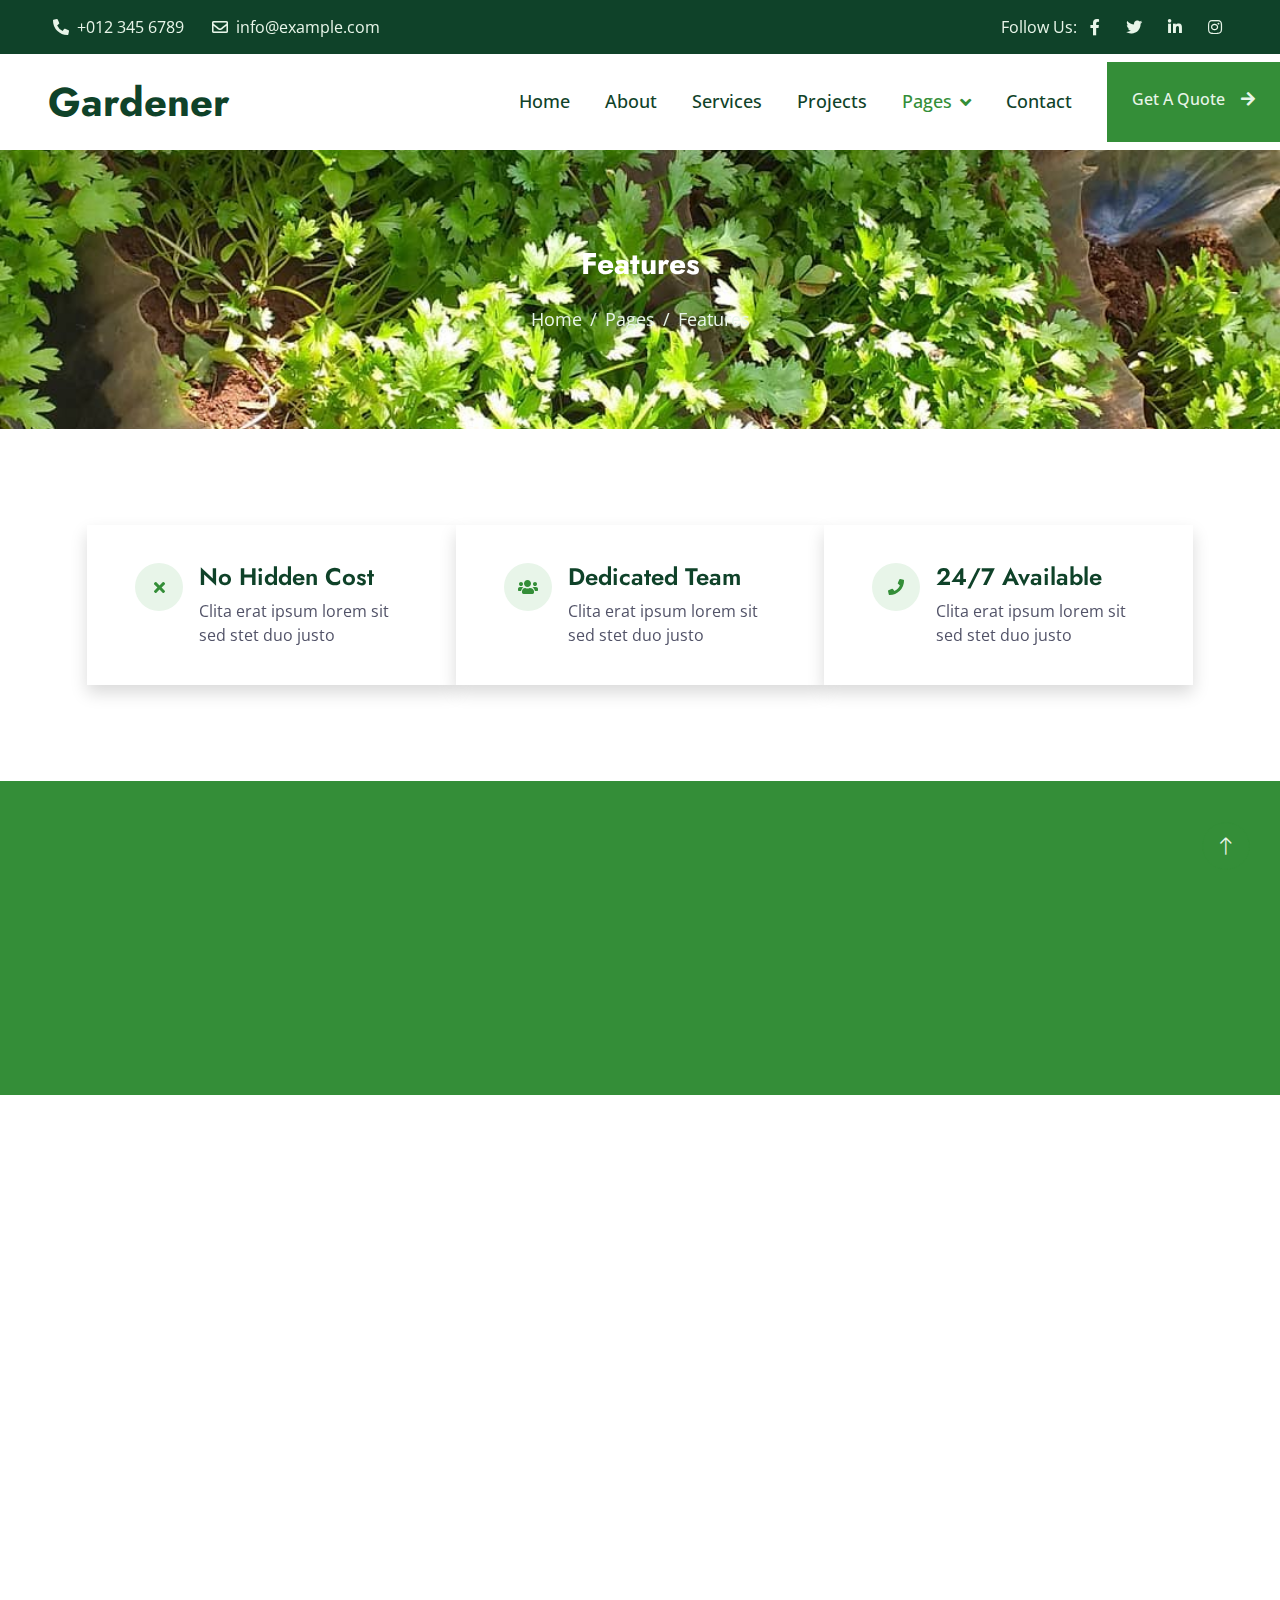
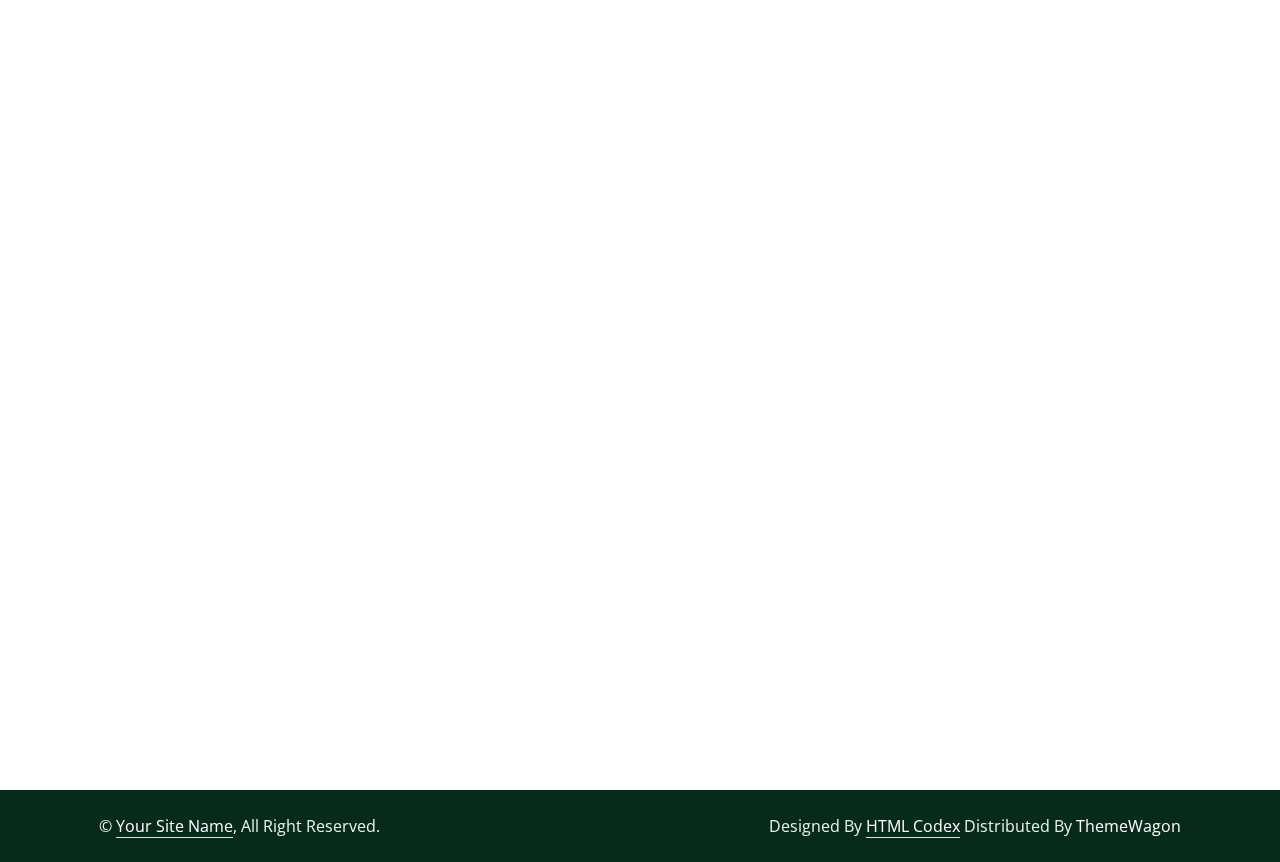
<file: feature.html>
<!DOCTYPE html>
<html lang="en">

<head>
    <meta charset="utf-8">
    <title>Gardener - Gardening Website Template</title>
    <meta content="width=device-width, initial-scale=1.0" name="viewport">
    <meta content="" name="keywords">
    <meta content="" name="description">

    <!-- Favicon -->
    <link href="img/favicon.ico" rel="icon">

    <!-- Google Web Fonts -->
    <link rel="preconnect" href="https://fonts.googleapis.com">
    <link rel="preconnect" href="https://fonts.gstatic.com" crossorigin>
    <link href="https://fonts.googleapis.com/css2?family=Jost:wght@500;600;700&family=Open+Sans:wght@400;500&display=swap" rel="stylesheet">  

    <!-- Icon Font Stylesheet -->
    <link href="https://cdnjs.cloudflare.com/ajax/libs/font-awesome/5.10.0/css/all.min.css" rel="stylesheet">
    <link href="https://cdn.jsdelivr.net/npm/bootstrap-icons@1.4.1/font/bootstrap-icons.css" rel="stylesheet">

    <!-- Libraries Stylesheet -->
    <link href="lib/animate/animate.min.css" rel="stylesheet">
    <link href="lib/owlcarousel/assets/owl.carousel.min.css" rel="stylesheet">
    <link href="lib/lightbox/css/lightbox.min.css" rel="stylesheet">

    <!-- Customized Bootstrap Stylesheet -->
    <link href="css/bootstrap.min.css" rel="stylesheet">

    <!-- Template Stylesheet -->
    <link href="css/style.css" rel="stylesheet">
</head>

<body>
    <!-- Spinner Start -->
    <div id="spinner" class="show bg-white position-fixed translate-middle w-100 vh-100 top-50 start-50 d-flex align-items-center justify-content-center">
        <div class="spinner-border text-primary" role="status" style="width: 3rem; height: 3rem;"></div>
    </div>
    <!-- Spinner End -->


    <!-- Topbar Start -->
    <div class="container-fluid bg-dark text-light px-0 py-2">
        <div class="row gx-0 d-none d-lg-flex">
            <div class="col-lg-7 px-5 text-start">
                <div class="h-100 d-inline-flex align-items-center me-4">
                    <span class="fa fa-phone-alt me-2"></span>
                    <span>+012 345 6789</span>
                </div>
                <div class="h-100 d-inline-flex align-items-center">
                    <span class="far fa-envelope me-2"></span>
                    <span>info@example.com</span>
                </div>
            </div>
            <div class="col-lg-5 px-5 text-end">
                <div class="h-100 d-inline-flex align-items-center mx-n2">
                    <span>Follow Us:</span>
                    <a class="btn btn-link text-light" href=""><i class="fab fa-facebook-f"></i></a>
                    <a class="btn btn-link text-light" href=""><i class="fab fa-twitter"></i></a>
                    <a class="btn btn-link text-light" href=""><i class="fab fa-linkedin-in"></i></a>
                    <a class="btn btn-link text-light" href=""><i class="fab fa-instagram"></i></a>
                </div>
            </div>
        </div>
    </div>
    <!-- Topbar End -->


    <!-- Navbar Start -->
    <nav class="navbar navbar-expand-lg bg-white navbar-light sticky-top p-0">
        <a href="index.html" class="navbar-brand d-flex align-items-center px-4 px-lg-5">
            <h1 class="m-0">Gardener</h1>
        </a>
        <button type="button" class="navbar-toggler me-4" data-bs-toggle="collapse" data-bs-target="#navbarCollapse">
            <span class="navbar-toggler-icon"></span>
        </button>
        <div class="collapse navbar-collapse" id="navbarCollapse">
            <div class="navbar-nav ms-auto p-4 p-lg-0">
                <a href="index.html" class="nav-item nav-link">Home</a>
                <a href="about.html" class="nav-item nav-link">About</a>
                <a href="service.html" class="nav-item nav-link">Services</a>
                <a href="project.html" class="nav-item nav-link">Projects</a>
                <div class="nav-item dropdown">
                    <a href="#" class="nav-link dropdown-toggle active" data-bs-toggle="dropdown">Pages</a>
                    <div class="dropdown-menu bg-light m-0">
                        <a href="feature.html" class="dropdown-item active">Features</a>
                        <a href="quote.html" class="dropdown-item">Free Quote</a>
                        <a href="team.html" class="dropdown-item">Our Team</a>
                        <a href="testimonial.html" class="dropdown-item">Testimonial</a>
                        <a href="404.html" class="dropdown-item">404 Page</a>
                    </div>
                </div>
                <a href="contact.html" class="nav-item nav-link">Contact</a>
            </div>
            <a href="" class="btn btn-primary py-4 px-lg-4 rounded-0 d-none d-lg-block">Get A Quote<i class="fa fa-arrow-right ms-3"></i></a>
        </div>
    </nav>
    <!-- Navbar End -->


    <!-- Page Header Start -->
    <div class="container-fluid page-header py-5 mb-5 wow fadeIn" data-wow-delay="0.1s">
        <div class="container text-center py-5">
            <h1 class="display-3 text-white mb-4 animated slideInDown">Features</h1>
            <nav aria-label="breadcrumb animated slideInDown">
                <ol class="breadcrumb justify-content-center mb-0">
                    <li class="breadcrumb-item"><a href="#">Home</a></li>
                    <li class="breadcrumb-item"><a href="#">Pages</a></li>
                    <li class="breadcrumb-item active" aria-current="page">Features</li>
                </ol>
            </nav>
        </div>
    </div>
    <!-- Page Header End -->


    <!-- Feature Start -->
    <div class="container-fluid py-5">
        <div class="container">
            <div class="row gx-0">
                <div class="col-lg-4 wow fadeIn" data-wow-delay="0.1s">
                    <div class="bg-white shadow d-flex align-items-center h-100 px-5" style="min-height: 160px;">
                        <div class="d-flex">
                            <div class="flex-shrink-0 btn-lg-square rounded-circle bg-light">
                                <i class="fa fa-times text-primary"></i>
                            </div>
                            <div class="ps-3">
                                <h4>No Hidden Cost</h4>
                                <span>Clita erat ipsum lorem sit sed stet duo justo</span>
                            </div>
                        </div>
                    </div>
                </div>
                <div class="col-lg-4 wow fadeIn" data-wow-delay="0.3s">
                    <div class="bg-white shadow d-flex align-items-center h-100 px-5" style="min-height: 160px;">
                        <div class="d-flex">
                            <div class="flex-shrink-0 btn-lg-square rounded-circle bg-light">
                                <i class="fa fa-users text-primary"></i>
                            </div>
                            <div class="ps-3">
                                <h4>Dedicated Team</h4>
                                <span>Clita erat ipsum lorem sit sed stet duo justo</span>
                            </div>
                        </div>
                    </div>
                </div>
                <div class="col-lg-4 wow fadeIn" data-wow-delay="0.5s">
                    <div class="bg-white shadow d-flex align-items-center h-100 px-5" style="min-height: 160px;">
                        <div class="d-flex">
                            <div class="flex-shrink-0 btn-lg-square rounded-circle bg-light">
                                <i class="fa fa-phone text-primary"></i>
                            </div>
                            <div class="ps-3">
                                <h4>24/7 Available</h4>
                                <span>Clita erat ipsum lorem sit sed stet duo justo</span>
                            </div>
                        </div>
                    </div>
                </div>
            </div>
        </div>
    </div>
    <!-- Feature End -->


    <!-- Facts Start -->
    <div class="container-fluid facts my-5 py-5" data-parallax="scroll" data-image-src="img/carousel-1.jpg">
        <div class="container py-5">
            <div class="row g-5">
                <div class="col-sm-6 col-lg-3 text-center wow fadeIn" data-wow-delay="0.1s">
                    <h1 class="display-4 text-white" data-toggle="counter-up">1234</h1>
                    <span class="fs-5 fw-semi-bold text-light">Happy Clients</span>
                </div>
                <div class="col-sm-6 col-lg-3 text-center wow fadeIn" data-wow-delay="0.3s">
                    <h1 class="display-4 text-white" data-toggle="counter-up">1234</h1>
                    <span class="fs-5 fw-semi-bold text-light">Garden Complated</span>
                </div>
                <div class="col-sm-6 col-lg-3 text-center wow fadeIn" data-wow-delay="0.5s">
                    <h1 class="display-4 text-white" data-toggle="counter-up">1234</h1>
                    <span class="fs-5 fw-semi-bold text-light">Dedicated Staff</span>
                </div>
                <div class="col-sm-6 col-lg-3 text-center wow fadeIn" data-wow-delay="0.7s">
                    <h1 class="display-4 text-white" data-toggle="counter-up">1234</h1>
                    <span class="fs-5 fw-semi-bold text-light">Awards Achieved</span>
                </div>
            </div>
        </div>
    </div>
    <!-- Facts End -->


    <!-- Features Start -->
    <div class="container-xxl py-5">
        <div class="container">
            <div class="row g-5 align-items-center">
                <div class="col-lg-6 wow fadeInUp" data-wow-delay="0.1s">
                    <p class="fs-5 fw-bold text-primary">Why Choosing Us!</p>
                    <h1 class="display-5 mb-4">Few Reasons Why People Choosing Us!</h1>
                    <p class="mb-4">Tempor erat elitr rebum at clita. Diam dolor diam ipsum sit. Aliqu diam amet diam et eos. Clita erat ipsum et lorem et sit, sed stet lorem sit clita duo justo magna dolore erat amet</p>
                    <a class="btn btn-primary py-3 px-4" href="">Explore More</a>
                </div>
                <div class="col-lg-6">
                    <div class="row g-4 align-items-center">
                        <div class="col-md-6">
                            <div class="row g-4">
                                <div class="col-12 wow fadeIn" data-wow-delay="0.3s">
                                    <div class="text-center rounded py-5 px-4" style="box-shadow: 0 0 45px rgba(0,0,0,.08);">
                                        <div class="btn-square bg-light rounded-circle mx-auto mb-4" style="width: 90px; height: 90px;">
                                            <i class="fa fa-check fa-3x text-primary"></i>
                                        </div>
                                        <h4 class="mb-0">100% Satisfaction</h4>
                                    </div>
                                </div>
                                <div class="col-12 wow fadeIn" data-wow-delay="0.5s">
                                    <div class="text-center rounded py-5 px-4" style="box-shadow: 0 0 45px rgba(0,0,0,.08);">
                                        <div class="btn-square bg-light rounded-circle mx-auto mb-4" style="width: 90px; height: 90px;">
                                            <i class="fa fa-users fa-3x text-primary"></i>
                                        </div>
                                        <h4 class="mb-0">Dedicated Team</h4>
                                    </div>
                                </div>
                            </div>
                        </div>
                        <div class="col-md-6 wow fadeIn" data-wow-delay="0.7s">
                            <div class="text-center rounded py-5 px-4" style="box-shadow: 0 0 45px rgba(0,0,0,.08);">
                                <div class="btn-square bg-light rounded-circle mx-auto mb-4" style="width: 90px; height: 90px;">
                                    <i class="fa fa-tools fa-3x text-primary"></i>
                                </div>
                                <h4 class="mb-0">Modern Equipment</h4>
                            </div>
                        </div>
                    </div>
                </div>
            </div>
        </div>
    </div>
    <!-- Features End -->


    <!-- Footer Start -->
    <div class="container-fluid bg-dark text-light footer mt-5 py-5 wow fadeIn" data-wow-delay="0.1s">
        <div class="container py-5">
            <div class="row g-5">
                <div class="col-lg-3 col-md-6">
                    <h4 class="text-white mb-4">Our Office</h4>
                    <p class="mb-2"><i class="fa fa-map-marker-alt me-3"></i>123 Street, New York, USA</p>
                    <p class="mb-2"><i class="fa fa-phone-alt me-3"></i>+012 345 67890</p>
                    <p class="mb-2"><i class="fa fa-envelope me-3"></i>info@example.com</p>
                    <div class="d-flex pt-2">
                        <a class="btn btn-square btn-outline-light rounded-circle me-2" href=""><i class="fab fa-twitter"></i></a>
                        <a class="btn btn-square btn-outline-light rounded-circle me-2" href=""><i class="fab fa-facebook-f"></i></a>
                        <a class="btn btn-square btn-outline-light rounded-circle me-2" href=""><i class="fab fa-youtube"></i></a>
                        <a class="btn btn-square btn-outline-light rounded-circle me-2" href=""><i class="fab fa-linkedin-in"></i></a>
                    </div>
                </div>
                <div class="col-lg-3 col-md-6">
                    <h4 class="text-white mb-4">Services</h4>
                    <a class="btn btn-link" href="">Landscaping</a>
                    <a class="btn btn-link" href="">Pruning plants</a>
                    <a class="btn btn-link" href="">Urban Gardening</a>
                    <a class="btn btn-link" href="">Garden Maintenance</a>
                    <a class="btn btn-link" href="">Green Technology</a>
                </div>
                <div class="col-lg-3 col-md-6">
                    <h4 class="text-white mb-4">Quick Links</h4>
                    <a class="btn btn-link" href="">About Us</a>
                    <a class="btn btn-link" href="">Contact Us</a>
                    <a class="btn btn-link" href="">Our Services</a>
                    <a class="btn btn-link" href="">Terms & Condition</a>
                    <a class="btn btn-link" href="">Support</a>
                </div>
                <div class="col-lg-3 col-md-6">
                    <h4 class="text-white mb-4">Newsletter</h4>
                    <p>Dolor amet sit justo amet elitr clita ipsum elitr est.</p>
                    <div class="position-relative w-100">
                        <input class="form-control bg-light border-light w-100 py-3 ps-4 pe-5" type="text" placeholder="Your email">
                        <button type="button" class="btn btn-primary py-2 position-absolute top-0 end-0 mt-2 me-2">SignUp</button>
                    </div>
                </div>
            </div>
        </div>
    </div>
    <!-- Footer End -->


    <!-- Copyright Start -->
    <div class="container-fluid copyright py-4">
        <div class="container">
            <div class="row">
                <div class="col-md-6 text-center text-md-start mb-3 mb-md-0">
                    &copy; <a class="border-bottom" href="#">Your Site Name</a>, All Right Reserved.
                </div>
                <div class="col-md-6 text-center text-md-end">
                    <!--/*** This template is free as long as you keep the footer author’s credit link/attribution link/backlink. If you'd like to use the template without the footer author’s credit link/attribution link/backlink, you can purchase the Credit Removal License from "https://htmlcodex.com/credit-removal". Thank you for your support. ***/-->
                    Designed By <a class="border-bottom" href="https://htmlcodex.com">HTML Codex</a> Distributed By <a href="https://themewagon.com">ThemeWagon</a>
                </div>
            </div>
        </div>
    </div>
    <!-- Copyright End -->


    <!-- Back to Top -->
    <a href="#" class="btn btn-lg btn-primary btn-lg-square rounded-circle back-to-top"><i class="bi bi-arrow-up"></i></a>


    <!-- JavaScript Libraries -->
    <script src="https://code.jquery.com/jquery-3.4.1.min.js"></script>
    <script src="https://cdn.jsdelivr.net/npm/bootstrap@5.0.0/dist/js/bootstrap.bundle.min.js"></script>
    <script src="lib/wow/wow.min.js"></script>
    <script src="lib/easing/easing.min.js"></script>
    <script src="lib/waypoints/waypoints.min.js"></script>
    <script src="lib/owlcarousel/owl.carousel.min.js"></script>
    <script src="lib/counterup/counterup.min.js"></script>
    <script src="lib/parallax/parallax.min.js"></script>
    <script src="lib/isotope/isotope.pkgd.min.js"></script>
    <script src="lib/lightbox/js/lightbox.min.js"></script>

    <!-- Template Javascript -->
    <script src="js/main.js"></script>
</body>

</html>
</file>
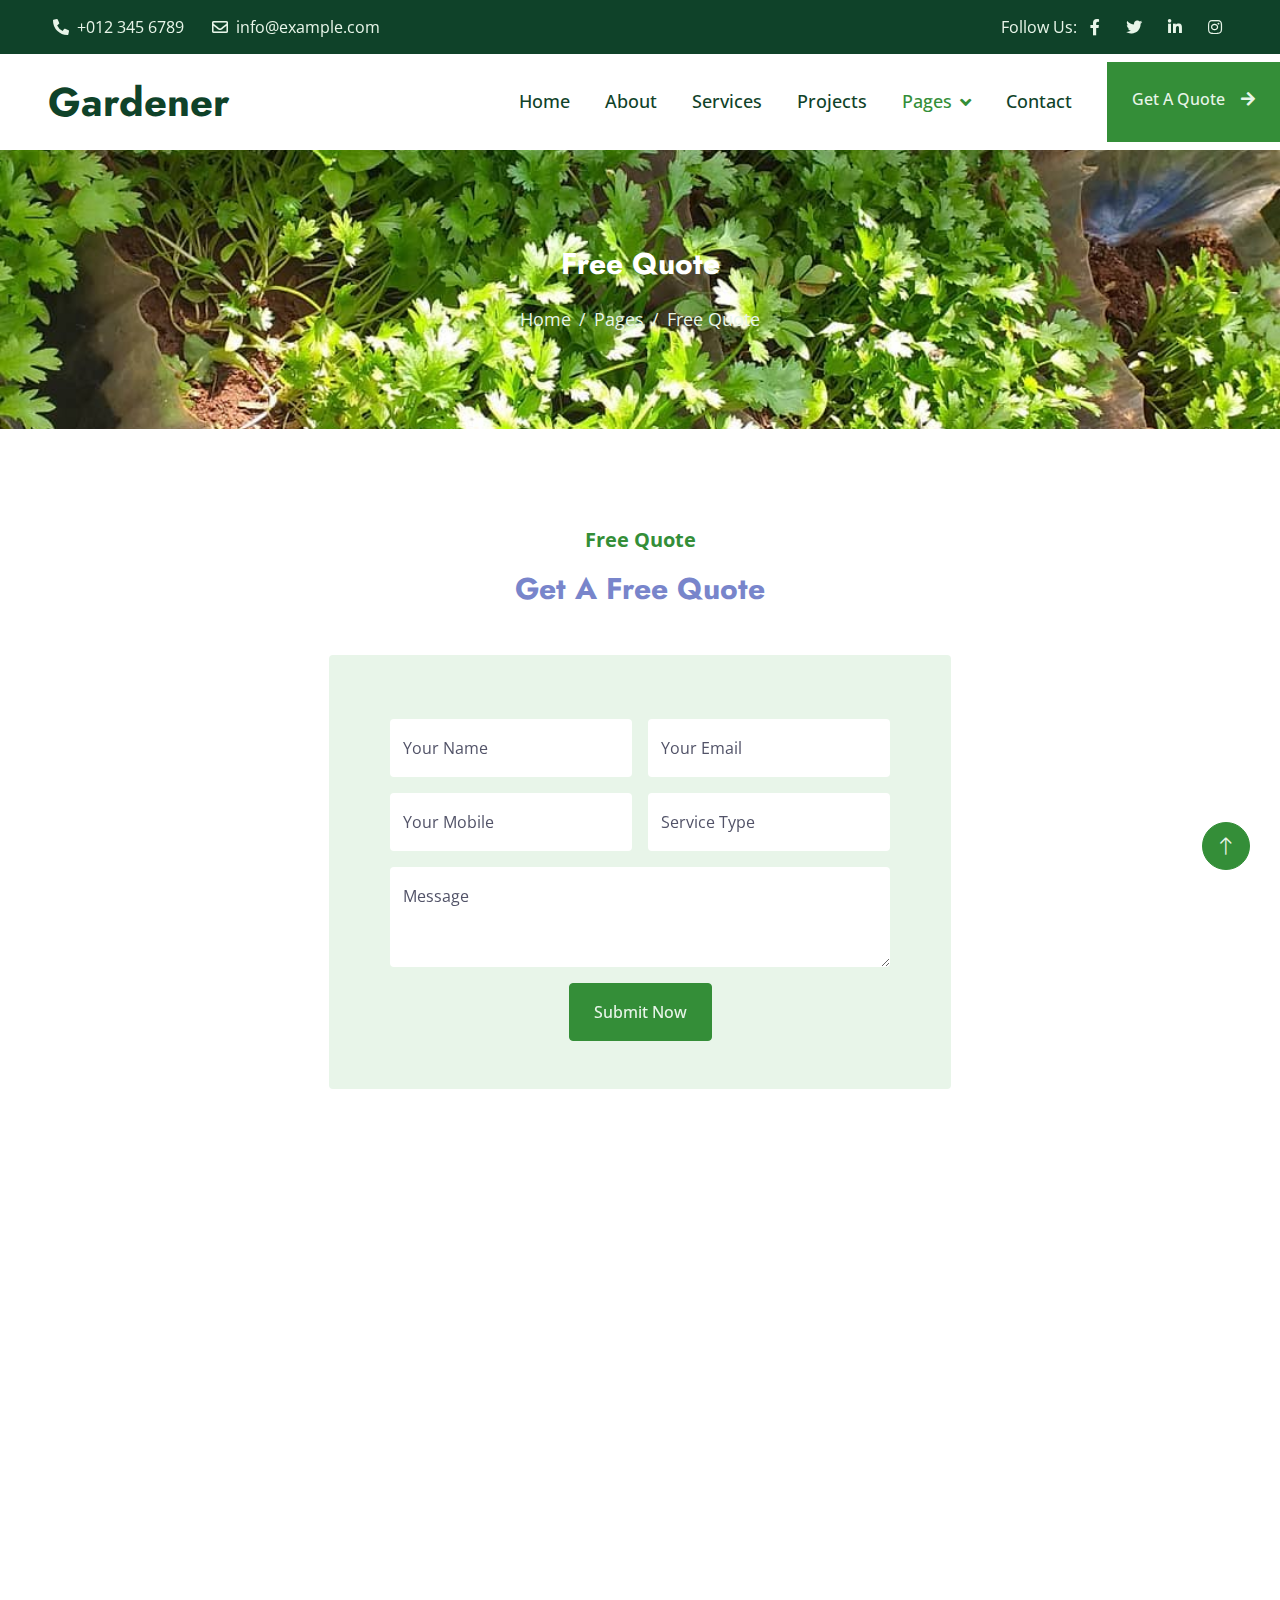
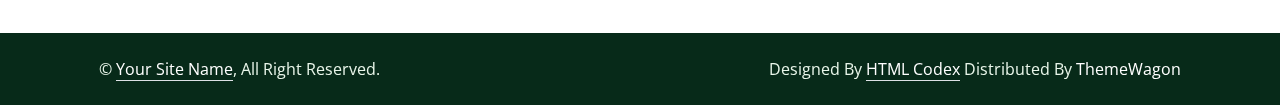
<file: quote.html>
<!DOCTYPE html>
<html lang="en">

<head>
    <meta charset="utf-8">
    <title>Gardener - Gardening Website Template</title>
    <meta content="width=device-width, initial-scale=1.0" name="viewport">
    <meta content="" name="keywords">
    <meta content="" name="description">

    <!-- Favicon -->
    <link href="img/favicon.ico" rel="icon">

    <!-- Google Web Fonts -->
    <link rel="preconnect" href="https://fonts.googleapis.com">
    <link rel="preconnect" href="https://fonts.gstatic.com" crossorigin>
    <link href="https://fonts.googleapis.com/css2?family=Jost:wght@500;600;700&family=Open+Sans:wght@400;500&display=swap" rel="stylesheet">  

    <!-- Icon Font Stylesheet -->
    <link href="https://cdnjs.cloudflare.com/ajax/libs/font-awesome/5.10.0/css/all.min.css" rel="stylesheet">
    <link href="https://cdn.jsdelivr.net/npm/bootstrap-icons@1.4.1/font/bootstrap-icons.css" rel="stylesheet">

    <!-- Libraries Stylesheet -->
    <link href="lib/animate/animate.min.css" rel="stylesheet">
    <link href="lib/owlcarousel/assets/owl.carousel.min.css" rel="stylesheet">
    <link href="lib/lightbox/css/lightbox.min.css" rel="stylesheet">

    <!-- Customized Bootstrap Stylesheet -->
    <link href="css/bootstrap.min.css" rel="stylesheet">

    <!-- Template Stylesheet -->
    <link href="css/style.css" rel="stylesheet">
</head>

<body>
    <!-- Spinner Start -->
    <div id="spinner" class="show bg-white position-fixed translate-middle w-100 vh-100 top-50 start-50 d-flex align-items-center justify-content-center">
        <div class="spinner-border text-primary" role="status" style="width: 3rem; height: 3rem;"></div>
    </div>
    <!-- Spinner End -->


    <!-- Topbar Start -->
    <div class="container-fluid bg-dark text-light px-0 py-2">
        <div class="row gx-0 d-none d-lg-flex">
            <div class="col-lg-7 px-5 text-start">
                <div class="h-100 d-inline-flex align-items-center me-4">
                    <span class="fa fa-phone-alt me-2"></span>
                    <span>+012 345 6789</span>
                </div>
                <div class="h-100 d-inline-flex align-items-center">
                    <span class="far fa-envelope me-2"></span>
                    <span>info@example.com</span>
                </div>
            </div>
            <div class="col-lg-5 px-5 text-end">
                <div class="h-100 d-inline-flex align-items-center mx-n2">
                    <span>Follow Us:</span>
                    <a class="btn btn-link text-light" href=""><i class="fab fa-facebook-f"></i></a>
                    <a class="btn btn-link text-light" href=""><i class="fab fa-twitter"></i></a>
                    <a class="btn btn-link text-light" href=""><i class="fab fa-linkedin-in"></i></a>
                    <a class="btn btn-link text-light" href=""><i class="fab fa-instagram"></i></a>
                </div>
            </div>
        </div>
    </div>
    <!-- Topbar End -->


    <!-- Navbar Start -->
    <nav class="navbar navbar-expand-lg bg-white navbar-light sticky-top p-0">
        <a href="index.html" class="navbar-brand d-flex align-items-center px-4 px-lg-5">
            <h1 class="m-0">Gardener</h1>
        </a>
        <button type="button" class="navbar-toggler me-4" data-bs-toggle="collapse" data-bs-target="#navbarCollapse">
            <span class="navbar-toggler-icon"></span>
        </button>
        <div class="collapse navbar-collapse" id="navbarCollapse">
            <div class="navbar-nav ms-auto p-4 p-lg-0">
                <a href="index.html" class="nav-item nav-link">Home</a>
                <a href="about.html" class="nav-item nav-link">About</a>
                <a href="service.html" class="nav-item nav-link">Services</a>
                <a href="project.html" class="nav-item nav-link">Projects</a>
                <div class="nav-item dropdown">
                    <a href="#" class="nav-link dropdown-toggle active" data-bs-toggle="dropdown">Pages</a>
                    <div class="dropdown-menu bg-light m-0">
                        <a href="feature.html" class="dropdown-item">Features</a>
                        <a href="quote.html" class="dropdown-item active">Free Quote</a>
                        <a href="team.html" class="dropdown-item">Our Team</a>
                        <a href="testimonial.html" class="dropdown-item">Testimonial</a>
                        <a href="404.html" class="dropdown-item">404 Page</a>
                    </div>
                </div>
                <a href="contact.html" class="nav-item nav-link">Contact</a>
            </div>
            <a href="" class="btn btn-primary py-4 px-lg-4 rounded-0 d-none d-lg-block">Get A Quote<i class="fa fa-arrow-right ms-3"></i></a>
        </div>
    </nav>
    <!-- Navbar End -->


    <!-- Page Header Start -->
    <div class="container-fluid page-header py-5 mb-5 wow fadeIn" data-wow-delay="0.1s">
        <div class="container text-center py-5">
            <h1 class="display-3 text-white mb-4 animated slideInDown">Free Quote</h1>
            <nav aria-label="breadcrumb animated slideInDown">
                <ol class="breadcrumb justify-content-center mb-0">
                    <li class="breadcrumb-item"><a href="#">Home</a></li>
                    <li class="breadcrumb-item"><a href="#">Pages</a></li>
                    <li class="breadcrumb-item active" aria-current="page">Free Quote</li>
                </ol>
            </nav>
        </div>
    </div>
    <!-- Page Header End -->


    <!-- Quote Start -->
    <div class="container-fluid py-5">
        <div class="container">
            <div class="text-center mx-auto wow fadeInUp" data-wow-delay="0.1s" style="max-width: 500px;">
                <p class="fs-5 fw-bold text-primary">Free Quote</p>
                <h1 class="display-5 mb-5">Get A Free Quote</h1>
            </div>
            <div class="row justify-content-center">
                <div class="col-lg-7">
                    <div class="bg-light rounded p-4 p-sm-5 wow fadeInUp" data-wow-delay="0.1s">
                        <div class="row g-3">
                            <div class="col-sm-6">
                                <div class="form-floating">
                                    <input type="text" class="form-control border-0" id="gname" placeholder="Gurdian Name">
                                    <label for="gname">Your Name</label>
                                </div>
                            </div>
                            <div class="col-sm-6">
                                <div class="form-floating">
                                    <input type="email" class="form-control border-0" id="gmail" placeholder="Gurdian Email">
                                    <label for="gmail">Your Email</label>
                                </div>
                            </div>
                            <div class="col-sm-6">
                                <div class="form-floating">
                                    <input type="text" class="form-control border-0" id="cname" placeholder="Child Name">
                                    <label for="cname">Your Mobile</label>
                                </div>
                            </div>
                            <div class="col-sm-6">
                                <div class="form-floating">
                                    <input type="text" class="form-control border-0" id="cage" placeholder="Child Age">
                                    <label for="cage">Service Type</label>
                                </div>
                            </div>
                            <div class="col-12">
                                <div class="form-floating">
                                    <textarea class="form-control border-0" placeholder="Leave a message here" id="message" style="height: 100px"></textarea>
                                    <label for="message">Message</label>
                                </div>
                            </div>
                            <div class="col-12 text-center">
                                <button class="btn btn-primary py-3 px-4" type="submit">Submit Now</button>
                            </div>
                        </div>
                    </div>
                </div>
            </div>
        </div>
    </div>
    <!-- Quote End -->


    <!-- Footer Start -->
    <div class="container-fluid bg-dark text-light footer mt-5 py-5 wow fadeIn" data-wow-delay="0.1s">
        <div class="container py-5">
            <div class="row g-5">
                <div class="col-lg-3 col-md-6">
                    <h4 class="text-white mb-4">Our Office</h4>
                    <p class="mb-2"><i class="fa fa-map-marker-alt me-3"></i>123 Street, New York, USA</p>
                    <p class="mb-2"><i class="fa fa-phone-alt me-3"></i>+012 345 67890</p>
                    <p class="mb-2"><i class="fa fa-envelope me-3"></i>info@example.com</p>
                    <div class="d-flex pt-2">
                        <a class="btn btn-square btn-outline-light rounded-circle me-2" href=""><i class="fab fa-twitter"></i></a>
                        <a class="btn btn-square btn-outline-light rounded-circle me-2" href=""><i class="fab fa-facebook-f"></i></a>
                        <a class="btn btn-square btn-outline-light rounded-circle me-2" href=""><i class="fab fa-youtube"></i></a>
                        <a class="btn btn-square btn-outline-light rounded-circle me-2" href=""><i class="fab fa-linkedin-in"></i></a>
                    </div>
                </div>
                <div class="col-lg-3 col-md-6">
                    <h4 class="text-white mb-4">Services</h4>
                    <a class="btn btn-link" href="">Landscaping</a>
                    <a class="btn btn-link" href="">Pruning plants</a>
                    <a class="btn btn-link" href="">Urban Gardening</a>
                    <a class="btn btn-link" href="">Garden Maintenance</a>
                    <a class="btn btn-link" href="">Green Technology</a>
                </div>
                <div class="col-lg-3 col-md-6">
                    <h4 class="text-white mb-4">Quick Links</h4>
                    <a class="btn btn-link" href="">About Us</a>
                    <a class="btn btn-link" href="">Contact Us</a>
                    <a class="btn btn-link" href="">Our Services</a>
                    <a class="btn btn-link" href="">Terms & Condition</a>
                    <a class="btn btn-link" href="">Support</a>
                </div>
                <div class="col-lg-3 col-md-6">
                    <h4 class="text-white mb-4">Newsletter</h4>
                    <p>Dolor amet sit justo amet elitr clita ipsum elitr est.</p>
                    <div class="position-relative w-100">
                        <input class="form-control bg-light border-light w-100 py-3 ps-4 pe-5" type="text" placeholder="Your email">
                        <button type="button" class="btn btn-primary py-2 position-absolute top-0 end-0 mt-2 me-2">SignUp</button>
                    </div>
                </div>
            </div>
        </div>
    </div>
    <!-- Footer End -->


    <!-- Copyright Start -->
    <div class="container-fluid copyright py-4">
        <div class="container">
            <div class="row">
                <div class="col-md-6 text-center text-md-start mb-3 mb-md-0">
                    &copy; <a class="border-bottom" href="#">Your Site Name</a>, All Right Reserved.
                </div>
                <div class="col-md-6 text-center text-md-end">
                    <!--/*** This template is free as long as you keep the footer author’s credit link/attribution link/backlink. If you'd like to use the template without the footer author’s credit link/attribution link/backlink, you can purchase the Credit Removal License from "https://htmlcodex.com/credit-removal". Thank you for your support. ***/-->
                    Designed By <a class="border-bottom" href="https://htmlcodex.com">HTML Codex</a> Distributed By <a href="https://themewagon.com">ThemeWagon</a>
                </div>
            </div>
        </div>
    </div>
    <!-- Copyright End -->


    <!-- Back to Top -->
    <a href="#" class="btn btn-lg btn-primary btn-lg-square rounded-circle back-to-top"><i class="bi bi-arrow-up"></i></a>


    <!-- JavaScript Libraries -->
    <script src="https://code.jquery.com/jquery-3.4.1.min.js"></script>
    <script src="https://cdn.jsdelivr.net/npm/bootstrap@5.0.0/dist/js/bootstrap.bundle.min.js"></script>
    <script src="lib/wow/wow.min.js"></script>
    <script src="lib/easing/easing.min.js"></script>
    <script src="lib/waypoints/waypoints.min.js"></script>
    <script src="lib/owlcarousel/owl.carousel.min.js"></script>
    <script src="lib/counterup/counterup.min.js"></script>
    <script src="lib/parallax/parallax.min.js"></script>
    <script src="lib/isotope/isotope.pkgd.min.js"></script>
    <script src="lib/lightbox/js/lightbox.min.js"></script>

    <!-- Template Javascript -->
    <script src="js/main.js"></script>
</body>

</html>
</file>
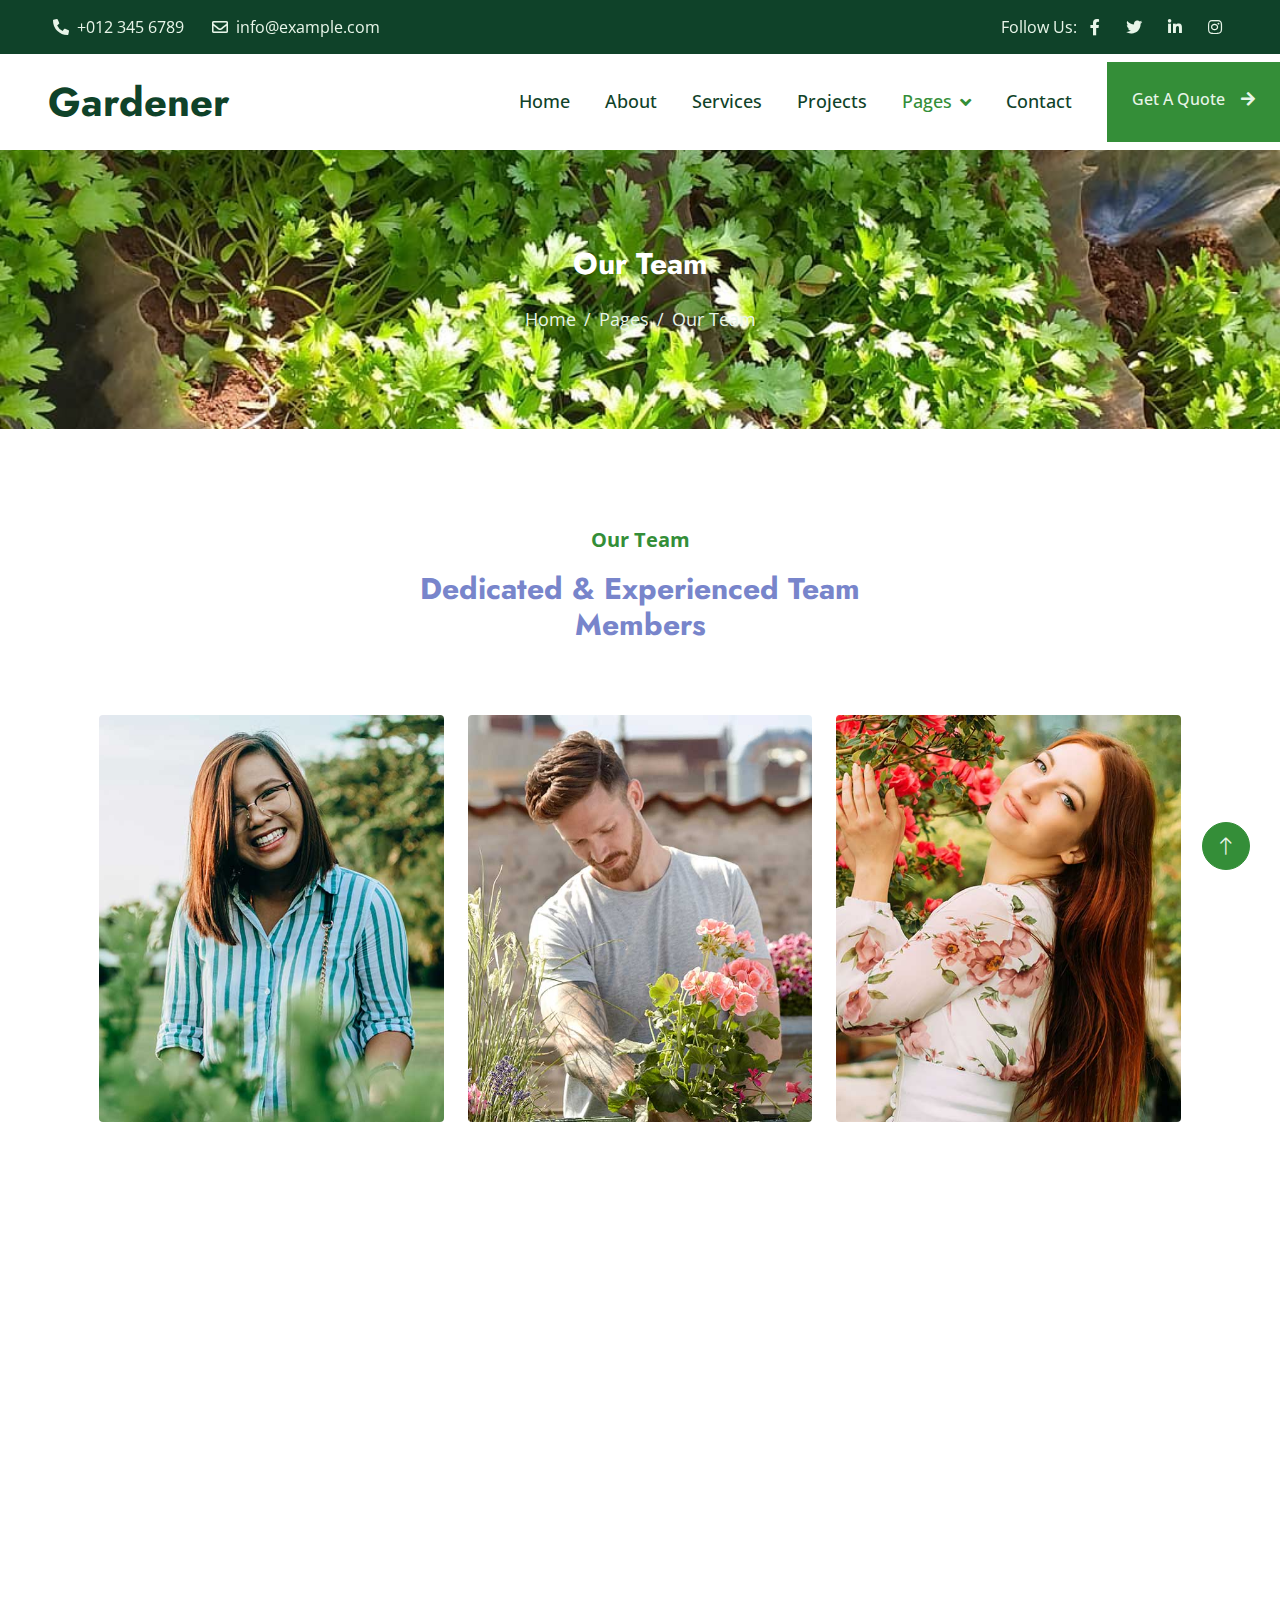
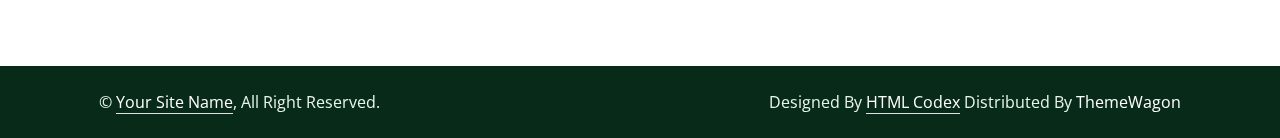
<file: team.html>
<!DOCTYPE html>
<html lang="en">

<head>
    <meta charset="utf-8">
    <title>Gardener - Gardening Website Template</title>
    <meta content="width=device-width, initial-scale=1.0" name="viewport">
    <meta content="" name="keywords">
    <meta content="" name="description">

    <!-- Favicon -->
    <link href="img/favicon.ico" rel="icon">

    <!-- Google Web Fonts -->
    <link rel="preconnect" href="https://fonts.googleapis.com">
    <link rel="preconnect" href="https://fonts.gstatic.com" crossorigin>
    <link href="https://fonts.googleapis.com/css2?family=Jost:wght@500;600;700&family=Open+Sans:wght@400;500&display=swap" rel="stylesheet">  

    <!-- Icon Font Stylesheet -->
    <link href="https://cdnjs.cloudflare.com/ajax/libs/font-awesome/5.10.0/css/all.min.css" rel="stylesheet">
    <link href="https://cdn.jsdelivr.net/npm/bootstrap-icons@1.4.1/font/bootstrap-icons.css" rel="stylesheet">

    <!-- Libraries Stylesheet -->
    <link href="lib/animate/animate.min.css" rel="stylesheet">
    <link href="lib/owlcarousel/assets/owl.carousel.min.css" rel="stylesheet">
    <link href="lib/lightbox/css/lightbox.min.css" rel="stylesheet">

    <!-- Customized Bootstrap Stylesheet -->
    <link href="css/bootstrap.min.css" rel="stylesheet">

    <!-- Template Stylesheet -->
    <link href="css/style.css" rel="stylesheet">
</head>

<body>
    <!-- Spinner Start -->
    <div id="spinner" class="show bg-white position-fixed translate-middle w-100 vh-100 top-50 start-50 d-flex align-items-center justify-content-center">
        <div class="spinner-border text-primary" role="status" style="width: 3rem; height: 3rem;"></div>
    </div>
    <!-- Spinner End -->


    <!-- Topbar Start -->
    <div class="container-fluid bg-dark text-light px-0 py-2">
        <div class="row gx-0 d-none d-lg-flex">
            <div class="col-lg-7 px-5 text-start">
                <div class="h-100 d-inline-flex align-items-center me-4">
                    <span class="fa fa-phone-alt me-2"></span>
                    <span>+012 345 6789</span>
                </div>
                <div class="h-100 d-inline-flex align-items-center">
                    <span class="far fa-envelope me-2"></span>
                    <span>info@example.com</span>
                </div>
            </div>
            <div class="col-lg-5 px-5 text-end">
                <div class="h-100 d-inline-flex align-items-center mx-n2">
                    <span>Follow Us:</span>
                    <a class="btn btn-link text-light" href=""><i class="fab fa-facebook-f"></i></a>
                    <a class="btn btn-link text-light" href=""><i class="fab fa-twitter"></i></a>
                    <a class="btn btn-link text-light" href=""><i class="fab fa-linkedin-in"></i></a>
                    <a class="btn btn-link text-light" href=""><i class="fab fa-instagram"></i></a>
                </div>
            </div>
        </div>
    </div>
    <!-- Topbar End -->


    <!-- Navbar Start -->
    <nav class="navbar navbar-expand-lg bg-white navbar-light sticky-top p-0">
        <a href="index.html" class="navbar-brand d-flex align-items-center px-4 px-lg-5">
            <h1 class="m-0">Gardener</h1>
        </a>
        <button type="button" class="navbar-toggler me-4" data-bs-toggle="collapse" data-bs-target="#navbarCollapse">
            <span class="navbar-toggler-icon"></span>
        </button>
        <div class="collapse navbar-collapse" id="navbarCollapse">
            <div class="navbar-nav ms-auto p-4 p-lg-0">
                <a href="index.html" class="nav-item nav-link">Home</a>
                <a href="about.html" class="nav-item nav-link">About</a>
                <a href="service.html" class="nav-item nav-link">Services</a>
                <a href="project.html" class="nav-item nav-link">Projects</a>
                <div class="nav-item dropdown">
                    <a href="#" class="nav-link dropdown-toggle active" data-bs-toggle="dropdown">Pages</a>
                    <div class="dropdown-menu bg-light m-0">
                        <a href="feature.html" class="dropdown-item">Features</a>
                        <a href="quote.html" class="dropdown-item">Free Quote</a>
                        <a href="team.html" class="dropdown-item active">Our Team</a>
                        <a href="testimonial.html" class="dropdown-item">Testimonial</a>
                        <a href="404.html" class="dropdown-item">404 Page</a>
                    </div>
                </div>
                <a href="contact.html" class="nav-item nav-link">Contact</a>
            </div>
            <a href="" class="btn btn-primary py-4 px-lg-4 rounded-0 d-none d-lg-block">Get A Quote<i class="fa fa-arrow-right ms-3"></i></a>
        </div>
    </nav>
    <!-- Navbar End -->


    <!-- Page Header Start -->
    <div class="container-fluid page-header py-5 mb-5 wow fadeIn" data-wow-delay="0.1s">
        <div class="container text-center py-5">
            <h1 class="display-3 text-white mb-4 animated slideInDown">Our Team</h1>
            <nav aria-label="breadcrumb animated slideInDown">
                <ol class="breadcrumb justify-content-center mb-0">
                    <li class="breadcrumb-item"><a href="#">Home</a></li>
                    <li class="breadcrumb-item"><a href="#">Pages</a></li>
                    <li class="breadcrumb-item active" aria-current="page">Our Team</li>
                </ol>
            </nav>
        </div>
    </div>
    <!-- Page Header End -->


    <!-- Team Start -->
    <div class="container-xxl py-5">
        <div class="container">
            <div class="text-center mx-auto wow fadeInUp" data-wow-delay="0.1s" style="max-width: 500px;">
                <p class="fs-5 fw-bold text-primary">Our Team</p>
                <h1 class="display-5 mb-5">Dedicated & Experienced Team Members</h1>
            </div>
            <div class="row g-4">
                <div class="col-lg-4 col-md-6 wow fadeInUp" data-wow-delay="0.1s">
                    <div class="team-item rounded">
                        <img class="img-fluid" src="img/team-1.jpg" alt="">
                        <div class="team-text">
                            <h4 class="mb-0">Doris Jordan</h4>
                            <p class="text-primary">Landscape Designer</p>
                            <div class="team-social d-flex">
                                <a class="btn btn-square rounded-circle me-2" href=""><i class="fab fa-facebook-f"></i></a>
                                <a class="btn btn-square rounded-circle me-2" href=""><i class="fab fa-twitter"></i></a>
                                <a class="btn btn-square rounded-circle me-2" href=""><i class="fab fa-instagram"></i></a>
                            </div>
                        </div>
                    </div>
                </div>
                <div class="col-lg-4 col-md-6 wow fadeInUp" data-wow-delay="0.3s">
                    <div class="team-item rounded">
                        <img class="img-fluid" src="img/team-2.jpg" alt="">
                        <div class="team-text">
                            <h4 class="mb-0">Johnny Ramirez</h4>
                            <p class="text-primary">Garden Designer</p>
                            <div class="team-social d-flex">
                                <a class="btn btn-square rounded-circle me-2" href=""><i class="fab fa-facebook-f"></i></a>
                                <a class="btn btn-square rounded-circle me-2" href=""><i class="fab fa-twitter"></i></a>
                                <a class="btn btn-square rounded-circle me-2" href=""><i class="fab fa-instagram"></i></a>
                            </div>
                        </div>
                    </div>
                </div>
                <div class="col-lg-4 col-md-6 wow fadeInUp" data-wow-delay="0.5s">
                    <div class="team-item rounded">
                        <img class="img-fluid" src="img/team-3.jpg" alt="">
                        <div class="team-text">
                            <h4 class="mb-0">Diana Wagner</h4>
                            <p class="text-primary">Senior Gardener</p>
                            <div class="team-social d-flex">
                                <a class="btn btn-square rounded-circle me-2" href=""><i class="fab fa-facebook-f"></i></a>
                                <a class="btn btn-square rounded-circle me-2" href=""><i class="fab fa-twitter"></i></a>
                                <a class="btn btn-square rounded-circle me-2" href=""><i class="fab fa-instagram"></i></a>
                            </div>
                        </div>
                    </div>
                </div>
            </div>
        </div>
    </div>
    <!-- Team End -->


    <!-- Footer Start -->
    <div class="container-fluid bg-dark text-light footer mt-5 py-5 wow fadeIn" data-wow-delay="0.1s">
        <div class="container py-5">
            <div class="row g-5">
                <div class="col-lg-3 col-md-6">
                    <h4 class="text-white mb-4">Our Office</h4>
                    <p class="mb-2"><i class="fa fa-map-marker-alt me-3"></i>123 Street, New York, USA</p>
                    <p class="mb-2"><i class="fa fa-phone-alt me-3"></i>+012 345 67890</p>
                    <p class="mb-2"><i class="fa fa-envelope me-3"></i>info@example.com</p>
                    <div class="d-flex pt-2">
                        <a class="btn btn-square btn-outline-light rounded-circle me-2" href=""><i class="fab fa-twitter"></i></a>
                        <a class="btn btn-square btn-outline-light rounded-circle me-2" href=""><i class="fab fa-facebook-f"></i></a>
                        <a class="btn btn-square btn-outline-light rounded-circle me-2" href=""><i class="fab fa-youtube"></i></a>
                        <a class="btn btn-square btn-outline-light rounded-circle me-2" href=""><i class="fab fa-linkedin-in"></i></a>
                    </div>
                </div>
                <div class="col-lg-3 col-md-6">
                    <h4 class="text-white mb-4">Services</h4>
                    <a class="btn btn-link" href="">Landscaping</a>
                    <a class="btn btn-link" href="">Pruning plants</a>
                    <a class="btn btn-link" href="">Urban Gardening</a>
                    <a class="btn btn-link" href="">Garden Maintenance</a>
                    <a class="btn btn-link" href="">Green Technology</a>
                </div>
                <div class="col-lg-3 col-md-6">
                    <h4 class="text-white mb-4">Quick Links</h4>
                    <a class="btn btn-link" href="">About Us</a>
                    <a class="btn btn-link" href="">Contact Us</a>
                    <a class="btn btn-link" href="">Our Services</a>
                    <a class="btn btn-link" href="">Terms & Condition</a>
                    <a class="btn btn-link" href="">Support</a>
                </div>
                <div class="col-lg-3 col-md-6">
                    <h4 class="text-white mb-4">Newsletter</h4>
                    <p>Dolor amet sit justo amet elitr clita ipsum elitr est.</p>
                    <div class="position-relative w-100">
                        <input class="form-control bg-light border-light w-100 py-3 ps-4 pe-5" type="text" placeholder="Your email">
                        <button type="button" class="btn btn-primary py-2 position-absolute top-0 end-0 mt-2 me-2">SignUp</button>
                    </div>
                </div>
            </div>
        </div>
    </div>
    <!-- Footer End -->


    <!-- Copyright Start -->
    <div class="container-fluid copyright py-4">
        <div class="container">
            <div class="row">
                <div class="col-md-6 text-center text-md-start mb-3 mb-md-0">
                    &copy; <a class="border-bottom" href="#">Your Site Name</a>, All Right Reserved.
                </div>
                <div class="col-md-6 text-center text-md-end">
                    <!--/*** This template is free as long as you keep the footer author’s credit link/attribution link/backlink. If you'd like to use the template without the footer author’s credit link/attribution link/backlink, you can purchase the Credit Removal License from "https://htmlcodex.com/credit-removal". Thank you for your support. ***/-->
                    Designed By <a class="border-bottom" href="https://htmlcodex.com">HTML Codex</a> Distributed By <a href="https://themewagon.com">ThemeWagon</a>
                </div>
            </div>
        </div>
    </div>
    <!-- Copyright End -->


    <!-- Back to Top -->
    <a href="#" class="btn btn-lg btn-primary btn-lg-square rounded-circle back-to-top"><i class="bi bi-arrow-up"></i></a>


    <!-- JavaScript Libraries -->
    <script src="https://code.jquery.com/jquery-3.4.1.min.js"></script>
    <script src="https://cdn.jsdelivr.net/npm/bootstrap@5.0.0/dist/js/bootstrap.bundle.min.js"></script>
    <script src="lib/wow/wow.min.js"></script>
    <script src="lib/easing/easing.min.js"></script>
    <script src="lib/waypoints/waypoints.min.js"></script>
    <script src="lib/owlcarousel/owl.carousel.min.js"></script>
    <script src="lib/counterup/counterup.min.js"></script>
    <script src="lib/parallax/parallax.min.js"></script>
    <script src="lib/isotope/isotope.pkgd.min.js"></script>
    <script src="lib/lightbox/js/lightbox.min.js"></script>

    <!-- Template Javascript -->
    <script src="js/main.js"></script>
</body>

</html>
</file>
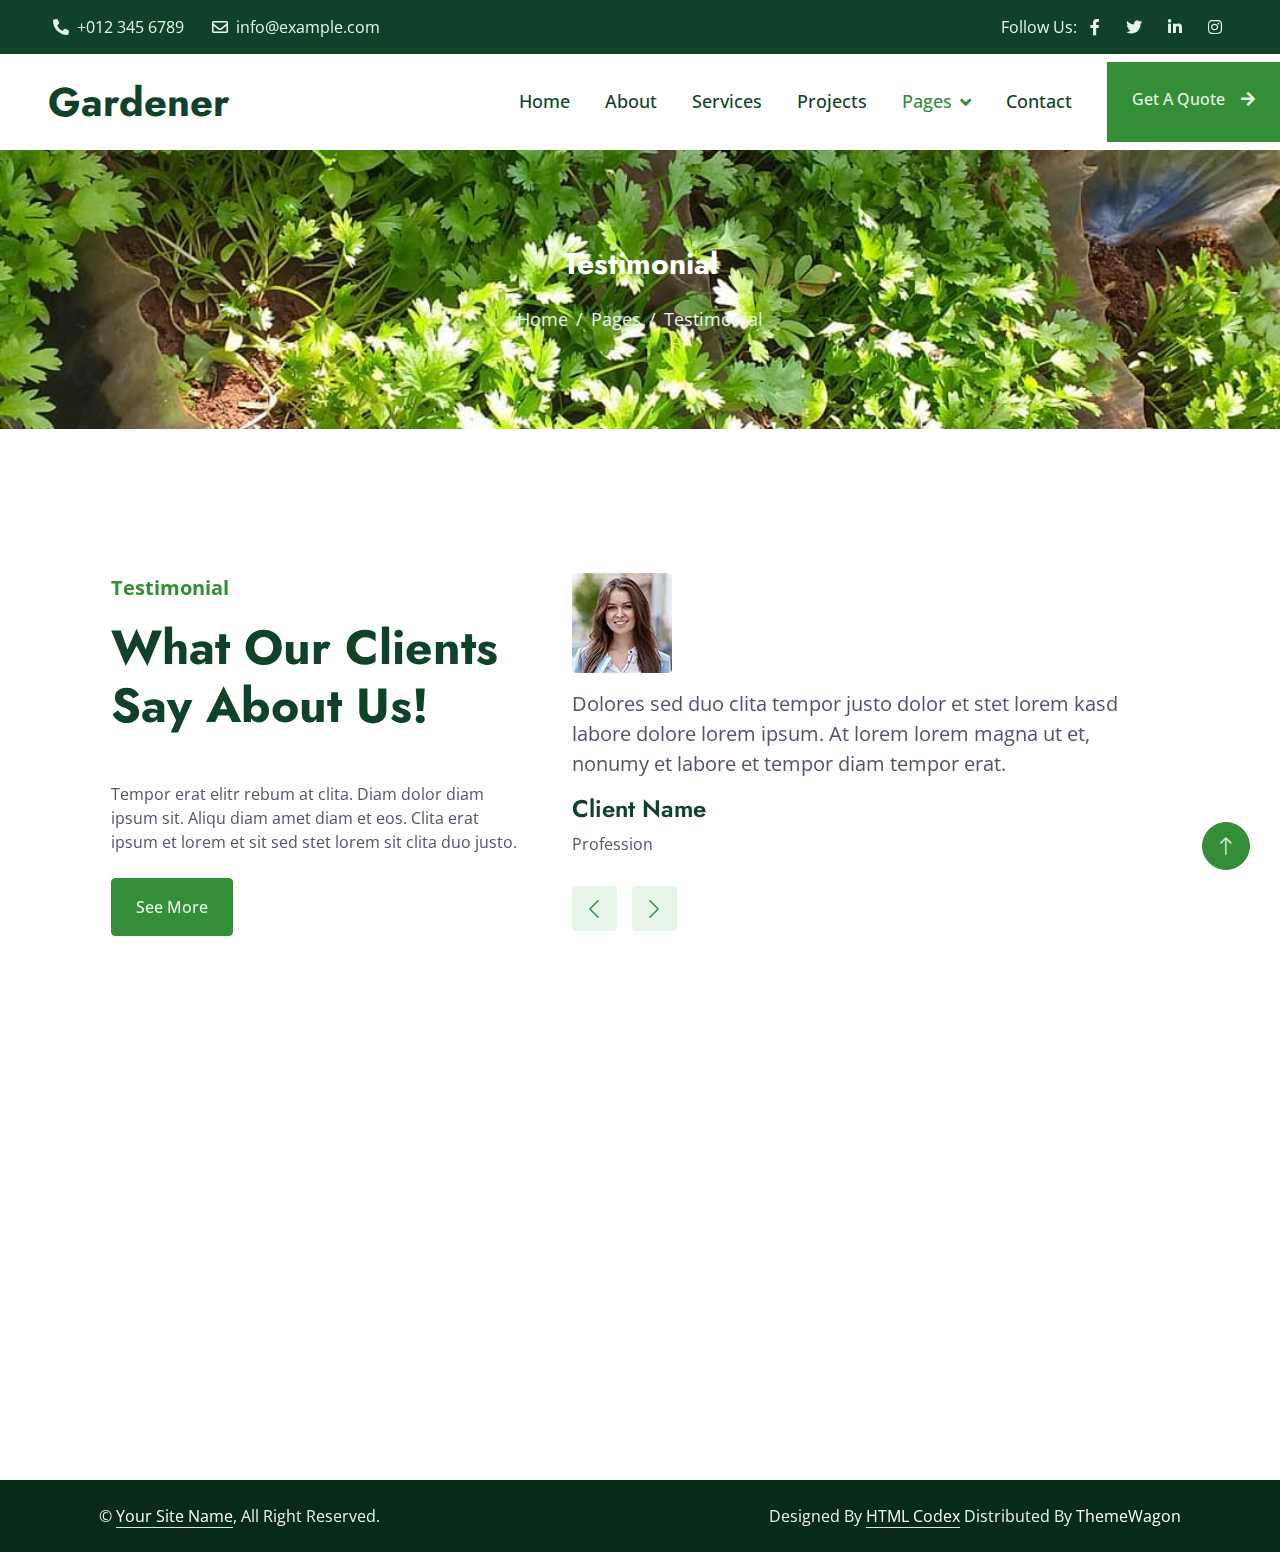
<file: testimonial.html>
<!DOCTYPE html>
<html lang="en">

<head>
    <meta charset="utf-8">
    <title>Gardener - Gardening Website Template</title>
    <meta content="width=device-width, initial-scale=1.0" name="viewport">
    <meta content="" name="keywords">
    <meta content="" name="description">

    <!-- Favicon -->
    <link href="img/favicon.ico" rel="icon">

    <!-- Google Web Fonts -->
    <link rel="preconnect" href="https://fonts.googleapis.com">
    <link rel="preconnect" href="https://fonts.gstatic.com" crossorigin>
    <link href="https://fonts.googleapis.com/css2?family=Jost:wght@500;600;700&family=Open+Sans:wght@400;500&display=swap" rel="stylesheet">  

    <!-- Icon Font Stylesheet -->
    <link href="https://cdnjs.cloudflare.com/ajax/libs/font-awesome/5.10.0/css/all.min.css" rel="stylesheet">
    <link href="https://cdn.jsdelivr.net/npm/bootstrap-icons@1.4.1/font/bootstrap-icons.css" rel="stylesheet">

    <!-- Libraries Stylesheet -->
    <link href="lib/animate/animate.min.css" rel="stylesheet">
    <link href="lib/owlcarousel/assets/owl.carousel.min.css" rel="stylesheet">
    <link href="lib/lightbox/css/lightbox.min.css" rel="stylesheet">

    <!-- Customized Bootstrap Stylesheet -->
    <link href="css/bootstrap.min.css" rel="stylesheet">

    <!-- Template Stylesheet -->
    <link href="css/style.css" rel="stylesheet">
</head>

<body>
    <!-- Spinner Start -->
    <div id="spinner" class="show bg-white position-fixed translate-middle w-100 vh-100 top-50 start-50 d-flex align-items-center justify-content-center">
        <div class="spinner-border text-primary" role="status" style="width: 3rem; height: 3rem;"></div>
    </div>
    <!-- Spinner End -->


    <!-- Topbar Start -->
    <div class="container-fluid bg-dark text-light px-0 py-2">
        <div class="row gx-0 d-none d-lg-flex">
            <div class="col-lg-7 px-5 text-start">
                <div class="h-100 d-inline-flex align-items-center me-4">
                    <span class="fa fa-phone-alt me-2"></span>
                    <span>+012 345 6789</span>
                </div>
                <div class="h-100 d-inline-flex align-items-center">
                    <span class="far fa-envelope me-2"></span>
                    <span>info@example.com</span>
                </div>
            </div>
            <div class="col-lg-5 px-5 text-end">
                <div class="h-100 d-inline-flex align-items-center mx-n2">
                    <span>Follow Us:</span>
                    <a class="btn btn-link text-light" href=""><i class="fab fa-facebook-f"></i></a>
                    <a class="btn btn-link text-light" href=""><i class="fab fa-twitter"></i></a>
                    <a class="btn btn-link text-light" href=""><i class="fab fa-linkedin-in"></i></a>
                    <a class="btn btn-link text-light" href=""><i class="fab fa-instagram"></i></a>
                </div>
            </div>
        </div>
    </div>
    <!-- Topbar End -->


    <!-- Navbar Start -->
    <nav class="navbar navbar-expand-lg bg-white navbar-light sticky-top p-0">
        <a href="index.html" class="navbar-brand d-flex align-items-center px-4 px-lg-5">
            <h1 class="m-0">Gardener</h1>
        </a>
        <button type="button" class="navbar-toggler me-4" data-bs-toggle="collapse" data-bs-target="#navbarCollapse">
            <span class="navbar-toggler-icon"></span>
        </button>
        <div class="collapse navbar-collapse" id="navbarCollapse">
            <div class="navbar-nav ms-auto p-4 p-lg-0">
                <a href="index.html" class="nav-item nav-link">Home</a>
                <a href="about.html" class="nav-item nav-link">About</a>
                <a href="service.html" class="nav-item nav-link">Services</a>
                <a href="project.html" class="nav-item nav-link">Projects</a>
                <div class="nav-item dropdown">
                    <a href="#" class="nav-link dropdown-toggle active" data-bs-toggle="dropdown">Pages</a>
                    <div class="dropdown-menu bg-light m-0">
                        <a href="feature.html" class="dropdown-item">Features</a>
                        <a href="quote.html" class="dropdown-item">Free Quote</a>
                        <a href="team.html" class="dropdown-item">Our Team</a>
                        <a href="testimonial.html" class="dropdown-item active">Testimonial</a>
                        <a href="404.html" class="dropdown-item">404 Page</a>
                    </div>
                </div>
                <a href="contact.html" class="nav-item nav-link">Contact</a>
            </div>
            <a href="" class="btn btn-primary py-4 px-lg-4 rounded-0 d-none d-lg-block">Get A Quote<i class="fa fa-arrow-right ms-3"></i></a>
        </div>
    </nav>
    <!-- Navbar End -->


    <!-- Page Header Start -->
    <div class="container-fluid page-header py-5 mb-5 wow fadeIn" data-wow-delay="0.1s">
        <div class="container text-center py-5">
            <h1 class="display-3 text-white mb-4 animated slideInDown">Testimonial</h1>
            <nav aria-label="breadcrumb animated slideInDown">
                <ol class="breadcrumb justify-content-center mb-0">
                    <li class="breadcrumb-item"><a href="#">Home</a></li>
                    <li class="breadcrumb-item"><a href="#">Pages</a></li>
                    <li class="breadcrumb-item active" aria-current="page">Testimonial</li>
                </ol>
            </nav>
        </div>
    </div>
    <!-- Page Header End -->


    <!-- Testimonial Start -->
    <div class="container-xxl py-5">
        <div class="container">
            <div class="row g-5">
                <div class="col-lg-5 wow fadeInUp" data-wow-delay="0.1s">
                    <p class="fs-5 fw-bold text-primary">Testimonial</p>
                    <h1 class="display-5 mb-5">What Our Clients Say About Us!</h1>
                    <p class="mb-4">Tempor erat elitr rebum at clita. Diam dolor diam ipsum sit. Aliqu diam amet diam et eos. Clita erat ipsum et lorem et sit sed stet lorem sit clita duo justo.</p>
                    <a class="btn btn-primary py-3 px-4" href="">See More</a>
                </div>
                <div class="col-lg-7 wow fadeInUp" data-wow-delay="0.5s">
                    <div class="owl-carousel testimonial-carousel">
                        <div class="testimonial-item">
                            <img class="img-fluid rounded mb-3" src="img/testimonial-1.jpg" alt="">
                            <p class="fs-5">Dolores sed duo clita tempor justo dolor et stet lorem kasd labore dolore lorem ipsum. At lorem lorem magna ut et, nonumy et labore et tempor diam tempor erat.</p>
                            <h4>Client Name</h4>
                            <span>Profession</span>
                        </div>
                        <div class="testimonial-item">
                            <img class="img-fluid rounded mb-3" src="img/testimonial-2.jpg" alt="">
                            <p class="fs-5">Dolores sed duo clita tempor justo dolor et stet lorem kasd labore dolore lorem ipsum. At lorem lorem magna ut et, nonumy et labore et tempor diam tempor erat.</p>
                            <h4>Client Name</h4>
                            <span>Profession</span>
                        </div>
                    </div>
                </div>
            </div>
        </div>
    </div>
    <!-- Testimonial End -->


    <!-- Footer Start -->
    <div class="container-fluid bg-dark text-light footer mt-5 py-5 wow fadeIn" data-wow-delay="0.1s">
        <div class="container py-5">
            <div class="row g-5">
                <div class="col-lg-3 col-md-6">
                    <h4 class="text-white mb-4">Our Office</h4>
                    <p class="mb-2"><i class="fa fa-map-marker-alt me-3"></i>123 Street, New York, USA</p>
                    <p class="mb-2"><i class="fa fa-phone-alt me-3"></i>+012 345 67890</p>
                    <p class="mb-2"><i class="fa fa-envelope me-3"></i>info@example.com</p>
                    <div class="d-flex pt-2">
                        <a class="btn btn-square btn-outline-light rounded-circle me-2" href=""><i class="fab fa-twitter"></i></a>
                        <a class="btn btn-square btn-outline-light rounded-circle me-2" href=""><i class="fab fa-facebook-f"></i></a>
                        <a class="btn btn-square btn-outline-light rounded-circle me-2" href=""><i class="fab fa-youtube"></i></a>
                        <a class="btn btn-square btn-outline-light rounded-circle me-2" href=""><i class="fab fa-linkedin-in"></i></a>
                    </div>
                </div>
                <div class="col-lg-3 col-md-6">
                    <h4 class="text-white mb-4">Services</h4>
                    <a class="btn btn-link" href="">Landscaping</a>
                    <a class="btn btn-link" href="">Pruning plants</a>
                    <a class="btn btn-link" href="">Urban Gardening</a>
                    <a class="btn btn-link" href="">Garden Maintenance</a>
                    <a class="btn btn-link" href="">Green Technology</a>
                </div>
                <div class="col-lg-3 col-md-6">
                    <h4 class="text-white mb-4">Quick Links</h4>
                    <a class="btn btn-link" href="">About Us</a>
                    <a class="btn btn-link" href="">Contact Us</a>
                    <a class="btn btn-link" href="">Our Services</a>
                    <a class="btn btn-link" href="">Terms & Condition</a>
                    <a class="btn btn-link" href="">Support</a>
                </div>
                <div class="col-lg-3 col-md-6">
                    <h4 class="text-white mb-4">Newsletter</h4>
                    <p>Dolor amet sit justo amet elitr clita ipsum elitr est.</p>
                    <div class="position-relative w-100">
                        <input class="form-control bg-light border-light w-100 py-3 ps-4 pe-5" type="text" placeholder="Your email">
                        <button type="button" class="btn btn-primary py-2 position-absolute top-0 end-0 mt-2 me-2">SignUp</button>
                    </div>
                </div>
            </div>
        </div>
    </div>
    <!-- Footer End -->


    <!-- Copyright Start -->
    <div class="container-fluid copyright py-4">
        <div class="container">
            <div class="row">
                <div class="col-md-6 text-center text-md-start mb-3 mb-md-0">
                    &copy; <a class="border-bottom" href="#">Your Site Name</a>, All Right Reserved.
                </div>
                <div class="col-md-6 text-center text-md-end">
                    <!--/*** This template is free as long as you keep the footer author’s credit link/attribution link/backlink. If you'd like to use the template without the footer author’s credit link/attribution link/backlink, you can purchase the Credit Removal License from "https://htmlcodex.com/credit-removal". Thank you for your support. ***/-->
                    Designed By <a class="border-bottom" href="https://htmlcodex.com">HTML Codex</a> Distributed By <a href="https://themewagon.com">ThemeWagon</a>
                </div>
            </div>
        </div>
    </div>
    <!-- Copyright End -->


    <!-- Back to Top -->
    <a href="#" class="btn btn-lg btn-primary btn-lg-square rounded-circle back-to-top"><i class="bi bi-arrow-up"></i></a>


    <!-- JavaScript Libraries -->
    <script src="https://code.jquery.com/jquery-3.4.1.min.js"></script>
    <script src="https://cdn.jsdelivr.net/npm/bootstrap@5.0.0/dist/js/bootstrap.bundle.min.js"></script>
    <script src="lib/wow/wow.min.js"></script>
    <script src="lib/easing/easing.min.js"></script>
    <script src="lib/waypoints/waypoints.min.js"></script>
    <script src="lib/owlcarousel/owl.carousel.min.js"></script>
    <script src="lib/counterup/counterup.min.js"></script>
    <script src="lib/parallax/parallax.min.js"></script>
    <script src="lib/isotope/isotope.pkgd.min.js"></script>
    <script src="lib/lightbox/js/lightbox.min.js"></script>

    <!-- Template Javascript -->
    <script src="js/main.js"></script>
</body>

</html>
</file>
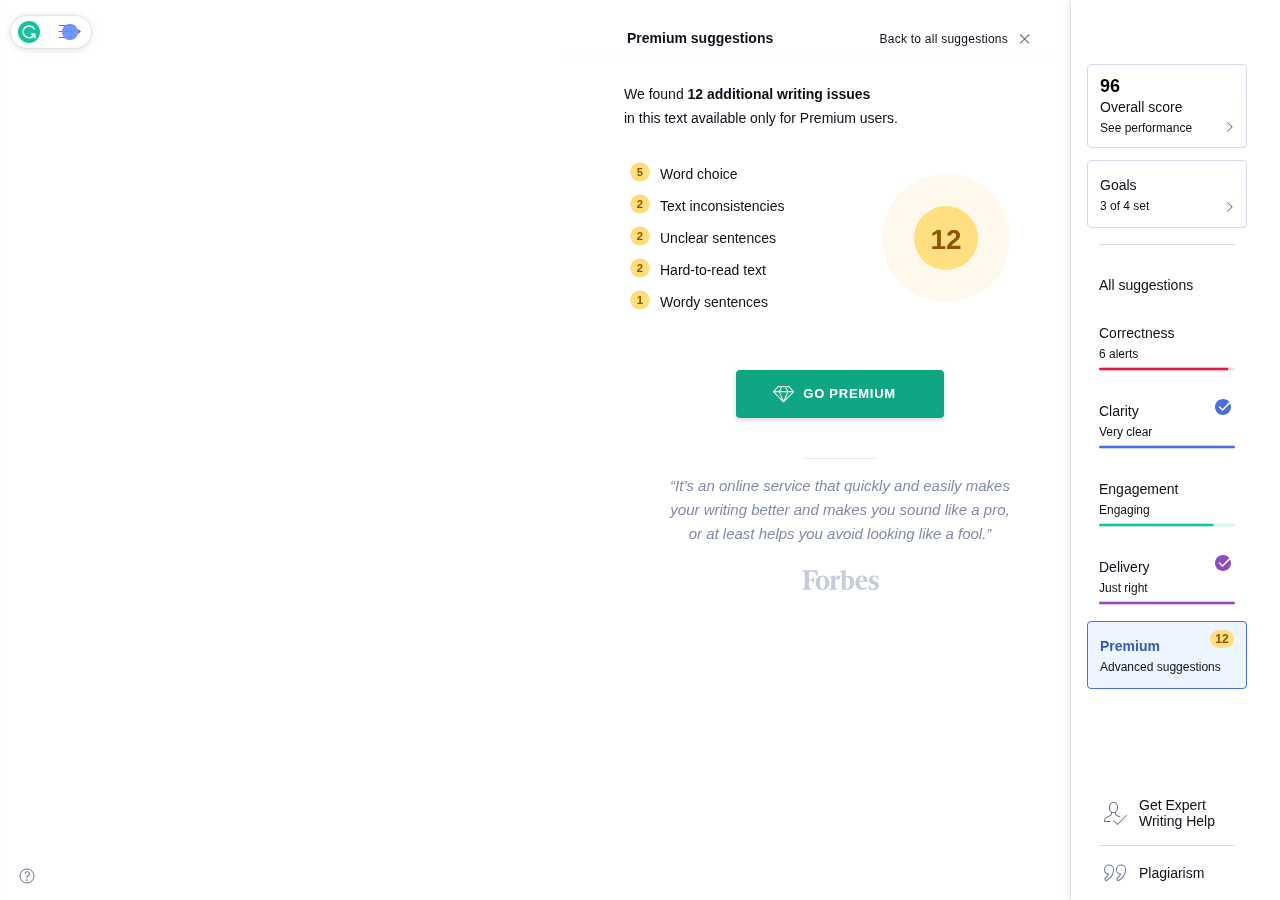
<file: img/- Grammarly.html>
<!DOCTYPE html>
<!-- saved from url=(0042)https://app.grammarly.com/ddocs/1865452146 -->
<html lang="en" translate="no" class="height100" style="--cardWidth:400; --rem:16; font-size: 16px;"><head><meta http-equiv="Content-Type" content="text/html; charset=UTF-8"><style>.height100 { height: 100%; }</style><meta http-equiv="X-UA-Compatible" content="IE=edge"><meta name="viewport" content="width=device-width,initial-scale=1"><link rel="apple-touch-icon" sizes="180x180" href="https://denali-static.grammarly.com/files/02e38e7b8286916a6fa53b5b5f73d8f7/apple-touch-icon.png"><link rel="icon" type="image/png" sizes="16x16" href="https://denali-static.grammarly.com/files/2340c99e5888c621067307ab254ae533/favicon-16x16.png"><link rel="icon" type="image/png" sizes="32x32" href="https://denali-static.grammarly.com/files/efe57d016d9efff36da7884c193b646b/favicon-32x32.png"><link rel="shortcut icon" sizes="192x192" href="https://denali-static.grammarly.com/files/1ab7475b68ddc2fe6522a4baae84671c/android-chrome-192x192.png"><link rel="shortcut icon" sizes="256x256" href="https://denali-static.grammarly.com/files/8bcab69b48fd091107bf9cddb0080e87/android-chrome-256x256.png"><link rel="icon" type="image/x-icon" href="https://denali-static.grammarly.com/files/524adc79be04712e3a336059c2959e2e/favicon.ico"><link rel="mask-icon" href="https://denali-static.grammarly.com/files/fb9553bf35b484f8f4de429ee0f42285/safari-pinned-tab.svg" color="#15C39A"><meta name="msapplication-TileColor" content="#15C39A"><meta name="msapplication-TileImage" content="https://denali-static.grammarly.com/files/bcc70f711484f964e664fbade7a1a3e2/mstile-150x150.png"><meta name="application-name" content="Grammarly"><script data-verified="true">;(function() {
          var itunesContent = '"app-id=1158877342, app-argument=' + window.location.href + '"'
          document.head.innerHTML += '<meta name="apple-itunes-app" content=' + itunesContent + ' />'
        }());</script><meta name="apple-itunes-app" content="app-id=1158877342, app-argument=https://app.grammarly.com/"><title> - Grammarly</title><link rel="preconnect" href="https://data.grammarly.com/"><link rel="preconnect" href="https://gnar.grammarly.com/"><link rel="preconnect" href="https://subscription.grammarly.com/"><link rel="preconnect" href="https://auth.grammarly.com/"><link rel="preconnect" href="https://f-log-editor.grammarly.com/"><link rel="preconnect" href="https://static.institution.grammarly.com/"><link rel="chrome-webstore-item" href="https://chrome.google.com/webstore/detail/kbfnbcaeplbcioakkpcpgfkobkghlhen"><style id="typestyleTarget">@keyframes foetcks{to{stroke-dashoffset:13}}@keyframes fwh9xni{to{stroke-dashoffset:0}}.icon_f7s0tmm{align-items:center;display:inline-flex;fill:#6D758D;justify-content:center;min-height:calc(2px * var(--rem));min-width:calc(2px * var(--rem));stroke:#6D758D;transition:fill .2s, stroke .2s;vertical-align:middle}.icon_f7s0tmm:not([data-disabled='true'])[data-hovered='true'], .icon_f7s0tmm:not([data-disabled='true'])[data-active='true']{fill:#4A6EE0;stroke:#4A6EE0}.icon_f7s0tmm[data-disabled='true']{fill:#e4e6f2;stroke:#e4e6f2}.iconSimple_f10wkw6u,.f10wkw6u,.assistant-mutedSuggestions_f10wkw6u{display:inline-flex}.gIcon_fjm0eiv,.fjm0eiv{min-height:calc(1.5px * var(--rem));min-width:calc(1.5px * var(--rem))}.holder_f19n375c{transform:scale(calc(var(--rem)/16))}.starIcon_fm2d6pc,.pinIcon_fm2d6pc{fill-opacity:0}.starIcon_fm2d6pc:not([data-disabled='true'])[data-active='true'],.pinIcon_fm2d6pc:not([data-disabled='true'])[data-active='true']{fill-opacity:1}.diamondIcon_f140db0b{fill:#FFA600;min-height:calc(1.5px * var(--rem));min-width:calc(1.5px * var(--rem));stroke:none}.diamondIcon_f140db0b:not([data-disabled='true'])[data-hovered='true'], .diamondIcon_f140db0b:not([data-disabled='true'])[data-active='true']{fill:#FFA600;stroke:none}.toolbarIcon_f1qxzied{fill:none;fill-rule:evenodd;stroke:#6D758D;stroke-linecap:round;stroke-linejoin:round;stroke-width:1}.toolbarIcon_f1qxzied:not([data-disabled='true'])[data-hovered='true']{fill:none}.exitIcon_f1k1491e{fill:none;stroke:#97a0bf;stroke-linecap:round;stroke-linejoin:round}.exitIcon_f1k1491e:not([data-disabled='true'])[data-hovered='true']{fill:none;stroke:#4A6EE0}.circle_f1qi0fmr{animation:foetcks .5s linear forwards;stroke-dasharray:94;stroke-dashoffset:94}.checkmark_f93a3da{animation:fwh9xni 1.5s linear forwards;stroke-dasharray:100;stroke-dashoffset:100}.emote_f4v38qi{fill:#C6CBDE;stroke:none}.emote_f4v38qi:not([data-disabled='true'])[data-hovered='true'], .emote_f4v38qi:not([data-disabled='true'])[data-active='true']{stroke:none}.newIcon_fop98hd{background:#D7F7F0;border-radius:calc(0.125px * var(--rem));color:#0D8065;font-size:calc(0.5px * var(--rem));font-weight:bold;height:calc(1px * var(--rem));left:calc(7.35px * var(--rem));line-height:calc(1px * var(--rem));position:absolute;text-align:center;top:calc(1.74px * var(--rem));width:calc(1.5px * var(--rem));z-index:1}.newIconCaption_fmgk5qz{letter-spacing:0.8px;position:relative;top:50%;transform:translateY(-50%)}.noStrokeIcon_f94ne2o,.noStrokeIcon_f94ne2o:not([data-disabled='true'])[data-hovered='true'], .noStrokeIcon_f94ne2o:not([data-disabled='true'])[data-active='true'],.noStrokeIcon_f94ne2o[data-disabled='true']{stroke:none}.yesCircleIcon_fcny6ro,.noCircleIcon_fcny6ro{fill:none;stroke:#6D758D}.yesCircleIcon_fcny6ro:not([data-disabled='true'])[data-hovered='true'], .yesCircleIcon_fcny6ro:not([data-disabled='true'])[data-active='true'],.noCircleIcon_fcny6ro:not([data-disabled='true'])[data-hovered='true'], .noCircleIcon_fcny6ro:not([data-disabled='true'])[data-active='true']{fill:none;stroke:#4A6EE0}.yesCircleIcon_fcny6ro[data-disabled='true'],.noCircleIcon_fcny6ro[data-disabled='true']{fill:none;stroke:#e4e6f2}.yesIcon_fb6baad:not([data-disabled='true'])[data-active='true']{fill:#15C39A;stroke:#15C39A;stroke-width:2px}.closeIcon_f1ql4579:not([data-disabled='true'])[data-active='true']{fill:#EA1537;stroke:#EA1537;stroke-width:2px}.voteYes_f1ywxs8i:not([data-disabled='true'])[data-hovered='true'] > svg > path:first-child, .voteYes_f1ywxs8i[data-active='true'] > svg > path:first-child{fill:#15C39A;stroke:none}.voteYes_f1ywxs8i:not([data-disabled='true'])[data-hovered='true'] > svg > path:last-child, .voteYes_f1ywxs8i[data-active='true'] > svg > path:last-child{fill:white}.voteNo_f18724xt:not([data-disabled='true'])[data-hovered='true'] > svg > path:first-child, .voteNo_f18724xt[data-active='true'] > svg > path:first-child{fill:#EA1537;stroke:none}.voteNo_f18724xt:not([data-disabled='true'])[data-hovered='true'] > svg > path:last-child, .voteNo_f18724xt[data-active='true'] > svg > path:last-child{stroke:white}.openFeedbackFormArrow_fz8c6nf:not([data-disabled='true'])[data-hovered='true'] > svg > path{stroke:#4A6EE0}.newSmall_fi77v7e{fill:none}.ideasRecommended_f1rs71r3 path[data-figure="bg"]{fill:#4A6EE0;stroke:none}.ideasRecommended_f1rs71r3 path[data-figure="arrow"]{fill:none;stroke:#FFFFFF}.ideasRecommended_f1rs71r3 path[data-figure="arrow_spire"]{fill:#FFFFFF;stroke:none}@keyframes f1j8vzgp{0%, 80%, 100%{transform:scale(0)}40%{transform:scale(1)}}.spinner_fsuivmx,.center_fsuivmx{text-align:center}.item_fmwuyzh{animation:f1j8vzgp 1.4s infinite ease-in-out;animation-fill-mode:both;border-radius:50%;display:inline-block;margin:0 1px}.item_fmwuyzh:nth-child(1){animation-delay:-.32s}.item_fmwuyzh:nth-child(2){animation-delay:-.16s}.f1rx9jzm{color:rgb(14, 16, 26);font-size:calc(1.75px * var(--rem));font-weight:700;letter-spacing:-0.07px;line-height:calc(2px * var(--rem));margin:0}.f1riuydc{color:rgb(14, 16, 26);font-size:calc(1.5px * var(--rem));font-weight:700;letter-spacing:-0.048000000715255745px;line-height:calc(2px * var(--rem));margin:0;text-transform:capitalize}.fq061rn{color:rgb(14, 16, 26);font-size:calc(1.25px * var(--rem));font-weight:700;letter-spacing:calc(0px * var(--rem));line-height:calc(1.5px * var(--rem));margin:0}.f2zuuae{color:#6D758D;font-size:calc(0.6875px * var(--rem));font-weight:700;letter-spacing:calc(0.04625px * var(--rem));line-height:calc(1.5px * var(--rem));margin:0;text-transform:uppercase}.fqlvlsm{color:rgb(74, 110, 224);font-size:calc(0.875px * var(--rem));font-weight:700;letter-spacing:calc(0px * var(--rem));line-height:calc(2px * var(--rem));margin:0}.fjlhwhm{color:rgb(14, 16, 26);font-size:calc(1px * var(--rem));font-weight:700;letter-spacing:calc(0px * var(--rem));line-height:calc(1.5px * var(--rem));margin:0}.fqelrj5{color:rgb(14, 16, 26);font-size:calc(1.0625px * var(--rem));font-weight:400;letter-spacing:calc(0px * var(--rem));line-height:calc(2px * var(--rem))}.fal6plv{color:rgb(14, 16, 26);font-size:calc(0.875px * var(--rem));font-weight:400;letter-spacing:calc(0px * var(--rem));line-height:calc(1.5px * var(--rem))}.f1vn8v6g{color:rgb(14, 16, 26);font-size:calc(0.75px * var(--rem));font-weight:400;letter-spacing:calc(0px * var(--rem));line-height:calc(1.125px * var(--rem))}.f10buadf{color:rgba(14, 16, 26, 1);font-size:calc(0.75px * var(--rem));font-weight:300;letter-spacing:calc(0px * var(--rem));line-height:calc(1.125px * var(--rem))}.fhsusol{color:rgba(0, 0, 0, 1);font-size:calc(1.125px * var(--rem));font-weight:700;letter-spacing:calc(0px * var(--rem));line-height:calc(1.25px * var(--rem))}.f1jyrf4x{color:#333954;font-size:calc(0.6875px * var(--rem));font-weight:400;letter-spacing:.1px;line-height:calc(1px * var(--rem))}.fz57mn6{color:#0E101A;font-size:calc(0.75px * var(--rem));font-weight:700;letter-spacing:.8px;line-height:calc(2px * var(--rem));text-transform:uppercase}.f143m70d{color:#0E101A;font-size:calc(0.9375px * var(--rem));letter-spacing:0;line-height:calc(1.5px * var(--rem))}.fxx9r1i{color:#6D758D;font-size:calc(0.5625px * var(--rem));font-weight:400;letter-spacing:calc(0.04625px * var(--rem));line-height:calc(1px * var(--rem));margin:0;text-transform:uppercase}.f1bp1u8d{background-color:transparent;border:0;cursor:default;display:inline-block;outline:none;overflow:hidden;padding:0;position:relative;user-select:none;vertical-align:middle;white-space:nowrap}.f1bp1u8d:not([data-disabled='true'])[data-hovered='true']{cursor:pointer}.f1bp1u8d[data-disabled='true']{background-color:initial}.f1bp1u8d[hidden]{display:none}.f1bp1u8d:focus{box-shadow:0 0 0 1px #FFFFFF, 0 0 0 3px #638EEB;z-index:1}.f1bp1u8d:focus:not(:focus-visible){box-shadow:none}.f1bp1u8d:focus-visible{box-shadow:0 0 0 1px #FFFFFF, 0 0 0 3px #638EEB;z-index:1}.f25nfsj{background-color:transparent;border:0;border-radius:calc(0.25px * var(--rem));color:#4A6EE0;cursor:default;display:inline-block;line-height:calc(2px * var(--rem));outline:none;overflow:hidden;padding:0 calc(0.5px * var(--rem));position:relative;transition:background-color .2s;user-select:none;vertical-align:middle;white-space:nowrap}.f25nfsj:not([data-disabled='true'])[data-hovered='true']{background-color:#F9FAFF;cursor:pointer}.f25nfsj[data-disabled='true']{background-color:initial;color:#C6CBDE;font-weight:normal}.f25nfsj:not([data-disabled='true']):active{transform:scale(1);transition:none}.f25nfsj[hidden]{display:none}.f25nfsj:focus{box-shadow:0 0 0 1px #FFFFFF, 0 0 0 3px #638EEB;z-index:1}.f25nfsj:focus:not(:focus-visible){box-shadow:none}.f25nfsj:focus-visible{box-shadow:0 0 0 1px #FFFFFF, 0 0 0 3px #638EEB;z-index:1}.fqn3iwb{background-color:rgb(74, 110, 224);border:0;border-radius:calc(0.25px * var(--rem));color:#FFFFFF;cursor:default;display:inline-block;line-height:calc(2px * var(--rem));outline:none;overflow:hidden;padding:0;position:relative;transition-duration:.2s;user-select:none;vertical-align:middle;white-space:nowrap}.fqn3iwb:not([data-disabled='true'])[data-hovered='true']{background-color:rgb(99, 142, 235);cursor:pointer}.fqn3iwb:not([data-disabled='true'])[data-hovered='true'] > i,.fqn3iwb > i{fill:#FFFFFF;stroke:#FFFFFF}.fqn3iwb[data-disabled='true']{background-color:rgb(153, 194, 255);color:rgb(255, 255, 255)}.fqn3iwb[hidden]{display:none}.fqn3iwb:focus{box-shadow:0 0 0 1px #FFFFFF, 0 0 0 3px #638EEB;z-index:1}.fqn3iwb:focus:not(:focus-visible){box-shadow:none}.fqn3iwb:focus-visible{box-shadow:0 0 0 1px #FFFFFF, 0 0 0 3px #638EEB;z-index:1}.fqn3iwb[data-textpos='left']{padding:0 0 0 calc(0.5px * var(--rem))}.fqn3iwb[data-textpos='right']{padding:0 calc(0.5px * var(--rem)) 0 0}.fqn3iwb[data-textpos='everywhere']{padding:0 calc(0.5px * var(--rem)) 0 calc(0.5px * var(--rem))}.f2c0r2x{background-color:#F0F2FC;border:0;border-radius:calc(0.25px * var(--rem));color:#3659B5;cursor:default;display:inline-block;font-size:calc(0.875px * var(--rem));letter-spacing:0;line-height:calc(2px * var(--rem));outline:none;overflow:hidden;padding:0 calc(0.5px * var(--rem));position:relative;text-transform:capitalize;transition-duration:.2s;user-select:none;vertical-align:middle;white-space:nowrap}.f2c0r2x:not([data-disabled='true'])[data-hovered='true']{background-color:#E7E9F5;cursor:pointer}.f2c0r2x[data-disabled='true']{background-color:#F0F2FC;color:#6D758D}.f2c0r2x[data-active='true']{background-color:#4A6EE0;color:#FFFFFF}.f2c0r2x[data-active='true']:hover{background-color:#638EEB;color:#FFFFFF}.f2c0r2x[hidden]{display:none}.f2c0r2x:focus{box-shadow:0 0 0 1px #FFFFFF, 0 0 0 3px #638EEB;z-index:1}.f2c0r2x:focus:not(:focus-visible){box-shadow:none}.f2c0r2x:focus-visible{box-shadow:0 0 0 1px #FFFFFF, 0 0 0 3px #638EEB;z-index:1}.f10wkw6u .f2c0r2x{border-radius:0;margin-right:2px;padding:0 calc(0.5px * var(--rem))}.f10wkw6u .f2c0r2x:first-child{border-radius:calc(0.25px * var(--rem)) 0 0 calc(0.25px * var(--rem))}.f10wkw6u .f2c0r2x:last-child{border-radius:0 calc(0.25px * var(--rem)) calc(0.25px * var(--rem)) 0;border-right:none;margin-right:0}.f10wkw6u .f2c0r2x:not([data-active='true']){background-color:#F0F2FC}.f1lqnxri{align-items:center;background-color:transparent;border:0;border-radius:calc(0.25px * var(--rem));color:#4A6EE0;cursor:default;display:inline-flex;flex-wrap:wrap;line-height:calc(2px * var(--rem));outline:none;overflow:hidden;padding:0;position:relative;transition-duration:.2s;transition-property:border, background, color;user-select:none;vertical-align:middle;white-space:nowrap}.f1lqnxri:not([data-disabled='true'])[data-hovered='true']{background:rgb(249, 250, 255);border-color:rgb(249, 250, 255);cursor:pointer}.f1lqnxri[data-disabled='true']{background-color:initial;border-color:rgb(198, 203, 222);color:rgb(198, 203, 222)}.f1lqnxri[hidden]{display:none}.f1lqnxri:focus{box-shadow:0 0 0 1px #FFFFFF, 0 0 0 3px #638EEB;z-index:1}.f1lqnxri:focus:not(:focus-visible){box-shadow:none}.f1lqnxri:focus-visible{box-shadow:0 0 0 1px #FFFFFF, 0 0 0 3px #638EEB;z-index:1}.f1lqnxri[data-textpos='left']{padding:0 0 0 calc(0.5px * var(--rem))}.f1lqnxri[data-textpos='right']{padding:0 calc(0.5px * var(--rem)) 0 0}.f1lqnxri[data-textpos='everywhere']{padding:0 calc(0.5px * var(--rem)) 0 calc(0.5px * var(--rem))}.f1lqnxri[data-textpos] i[data-role='icon']{margin:calc(-0.1px * var(--rem)) calc(0.25px * var(--rem)) 0 0}.f2oqwgj{align-items:center;background-color:transparent;border:0;border-radius:calc(0.25px * var(--rem));color:#6D758D;cursor:default;display:inline-flex;flex-wrap:wrap;line-height:calc(2px * var(--rem));outline:none;overflow:hidden;padding:0;position:relative;transition-duration:.2s;transition-property:border, background, color;user-select:none;vertical-align:middle;white-space:nowrap}.f2oqwgj:not([data-disabled='true'])[data-hovered='true']{background:#F9FAFF;color:#4A6EE0;cursor:pointer}.f2oqwgj[data-disabled='true']{background-color:initial;color:#C6CBDE}.f2oqwgj[hidden]{display:none}.f2oqwgj:focus{box-shadow:0 0 0 1px #FFFFFF, 0 0 0 3px #638EEB;z-index:1}.f2oqwgj:focus:not(:focus-visible){box-shadow:none}.f2oqwgj:focus-visible{box-shadow:0 0 0 1px #FFFFFF, 0 0 0 3px #638EEB;z-index:1}.f2oqwgj[data-textpos='left']{padding:0 0 0 calc(0.5px * var(--rem))}.f2oqwgj[data-textpos='right']{padding:0 calc(0.5px * var(--rem)) 0 0}.f2oqwgj[data-textpos='everywhere']{padding:0 calc(0.5px * var(--rem)) 0 calc(0.5px * var(--rem))}.f2k6r96{align-items:center;background-color:transparent;border:0;color:#0E101A;cursor:default;display:inline-flex;font-size:calc(0.875px * var(--rem));font-weight:normal;line-height:calc(2px * var(--rem));outline:none;overflow:hidden;padding:0;position:relative;text-align:left;transition-duration:.2s;user-select:none;vertical-align:middle;white-space:nowrap}.f2k6r96:not([data-disabled='true'])[data-hovered='true']{background-color:#F0F2FC;color:#4A6EE0;cursor:pointer}.f2k6r96[data-disabled='true']{background-color:initial;color:#9FA6BF}.f2k6r96[hidden]{display:none}.f2k6r96:focus{box-shadow:0 0 0 1px #FFFFFF, 0 0 0 3px #638EEB;z-index:1}.f2k6r96:focus:not(:focus-visible){box-shadow:none}.f2k6r96:focus-visible{box-shadow:0 0 0 1px #FFFFFF, 0 0 0 3px #638EEB;z-index:1}.f2k6r96[data-textpos='left']{padding:0 calc(0.5px * var(--rem)) 0 calc(1px * var(--rem))}.f2k6r96[data-textpos='right']{padding:0 calc(1px * var(--rem)) 0 calc(0.5px * var(--rem))}.f2k6r96[data-textpos='everywhere']{padding:0 calc(1px * var(--rem)) 0 calc(1px * var(--rem))}.f2k6r96[data-textpos] i[data-role='icon']{margin:calc(-0.1px * var(--rem)) calc(0.25px * var(--rem)) 0 0}.f1sktwut{align-items:center;background-color:transparent;border:0;border-radius:calc(0.25px * var(--rem));color:#333954;cursor:default;display:flex;font-weight:normal;line-height:calc(1.2px * var(--rem));margin:0 calc(0.5px * var(--rem)) calc(0.5px * var(--rem));min-height:calc(2px * var(--rem));outline:none;overflow:hidden;padding:0 calc(0.3px * var(--rem)) 0 calc(0.5px * var(--rem));position:relative;text-align:left;transition:background .2s;user-select:none;vertical-align:middle;white-space:normal}.f1sktwut:not([data-disabled='true'])[data-hovered='true']{cursor:pointer}.f1sktwut[data-disabled='true']{background-color:initial}.f1sktwut[data-active='true']{background:#E7E9F5}.f1sktwut[hidden]{display:none}.f1sktwut:focus{box-shadow:0 0 0 1px #FFFFFF, 0 0 0 3px #638EEB;z-index:1}.f1sktwut:focus:not(:focus-visible){box-shadow:none}.f1sktwut:focus-visible{box-shadow:0 0 0 1px #FFFFFF, 0 0 0 3px #638EEB;z-index:1}.f1sktwut[data-hovered='true']{background:#F0F2FC}.f2antnr{text-decoration:none}.fvalg5h{display:inline-flex;justify-content:space-around}.fvalg5h > *:not(:first-child){margin-left:calc(0.5px * var(--rem))}.fgh3b8f{display:inline-flex;flex-direction:column}.fgh3b8f > *{border-radius:0}.f1ozhb91{white-space:pre-line}@keyframes f1r2wd2g{to{opacity:0;transform:scale(1)}}@keyframes f6ovs17{to{opacity:0;transform:scale(2)}}.rippleContainer_f1o3m0cx{border-radius:inherit;bottom:0;left:0;pointer-events:none;position:absolute;right:0;top:0}.ripple_fixlcap{animation:f6ovs17 .4s;background-color:#0E101A;border-radius:100%;opacity:0.15;position:absolute;transform:scale(0)}.rippleFromCenter_f1kkcgtp{animation:f6ovs17 .4s;animation-name:f1r2wd2g;background-color:#0E101A;border-radius:100%;opacity:0.15;position:absolute;transform:scale(0)}.ffnln0i{overflow:hidden !important;position:relative}.ps{-ms-overflow-style:none;-ms-touch-action:auto;border:none !important;overflow:hidden !important;overflow-anchor:none;position:relative;touch-action:auto}.ps .ps__rail-x, .ps .ps__rail-y{pointer-events:all;z-index:1000}.ps .ps__rail-x{-webkit-transition:background-color .2s linear, opacity .2s linear;bottom:0;display:none;height:15px;opacity:0;position:absolute;transition:background-color .2s linear, opacity .2s linear}.ps .ps__rail-y{-webkit-transition:background-color .2s linear, opacity .2s linear;display:none;opacity:0;position:absolute;right:0;transition:background-color .2s linear, opacity .2s linear;width:15px}.ps .ps--active-x > .ps__rail-x, .ps--active-y > .ps__rail-y{background-color:transparent;display:block}.ps.ps--hidden > .ps__rail-x, .ps.ps--hidden > .ps__rail-y{opacity:0}.ps.ps--force > .ps__rail-x, .ps.ps--force > .ps__rail-y,.ps:hover > .ps__rail-x, .ps:hover > .ps__rail-y, .ps.ps--focus > .ps__rail-x, .ps.ps--focus > .ps__rail-y, .ps.ps--scrolling-x > .ps__rail-x, .ps.ps--scrolling-y > .ps__rail-y{opacity:0.6}.ps .ps__rail-x:hover, .ps__rail-y:hover, .ps__rail-x:focus, .ps__rail-y:focus, .ps__rail-x.ps--clicking, .ps__rail-y.ps--clicking{background-color:#eee;opacity:0.9}.ps .ps__thumb-x{-webkit-transition:background-color .2s linear, height .2s ease-in-out;background-color:#7d7c7c;border-radius:6px;bottom:2px;height:6px;position:absolute;transition:background-color .2s linear, height .2s ease-in-out}.ps .ps__thumb-y{-webkit-transition:background-color .2s linear, width .2s ease-in-out;background-color:#7d7c7c;border-radius:6px;position:absolute;right:2px;transition:background-color .2s linear, width .2s ease-in-out;width:6px}.ps .ps__rail-x:hover > .ps__thumb-x, .ps__rail-x:focus > .ps__thumb-x, .ps__rail-x.ps--clicking .ps__thumb-x{background-color:#3a3a3a;height:11px}.ps .ps__rail-y:hover > .ps__thumb-y, .ps__rail-y:focus > .ps__thumb-y, .ps__rail-y.ps--clicking .ps__thumb-y{background-color:#3a3a3a;width:11px}@media screen and (-ms-high-contrast: active), (-ms-high-contrast: none){.ps{overflow:auto !important}}@supports (-ms-overflow-style: none){.ps{overflow:auto !important}}.modal-wrapper_f10hn8e4{display:flex;flex-direction:column;height:100%;left:0;overflow:hidden;pointer-events:auto;top:0;transition:background 0.2s;width:100%}.modal-wrapperFixed_fng6hk9{position:fixed;z-index:10000}.modal-wrapperAbsolute_fhwmucx,.placeholder_fhwmucx,.navigation-itemListBox_fhwmucx,.textWrapper_fhwmucx{position:absolute}.modal-wrapperTopCenter_f1daqedz{margin:calc(-0.5px * var(--rem)) auto auto}.modal-wrapperBottomRight_foezl7l{margin:auto 0 0 auto}.modal-wrapperCenter_ftu9a9a,.svg2_ftu9a9a{margin:auto}.modal-wrapperLight_fltuxr7{background:rgba(255, 255, 255, .7);display:flex;flex-direction:column;height:100%;left:0;overflow:hidden;pointer-events:auto;top:0;transition:background 0.2s;width:100%}.modal-wrapperDark_f8fr06e{background:rgba(100, 107, 131, .4);display:flex;flex-direction:column;height:100%;left:0;overflow:hidden;pointer-events:auto;top:0;transition:background 0.2s;width:100%}.modal-wrapperTransparent_f1buyo39{background:transparent;display:flex;flex-direction:column;height:100%;left:0;overflow:hidden;pointer-events:auto;top:0;transition:background 0.2s;width:100%}.modal-closeIconButtonContainer_f1y8xza2{position:absolute;right:calc(0.5px * var(--rem));top:calc(0.5px * var(--rem))}.modal-closeIcon_f1bw2uvn,.notifications-closeIcon_f1bw2uvn,.gray_f1bw2uvn{stroke:#97a0bf}.modal-modal_f1mzh94f{border-radius:calc(0.5px * var(--rem));box-shadow:0 0 0 1px rgba(0, 0, 0, .05), 0 4px 20px rgba(0, 0, 0, .15);display:flex;flex-direction:column;max-height:90vh;overflow:hidden;position:relative}.modal-header_f862x00{background-color:#F9FAFF;border-top-left-radius:calc(0.5px * var(--rem));border-top-right-radius:calc(0.5px * var(--rem));overflow:hidden;padding:calc(2.5px * var(--rem)) calc(2px * var(--rem)) calc(1px * var(--rem));position:relative}.modal-closeBtn_f1nadugo{position:absolute;right:@top;top:10px}.modal-body_f1orqs7k{background-color:#FFFFFF;padding:calc(2px * var(--rem))}.modal-scrollBody_fvqgyad{flex-grow:1;position:relative}.modal-footer_f1v9ogc7{align-items:center;background-color:#F9FAFF;border:0 solid transparent;border-bottom-left-radius:calc(0.5px * var(--rem));border-bottom-right-radius:calc(0.5px * var(--rem));border-width:0 1px;display:flex;height:calc(4px * var(--rem));justify-content:flex-end;padding:0 calc(2px * var(--rem))}.modal-footer_f1v9ogc7 > *:not(:last-child){margin-right:calc(0.5px * var(--rem))}.modal-contentBase_f11pcwu{transform-origin:center;transition-duration:0.2s;transition-property:opacity, transform}.modal-contentFaded_f1w7uoic{opacity:0;transform:scale(.8);transform-origin:center;transition-duration:0.2s;transition-property:opacity, transform}.modal-content_fijgz8w{opacity:1;transform:none;transform-origin:center;transition-duration:0.2s;transition-property:opacity, transform}.modal-contentWrapper_f10krlro{height:100%}.modal-scroll_fkitfcz{display:flex;height:100vh;padding:calc(0.5px * var(--rem)) 0;position:relative;width:100vw}@media (max-height: 760px){.modal-wrapperResize_f12sy1hf{margin:calc(2px * var(--rem)) auto auto}}.modal-spokenDescription_f1qiuvyq{outline:none !important}.f1ipvbxj{color:#1F243C;margin-bottom:calc(1.5px * var(--rem))}.f1uzbolf{color:#1F243C;margin-top:calc(1.5px * var(--rem))}.f16dzn03{color:#4D536E;height:calc(2.625px * var(--rem));width:calc(12.8125px * var(--rem))}.f1nwikzk,.get_started_checklist-title_f1nwikzk{color:#1F243C}.allFeaturesContainer_f8qvbex,.fullSentenceCardFooterBtns_f8qvbex{display:flex;flex-wrap:wrap}.featureTitleContainer_fddsvlq,.get_started_checklist-listItemTitleContainer_fddsvlq,.emojiFromIDAlt_fddsvlq,.fddsvlq,.voxTitle_fddsvlq,.content_fddsvlq,.successHeader_fddsvlq,.header_fddsvlq,.base_fddsvlq{align-items:center;display:flex}.feature_fn1pcv5{height:calc(5px * var(--rem));margin-top:calc(1.5px * var(--rem));width:50%}.bodyContainer_f5b1g93{border-top:1px solid #C6CBDE}.inputField_f1l4t2mq{background:#FFFFFF;border:1px solid #e4e6f2;border-radius:calc(0.25px * var(--rem));outline:none;width:100%}.inputField_f1l4t2mq::placeholder{color:#97a0bf;opacity:1}.inputField_f1l4t2mq:focus{border-color:#4A6EE0}.textArea_f1x2nxlz{resize:none}.f18xzz7e{height:calc(1.5px * var(--rem))}.ft3f7um{height:calc(6px * var(--rem));margin-top:calc(1px * var(--rem))}.wrapper_fgslipt{align-items:center;cursor:default;display:flex;user-select:none}.rectangle_frm73oa{align-items:center;background-color:transparent;border:2px solid #C6CBDE;border-radius:calc(0.125px * var(--rem));display:flex;height:calc(1px * var(--rem));margin-right:calc(0.5px * var(--rem));padding-top:calc(0.18px * var(--rem));width:calc(1px * var(--rem))}.rectangleFilledBlue_fno17tl{align-items:center;background-color:#4A6EE0;border:2px solid #C6CBDE;border-color:#4A6EE0;border-radius:calc(0.125px * var(--rem));display:flex;height:calc(1px * var(--rem));margin-right:calc(0.5px * var(--rem));padding-top:calc(0.1px * var(--rem));width:calc(1px * var(--rem))}.rectangleBlueFocused_fe82b5x{box-shadow:0 0 0 1px #FFFFFF, 0 0 0 3px #4A6EE0;z-index:1}.inputCheckbox_fkbmd9z{-webkit-appearance:none;appearance:none;margin:0}.svg_fk87jrb{height:100%;width:100%}.signout-popup-wrapper_f1ir18zb{background-color:#FFFFFF;width:calc(31px * var(--rem))}.signout-popup-modalHeader_fxnkxqr{background-color:#FFFFFF;padding:calc(2px * var(--rem)) calc(2px * var(--rem)) calc(1px * var(--rem))}.signout-popup-modalBody_flk5hbs{padding-top:0}.signout-popup-modalFooter_f2zk3ec{background-color:#F0F2FC;padding:calc(1px * var(--rem))}.signout-popup-signOutText_fw5gvsl{padding:calc(0.5px * var(--rem))}.tooltip_f11blzjg{background-color:#60657b;color:#FFFFFF;display:inline-block;font-size:14px;opacity:0.9;padding:6px 8px;pointer-events:none;position:absolute;transform:translate(-50%, 5px);transition:opacity .2s ease-out .4s, visibility .2s ease-out .4s;white-space:nowrap;z-index:100}.tooltip_f11blzjg:after{border-bottom:7px solid #60657b;border-left:8px solid transparent;border-right:8px solid transparent;content:'';height:0;left:50%;margin-left:-8px;opacity:0.9;position:absolute;top:-5px;width:0}.tooltip_f11blzjg.top{transform:translate(-50%, -5px)}.tooltip_f11blzjg.top:after{border-bottom:none;border-top:7px solid #60657b;bottom:-5px;top:auto}.tooltip_f11blzjg.right{transform:translate(20%, -25px)}.tooltip_f11blzjg.right:after{border-bottom:none;border-top:7px solid #60657b;bottom:10px;left:-3px;top:auto;transform:rotate(90deg)}.badge_f13yry9r{background:#EBFFFA;border-radius:calc(0.125px * var(--rem));color:#0D8065;display:inline-block;font-size:calc(0.75px * var(--rem));font-weight:400;height:calc(1.185px * var(--rem));letter-spacing:0.4px;line-height:calc(1.175px * var(--rem));padding:calc(0px * var(--rem)) calc(0.25px * var(--rem));text-align:center;text-transform:uppercase;vertical-align:middle}.badgeA11yContrast_f8nsgzw{background:#EDF5FF;border-radius:calc(0.125px * var(--rem));color:#3659B5;display:inline-block;font-size:calc(0.75px * var(--rem));font-weight:400;height:calc(1.185px * var(--rem));letter-spacing:0.4px;line-height:calc(1.175px * var(--rem));padding:calc(0px * var(--rem)) calc(0.25px * var(--rem));text-align:center;text-transform:uppercase;vertical-align:middle}.badgeIcon_fgh6nxh{margin-right:0.25px;max-height:calc(1.175px * var(--rem));max-width:calc(1.175px * var(--rem));min-height:calc(1.175px * var(--rem));min-width:calc(1.175px * var(--rem));vertical-align:top}.premiumBadge_fwnn1dg{background:#FFDF80;border-radius:calc(0.125px * var(--rem));color:#8C5404;display:inline-block;font-size:calc(0.75px * var(--rem));font-weight:400;height:calc(1.185px * var(--rem));letter-spacing:0.4px;line-height:calc(1.175px * var(--rem));padding:calc(0px * var(--rem)) calc(0.25px * var(--rem));text-align:center;text-transform:uppercase;vertical-align:middle}.premiumBadgeIcon_f5px8qe{fill:#8C5404;margin-right:0.25px;max-height:calc(1.175px * var(--rem));max-width:calc(1.175px * var(--rem));min-height:calc(1.175px * var(--rem));min-width:calc(1.175px * var(--rem));vertical-align:top}.fl8qkup{margin:0}.divider_f1x93lto{border:0;border-top:1px solid #E7E9F5;margin:calc(1px * var(--rem)) 0}.document_list-documents_ft2aw86,.document_search-emptyTrashIllustration_ft2aw86,.contactSupport_ft2aw86,.premiumButtonContainer_ft2aw86,.buttonsContainer_ft2aw86,.ft2aw86{margin-top:calc(1px * var(--rem))}.document_list-searchEmpty_f1yp25lr{border-top:1px solid #ededed;color:#b2b2b2;font-size:16px;margin:50px 0 0 40px;padding-top:23px;text-align:center}.document_search-spinner_f12gec37{position:absolute;top:40%;width:calc(100% - 300px)}.document_search-documentListContainer_fwa3m4o{display:flex;margin-top:calc(3px * var(--rem))}.document_search-documentList_f96or0t,.document_search-titleContainer_f96or0t,.f96or0t,.toolbar-headerOnboardingWrapper_f96or0t,.inner_f96or0t{width:100%}.document_search-titleHeader_f1qvb83q{margin:0 0 65px 40px}.emptyTrashBanner-wrapper_f11cc555{align-items:center;background:#E9E9E9;display:flex;justify-content:center;margin-bottom:65px;margin-left:40px;margin-right:40px;margin-top:32px;padding-bottom:8px;padding-top:8px;width:calc(100% - 40px)}.emptyTrashBanner-icon_fi16reb{height:24px;width:24px}.emptyTrashBanner-icon_fi16reb path{fill:#E2534F}.emptyTrashBanner-icon_fi16reb g{stroke:#FFF}.emptyTrashBanner-description_f1gpbzsp{font-size:calc(0.875px * var(--rem));line-height:calc(0.875px * var(--rem))}.emptyTrashBanner-button_feim5ou{color:#E2534F;cursor:pointer;font-size:calc(0.875px * var(--rem));font-weight:700;line-height:calc(0.875px * var(--rem));margin-left:8px;opacity:0.8;padding:4px 8px}.emptyTrashBanner-button_feim5ou:hover{opacity:1}.document_search-emptyTrashView_fi0p82q{align-items:center;display:flex;flex-direction:column;gap:calc(0.5px * var(--rem));height:94vh;justify-content:center;margin-top:-54px;width:calc(100vw - 300px)}.document_search-emptyTrashView_fi0p82q svg{margin-bottom:calc(1px * var(--rem))}.document_search-emptyTrashTitle_f1hl53pl{font-size:calc(1.5px * var(--rem));line-height:calc(1.3125px * var(--rem))}.document_search-emptyTrashDescription_fhqbwtl{line-height:calc(1.3125px * var(--rem))}.f1wwhn2u{height:calc(1px * var(--rem));margin:0;max-height:calc(1px * var(--rem));min-height:calc(0.875px * var(--rem));width:100%}.f8x0gmr{height:calc(2px * var(--rem));max-height:calc(2px * var(--rem));min-height:calc(1.75px * var(--rem))}.f1ujcdwj{height:calc(3px * var(--rem));max-height:calc(3px * var(--rem));min-height:calc(2.625px * var(--rem))}.f1jpxera.spacer{height:calc(0.5px * var(--rem));max-height:calc(0.5px * var(--rem));min-height:calc(0.4375px * var(--rem))}.f1jpxera.spacerDouble{height:calc(1px * var(--rem));max-height:calc(1px * var(--rem));min-height:calc(0.875px * var(--rem))}.f1jpxera.spacerTriple{height:calc(1.5px * var(--rem));max-height:calc(1.5px * var(--rem));min-height:calc(1.3125px * var(--rem))}.accordion-accordion_fyzoiny,.get_started_checklist-subItemList_fyzoiny,.fyzoiny{padding:0}.accordion-accordionItem_f12i8gy8{position:relative}.accordion-accordionItem_f12i8gy8:not(:last-child){margin-bottom:calc(0.5px * var(--rem))}.accordion-title_faertyk{color:#4D536E;font-weight:700}.accordion-button_f1x0yewk{align-items:center;display:flex;justify-content:space-between;width:100%}.accordion-button_f1x0yewk:hover{cursor:pointer}.accordion-arrow_f1odqh2e{transition:transform .25s}.accordion-arrowRotated_fcgui4s{transform:rotate(180deg);transition:transform .25s}.accordion-content_f1a2o3w{display:flex;flex-direction:column;margin-left:calc(1.875px * var(--rem));max-width:calc(15px * var(--rem))}.accordion-hiddenContent_f1wt0yvj,.f1wt0yvj,.obtain_grades-icon_f1wt0yvj,.circleText_f1wt0yvj,.hiddenPlaceholder_f1wt0yvj,.input_f1wt0yvj{display:none}.get_started_checklist-list_f19wxrjx,.f19wxrjx{margin-top:calc(1.5px * var(--rem))}.get_started_checklist-listItemTitle_fdokt4l{color:#4D536E;margin-left:calc(0.6px * var(--rem))}.get_started_checklist-listItemDescription_f68j0e1{color:#4D536E;font-size:calc(0.9px * var(--rem));line-height:calc(1.25px * var(--rem));margin:0;max-width:calc(15px * var(--rem))}.completion_icon-completed_f1tj36ao{align-items:center;background-color:#15C39A;border:1px solid;border-color:#15C39A;border-radius:100%;display:flex;height:20px;justify-content:center;transition:border-color .25s ease, background-color .25s ease;width:20px}.completion_icon-active_fcn8rga{align-items:center;background-color:#EBFFFA;border:1px solid;border-color:#15C39A;border-radius:100%;display:flex;height:20px;justify-content:center;transition:border-color .25s ease, background-color .25s ease;width:20px}.completion_icon-active_fcn8rga > svg{display:none}.completion_icon-notCompleted_f1ecm2u8{align-items:center;background-color:#C6CBDE;border:1px solid;border-color:#C6CBDE;border-radius:100%;display:flex;height:20px;justify-content:center;transition:border-color .25s ease, background-color .25s ease;width:20px}.get_started_button-link_f6qgsj4{background-color:#4A6EE0;border-radius:calc(0.25px * var(--rem));color:#FFFFFF;font-size:calc(0.9px * var(--rem));font-weight:700;margin-bottom:calc(0.5px * var(--rem));padding:calc(0.5px * var(--rem)) 0;text-align:center}.get_started_button-externalLink_f16rvx7e{align-items:center;background-color:#EDF5FF;border-radius:calc(0.25px * var(--rem));color:#3659B5;display:flex;font-size:calc(0.9px * var(--rem));font-weight:700;margin-bottom:calc(0.25px * var(--rem));padding:calc(0.5px * var(--rem))}.get_started_button-icon_f1ybcffn{height:calc(2px * var(--rem));margin-right:calc(0.8px * var(--rem));width:calc(2px * var(--rem))}.f1mgyl9u,.animationWrapper_f1mgyl9u,.editPopupContainer_f1mgyl9u,.draft_ai_card-cardSectionsRow_f1mgyl9u,.toolbar-titleWrapper_f1mgyl9u,.assistant-newSuccessContainerContainer_f1mgyl9u,.titleWrap_f1mgyl9u,.allAsuggestionsBtn-allAlertsBtnContainer_f1mgyl9u{position:relative}.f1m15vir{background:#FFFFFF;border-radius:calc(0.5px * var(--rem));box-shadow:0 0 0 1px rgba(0, 0, 0, .05), 0 2px 12px rgba(0, 0, 0, .15);display:flex;flex-direction:column;margin:calc(0.5px * var(--rem)) 0;min-width:100%;opacity:1;padding:calc(0.5px * var(--rem)) 0;position:absolute;transition:opacity .2s;z-index:1}.fnu5k6u,.statistics-modalEmpty_fnu5k6u,.assistant-lensEnterStart_fnu5k6u{opacity:0}.f117es0s{background-color:#E7E9F5;height:1px;margin:calc(0.5px * var(--rem))}.close_button-close_fsii13u{position:absolute;right:calc(1px * var(--rem));top:calc(1px * var(--rem))}.close_button-closeButton_f6ahdc{align-items:center;border-radius:calc(0.125px * var(--rem));display:flex;height:calc(1.5px * var(--rem));justify-content:center;transition:background-color .2s ease;width:calc(1.5px * var(--rem))}.close_button-closeButton_f6ahdc:hover{background-color:#F0F2FC}.close_button-dropdownContent_f1s2futd{display:flex;flex-direction:column;padding:0 calc(0.5px * var(--rem))}.close_button-dropdownOption_fc24ntx{border-radius:calc(0.125px * var(--rem));font-size:calc(0.875px * var(--rem));font-weight:400;padding:calc(0.6px * var(--rem)) calc(0.75px * var(--rem));transition:background-color .2s ease, color .2s ease}.close_button-dropdownOption_fc24ntx:hover{background-color:#F0F2FC;color:#3659B5}.close_button-dropdownOptionPermanent_f7w24g2{border-radius:calc(0.125px * var(--rem));color:#CE1331;font-size:calc(0.875px * var(--rem));font-weight:400;padding:calc(0.6px * var(--rem)) calc(0.75px * var(--rem));transition:background-color .2s ease, color .2s ease}.close_button-dropdownOptionPermanent_f7w24g2:hover{background-color:#FDF0F3;color:#CE1331}.completed_screen-container_f1uhry73{align-items:center;display:flex;flex-direction:column;padding:calc(2.5px * var(--rem)) 0 0}.completed_screen-icon_fyssypz{height:calc(7.5px * var(--rem));width:calc(7.5px * var(--rem))}.completed_screen-buttons_f11xjbzd,.successAction_f11xjbzd,.footerWrapper_f11xjbzd{display:flex;justify-content:space-between;width:100%}.completed_screen-primary_f1f55ae2{align-items:center;display:flex;justify-content:center;margin:calc(1.5px * var(--rem)) calc(0.25px * var(--rem)) calc(0.5px * var(--rem));width:100%}.completed_screen-ghost_fw2vbnx{align-items:center;border:1px solid #E7E9F5;display:flex;justify-content:center;margin:calc(1.5px * var(--rem)) calc(0.25px * var(--rem)) calc(0.5px * var(--rem));width:100%}.get_started_checklist-container_f1xzrxg1{background-color:#FFFFFF;border-radius:calc(0.5px * var(--rem));box-shadow:0 1px 8px rgba(26, 33, 52, .1);display:flex;flex-direction:column;height:100%;margin:0 0 calc(2.5px * var(--rem)) calc(2.5px * var(--rem));min-width:calc(21px * var(--rem));padding:calc(1px * var(--rem));position:relative;transition-delay:.2s, .35s, .35s;transition-duration:.25s, .1s;transition-property:all, padding, margin;transition-timing-function:ease;width:calc(21px * var(--rem))}.get_started_checklist-dismissedContainer_f1928xbk{background-color:#FFFFFF;border-radius:calc(0.5px * var(--rem));box-shadow:0 1px 8px rgba(26, 33, 52, .1);display:flex;flex-direction:column;height:100%;margin:0;min-width:0;padding:0;position:relative;transition-delay:.2s, .35s, .35s;transition-duration:.25s, .1s;transition-property:all, padding, margin;transition-timing-function:ease;width:0}.get_started_checklist-dismissedContent_f182mkm{overflow-x:hidden;white-space:nowrap}.get_started_checklist-content_f18yoe8s{overflow-x:hidden}.get_started_checklist-subtitle_f1qqlpwx{color:#4D536E;font-size:calc(0.875px * var(--rem));font-weight:100;margin:calc(0.5px * var(--rem)) 0 calc(1px * var(--rem))}.get_started_checklist-highlight_f1au7gae,.obtain_grades-submitButton_f1au7gae{font-weight:700}.progress_bar-progressBarBg_fsoh93k{background-color:#E7E9F5;border-radius:calc(0.5px * var(--rem));height:calc(1px * var(--rem));width:100%}.progress_bar-progressBar_f1hu5vsu{background:linear-gradient(.25turn, rgba(135, 128, 228, 1), rgba(21, 195, 154, 1));border-radius:calc(0.5px * var(--rem));height:calc(1px * var(--rem));transition:width 1s}.get_started_list-sectionContainer_fvana3y{margin:0 calc(2px * var(--rem)) 0 calc(2.5px * var(--rem));max-width:calc(18px * var(--rem));width:100%}.get_started_list-title_f1m2n60o,.completionHeader_f1m2n60o,.inputContainer_f1m2n60o{margin-bottom:calc(0.5px * var(--rem))}.get_started_checklist-subItem_f1a8uuml{list-style:none}.get_started_checklist-subItemCta_f1wprc7w{margin:calc(0.2px * var(--rem)) 0}.get_started_checklist-subItemCta_f1wprc7w:hover{cursor:pointer}.completion_icon-completed_fa1l42o{align-items:center;background-color:#4A6EE0;border:1px solid;border-color:#4A6EE0;border-radius:100%;display:flex;height:20px;justify-content:center;transition:border-color .25s ease, background-color .25s ease;width:20px}.completion_icon-active_fr311br{align-items:center;background-color:#EDF5FF;border:1px solid;border-color:#4A6EE0;border-radius:100%;display:flex;height:20px;justify-content:center;transition:border-color .25s ease, background-color .25s ease;width:20px}.completion_icon-active_fr311br > svg{display:none}.get_started_button-link_fuhutnm{background-color:#4A6EE0;border-radius:calc(0.25px * var(--rem));color:#FFFFFF;font-size:calc(0.9px * var(--rem));font-weight:700;margin:calc(0.5px * var(--rem)) 0;padding:calc(0.5px * var(--rem)) 0;text-align:center}.close_button-closeButton_fbmxq41{align-items:center;background-color:#F0F2FC;border-radius:calc(0.125px * var(--rem));display:flex;height:calc(1.4px * var(--rem));justify-content:center;transition:background-color .2s ease;width:calc(1.4px * var(--rem))}.close_button-closeButton_fbmxq41:hover{background-color:#E7E9F5}.completion_progress-progressBarBg_f1ba0l0q{background-color:#F0F2FC;border-radius:calc(0.5px * var(--rem));height:calc(1px * var(--rem));width:100%}.completion_progress-progressBar_fvx142v{background-color:#4A6EE0;border-radius:calc(0.5px * var(--rem));height:calc(1px * var(--rem));transition:width 1s}.completion_progress-subtitle_fqnc4bo{color:#4D536E;font-size:calc(1px * var(--rem));font-weight:100;margin:calc(0.5px * var(--rem)) 0 calc(1px * var(--rem))}.get_started_checklist-container_fiwg4pt{background-color:#FFFFFF;border-radius:calc(0.5px * var(--rem));border-top:calc(0.5px * var(--rem)) solid #FFC940;box-shadow:0 1px 8px rgba(26, 33, 52, .1);display:flex;flex-direction:column;height:100%;margin:0 0 calc(2.5px * var(--rem)) calc(2.5px * var(--rem));min-width:calc(21px * var(--rem));padding:calc(1px * var(--rem));position:relative;transition-delay:.2s, .35s, .35s;transition-duration:.25s, .1s;transition-property:all, padding, margin;transition-timing-function:ease;width:calc(21px * var(--rem))}.get_started_checklist-dismissedContainer_f71hneo{background-color:#FFFFFF;border-radius:calc(0.5px * var(--rem));border-top:calc(0.5px * var(--rem)) solid #FFC940;box-shadow:0 1px 8px rgba(26, 33, 52, .1);display:flex;flex-direction:column;height:100%;margin:0;min-width:0;padding:0;position:relative;transition-delay:.2s, .35s, .35s;transition-duration:.25s, .1s;transition-property:all, padding, margin;transition-timing-function:ease;width:0}.banner-bannerInstallButton_f13j0tvv{font-weight:bold;height:calc(2.5px * var(--rem));line-height:calc(2.5px * var(--rem));overflow:hidden;padding:0 calc(1px * var(--rem));white-space:nowrap}.banner-bannerInstallNote_f91ms00{font-weight:normal;margin-left:calc(0.5px * var(--rem))}.wrapper_f1xydsbu{-moz-osx-font-smoothing:grayscale;-webkit-font-smoothing:antialiased;font-family:'Inter', -apple-system, BlinkMacSystemFont, 'Segoe UI', Roboto, Oxygen, Ubuntu, Cantarell, 'Helvetica Neue', sans-serif, Arial;font-feature-settings:'ss01';font-weight:normal}@media print{.wrapper_f1xydsbu{visibility:hidden}}.fontsPreload_f1qp7bwe{font-family:'Inter';visibility:hidden}.italicBold_f147xdt0{font-style:italic;font-weight:700}.italicRegular_f7fo9nr{font-style:italic;font-weight:400}.italicLight_f1qe7g9u{font-style:italic;font-weight:100}.normalBold_f17xqkx9{font-style:normal;font-weight:700}.normalRegular_fegbdm6{font-style:normal;font-weight:400}.normalLight_f1ko09rd{font-style:normal;font-weight:300}.wrapper_fauwrmt{-moz-osx-font-smoothing:grayscale;-webkit-font-smoothing:antialiased;font-family:'Grammarly Product BETA', -apple-system, BlinkMacSystemFont, 'Segoe UI', Roboto, Oxygen, Ubuntu, Cantarell, 'Helvetica Neue', sans-serif, Arial;font-feature-settings:'ss01';font-weight:normal}@media print{.wrapper_fauwrmt{visibility:hidden}}.fontsPreload_f6lqhtd{font-family:'Grammarly Product BETA';visibility:hidden}.notifications-wrapper_ffc8rcx{position:relative;width:100%}.notifications-notification_fvdinzq{margin:0 0 calc(0.5px * var(--rem));position:relative}.notifications-flexibleNotification_f1mhyzgy{display:flex;margin:0 0 calc(0.5px * var(--rem));position:relative;width:auto}.notifications-contentWrapper_f4jcsja{align-items:flex-start;background:rgb(51, 57, 84);border-radius:calc(0.25px * var(--rem));box-sizing:border-box;color:#FFFFFF;display:flex;letter-spacing:0;padding:calc(1px * var(--rem)) calc(2px * var(--rem)) calc(1px * var(--rem)) calc(0.75px * var(--rem));text-align:left;width:100%}.notifications-miniContentWrapper_fbhglk1{align-items:flex-start;background:rgb(51, 57, 84);border-radius:calc(0.25px * var(--rem));box-sizing:border-box;color:#FFFFFF;display:flex;letter-spacing:0;padding:calc(1px * var(--rem)) calc(2px * var(--rem)) calc(1px * var(--rem)) calc(0.75px * var(--rem));position:relative;text-align:left;width:auto}.notifications-fullWidthNotification_f14ky9z2{align-items:flex-start;background:rgb(51, 57, 84);border-radius:calc(0.25px * var(--rem));box-sizing:border-box;color:#FFFFFF;display:flex;letter-spacing:0;margin:0 0 calc(0.5px * var(--rem));padding:calc(1px * var(--rem)) calc(2px * var(--rem)) calc(1px * var(--rem)) calc(0.75px * var(--rem));position:relative;text-align:left;width:100%}.notifications-content_frplnyz{display:inline-block;width:100%}.notifications-miniContent_f1qo33y1,.spacerFloat_f1qo33y1,.draft_ai_card-cardActionsSeparator_f1qo33y1{flex:1}.notifications-alertIcon_f18qzph9{margin:calc(-0.5px * var(--rem)) calc(0.75px * var(--rem)) calc(-0.5px * var(--rem)) 0}.notifications-closeIconWrapper_f7j52aq{margin-left:calc(0.5px * var(--rem));margin-right:calc(0.4px * var(--rem));margin-top:calc(0.5px * var(--rem));position:absolute;right:0;top:0}.notifications-header_fhahmkl{color:#FFFFFF;font-size:calc(0.875px * var(--rem));font-weight:bold;line-height:calc(1.25px * var(--rem));margin:0 0 calc(0.5px * var(--rem));word-break:break-word}.notifications-description_f15irl60{color:#FFFFFF;font-size:calc(0.875px * var(--rem));line-height:calc(1.25px * var(--rem));margin-bottom:calc(-0.25px * var(--rem));margin-top:calc(-0.1px * var(--rem))}.notificationContainer_fgmz57n{height:100%;left:0;pointer-events:none;position:fixed;top:0;width:100%;z-index:11000}.notificationWrapper_f1bx5i2y{align-items:flex-end;display:flex;flex-direction:column;pointer-events:auto;position:absolute;width:calc(27px * var(--rem));z-index:11000}.bottomRightNotificationWrapper_f1u3hngd{align-items:flex-end;bottom:calc(1.5px * var(--rem));display:flex;flex-direction:column;pointer-events:auto;position:absolute;right:calc(2px * var(--rem));width:calc(27px * var(--rem));z-index:11000}.bottomLeftNotificationWrapper_fc2i1t2{align-items:flex-end;bottom:calc(1.5px * var(--rem));display:flex;flex-direction:column;left:calc(2px * var(--rem));pointer-events:auto;position:absolute;width:calc(27px * var(--rem));z-index:11000}.topNotificationWrapper_fvvdyuj{align-items:flex-end;display:flex;flex-direction:column;left:0;margin:0 auto;pointer-events:auto;position:absolute;right:0;top:0;width:calc(27px * var(--rem));z-index:11000}.overlayContentBase_f4724lr{transform-origin:center;transition:transform .1s}.overlayContent_fdgq11k{transform:none;transform-origin:center;transition:transform .1s}.overlayContentFaded_f1vz3m9l{transform:scale(.95);transform-origin:center;transition:transform .1s}.wrapper_fpd82bo{border:7px solid rgb(51, 57, 84);position:absolute;transform:translate(-7px, -7px)}.top_fxrg51k{border-left-color:transparent;border-right-color:transparent;border-top-color:transparent}.top_fxrg51k + *{transform:translateY(7px)}.right_f8ouv74{border-bottom-color:transparent;border-right-color:transparent;border-top-color:transparent}.right_f8ouv74 + *{transform:translateX(-7px)}.bottom_f1egmyip{border-bottom-color:transparent;border-left-color:transparent;border-right-color:transparent}.bottom_f1egmyip + *{transform:translateY(-7px)}.left_fadbd2e{border-bottom-color:transparent;border-left-color:transparent;border-top-color:transparent}.left_fadbd2e + *{transform:translateX(7px)}.hidden_f5z7vvf{opacity:0;visibility:hidden}.wrapper_f1x2i2y1{position:absolute;transition:opacity .2s}.container_f1bp7wzs{pointer-events:none;position:fixed;z-index:10000}@media print{.container_f1bp7wzs{visibility:hidden}}.content_f57u1qe{background:rgb(51, 57, 84);border-radius:calc(0.25px * var(--rem));color:#F9FAFF;font-size:calc(0.75px * var(--rem));letter-spacing:0.25px;line-height:calc(1px * var(--rem));padding:calc(0.25px * var(--rem)) calc(1px * var(--rem));text-align:center;white-space:nowrap}.notification_fc8on24{background:#FFFFFF;border-radius:calc(0.5px * var(--rem));bottom:calc(1px * var(--rem));box-shadow:0 12px 48px 0 rgba(96, 101, 123, .24);padding:calc(2px * var(--rem));position:fixed;right:calc(1px * var(--rem));transform:perspective(100);transition:transform 0.1s linear 0.1s;width:calc(20px * var(--rem));z-index:10}.rotateHide_ffuv8jr{background:#FFFFFF;border-radius:calc(0.5px * var(--rem));bottom:calc(1px * var(--rem));box-shadow:0 12px 48px 0 rgba(96, 101, 123, .24);padding:calc(2px * var(--rem));position:fixed;right:calc(1px * var(--rem));transform:perspective(100) rotateY(90deg);transition:transform 0.1s linear 0.1s;transition-delay:0s;width:calc(20px * var(--rem));z-index:10}.rotateShow_f156qzmn{background:#FFFFFF;border-radius:calc(0.5px * var(--rem));bottom:calc(1px * var(--rem));box-shadow:0 12px 48px 0 rgba(96, 101, 123, .24);padding:calc(2px * var(--rem));position:fixed;right:calc(1px * var(--rem));transform:perspective(100) rotateY(-90deg);transition:transform 0.1s linear 0.1s;width:calc(20px * var(--rem));z-index:10}.closeIcon_fkyjiuy,.onboarding-closeIconWrapper_fkyjiuy{position:absolute;right:0;top:0}.question_f59d3sd{padding-bottom:calc(1px * var(--rem))}.questionText_f1x3m2si,.f1x3m2si{margin-bottom:calc(1px * var(--rem))}.answerBtn_f1pk9m2t{border-radius:calc(0.25px * var(--rem));line-height:calc(1.3125px * var(--rem));margin:0 2px;padding:calc(0.5px * var(--rem)) 0 calc(0.5px * var(--rem)) calc(0.5px * var(--rem));width:100%}.answer_f1s6ewxu{white-space:normal}.outcomeIcon_f1tbctwx{display:inline-block;height:calc(1px * var(--rem));margin-left:calc(0.25px * var(--rem));min-height:calc(1px * var(--rem));vertical-align:top;width:calc(1px * var(--rem))}.learnMoreLink_f4tq2q3,.descriptionLink_f4tq2q3{color:#4A6EE0;text-decoration:none}.completionScreen_f1ksu6ef{align-items:flex-start;display:flex;flex-direction:column}.completionContent_flgvx7r{flex-grow:1;height:calc(15px * var(--rem));padding-top:calc(2px * var(--rem))}.badExperience_fcig89e p{margin-bottom:calc(1px * var(--rem));margin-top:calc(1px * var(--rem))}.badExperience_fcig89e p:last-child{margin-bottom:0}.badExperience_fcig89e ul{padding-left:calc(2px * var(--rem))}.badExperience_fcig89e a{color:#4A6EE0;text-decoration:none}.openQuestion_fjfsdfe{margin-bottom:calc(1px * var(--rem));margin-top:calc(1px * var(--rem))}.emoji_ftnbifm{display:inline;line-height:1;margin-right:.25em;transform:scale(1.25);transform-origin:bottom;user-select:none;vertical-align:sub;width:1em}.button_fuyu9fu{border:0;cursor:default;display:inline-block;outline:none;overflow:hidden;position:relative;user-select:none;vertical-align:middle;white-space:nowrap}.button_fuyu9fu:not([data-disabled='true'])[data-hovered='true']{cursor:pointer}.gray_f16f5xut{background-color:#4D536E;border:0;border-radius:calc(0.25px * var(--rem));color:#FFFFFF;cursor:default;display:inline-block;font-size:calc(0.875px * var(--rem));letter-spacing:calc(0px * var(--rem));line-height:calc(2px * var(--rem));outline:none;overflow:hidden;padding:0 calc(0.5px * var(--rem));position:relative;text-transform:none;transition-duration:0.2s;user-select:none;vertical-align:middle;white-space:nowrap}.gray_f16f5xut:not([data-disabled='true'])[data-hovered='true']{background-color:#6D758D;color:#FFFFFF;cursor:pointer}.gray_f16f5xut[data-active='true'] > i[role='icon'] > svg, .gray_f16f5xut:not([data-disabled='true']):hover > i[role='icon'] > svg, .gray_f16f5xut:not([data-disabled='true'])[data-hovered='true'] > i[role='icon'] > svg{fill:#FFFFFF}.gray_f16f5xut:not([data-disabled='true'])[data-active='true'],.gray_f16f5xut:not([data-disabled='true'])[data-active='true']:hover{background-color:#6D758D;color:#FFFFFF}.gray_f16f5xut[data-disabled='true']{background-color:#4D536E;color:#6D758D}.f10wkw6u .gray_f16f5xut{background-color:#4D536E;border-radius:0;margin-right:2px;padding:0 calc(0.5px * var(--rem))}.f10wkw6u .gray_f16f5xut:first-child{border-radius:calc(0.25px * var(--rem)) 0 0 calc(0.25px * var(--rem))}.f10wkw6u .gray_f16f5xut:last-child{border-radius:0 calc(0.25px * var(--rem)) calc(0.25px * var(--rem)) 0;border-right:none;margin-right:0}.f10wkw6u .gray_f16f5xut[data-active='true']{background-color:#4A6EE0;color:#FFFFFF}.f10wkw6u .gray_f16f5xut[data-active='true']:hover{background-color:#638EEB;color:#FFFFFF}.link_ftx8ttm{color:#FFFFFF;cursor:pointer;display:inline-flex;font-weight:bold;overflow:unset;text-decoration:underline;vertical-align:baseline}.footerLink_fm2pl04{color:#FFFFFF;cursor:pointer;display:inline-flex;font-weight:bold;margin-top:calc(0.5px * var(--rem));overflow:unset;text-decoration:none;vertical-align:baseline}.alertUndoWrapper_fho53o7{align-items:center;display:flex;justify-content:space-between;margin-bottom:calc(-0.5px * var(--rem));margin-top:calc(-1.1px * var(--rem))}.alertUndoWrapperFlexible_fi7tsrx{align-items:center;display:flex;flex-wrap:nowrap;justify-content:space-between;margin-bottom:calc(-0.5px * var(--rem));margin-top:calc(-1.1px * var(--rem))}.alertUndoWrapperFullWidth_fx7ozpo{align-items:center;display:flex;flex-wrap:wrap;justify-content:space-between;margin-bottom:calc(-0.5px * var(--rem));margin-top:calc(-1.1px * var(--rem))}.alertUndoBtn_fdr9q6z{color:#FFFFFF;flex-grow:0;flex-shrink:0;margin-right:calc(1px * var(--rem));margin-top:calc(0.6px * var(--rem))}.alertUndoIcon_f14zkllg{justify-content:space-between;margin-top:calc(-0.25px * var(--rem));min-height:auto;min-width:auto;padding-right:calc(0.5px * var(--rem))}.alertUndoContent_f11oo3pj{flex-basis:auto;flex-grow:1;margin-top:calc(0.6px * var(--rem));max-width:calc(14px * var(--rem));word-wrap:break-word}.alertUndoContentFlexible_fycvoby{flex-basis:auto;flex-grow:1;margin-right:calc(1.4px * var(--rem));margin-top:calc(0.6px * var(--rem));max-width:calc(14px * var(--rem));word-wrap:break-word}.addToDictionary_fil41e8{word-break:break-all}.badExperience_f1cujz8s ul{padding-left:calc(2px * var(--rem))}.badExperience_f1cujz8s a{color:#4A6EE0;text-decoration:none}.fzxy0ro{align-items:center;background:#F9FAFF;display:flex;flex-direction:column;height:100vh;justify-content:center;width:100vw}.f156u74o{background:#FFFFFF;border-radius:calc(0.5px * var(--rem));box-shadow:0 0 0 1px rgba(0, 0, 0, .05), 0 4px 20px rgba(0, 0, 0, .15);padding:calc(1.5px * var(--rem));transform:translateX(calc(-12px * var(--rem)));width:calc(29px * var(--rem))}@media (max-width: 1279px){.f156u74o{width:calc(25px * var(--rem))}}.f6tmqry{display:flex;margin-bottom:calc(1px * var(--rem))}.f1smr0x6{font-weight:700;margin-bottom:calc(1px * var(--rem))}.f13vpm18,.super-optionRadio_f13vpm18,.newLabel_f13vpm18{margin-left:calc(0.5px * var(--rem))}.f6w00t0,.buttonsContainer_f6w00t0{max-width:100%}.fdtgyh1{padding-left:calc(0.5px * var(--rem));padding-right:calc(0.5px * var(--rem))}.f1nvfcxd,.ctaButton_f1nvfcxd{font-size:calc(0.875px * var(--rem));letter-spacing:normal;margin-left:calc(-0.5px * var(--rem));margin-right:calc(0.5px * var(--rem));text-transform:none}.gb_billing_migration_notification-title_fkv7eee{color:#FFFFFF;line-height:calc(1.5px * var(--rem))}.gb_billing_migration_notification-description_fhgmv7l{color:#FFFFFF}.gb_billing_migration_notification-cta_f347vxz{font-weight:600}.wrapper_f1kc9st6{align-items:center;display:flex;justify-content:space-between;margin-bottom:calc(-0.8px * var(--rem));margin-top:calc(-1.1px * var(--rem))}.content_f1ck0pqs{flex-basis:auto;flex-grow:1;max-width:calc(14px * var(--rem));padding-right:calc(2px * var(--rem));padding-top:calc(0.5px * var(--rem));word-wrap:break-word}.link_fseqf7r{color:#638EEB;text-decoration:none}.obtain_grades-contentWrapper_f1yba1mm{background:rgb(51, 57, 84);border-radius:calc(0.25px * var(--rem));color:#FFFFFF;margin-left:auto;margin-right:0;max-width:calc(22.5px * var(--rem));padding:calc(1px * var(--rem)) calc(2.75px * var(--rem)) calc(1.25px * var(--rem)) calc(1.25px * var(--rem));width:100%}.obtain_grades-header_f16nugsb{font-size:calc(0.875px * var(--rem));font-weight:700;line-height:calc(1.25px * var(--rem));margin-bottom:calc(0.4375px * var(--rem))}.obtain_grades-body_fng5vz0{font-size:calc(0.875px * var(--rem));line-height:calc(1.3125px * var(--rem));margin-bottom:calc(0.9375px * var(--rem))}.obtain_grades-gradeButtons_f787dnp{margin-bottom:calc(0.9375px * var(--rem))}.obtain_grades-gradeButton_foaiu0b{text-align:center;width:calc(5px * var(--rem))}.modalNotification_fn5aes3{align-items:center;background:#FFFFFF;border-radius:calc(0.25px * var(--rem));box-shadow:0 0 0 1px rgba(0, 0, 0, .05), 0 4px 20px rgba(0, 0, 0, .15);display:flex;height:13rem;padding:0 1rem;position:fixed;width:28rem;z-index:10000}.modalNotificationReverse_f1fwtl1j{flex-direction:row-reverse}.topLeft_f11t1cqi{left:4.5rem;top:.5rem}.topRight_f143mdgh{right:4.5rem;top:.5rem}.bottomLeft_f1wxf9ni{bottom:.5rem;left:4.5rem}.bottomRight_f1omueo5{bottom:.5rem;right:4.5rem}.iconSection_ftx0ids{align-items:center;display:flex;flex-basis:6rem;flex-direction:column;height:100%;margin-top:2rem}.icon_f1onacj7{margin-top:1.1rem}.label_fa7iyjl{background:#f1f2fa;border-top-left-radius:.1875rem;border-top-right-radius:.1875rem;color:#8189a9;display:inline-block;font-size:.6rem;height:1.125rem;letter-spacing:1.1px;line-height:1.125rem;margin:.9rem 1.4rem 0 0;padding:0 .15rem 0 .25rem;text-transform:uppercase}.contentSection_f12wny7n{display:flex;flex-basis:19rem;flex-direction:column;height:100%}.title_f1d4l72t{display:block;margin-top:1.05rem}.content_f10rqbqv{display:block;margin-top:.6rem}.btnGroup_f1ufku9o{display:flex;margin-top:.65rem}@keyframes fxb6yvy{from{background-size:100% 0}to{background-size:100% 12%}}@keyframes fd4lfih{to{background-color:#FFDBE3}}@keyframes f12ab1sv{to{background-color:#FFF0D4}}@keyframes f6grapm{to{background-color:#DBFCFF}}@keyframes f1flb63c{to{background-color:#F2E0FF}}@keyframes f1nqol8e{to{background-color:#F0F2FC}}@keyframes f14nvp94{to{background-color:#DBEBFF}}@keyframes fw30ui5{to{background-color:#D7F7F0}}@keyframes fid7sjs{from{background-color:rgba(215, 247, 240, 1);border-bottom-color:rgba(215, 247, 240, 1)}from $nest.alerts-markHeightStandard,to $nest.alerts-markHeightStandard{padding-top:calc(calc(0.45px * var(--rem)) - 4px)}from $nest.alerts-markHeightTall,to $nest.alerts-markHeightTall{padding-top:calc(0.425px * var(--rem))}to{background-color:rgba(215, 247, 240, 0.5);border-bottom-color:rgba(215, 247, 240, 0.5)}}@keyframes f1oicgp0{to{background-color:transparent;border-bottom-color:#9FA6BF;border-bottom-style:dotted;border-bottom-width:2px}to $nest.alerts-markHeightStandard{padding-top:calc(calc(0.45px * var(--rem)) - 4px)}to $nest.alerts-markHeightTall{padding-top:calc(0.425px * var(--rem))}}@keyframes f1rgqbn6{from{background-color:rgba(215, 247, 240, 1);border-bottom-color:transparent}to{background-color:rgba(215, 247, 240, 0.5);border-bottom-color:transparent}}.fdltgmf{animation:none;transition:none}.fvlamc3{border:none;min-height:calc(5px * var(--rem));outline:none;overflow:hidden;position:relative;resize:none}.fvlamc3 p{margin:0;padding:0}.fvlamc3 h1{font-size:calc(1.375px * var(--rem));line-height:calc(2px * var(--rem));margin:0 0 calc(0.5px * var(--rem))}.fvlamc3 h1:not(:first-child){margin-top:calc(2px * var(--rem))}.fvlamc3 h2{font-size:calc(1.125px * var(--rem));line-height:calc(1.7px * var(--rem));margin:0 0 calc(0.5px * var(--rem))}.fvlamc3 h2:not(:first-child){margin-top:calc(1px * var(--rem))}.fvlamc3 ol, .fvlamc3 ul{margin:0 0 calc(0.5px * var(--rem));padding-left:0}.fvlamc3 ol:not(:first-child), .fvlamc3 ul:not(:first-child){margin-top:calc(0.5px * var(--rem))}.fvlamc3 li{list-style-type:none;margin:0 0 0 calc(3px * var(--rem));padding-right:0}.fvlamc3 li:before{display:inline-block;line-height:calc(1.375px * var(--rem));margin-left:calc(-3px * var(--rem));margin-right:calc(0.5px * var(--rem));text-align:right;white-space:nowrap;width:calc(2.5px * var(--rem))}.editor-bigSize .fvlamc3 li:before{line-height:calc(1.65px * var(--rem))}.fvlamc3 .ql-indent-1{margin-left:calc(4.5px * var(--rem))}.fvlamc3 .ql-indent-2{margin-left:calc(6px * var(--rem))}.fvlamc3 .ql-indent-3{margin-left:calc(7.5px * var(--rem))}.fvlamc3 .ql-indent-4{margin-left:calc(9px * var(--rem))}.fvlamc3 .ql-indent-5{margin-left:calc(10.5px * var(--rem))}.fvlamc3 .ql-indent-6{margin-left:calc(12px * var(--rem))}.fvlamc3 .ql-indent-7{margin-left:calc(13.5px * var(--rem))}.fvlamc3 .ql-indent-8{margin-left:calc(15px * var(--rem))}.fvlamc3 ul li:before{content:'\2022'}.fvlamc3 ul[data-type='dashed'] li:before{content:'-'}.fvlamc3 ol li{counter-increment:list0;counter-reset:list1 list2 list3 list4 list5 list6 list7 list8;list-style-type:none}.fvlamc3 ol li:before{content:counter(list0, decimal) '. '}.fvlamc3 ol li.ql-indent-1{counter-increment:list1;counter-reset:list2 list3 list4 list5 list6 list7 list8}.fvlamc3 ol li.ql-indent-1:before{content:counter(list1, lower-alpha) '. '}.fvlamc3 ol li.ql-indent-2{counter-increment:list2;counter-reset:list3 list4 list5 list6 list7 list8}.fvlamc3 ol li.ql-indent-2:before{content:counter(list2, lower-roman) '. '}.fvlamc3 ol li.ql-indent-3{counter-increment:list3;counter-reset:list4 list5 list6 list7 list8}.fvlamc3 ol li.ql-indent-3:before{content:counter(list3, decimal) '. '}.fvlamc3 ol li.ql-indent-4{counter-increment:list4;counter-reset:list5 list6 list7 list8}.fvlamc3 ol li.ql-indent-4:before{content:counter(list4, lower-alpha) '. '}.fvlamc3 ol li.ql-indent-5{counter-increment:list5;counter-reset:list6 list7 list8}.fvlamc3 ol li.ql-indent-5:before{content:counter(list5, lower-roman) '. '}.fvlamc3 ol li.ql-indent-6{counter-increment:list6;counter-reset:list7 list8}.fvlamc3 ol li.ql-indent-6:before{content:counter(list6, decimal) '. '}.fvlamc3 ol li.ql-indent-7{counter-increment:list7;counter-reset:list8}.fvlamc3 ol li.ql-indent-7:before{content:counter(list7, lower-alpha) '. '}.fvlamc3 ol li.ql-indent-8{counter-increment:list8;counter-reset:none}.fvlamc3 ol li.ql-indent-8:before{content:counter(list8, lower-roman) '. '}.fvlamc3 .editor-rtfLink,.fvlamc3 .editor-rtfLink:visited{color:#4A6EE0}.f66l2hi{padding-bottom:40vh}.fu94hh1,.fu94hh1 h2{font-size:calc(1.375px * var(--rem));line-height:calc(2.5px * var(--rem))}.fu94hh1 h1{font-size:calc(1.65px * var(--rem));line-height:calc(3px * var(--rem))}@keyframes fix8xjc{from{background-color:rgba(215, 247, 240, 1);border-bottom-color:rgba(215, 247, 240, 1)}from $nest.alerts-markHeightStandard,to $nest.alerts-markHeightStandard{padding-top:calc(calc(0.45px * var(--rem)) - 3px)}from $nest.alerts-markHeightTall,to $nest.alerts-markHeightTall{padding-top:calc(calc(0.425px * var(--rem)) + 1px)}to{background-color:rgba(215, 247, 240, 0.5);border-bottom-color:rgba(215, 247, 240, 0.5)}}@keyframes f1jcojtp{to{background-color:transparent;border-bottom-color:#9FA6BF;border-bottom-style:dotted;border-bottom-width:2px}to $nest.alerts-markHeightStandard{padding-top:calc(calc(0.45px * var(--rem)) - 3px)}to $nest.alerts-markHeightTall{padding-top:calc(calc(0.425px * var(--rem)) + 1px)}}@keyframes fkqs2iw{from{background-color:rgba(215, 247, 240, 1);border-bottom-color:rgba(215, 247, 240, 1)}from $nest.alerts1-markHeightStandard,to $nest.alerts1-markHeightStandard{padding-top:calc(calc(0.45px * var(--rem)) - 3px)}from $nest.alerts1-markHeightTall,to $nest.alerts1-markHeightTall{padding-top:calc(calc(0.425px * var(--rem)) + 1px)}to{background-color:rgba(215, 247, 240, 0.5);border-bottom-color:rgba(215, 247, 240, 0.5)}}@keyframes f186bo4d{to{background-color:transparent;border-bottom-color:#9FA6BF;border-bottom-style:dotted;border-bottom-width:2px}to $nest.alerts1-markHeightStandard{padding-top:calc(calc(0.45px * var(--rem)) - 3px)}to $nest.alerts1-markHeightTall{padding-top:calc(calc(0.425px * var(--rem)) + 1px)}}.focusLeaveTracker_f16c82b4{position:fixed}@keyframes f1orsnph{0%{box-shadow:0 0 0 0 rgba(95, 139, 250, .65)}100%{box-shadow:0 0 0 0 rgba(95, 139, 250, 0)}70%{box-shadow:0 0 0 calc(1px * var(--rem)) rgba(95, 139, 250, 0)}}@keyframes f1o1n58n{0%{opacity:1;transform:scale(1)}100%{opacity:0;transform:scale(3)}}.onboarding-pulse_f1tpldrb{animation:f1orsnph 2s infinite;background:rgba(95, 139, 250, .65);border-radius:50%;box-shadow:0 0 0 rgba(95, 139, 250, .65);height:calc(1px * var(--rem));width:calc(1px * var(--rem))}.onboarding-pulse_f1tpldrb:hover{animation:none}@media print{.onboarding-pulse_f1tpldrb{visibility:hidden}}.onboarding-pulseWrapper_f1xcfkdt{border-radius:50%;cursor:pointer;margin:calc(-1.5px * var(--rem)) 0 0 calc(-1.5px * var(--rem));padding:calc(1px * var(--rem));pointer-events:all}.onboarding-header_f9m4rnj{color:#FFFFFF;font-weight:bold;margin:0 0 calc(0.5px * var(--rem))}.onboarding-description_f18u8s50{color:#FFFFFF;line-height:calc(1.25px * var(--rem))}.onboarding-stepWrapper_f1675fzf{align-items:flex-start;background:rgb(51, 57, 84);border-radius:calc(0.25px * var(--rem));color:#FFFFFF;display:flex;letter-spacing:0;padding:calc(1px * var(--rem)) calc(1.5px * var(--rem)) calc(1.25px * var(--rem)) calc(2px * var(--rem));pointer-events:all;text-align:left;width:calc(20px * var(--rem))}.onboarding-content_f1l8jkug{display:inline-block}.onboarding-alertIcon_fehs2k3{align-self:center;flex-shrink:0;margin-right:calc(2px * var(--rem));width:calc(2px * var(--rem))}.onboarding-closeIcon_fj811pw{stroke:#97a0bf}.onboarding-closeIcon_fj811pw:not([data-disabled='true'])[data-hovered='true'], .onboarding-closeIcon_fj811pw:not([data-disabled='true'])[data-active='true']{fill:#FFFFFF;stroke:#FFFFFF}.onboarding-containerWrapper_f11v6oas{display:inline-block;position:relative}.onboarding-onboardingSpot_ffs887s{left:50%;position:absolute;top:50%;z-index:100}.onboarding-editor_fcllzij,.shadowWrapper_fcllzij{position:relative;z-index:1}.onboarding-onboardingPopup_f1o6h5fq{z-index:10001}.onboarding-notificationContainer_fhhnqx5{position:absolute;z-index:10001}.onboarding-pulseOptimized_fqnipp3{background:rgba(95, 139, 250, .65);border-radius:50%;height:calc(1px * var(--rem));width:calc(1px * var(--rem));will-change:transform}.onboarding-pulseOptimized_fqnipp3:before{animation:f1o1n58n 2s infinite;background-color:rgba(95, 139, 250, .65);border-radius:100%;content:'';height:calc(1px * var(--rem));left:0;position:absolute;top:0;width:calc(1px * var(--rem));will-change:transform;z-index:-1}.onboarding-pulseOptimized_fqnipp3:hover:before{animation:none}@media print{.onboarding-pulseOptimized_fqnipp3{visibility:hidden}}.main_fsegg9e{flex-shrink:0;min-height:calc(2px * var(--rem))}.main_fsegg9e span{line-height:calc(2px * var(--rem) - 2px);padding:0}.primary_fbxhjsm{display:inline-flex}.primary_fbxhjsm span{line-height:calc(2px * var(--rem) - 2px);padding:0}.primary_fbxhjsm i,.primary_fbxhjsm:not([data-disabled='true'])[data-hovered='true'] i{fill:#FFFFFF;stroke:#FFFFFF}.toggle_f82fcw5{background-color:#FFFFFF;border:1px solid #E7E9F5;border-radius:calc(0.25px * var(--rem));color:#4A6EE0;line-height:calc(2px * var(--rem) - 2px);transition-duration:.2s;transition-property:border-color, background-color;white-space:normal}.toggle_f82fcw5:not([data-disabled='true'])[data-hovered='true']{background-color:#EDF5FF}.toggle_f82fcw5[data-disabled='true']{border-color:#F0F2FC;color:#9FA6BF}.toggle_f82fcw5:not([data-disabled='true']):active{background-color:#DBEBFF}.toggle_f82fcw5[data-active='true']{background-color:#F9FAFF;border-color:#4A6EE0}.toggle_f82fcw5:focus{box-shadow:0 0 0 1px #FFFFFF, 0 0 0 3px #638EEB;z-index:1}.toggle_f82fcw5:focus:not(:focus-visible){box-shadow:none}.toggle_f82fcw5:focus-visible{box-shadow:0 0 0 1px #FFFFFF, 0 0 0 3px #638EEB;z-index:1}.round_fzyhe7m{border-radius:100%}.regular_ft444xb{font-size:calc(0.875px * var(--rem));letter-spacing:calc(0px * var(--rem));line-height:calc(1.3125px * var(--rem));padding:calc(0.15625px * var(--rem)) 0}.small_f104o7yh{font-size:calc(0.75px * var(--rem));letter-spacing:calc(0px * var(--rem));line-height:calc(0.875px * var(--rem));padding:calc(0.15625px * var(--rem)) 0}.bold_f4x1wlv,.f4x1wlv{font-weight:bolder}.italic_f19tvu98,.f19tvu98{font-style:italic}.strikeoutHorizontal_f1hzeoet,.f1hzeoet{text-decoration:line-through}.outline_f1dbj5ad{border:1px solid;border-radius:2px;padding:calc(0.0625px * var(--rem)) calc(0.21875px * var(--rem)) calc(0.0625px * var(--rem)) calc(0.21875px * var(--rem))}.main_f1xdja88{align-items:center;border-radius:calc(0.75px * var(--rem));box-sizing:border-box;display:inline-flex;justify-content:center;min-width:calc(1.125px * var(--rem));padding:calc(0.125px * var(--rem)) calc(0.25px * var(--rem));white-space:nowrap}.main_f1xdja88 > *{padding:0}.main_f5g24v0{border-radius:calc(1.5px * var(--rem));height:calc(1.5px * var(--rem));min-height:calc(1.5px * var(--rem));min-width:calc(1.5px * var(--rem));width:calc(1.5px * var(--rem))}.main_fzz9e3x{align-self:center;object-fit:contain;overflow:hidden}.defaultSize_frl8qcn{height:calc(0.85px * var(--rem));width:calc(0.85px * var(--rem))}.wrapper_f1yaogwx{align-items:center;border-radius:calc(1.5px * var(--rem));display:inline-flex;height:calc(1.5px * var(--rem));justify-content:center;width:calc(1.5px * var(--rem))}.base_f1hmg4t3{display:inline-block;overflow-wrap:anywhere}.left_f1o6pohl{text-align:left}.right_f1q5mhs2{text-align:right}.top_ft7yl2s > *{vertical-align:top}.middle_f1fmhzpu > *{vertical-align:middle}.bottom_f1by6b68 > *{vertical-align:bottom}.holder_fkhz08q,.list-main_fkhz08q,.miniContainer_fkhz08q,.plan_fkhz08q{display:flex;flex-direction:column}.row_f2s1awa{align-items:center;display:flex;flex-direction:row}.rowLeft_f1uvomlj{align-items:inherit;display:flex;flex-grow:1;flex-wrap:nowrap;max-width:100%}.rowRight_f19d2oi0{align-items:inherit;display:flex;flex-shrink:0;flex-wrap:nowrap;margin-left:auto;max-width:100%}.top_ftyzr3t{align-items:start}.middle_f9a13de,.checkmark_f9a13de{align-items:center}.bottom_f1pfnnli{align-items:end}.ghost_fbo3irg{border:2px solid transparent !important;border-radius:calc(0.25px * var(--rem));box-sizing:border-box;display:block;margin:0 -2px -2px -2px;min-height:calc(2px * var(--rem) + 4px);overflow:hidden;position:relative;transition-duration:.2s;transition-property:border, background, color;white-space:normal}.ghost_fbo3irg:not([data-disabled='true'])[data-hovered='true']{background:#F0F2FC;border:2px solid #F0F2FC !important;border-color:#F0F2FC;cursor:pointer}.ghost_fbo3irg:not([data-disabled='true'])[data-hovered='true'] *:not([data-disabled='true'])[data-hovered='true']{background:#E7E9F5;border-color:#E7E9F5}.ghost_fbo3irg:focus{box-shadow:0 0 0 1px #FFFFFF, 0 0 0 3px #638EEB;z-index:1}.ghost_fbo3irg:focus:not(:focus-visible){box-shadow:none}.ghost_fbo3irg:focus-visible{box-shadow:0 0 0 1px #FFFFFF, 0 0 0 3px #638EEB;z-index:1}.container_fj7suuy,.wrapper_fj7suuy{display:inline-flex;position:relative}.dropdownContainer_flxnpqf{height:calc(2px * var(--rem));width:calc(2px * var(--rem))}.button_fgvctzi{align-items:center;flex-shrink:0;height:calc(2px * var(--rem));justify-content:center;width:calc(2px * var(--rem))}.button_fgvctzi > *{margin-top:3px}.itemContainer_f4kk892{display:flex;flex-direction:row}.itemIcon_f177ppne{align-items:center;display:flex;justify-content:center;width:calc(3px * var(--rem))}.itemText_f14m93oi{padding-right:calc(1px * var(--rem))}.scroll-main_fyun70n{border-bottom:1px solid transparent;border-top:1px solid transparent;display:flex;flex-direction:column;pointer-events:auto;transition-duration:.2s;transition-property:border-top-color, border-bottom-color}.overflowBottom_f18snf88{border-bottom-color:#E7E9F5 !important}.overflowTop_fcpwd0c{border-top-color:#E7E9F5 !important}@keyframes fkdkayb{from{width:100%}to{width:calc(100% - calc(1.5px * var(--rem)))}}@keyframes f1qthp5f{from{width:calc(100% - calc(1.5px * var(--rem)))}to{width:100%}}.fa7oy23{font-size:calc(0.875px * var(--rem));font-weight:700;line-height:calc(1px * var(--rem));width:calc(8px * var(--rem))}.fomgzsp{display:flex;flex-direction:column;height:calc(2.625px * var(--rem));justify-content:center}.f1xduigk{background-color:#9FA6BF;border-radius:calc(0.375px * var(--rem));height:calc(0.125px * var(--rem));position:relative;transition:height 0.15s ease-in-out;width:100%}.f1xduigk:hover{height:calc(0.5px * var(--rem))}.f1xduigk:hover .sliderSliderDivisionPoint{visibility:visible}.fdg1eck{height:calc(0.5px * var(--rem))}.fdg1eck .sliderSliderDivisionPoint{visibility:visible}.f1aihxen{background-color:#FFFFFF;border-radius:100%;bottom:calc(0.125px * var(--rem));height:calc(0.25px * var(--rem));position:absolute;top:calc(0.125px * var(--rem));visibility:hidden}.ftjbh8a{background:#0E101A;border-radius:100%;cursor:pointer;height:calc(1.5px * var(--rem));opacity:0;position:absolute;top:calc(-0.5px * var(--rem));z-index:1}.ftjbh8a:hover{opacity:0.1}.fgbvcv5{align-items:center;background-color:#A963DA;border-radius:calc(0.375px * var(--rem));display:flex;height:100%;position:relative;transition:width 0.15s ease-in-out}.f1pbwau2{transition:none}.fz9d4nb{animation:fkdkayb 0.8s cubic-bezier( 0.05, 0.46, 0.37, 0.92 ) 1s forwards,
              f1qthp5f 0.2s cubic-bezier( 0.05, 0.46, 0.37, 0.92 ) 2s forwards}.f1wwz0ms{align-items:center;background-color:#FFFFFF;border-radius:calc(1.875px * var(--rem));box-shadow:0px 0px 1px rgba(109, 117, 141, 0.8), 0px 1px 8px rgba(109, 117, 141, 0.28);cursor:ew-resize;display:flex;height:calc(1.75px * var(--rem));justify-content:center;position:absolute;right:calc(-0.875px * var(--rem));transition-duration:0.15s;transition-property:width, height;transition-timing-function:ease-in-out;width:calc(1.75px * var(--rem));z-index:1}.f1wwz0ms:hover{box-shadow:0px 0px 1.14286px rgba(109, 117, 141, 0.8), 0px 4px 12px rgba(109, 117, 141, 0.3);height:calc(2px * var(--rem));width:calc(2px * var(--rem))}.fvk2dy6{box-shadow:0px 0px 1.14286px rgba(109, 117, 141, 0.8), 0px 4px 12px rgba(109, 117, 141, 0.3);height:calc(2px * var(--rem));width:calc(2px * var(--rem))}.f8xuo3p{height:calc(0.9375px * var(--rem));pointer-events:none;width:calc(0.9375px * var(--rem))}.fc39scl{overflow:hidden;position:relative}@keyframes f19a2cfh{from{opacity:1;visibility:visible}to{opacity:0;visibility:hidden}}.fxpzs2k{animation:f19a2cfh 0.3s ease-out;opacity:0;position:absolute;visibility:hidden}@keyframes ffjuzcd{from{opacity:0;visibility:hidden}to{opacity:1;visibility:visible}}.fuy0qjo{animation:ffjuzcd 0.3s ease-out}.dot_f1uo7pqq:before,.dotBase_f1uo7pqq:before{border-radius:50%;content:'';height:10px;position:absolute;transform:scale(.5);width:10px}.dotAdvanced_f6uk7h2:before{background-color:#fab712}.dotCritical_fcl4ij7:before{background-color:#f23452}.dotCorrectness_f1e6mf1f:before{background-color:#EA1537}.dotClarity_f1a7hmus:before{background-color:#4A6EE0}.dotEngagement_fkabxt7:before{background-color:#15C39A}.dotDelivery_f1rhnc8a:before{background-color:#8F4CBF}.dotVox_f3xkwrv:before{background-color:#6D758D}.f12b3uew{background:#FFFFFF;border-radius:calc(0.5px * var(--rem));box-shadow:0 calc(0.625px * var(--rem)) calc(2px * var(--rem)) 0 rgba(198, 203, 222, .45);position:relative}@keyframes f1viyxtx{0%{opacity:0}100%{opacity:1}}@keyframes fc8fxmr{from{opacity:1;transform:scaleY(1)}to{opacity:0;transform:scaleY(.5)}}@keyframes f15s0p5l{from{opacity:1;transform:translateY(0) scaleY(1)}to{opacity:0;transform:translateY(-75%) scaleY(.5)}}@keyframes fdrqmlg{0%{opacity:0;transform:scaleY(0)}100%{opacity:1;transform:scaleY(1)}}@keyframes fz5pa44{0%{opacity:0;transform:scaleY(.2) translateY(-50%)}100%{opacity:1;transform:scaleY(1)}80%{opacity:1;transform:scaleY(.8) translateY(0%)}}@keyframes f1pevh7o{0%{opacity:1;transform:scaleY(1)}100%{opacity:0;transform:scaleY(0)}}@keyframes ftuobpe{0%{opacity:0;transform:scale(.8)}100%{opacity:1;transform:scale(1)}}@keyframes fz645h7{0%, 100%{opacity:0}}@keyframes f1m9fqof{0%, 59%{opacity:0}60%, 100%{opacity:1}}@keyframes fdtj3vf{0%,80%{opacity:0}100%{opacity:1}}@keyframes f1uizyzz{0%{opacity:1;transform:scaleY(1)}100%{opacity:0;transform:scaleY(0)}59%{opacity:1}60%{opacity:0}}@keyframes f1re5dqn{0%{opacity:1}30%, 100%{opacity:0}}@keyframes f4lneq0{0%{transform:scaleY(.3)}100%{transform:scaleY(1)}}@keyframes fo3892m{0%, 20%{opacity:0}100%{opacity:1}}.wrapper_f1tql23k{margin:calc(0.5px * var(--rem)) calc(2px * var(--rem)) calc(0.5px * var(--rem)) 0;position:relative;user-select:none}.shade_f19ew7ds{pointer-events:none;position:absolute;width:100%}.focused2renderedMain_f1qucpdc{animation:f1viyxtx 0.075s linear 0.3s forwards;opacity:0}.focused2renderedShade_fjf0f33{animation:fc8fxmr 0.3s linear forwards;pointer-events:none;position:absolute;transform-origin:top;width:100%}.focused2renderedShadeClockwise_f1rpy8jz{animation:f15s0p5l 0.3s linear forwards;pointer-events:none;position:absolute;transform-origin:bottom;width:100%}.rendered2focusedMainBase_fp8cv3j{transform-origin:top;will-change:contents}.rendered2focusedMain_fxim0fo{animation:fdrqmlg 0.3s linear forwards;transform-origin:top;will-change:contents}.rendered2focusedMainClockwise_f7814az{animation:fz5pa44 0.3s linear forwards;transform-origin:top;will-change:contents}.addedMain_fajb79i{animation:f1pevh7o 0.3s linear reverse forwards}.rendered2removedShade_feoocfs{animation:f1pevh7o 0.3s linear forwards;pointer-events:none;position:absolute;width:100%}.openedMain_f1kv4uvx{animation:ftuobpe 0.3s linear forwards}.closedMain_frxlxvh{animation:ftuobpe 0.3s linear reverse forwards}.focused2successMain_fbg0cey{animation:f1m9fqof 0.3s linear forwards;transform-origin:top;will-change:contents}.focused2successMain_fbg0cey .successWrapper > *{animation:fdtj3vf 0.3s linear forwards}.focused2successShade_ftt008m{animation:f1uizyzz 0.3s linear forwards;pointer-events:none;position:absolute;transform-origin:top;width:100%}.focused2successShade_ftt008m .fullCard > :not(.alignButtonHidden){animation:f1re5dqn 0.3s linear forwards}.focused2successShade_ftt008m .fullCard > .alignButtonHidden{animation:fz645h7 0.3s linear none}.focused2successShade_ftt008m .fullCard{transform:translateY(calc(-1px * var(--rem)))}.success2FocusedMain_f8zicmz{animation:f4lneq0 0.3s linear forwards;transform-origin:top;will-change:contents}.success2FocusedMain_f8zicmz .fullCard > :not(.alignButtonHidden){animation:fo3892m 0.3s linear forwards}.success2FocusedMain_f8zicmz .fullCard > .alignButtonHidden{animation:fz645h7 0.3s linear none}@keyframes f16e074p{from{opacity:0;transform:translateY(50%)}to{opacity:1;transform:translateY(0)}}@keyframes f641x4m{from{opacity:1;transform:translateY(0)}to{opacity:0;transform:translateY(-25%)}}@keyframes f1my9vqk{from{transform:translateY(0)}to{transform:translateY(100%)}}@keyframes f1nt3rd5{from{transform:translateY(0)}to{transform:translateY(150%)}}@keyframes fpbas3o{from{opacity:0;transform:scaleY(.2)}to{opacity:1;transform:scaleY(1)}}@keyframes f30jk41{from{transform:translateY(-10%)}to{transform:translateY(0)}}@keyframes f1xv63kc{from{transform:translateY(100%)}to{transform:translateY(0)}}@keyframes f486uix{from{transform:translateY(150%)}to{transform:translateY(0)}}@keyframes ftasjqi{from{opacity:1;transform:translateY(0)}to{opacity:0;transform:translateY(125%)}}.focused2renderedBundleMain_flasoq5{animation:f16e074p 0.3s linear forwards;opacity:0}.focused2renderedBundleShade_fcjrz0h{animation:fc8fxmr 0.3s linear forwards;pointer-events:none;position:absolute;transform-origin:top;width:100%}.focused2renderedBundleShade_fcjrz0h .bundleInnerContainer{animation:f641x4m 0.3s linear forwards}.focused2renderedBundleShade_fcjrz0h .bundleInnerContainer .bundleFakeCard1{animation:f1my9vqk 0.3s linear forwards}.focused2renderedBundleShade_fcjrz0h .bundleInnerContainer .bundleFakeCard2{animation:f1nt3rd5 0.3s linear forwards}.focused2renderedBundleShadeClockwise_f1lfcark{animation:fc8fxmr 0.2s linear forwards;pointer-events:none;position:absolute;transform-origin:top;width:100%}.focused2renderedBundleShadeClockwise_f1lfcark .bundleInnerContainer{animation:f641x4m 0.3s linear forwards}.focused2renderedBundleShadeClockwise_f1lfcark .bundleInnerContainer .bundleFakeCard1{animation:f1my9vqk 0.3s linear forwards}.focused2renderedBundleShadeClockwise_f1lfcark .bundleInnerContainer .bundleFakeCard2{animation:f1nt3rd5 0.3s linear forwards}.rendered2focusedBundleMain_fhmneg5,.rendered2focusedBundleMainClockwise_fhmneg5{animation:fpbas3o 0.3s linear forwards;transform-origin:top;will-change:contents}.rendered2focusedBundleMain_fhmneg5 .bundleInnerContainer,.rendered2focusedBundleMainClockwise_fhmneg5 .bundleInnerContainer{animation:f30jk41 0.3s linear forwards}.rendered2focusedBundleMain_fhmneg5 .bundleInnerContainer .bundleFakeCard1,.rendered2focusedBundleMainClockwise_fhmneg5 .bundleInnerContainer .bundleFakeCard1{animation:f1xv63kc 0.3s linear forwards}.rendered2focusedBundleMain_fhmneg5 .bundleInnerContainer .bundleFakeCard2,.rendered2focusedBundleMainClockwise_fhmneg5 .bundleInnerContainer .bundleFakeCard2{animation:f486uix 0.3s linear forwards}.rendered2focusedBundleShade_fg285ta{animation:ftasjqi 0.3s linear forwards;pointer-events:none;position:absolute;width:100%}.fshnh64{background:#FFFFFF;height:100%;margin:auto 0;opacity:1;position:absolute;right:0;top:0;z-index:1}.ffrnrc9{background:#FFFFFF;display:flex;flex-direction:column;height:100%;justify-content:center;margin:auto 0;opacity:0;position:absolute;right:0;top:0;z-index:1}.wrapper_fnbhl23{align-items:center;background:#FFFFFF;border-radius:calc(0.25px * var(--rem));box-shadow:0 1px 8px rgba(109, 117, 141, .18);cursor:pointer;display:flex;overflow:hidden;position:relative}.wrapper_fnbhl23:hover{background:#FFFFFF;box-shadow:0 1px 12px 0 rgba(129, 137, 169, .2);transition-duration:0.2s}.wrapper_fnbhl23:hover .baseMiniActivateBtnSelector{opacity:1}.wrapper_fnbhl23:hover .baseMiniCounterContainer{opacity:0}.contentWrapper_f1g5xuv7{color:#8189a9;line-height:calc(1.5px * var(--rem));overflow:hidden;text-overflow:ellipsis;white-space:nowrap}.contentWrapperWithDot_f1z01vy8{margin:0 calc(3px * var(--rem)) 0 calc(2px * var(--rem))}.contentWrapperWithoutDot_fj7m9kz,.label_fj7m9kz{padding-left:calc(0.5px * var(--rem))}.iconContainer_ftef3j7{bottom:0;display:flex;position:absolute;right:calc(0.5px * var(--rem));top:0}.activeTopIcon_ficds8d{display:flex;margin:calc(0.1px * var(--rem)) 0 calc(-1.25px * var(--rem));transform:rotate(180deg)}.activeBottomIcon_f1tqo8o3{display:flex;height:auto}.miniCard_f1vfd0ep:before{border-radius:50%;content:'';height:10px;margin:auto 0 auto calc(0.75px * var(--rem));position:absolute;transform:scale(.5);width:10px}.f1758bz9{display:flex;flex-direction:column;height:100%;justify-content:center;margin:auto 0;opacity:0;position:absolute;right:0;top:0;z-index:1}.wrapper_f1v0lcfy{align-items:center;background:#FFFFFF;border-radius:calc(0.25px * var(--rem));box-shadow:0px 0px 0px 1px rgba(0, 0, 0, .05), 0px 1px 8px rgba(0, 0, 0, .15);cursor:pointer;display:flex;overflow:hidden;position:relative}.wrapper_f1v0lcfy:hover{background:#F0F2FC;transition-duration:0.2s}.wrapper_f1v0lcfy:focus{background:#F0F2FC;box-shadow:0px 0px 0px 1px rgba(0, 0, 0, .05), 0px 1px 8px rgba(0, 0, 0, .15), 0 0 0 2px rgb(99 142 235);outline:none}.wrapper_f1v0lcfy:hover .baseMiniActivateBtnSelector{opacity:1}.wrapper_f1v0lcfy:hover .baseMiniCounterContainer{opacity:0}.sduiWrapper_f1rf6c56{align-items:center;background:#FFFFFF;border-radius:calc(0.25px * var(--rem));box-shadow:0px 2px 8px 0px #1A213433, 0px 0px 0.5px 0px #000000B2;cursor:pointer;display:flex;overflow:hidden;position:relative}.sduiWrapper_f1rf6c56:hover{background:#F0F2FC;transition-duration:0.2s}.sduiWrapper_f1rf6c56:focus{background:#F0F2FC;box-shadow:0px 0px 0px 1px rgba(0, 0, 0, .05), 0px 1px 8px rgba(0, 0, 0, .15), 0 0 0 2px rgb(99 142 235);outline:none}.sduiWrapper_f1rf6c56:hover .baseMiniActivateBtnSelector{opacity:1}.sduiWrapper_f1rf6c56:hover .baseMiniCounterContainer{opacity:0}.successText_f6ilqkj{animation:f1viyxtx 0.2s linear forwards;font-weight:bold;line-height:calc(2px * var(--rem))}.successCheckMark_f3fshqm{animation:f1viyxtx 0.2s linear forwards;height:calc(1.325px * var(--rem));margin-left:calc(1px * var(--rem));min-height:0;min-width:0;width:calc(1.325px * var(--rem))}.successBtnHolder_f6hqhu{font-weight:bold;margin-left:auto}.successBtn_fyxsppf{animation:f1viyxtx 0.2s linear forwards;float:right;text-align:center;width:calc(4px * var(--rem))}.doneBtn_fdtnfq7{animation:f1viyxtx 0.2s linear forwards;background-color:#15C39A;color:#FFFFFF;float:right;text-align:center;width:calc(4px * var(--rem))}.doneBtn_fdtnfq7:not([data-disabled='true'])[data-hovered='true']{background:#17d9aa}.f18oyagg{align-items:center;background:#FFFFFF;border-radius:calc(0.5px * var(--rem));box-shadow:0 calc(0.625px * var(--rem)) calc(2px * var(--rem)) 0 rgba(198, 203, 222, .45);display:flex;padding:calc(1.5px * var(--rem)) calc(2px * var(--rem));position:relative}.f1hf6xft{background-color:#FFFFFF;border:calc(0.125px * var(--rem)) solid #97a0bf;border-radius:50%;box-sizing:border-box;content:' ';display:inline-block;height:calc(1px * var(--rem));min-width:calc(1px * var(--rem));width:calc(1px * var(--rem))}.f1hf6xft[aria-checked=true]{border:calc(0.25px * var(--rem)) solid #4A6EE0}.radio_f1uswjii{align-items:center;cursor:pointer;display:inline-flex}.mainContent_f1y9wc5l,.footerContent_f1y9wc5l{padding:0 calc(0.5px * var(--rem)) 0 calc(1px * var(--rem))}.mainContent_f1y9wc5l > * + *,.footerContent_f1y9wc5l > * + *{margin-top:calc(0.75px * var(--rem))}.actions_f1jsb4fj{display:flex;justify-content:space-between;margin-left:calc(0.5px * var(--rem))}.actions_f1jsb4fj > *{flex-shrink:0}.spacerOne_fcukq47{flex-shrink:1;width:calc(1px * var(--rem))}.grid_fjssxfc > * + *{margin-top:calc(0.75px * var(--rem))}.f1fa8hmd{padding:calc(1px * var(--rem)) calc(0.5px * var(--rem)) calc(0.75px * var(--rem)) calc(1px * var(--rem));position:relative}.f16lc5f4{margin:calc(1px * var(--rem)) 0}.f1nfnecu{color:#0E101A;font-size:calc(0.875px * var(--rem));line-height:calc(1.3125px * var(--rem));margin-left:calc(0.5px * var(--rem))}.f1sd8ec6{display:flex;flex-direction:column}.f1sd8ec6 > *:not(:last-child){margin-bottom:calc(1px * var(--rem))}.foeyl7a{margin-left:calc(1px * var(--rem))}.f1dc99md{color:#CE1331;font-size:calc(0.75px * var(--rem));line-height:calc(1.125px * var(--rem))}.f1g55h6g{color:#CE1331;font-size:calc(0.75px * var(--rem));line-height:calc(1.125px * var(--rem));visibility:hidden}.ftgulpa{display:flex;padding-left:calc(1px * var(--rem));padding-right:calc(1px * var(--rem));padding-top:calc(1px * var(--rem))}.f1sobwcf{min-width:calc(1px * var(--rem))}.f1f665r0{padding-left:calc(0.5px * var(--rem));padding-top:calc(0.25px * var(--rem))}.fth9acd{margin-top:calc(0.5px * var(--rem));padding-left:calc(0.5px * var(--rem));padding-right:calc(1px * var(--rem))}.f1ny5yu5{align-items:center;display:flex;gap:calc(0.75px * var(--rem));margin-top:calc(1px * var(--rem))}.f8xi195{flex-grow:1}.fl3j7y7{font-weight:bold;padding-bottom:calc(0.25px * var(--rem))}.f4bpa6c{height:calc(2.5px * var(--rem));padding-left:calc(0.5px * var(--rem))}.f10mcevv{height:calc(6px * var(--rem));padding-left:calc(0.5px * var(--rem))}.f1ug6fep{color:#6D758D;padding-top:calc(1.5px * var(--rem))}.f1lhm82d{align-items:center;column-gap:calc(0.5px * var(--rem));display:flex;flex-direction:row;padding-bottom:calc(0.5px * var(--rem));padding-left:calc(0.5px * var(--rem));padding-right:calc(1px * var(--rem))}.f12l6b2k{flex:3;text-align:center}.f1ikwd7v{border:1px solid #E7E9F5;border-radius:calc(0.25px * var(--rem));color:#6D758D}.minimalCardWrapper_f8kxkkj{padding:calc(0.75px * var(--rem)) calc(0.5px * var(--rem)) calc(0.5px * var(--rem)) calc(1px * var(--rem))}.compactCardContainer_fgrfwkw{background:#FFFFFF;border-radius:calc(0.5px * var(--rem));box-shadow:0 1px 8px rgba(109, 117, 141, .18)}.f1pmnjr4{background:#FFFFFF;border-radius:calc(0.5px * var(--rem));box-shadow:0 calc(0.625px * var(--rem)) calc(2px * var(--rem)) 0 rgba(198, 203, 222, .45);margin:calc(1px * var(--rem)) 0 calc(1.5px * var(--rem))}.f85f29k{background:#FFFFFF;border-radius:calc(0.5px * var(--rem));box-shadow:0px 0px 0px 1px rgba(0, 0, 0, .05), 0px 4px 20px rgba(0, 0, 0, .15);margin:calc(1px * var(--rem)) 0 calc(1.5px * var(--rem))}.fv6dum0{box-shadow:0px 2px 8px 0px #1A213433, 0px 0px 0.5px 0px #000000B2}@keyframes f103glac{0%{background-position:0 0}100%{background-position:20px 20px}}.wrapper_fyembjz{background-color:#e4e6f2;border-radius:calc(0.5px * var(--rem));height:calc(0.25px * var(--rem));position:relative;width:100%}.progressBar_f1ctbfs4{background-position:center;border-radius:calc(0.5px * var(--rem));height:100%;position:relative;top:0;transition:width .8s ease-in-out 0s}.progressBarZeroWidth_f1a8rywe,.borderContainerZeroWidth_f1a8rywe{min-width:0}.progressBarWithMinWidth_f1qmmixu{min-width:4px}.borderContainer_fbvggt7{background-color:#FFFFFF;background-position:center;border-radius:calc(0.5px * var(--rem));height:100%;position:absolute;top:0;transition:width .8s ease-in-out 0s}.borderContainerWithMinWidth_fb438ww{min-width:6px}.loading_f12wv4y3{animation:f103glac 1s linear infinite;background-image:linear-gradient(-45deg, rgba(255, 255, 255, .2) 25%, transparent 25%, transparent 50%, rgba(255, 255, 255, .2) 50%, rgba(255, 255, 255, .2) 75%, transparent 75%, transparent);background-position:center;background-size:20px 20px;border-radius:calc(0.5px * var(--rem));height:100%;min-width:0;position:absolute;top:0;transition:none}.defaultProgress_fi3n6ul,.rightProgress_fi3n6ul{background-image:linear-gradient(to right, #6391ff 0%, #2a42ef 100%)}.radialProgressBar_f7xd3ro{fill:#0E101A;font-weight:bold;height:100%;width:100%}.radialProgressText_f116c6dr{fill:#0E101A;font-size:calc(2px * var(--rem))}.radialProgressDescription_f6kdq4d{fill:#8189a9;font-size:11px;font-weight:normal}.valueCircle_f6otssy{transition:stroke-dashoffset .5s}.iconWrapper_f1gecak4,.iconWrapper_f1gecak4[data-hovered='true']{fill:none;stroke:none}@keyframes f1ucjr4c{0%{stroke-dasharray:1px, 200px;stroke-dashoffset:1px}100%{stroke-dasharray:89px, 200px;stroke-dashoffset:-124px}50%{stroke-dasharray:89px, 200px;stroke-dashoffset:-35px}}.path_f1livmf2{animation:f1ucjr4c 2s ease-in-out infinite;stroke-dasharray:1px, 200px;stroke-dashoffset:1px;stroke-linecap:round}.path_f1livmf2.spinnerIdle{animation-iteration-count:0}.red_fxe9fnw{stroke:#EA1537}.green_f5ngc3o{stroke:#15C39A}.blue_fxhjriz{stroke:#4A6EE0}.white_fgkl4vc{stroke:#FFFFFF}.violet_fsx7zk0{stroke:#c770c8}.yellow_f1rpkem1{stroke:#fab712}.orange_f136egl0{stroke:#F29100}.cyan_f116r045{stroke:#28BAC7}.lessIcon_f18a0vkk{transform:rotate(180deg)}.more_fjdsw32{opacity:1;transition:opacity .3s}.moreHidden_fl6gy6c{height:0;opacity:0;overflow:hidden;position:absolute;transition:none}.commonLabel_fk5muxd{color:#6D758D;font-size:calc(0.625px * var(--rem));letter-spacing:0.4px;line-height:calc(1px * var(--rem));text-transform:uppercase}.commonLabel_fk5muxd:not(:last-child){margin-right:calc(0.25px * var(--rem))}.labelContainer_f8n0561{align-items:start;display:flex;flex-direction:row;justify-content:space-between}.lens_f1aml0vm{color:#6D758D;display:inline-block;font-size:calc(0.625px * var(--rem));letter-spacing:0.4px;line-height:calc(1px * var(--rem));position:relative;text-transform:uppercase}.lens_f1aml0vm:not(:last-child){margin-right:calc(0.25px * var(--rem))}.lens_f1aml0vm:before{bottom:2px;left:calc(-1.1px * var(--rem));margin:auto 0;top:0}.lensMinimal_f14eq1rj:before{bottom:0;left:calc(-1.1px * var(--rem));margin:calc(0.25px * var(--rem)) 0 auto 0;top:0}.voxLogo_f17yk7sc{height:calc(0.85px * var(--rem));margin:0 calc(0.4px * var(--rem)) 0 calc(0.2px * var(--rem));object-fit:contain;width:calc(0.85px * var(--rem))}.cardLogo_f1slaq24{bottom:0;left:calc(-1px * var(--rem));margin:auto;position:absolute;top:0;transform:translateX(-50%)}.dualItemLabel_f1upyuoq{align-items:center;display:inline-flex}.premiumPersistentTooltipIcon_flgzs07{border-radius:100%;cursor:pointer;margin-left:calc(0.5px * var(--rem));min-height:initial;min-width:initial;padding:calc(0.3px * var(--rem)) calc(0.25px * var(--rem))}.premiumPersistentTooltipIcon_flgzs07:hover{background:#F0F2FC}.newPremiumLabel_f1yc9syw{align-items:center;background:#FFDF80;border-radius:calc(0.25px * var(--rem));color:#8C5404;cursor:pointer;display:flex;margin-left:calc(0.5px * var(--rem));padding:0 calc(0.25px * var(--rem))}.newPremiumLabel_f1yc9syw:hover{background:#FFF0D4}.newPremiumLabelIcon_flzcl6o{fill:#8C5404;margin-left:calc(0.3px * var(--rem));min-height:initial;min-width:initial}.takeawayIcon_f1sn5rrc{align-items:flex-start;background:#FFFFFF;display:flex;min-height:initial;min-width:initial;top:calc(0.125px * var(--rem))}.minimalTitle_f1isi2i5{color:#0E101A;font-size:calc(0.75px * var(--rem));font-weight:400;letter-spacing:0;line-height:calc(1.125px * var(--rem));text-transform:none}.minimalTitle_f1isi2i5:first-letter{text-transform:uppercase}.toneTitle_f1g2lv5m{color:#6D758D;text-transform:none}.toneLogo_fixjrit{bottom:0;height:calc(1px * var(--rem));left:calc(-1px * var(--rem));margin:auto;position:absolute;top:0;transform:translateX(-50%);width:calc(1px * var(--rem))}.fluencyLabel_f1l8cpmu{background:linear-gradient(269.73deg, rgba(215, 248, 240, .8) .02%, rgba(202, 235, 250, .8) 99.98%);border-radius:calc(0.25px * var(--rem));color:#6D758D;display:inline-flex;font-size:calc(0.625px * var(--rem));letter-spacing:0.4px;line-height:calc(1px * var(--rem));padding:0 calc(0.25px * var(--rem));text-transform:uppercase}.fluencyLabel_f1l8cpmu:not(:last-child){margin-right:calc(0.25px * var(--rem))}.fluencyInfo_f14r6spl{display:inline-flex;margin-left:calc(0.1px * var(--rem));min-height:0;min-width:0}.ethicalAILabel_flzxwrt{text-transform:none}.super-updateAllBtnCommon_f4uzkyx{flex-shrink:0;margin-right:calc(1px * var(--rem));max-width:100%}.super-updateAllBtn_f1ebkgso{flex-shrink:0;margin-right:calc(1px * var(--rem));max-width:100%;padding:0 calc(1px * var(--rem))}.super-updateAllBtnLoading_f1myqsr2{flex-shrink:0;margin-right:calc(1px * var(--rem));max-width:100%;padding:0 calc(1.9px * var(--rem)) 0 calc(1px * var(--rem))}.super-updateBtnSpinner_f1g29tvu{position:absolute;right:calc(0.5px * var(--rem));top:calc(0.27px * var(--rem))}.super-optionsContainer_f1uaerc7{display:grid;grid-gap:calc(0.5px * var(--rem));grid-template-columns:fit-content(60%) auto min-content;width:100%}.super-optionLabel_f1frdi61{min-width:calc(7px * var(--rem))}.super-optionSecondaryAttribute_f1fk4iwk{color:#0E101A;font-weight:300;line-height:calc(1.5px * var(--rem));white-space:nowrap}.super-optionExample_foakmnd{color:#0E101A;font-style:italic;font-weight:300;line-height:calc(1.5px * var(--rem));overflow:hidden;text-overflow:ellipsis;white-space:nowrap}.super-superWrapper_frc2lhd:before{background-color:#FFFFFF;border-radius:calc(0.5px * var(--rem));bottom:calc(-0.5px * var(--rem));box-shadow:0 calc(0.25px * var(--rem)) calc(1.625px * var(--rem)) 0 rgba(198, 203, 222, .25);content:' ';display:block;height:calc(2px * var(--rem));left:calc(0.5px * var(--rem));position:absolute;right:calc(0.5px * var(--rem));z-index:-10}.super-superWrapper_frc2lhd:after{background-color:#FFFFFF;border-radius:calc(0.5px * var(--rem));bottom:calc(-1px * var(--rem));box-shadow:0 calc(0.25px * var(--rem)) calc(1.625px * var(--rem)) 0 rgba(198, 203, 222, .25);content:' ';display:block;height:calc(2px * var(--rem));left:calc(1px * var(--rem));position:absolute;right:calc(1px * var(--rem));z-index:-20}.super-sduiSuperWrapper_for9zkr{border-radius:calc(0.5px * var(--rem));box-shadow:0px 2px 8px 0px #1A213433, 0px 0px 0.5px 0px #000000B2}.super-loadingWrapper_fo4trja,.statistics-modalReady_fo4trja{transition:opacity .2s}.super-loadingWrapperInvisible_f1lr9pqk,.toolbar-savedContainerHidden_f1lr9pqk{opacity:0;pointer-events:none;transition:opacity .2s}.wrapper_f18rnyqd{border-collapse:collapse;user-select:initial}.group_f153mgie:not(:last-child):after{content:'';display:block;height:calc(1.75px * var(--rem))}.item_fjwcage:not(:last-child){border-bottom:calc(0.5px * var(--rem)) solid transparent}.itemCompact_f1eww9e9{display:flex;flex-direction:column}.itemCompact_f1eww9e9:not(:last-child){border-bottom:calc(0.5px * var(--rem)) solid transparent}.itemMinimal_fhfso4m{display:flex;flex-direction:column;line-height:calc(1.3125px * var(--rem))}.itemMinimal_fhfso4m:not(:last-child){border-bottom:calc(0.5px * var(--rem)) solid transparent}.baseBlock_f5g8j7{line-height:calc(1.25px * var(--rem));padding:0;vertical-align:top}.title_f17n5t7a{line-height:calc(1.25px * var(--rem));padding:0;padding-right:calc(2px * var(--rem));vertical-align:top;white-space:nowrap}.content_f1nqfdxo{color:#6D758D;font-feature-settings:'ss01', 'ss02';line-height:calc(1.25px * var(--rem));padding:0;vertical-align:top}.contentItalic_fefzgv2{color:#6D758D;font-feature-settings:'ss01', 'ss02';font-style:italic;line-height:calc(1.25px * var(--rem));padding:0;vertical-align:top}.red_fr4lzt9{color:#EA1537;line-height:calc(1.25px * var(--rem));padding:0;padding-right:calc(2px * var(--rem));vertical-align:top;white-space:nowrap}.green_f1wecvme{color:#0D8065;line-height:calc(1.25px * var(--rem));padding:0;padding-right:calc(2px * var(--rem));vertical-align:top;white-space:nowrap}.yellow_fswie25,.fallback_fswie25{color:#0E101A;line-height:calc(1.25px * var(--rem));padding:0;padding-right:calc(2px * var(--rem));vertical-align:top;white-space:nowrap}.f1bwzvy0{align-items:flex-start;display:flex;flex-wrap:wrap;font-feature-settings:'ss01', 'ss02'}.f1jf7ojs{border-radius:calc(0.25px * var(--rem));color:#FFFFFF;cursor:pointer;line-height:calc(1.5px * var(--rem));margin:0 calc(0.5px * var(--rem)) calc(0.5px * var(--rem)) 0;overflow:hidden;overflow-wrap:break-word;padding:calc(0.25px * var(--rem)) calc(0.5px * var(--rem));position:relative;text-align:left;text-overflow:ellipsis;transition-duration:.2s;white-space:normal}.fr6laaz{background:rgb(17, 166, 131);border-radius:calc(0.25px * var(--rem));color:#FFFFFF;cursor:pointer;line-height:calc(1.5px * var(--rem));margin:0 calc(0.5px * var(--rem)) calc(0.5px * var(--rem)) 0;max-width:100%;overflow:hidden;overflow-wrap:break-word;padding:calc(0.25px * var(--rem)) calc(0.5px * var(--rem));position:relative;text-align:left;text-overflow:ellipsis;transition-duration:.2s;white-space:normal}.fr6laaz[data-hovered='true']{background:#15C39A}.fr6laaz[data-disabled='true']{background:#41D9B5}.f1fe8c73{font-weight:bolder;overflow:clip;position:relative}.f1fe8c73:after{background:#FFFFFF;content:'';height:120%;left:calc(0.3125px * var(--rem));opacity:0.8;position:absolute;top:-8%;width:1px}.f1qle57q{font-weight:bolder;overflow:clip;position:relative}.f1qle57q:after{background:#FFFFFF;content:'';height:120%;left:calc(0.3125px * var(--rem));opacity:0.8;position:absolute;top:-8%;transform:rotate(-25deg);width:1px}.f1ptqsbi{font-weight:bolder;overflow:clip;padding-right:calc(0.35px * var(--rem));position:relative}.f1ptqsbi:after{background:#FFFFFF;content:'';height:120%;left:calc(0.3125px * var(--rem));opacity:0.8;position:absolute;top:-8%;transform:rotate(25deg);width:1px}.ft58wrv{font-weight:bolder;overflow:clip;padding-right:calc(0.3125px * var(--rem));position:relative}.ft58wrv:after{background:#FFFFFF;content:'';height:120%;left:calc(0.3125px * var(--rem));opacity:0.8;position:absolute;top:-8%;transform:rotate(25deg);width:1px}.ft58wrv:before{content:' '}.f17tbe2f{text-decoration:line-through;white-space:pre-wrap}.f17tbe2f:before{content:' '}.f17tbe2f:after{background:transparent !important;content:' '}.f1m68ueb{margin-right:calc(0.5px * var(--rem));max-width:calc(100% - calc(0.5px * var(--rem)));overflow-wrap:break-word;position:relative}.f1m68ueb:after{color:#6D758D;content:'→';display:inline-block;margin-left:calc(0.5px * var(--rem));vertical-align:middle}.fbazhe9{color:#EE445F;text-decoration:line-through;text-decoration-line:line-through}.fc6omth{color:#0E101A}.fyy7t3q{white-space:pre}.faerh87{display:flex;flex-basis:100%}.f8n7j9d{margin-right:calc(0.5px * var(--rem));position:relative;white-space:nowrap}.f1f8b3vk{margin-right:2px;position:relative;white-space:nowrap}.f1g9ppkh{color:#4D536E;margin:0 calc(0.5px * var(--rem)) calc(0.5px * var(--rem)) 2px}.f1d9rwsx{display:flex;flex-basis:content;flex-wrap:wrap;min-width:50%}.f182p626{align-items:flex-start;display:flex;flex-basis:content;flex-direction:column;flex-wrap:wrap;max-width:100%;min-width:50%}.f1f5iwo9{display:flex;flex:2;flex-basis:0%;flex-wrap:wrap;min-width:50%}.f1q2ubw0{color:#4D536E;font-size:calc(0.8px * var(--rem));font-weight:400;line-height:calc(1.2px * var(--rem));margin-bottom:calc(0.25px * var(--rem))}.f1q2ubw0:first-letter{text-transform:capitalize}.f2nfhva{color:#8F4CBF;font-weight:bold}.f1okesnl{background:#F0F2FC;border-radius:calc(0.25px * var(--rem));color:#0E101A;font-feature-settings:'ss01', 'ss02';font-style:italic;font-weight:400;margin:calc(1px * var(--rem)) 0;max-height:calc(12px * var(--rem));overflow-wrap:anywhere;overflow-x:hidden;overflow-y:auto;padding:calc(0.5px * var(--rem));white-space:pre-wrap}.f11twe9y{background:#F0F2FC;border-radius:calc(0.25px * var(--rem));color:#0E101A;font-feature-settings:'ss01', 'ss02';font-style:italic;font-weight:400;line-height:calc(1.3125px * var(--rem));margin:calc(1px * var(--rem)) 0;max-height:calc(12px * var(--rem));overflow-wrap:anywhere;overflow-x:hidden;overflow-y:auto;padding:calc(0.5px * var(--rem));white-space:pre-wrap}.f1ct7i4n{color:#EA1537;font-weight:600;text-decoration:line-through}.f1i8dcdx{color:#EA1537;font-weight:600;text-decoration:none}.fik49br[data-indent="0"]{margin-left:calc(0px * var(--rem))}.fik49br[data-indent="1"]{margin-left:calc(0.5px * var(--rem))}.fik49br[data-indent="2"]{margin-left:calc(1px * var(--rem))}.fik49br[data-indent="3"]{margin-left:calc(1.5px * var(--rem))}.fik49br[data-indent="4"]{margin-left:calc(2px * var(--rem))}.fik49br[data-indent="5"]{margin-left:calc(2.5px * var(--rem))}.fik49br[data-indent="6"]{margin-left:calc(3px * var(--rem))}.fik49br[data-indent="7"]{margin-left:calc(3.5px * var(--rem))}.fik49br[data-indent="8"]{margin-left:calc(4px * var(--rem))}.f4ig0xc:before{content:'\A\00a0\2022\00a0'}.f16ibflv:before{content:'\A\00a0-\00a0'}.fgxc060[data-indent="0"]{counter-increment:card-list0;counter-reset:card-list1 card-list2 card-list3 card-list4 card-list5 card-list6 card-list7 card-list8;margin-left:calc(0px * var(--rem))}.fgxc060[data-indent="0"]:before{content:'' '\A\00a0' counter(card-list0, decimal) '. '}.fgxc060[data-indent="1"]{counter-increment:card-list1;counter-reset:card-list2 card-list3 card-list4 card-list5 card-list6 card-list7 card-list8;margin-left:calc(0.5px * var(--rem))}.fgxc060[data-indent="1"]:before{content:'' '\A\00a0' counter(card-list1, lower-alpha) '. '}.fgxc060[data-indent="2"]{counter-increment:card-list2;counter-reset:card-list3 card-list4 card-list5 card-list6 card-list7 card-list8;margin-left:calc(1px * var(--rem))}.fgxc060[data-indent="2"]:before{content:'' '\A\00a0' counter(card-list2, lower-roman) '. '}.fgxc060[data-indent="3"]{counter-increment:card-list3;counter-reset:card-list4 card-list5 card-list6 card-list7 card-list8;margin-left:calc(1.5px * var(--rem))}.fgxc060[data-indent="3"]:before{content:'' '\A\00a0' counter(card-list3, decimal) '. '}.fgxc060[data-indent="4"]{counter-increment:card-list4;counter-reset:card-list5 card-list6 card-list7 card-list8;margin-left:calc(2px * var(--rem))}.fgxc060[data-indent="4"]:before{content:'' '\A\00a0' counter(card-list4, lower-alpha) '. '}.fgxc060[data-indent="5"]{counter-increment:card-list5;counter-reset:card-list6 card-list7 card-list8;margin-left:calc(2.5px * var(--rem))}.fgxc060[data-indent="5"]:before{content:'' '\A\00a0' counter(card-list5, lower-roman) '. '}.fgxc060[data-indent="6"]{counter-increment:card-list6;counter-reset:card-list7 card-list8;margin-left:calc(3px * var(--rem))}.fgxc060[data-indent="6"]:before{content:'' '\A\00a0' counter(card-list6, decimal) '. '}.fgxc060[data-indent="7"]{counter-increment:card-list7;counter-reset:card-list8;margin-left:calc(3.5px * var(--rem))}.fgxc060[data-indent="7"]:before{content:'' '\A\00a0' counter(card-list7, lower-alpha) '. '}.fgxc060[data-indent="8"]{counter-increment:card-list8;counter-reset:none;margin-left:calc(4px * var(--rem))}.fgxc060[data-indent="8"]:before{content:'' '\A\00a0' counter(card-list8, lower-roman) '. '}.f1na9can{color:#11A683;font-weight:600}.f1na9can[data-indent="0"]{counter-increment:card-list0;counter-reset:card-list1 card-list2 card-list3 card-list4 card-list5 card-list6 card-list7 card-list8;margin-left:calc(0px * var(--rem))}.f1na9can[data-indent="0"]:before{content:'¶' '\A\00a0' counter(card-list0, decimal) '. '}.f1na9can[data-indent="1"]{counter-increment:card-list1;counter-reset:card-list2 card-list3 card-list4 card-list5 card-list6 card-list7 card-list8;margin-left:calc(0.5px * var(--rem))}.f1na9can[data-indent="1"]:before{content:'¶' '\A\00a0' counter(card-list1, lower-alpha) '. '}.f1na9can[data-indent="2"]{counter-increment:card-list2;counter-reset:card-list3 card-list4 card-list5 card-list6 card-list7 card-list8;margin-left:calc(1px * var(--rem))}.f1na9can[data-indent="2"]:before{content:'¶' '\A\00a0' counter(card-list2, lower-roman) '. '}.f1na9can[data-indent="3"]{counter-increment:card-list3;counter-reset:card-list4 card-list5 card-list6 card-list7 card-list8;margin-left:calc(1.5px * var(--rem))}.f1na9can[data-indent="3"]:before{content:'¶' '\A\00a0' counter(card-list3, decimal) '. '}.f1na9can[data-indent="4"]{counter-increment:card-list4;counter-reset:card-list5 card-list6 card-list7 card-list8;margin-left:calc(2px * var(--rem))}.f1na9can[data-indent="4"]:before{content:'¶' '\A\00a0' counter(card-list4, lower-alpha) '. '}.f1na9can[data-indent="5"]{counter-increment:card-list5;counter-reset:card-list6 card-list7 card-list8;margin-left:calc(2.5px * var(--rem))}.f1na9can[data-indent="5"]:before{content:'¶' '\A\00a0' counter(card-list5, lower-roman) '. '}.f1na9can[data-indent="6"]{counter-increment:card-list6;counter-reset:card-list7 card-list8;margin-left:calc(3px * var(--rem))}.f1na9can[data-indent="6"]:before{content:'¶' '\A\00a0' counter(card-list6, decimal) '. '}.f1na9can[data-indent="7"]{counter-increment:card-list7;counter-reset:card-list8;margin-left:calc(3.5px * var(--rem))}.f1na9can[data-indent="7"]:before{content:'¶' '\A\00a0' counter(card-list7, lower-alpha) '. '}.f1na9can[data-indent="8"]{counter-increment:card-list8;counter-reset:none;margin-left:calc(4px * var(--rem))}.f1na9can[data-indent="8"]:before{content:'¶' '\A\00a0' counter(card-list8, lower-roman) '. '}.f1v1mjb9{color:#11A683;font-weight:600}.f1v1mjb9[data-indent="0"]{margin-left:calc(0px * var(--rem))}.f1v1mjb9[data-indent="1"]{margin-left:calc(0.5px * var(--rem))}.f1v1mjb9[data-indent="2"]{margin-left:calc(1px * var(--rem))}.f1v1mjb9[data-indent="3"]{margin-left:calc(1.5px * var(--rem))}.f1v1mjb9[data-indent="4"]{margin-left:calc(2px * var(--rem))}.f1v1mjb9[data-indent="5"]{margin-left:calc(2.5px * var(--rem))}.f1v1mjb9[data-indent="6"]{margin-left:calc(3px * var(--rem))}.f1v1mjb9[data-indent="7"]{margin-left:calc(3.5px * var(--rem))}.f1v1mjb9[data-indent="8"]{margin-left:calc(4px * var(--rem))}.f1v1mjb9:before{content:'¶\A\00a0\2022\00a0'}.fs41kom{color:#11A683;font-weight:600}.fs41kom[data-indent="0"]{margin-left:calc(0px * var(--rem))}.fs41kom[data-indent="1"]{margin-left:calc(0.5px * var(--rem))}.fs41kom[data-indent="2"]{margin-left:calc(1px * var(--rem))}.fs41kom[data-indent="3"]{margin-left:calc(1.5px * var(--rem))}.fs41kom[data-indent="4"]{margin-left:calc(2px * var(--rem))}.fs41kom[data-indent="5"]{margin-left:calc(2.5px * var(--rem))}.fs41kom[data-indent="6"]{margin-left:calc(3px * var(--rem))}.fs41kom[data-indent="7"]{margin-left:calc(3.5px * var(--rem))}.fs41kom[data-indent="8"]{margin-left:calc(4px * var(--rem))}.fs41kom:before{content:'¶\A\00a0-\00a0'}.f1mkd60k{color:#11A683;font-weight:600}.faw2gvz{background:#EA1537;border-radius:calc(0.25px * var(--rem));color:#FFFFFF;cursor:pointer;line-height:calc(1.5px * var(--rem));margin:0 calc(0.5px * var(--rem)) calc(0.5px * var(--rem)) 0;overflow:hidden;overflow-wrap:break-word;padding:calc(0.25px * var(--rem)) calc(0.5px * var(--rem));position:relative;text-align:left;text-overflow:ellipsis;transition-duration:.2s;white-space:normal}.faw2gvz[data-hovered='true'], .faw2gvz[data-disabled='true']{background:#EE445F}.f1i25h1c{background:rgb(17, 166, 131);border-radius:calc(0.25px * var(--rem));box-sizing:border-box;color:#FFFFFF;cursor:pointer;line-height:calc(1.5px * var(--rem));margin:0 calc(0.5px * var(--rem)) calc(0.5px * var(--rem)) 0;margin-bottom:calc(0.25px * var(--rem));margin-top:calc(0.5px * var(--rem));max-width:100%;overflow:hidden;overflow-wrap:break-word;padding:calc(0.25px * var(--rem)) calc(0.5px * var(--rem));position:relative;text-align:left;text-overflow:ellipsis;transition-duration:.2s;white-space:normal;width:100%}.f1i25h1c[data-hovered='true']{background:#15C39A}.f1i25h1c[data-disabled='true']{background:#9FA6BF}.fzpch1w{border:1px solid #6D758D !important;box-sizing:border-box;color:#0E101A;line-height:calc(calc(2px * var(--rem)) - 2px);margin-top:calc(0.5px * var(--rem));padding:0 calc(0.5px * var(--rem))}.fzpch1w:placeholder-shown{border-color:#E7E9F5 !important}.f1bjamr9{margin:0 calc(0.5px * var(--rem)) calc(0.5px * var(--rem)) 0}.f1bjamr9 .cards-replacements_labels-itemInsert{margin:0;transition-property:background}.f1bjamr9 > .cards-replacements_labels-itemInsert:first-child:not(:last-child){border-bottom-right-radius:0;border-top-right-radius:0}.f1bjamr9 .cards-replacements_labels-drilldownArrowButton{border-bottom-left-radius:0;border-top-left-radius:0}.fcxltvw{box-shadow:inset 1px 0px 0px rgba(255, 255, 255, 0.3);padding-left:calc(0.1875px * var(--rem));padding-right:calc(0.3125px * var(--rem))}.fvyg9y2{height:calc(1px * var(--rem));margin-top:calc(0.25px * var(--rem));min-height:calc(1px * var(--rem));min-width:calc(1px * var(--rem));vertical-align:top;width:calc(1px * var(--rem))}.fvyg9y2 > svg{transform:scale(0.75)}.fvyg9y2 > svg *{fill:white !important}.foaxc9z{display:flex;margin-bottom:calc(0.5px * var(--rem));width:100%}.foaxc9z > *{margin-right:calc(0.5px * var(--rem))}.fwjrypm,.fwjrypm:not([data-disabled='true'])[data-hovered='true']{background:#F0F2FC}.f1i8pbe1{background-color:#FFDBE3;border-radius:calc(0.125px * var(--rem));cursor:pointer;display:inline-block;height:calc(0.625px * var(--rem));line-height:calc(0.625px * var(--rem));margin:0 calc(0.25px * var(--rem));overflow-wrap:normal;text-align:center;vertical-align:middle;width:calc(1px * var(--rem))}.fpk7mfh{background-color:#D7F7F0;border-radius:calc(0.125px * var(--rem));cursor:pointer;display:inline-block;height:calc(0.625px * var(--rem));line-height:calc(0.625px * var(--rem));margin:0 calc(0.25px * var(--rem));overflow-wrap:normal;text-align:center;vertical-align:middle;width:calc(1px * var(--rem))}.f1tjz9fh{line-height:calc(0.2px * var(--rem));margin-left:1px;vertical-align:super}.cards-replacements_labels-fullSentenceDelete + .cards-replacements_labels-fullSentenceInsert,.cards-replacements_labels-shortenItDelete + .cards-replacements_labels-shortenItInsert{margin-left:calc(0.25px * var(--rem))}.fcss33e{background:#4A6EE0;border-radius:calc(0.25px * var(--rem));color:#FFFFFF;cursor:pointer;line-height:calc(1.5px * var(--rem));margin:0 calc(0.5px * var(--rem)) calc(0.5px * var(--rem)) 0;max-width:100%;overflow:hidden;overflow-wrap:break-word;padding:calc(0.25px * var(--rem)) calc(0.5px * var(--rem));position:relative;text-align:left;text-overflow:ellipsis;transition-duration:.2s;white-space:normal}.fcss33e[data-hovered='true'],.fcss33e[data-disabled='true']{background:#638EEB}.f4cm06p{background:#4A6EE0;border-radius:calc(0.25px * var(--rem));box-sizing:border-box;color:#FFFFFF;cursor:pointer;line-height:calc(1.5px * var(--rem));margin:0 calc(0.5px * var(--rem)) calc(0.5px * var(--rem)) 0;margin-bottom:calc(0.25px * var(--rem));margin-top:calc(0.5px * var(--rem));max-width:100%;overflow:hidden;overflow-wrap:break-word;padding:calc(0.25px * var(--rem)) calc(0.5px * var(--rem));position:relative;text-align:left;text-overflow:ellipsis;transition-duration:.2s;white-space:normal;width:100%}.f4cm06p[data-hovered='true']{background:#638EEB}.f4cm06p[data-disabled='true']{background:#9FA6BF}.fl0wjf4{color:#4A6EE0;font-weight:600}.fl0wjf4[data-indent="0"]{counter-increment:card-list0;counter-reset:card-list1 card-list2 card-list3 card-list4 card-list5 card-list6 card-list7 card-list8;margin-left:calc(0px * var(--rem))}.fl0wjf4[data-indent="0"]:before{content:'¶' '\A\00a0' counter(card-list0, decimal) '. '}.fl0wjf4[data-indent="1"]{counter-increment:card-list1;counter-reset:card-list2 card-list3 card-list4 card-list5 card-list6 card-list7 card-list8;margin-left:calc(0.5px * var(--rem))}.fl0wjf4[data-indent="1"]:before{content:'¶' '\A\00a0' counter(card-list1, lower-alpha) '. '}.fl0wjf4[data-indent="2"]{counter-increment:card-list2;counter-reset:card-list3 card-list4 card-list5 card-list6 card-list7 card-list8;margin-left:calc(1px * var(--rem))}.fl0wjf4[data-indent="2"]:before{content:'¶' '\A\00a0' counter(card-list2, lower-roman) '. '}.fl0wjf4[data-indent="3"]{counter-increment:card-list3;counter-reset:card-list4 card-list5 card-list6 card-list7 card-list8;margin-left:calc(1.5px * var(--rem))}.fl0wjf4[data-indent="3"]:before{content:'¶' '\A\00a0' counter(card-list3, decimal) '. '}.fl0wjf4[data-indent="4"]{counter-increment:card-list4;counter-reset:card-list5 card-list6 card-list7 card-list8;margin-left:calc(2px * var(--rem))}.fl0wjf4[data-indent="4"]:before{content:'¶' '\A\00a0' counter(card-list4, lower-alpha) '. '}.fl0wjf4[data-indent="5"]{counter-increment:card-list5;counter-reset:card-list6 card-list7 card-list8;margin-left:calc(2.5px * var(--rem))}.fl0wjf4[data-indent="5"]:before{content:'¶' '\A\00a0' counter(card-list5, lower-roman) '. '}.fl0wjf4[data-indent="6"]{counter-increment:card-list6;counter-reset:card-list7 card-list8;margin-left:calc(3px * var(--rem))}.fl0wjf4[data-indent="6"]:before{content:'¶' '\A\00a0' counter(card-list6, decimal) '. '}.fl0wjf4[data-indent="7"]{counter-increment:card-list7;counter-reset:card-list8;margin-left:calc(3.5px * var(--rem))}.fl0wjf4[data-indent="7"]:before{content:'¶' '\A\00a0' counter(card-list7, lower-alpha) '. '}.fl0wjf4[data-indent="8"]{counter-increment:card-list8;counter-reset:none;margin-left:calc(4px * var(--rem))}.fl0wjf4[data-indent="8"]:before{content:'¶' '\A\00a0' counter(card-list8, lower-roman) '. '}.f15vcmqy{color:#4A6EE0;font-weight:600}.f15vcmqy[data-indent="0"]{margin-left:calc(0px * var(--rem))}.f15vcmqy[data-indent="1"]{margin-left:calc(0.5px * var(--rem))}.f15vcmqy[data-indent="2"]{margin-left:calc(1px * var(--rem))}.f15vcmqy[data-indent="3"]{margin-left:calc(1.5px * var(--rem))}.f15vcmqy[data-indent="4"]{margin-left:calc(2px * var(--rem))}.f15vcmqy[data-indent="5"]{margin-left:calc(2.5px * var(--rem))}.f15vcmqy[data-indent="6"]{margin-left:calc(3px * var(--rem))}.f15vcmqy[data-indent="7"]{margin-left:calc(3.5px * var(--rem))}.f15vcmqy[data-indent="8"]{margin-left:calc(4px * var(--rem))}.f15vcmqy:before{content:'¶\A\00a0\2022\00a0'}.f1n1pb4p{color:#4A6EE0;font-weight:600}.f1n1pb4p[data-indent="0"]{margin-left:calc(0px * var(--rem))}.f1n1pb4p[data-indent="1"]{margin-left:calc(0.5px * var(--rem))}.f1n1pb4p[data-indent="2"]{margin-left:calc(1px * var(--rem))}.f1n1pb4p[data-indent="3"]{margin-left:calc(1.5px * var(--rem))}.f1n1pb4p[data-indent="4"]{margin-left:calc(2px * var(--rem))}.f1n1pb4p[data-indent="5"]{margin-left:calc(2.5px * var(--rem))}.f1n1pb4p[data-indent="6"]{margin-left:calc(3px * var(--rem))}.f1n1pb4p[data-indent="7"]{margin-left:calc(3.5px * var(--rem))}.f1n1pb4p[data-indent="8"]{margin-left:calc(4px * var(--rem))}.f1n1pb4p:before{content:'¶\A\00a0-\00a0'}.f1mqd2aj{color:#4A6EE0;font-weight:600}.f1v1mqn1{background:#FFFFFF;border-radius:calc(0.25px * var(--rem));color:#0E101A;font-feature-settings:'ss01', 'ss02';font-style:italic;font-weight:400;margin:calc(1px * var(--rem)) 0;max-height:calc(12px * var(--rem));overflow-wrap:anywhere;overflow-x:hidden;overflow-y:auto;padding:0;white-space:pre-wrap}.fm9cn9m{background:#FFFFFF;border-radius:calc(0.25px * var(--rem));color:#0E101A;font-feature-settings:'ss01', 'ss02';font-style:italic;font-weight:400;line-height:calc(1.3125px * var(--rem));margin:calc(1px * var(--rem)) 0;max-height:calc(12px * var(--rem));overflow-wrap:anywhere;overflow-x:hidden;overflow-y:auto;padding:0;white-space:pre-wrap}.f1mxs01w button{background:none;border:0;color:#4A6EE0;padding:0;text-decoration:underline;text-underline-offset:2px}.f1mxs01w button:link, .f1mxs01w button:visited{color:#4A6EE0}.f1mxs01w button:hover{color:#638EEB}.f1mxs01w i:hover{stroke-width:2px}.fjb6b4e svg{fill:#8C5404}.fjb6b4e a{color:#BB6E00;font-weight:800}.fjb6b4e a:link, .fjb6b4e a:visited{color:#8C5404}.fjb6b4e a:hover{border-bottom:1px solid #F29100;color:#F29100}.f1d5jrmm{justify-content:center}.f1n3mndk{justify-content:start;padding:calc(0.5px * var(--rem)) calc(1px * var(--rem)) !important}.loadingWrapper_f1vus337,.replacement_f1vus337{transition:opacity 0.25s}.loadingWrapperInvisible_ftidex5{opacity:0;pointer-events:none;transition:opacity 0.25s}.description_f1qzy5qn{overflow-wrap:break-word;word-wrap:break-word}.description_f1qzy5qn a{border-bottom:1px solid;display:inline;text-decoration:none}.description_f1qzy5qn a:link, .description_f1qzy5qn a:visited{color:#4A6EE0}.description_f1qzy5qn b{font-feature-settings:'ss01', 'ss02';font-style:italic}.description_f1qzy5qn ul{list-style:none;margin:calc(0.75px * var(--rem)) 0 0;padding:0}.description_f1qzy5qn li{padding-left:calc(1.5px * var(--rem));position:relative}.description_f1qzy5qn li:before{content:'\2022';left:0;position:absolute}.description_f1qzy5qn li + li{margin-top:calc(0.5px * var(--rem))}.minimalDescription_fw6icz3{line-height:calc(1.3125px * var(--rem));overflow-wrap:break-word;word-wrap:break-word}.minimalDescription_fw6icz3 a{border-bottom:1px solid;display:initial;text-decoration:none}.minimalDescription_fw6icz3 a:link, .minimalDescription_fw6icz3 a:visited{color:#4A6EE0}.minimalDescription_fw6icz3 b{font-feature-settings:'ss01', 'ss02';font-style:italic}.minimalDescription_fw6icz3 ul{list-style:none;margin:calc(0.75px * var(--rem)) 0 0;padding:0}.minimalDescription_fw6icz3 li{padding-left:calc(1.5px * var(--rem));position:relative}.minimalDescription_fw6icz3 li:before{content:'\2022';left:0;position:absolute}.minimalDescription_fw6icz3 li + li{margin-top:calc(0.5px * var(--rem))}.more_f10dc3hb i{color:#6D758D}.more_f10dc3hb > * + *{margin-top:calc(0.75px * var(--rem))}.onboardingNotification_fcmecz0,.navigation-allAlertsOnboardingWrapper_fcmecz0{display:block}.title_f1920s9l{font-weight:bold;text-transform:none}.title_f1920s9l:first-letter{text-transform:uppercase}.title_f1920s9l i{color:#EA1537}.titleMinimal_f1bwokvn{font-weight:bold;line-height:calc(1.125px * var(--rem));margin-top:0 !important;text-transform:none}.titleMinimal_f1bwokvn:first-letter{text-transform:uppercase}.titleMinimal_f1bwokvn i{color:#EA1537}.label_fmg6nwn{font-size:calc(0.625px * var(--rem));line-height:calc(1px * var(--rem))}.spinner_fuxbp8g{height:calc(2px * var(--rem));left:calc(50% - calc(1px * var(--rem)));position:absolute;top:calc(50% - calc(1px * var(--rem)));transition:opacity .2s;width:calc(2px * var(--rem))}.spinnerInvisible_fbpwwru{height:calc(2px * var(--rem));left:calc(50% - calc(1px * var(--rem)));opacity:0;pointer-events:none;position:absolute;top:calc(50% - calc(1px * var(--rem)));transition:opacity .2s;width:calc(2px * var(--rem))}.newLabel_f72iaa2{background-color:#15C39A;color:#FFFFFF;font-weight:600;margin-left:calc(0.5px * var(--rem))}.newCheckNotification_f1dlf3s6{margin-left:calc(-2px * var(--rem));margin-top:calc(-8.5px * var(--rem));position:absolute}.newCheckNotification_f1dlf3s6:after{border-left:calc(0.5px * var(--rem)) solid transparent;border-right:calc(0.5px * var(--rem)) solid transparent;border-top:calc(0.625px * var(--rem)) solid rgb(51, 57, 84);bottom:calc(-0.525px * var(--rem));content:' ';left:calc(0.7px * var(--rem));position:absolute}.baseNotice_f1ayio4t{background:linear-gradient(269.88deg, rgba(228, 244, 247, .6) .02%, rgba(215, 248, 240, .6) 50.81%, rgba(202, 227, 250, .6) 99.98%)}.iconWrapper_f1t6nmt3{left:calc(0.4px * var(--rem));position:absolute;top:calc(0.75px * var(--rem))}.anonymousUserNotice_f1a428sc{background:linear-gradient(269.88deg, rgba(228, 244, 247, .6) .02%, rgba(215, 248, 240, .6) 50.81%, rgba(202, 227, 250, .6) 99.98%);color:#0E101A}.anonymousUserNotice_f1a428sc a{color:#4A6EE0;font-weight:800}.anonymousUserNotice_f1a428sc a:link, .anonymousUserNotice_f1a428sc a:visited{color:#4A6EE0}.anonymousUserNotice_f1a428sc a:hover{border-bottom:1px solid #638EEB;color:#638EEB}.fluencyNotice_fl24b9n{background:linear-gradient(269.88deg, rgba(228, 244, 247, .6) .02%, rgba(215, 248, 240, .6) 50.81%, rgba(202, 227, 250, .6) 99.98%);border-radius:0 0 calc(0.5px * var(--rem)) calc(0.5px * var(--rem));color:#6D758D;display:flex;font-size:calc(0.6875px * var(--rem));line-height:calc(1.125px * var(--rem));padding:calc(0.5px * var(--rem)) calc(0.75px * var(--rem)) calc(0.5px * var(--rem)) calc(1px * var(--rem))}.fluencyInfo_f1ysdkgv{min-height:calc(0.625px * var(--rem));min-width:calc(0.625px * var(--rem));padding:0 calc(0.6px * var(--rem))}.cardFooter_fuiu5nf{border-radius:0 0 calc(0.5px * var(--rem)) calc(0.5px * var(--rem));box-sizing:border-box;display:block;padding:calc(1px * var(--rem)) calc(1px * var(--rem)) calc(1px * var(--rem)) calc(1.5px * var(--rem));width:100%}.cardFooter_fuiu5nf a{cursor:pointer;transition:color .2s}.cardFooter_fuiu5nf.muteQuotedAdvice{align-items:center;background:#F0F2FC;color:#0E101A;display:flex;justify-content:space-between;padding:calc(1px * var(--rem)) calc(1px * var(--rem)) calc(1px * var(--rem)) calc(2px * var(--rem))}.cardFooter_fuiu5nf.premiumFreeTrial{background:#FFDF80;color:#0E101A;padding:calc(1px * var(--rem)) calc(1px * var(--rem)) calc(1px * var(--rem)) calc(2px * var(--rem));position:relative}.cardFooter_fuiu5nf.premiumAlertFooter{align-items:center;background:#FFDF80;color:#8C5404;display:flex;padding:calc(0.5px * var(--rem))}.cardFooter_fuiu5nf.premiumAlertFooter svg{fill:#8C5404;margin:0 calc(0.25px * var(--rem))}.circleProgress_f16ivbit{left:calc(0.5px * var(--rem));min-height:calc(1px * var(--rem));min-width:calc(1px * var(--rem));position:absolute;top:calc(0.8px * var(--rem))}.bundleTitle_f1pky6h6{flex:2;font-size:calc(0.875px * var(--rem));font-weight:bold;line-height:calc(1.125px * var(--rem))}.bundleNavWrapper_f1bvrgsj{align-items:center;display:flex;justify-content:space-between;margin-bottom:calc(0.25px * var(--rem));padding:calc(0.625px * var(--rem)) 0 calc(0.1875px * var(--rem)) calc(0.5px * var(--rem))}.bundleNavCount_f13qbj2v{color:#0E101A;font-size:calc(0.75px * var(--rem));line-height:calc(1.125px * var(--rem))}.bundleNavMatchesRow_f4topkk{align-items:center;display:flex;height:calc(1.5px * var(--rem));justify-content:flex-end}.bundleNavMatchesRow_f4topkk > * + *{margin-left:calc(0.25px * var(--rem))}.bundleNavMatchesRow_f4topkk > *{border-radius:calc(0.25px * var(--rem))}.bundleNavButtonGhost_f173lekd:not([data-disabled='true'])[data-hovered='true']{background:rgba(198, 203, 222, .5)}.bundleNavButton_f1qy4062{fill:#0E101A;height:calc(2px * var(--rem));min-height:calc(2px * var(--rem));width:calc(2px * var(--rem))}.bundleNavButton_f1qy4062:not([data-disabled='true'])[data-hovered='true']{cursor:pointer;fill:#4A6EE0}.bundleNavButton_f1qy4062[data-disabled='true']{fill:#C6CBDE}.bundleNavLeftButtonIcon_fjtcj40{fill:#0E101A;height:calc(2px * var(--rem));min-height:calc(2px * var(--rem));transform:rotate(90deg);width:calc(2px * var(--rem))}.bundleNavLeftButtonIcon_fjtcj40:not([data-disabled='true'])[data-hovered='true']{cursor:pointer;fill:#4A6EE0}.bundleNavLeftButtonIcon_fjtcj40[data-disabled='true']{fill:#C6CBDE}.bundleNavRightButtonIcon_frmyvvg{fill:#0E101A;height:calc(2px * var(--rem));min-height:calc(2px * var(--rem));transform:rotate(270deg);width:calc(2px * var(--rem))}.bundleNavRightButtonIcon_frmyvvg:not([data-disabled='true'])[data-hovered='true']{cursor:pointer;fill:#4A6EE0}.bundleNavRightButtonIcon_frmyvvg[data-disabled='true']{fill:#C6CBDE}.cardWrapper_falvagm,.bundleCardWrapper_falvagm{background:#E7E9F5;border-radius:calc(0.75px * var(--rem));margin:calc(-0.25px * var(--rem)) calc(-0.25px * var(--rem));padding:calc(0.25px * var(--rem)) calc(0.25px * var(--rem))}.cardWrapper_falvagm .cozyCardContainer,.bundleCardWrapper_falvagm .cozyCardContainer{box-shadow:none;margin:0}.cardWrapper_falvagm .fullCard,.bundleCardWrapper_falvagm .fullCard{padding:calc(0.75px * var(--rem)) calc(0.5px * var(--rem)) calc(0.5px * var(--rem)) calc(1px * var(--rem))}.cardWrapper_falvagm [data-role=dropdown-list],.bundleCardWrapper_falvagm [data-role=dropdown-list]{transform:translateY(calc(-0.5px * var(--rem)))}.cardWrapperTitle_fhloptv{font-size:calc(0.875px * var(--rem));font-weight:bold;line-height:calc(1.125px * var(--rem));padding-bottom:calc(0.5px * var(--rem));padding-left:calc(0.5px * var(--rem));padding-right:calc(0.5px * var(--rem));padding-top:calc(0.25px * var(--rem))}.highlightedTextBox_fh1d89t{background:#F0F2FC;border-radius:calc(0.25px * var(--rem));color:#0E101A;font-feature-settings:'ss01', 'ss02';font-style:italic;font-weight:400;padding:calc(0.5px * var(--rem))}.highlightedTextInnerBox_f1tsv42g{-webkit-box-orient:vertical;-webkit-line-clamp:3;display:block;display:-webkit-box;line-height:calc(1.5px * var(--rem));max-height:calc(4.5px * var(--rem));overflow:hidden;overflow-wrap:anywhere;text-overflow:ellipsis;white-space:pre-wrap}.minimalHighlightedTextInnerBox_ffbi8eq{-webkit-box-orient:vertical;-webkit-line-clamp:3;display:block;display:-webkit-box;line-height:calc(1.3125px * var(--rem));max-height:calc(3.9375px * var(--rem));overflow:hidden;overflow-wrap:anywhere;text-overflow:ellipsis;white-space:pre-wrap}.twoLinedWrapper_f1p8px8o{border-radius:calc(0.5px * var(--rem));box-shadow:0 1px 8px rgba(109, 117, 141, .18);height:calc(3.25px * var(--rem))}.standardWrapper_fkr98bn,.wrapper_fkr98bn{height:calc(3px * var(--rem))}.bundleContainer_f12dshct{border-radius:calc(0.5px * var(--rem));height:calc(2.5px * var(--rem)) !important}.icon_f2d5rbi,.emoji_f2d5rbi{height:calc(1px * var(--rem));margin-right:calc(0.5px * var(--rem));width:calc(1px * var(--rem))}.highlightedText_f3zkqju,.text_f3zkqju{color:#0E101A;overflow:hidden;text-overflow:ellipsis}.externalLinkButton_fh6ocs1{width:100%}.externalLinkButton_fh6ocs1 a{color:#FFFFFF;text-decoration:none}.externalLinkButtonContent_fu9c91y{position:relative;text-align:center;width:100%}.externalLinkButtonContentIcon_fnsrrqy{position:absolute;right:calc(0.25px * var(--rem));top:calc(0.25px * var(--rem))}.bannerStripe_fcirua0{height:calc(0.5px * var(--rem));width:100%}@keyframes fvxvohm{to{background-position:0 100%}}.ai-animation-v2-container_f1bf2t0d{display:inline-block;height:calc(2px * var(--rem));position:relative;width:calc(2px * var(--rem))}.ai-animation-v2-swoosh_f149rjn{animation-duration:2s;animation-fill-mode:forwards;animation-iteration-count:infinite;animation-name:fvxvohm;animation-timing-function:steps(119, start);background:transparent url('https://assets.grammarly.com/animations/v1/swoosh.png') 0 0 no-repeat;background-size:100%;bottom:0;left:0;position:absolute;right:0;top:0}.contentBody_f106pxd4{padding-left:0}.container_f8o4fwx{align-items:center;display:flex;flex-direction:row;padding-bottom:calc(0.25px * var(--rem))}.animation_f48ohqr{transform:scale(.7)}.f1lqaapy{color:#0E101A;font-feature-settings:'ss01', 'ss02';font-weight:400;margin:calc(1px * var(--rem)) 0;overflow-wrap:anywhere;overflow-x:hidden;overflow-y:auto;white-space:pre-wrap}.f1jq30s1{color:#0E101A;font-feature-settings:'ss01', 'ss02';font-weight:400;line-height:calc(1.3125px * var(--rem));margin:calc(1px * var(--rem)) 0;overflow-wrap:anywhere;overflow-x:hidden;overflow-y:auto;white-space:pre-wrap}.fxqtq85{color:#EA1537;font-weight:400;text-decoration:line-through}.flp05ti{color:#3659B5;font-weight:600}.f1u1czp7{background-color:#F9FAFF;border-color:#F0F2FC;border-radius:calc(0.25px * var(--rem));border-style:solid;border-width:1px;display:inline;padding:0 0 calc(0.2px * var(--rem)) 0;transition-duration:.2s;transition-property:background-color;vertical-align:unset;white-space:unset}.f1u1czp7:not([data-disabled='true'])[data-hovered='true']{background-color:#DBEBFF;border-color:#DBEBFF}.fod8a6m{background-color:#DBEBFF;border-color:#DBEBFF;border-radius:calc(0.25px * var(--rem));border-style:solid;border-width:1px;display:inline;padding:0 0 calc(0.2px * var(--rem)) 0;position:relative;transition-duration:.2s;transition-property:background-color;vertical-align:unset;white-space:unset}.f1kpwocl{border-radius:calc(0.125px * var(--rem));cursor:pointer;display:inline-block;height:calc(0.625px * var(--rem));line-height:calc(0.625px * var(--rem));margin:0 calc(0.25px * var(--rem));overflow-wrap:normal;text-align:center;vertical-align:middle;width:calc(1px * var(--rem))}.f4gk199{background-color:#E7E9F5;border-radius:calc(0.125px * var(--rem));cursor:pointer;display:inline-block;height:calc(0.625px * var(--rem));line-height:calc(0.625px * var(--rem));margin:0 calc(0.25px * var(--rem));overflow-wrap:normal;text-align:center;vertical-align:middle;width:calc(1px * var(--rem))}.f4gk199:not([data-disabled='true'])[data-hovered='true']{background-color:#DBEBFF}.f1g5s2o3{fill:#3659B5;min-height:unset;min-width:unset;padding-bottom:calc(0.125px * var(--rem))}.f1g5s2o3:not([data-disabled='true'])[data-hovered='true'], .f1g5s2o3:not([data-disabled='true'])[data-active='true']{fill:#6D758D}.footerBtns_f1f1ygnm,.miniContainer_f1f1ygnm,.toolbar-flex_f1f1ygnm,.flexContainer_f1f1ygnm{display:flex}.expandEditsBtn_f159imf3{padding:0 calc(1px * var(--rem))}.editPopup_favhptp{background-color:#FFFFFF;border-radius:calc(0.25px * var(--rem));box-shadow:0px 0px 0.5px rgba(0, 0, 0, 0.7), 0px 2px 8px rgba(26, 33, 52, 0.2);display:flex;flex-direction:row;left:0;padding:calc(0.25px * var(--rem));position:absolute;top:0;transition:visibility 0.15s linear, opacity 0.15s linear;z-index:1}.applyButton_fp9pey8[data-disabled='true']{background-color:#F0F2FC;color:#9FA6BF}.applyButtonSpinner_f1bqfnv4 circle{stroke:#9FA6BF}.applyButtonMessage_f16k4pii{padding-right:calc(0.25px * var(--rem))}.transformHidden_fmce33{opacity:0.5;pointer-events:none}.subheader_f1estfi7{color:rgb(77, 83, 110);font-size:calc(0.625px * var(--rem));letter-spacing:0.4px;line-height:calc(1px * var(--rem));padding-bottom:calc(0.5px * var(--rem));padding-top:calc(0.75px * var(--rem));text-transform:uppercase}.snippetName_fjw1qal{box-sizing:border-box;font-family:inherit;font-size:calc(0.875px * var(--rem));height:calc(2.5px * var(--rem));padding:calc(0.5px * var(--rem))}.snippetText_f1rejbcc{box-sizing:border-box;font-family:inherit;font-size:calc(0.875px * var(--rem));height:calc(8px * var(--rem));padding:calc(0.5px * var(--rem))}.explanation_ft0sjwu{color:#6D758D;display:block;margin-bottom:calc(0.75px * var(--rem))}.successIcon_f1aomwa8{height:calc(1px * var(--rem));left:calc(0.5px * var(--rem));min-height:calc(1px * var(--rem));min-width:calc(1px * var(--rem));position:absolute;width:calc(1px * var(--rem))}.inputError_f1t69bad{color:#EA1537}.snippetsTrigger_fdx85ll{background-color:#EDF5FF;border-radius:calc(0.25px * var(--rem));display:inline-block;height:calc(1px * var(--rem));text-align:center;width:calc(1px * var(--rem))}.f1qdpq47{color:#0E101A;margin-top:calc(-0.25px * var(--rem));overflow:hidden;text-overflow:ellipsis}.dot_f8iaz5k:before{left:0;top:calc(0.85px * var(--rem))}.invisibleDot_f1o4r88l:before{left:0;top:calc(0.85px * var(--rem));visibility:hidden}.wrapper_f1hicxlh{border-radius:calc(0.5px * var(--rem));box-shadow:0 1px 8px rgba(109, 117, 141, .18);height:calc(3.25px * var(--rem))}.wrapper_f1hicxlh:hover{box-shadow:0 1px 8px rgba(109, 117, 141, .18)}.wrapper_f1hicxlh:hover .miniTwoLinedHighlightedText{border-color:transparent}.miniContainer_f1x5sbbq{flex-direction:column}.cardLogo_fb5kx7x{top:calc(0.7px * var(--rem))}.lensIcon_f1cyguaz{top:calc(0.1px * var(--rem))}.subTitle_f17fozok{font-size:calc(0.75px * var(--rem));font-weight:400 !important}.ctaText_f1kc4akx,.publication_f1kc4akx{overflow:hidden;text-overflow:ellipsis}.takeawayIconMini_fiduyf{background:#FFFFFF;left:calc(0.5px * var(--rem));min-height:initial;min-width:initial;position:absolute;top:calc(0.6px * var(--rem))}.takeawayIconStandard_fsdyrt1{background:#FFFFFF;left:calc(0.5px * var(--rem));min-height:initial;min-width:initial;position:absolute}.wrapper_fipkee2{height:calc(3px * var(--rem))}.wrapper_fipkee2:hover .highlightText{border-color:transparent}.dot_ff0ekak:before{bottom:0;left:0;top:1px}.invisibleDot_fv9xxld:before{bottom:0;left:0;top:1px;visibility:hidden}.miniContainer_f1wpas00{align-items:center;display:flex;justify-content:flex-end}.alertsCounter_f1bxicde{align-items:center;color:#6D758D;display:flex;height:100%;justify-content:center;width:calc(2px * var(--rem))}.middleDot_f1n73shf{display:inline-block;padding:0 calc(0.5px * var(--rem))}.cardLogo_f1ym3mx7{bottom:0;left:calc(0.5px * var(--rem));margin:auto;top:0}.ctaText_fgrrjgg:first-letter{text-transform:uppercase}.cta_f1sd0lpd{color:#6D758D;font-weight:300}.cardLogo_fzqyxxb{background:rgba(255, 255, 255, 0);height:calc(1px * var(--rem));left:calc(0.5px * var(--rem));position:absolute;width:calc(1px * var(--rem))}.lensIcon_f1020e1t,.f1020e1t,.ideas_button-tacticRecommendedIcon_f1020e1t{margin-left:calc(-0.5px * var(--rem))}.outcomesCardLogo_f1wgurs4{background:rgba(255, 255, 255, 0);height:calc(1px * var(--rem));left:calc(0px * var(--rem));position:absolute;width:calc(1px * var(--rem))}.freePremiumContainer_fmal3in{margin-right:calc(3px * var(--rem))}.f1fb6bzz{font-size:calc(0.875px * var(--rem));font-weight:700;line-height:calc(1px * var(--rem));width:calc(7.5px * var(--rem))}.fuh4zdg{display:flex;flex-direction:column;height:calc(1.75px * var(--rem));justify-content:center;width:calc(5.375px * var(--rem))}.frpgbiy{background-color:#9FA6BF;border-radius:calc(0.375px * var(--rem));height:calc(0.125px * var(--rem));position:relative;transition:all 0.15s ease-in-out;width:100%}.frpgbiy:hover{height:calc(0.5px * var(--rem))}.frpgbiy:hover .toneSliderSliderDivisionPoint{visibility:visible}.f19kt2hg{height:calc(0.5px * var(--rem))}.f19kt2hg .toneSliderSliderDivisionPoint{visibility:visible}.fp32z5{background-color:#FFFFFF;border-radius:100%;bottom:calc(0.125px * var(--rem));height:calc(0.25px * var(--rem));position:absolute;top:calc(0.125px * var(--rem));visibility:hidden;width:calc(0.25px * var(--rem))}.f1w5ipcs{left:calc(0.125px * var(--rem))}.f1b3v6pz{right:calc(0.125px * var(--rem))}.f1jvl8ai{background:#0E101A;border-radius:100%;cursor:pointer;height:calc(1.5px * var(--rem));opacity:0;position:absolute;top:calc(-0.5px * var(--rem));transition:all 0.15s ease-in-out;width:calc(1.5px * var(--rem));z-index:1}.f1jvl8ai:hover{opacity:0.1}.fx0qzma{left:calc(-0.5px * var(--rem))}.fo7u009{right:calc(-0.5px * var(--rem))}.f176q7xi{align-items:center;background-color:#A963DA;border-radius:calc(0.375px * var(--rem));display:flex;height:100%;position:relative;transition:all 0.15s ease-in-out}.fiibfvv{align-items:center;background-color:#FFFFFF;border-radius:calc(1.875px * var(--rem));box-shadow:0px 0px 1px rgba(109, 117, 141, 0.8), 0px 1px 8px rgba(109, 117, 141, 0.28);cursor:ew-resize;display:flex;height:calc(1.75px * var(--rem));justify-content:center;position:absolute;right:calc(-0.875px * var(--rem));transition:all 0.15s ease-in-out;width:calc(1.75px * var(--rem));z-index:1}.fiibfvv:hover{box-shadow:0px 0px 1.14286px rgba(109, 117, 141, 0.8), 0px 4px 12px rgba(109, 117, 141, 0.3);height:calc(2px * var(--rem));width:calc(2px * var(--rem))}.replacementHidden_fdhrr8r{opacity:0;transition:opacity 0.25s}.replacementContainer_fwv2or9{background:#F0F2FC;border-radius:4px;box-sizing:border-box;font-feature-settings:'ss03' on;font-size:calc(0.875px * var(--rem));line-height:calc(1.5px * var(--rem));margin-top:12px;padding:8px;width:100%}.fvfzx3r{font-size:calc(0.875px * var(--rem));letter-spacing:0px;line-height:calc(1.3125px * var(--rem));padding:calc(0.15625px * var(--rem)) 0}.f1e9987g{background:#F0F2FC;border-radius:calc(0.125px * var(--rem));color:#6D758D;font-weight:bold;padding:calc(0.0625px * var(--rem)) calc(0.21875px * var(--rem)) calc(0.0625px * var(--rem)) calc(0.21875px * var(--rem))}.invisible_f1qid6xg,.f1qid6xg{opacity:0;pointer-events:none}.transformContainer_f14urulb{transition:opacity 0.25s;transition-delay:0.25s}.transformContainerInvisible_faohrs1{opacity:0;pointer-events:none;transition:opacity 0.25s;transition-delay:initial}.transformHint_f19hmbmc{color:#9FA6BF;line-height:calc(2px * var(--rem));position:absolute;top:calc(2px * var(--rem));transition:opacity 0.25s;transition-delay:0.25s}.transformHintInvisible_f1b0lvu2{color:#9FA6BF;line-height:calc(2px * var(--rem));opacity:0;pointer-events:none;position:absolute;top:calc(2px * var(--rem));transition:opacity 0.25s;transition-delay:initial}.fullSentenceCardCheckbox_fnm7agw{font-size:calc(0.875px * var(--rem));line-height:calc(2.0625px * var(--rem))}.withCitation-description_f127q9yv a{background-image:repeating-linear-gradient(90deg, #4A6EE0, #4A6EE0 1px, transparent 1px, transparent 2px, #4A6EE0 2px);background-position:0 100%;background-repeat:no-repeat;background-size:100% 1px;border-bottom:none;padding-bottom:1px}.withCitationDetection-dropdownLabel_fbl2fub{color:#4A6EE0;cursor:pointer;font-size:calc(0.875px * var(--rem));font-weight:700;line-height:calc(1.3125px * var(--rem))}.withCitationDetection-dropdownContainer_f1txwwuk{width:calc(18.75px * var(--rem))}.withCitationDetection-minimalDropdownContainer_f1xrfjpk{width:calc(10px * var(--rem))}.withCitationDetection-arrowIcon_f1ir27mt{margin-left:calc(-0.5625px * var(--rem));position:absolute;top:calc(-0.34375px * var(--rem));transform:rotate(180deg)}.withCitationDetection-arrowIcon_f1ir27mt *{fill:#4A6EE0}.withCitationDetection-placeholder_f1y06zct{margin:0 calc(0.25px * var(--rem)) 0 0;width:calc(2px * var(--rem))}.withCitationDetection-example_fhcam04{color:#6D758D;display:inline-block;font-size:calc(0.75px * var(--rem));font-style:italic;line-height:calc(2px * var(--rem));margin-left:auto;margin-right:0}.fvpdk2g{margin-right:calc(-0.5px * var(--rem));margin-top:calc(0.5px * var(--rem))}.f1lh19ot{margin-right:calc(0.125px * var(--rem));padding:0 calc(1.625px * var(--rem)) !important}.fppooe4{margin-right:0}.matchesRow_f1icfn3y{display:inline-block;vertical-align:middle}.matchesRow_f1icfn3y > * + *{margin-left:calc(0.25px * var(--rem))}.leftButtonIcon_f1cbv2ck{transform:rotate(90deg)}.rightButtonIcon_f1hpvzco{transform:rotate(270deg)}.matchesCount_f17c1bo7{letter-spacing:0.8px;line-height:calc(2px * var(--rem));text-transform:uppercase}.item_f1r0xetg{box-sizing:border-box;contain:layout;position:absolute;width:100%}.animate_f6bhldr{transition:transform 0.3s linear}@keyframes f9p2478{0%,100%{transform:scale(1)}}@keyframes f1uj5dot{from{opacity:1;transform:translateX(0)}to{opacity:0;transform:translateX(-100px)}}@keyframes f1p6p93h{from{opacity:0;transform:translateX(-100px)}to{opacity:1;transform:translateX(0)}}@keyframes fzkbrpn{from{opacity:0;transform:scale(.95) translateY(-15px)}to{opacity:1;transform:scale(1) translateY(0)}}@keyframes f1ly1s3v{from{opacity:1;transform:scale(1) translateY(0)}to{opacity:0;transform:scale(.95) translateY(-15px)}}.bundleInnerContainer_f1o3qmva,.f1o3qmva{background:#FFFFFF;border-radius:calc(0.5px * var(--rem));box-shadow:0 1px 8px rgba(109, 117, 141, .18);position:relative;z-index:2}.minimalBetaLabel_f103294y,.f103294y{margin:0;position:absolute;right:calc(1px * var(--rem));top:calc(0.8px * var(--rem))}.cardBundleContainer_fj4ciko{position:relative;z-index:2}.inBundleMovingCard_fb6y0qw{display:block;position:absolute;top:0}.inBundleMovingCard_fb6y0qw .bundleInnerContainer{margin:0}.inBundleToPrevCardOld_fkzy95t{animation:f1ly1s3v 0.25s ease-out;display:block;position:absolute;top:0}.inBundleToPrevCardOld_fkzy95t .bundleInnerContainer{margin:0}.inBundleToPrevCardNew_f1frp4oh{animation:f1p6p93h 0.25s ease-out}.inBundleToNextCardOld_fnex7kf{animation:f1uj5dot 0.25s ease-in;display:block;position:absolute;top:0}.inBundleToNextCardOld_fnex7kf .bundleInnerContainer{margin:0}.inBundleToNextCardNew_fj20u82{animation:fzkbrpn 0.25s ease-in}.inBundleToUpdatedCardOld_f1kc39kc{animation:f9p2478 0.25s ease-in;display:none}.inBundleToUpdatedCardNew_f1iqcc7x{animation:f9p2478 0.25s ease-in}.f1iaqq1f{background:#FFFFFF;border-radius:calc(0.5px * var(--rem));box-shadow:0 1px 8px rgba(109, 117, 141, .18);margin-top:calc(0.75px * var(--rem));position:relative;z-index:2}.f1x5fx3{background:#FFFFFF;border-radius:calc(0.5px * var(--rem));box-shadow:0 1px 8px rgba(109, 117, 141, .18);margin-top:calc(1.25px * var(--rem));position:relative;z-index:2}.ffcmsfm{background-color:#F9FAFF;border-radius:calc(0.5px * var(--rem));box-shadow:0 1px 8px rgba(109, 117, 141, .18);content:' ';display:block;height:100%;left:calc(0.5px * var(--rem));position:absolute;right:calc(0.5px * var(--rem));top:-5px;z-index:-1}.fpmlqjw{background-color:#F0F2FC;border-radius:calc(0.5px * var(--rem));box-shadow:0 1px 8px rgba(109, 117, 141, .18);content:' ';display:block;height:calc(2px * var(--rem));left:calc(1px * var(--rem));position:absolute;right:calc(1px * var(--rem));top:-10px;z-index:-2}.f16nyhwo{display:flex;flex-grow:2;flex-wrap:wrap;line-height:calc(1.315px * var(--rem))}.f4ra9nz{padding:0;white-space:pre-wrap}.f2rrq98{color:#11A683;padding:0;white-space:pre-wrap}.f1imok3n{color:#4A6EE0;padding:0;white-space:pre-wrap}.f11e8h75{color:#EA1537;padding:0;text-decoration:line-through;white-space:pre-wrap}.f11e8h75 + .f2rrq98,.f11e8h75 + .f1imok3n{margin-left:calc(0.25px * var(--rem))}.f1lcksn4{font-weight:bolder;padding-left:1px;padding-right:1px;text-decoration:none}.f1lcksn4.f2rrq98{background-color:#D7F7F0}.f1lcksn4.f11e8h75{background-color:#FFDBE3}@keyframes fnon3c3{from{opacity:0;width:0}to{opacity:1;width:calc(1.5px * var(--rem))}}@keyframes f4p1hur{from{opacity:1;width:calc(1.5px * var(--rem))}to{opacity:0;width:0}}@keyframes f1tr11ft{from{opacity:1}to{opacity:0}}@keyframes f1gwuh0p{from{opacity:0}to{opacity:1}}.fia8iew{animation:fnon3c3 .3s ease-out forwards;display:flex}.f1u1ltji{animation:f4p1hur .3s ease-out forwards;display:flex}.fhmp9pt{animation:f1tr11ft .3s linear forwards}.f1wzqurr{animation:f1gwuh0p .3s linear forwards;position:absolute}.f141nonx{animation:f1gwuh0p .3s linear forwards;position:absolute;top:0}.f1t3iv5w{animation:f1tr11ft .3s linear forwards;position:absolute;top:0}.fsjj27e{align-items:center;box-sizing:border-box;display:flex;justify-content:space-between;padding:0 calc(1px * var(--rem));position:relative;transform:translateY(0);user-select:none}.f13knpbr{align-items:center;align-self:center;display:flex;flex-flow:column}.ftf8cv6{border-radius:calc(0.25px * var(--rem));box-shadow:0px 1px 8px rgb(109 117 141 / 18%);cursor:pointer;height:calc(3px * var(--rem))}.f1xir7r5{stroke:none}.f1qhed45{background:#15C39A !important;color:#FFFFFF !important;padding:0 calc(0.25px * var(--rem)) !important;position:static !important;width:calc(1.75px * var(--rem)) !important}.f1ieguul{display:flex;flex-flow:column}.fdiqnr9{display:flex;flex-wrap:wrap;position:relative}.f1nsat2v{align-items:center;display:flex;font-size:calc(0.875px * var(--rem));justify-content:center;letter-spacing:calc(0px * var(--rem));margin-right:calc(0.75px * var(--rem));min-width:calc(6px * var(--rem));padding:0 calc(0.5px * var(--rem));text-transform:none}.fay3sfr{color:#6D758D;font-size:calc(0.875px * var(--rem));font-weight:400;letter-spacing:calc(0px * var(--rem));margin-right:calc(0.75px * var(--rem));padding:0 calc(0.5px * var(--rem));text-transform:none}.fay3sfr i{margin-left:calc(-0.25px * var(--rem))}.fay3sfr[data-textpos='everywhere']{padding:0 calc(0.5px * var(--rem))}.f1pyflzk{font-size:calc(0.875px * var(--rem))}.f1qqqlbv{align-items:center;display:flex;margin-left:calc(-1px * var(--rem))}.f1k1rgrz{max-height:calc(17px * var(--rem))}.f1egx85h{height:100%;justify-content:space-between;padding:calc(1px * var(--rem)) 0 calc(1px * var(--rem)) calc(1px * var(--rem));width:100%}.f1egx85h .f1qqqlbv{margin-left:calc(-2px * var(--rem))}.f1wcbw8k{list-style:none;margin:0 calc(-0.725px * var(--rem)) 0 0;max-height:calc(10px * var(--rem));padding:0 calc(0.875px * var(--rem)) calc(0.5px * var(--rem)) 0;position:relative}.f2sq6i4{align-items:center;display:flex;justify-content:space-between}.f2sq6i4:hover{background:#F0F2FC;cursor:pointer}.f1din608{overflow-y:auto;padding-bottom:calc(2px * var(--rem))}.fu34px8{background:linear-gradient(0deg, #FFFFFF 0%, #FFFFFF 10%, rgba(255,255,255,0) 100%);height:calc(3px * var(--rem));left:0;pointer-events:none;position:absolute;right:0;top:calc(-3px * var(--rem));width:100%}.fmrrj2c{align-items:center;display:flex;flex-wrap:nowrap;font-feature-settings:'ss03' on, 'ss02' on;font-size:calc(0.875px * var(--rem));height:calc(2px * var(--rem));justify-content:flex-start;overflow:hidden;padding:0 calc(0.25px * var(--rem));width:100%}.fe1iui1{flex-shrink:0;padding:0;padding:calc(0.25px * var(--rem))}.f1kg8ti8:not([data-disabled="true"])[data-hovered="true"],.f1kg8ti8:not([data-disabled="true"])[data-active="true"]{background-color:transparent}.f1en3kpv g{stroke:#6D758D}.tooltip_f4mq6mc{line-height:calc(1px * var(--rem));padding:calc(0.5px * var(--rem)) calc(0.25px * var(--rem));white-space:normal;width:calc(12.75px * var(--rem))}.toggleNonPriority_f11gsd3u[data-textpos='everywhere']{margin-top:calc(1px * var(--rem));padding:0 calc(2px * var(--rem))}.toggleNonPriority_f11gsd3u:not([data-disabled='true'])[data-hovered='true']{background-color:#F0F2FC}.toggleNonPriorityHint_furuscf{background-color:#F0F2FC;border-radius:calc(0.25px * var(--rem));padding:calc(0.5px * var(--rem))}.moreBtnContainer_fj7qryb{align-items:center;display:flex;height:calc(3px * var(--rem));justify-content:center}.plagiarismTitle_f12hs6wd{color:#0E101A;display:block;font-weight:bold}.plagiarismTitleContent_fs89ngr{overflow:hidden;text-overflow:ellipsis;white-space:nowrap}.titleUrl_f167tqc9{color:#4A6EE0;display:block;font-weight:normal;overflow:hidden;text-overflow:ellipsis;white-space:nowrap}.titleBy_fduvd4h,.plagiarismP2_fduvd4h{color:#60657b}.percent_f1r9d4re{color:#28BAC7;font-size:calc(0.9375px * var(--rem));font-weight:bold}.textToCopy_fluax6c{color:#0E101A;margin-top:calc(0.3px * var(--rem));overflow:hidden;text-overflow:ellipsis;white-space:nowrap}.referenceWrapper_frxowdp{margin-left:calc(-0.5px * var(--rem));position:relative}.referenceData_f1hlhxjy{color:#60657b;display:flex;left:0;margin:calc(0.5625px * var(--rem)) 0 0 calc(0.4375px * var(--rem));pointer-events:none;position:absolute;top:0}.copyableReference_fk05yd9{background-color:#f7f8ff;border-radius:calc(0.25px * var(--rem));display:block;padding:calc(1.4375px * var(--rem)) 0 0 calc(0.4375px * var(--rem));transition-duration:0s}.copyableReference_fk05yd9:not([data-disabled='true'])[data-hovered='true']{background-color:#f1f2fa}.citationStyleSelect_f181cehn{align-items:center;color:#4A6EE0;display:flex;pointer-events:all}.citationStyleIcon_f1ibby1u{min-height:calc(1px * var(--rem));min-width:calc(1px * var(--rem));stroke:#4A6EE0}.citationStyleDdlButton_fjcpqn8{pointer-events:all;width:100%}.expandBtn_f16nisz0{bottom:0;margin-left:calc(0.5px * var(--rem));position:absolute;right:0}.more_fz0ti2m i{color:#8189a9}.wrapper_fko8sqg{height:calc(3.5px * var(--rem))}.dotInTheMiddle_ftb4osw{bottom:0;left:0;top:0}.subTitle_f180v1em{font-size:calc(0.75px * var(--rem));margin-bottom:calc(-0.25px * var(--rem));overflow:hidden;text-overflow:ellipsis}.dot_fpexvv0:before{bottom:0;top:calc(0.85px * var(--rem))}.fullText_f1ni755m{flex-shrink:0;max-width:100%}.domain_f1wgwbx1{flex-shrink:0;max-width:100%;overflow:hidden;text-overflow:ellipsis}.dot_f6r7uza:before{bottom:0;top:1px}.dotOutcomesPlagiarism_fdkb4ca:before{background-color:#28BAC7}.fn2nd1o{fill:#FFFFFF;font-weight:bold;text-anchor:middle}.fadeOut_f1hlj9w{opacity:0;transition:opacity .5s linear}.circular_f1rbnyxg{bottom:0;height:100%;left:0;margin:auto;overflow:visible;position:absolute;right:0;top:0;width:100%}.loader_fcgeqby{height:150%;position:absolute;transform:translate(-17%, -17%);width:150%}.roundCounter_f159jc3n{display:inline-flex;height:100%;position:relative;width:100%}.ovalCounter_f19rnapp{display:inline-flex;height:calc(1.25px * var(--rem));min-width:calc(2px * var(--rem));position:relative;width:100%}.flexCounter_f15q9hcg{display:inline-flex;height:calc(1.25px * var(--rem));max-width:calc(2px * var(--rem));position:relative}.gray_f8902c0{fill:#f7f8ff}.gray_f8902c0 .counterText{fill:#97a0bf}.red_f196yw0{fill:#EA1537}.red_f196yw0 .counterText{fill:#FFFFFF}.green_fbmecx4{fill:#15C39A}.green_fbmecx4 .counterText{fill:#FFFFFF}.blue_fxxbwxj{fill:#4A6EE0}.blue_fxxbwxj .counterText{fill:#FFFFFF}.white_f1vd9xqy{fill:transparent}.white_f1vd9xqy .counterText{fill:#97a0bf}.violet_fowym5o{fill:#c770c8}.violet_fowym5o .counterText{fill:#FFFFFF}.yellow_f1x8vx79{fill:#fab712}.yellow_f1x8vx79 .counterText{fill:#FFFFFF}.yellowPremium_f1hne840{fill:#FFDF80}.yellowPremium_f1hne840 .counterText{fill:#8C5404}.orange_flsurbs{fill:#F29100}.orange_flsurbs .counterText{fill:#FFFFFF}.cyan_f1evkxvd{fill:#28BAC7}.cyan_f1evkxvd .counterText{fill:#FFFFFF}.meter_fiwwp8j{display:inline-flex;height:calc(1.5px * var(--rem));position:relative;width:calc(1.5px * var(--rem))}.lensNavMeter_fmt21r9{display:inline-flex;height:calc(1.5px * var(--rem));margin:0 calc(0.25px * var(--rem));position:relative;width:calc(1.5px * var(--rem))}.plagiarismMeter_f16rzyp5{display:inline-flex;height:calc(1.25px * var(--rem));position:relative;width:calc(2px * var(--rem))}.plagiarismIcon_f1glr7b1{margin:calc(-1px * var(--rem)) 0}.plagiarismOutcomeIcon_fudr8a9{margin:calc(-1px * var(--rem)) 0}.plagiarismOutcomeIcon_fudr8a9:not([data-disabled='true'])[data-active='true'], .plagiarismOutcomeIcon_fudr8a9:not([data-disabled='true'])[data-hovered='true']{fill:#28BAC7}.outcomeCounter_f11vsi7m{display:inline-flex;height:calc(1.125px * var(--rem));left:0;position:relative;width:calc(2px * var(--rem))}.wrapper_f9tie9b{background-color:#FFFFFF;border-radius:calc(0.25px * var(--rem));box-shadow:0 1px 7px 0 rgba(129, 137, 169, .2);position:relative;user-select:none}.maximizedWrapper_f1c7hk3x{padding:calc(1px * var(--rem)) calc(2px * var(--rem))}.minimizedWrapper_fzkhyda{align-items:center;box-sizing:border-box;cursor:pointer;display:flex;height:calc(2.5px * var(--rem));justify-content:flex-start;padding:calc(0.5px * var(--rem))}.maximizedWrapperIcon_femlhva{left:calc(0.5px * var(--rem));position:absolute;top:calc(0.75px * var(--rem))}.minimizedText_f17tf7j8{font-size:calc(0.85px * var(--rem));line-height:calc(1px * var(--rem));margin-left:calc(0.8px * var(--rem))}.minimizedContent_f10ytplx{align-items:center;display:flex;justify-content:space-between;width:100%}.maximizedCloseButtonContainer_f1ye2h9n{cursor:pointer;position:absolute;right:calc(0.3px * var(--rem));top:calc(0.2px * var(--rem))}.maximizedHeader_fk07gl{font-size:calc(0.75px * var(--rem));line-height:calc(1.15px * var(--rem));padding-right:calc(1px * var(--rem));text-align:left}.alertCategoryContainer_f1o8kcxr{flex-shrink:0;font-size:calc(0.875px * var(--rem));margin-top:calc(0.6px * var(--rem))}.alertCategory_f104d213{display:flex;flex-shrink:0;justify-content:flex-end;margin-bottom:calc(0.6px * var(--rem))}.categoryHumanContainer_fs0g7kk{line-height:calc(1.3125px * var(--rem));margin-right:auto}.alertCounterContainer_fpygxpa{flex-shrink:0;margin-top:calc(0.21px * var(--rem));min-width:calc(1.5px * var(--rem))}.premiumButton_f95jpco{align-items:center;background-color:#11A683;border-radius:calc(0.25px * var(--rem));color:#FFFFFF;display:flex;font-size:calc(0.875px * var(--rem));font-weight:700;height:calc(2px * var(--rem));justify-content:center;line-height:calc(2px * var(--rem))}.premiumButton_f95jpco:not([data-disabled='true'])[data-hovered='true']{background:rgba(41, 175, 143, 1)}.premiumButton_f95jpco:not([data-disabled='true']):active{background:rgba(65, 184, 156, 1)}.minimizedWrapper_f1ri88e0{align-items:center;cursor:pointer;display:flex;height:calc(3px * var(--rem));padding:calc(0.5px * var(--rem))}.maximizedWrapper_f1ysde51{padding:calc(1.5px * var(--rem)) calc(0.5px * var(--rem)) calc(1.5px * var(--rem))}.shadowWrapper_f28dold{display:block;overflow:inherit;position:relative;z-index:1}.title_fmavoxw{align-items:center;display:flex;flex-direction:row;font-size:calc(0.85px * var(--rem));line-height:calc(1.2px * var(--rem));overflow:hidden}.titleText_f1qf07j2{flex-shrink:1;overflow:hidden;text-overflow:ellipsis}.maximizedContainer_f8jic0f{padding:calc(0.5px * var(--rem)) calc(1.5px * var(--rem))}.alertsContainer_f8ctc1l{align-items:center;display:flex;flex-direction:row;justify-content:space-between;margin-top:calc(2px * var(--rem))}.alertCategoryContainer_f18vr81y{font-size:calc(0.85px * var(--rem));margin-top:calc(0.6px * var(--rem))}.alertCategory_f18h61cp{display:flex;flex-shrink:0;margin-bottom:calc(0.6px * var(--rem))}.buttonContainer_f18lka9i{align-items:center;display:flex;flex-direction:column;justify-content:center;margin-top:calc(2.5px * var(--rem))}.premiumButton_f133a4uw{align-items:center;background-color:#11A683;border-radius:calc(0.25px * var(--rem));color:#FFFFFF;display:inline-flex;font-size:calc(0.875px * var(--rem));font-weight:700;height:calc(2.625px * var(--rem));justify-content:center;line-height:calc(2px * var(--rem));padding:0 calc(3px * var(--rem)) 0 calc(3px * var(--rem));text-transform:uppercase}.premiumButton_f133a4uw:not([data-disabled='true'])[data-hovered='true']{background:rgba(41, 175, 143, 1)}.premiumButton_f133a4uw:not([data-disabled='true']):active{background:rgba(65, 184, 156, 1)}.continueWithFreePlanButton_f17bvx75{background-color:#FFFFFF;border:1px solid #0D8065;border-radius:calc(0.25px * var(--rem));color:#0D8065;font-size:calc(0.9px * var(--rem));font-weight:bold;line-height:calc(3px * var(--rem));margin:calc(1px * var(--rem)) 0 calc(0.5px * var(--rem));padding:0 calc(1.3px * var(--rem));transition: color .3s}.continueWithFreePlanButton_f17bvx75:hover{background-color:#FFFFFF;border-color:#11A683;color:#11A683}.continueWithFreePlanButton_f17bvx75:active{background-color:#FFFFFF;border-color:#15C39A;color:#15C39A}.icon_fok2t0g{align-items:center;display:flex;flex-shrink:0;justify-content:center;width:calc(1.5px * var(--rem))}.icon_fok2t0g > svg{stroke:#F29100}.counter_f1brfun0{align-items:center;display:flex;height:128px;justify-content:center;position:relative;width:128px}.counter_f1brfun0 > svg{position:absolute;z-index:1}.counterText_f1uj61m{color:#8C5404;font-size:calc(1.75px * var(--rem));font-weight:700;z-index:2}.footer_fbeloh{margin-top:calc(2.5px * var(--rem));padding-top:calc(1px * var(--rem));position:relative}.footer_fbeloh::before{background-color:#E7E9F5;content:'';height:1px;left:0px;margin:auto;position:absolute;right:0px;top:0px;width:calc(4.5px * var(--rem))}.footerText_f1trv5qs{color:#6D758D;font-style:italic;text-align:center}.footerText_f1trv5qs::before{content:'“'}.footerText_f1trv5qs::after{content:'”'}.footerLogo_f1p8b1uu{display:block;margin:calc(1.5px * var(--rem)) auto}.draft_ai_card-onboardingNotification_f15zcup6 .onboarding-header_f9m4rnj{margin-bottom:0 !important;margin-top:calc(0.25px * var(--rem))}.draft_ai_card-blue_fkhzulx{background:#F0F2FC}.draft_ai_card-titleIcon_f1phqiqu{display:block;height:calc(1.25px * var(--rem));left:calc(-1.625px * var(--rem));position:absolute;top:calc(0.375px * var(--rem));width:calc(1.25px * var(--rem))}.draft_ai_card-cardWrapper_fjaocrk{background:#FFFFFF;border-radius:calc(0.5px * var(--rem));padding-bottom:calc(0.5px * var(--rem));padding-left:calc(2px * var(--rem));padding-right:calc(1px * var(--rem))}.draft_ai_card-cardHeader_f22ojam{padding-bottom:calc(0.5px * var(--rem));padding-left:calc(2px * var(--rem));padding-right:calc(1px * var(--rem));padding-top:calc(0.5px * var(--rem));position:relative}.draft_ai_card-cardHeaderSpan_f1a21bk1{line-height:calc(2px * var(--rem))}.draft_ai_card-cardActionsRow_fblp483{display:flex;height:calc(2.5px * var(--rem));margin-bottom:calc(0.5px * var(--rem));margin-top:calc(0.25px * var(--rem))}.draft_ai_card-cornerButton_f1giqxmo{position:absolute;right:calc(1px * var(--rem));top:calc(0.5px * var(--rem))}.draft_ai_mini_card-label_f1kyxvcp{color:#0E101A;line-height:calc(2px * var(--rem));margin-left:calc(1px * var(--rem));position:relative;text-overflow:ellipsis;user-select:none}.draft_ai_mini_card-container_f1hykqr2{cursor:pointer}.base_f1bmzh4e,.baseUpHookRedesign_f1bmzh4e{background:#11A683;border-radius:calc(0.25px * var(--rem));box-shadow:0 2px 5px rgba(129, 137, 169, 0.35);color:#FFFFFF;font-weight:bold;letter-spacing:calc(0.04625px * var(--rem));text-transform:uppercase}.base_f1bmzh4e:not([data-disabled='true'])[data-hovered='true'],.baseUpHookRedesign_f1bmzh4e:not([data-disabled='true'])[data-hovered='true']{background:rgba(41, 175, 143, 1)}.base_f1bmzh4e:not([data-disabled='true']):active,.baseUpHookRedesign_f1bmzh4e:not([data-disabled='true']):active{background:rgba(65, 184, 156, 1)}.baseBig_fhdah6j{background:#11A683;border-radius:calc(0.25px * var(--rem));box-shadow:0 2px 5px rgba(129, 137, 169, 0.35);color:#FFFFFF;font-size:calc(0.8125px * var(--rem));font-weight:bold;letter-spacing:calc(0.04625px * var(--rem));line-height:calc(3px * var(--rem));padding:0 calc(3px * var(--rem)) 0 calc(2px * var(--rem));text-transform:uppercase}.baseBig_fhdah6j:not([data-disabled='true'])[data-hovered='true']{background:rgba(41, 175, 143, 1)}.baseBig_fhdah6j:not([data-disabled='true']):active{background:rgba(65, 184, 156, 1)}.baseSmall_f1n0k90g{background:#11A683;border-radius:calc(0.25px * var(--rem));box-shadow:0 2px 5px rgba(129, 137, 169, 0.35);color:#FFFFFF;font-size:calc(0.6875px * var(--rem));font-weight:bold;letter-spacing:calc(0.04625px * var(--rem));line-height:calc(2px * var(--rem));padding:0 calc(2px * var(--rem)) 0 calc(0.5px * var(--rem));text-transform:uppercase}.baseSmall_f1n0k90g:not([data-disabled='true'])[data-hovered='true']{background:rgba(41, 175, 143, 1)}.baseSmall_f1n0k90g:not([data-disabled='true']):active{background:rgba(65, 184, 156, 1)}.baseBigUpHookRedesign_ftk9tfa{background:#11A683;font-size:calc(0.8125px * var(--rem));line-height:calc(3px * var(--rem));padding:0 calc(3px * var(--rem)) 0 calc(2px * var(--rem))}.baseBigUpHookRedesign_ftk9tfa:not([data-disabled='true'])[data-hovered='true']{background:rgba(41, 175, 143, 1)}.baseBigUpHookRedesign_ftk9tfa:not([data-disabled='true']):active{background:rgba(65, 184, 156, 1)}.baseSmallUpHookRedesign_fkldbn1{background:#11A683;font-size:calc(0.6875px * var(--rem));line-height:calc(2px * var(--rem));padding:0 calc(2px * var(--rem)) 0 calc(0.5px * var(--rem))}.baseSmallUpHookRedesign_fkldbn1:not([data-disabled='true'])[data-hovered='true']{background:rgba(41, 175, 143, 1)}.baseSmallUpHookRedesign_fkldbn1:not([data-disabled='true']):active{background:rgba(65, 184, 156, 1)}.icon_fr411fe,.icon_fr411fe:not([data-disabled='true'])[data-hovered='true']{fill:#FFFFFF}.bigIcon_farv0r8{fill:#FFFFFF;margin-right:calc(0.2px * var(--rem))}.bigIcon_farv0r8:not([data-disabled='true'])[data-hovered='true']{fill:#FFFFFF}.link_f1yy0lq1,.linkUpHookRedesign_f1yy0lq1{color:#11A683;font-size:calc(0.75px * var(--rem));transition:transform .2s ease-out}.link_f1yy0lq1:not([data-disabled='true'])[data-hovered='true'],.linkUpHookRedesign_f1yy0lq1:not([data-disabled='true'])[data-hovered='true']{transform:scale(1.05)}.link_f1yy0lq1:not([data-disabled='true']):active,.linkUpHookRedesign_f1yy0lq1:not([data-disabled='true']):active{transform:scale(1);transition:none}.linkIconUpHookRedesign_flzzu5e,.linkIconUpHookRedesign_flzzu5e:not([data-disabled='true'])[data-hovered='true'], .linkIconUpHookRedesign_flzzu5e:not([data-disabled='true'])[data-active='true'],.linkIcon_flzzu5e,.linkIcon_flzzu5e:not([data-disabled='true'])[data-hovered='true'], .linkIcon_flzzu5e:not([data-disabled='true'])[data-active='true']{fill:#11A683}.wrapper_f1xpxc3c{background-color:#FFFFFF;display:flex;flex-direction:column;max-height:90vh;text-align:left;width:calc(41.5px * var(--rem))}.modalBody_f1p7noiv{padding:calc(1.125px * var(--rem)) calc(2px * var(--rem)) calc(1px * var(--rem));padding-bottom:calc(1px * var(--rem))}.modalHeader_ffbp2bq{background-color:#FFFFFF;flex-shrink:0;padding-bottom:0}.modalHeader_ffbp2bq:after{background:#E7E9F5;bottom:0;content:'';display:block;height:1px;position:absolute;width:calc(100% - calc(4px * var(--rem)))}.itemDescription_feum94j{color:#0E101A;display:block;font-weight:300;line-height:calc(1.5px * var(--rem));margin:calc(0.8125px * var(--rem)) 0}.modalFooter_flgk677{min-height:calc(4px * var(--rem))}.row_fmjb5au{display:flex}.row_fmjb5au:not(:last-child){border-bottom:1px solid #E7E9F5;margin-bottom:calc(1.25px * var(--rem))}.toneButtons_f1dy8jy0{flex-wrap:wrap;justify-content:initial;margin-bottom:calc(-0.5px * var(--rem));max-width:calc(27px * var(--rem))}.toneButtons_f1dy8jy0 > .setGoalsToneButton{margin:0 0 calc(0.5px * var(--rem));margin-left:0 !important}.toneButtons_f1dy8jy0 > .setGoalsToneButton:not(:last-child){margin-right:calc(0.5px * var(--rem))}.rowHeader_f12haoaw{line-height:calc(2px * var(--rem));text-transform:capitalize;width:calc(7px * var(--rem))}.extraContent_f1rp0lhj{margin-top:calc(0.8125px * var(--rem))}.title_f17wnqrg,.description_f17wnqrg{margin:0 0 calc(1.5px * var(--rem)) calc(7px * var(--rem))}.image_f6phxwi{position:absolute;top:calc(2.5px * var(--rem))}.checkboxText_flxiwmr{color:#0E101A;font-size:calc(0.8125px * var(--rem));font-weight:300}.wrapper_f1exsx4i{border-radius:calc(0.25px * var(--rem));display:flex;height:calc(0.25px * var(--rem));position:relative;width:100%;z-index:1}.leftSideWrapper_fjfy0p8{border-radius:calc(0.25px * var(--rem));display:flex;height:calc(0.25px * var(--rem));justify-content:flex-end;position:relative;width:100%;z-index:1}.rightSideWrapper_f1q10bvn{border-radius:calc(0.25px * var(--rem));display:flex;height:calc(0.25px * var(--rem));justify-content:flex-start;position:relative;width:100%;z-index:1}.progress_f1qg67gm{background-color:#97a0bf;height:100%;transition:width .8s ease-in-out 0s}.leftSideProgress_flit60g{background-color:#97a0bf;border-bottom-left-radius:calc(0.25px * var(--rem));border-top-left-radius:calc(0.25px * var(--rem));height:100%;margin-right:50%;transition:width .8s ease-in-out 0s}.rightSideProgress_fy7gn63{background-color:#97a0bf;border-bottom-right-radius:calc(0.25px * var(--rem));border-top-right-radius:calc(0.25px * var(--rem));height:100%;margin-left:50%;transition:width .8s ease-in-out 0s}.statistics-wrapper_ft25bnf{background:#FFFFFF;display:flex;flex-direction:column;height:calc(41px * var(--rem));max-height:90vh;width:calc(32px * var(--rem))}.statistics-modalHeader_fd9idm0{background-color:#FFFFFF;height:calc(5.1px * var(--rem));min-height:calc(5.1px * var(--rem));padding:calc(2.75px * var(--rem)) calc(1px * var(--rem)) 0 calc(2px * var(--rem))}.statistics-modalHeaderUnderline_f93560s{border-bottom:1px solid #e4e6f2;margin-right:calc(1px * var(--rem));padding-bottom:calc(0.3px * var(--rem))}.statistics-modalBody_fzyocl8{padding:0 calc(1px * var(--rem)) calc(1px * var(--rem)) calc(2px * var(--rem))}.statistics-modalFooter_frkbb0v{height:calc(4px * var(--rem));min-height:calc(4px * var(--rem));padding:0 calc(1.9px * var(--rem))}.statistics-loader_f12otoh8{bottom:0;left:0;margin:auto;position:absolute;right:0;top:calc(-5.15px * var(--rem))}.statistics-zeroStateContainer_f16yqhup{align-items:center;display:flex;flex-direction:column;margin-bottom:calc(2px * var(--rem));margin-top:calc(7.15px * var(--rem));padding-right:calc(1px * var(--rem))}.statistics-performanceText_fq3ztfj{font-size:calc(0.875px * var(--rem));line-height:calc(1.5px * var(--rem));word-spacing:calc(0.05px * var(--rem))}.statistics-zeroStateText_fd6b3y{font-size:calc(0.875px * var(--rem));line-height:calc(1.5px * var(--rem));padding:calc(1.3px * var(--rem)) calc(2.6px * var(--rem));text-align:center;word-spacing:calc(0.05px * var(--rem))}.titleSection_f1fv3d23,.readabilitySection_f1fv3d23{margin-bottom:calc(2.4px * var(--rem))}.titleColumns_fat2q5j{display:flex;justify-content:space-between;margin-right:calc(1px * var(--rem));margin-top:calc(0.9px * var(--rem))}.wordCountSection_f5onkpl{margin-bottom:calc(1.5px * var(--rem))}.wordCountColumns_fpk1p31{display:flex;margin-top:calc(0.8px * var(--rem))}.readabilityColumns_fcgnk68,.vocabularyColumns_fcgnk68{display:flex}.readabilityColumns_fcgnk68:first,.vocabularyColumns_fcgnk68:first{margin-top:calc(0.8px * var(--rem))}.firstColumn_fccs37z{flex-basis:50%}.secondColumn_f1b4x2e6{flex-basis:50%;padding-left:calc(0.5px * var(--rem));position:relative}.row_f193f3mq{align-items:center;display:flex;height:calc(2px * var(--rem))}.rowData_f1ubk0hm{display:flex;justify-content:space-between}.numberRowData_f1ryyvuo{display:flex;font-feature-settings:'tnum', 'ss01';justify-content:space-between;width:calc(10px * var(--rem))}.timeRowData_f1mvvsrz{display:flex;justify-content:space-between;width:calc(13px * var(--rem))}.sectionHeaderUnderline_fc5xwhm{border-bottom:1px solid #e4e6f2;margin-right:calc(1px * var(--rem));padding-bottom:calc(0.5px * var(--rem))}.sectionHeaderWrapper_fyry17m{align-items:baseline;border-bottom:1px solid #e4e6f2;display:flex;justify-content:space-between;margin-right:calc(1px * var(--rem));padding-bottom:calc(0.5px * var(--rem))}.headerDescription_f113zpj3{white-space:pre-line;width:80%}.metric_fvu6lsj{color:#4A6EE0;display:inline-block;font-size:calc(0.875px * var(--rem));font-weight:bold;line-height:calc(2px * var(--rem));text-align:right}.metricTitle_fwu3vvm{color:#0E101A;display:inline-block;font-size:calc(0.875px * var(--rem));line-height:calc(2px * var(--rem))}.circleProgressBar_f10vf27x{font-weight:bold;height:calc(3.2px * var(--rem));width:calc(3.2px * var(--rem))}.progressBar_f1fqtkfp{background-color:#e4e6f2;width:calc(6px * var(--rem))}.progressLabel_ffha40e{margin-left:calc(1.125px * var(--rem))}.leftProgress_ft3teja{background-image:linear-gradient(to left, #6391ff 0%, #2a42ef 100%)}.readabilityDescr_f1td4v4x{display:block;padding-top:calc(0.5px * var(--rem))}.verticalPillar_f8scskv{background-color:#f1f2fa;height:calc(3px * var(--rem));left:calc(3.5px * var(--rem));position:absolute;top:calc(0.5px * var(--rem));width:calc(0.0625px * var(--rem))}.verticalPillarShort_fon9ect{background-color:#f1f2fa;height:calc(1px * var(--rem));left:calc(3.5px * var(--rem));position:absolute;top:calc(0.5px * var(--rem));width:calc(0.0625px * var(--rem))}.wrapper_fezedor{width:calc(31px * var(--rem))}.header_fke6v4{background-color:#FFFFFF;padding-bottom:0}.content_fsmnzl5{padding-top:calc(1px * var(--rem))}.offer_fm93ruy{display:grid;grid-template-columns:4fr 2fr 5fr;margin-bottom:calc(1px * var(--rem))}.planTitle_f11qixa6{margin-bottom:calc(0.3px * var(--rem))}.arrow_f1x5zs51{padding-top:calc(0.3px * var(--rem))}.badge_f1bls69x{margin-right:calc(0.25px * var(--rem))}.subMonthlyPrice_f1s0df2c{color:#6D758D;font-size:calc(0.75px * var(--rem));margin-bottom:calc(2px * var(--rem))}.fzmce70{position:absolute;visibility:hidden}.f6lhuo9{font-weight:bold;position:relative;text-align:center;text-transform:uppercase;width:calc(2.125px * var(--rem))}.ffvyq3s{font-weight:bold;margin-left:calc(1.25px * var(--rem));position:relative;text-align:center;text-transform:uppercase;width:calc(1.5px * var(--rem))}.f1v1mta1,.hiddenPlaceholder_f1v1mta1{opacity:0;position:absolute}.switchButton_f38lbpw{align-items:center;background-color:#4A6EE0;border-radius:calc(1.25px * var(--rem));color:#FFFFFF;cursor:pointer;display:inline-flex;font-size:calc(0.625px * var(--rem));height:calc(1.25px * var(--rem));letter-spacing:calc(0.04625px * var(--rem));min-width:calc(3px * var(--rem));outline:none;position:relative;transition:0.4s;user-select:none}.switchButton_f38lbpw::before{background-color:#FFFFFF;border-color:#4A6EE0;border-radius:50%;border-style:solid;border-width:calc(0.15px * var(--rem));box-sizing:border-box;content:'';height:calc(1.25px * var(--rem));left:0;position:absolute;transform:translateX(calc(1.75px * var(--rem)));transition:0.4s;width:calc(1.25px * var(--rem))}.switchButton_f38lbpw:focus{box-shadow:0 0 0 1px #FFFFFF, 0 0 0 3px #638EEB;z-index:1}.switchButton_f38lbpw:focus:not(:focus-visible){box-shadow:none}.switchButton_f38lbpw:focus-visible{box-shadow:0 0 0 1px #FFFFFF, 0 0 0 3px #638EEB;z-index:1}.switchButton_f38lbpw:hover{background-color:#638EEB}.switchButton_f38lbpw:hover::before{border-color:#638EEB}.switchButton_f38lbpw .f6lhuo9{display:inline-block}.switchButton_f38lbpw .ffvyq3s{display:none}.switchButton_fj0jx4b{align-items:center;background-color:#6D758D;border-radius:calc(1.25px * var(--rem));color:#FFFFFF;cursor:pointer;display:inline-flex;font-size:calc(0.625px * var(--rem));height:calc(1.25px * var(--rem));letter-spacing:calc(0.04625px * var(--rem));min-width:calc(3px * var(--rem));outline:none;position:relative;transition:0.4s;user-select:none}.switchButton_fj0jx4b::before{background-color:#FFFFFF;border-color:#6D758D;border-radius:50%;border-style:solid;border-width:calc(0.15px * var(--rem));box-sizing:border-box;content:'';height:calc(1.25px * var(--rem));left:0;position:absolute;transition:0.4s;width:calc(1.25px * var(--rem))}.switchButton_fj0jx4b:focus{box-shadow:0 0 0 1px #FFFFFF, 0 0 0 3px #638EEB;z-index:1}.switchButton_fj0jx4b:focus:not(:focus-visible){box-shadow:none}.switchButton_fj0jx4b:focus-visible{box-shadow:0 0 0 1px #FFFFFF, 0 0 0 3px #638EEB;z-index:1}.switchButton_fj0jx4b:hover{background-color:#9FA6BF}.switchButton_fj0jx4b:hover::before{border-color:#9FA6BF}.switchButton_fj0jx4b .f6lhuo9{display:none}.switchButton_fj0jx4b .ffvyq3s{display:inline-block}.preferencePopup-popupWrapper_fimmyon{display:flex;flex-direction:column;user-select:none;width:calc(27px * var(--rem))}.preferencePopup-popupHeader_flfbp1u{background-color:#FFFFFF;padding:calc(3px * var(--rem)) calc(2px * var(--rem)) calc(1px * var(--rem))}.preferencePopup-popupBody_f1b8jfz0{padding:0 calc(2px * var(--rem))}.preferencePopup-doneButton_f8j64rc{padding:0 calc(1px * var(--rem)) !important}.preferencePopup-bodySection_ftt3tbi{border-top:1px solid #E7E9F5;padding:calc(1px * var(--rem)) 0}.preferencePopup-description_fvvxm90{color:#6D758D;margin-top:calc(0.5px * var(--rem));white-space:pre-line}.preferencePopup-selectableLabel_f3n5ae8{cursor:text;user-select:text}.preferencePopup-setting_fj11zai{cursor:pointer;display:flex;justify-content:space-between}.preferencePopup-toggle_f3e9dy3{margin-left:calc(1.75px * var(--rem));margin-top:calc(0.125px * var(--rem))}.preferencePopup-manageSuggestions_fkhxhpz{align-items:center;color:#4A6EE0;display:flex;font-size:calc(0.875px * var(--rem));font-weight:400;line-height:calc(2px * var(--rem));margin-top:calc(-0.3125px * var(--rem))}.preferencePopup-manageSuggestionsIcon_f1sqfrsv{stroke:currentColor}@keyframes f1rbk63{100%{opacity:0}5%,95%{opacity:1}}.notSaved_f1jbduy7{color:#97a0bf;display:inline-block;flex-shrink:0;font-size:calc(0.6875px * var(--rem));line-height:calc(2px * var(--rem));margin-top:calc(1px * var(--rem));opacity:0;pointer-events:none;vertical-align:top}.saved_f1er87vx{animation:f1rbk63 2s linear;color:#97a0bf;display:inline-block;flex-shrink:0;font-size:calc(0.6875px * var(--rem));line-height:calc(2px * var(--rem));margin-top:calc(1px * var(--rem));opacity:0;pointer-events:none;vertical-align:top}.toolbar-toolbarTitleContainer_f1054iui{background:linear-gradient(-180deg, #fff 78%, rgba(255, 255, 255, 0) 100%);height:calc(4.5px * var(--rem));left:0;line-height:calc(4px * var(--rem));margin-left:calc(-3px * var(--rem));padding-left:calc(3px * var(--rem));pointer-events:all;position:absolute;right:0;text-align:center;top:0;z-index:1000}@media print{.toolbar-toolbarTitleContainer_f1054iui{display:none}}.toolbar-headerTitleContainer_f104lbst{display:inline-block;margin-right:calc(0.5px * var(--rem));margin-top:calc(1px * var(--rem));max-width:calc(100% - calc(3px * var(--rem)));position:relative}.toolbar-headerTitleHighlight_f11ekwp8:before{background:#F0F2FC;border-radius:calc(0.25px * var(--rem));content:"";height:calc(2px * var(--rem));left:calc(-0.375px * var(--rem));opacity:0;position:absolute;top:0;transition:all .2s;width:100%;z-index:-1}.toolbar-headerTitleHighlight_f11ekwp8:hover:before{opacity:1}.toolbar-headerTitleContainerFull_f1gm4b3z{display:inline-block;margin-right:calc(0.5px * var(--rem));margin-top:calc(1px * var(--rem));max-width:calc(100% - calc(3px * var(--rem)));position:relative}@media (min-width: 1360px) and (max-width: 1599px){.toolbar-headerTitleContainerFull_f1gm4b3z{max-width:calc(100% - 5rem)}}@media (max-width: 1359px){.toolbar-headerTitleContainerFull_f1gm4b3z{max-width:calc(100% -10rem)}}@media (max-width: 1279px){.toolbar-headerTitleContainerFull_f1gm4b3z{max-width:calc(100% - 12rem)}}@media (max-width: 1024px){.toolbar-headerTitleContainerFull_f1gm4b3z{max-width:calc(100% - 15rem)}}@media (max-width: 960px){.toolbar-headerTitleContainerFull_f1gm4b3z{max-width:calc(100% - 21rem)}}@media (max-width: 780px){.toolbar-headerTitleContainerFull_f1gm4b3z{margin-right:calc(0.5px * var(--rem));max-width:calc(100% - 24rem)}}.toolbar-headerTitleContainerFocused_fpo367h:before{background:#F0F2FC;border-radius:calc(0.25px * var(--rem));content:"";height:calc(2px * var(--rem));left:calc(-0.375px * var(--rem));opacity:1;position:absolute;top:0;transition:all .2s;width:100%;z-index:-1}.toolbar-headerTitleContainerFocused_fpo367h:hover:before{opacity:1}.toolbar-savedContainer_fm60jwt{opacity:1;pointer-events:none;transition:opacity .2s}.toolbar-savedContainerAbsolute_fc4wfd4{left:0;opacity:1;pointer-events:none;position:absolute;transition:opacity .2s}.toolbar-savedContainerAbsoluteHidden_fcj2jci{left:0;opacity:1;position:absolute}.toolbar-savedIndicator_f1fppeco,.f1fppeco{font-size:calc(0.75px * var(--rem))}.toolbar-headerContainer_f1tammim{letter-spacing:calc(0.05px * var(--rem));max-width:calc(46px * var(--rem));min-width:250px;padding:0;position:relative;width:100%}@media (max-width: 1024px){.toolbar-headerContainer_f1tammim{padding:0}}.toolbar-toolbarWrapperTier_f131lriq{height:100vh;pointer-events:none;position:relative;width:100%}.toolbar-headerWrapper_fegtiz8{display:flex;justify-content:center;position:relative;width:100%;z-index:10000}.toolbar-headerWrapperSqueezed_f1nx9wn6{display:flex;justify-content:center;padding-left:0;position:relative;width:100%;z-index:10000}.toolbar-absoluteWrapper_f184e0bf{height:100%;position:absolute;top:0;width:100%;z-index:1000}.toolbar-toolbarContainer_f18m2cag,.assistant-fullHeight_f18m2cag,.navigation-itemList_f18m2cag,.fullHeight_f18m2cag{height:100%;position:relative}.toolbar-formattingShiftedLeft_f1rl0yu4{margin-left:calc(-0.75px * var(--rem))}@media (max-width: 1024px){.toolbar-formattingShiftedLeft_f1rl0yu4{margin-left:calc(-1.5px * var(--rem))}}.toolbar-wordCounter_ftobdvv{background:#FFFFFF;margin-right:calc(2.25px * var(--rem));padding:0 calc(0.125px * var(--rem)) 0 0}@media (max-width: 1024px){.toolbar-wordCounter_ftobdvv{margin-right:calc(1.75px * var(--rem))}}@media (max-width: 960px){.toolbar-wordCounter_ftobdvv{margin-right:calc(1.75px * var(--rem))}}.toolbar-footerEmotions_fsizgdc{position:absolute;right:0}.toolbar-dropdownContainer_ffm5dh0{border:1px solid rgba(198, 203, 222, .7);border-radius:0.25px;cursor:pointer;display:inline-flex}.toolbar-dropdownContainer_ffm5dh0:focus-within{box-shadow:0 0 0 2px rgb(99 142 235)}.toolbar-dropdownList_f17l5l1k{min-width:calc(14.5px * var(--rem));top:calc(-10px * var(--rem)) !important;z-index:1000}.toolbar-dropdownListRight_f1imyht1{left:0 !important;min-width:calc(14.5px * var(--rem));top:calc(-10px * var(--rem)) !important;z-index:1000}.toolbar-dropdownListLeft_f1rc2obi{min-width:calc(14.5px * var(--rem));right:0 !important;top:calc(-10px * var(--rem)) !important;z-index:1000}.f11rxj6i{height:0;max-width:calc(100% - calc(3px * var(--rem))) !important;padding-left:calc(1px * var(--rem)) !important;position:absolute;visibility:hidden;white-space:pre !important;width:auto}.f1ngpu36{background:transparent;border:none;cursor:pointer;display:inline-block;font-weight:bold;max-width:calc(100% - .5rem);outline:none;overflow:hidden;padding:.25rem 0;pointer-events:all;text-overflow:ellipsis;transition:all .2s;vertical-align:top;white-space:nowrap}.f1ngpu36[placeholder]:empty:before{color:#6D758D;content:attr(placeholder);opacity:1}.f1ngpu36:focus{text-overflow:unset}.spinner_f1aemw5l{position:absolute;top:40%;width:100%}.wrapper_fx4ek83{display:flex;height:100vh}.preload_f1kl5pe4{left:-9999px;position:absolute;top:-9999px;visibility:hidden}@keyframes f1rie5se{from{transform:scale(0)}to{transform:scale(6)}}.textWrapper_fhhj5ll{padding-top:calc(4px * var(--rem));position:relative;z-index:1}.text_ftorqe2{color:#97a0bf}.titleWrap_f1tizm3l{color:#97a0bf;margin:calc(1.7px * var(--rem)) 0 calc(1.15px * var(--rem))}@media print{.titleWrap_f1tizm3l{margin-top:0}}.title_f1iorr5r{background:transparent;border:none;color:#97a0bf;line-height:normal;outline:none;overflow:hidden;padding:calc(0px * var(--rem));text-overflow:ellipsis;white-space:nowrap;width:95%}.title_f1iorr5r::placeholder{color:#97a0bf}@media print{.title_f1iorr5r{display:none}}.content_f1j76g08{color:#97a0bf;display:block;min-height:100px}.animation_f9rvsd4{background:#FFFFFF;height:100%;left:0;overflow:hidden;position:absolute;top:0;width:100%;z-index:12000}.circle_f1wdbe15{border:20px solid #F9FAFF;border-radius:50%;height:300px;left:38%;margin:0 auto;pointer-events:none;position:absolute;top:32%;width:300px}.one_f10j5x68{animation:f1rie5se 4s infinite linear;border:20px solid #F9FAFF;border-radius:50%;height:300px;left:38%;margin:0 auto;pointer-events:none;position:absolute;top:32%;width:300px}.two_f4gezb{animation:f1rie5se 3s infinite linear;border:20px solid #F9FAFF;border-radius:50%;height:300px;left:38%;margin:0 auto;pointer-events:none;position:absolute;top:32%;width:300px}.three_f1scphbq{animation:f1rie5se 2s infinite linear;border:20px solid #F9FAFF;border-radius:50%;height:300px;left:38%;margin:0 auto;pointer-events:none;position:absolute;top:32%;width:300px}.fixed_f1rf9xtw{height:0;position:fixed;top:0}.assistant-sidebarWrapper_f16hftsb{display:flex;height:100%;position:relative}@media print{.assistant-sidebarWrapper_f16hftsb{display:none}}.assistant-wrapper_fmmwpe{margin-right:calc(12px * var(--rem));position:relative;transition:opacity .2s;width:calc(31px * var(--rem));z-index:0}@media (max-width: 1279px){.assistant-wrapper_fmmwpe{width:calc(27px * var(--rem))}}@media (max-width: 1024px){.assistant-wrapper_fmmwpe{margin-right:calc(11px * var(--rem));width:calc(23px * var(--rem))}}@media (max-width: 960px){.assistant-wrapper_fmmwpe{margin-right:calc(10px * var(--rem));width:calc(23px * var(--rem))}}@media (max-width: 840px){.assistant-wrapper_fmmwpe{margin-right:0;width:calc(23px * var(--rem))}}@media (max-width: 700px){.assistant-wrapper_fmmwpe{width:calc(18px * var(--rem))}}.assistant-draftAIWrapper_f4dbpt{margin-right:0;position:relative;transition:opacity .2s;width:calc(31px * var(--rem));z-index:0}@media (max-width: 1279px){.assistant-draftAIWrapper_f4dbpt{width:calc(27px * var(--rem))}}@media (max-width: 1024px){.assistant-draftAIWrapper_f4dbpt{margin-right:calc(11px * var(--rem));width:calc(23px * var(--rem))}}@media (max-width: 960px){.assistant-draftAIWrapper_f4dbpt{margin-right:calc(10px * var(--rem));width:calc(23px * var(--rem))}}@media (max-width: 840px){.assistant-draftAIWrapper_f4dbpt{margin-right:0;width:calc(23px * var(--rem))}}@media (max-width: 700px){.assistant-draftAIWrapper_f4dbpt{width:calc(18px * var(--rem))}}.assistant-iPadWrapper_fqm1gy{margin-right:calc(12px * var(--rem));position:relative;transition:opacity .2s;width:calc(20px * var(--rem));z-index:0}@media (max-width: 1279px){.assistant-iPadWrapper_fqm1gy{width:calc(27px * var(--rem))}}@media (max-width: 1024px){.assistant-iPadWrapper_fqm1gy{margin-right:calc(11px * var(--rem));width:calc(23px * var(--rem))}}@media (max-width: 960px){.assistant-iPadWrapper_fqm1gy{margin-right:calc(10px * var(--rem));width:calc(23px * var(--rem))}}@media (max-width: 840px){.assistant-iPadWrapper_fqm1gy{margin-right:0;width:calc(23px * var(--rem))}}@media (max-width: 700px){.assistant-iPadWrapper_fqm1gy{width:calc(18px * var(--rem))}}.assistant-loaderWrapper_ffscre5{margin-right:calc(12px * var(--rem));position:relative;transition:opacity .2s;width:calc(31px * var(--rem));z-index:0}.assistant-loaderWrapper_ffscre5:before{background:#FFFFFF;content:'';display:block;height:100%;left:calc(-1.5px * var(--rem));margin-top:calc(-4px * var(--rem));padding-top:calc(4px * var(--rem));position:absolute;width:calc(1.5px * var(--rem))}@media (max-width: 1279px){.assistant-loaderWrapper_ffscre5{width:calc(27px * var(--rem))}}@media (max-width: 1024px){.assistant-loaderWrapper_ffscre5{margin-right:calc(11px * var(--rem));width:calc(23px * var(--rem))}}@media (max-width: 960px){.assistant-loaderWrapper_ffscre5{margin-right:calc(10px * var(--rem));width:calc(23px * var(--rem))}}@media (max-width: 840px){.assistant-loaderWrapper_ffscre5{margin-right:0;width:calc(23px * var(--rem))}}@media (max-width: 700px){.assistant-loaderWrapper_ffscre5{width:calc(18px * var(--rem))}}.assistant-fadedWrapper_f6gzu6y{margin-right:calc(12px * var(--rem));opacity:0;position:relative;transition:opacity .2s;width:calc(31px * var(--rem));z-index:0}@media (max-width: 1279px){.assistant-fadedWrapper_f6gzu6y{width:calc(27px * var(--rem))}}@media (max-width: 1024px){.assistant-fadedWrapper_f6gzu6y{margin-right:calc(11px * var(--rem));width:calc(23px * var(--rem))}}@media (max-width: 960px){.assistant-fadedWrapper_f6gzu6y{margin-right:calc(10px * var(--rem));width:calc(23px * var(--rem))}}@media (max-width: 840px){.assistant-fadedWrapper_f6gzu6y{margin-right:0;width:calc(23px * var(--rem))}}@media (max-width: 700px){.assistant-fadedWrapper_f6gzu6y{width:calc(18px * var(--rem))}}.assistant-hiddenWrapper_f1indhnc{pointer-events:none;position:absolute;right:0;top:0}.assistant-actionsWrapper_f11gylyv{height:100%;pointer-events:auto;position:absolute;right:0;top:0}.assistant-lensLeaveStart_ffvqybl{opacity:1;position:absolute;z-index:1}.assistant-lensLeaveStartTitle_f14je8no{opacity:1;transform:translateY(0)}.assistant-lensLeaveStartContent_f1wemlvb,.baseNavigationLoader_f1wemlvb,.checkingInEnd_f1wemlvb,.visible_f1wemlvb{opacity:1}.assistant-lensLeave_f1t4205d{opacity:0;pointer-events:none;position:absolute;transition:0.2s transform linear, 0.2s opacity linear;transition-delay:0s;z-index:0}.assistant-lensLeaveTitle_frm1fpq{opacity:0;transition:0.1s transform linear, 0.1s opacity linear;transition-delay:0s}.assistant-lensLeaveTitle_frm1fpq.lensMoveDown{transform:translateY(80%))}.assistant-lensLeaveTitle_frm1fpq.lensMoveUp{transform:translateY(-80%))}.assistant-lensLeaveContent_fglu9n2{opacity:0;transition:0.06666666666666667s transform linear, 0.06666666666666667s opacity linear;transition-delay:0s}.assistant-lensLeaveContent_fglu9n2.lensMoveDown{transform:translateY(20vh)}.assistant-lensLeaveContent_fglu9n2.lensMoveUp{transform:translateY(-20vh)}.assistant-lensHideStart_f1ephull{opacity:0.1;pointer-events:none;position:absolute;visibility:hidden}.assistant-lensHide_f1o7v3x{opacity:0;pointer-events:none;position:absolute;transition:opacity .01s;visibility:hidden}.assistant-contentHideStart_f2s1vez{opacity:0.1;pointer-events:none}.assistant-contentHide_f1ugu57j,.hideEnd_f1ugu57j{opacity:0;pointer-events:none;transition:opacity .01s}.assistant-lensEnter_fknofmi{opacity:1;position:absolute;transition:0.2s transform linear, 0.2s opacity linear;transition-delay:0s}.assistant-lensEnterTitle_fllsxbd{opacity:1;transform:translateY(0);transition:0.1s transform linear, 0.1s opacity linear;transition-delay:0.1s}.assistant-lensEnterContent_f6t18b9{opacity:1;transition:0.2s transform linear, 0.2s opacity linear;transition-delay:0s}.assistant-draftAILensContent_f10hpsvy{animation:fpbas3o 300ms}.assistant-lensEnterStartTitle_f1q05qk{opacity:0}.assistant-lensEnterStartTitle_f1q05qk.lensMoveDown{transform:translateY(-80%))}.assistant-lensEnterStartTitle_f1q05qk.lensMoveUp{transform:translateY(80%))}.assistant-lensEnterStartContent_fhckyvr{opacity:0.5}.assistant-lensEnterStartContent_fhckyvr.lensMoveDown{transform:translateY(-20vh)}.assistant-lensEnterStartContent_fhckyvr.lensMoveUp{transform:translateY(20vh)}.assistant-stateLeave_f8fvbi3{opacity:0;pointer-events:none;position:absolute;transition:0.2s transform linear, 0.2s opacity linear;transition-delay:0s;z-index:0}.assistant-stateLeave_f8fvbi3.lensMoveDown{transform:translateY(20vh)}.assistant-stateLeave_f8fvbi3.lensMoveUp{transform:translateY(-20vh)}.assistant-stateLeaveStart_f1xl3dah{position:absolute;z-index:0}.assistant-stateEnter_frc4nmr,.assistant-sidebarEnterLeft_frc4nmr{opacity:1;position:absolute;transition:0.2s transform linear, 0.2s opacity linear;transition-delay:0s;z-index:1}.assistant-stateEnterStart_fc78yoc{opacity:0}.assistant-stateEnterStart_fc78yoc.lensMoveDown{transform:translateY(-20vh)}.assistant-stateEnterStart_fc78yoc.lensMoveUp{transform:translateY(20vh)}.assistant-titleEnterLeft_f1jldu3g{transition:0.2s transform linear, 0.2s opacity linear;transition-delay:0s}.assistant-sidebarEnterLeftStart_fumths6{opacity:0;position:absolute;transform:translateX(80%)}.assistant-titleEnterLeftStart_f1yiufpl,.assistant-navigationEnterLeftStart_f1yiufpl{opacity:0;transform:translateX(80%)}.assistant-sidebarLeaveRight_f10fe8rg{opacity:0;position:absolute;transform:translateX(80%);transition:0.2s transform linear, 0.2s opacity linear;transition-delay:0s;z-index:0}.assistant-titleLeaveRight_f2skkq3{opacity:0;transform:translateX(80%);transition:0.2s transform linear, 0.2s opacity linear;transition-delay:0s}.assistant-sidebarLeaveRightStart_f8y9z24,.assistant-navigationLeaveRightStart_f8y9z24{transform:translateX(0)}.assistant-navigationEnterLeft_fqpfskq{opacity:1;transition:0.06451612903225806s transform linear, 0.06451612903225806s opacity linear;transition-delay:0.13548387096774195s}.assistant-navigationLeaveRight_fc7wqkp{opacity:0;pointer-events:none;transform:translateX(80%);transition:0.06451612903225806s transform linear, 0.06451612903225806s opacity linear;transition-delay:0s}.assistant-allAlerts_f1fihozr{font-weight:bold;left:calc(-0.1px * var(--rem));position:absolute;top:calc(-3px * var(--rem))}.assistant-allAlertsVisible_f65fqfz{font-weight:bold;left:calc(-0.1px * var(--rem));position:absolute;top:calc(-3px * var(--rem));transition:opacity .2s ease .1s, transform .2s ease-out}.assistant-allAlertsHidden_fa7eu40{font-weight:bold;left:calc(-0.1px * var(--rem));opacity:0;pointer-events:none;position:absolute;top:calc(-3px * var(--rem));transform:scale(.75);transition:opacity .1s, transform .2s ease-out}.assistant-navigationWrapperTier_f1kjug9{height:100vh;pointer-events:all;position:absolute;right:0;top:0;width:auto}@media (max-width: 840px){.assistant-navigationWrapperTier_f1kjug9{transition:transform .25s;width:calc(12px * var(--rem))}}.assistant-expandedNavWrapperTier_f1aw7vvv{height:100vh;pointer-events:all;position:absolute;right:0;top:0;width:auto}@media (max-width: 840px){.assistant-expandedNavWrapperTier_f1aw7vvv{transform:translateX(0);transition:transform .25s;width:calc(12px * var(--rem))}}.assistant-collapsedNavWrapperTier_f1tfp16z{height:100vh;pointer-events:all;position:absolute;right:0;top:0;width:auto}@media (max-width: 840px){.assistant-collapsedNavWrapperTier_f1tfp16z{transform:translateX(calc(11px * var(--rem)));transition:transform .25s;width:calc(12px * var(--rem))}}.assistant-navCollapseButton_f17xwy97{-moz-appearance:none;-webkit-appearance:none;background:#FFFFFF;border:none;border-radius:5px;box-shadow:0px 0px 0px 1px rgba(0, 0, 0, .05), 0px 1px 8px rgba(0, 0, 0, .15);cursor:pointer;display:none;height:calc(2px * var(--rem));left:calc(-1.65px * var(--rem));margin:0;overflow:visible;padding:0;position:absolute;text-transform:none;top:calc(1px * var(--rem));width:calc(2px * var(--rem));z-index:1}.assistant-navCollapseButton_f17xwy97 i{transform:rotateZ(90deg)}.assistant-navCollapseButton_f17xwy97:active path,.assistant-navCollapseButton_f17xwy97:hover path,.assistant-navCollapseButton_f17xwy97:focus path,.assistant-navCollapseButton_f17xwy97:focus-visible path{stroke:#4A6EE0}.assistant-navCollapseButton_f17xwy97:focus{box-shadow:0 0 0 1px #FFFFFF, 0 0 0 3px #5679E8;outline:none;z-index:1}.assistant-navCollapseButton_f17xwy97:focus:not(:focus-visible){box-shadow:0px 0px 0px 1px rgba(0, 0, 0, .05), 0px 1px 8px rgba(0, 0, 0, .15)}.assistant-navCollapseButton_f17xwy97:focus-visible{box-shadow:0 0 0 1px #FFFFFF, 0 0 0 3px #5679E8;outline:none;z-index:1}@media (max-width: 840px){.assistant-navCollapseButton_f17xwy97{display:block}}.assistant-navExpandButton_fw3aus7{-moz-appearance:none;-webkit-appearance:none;background:#FFFFFF;border:none;border-radius:5px;box-shadow:0px 0px 0px 1px rgba(0, 0, 0, .05), 0px 1px 8px rgba(0, 0, 0, .15);cursor:pointer;display:none;height:calc(2px * var(--rem));left:calc(-1.65px * var(--rem));margin:0;overflow:visible;padding:0;position:absolute;text-transform:none;top:calc(1px * var(--rem));width:calc(2px * var(--rem));z-index:1}.assistant-navExpandButton_fw3aus7 i{transform:rotateZ(270deg)}.assistant-navExpandButton_fw3aus7:active path,.assistant-navExpandButton_fw3aus7:hover path,.assistant-navExpandButton_fw3aus7:focus path,.assistant-navExpandButton_fw3aus7:focus-visible path{stroke:#4A6EE0}.assistant-navExpandButton_fw3aus7:focus{box-shadow:0 0 0 1px #FFFFFF, 0 0 0 3px #5679E8;outline:none;z-index:1}.assistant-navExpandButton_fw3aus7:focus:not(:focus-visible){box-shadow:0px 0px 0px 1px rgba(0, 0, 0, .05), 0px 1px 8px rgba(0, 0, 0, .15)}.assistant-navExpandButton_fw3aus7:focus-visible{box-shadow:0 0 0 1px #FFFFFF, 0 0 0 3px #5679E8;outline:none;z-index:1}@media (max-width: 840px){.assistant-navExpandButton_fw3aus7{display:block}}.assistant-sidebarTier_fxwymfa{height:auto;z-index:10}.assistant-absoluteAssistant_f1kbkkn6{position:absolute;width:100%}.assistant-successLens_f17wit9i{padding:calc(11px * var(--rem)) calc(2px * var(--rem)) 0 0;width:100%}@media (max-height: 520px){.assistant-successLens_f17wit9i{padding:calc(6px * var(--rem)) calc(2px * var(--rem)) 0 0}}.assistant-successLensIPad_fnf94s8{display:flex;flex-direction:column;height:100vh;justify-content:center;width:100%}.assistant-successLensContentIPad_fv8qjte{height:calc(20px * var(--rem))}.assistant-successLensHeader_flutnl5{position:absolute;top:calc(1px * var(--rem));width:100%}.assistant-toAllAlerts_feqbncs{margin-top:calc(0.5px * var(--rem))}.assistant-reviewButton_fxwnmfx{line-height:1.5;margin-left:calc(0.25px * var(--rem));padding:0;text-transform:none}.assistant-reviewButton_fxwnmfx[data-textpos='everywhere']{padding:0}.assistant-reviewButton_fxwnmfx:not([data-disabled='true'])[data-hovered='true'], .assistant-reviewButton_fxwnmfx:not([data-disabled='true'])[data-active='true']{background:none}.assistant-upgradeButton_fsb7bjw{margin:calc(2px * var(--rem)) auto 0}.sidebarLoaderBase_fbqxn5n{opacity:1;position:relative}.checkingInStart_f1yyi03o{opacity:1;position:relative;transform:translateX(80%)}.checkingInEnd_f1qy8l6q{opacity:1;position:relative;z-index:1}.checkingOutStart_fj214u1{opacity:1;position:relative;transform:translateX(0)}.checkingOutEnd_f6szgos{opacity:1;position:relative;transform:translateX(80%);z-index:0}.checkingStart_f88gkwo{opacity:0.99}.checkingEnd_f195li4c{opacity:1;transition:opacity .01s}.hideStart_fuxmtzw,.disableUserActions_fuxmtzw{pointer-events:none}.placeholder_feu4lv1{color:#6D758D}.label_f1e0ybys{border-bottom:1px solid #C6CBDE;cursor:pointer;pointer-events:auto}@keyframes f579mnz{from{opacity:0;transform:scale(1, .8)}}@keyframes f7b5unm{to{opacity:0;transform:scale(1, .8)}}.inline-card-container_f1thal25{min-width:fit-content;outline:none;position:absolute;transform-origin:top;will-change:opacity, transform;z-index:1000}@media print{.inline-card-container_f1thal25{visibility:hidden}}.inline-card-directionUp_f1s2gqg7,.directionUp_f1s2gqg7{margin-top:calc(0.5px * var(--rem));transform-origin:bottom}.inline-card-invisible_fk5s728 > div[data-name=inline-card]{animation:f7b5unm 0.1s linear forwards;pointer-events:none}.inline-card-visible_f24cl9y > div[data-name=inline-card]{animation:f579mnz 0.1s linear forwards}.inline-card-card_fap459p{-webkit-font-smoothing:antialiased;background:#FFFFFF;border-radius:calc(0.5px * var(--rem));box-shadow:0 0 0 1px rgba(0, 0, 0, .05), 0 4px 20px rgba(0, 0, 0, .15);color:#60657b;display:flex;flex-direction:column;font-size:calc(0.8px * var(--rem));margin-left:calc(-1px * var(--rem));max-width:calc(20px * var(--rem));min-width:calc(12px * var(--rem));outline:none;overflow:hidden;padding-bottom:calc(0.5px * var(--rem));width:fit-content}.inline-card-card_fap459p:before{border:1px solid transparent;content:'';height:2px;margin-top:-2px;position:absolute;width:100%}.inline-card-maxWidthReached_f11g0gnl .itemInsert, .itemRemove,.maxWidthReached_f11g0gnl .itemInsert, .itemRemove{line-height:calc(1.5px * var(--rem));padding-bottom:calc(0.3px * var(--rem));white-space:normal}.container_f1y813mv{padding:calc(0.25px * var(--rem))}.buttonsContainer_foukd6v{display:flex;padding:calc(0.25px * var(--rem)) calc(0.75px * var(--rem))}.replacement_f1mhwn7b{color:#EA1537;font-style:italic}.confirmButton_f141pssf{font-size:calc(0.875px * var(--rem));font-weight:700;letter-spacing:0;margin-right:calc(0.5px * var(--rem));text-transform:none}.confirmButton_f141pssf[data-textpos='left'],.confirmButton_f141pssf[data-textpos='right'],.confirmButton_f141pssf[data-textpos='everywhere']{padding:0 calc(0.5px * var(--rem))}.undoButton_f1vdmxrc{background:#F0F2FC;color:#0E101A;font-size:calc(0.875px * var(--rem));font-weight:400;letter-spacing:0;margin-right:0;text-transform:none}.undoButton_f1vdmxrc[data-textpos='left'],.undoButton_f1vdmxrc[data-textpos='right'],.undoButton_f1vdmxrc[data-textpos='everywhere']{padding:0 calc(0.5px * var(--rem))}.undoButton_f1vdmxrc:not([data-disabled='true'])[data-hovered='true']{background:#F0F2FC}.container_f100689e{min-width:calc(11px * var(--rem));outline:none;position:absolute;transform-origin:top;will-change:opacity, transform;z-index:1000}@media print{.container_f100689e{visibility:hidden}}.invisible_f18hth76{animation:f7b5unm 0.1s linear forwards;pointer-events:none}.visible_ffiwtgk{animation:f579mnz 0.1s linear forwards}.bigTitle_f1f4gtu1{color:#0E101A;font-size:calc(0.85px * var(--rem));line-height:calc(1.2px * var(--rem));padding:0 calc(1px * var(--rem));padding-bottom:calc(0.75px * var(--rem));padding-top:calc(0.5px * var(--rem))}.bigTitle_f1f4gtu1:first-letter{text-transform:capitalize}.unknownWordTitle_fwk3rdy{color:#f23452;font-size:calc(0.8px * var(--rem));line-height:calc(1.85px * var(--rem));overflow:hidden;padding-left:calc(0.5px * var(--rem));padding-right:calc(1px * var(--rem));padding-top:calc(0.5px * var(--rem));text-overflow:ellipsis;text-transform:none;width:100%}.unknownWordTitle_fwk3rdy:first-letter{text-transform:capitalize}.explanation_f1wnpm40{font-size:calc(0.7px * var(--rem));line-height:calc(1.1px * var(--rem));margin-bottom:calc(0.8px * var(--rem));padding:0 calc(1px * var(--rem))}.explanation_f1wnpm40 b{background:#f1f2fa;border-radius:0.125px;color:#0E101A;font-weight:600;padding:calc(0.25px * var(--rem))}.footerButton_faij47,.footerButtonBig_faij47{color:#8189a9;font-weight:normal;line-height:calc(2.1px * var(--rem));padding-left:calc(0.5px * var(--rem)) !important}.footerButtonShort_f1n7tp5n{color:#8189a9;font-weight:normal;height:calc(2px * var(--rem));line-height:calc(2.1px * var(--rem));padding-left:calc(0.5px * var(--rem)) !important}.inlineWrappedList_fl9srtv{color:#8189a9;cursor:pointer;font-size:calc(1.25px * var(--rem));font-weight:normal;line-height:calc(2px * var(--rem));padding-bottom:calc(0.5px * var(--rem));text-size-adjust:100%;white-space:nowrap}.cardUphook_fhzobx4{max-width:calc(19px * var(--rem))}.title_fh0lv74{color:#9FA6BF;padding:calc(0.75px * var(--rem)) calc(1px * var(--rem))}.upgradeButton_f1je24xu{padding-left:calc(0.4px * var(--rem))}.upgradeButtonText_fpdownb{color:#9FA6BF;font-weight:500}.upgradeIcon_f12v9fls svg{stroke:#9FA6BF}.f1bxh6mt{-webkit-font-smoothing:antialiased;background:#FFFFFF;border-radius:calc(0.5px * var(--rem));box-shadow:0 0 0 1px rgba(0, 0, 0, .05), 0 4px 20px rgba(0, 0, 0, .15);color:#60657b;display:flex;flex-direction:column;font-size:calc(0.8px * var(--rem));margin-left:calc(-1px * var(--rem));max-width:calc(18px * var(--rem));min-width:calc(12px * var(--rem));overflow:hidden;padding-bottom:calc(0.5px * var(--rem))}.f1bxh6mt:before{border:1px solid transparent;content:'';height:2px;margin-top:-2px;position:absolute;width:100%}.fp3q8eq{color:#4A6EE0}.f1pfr5n5{color:#f23452 !important;line-height:calc(2px * var(--rem))}.f1pfr5n5:after{background:#f23452 !important}.f1cx0k24{color:#8189a9;font-size:calc(0.8px * var(--rem));font-weight:400;line-height:calc(1.2px * var(--rem));margin-bottom:calc(0.25px * var(--rem));padding-top:calc(0.1px * var(--rem))}.f1cx0k24:first-letter{text-transform:capitalize}.f1yck7th{color:#8189a9;font-size:calc(0.8px * var(--rem));font-weight:400;line-height:calc(1.2px * var(--rem));margin-bottom:0;padding-top:calc(0.1px * var(--rem))}.f1yck7th:first-letter{text-transform:capitalize}.f6ej88o{color:#0E101A;display:block;padding:0 calc(1px * var(--rem));text-align:left;white-space:pre-line;width:100%}.f6ej88o:first-child{padding-top:calc(0.5px * var(--rem))}.f6ej88o:hover{background-color:#4A6EE0;color:#FFFFFF}.f6ej88o:hover .inlineHeader,.f6ej88o:hover .inline-card-diff{color:#FFFFFF}.f6ej88o:hover .strike{color:#FFFFFF !important}.f6ej88o:hover .strike:after{background:#FFFFFF !important}.container_f1izp9dn{background:#FFFFFF;border-radius:calc(0.5px * var(--rem));box-shadow:0px 2px 8px 0px #1A213433, 0px 0px 0.5px 0px #000000B2;display:flex}.scrollContent_fqczm9m{box-sizing:content-box;position:relative}.cardWrapper_fphlxti{background:none;margin:calc(0.5px * var(--rem)) 0;user-select:none}.cardWrapper_fphlxti:before{background:none;content:'';height:100%;left:calc(-0.5px * var(--rem));position:absolute;width:calc(0.5px * var(--rem))}.placeholder_f2ia3pq{box-sizing:border-box;margin-top:calc(0.425px * var(--rem));padding-right:calc(2px * var(--rem));position:absolute;top:0;width:100%}.placeholderSVG_f1m2o22p{filter:drop-shadow(0 1px 3px rgba(129, 137, 169, .2));height:100%;width:100%}@keyframes fnisv69{from{transform:translateY(-50%)}to{transform:translateY(100%)}}@keyframes f43smp1{from{transform:translateY(-100%)}to{transform:translateY(100%)}}.wrapper_f1mg1yhc{background:#FFFFFF;height:100%;overflow:hidden;position:relative;width:100%}.loader_f1ikl1p9{animation:f43smp1 3s linear forwards infinite;background-image:linear-gradient(-179deg, #FFFFFF 0%, #e4e6f2 30%, #FFFFFF 60%);background-repeat:no-repeat;background-size:100%;height:100%;opacity:0.45;position:absolute;top:0;width:100%;will-change:transform}.loaderInitial_fov0c7y{animation:fnisv69 2.25s linear forwards;background-image:linear-gradient(-179deg, #FFFFFF 0%, #e4e6f2 30%, #FFFFFF 60%);background-repeat:no-repeat;background-size:100%;height:100%;opacity:0.45;position:absolute;top:0;width:100%;will-change:transform}.loader1_f1an8653{animation:f43smp1 3s linear forwards infinite;animation-delay:0.75s;background-image:linear-gradient(-179deg, #FFFFFF 0%, #e4e6f2 30%, #FFFFFF 60%);background-repeat:no-repeat;background-size:100%;height:100%;opacity:0.45;position:absolute;top:0;transform:translateY(-100%);width:100%;will-change:transform}.loader2_f2ic6a8{animation:f43smp1 3s linear forwards infinite;animation-delay:2.25s;background-image:linear-gradient(-179deg, #FFFFFF 0%, #e4e6f2 30%, #FFFFFF 60%);background-repeat:no-repeat;background-size:100%;height:100%;opacity:0.45;position:absolute;top:0;transform:translateY(-100%);width:100%;will-change:transform}.lines_f1pd0fzj{background-color:transparent;background-image:repeating-linear-gradient(180deg, rgba(255, 255, 255, 0), rgba(255, 255, 255, 0) calc(1px * var(--rem)), #FFFFFF calc(1px * var(--rem)), #FFFFFF calc(2px * var(--rem)));background-position:0 0;position:relative;width:100%;z-index:1}.empty_f1rdfpd0{background-color:#FFFFFF;height:100%;position:relative}.documentTitleWrap_f17ymma2{position:relative}.documentTitleWrap_f17ymma2:before{background:#FFFFFF;content:'';display:block;height:calc(1.2px * var(--rem));width:100%}.documentTitle_fowrkf5{background-color:#FFFFFF;border-radius:calc(0.125px * var(--rem));height:calc(1.5px * var(--rem));margin-top:calc(calc(2px * var(--rem)) + 5px);position:relative;width:100%;z-index:1}.documentLines_f17kpg8b{background-image:repeating-linear-gradient(180deg, rgba(255, 255, 255, 0), rgba(255, 255, 255, 0) calc(1px * var(--rem)), #FFFFFF calc(1px * var(--rem)), #FFFFFF calc(2px * var(--rem)))}.lensviewWrapper_fmvs3zh{top:calc(1.6px * var(--rem))}.lensviewTitle_f1l9mbmw{background-color:#FFFFFF;height:calc(1.8px * var(--rem));margin-top:calc(1.5px * var(--rem))}.lensviewOpenCard_fszzm0k{background-color:#FFFFFF;height:calc(2.7px * var(--rem));margin-top:calc(10.5px * var(--rem))}.lensviewLines_ffb0x3e{background-image:repeating-linear-gradient(180deg, rgba(255, 255, 255, 0), rgba(255, 255, 255, 0) calc(1px * var(--rem)), #FFFFFF calc(1px * var(--rem)), #FFFFFF calc(3px * var(--rem)))}.viewport_fk0ynh9{height:100%;margin-top:0}.lensviewContentWrapper_f1ev395w{height:100%;margin-left:calc(-1.5px * var(--rem));margin-top:0;overflow:hidden;padding-left:calc(1.5px * var(--rem));padding-right:calc(2px * var(--rem));padding-top:calc(4px * var(--rem));position:absolute;width:calc(100% + calc(1.5px * var(--rem)))}.fakeTop_fba1rl2{height:calc(100vh - calc(4px * var(--rem)));position:absolute;top:calc(4px * var(--rem));visibility:hidden}.rechecking_f1cfyno8{height:100%;padding-right:calc(2px * var(--rem));width:100%}.fixedLensContent_fbu02fa{width:calc(31px * var(--rem));z-index:100}@media (max-width: 1279px){.fixedLensContent_fbu02fa{width:calc(27px * var(--rem))}}@media (max-width: 1024px){.fixedLensContent_fbu02fa{width:calc(23px * var(--rem))}}@media (max-width: 700px){.fixedLensContent_fbu02fa{width:calc(18px * var(--rem))}}.lensCounter_f17oedd9{line-height:calc(1.8px * var(--rem));margin:0 calc(0.25px * var(--rem)) 0 auto}.headerBtn_fmoxd71{margin-right:calc(1px * var(--rem))}.headerWrapper_fykstwo{background:linear-gradient(-180deg, #FFFFFF 78%, rgba(255, 255, 255, 0) 100%);height:calc(4.15px * var(--rem));padding-top:calc(1px * var(--rem));position:relative}.headerWrapper_fykstwo:before{background:inherit;content:'';height:100%;left:calc(-2px * var(--rem));position:absolute;top:0;width:calc(2px * var(--rem))}.infoIcon_frnpgfk{padding-bottom:calc(0.2px * var(--rem))}.infoTooltip_fte84g7{line-height:calc(1px * var(--rem));max-width:calc(11px * var(--rem));text-align:center;white-space:normal}.stack_fwk8sa{align-items:center;background:#FFFFFF;display:flex;height:calc(2px * var(--rem));justify-content:center;left:0;position:absolute;right:0}.topStack_f11bs8y1{align-items:center;background:#FFFFFF;box-shadow:0 3px 7px 0 rgba(129, 137, 169, .2);display:flex;height:calc(2px * var(--rem));justify-content:center;left:0;position:absolute;right:0;top:calc(-1.15px * var(--rem))}.topStack_f11bs8y1:before{background-color:#FFFFFF;border-radius:calc(0.125px * var(--rem));bottom:calc(-0.4px * var(--rem));box-shadow:0 3px 7px 0 rgba(129, 137, 169, .2);content:' ';display:block;height:calc(2px * var(--rem));left:calc(0.25px * var(--rem));position:absolute;right:calc(0.25px * var(--rem));z-index:-10}.topStack_f11bs8y1:after{background-color:#FFFFFF;border-radius:calc(0.125px * var(--rem));bottom:calc(-0.8px * var(--rem));box-shadow:0 3px 7px 0 rgba(129, 137, 169, .2);content:' ';display:block;height:calc(2px * var(--rem));left:calc(0.5px * var(--rem));position:absolute;right:calc(0.5px * var(--rem));z-index:-20}.bottomStack_f1ge67na{align-items:center;background:#FFFFFF;bottom:0;box-shadow:0 -3px 7px 0 rgba(129, 137, 169, .2);display:flex;height:calc(2px * var(--rem));justify-content:center;left:0;position:absolute;right:0}.bottomStack_f1ge67na:before{background-color:#FFFFFF;border-radius:calc(0.125px * var(--rem));bottom:calc(0.4px * var(--rem));box-shadow:0 -3px 7px 0 rgba(129, 137, 169, .2);content:' ';display:block;height:calc(2px * var(--rem));left:calc(0.25px * var(--rem));position:absolute;right:calc(0.25px * var(--rem));z-index:-10}.bottomStack_f1ge67na:after{background-color:#FFFFFF;border-radius:calc(0.125px * var(--rem));bottom:calc(0.8px * var(--rem));box-shadow:0 -3px 7px 0 rgba(129, 137, 169, .2);content:' ';display:block;height:calc(2px * var(--rem));left:calc(0.5px * var(--rem));position:absolute;right:calc(0.5px * var(--rem));z-index:-20}.seeAlerts_f1nhmkjx{display:flex;pointer-events:all;position:absolute;z-index:1}.topSeeAlerts_f1j7qqlp{display:flex;pointer-events:all;position:absolute;top:calc(0.15px * var(--rem));z-index:1}.bottomSeeAlerts_f1mvs4nz{bottom:calc(1.3px * var(--rem));display:flex;pointer-events:all;position:absolute;z-index:1}.seeAlertsContainer_f19omthx{display:flex;height:calc(100vh - calc(4.15px * var(--rem)));justify-content:center;pointer-events:none;position:absolute;top:calc(4.15px * var(--rem));width:calc(100% - calc(2px * var(--rem)))}.lensTitle_fpg8dc3{color:#0E101A;display:flex;font-size:calc(0.875px * var(--rem));font-weight:bold;justify-content:space-between;letter-spacing:0;line-height:calc(1.125px * var(--rem));margin-left:calc(2.1875px * var(--rem));margin-top:calc(0.8125px * var(--rem));padding-right:calc(2px * var(--rem));text-transform:none}.lensTitle_fpg8dc3 div[role="button"]{margin-top:calc(-0.3875px * var(--rem))}.lensTitle_fpg8dc3 div[role="button"][data-name='bulk-accept-mini-button']{margin-top:calc(-0.75px * var(--rem))}.lensTitle_fpg8dc3 div[data-role="counter"]{position:absolute !important}.lensTitle_fpg8dc3 h2{font-size:calc(0.875px * var(--rem));margin:0}.header_femnuso{overflow:visible;position:absolute;width:100%;z-index:100}.toAllAlertsButton_f1xnd0tt{border-radius:calc(0.25px * var(--rem));color:#0E101A;font-size:calc(0.75px * var(--rem));letter-spacing:0.25px;line-height:calc(1px * var(--rem));padding-left:calc(1px * var(--rem));position:absolute;right:calc(3px * var(--rem))}@media (max-width: 840px){.toAllAlertsButton_f1xnd0tt{padding-left:0}.toAllAlertsButton_f1xnd0tt > span{display:none}}.toAllAlertsText_f1cxx8x8{font-weight:300;margin-top:calc(0.05px * var(--rem));position:relative}.plagiarismLensTitle_feyohkt{color:#0E101A;display:flex;font-size:calc(0.875px * var(--rem));font-weight:bold;justify-content:space-between;letter-spacing:0;line-height:calc(1.125px * var(--rem));margin-left:calc(2.5px * var(--rem));margin-top:calc(0.8125px * var(--rem));padding-right:calc(2px * var(--rem));text-transform:none}.plagiarismLensTitle_feyohkt div[role="button"]{margin-top:calc(-0.3875px * var(--rem))}.plagiarismLensTitle_feyohkt div[role="button"][data-name='bulk-accept-mini-button']{margin-top:calc(-0.75px * var(--rem))}.plagiarismLensTitle_feyohkt div[data-role="counter"]{position:absolute !important}.plagiarismLensTitle_feyohkt h2{font-size:calc(0.875px * var(--rem));margin:0}.cardWrapper_fzv8e1i{background-color:#FFFFFF;margin:calc(0.5px * var(--rem)) 0;user-select:none}.cardWrapper_fzv8e1i:before{background-color:#FFFFFF;content:'';height:100%;left:calc(-0.5px * var(--rem));position:absolute;width:calc(0.5px * var(--rem))}.priorityTitleWrapper_fj8egox{padding-right:calc(2px * var(--rem))}.counterContent_f378kc4,.plagiarismCounterContent_f378kc4{fill:#FFFFFF !important}.zeroCounter_f24aj5j{fill:#15C39A;min-height:0;min-width:calc(1px * var(--rem))}.allAlertsCounter_f46cna0,.priorityAlertsCounter_f46cna0,.voxCounter_f46cna0{fill:#6D758D !important}.correctnessCounter_fmvjf80{fill:#EA1537 !important}.clarityCounter_f143cbbb{fill:#4A6EE0 !important}.engagementCounter_f7fiwew{fill:#15C39A !important}.deliveryCounter_fs3w53t{fill:#8F4CBF !important}.plagiarismCounterWrapper_f1gpetl5{fill:#28BAC7 !important}.fqnuw3l{background-color:#F0F2FC;border:2px solid #F0F2FC;border-radius:calc(0.25px * var(--rem));display:inline-flex;overflow:visible}.fq6wwma{display:inline-flex;justify-content:space-around;padding:0 calc(0.5px * var(--rem)) 0 calc(0.5px * var(--rem));text-align:center}.fq6wwma:first-child{margin-right:2px}.ftfuehs{width:calc(2.5px * var(--rem))}.ft904cr{width:calc(9.5px * var(--rem))}.f9jem5u{width:calc(2.25px * var(--rem))}.fod9k9p{width:calc(8.75px * var(--rem))}.f1ljg3fd{background-color:#FFFFFF;border-radius:calc(0.25px * var(--rem));box-shadow:0 0 0 1px rgba(0, 0, 0, .05), 0 1px 8px rgba(0, 0, 0, .15);font-weight:600}.f1ljg3fd[data-disabled='true']{background-color:#FFFFFF}.f1w8em59{display:inline-flex;fill:#6D758D;min-height:0;min-width:0;stroke:#6D758D;width:calc(1.25px * var(--rem))}.f1w8em59[data-disabled='true']{fill:#6D758D;stroke:#6D758D}.f8hlh6{align-items:center;display:inline-flex;margin-right:calc(0.75px * var(--rem));vertical-align:middle}.f13vslg,.baseTitle_f13vslg{font-weight:bold}.fdh4ipp{min-height:calc(1.5px * var(--rem))}.f1ngt08o:not([data-disabled='true'])[data-hovered='true']{background-color:transparent}.f1t3f12{align-items:center;display:flex;justify-content:space-between}.fx9j38v{margin-top:calc(0.35px * var(--rem))}.navigation-wrapper_f1eaiqc5{display:flex;flex-direction:column;height:calc(100% - calc(24px * var(--rem)));position:relative;width:calc(12px * var(--rem));z-index:10}@media (max-width: 1024px){.navigation-wrapper_f1eaiqc5{width:calc(11px * var(--rem))}}.navigation-wrapperNoActions_f10h2oa6{display:flex;flex-direction:column;height:calc(100% - calc(16.325px * var(--rem)));position:relative;width:calc(12px * var(--rem));z-index:10}@media (max-width: 1024px){.navigation-wrapperNoActions_f10h2oa6{width:calc(11px * var(--rem))}}.navigation-wrapperPlagiarismOnly_fw7ib20{display:flex;flex-direction:column;height:calc(100% - calc(20.25px * var(--rem)));position:relative;width:calc(12px * var(--rem));z-index:10}@media (max-width: 1024px){.navigation-wrapperPlagiarismOnly_fw7ib20{width:calc(11px * var(--rem))}}.navigation-wrapperProofitOnly_fuvqeru{display:flex;flex-direction:column;height:calc(100% - calc(20.5px * var(--rem)));position:relative;width:calc(12px * var(--rem));z-index:10}@media (max-width: 1024px){.navigation-wrapperProofitOnly_fuvqeru{width:calc(11px * var(--rem))}}.navigation-emptyWrapper_f685x7s{background:none;display:flex;flex-direction:column;height:calc(100% - calc(24px * var(--rem)));position:absolute;right:0;top:0;width:calc(3px * var(--rem));z-index:10}@media (max-width: 1024px){.navigation-emptyWrapper_f685x7s{width:calc(11px * var(--rem))}}.navigation-allAlertsBtn_fsyfrxp{border-top:calc(0.02px * var(--rem)) solid rgba(255, 255, 255, 0);margin-top:calc(0.25px * var(--rem))}.navigation-lensBtnAnimate_f87tlaq{animation:fdrqmlg 0.3s linear;transform-origin:top}.navigation-counterWrapper_f1ct87rs{margin-left:auto}.navigation-flowPosition_f10znbac{position:absolute;width:100%;will-change:transform}.navigation-flowPosition_f10znbac:last-child:after{content:'';height:@top;pointer-events:none;position:absolute;top:calc(3px * var(--rem));width:100%}.navigation-flowPositionAnimate_fc3cfs2,.flowPositionAnimate_fc3cfs2{transition:transform 0.3s}.navigation-lensesZero_feu96dq{background-image:url(./img/zero.svg);background-repeat:no-repeat;background-size:contain;margin:calc(5px * var(--rem)) auto 0}.navigation-advancedBtn_foumjsv{animation:f1gwuh0p .2s linear forwards;height:calc(3px * var(--rem));white-space:pre-line}.navigation-advancedDelimiter_fqhstbe{animation:f1gwuh0p .2s linear forwards;margin-bottom:calc(1.3px * var(--rem));margin-top:calc(0.5px * var(--rem))}.navigation-onboardingContainer_ffrz1i{display:block;height:100%}.navigation-onboardingNotification_f1ffulha{margin-top:calc(0.5px * var(--rem));right:calc(3px * var(--rem))}.navigation-tooltip_f100hnjf{line-height:calc(1px * var(--rem));padding:calc(0.5px * var(--rem)) 0;white-space:normal;width:calc(9px * var(--rem))}.navigation-outcomeBtn_f160k9oy{border-radius:calc(0.25px * var(--rem));display:block;font-weight:500;line-height:calc(1.5px * var(--rem));margin:calc(0.5px * var(--rem));padding:calc(0.3125px * var(--rem)) calc(0.5px * var(--rem));position:relative;transition:background-color 0.2s}.navigation-outcomeBtn_f160k9oy:not([data-disabled='true'])[data-hovered='true'],.navigation-outcomeBtn_f160k9oy[data-active='true']{background-color:#F0F2FC}.navigation-outcomeBtnBorders_ffjervb{border-radius:calc(0.25px * var(--rem));box-sizing:border-box;margin:calc(0.25px * var(--rem)) calc(1px * var(--rem));padding:calc(0.75px * var(--rem))}.navigation-outcomeBtnBorders_ffjervb[data-active='true']{background-color:#EDF5FF;border:1px solid #4A6EE0;color:#3659B5;font-weight:600}.navigation-outcomeStatus_f134zev3{color:rgba(14, 16, 26, 1);display:block;font-weight:300;letter-spacing:calc(0px * var(--rem));white-space:normal}.navigation-progressBarBg_fda6870{border-radius:calc(0.375px * var(--rem));margin-bottom:calc(-0.25px * var(--rem));overflow:hidden;transform:scale(.25);transform-origin:left;transition:background-color 0.2s;width:400%}.navigation-progressBar_f1py3czs{height:calc(0.75px * var(--rem));margin-left:-100%;transition:transform .5s, background-color 0.2s;width:100%}.navigation-icon_f1epnzvg{height:calc(1px * var(--rem));position:absolute;stroke:none;top:calc(0.25px * var(--rem));width:calc(1px * var(--rem))}.navigation-icon_f1epnzvg:not([data-disabled='true'])[data-active='true'],.navigation-icon_f1epnzvg:not([data-disabled='true'])[data-hovered='true'],.navigation-icon_f1epnzvg[data-disabled='true']{fill:#9FA6BF;stroke:none}.navigation-voxLogo_f1xjfzxk,.navigation-voxIconLeft_f1xjfzxk{height:calc(2px * var(--rem));object-fit:contain;padding:calc(0.5px * var(--rem));position:absolute;right:calc(0.5px * var(--rem));top:calc(0.25px * var(--rem));width:calc(2px * var(--rem))}.navigation-checkmarkIcon_fw23ww6{height:calc(1px * var(--rem));position:absolute;right:calc(0.5px * var(--rem));stroke:none;top:calc(0.25px * var(--rem));width:calc(1px * var(--rem))}.navigation-checkmarkIcon_fw23ww6:not([data-disabled='true'])[data-active='true'],.navigation-checkmarkIcon_fw23ww6:not([data-disabled='true'])[data-hovered='true'],.navigation-checkmarkIcon_fw23ww6[data-disabled='true']{fill:#9FA6BF;stroke:none}.navigation-infoIcon_f1lww4ot{height:calc(1px * var(--rem));opacity:0;position:absolute;right:calc(0.25px * var(--rem));stroke:none;top:calc(0.25px * var(--rem));transition:opacity 0.2s;width:calc(1px * var(--rem))}.navigation-infoIcon_f1lww4ot:not([data-disabled='true'])[data-active='true'],.navigation-infoIcon_f1lww4ot[data-disabled='true']{fill:#9FA6BF;stroke:none}.navigation-infoIcon_f1lww4ot:not([data-disabled='true'])[data-hovered='true']{fill:#9FA6BF;opacity:1;stroke:none}.navigation-correctness_f4chbom{border-radius:calc(0.25px * var(--rem));display:block;font-weight:500;line-height:calc(1.5px * var(--rem));position:relative;transition:background-color 0.2s}.navigation-correctness_f4chbom:not([data-disabled='true'])[data-hovered='true'],.navigation-correctness_f4chbom[data-active='true']{background-color:#F0F2FC}.navigation-correctness_f4chbom:not([data-disabled='true'])[data-hovered='true'] .navigation-progressBarBg_fda6870,.navigation-correctness_f4chbom:not([data-disabled='true'])[data-active='true'] .navigation-progressBarBg_fda6870,.navigation-correctness_f4chbom.navigation-inactive_f45h .navigation-progressBarBg_fda6870{background-color:#FFFFFF}.navigation-correctness_f4chbom .navigation-checkmarkIcon_fw23ww6,.navigation-correctness_f4chbom .navigation-checkmarkIcon_fw23ww6:not([data-disabled='true'])[data-active='true'],.navigation-correctness_f4chbom .navigation-checkmarkIcon_fw23ww6:not([data-disabled='true'])[data-hovered='true']{fill:#EA1537}.navigation-correctness_f4chbom .navigation-progressBarBg_fda6870,.navigation-correctness_f4chbom.navigation-inactive_f45h .navigation-progressBar_f1py3czs{background-color:#FFDBE3}.navigation-correctness_f4chbom .navigation-progressBar_f1py3czs,.navigation-correctness_f4chbom.navigation-inactive_f45h:not([data-disabled='true'])[data-active='true'] .navigation-progressBar_f1py3czs,.navigation-correctness_f4chbom.navigation-inactive_f45h:not([data-disabled='true'])[data-hovered='true'] .navigation-progressBar_f1py3czs{background-color:#EA1537}.navigation-correctness_f4chbom.navigation-inactive_f45h .navigation-checkmarkIcon_fw23ww6{fill:#FFDBE3}.navigation-clarity_fxzuo47{border-radius:calc(0.25px * var(--rem));display:block;font-weight:500;line-height:calc(1.5px * var(--rem));position:relative;transition:background-color 0.2s}.navigation-clarity_fxzuo47:not([data-disabled='true'])[data-hovered='true'],.navigation-clarity_fxzuo47[data-active='true']{background-color:#F0F2FC}.navigation-clarity_fxzuo47:not([data-disabled='true'])[data-hovered='true'] .navigation-progressBarBg_fda6870,.navigation-clarity_fxzuo47:not([data-disabled='true'])[data-active='true'] .navigation-progressBarBg_fda6870,.navigation-clarity_fxzuo47.navigation-inactive_f45h .navigation-progressBarBg_fda6870{background-color:#FFFFFF}.navigation-clarity_fxzuo47 .navigation-checkmarkIcon_fw23ww6,.navigation-clarity_fxzuo47 .navigation-checkmarkIcon_fw23ww6:not([data-disabled='true'])[data-active='true'],.navigation-clarity_fxzuo47 .navigation-checkmarkIcon_fw23ww6:not([data-disabled='true'])[data-hovered='true']{fill:#4A6EE0}.navigation-clarity_fxzuo47 .navigation-progressBarBg_fda6870,.navigation-clarity_fxzuo47.navigation-inactive_f45h .navigation-progressBar_f1py3czs{background-color:#DBEBFF}.navigation-clarity_fxzuo47 .navigation-progressBar_f1py3czs,.navigation-clarity_fxzuo47.navigation-inactive_f45h:not([data-disabled='true'])[data-active='true'] .navigation-progressBar_f1py3czs,.navigation-clarity_fxzuo47.navigation-inactive_f45h:not([data-disabled='true'])[data-hovered='true'] .navigation-progressBar_f1py3czs{background-color:#4A6EE0}.navigation-clarity_fxzuo47.navigation-inactive_f45h .navigation-checkmarkIcon_fw23ww6{fill:#DBEBFF}.navigation-engagement_f10jky82{border-radius:calc(0.25px * var(--rem));display:block;font-weight:500;line-height:calc(1.5px * var(--rem));position:relative;transition:background-color 0.2s}.navigation-engagement_f10jky82:not([data-disabled='true'])[data-hovered='true'],.navigation-engagement_f10jky82[data-active='true']{background-color:#F0F2FC}.navigation-engagement_f10jky82:not([data-disabled='true'])[data-hovered='true'] .navigation-progressBarBg_fda6870,.navigation-engagement_f10jky82:not([data-disabled='true'])[data-active='true'] .navigation-progressBarBg_fda6870,.navigation-engagement_f10jky82.navigation-inactive_f45h .navigation-progressBarBg_fda6870{background-color:#FFFFFF}.navigation-engagement_f10jky82 .navigation-checkmarkIcon_fw23ww6,.navigation-engagement_f10jky82 .navigation-checkmarkIcon_fw23ww6:not([data-disabled='true'])[data-active='true'],.navigation-engagement_f10jky82 .navigation-checkmarkIcon_fw23ww6:not([data-disabled='true'])[data-hovered='true']{fill:#15C39A}.navigation-engagement_f10jky82 .navigation-progressBarBg_fda6870,.navigation-engagement_f10jky82.navigation-inactive_f45h .navigation-progressBar_f1py3czs{background-color:#D7F7F0}.navigation-engagement_f10jky82 .navigation-progressBar_f1py3czs,.navigation-engagement_f10jky82.navigation-inactive_f45h:not([data-disabled='true'])[data-active='true'] .navigation-progressBar_f1py3czs,.navigation-engagement_f10jky82.navigation-inactive_f45h:not([data-disabled='true'])[data-hovered='true'] .navigation-progressBar_f1py3czs{background-color:#15C39A}.navigation-engagement_f10jky82.navigation-inactive_f45h .navigation-checkmarkIcon_fw23ww6{fill:#D7F7F0}.navigation-delivery_fd941nb{border-radius:calc(0.25px * var(--rem));display:block;font-weight:500;line-height:calc(1.5px * var(--rem));position:relative;transition:background-color 0.2s}.navigation-delivery_fd941nb:not([data-disabled='true'])[data-hovered='true'],.navigation-delivery_fd941nb[data-active='true']{background-color:#F0F2FC}.navigation-delivery_fd941nb:not([data-disabled='true'])[data-hovered='true'] .navigation-progressBarBg_fda6870,.navigation-delivery_fd941nb:not([data-disabled='true'])[data-active='true'] .navigation-progressBarBg_fda6870,.navigation-delivery_fd941nb.navigation-inactive_f45h .navigation-progressBarBg_fda6870{background-color:#FFFFFF}.navigation-delivery_fd941nb .navigation-checkmarkIcon_fw23ww6,.navigation-delivery_fd941nb .navigation-checkmarkIcon_fw23ww6:not([data-disabled='true'])[data-active='true'],.navigation-delivery_fd941nb .navigation-checkmarkIcon_fw23ww6:not([data-disabled='true'])[data-hovered='true']{fill:#8F4CBF}.navigation-delivery_fd941nb .navigation-progressBarBg_fda6870,.navigation-delivery_fd941nb.navigation-inactive_f45h .navigation-progressBar_f1py3czs{background-color:#F2E0FF}.navigation-delivery_fd941nb .navigation-progressBar_f1py3czs,.navigation-delivery_fd941nb.navigation-inactive_f45h:not([data-disabled='true'])[data-active='true'] .navigation-progressBar_f1py3czs,.navigation-delivery_fd941nb.navigation-inactive_f45h:not([data-disabled='true'])[data-hovered='true'] .navigation-progressBar_f1py3czs{background-color:#8F4CBF}.navigation-delivery_fd941nb.navigation-inactive_f45h .navigation-checkmarkIcon_fw23ww6{fill:#F2E0FF}.navigation-vox_fhbhyk1{border-radius:calc(0.25px * var(--rem));display:block;font-weight:500;line-height:calc(1.5px * var(--rem));position:relative;transition:background-color 0.2s}.navigation-vox_fhbhyk1:not([data-disabled='true'])[data-hovered='true'],.navigation-vox_fhbhyk1[data-active='true'],.navigation-vox_fhbhyk1 .navigation-progressBarBg_fda6870,.navigation-vox_fhbhyk1.navigation-inactive_f45h .navigation-progressBar_f1py3czs{background-color:#F0F2FC}.navigation-vox_fhbhyk1:not([data-disabled='true'])[data-hovered='true'] .navigation-progressBarBg_fda6870,.navigation-vox_fhbhyk1:not([data-disabled='true'])[data-active='true'] .navigation-progressBarBg_fda6870,.navigation-vox_fhbhyk1.navigation-inactive_f45h .navigation-progressBarBg_fda6870{background-color:#FFFFFF}.navigation-vox_fhbhyk1 .navigation-checkmarkIcon_fw23ww6,.navigation-vox_fhbhyk1 .navigation-checkmarkIcon_fw23ww6:not([data-disabled='true'])[data-active='true'],.navigation-vox_fhbhyk1 .navigation-checkmarkIcon_fw23ww6:not([data-disabled='true'])[data-hovered='true']{fill:#6D758D}.navigation-vox_fhbhyk1 .navigation-progressBar_f1py3czs,.navigation-vox_fhbhyk1.navigation-inactive_f45h:not([data-disabled='true'])[data-active='true'] .navigation-progressBar_f1py3czs,.navigation-vox_fhbhyk1.navigation-inactive_f45h:not([data-disabled='true'])[data-hovered='true'] .navigation-progressBar_f1py3czs{background-color:#6D758D}.navigation-vox_fhbhyk1.navigation-inactive_f45h .navigation-checkmarkIcon_fw23ww6{fill:#F0F2FC}.navigation-plagiarism_f1p92f1x{border-radius:calc(0.25px * var(--rem));display:block;font-weight:500;line-height:calc(1.5px * var(--rem));position:relative;transition:background-color 0.2s}.navigation-plagiarism_f1p92f1x:not([data-disabled='true'])[data-hovered='true'],.navigation-plagiarism_f1p92f1x[data-active='true']{background-color:#F0F2FC}.navigation-plagiarism_f1p92f1x:not([data-disabled='true'])[data-hovered='true'] .navigation-progressBarBg_fda6870,.navigation-plagiarism_f1p92f1x:not([data-disabled='true'])[data-active='true'] .navigation-progressBarBg_fda6870,.navigation-plagiarism_f1p92f1x.navigation-inactive_f45h .navigation-progressBarBg_fda6870{background-color:#FFFFFF}.navigation-plagiarism_f1p92f1x .navigation-checkmarkIcon_fw23ww6,.navigation-plagiarism_f1p92f1x .navigation-checkmarkIcon_fw23ww6:not([data-disabled='true'])[data-active='true'],.navigation-plagiarism_f1p92f1x .navigation-checkmarkIcon_fw23ww6:not([data-disabled='true'])[data-hovered='true']{fill:#28BAC7}.navigation-plagiarism_f1p92f1x .navigation-progressBarBg_fda6870,.navigation-plagiarism_f1p92f1x.navigation-inactive_f45h .navigation-progressBar_f1py3czs{background-color:#DBFCFF}.navigation-plagiarism_f1p92f1x .navigation-progressBar_f1py3czs,.navigation-plagiarism_f1p92f1x.navigation-inactive_f45h:not([data-disabled='true'])[data-active='true'] .navigation-progressBar_f1py3czs,.navigation-plagiarism_f1p92f1x.navigation-inactive_f45h:not([data-disabled='true'])[data-hovered='true'] .navigation-progressBar_f1py3czs{background-color:#28BAC7}.navigation-plagiarism_f1p92f1x.navigation-inactive_f45h .navigation-checkmarkIcon_fw23ww6{fill:#DBFCFF}.navigation-counterWrapper_fhgai5e{fill:#FFDF80;left:auto;position:absolute;right:calc(0.5px * var(--rem));top:calc(0.5px * var(--rem))}.navigation-counterWrapper_fhgai5e .navigation-counterContent_f45h{fill:#8C5404}.allAsuggestionsBtn-allAlertsBtn_f1f6lf8{margin-bottom:0 !important}.allAsuggestionsBtn-paddings_fdhc6da{padding:calc(0.5px * var(--rem)) calc(0.75px * var(--rem)) !important}.checkingInStart_fbm0c08{opacity:1;transform:translateX(80%)}.checkingOutStart_f19uh8c5{opacity:1;transform:translateX(0)}.checkingOutEnd_f1lhzazu{opacity:1;pointer-events:none;transform:translateX(80%)}@keyframes fx1c7hh{0%{opacity:1}100%{opacity:0}}.wrapper_f1bh2byx{box-shadow:0 -25px 56px 0 rgba(96, 101, 123, .05);height:100vh;position:relative;width:100%}.checkingWrapper_fxlpldm{height:calc(24px * var(--rem));overflow:hidden;position:absolute;top:30%;width:100%}.checkingWrapper_fxlpldm::after{background-image:linear-gradient(-180deg, #FFFFFF 5%, rgba(255, 255, 255, 0) 50%, #FFFFFF 95%);content:'';height:100%;left:0;position:absolute;top:0;width:100%}@media (max-height: 760px){.checkingWrapper_fxlpldm{top:15%}}.dot_fzika7t{transition:opacity .6s;transition-delay:.3s}.dot_fzika7t:nth-child(2){transition-delay:.5s}.dot_fzika7t:nth-child(3){transition-delay:.7s}.dotOptimized_f3fc67b{animation-duration:1s;animation-iteration-count:1;animation-name:fx1c7hh;opacity:0}.dotOptimized_f3fc67b:nth-child(2){animation-delay:.1s}.dotOptimized_f3fc67b:nth-child(3){animation-delay:.3s}.item_fbxn5ru{color:#8189a9;line-height:calc(3px * var(--rem));padding:0 calc(1px * var(--rem));transition:color .3s;will-change:color}.flowPosition_f1ud4hf8{position:absolute;width:100%}.flowPosition_f1ud4hf8:last-child:after{content:'';height:calc(3px * var(--rem));pointer-events:none;position:absolute;top:calc(3px * var(--rem));width:100%}.fullHeightLoaderNavigation_fkcfr97{height:100%;overflow-y:hidden;position:relative}.fullHeightLoader_f177nc61{height:100%;margin-left:calc(-4px * var(--rem));overflow-y:hidden;padding-left:calc(4px * var(--rem));position:relative}.navigationWrapper_fjnfrip,.lensesAnimationWrapper_fjnfrip{height:100%;position:relative;z-index:10}.navigationLoaderWrapper_f6cqd1f{height:100%;position:absolute;right:0;z-index:10}.navigationLoaderWithToolbar_fko8wk6{margin-top:calc(4px * var(--rem));padding-top:0}.navigationLoaderWithToolbar_fko8wk6:before{box-shadow:0px 0px 0px 1px rgba(0, 0, 0, .05), 0px 1px 8px rgba(0, 0, 0, .15);content:;height:calc(4px * var(--rem));pointer-events:none;position:absolute;top:calc(-4px * var(--rem));width:100%}.baseWrapper_f1qctvwv{background:#FFFFFF;color:#0E101A;height:100%;position:relative}.wrapper_f1i0n1tm{background:#FFFFFF;box-shadow:0px 0px 0px 1px rgba(0, 0, 0, .05), 0px 1px 8px rgba(0, 0, 0, .15);color:#0E101A;height:100%;position:relative;width:calc(12px * var(--rem))}@media (max-width: 1024px){.wrapper_f1i0n1tm{width:calc(11px * var(--rem))}}.loaderWrapper_f115camk,.loaderWrapperNoShadow_f115camk{background:#FFFFFF;box-shadow:none;color:#0E101A;height:calc(100% + calc(4px * var(--rem)));margin-top:calc(-4px * var(--rem));padding-top:calc(4px * var(--rem));position:relative;width:calc(12px * var(--rem))}@media (max-width: 1024px){.loaderWrapper_f115camk,.loaderWrapperNoShadow_f115camk{width:calc(11px * var(--rem))}}.narrowWrapper_f126edlf{background:#FFFFFF;box-shadow:0px 0px 0px 1px rgba(0, 0, 0, .05), 0px 1px 8px rgba(0, 0, 0, .15);color:#0E101A;height:100%;position:relative;width:calc(12px * var(--rem));z-index:10}@media (max-width: 1024px){.narrowWrapper_f126edlf{width:calc(11px * var(--rem))}}.onboardingNotification_f17fawk0{margin-top:calc(-0.4px * var(--rem))}.ensureClickable_f1mbwx6h{pointer-events:auto}.f22q1s9{border:0;clip:rect(0,0,0,0);height:1px;margin:-1px;overflow:hidden;padding:0;position:absolute;white-space:nowrap;width:1px}.animation_f1ayg0jw,.stepShow_f1ayg0jw,.step2_f1ayg0jw{background:#FFFFFF;position:absolute;transition:transform 0.5s;width:100%;will-change:transform}.step1Hide_fdmk6th{background:#FFFFFF;pointer-events:none;position:absolute;transform:translateX(-100%);transition:transform 0.5s;width:100%;will-change:transform}.step2Hide_f1j8x1u0{background:#FFFFFF;pointer-events:none;position:absolute;transform:translateX(100%);transition:transform 0.5s;width:100%;will-change:transform}.step1_fzvragf{background:#FFFFFF;position:relative;transition:transform 0.5s;width:100%;will-change:transform}.step1Hide_fzqy24k{background:#FFFFFF;pointer-events:none;position:absolute;transform:translateY(-100%);transition:transform 0.5s;width:100%;will-change:transform}.step2Hide_f18b9qrt{background:#FFFFFF;pointer-events:none;position:absolute;transform:translateY(100%);transition:transform 0.5s;width:100%;will-change:transform}.ideas_button-button_fqzyfgv{align-items:center;border-radius:calc(2.125px * var(--rem));display:flex;flex-direction:row;height:calc(2.5px * var(--rem))}.ideas_button-button_fqzyfgv[data-textpos='right']{padding:calc(0.5px * var(--rem)) calc(1px * var(--rem)) calc(0.5px * var(--rem)) calc(0.5px * var(--rem))}.ideas_button-logo_f1kkzwdq{height:calc(1.375px * var(--rem));margin-right:calc(0.5px * var(--rem));width:calc(1.375px * var(--rem))}.ideas_button-tactic_f1pytcza{align-items:center;background-color:#F0F2FC;border:1px solid transparent;color:#4A6EE0;display:inline-flex;flex-direction:row;height:calc(2.5px * var(--rem));padding-left:calc(1px * var(--rem));padding-right:calc(1px * var(--rem))}.ideas_button-tactic_f1pytcza:not([data-disabled='true']) > i,.ideas_button-tactic_f1pytcza:not([data-hovered='true']) > i{fill:#6D758D;stroke:#6D758D}.ideas_button-tactic_f1pytcza:not([data-disabled='true'])[data-hovered='true'],.ideas_button-tactic_f1pytcza:not([data-disabled='true'])[data-active='true']{background-color:#DBEBFF;border-color:#4A6EE0}.ideas_button-tactic_f1pytcza:not([data-disabled='true'])[data-hovered='true'] > i,.ideas_button-tactic_f1pytcza:not([data-disabled='true'])[data-active='true'] > i{fill:#4A6EE0;stroke:#4A6EE0}.ideas_button-more_f4z4l8u:not([data-disabled='true'])[data-hovered='true']{border:1px solid transparent}.ideas_button-tacticSelectionIcon_f3fdoyo{margin-left:calc(0.25px * var(--rem));margin-right:calc(-1px * var(--rem))}.ideas_button-tooltipRecommends_fadvqr0{font-size:calc(0.75px * var(--rem));line-height:calc(1.125px * var(--rem))}.ideas_button-tooltipRecommendsIcon_f9qayj1{margin-left:calc(-1.5px * var(--rem));min-height:calc(1.125px * var(--rem))}.ideas_button-tooltipRecommendsIcon_f9qayj1 path[data-figure="bg"]{fill:#FFFFFF}.ideas_button-tooltipRecommendsIcon_f9qayj1 path[data-figure="arrow"]{stroke:#333954}.ideas_button-tooltipRecommendsIcon_f9qayj1 path[data-figure="arrow_spire"]{fill:#333954}.ideas_button-counter_flwrd35{display:inline-flex;margin-right:calc(0.5px * var(--rem));width:calc(1.125px * var(--rem))}@keyframes fww3qj1{to{opacity:0}}@keyframes f4qsx2d{0%{opacity:0;transform:translateY(50%)}100%{opacity:1}50%{opacity:0}}.draft_ai_phrase_selector-title_f24jn0y{padding-top:calc(1.5px * var(--rem))}.draft_ai_phrase_selector-loader_f1mbwukd{align-items:center;background-color:#FFFFFF;display:flex;height:calc(11px * var(--rem));justify-content:center;pointer-events:none;width:100%}.draft_ai_phrase_selector-loaderHidden_fobizj8{align-items:center;background-color:#FFFFFF;bottom:0;display:flex;height:calc(11px * var(--rem));justify-content:center;opacity:0;pointer-events:none;position:absolute;width:100%}.draft_ai_phrase_selector-smartPhrasesTitle_f4kuarh{border-bottom:1px solid #E7E9F5;color:#6D758D;font-size:calc(0.625px * var(--rem));letter-spacing:0.4px;line-height:calc(1px * var(--rem));margin-bottom:calc(0.5px * var(--rem));margin-top:0;padding-bottom:calc(0.5px * var(--rem));text-transform:uppercase}.draft_ai_phrase_selector-phrase_f1glppiz{line-height:calc(1.375px * var(--rem)) !important;padding:calc(0.3px * var(--rem)) calc(0.5px * var(--rem));text-transform:none;white-space:initial;width:100%}.draft_ai_phrase_selector-phrase_f1glppiz:not(:last-child){margin-bottom:calc(0.5px * var(--rem))}.draft_ai_phrase_selector-addPhraseIcon_f1riw6yx{margin-top:0 !important;min-height:calc(1.375px * var(--rem));min-width:calc(1.375px * var(--rem))}.draft_ai_phrase_selector-container_f1gkcdeo{padding-bottom:calc(0.75px * var(--rem))}.draft_ai_phrase_selector-phrases_f191tses{animation-duration:300ms;animation-fill-mode:forwards;height:calc(16.625px * var(--rem));overflow-y:auto}.draft_ai_phrase_selector-phrasesRemoving_frgrgqe{animation-duration:300ms;animation-fill-mode:forwards;animation-name:fww3qj1;height:calc(16.625px * var(--rem));overflow-y:auto}.draft_ai_phrase_selector-phrasesAppearing_f3gfe0n{animation-duration:300ms;animation-fill-mode:forwards;animation-name:f4qsx2d;height:calc(16.625px * var(--rem));overflow-y:auto}.ideas_tactic_selector-sectionButton_f2zvwye{background-color:#FFFFFF;border:1px solid #E7E9F5;color:#4A6EE0;margin-bottom:calc(0.5px * var(--rem));margin-right:calc(0.5px * var(--rem))}.ideas_tactic_selector-sectionButtonSelected_fjw5sqe{background-color:#4A6EE0;border:1px solid #E7E9F5;color:#FFFFFF;margin-bottom:calc(0.5px * var(--rem));margin-right:calc(0.5px * var(--rem))}.ideas_tactic_selector-description_f1jvcl7n{line-height:calc(1.375px * var(--rem));margin-bottom:calc(1px * var(--rem));margin-top:calc(0.5px * var(--rem))}.draft_ai_lens-lensContainer_f1nzj13w{padding-bottom:calc(3px * var(--rem));width:100%}.draft_ai_lens-cardWrapper_f11kfuco{padding-right:calc(2px * var(--rem));padding-top:calc(4.5px * var(--rem))}.container_f10k7lc9{background:#FFFFFF;border-radius:calc(0.5px * var(--rem));bottom:0;box-shadow:0 0 0 1px rgba(0, 0, 0, .05), 0 4px 20px rgba(0, 0, 0, .15);margin:0 calc(0.5px * var(--rem)) calc(1px * var(--rem)) 0;padding:calc(1.5px * var(--rem));position:absolute;right:0;width:calc(27px * var(--rem));z-index:10001}.content_fq163c0{align-items:center;display:flex;margin:0 0 calc(1px * var(--rem))}.title_f1kmhx80{font-weight:700;margin-bottom:calc(0.5px * var(--rem))}.image_f1gki5ud{flex:auto 0 0;margin-left:calc(0.5px * var(--rem))}.dismissButton_fmbi8ba{color:#6D758D;margin-left:calc(-0.5px * var(--rem));margin-right:calc(-0.5px * var(--rem))}.wrapper_fryrhgr{height:0;position:relative;width:0}.container_f1yss35e{align-items:flex-start;background:#FFFFFF;border-radius:calc(0.25px * var(--rem));bottom:0;box-shadow:0 0 0 1px rgba(0, 0, 0, .05), 0 4px 20px rgba(0, 0, 0, .15);display:flex;margin:0 calc(0.5px * var(--rem)) calc(1px * var(--rem)) 0;padding:calc(2px * var(--rem));position:absolute;right:0;width:calc(27px * var(--rem));z-index:10001}.messageContainer_f1bfbslr{width:calc(17px * var(--rem))}.laterButton_feu9mm5{color:#8189a9;font-weight:normal}.imageContainer_f1isxga6{align-items:center;border-radius:50%;box-shadow:0 0 48px 0 rgba(96, 101, 123, .08);display:flex;flex-direction:column;height:calc(5px * var(--rem));justify-content:center;margin:calc(2px * var(--rem)) 0 calc(-1px * var(--rem)) calc(1px * var(--rem));width:calc(5px * var(--rem))}.closedSidebar_f1xekt11{position:fixed;right:calc(4px * var(--rem))}@media (max-height: 767px){.fixedNotification_f1182bwv{margin-right:calc(-0.5px * var(--rem))}}@media (min-height: 768px){.fixedNotification_f1182bwv{bottom:auto;position:fixed;right:calc(10px * var(--rem))}}@media (min-height: 768px){.outcomesPlagiarism_f1wjz4yw,.proofit_f1wjz4yw{bottom:0;position:fixed;right:calc(10px * var(--rem))}}@media (min-height: 768px){.engagement_f1lw7h8r{bottom:auto;position:fixed;right:calc(10px * var(--rem));top:calc(24px * var(--rem))}}@media (min-height: 768px){.delivery_f7vwl8n{bottom:auto;position:fixed;right:calc(10px * var(--rem));top:calc(28px * var(--rem))}}@media (min-height: 768px){.gbVoxUphook_f1qv6g5o{bottom:auto;position:fixed;right:calc(10px * var(--rem));top:calc(32px * var(--rem))}}.draftai_minibutton-button_ftdjg4x{padding:0 calc(0.5px * var(--rem));position:absolute;right:calc(2px * var(--rem));transition:opacity 100ms}.draftai_minibutton-icon_fhs57hz{display:inline-flex;min-height:calc(2px * var(--rem));min-width:calc(2px * var(--rem));vertical-align:top}.draftai_minibutton-fadeIn_f14vmzgv{opacity:1;transition:opacity 100ms}.draftai_minibutton-fadeOut_f5fy2mm{opacity:0;transition:opacity 100ms}.successContainer_fpzi3wt{align-items:center;display:flex;flex-direction:column;height:100%;justify-content:flex-start}.successIcon_f13j7k24{margin-top:calc(11.5px * var(--rem))}.successTitle_f1ld1brz{font-size:calc(0.9375px * var(--rem));font-weight:bold;margin-top:calc(2px * var(--rem));text-align:center;word-spacing:calc(0.06px * var(--rem))}.successContent_frc09in{font-size:calc(0.875px * var(--rem));line-height:calc(1.5px * var(--rem));margin-top:calc(0.8px * var(--rem));text-align:center;white-space:pre-line;word-spacing:calc(0.06px * var(--rem))}.animationWrapper_f1vtzubx{display:flex;justify-content:center;position:relative;width:100%}.fadeOutStart_f1l5c0g9,.fadeInEnd_f1l5c0g9{opacity:1;transition:opacity 0.15s}.fadeOutEnd_flph4aw,.fadeInStart_flph4aw{opacity:0;transition:opacity 0.15s}.transitionDelay_f1hc4335{transition-delay:0.15s}.backButton_f12vcoxv{right:calc(-0.825px * var(--rem))}.successText_f1w98fo6{align-items:center;display:flex;flex-direction:column}.icon_f1grx4vm{margin-right:calc(0.5px * var(--rem));width:calc(2px * var(--rem))}.f148biul{left:calc(2.5px * var(--rem));position:absolute;top:calc(1.875px * var(--rem))}.f3x6ah4{font-size:calc(2.625px * var(--rem));letter-spacing:-.8px;line-height:calc(3.5px * var(--rem));margin-top:calc(4.25px * var(--rem))}.fp1tlb6{color:#6D758D;margin-top:calc(1px * var(--rem));text-align:center}.f2ex009[data-textpos='everywhere']{font-size:calc(1px * var(--rem));letter-spacing:0;line-height:calc(3.125px * var(--rem));margin-top:calc(2.25px * var(--rem));padding:0 calc(2.5px * var(--rem));text-transform:initial}.f1plln3m{margin:calc(-10px * var(--rem)) calc(-2px * var(--rem)) 0 0}@font-face{font-display:swap;font-family:Inter;font-style:normal;font-weight:300;src:url('https://denali-static.grammarly.com/files/7f67ab6aeebccf32e1fdc69b4b9a01de/inter-light.woff2') format('woff2'), url('https://denali-static.grammarly.com/files/39a510c28179c25e0e4f65524d8d5394/inter-light.woff') format('woff')}@font-face{font-display:swap;font-family:Inter;font-style:normal;font-weight:700;src:url('https://denali-static.grammarly.com/files/2126cfb653b81bad8401da0a98c6bd25/inter-bold.woff2') format('woff2'), url('https://denali-static.grammarly.com/files/b788e8a0ec2b2ab3fe6f0d17e4508835/inter-bold.woff') format('woff')}@font-face{font-display:swap;font-family:Inter;font-style:normal;font-weight:400;src:url('https://denali-static.grammarly.com/files/55c843b0b146c9d1db049e4751172fe1/inter-regular.woff2') format('woff2'), url('https://denali-static.grammarly.com/files/da83100fc42a3c359ae8e3038a4a5e90/inter-regular.woff') format('woff')}@font-face{font-display:swap;font-family:Inter;font-style:normal;font-weight:500;src:url('https://denali-static.grammarly.com/files/28aa0d261b04149285b4ec9850b7ae97/inter-medium.woff2') format('woff2'), url('https://denali-static.grammarly.com/files/70f84e39477b8c33dbc1900a4bacb20f/inter-medium.woff') format('woff')}@font-face{font-display:swap;font-family:Inter;font-style:italic;font-weight:300;src:url('https://denali-static.grammarly.com/files/eabe5d072b56b38a23c37e1b991c215d/inter-lightitalic.woff2') format('woff2'), url('https://denali-static.grammarly.com/files/8c35c38451d802f149fcbc7e9004193e/inter-lightitalic.woff') format('woff')}@font-face{font-display:swap;font-family:Inter;font-style:italic;font-weight:400;src:url('https://denali-static.grammarly.com/files/c93e619c54ac4d58a06e3deb35b1724a/inter-italic.woff2') format('woff2'), url('https://denali-static.grammarly.com/files/88b63c27cdce33467477f6b31373c11b/inter-italic.woff') format('woff')}@font-face{font-display:swap;font-family:Inter;font-style:italic;font-weight:500;src:url('https://denali-static.grammarly.com/files/c85c7276ae2b89bc5aadf1b1cb256291/inter-mediumitalic.woff2') format('woff2'), url('https://denali-static.grammarly.com/files/de9b0866cf73188ae7ca0292a439d6a4/inter-mediumitalic.woff') format('woff')}@font-face{font-display:swap;font-family:Inter;font-style:italic;font-weight:700;src:url('https://denali-static.grammarly.com/files/d5e790be1041e248afed3159b60a25a8/inter-bolditalic.woff2') format('woff2'), url('https://denali-static.grammarly.com/files/ebef654642ae42ba62e081cb7c9799d1/inter-bolditalic.woff') format('woff')}.f1gekrew{background-position:center calc(100% + 2px);background-repeat:no-repeat;contain:layout style}@media print{.f1gekrew{border-bottom-width:0 !important}}.ff1l0kq{border-bottom:2px solid #D7F7F0;padding-bottom:1px}.fw2sg57{background-position:center calc(100% + 2px);background-repeat:no-repeat;border-bottom:2px solid #EA1537;contain:layout style;padding-bottom:1px;transition:border-bottom-color .5s linear}.fw2sg57[data-vertical-underline-start]:before{border-color:#EA1537;color:#EA1537}.fw2sg57 > [data-vertical-underline-body]:after{border-color:#EA1537}.fw2sg57 > [data-vertical-underline-index]{color:#EA1537}.fw2sg57[data-superscript]{border:none;color:#EA1537;padding:0;transition:none}.fw2sg57:not([data-superscript]).alerts-markSelected.alerts-markHeightStandard{padding-top:calc(calc(0.45px * var(--rem)) - 3px)}.fw2sg57:not([data-superscript]).alerts-markSelected.alerts-markHeightTall{padding-top:calc(calc(0.425px * var(--rem)) + 1px)}.fw2sg57:not([data-superscript]).alerts-markSelected{animation:fd4lfih 1s ease forwards;border-bottom-color:#FFDBE3}.fw2sg57:not([data-superscript]).alerts-markSelectedFocused{border-bottom-color:#EA1537}.fw2sg57:not([data-superscript]).alerts-markSelected .alerts-markBase:not(.alerts-markSelected),.fw2sg57:not([data-superscript]).alerts-markSelectedFocused .alerts-markBase:not(.alerts-markSelected){border-bottom-style:hidden;padding-bottom:calc(2px + 1px)}@media print{.fw2sg57{border-bottom-width:0 !important}}.f1lxepay{background-position:center calc(100% + 2px);background-repeat:no-repeat;border-bottom:2px solid #FFB619;contain:layout style;padding-bottom:1px;transition:border-bottom-color .5s linear}.f1lxepay[data-vertical-underline-start]:before{border-color:#FFB619;color:#FFB619}.f1lxepay > [data-vertical-underline-body]:after{border-color:#FFB619}.f1lxepay > [data-vertical-underline-index]{color:#FFB619}.f1lxepay[data-superscript]{border:none;color:#FFB619;padding:0;transition:none}.f1lxepay:not([data-superscript]).alerts-markSelected.alerts-markHeightStandard{padding-top:calc(calc(0.45px * var(--rem)) - 3px)}.f1lxepay:not([data-superscript]).alerts-markSelected.alerts-markHeightTall{padding-top:calc(calc(0.425px * var(--rem)) + 1px)}.f1lxepay:not([data-superscript]).alerts-markSelected{animation:f12ab1sv 1s ease forwards;border-bottom-color:#FFF0D4}.f1lxepay:not([data-superscript]).alerts-markSelectedFocused{border-bottom-color:#FFB619}.f1lxepay:not([data-superscript]).alerts-markSelected .alerts-markBase:not(.alerts-markSelected),.f1lxepay:not([data-superscript]).alerts-markSelectedFocused .alerts-markBase:not(.alerts-markSelected){border-bottom-style:hidden;padding-bottom:calc(2px + 1px)}@media print{.f1lxepay{border-bottom-width:0 !important}}.fuoslpi{background-position:center calc(100% + 2px);background-repeat:no-repeat;border-bottom:2px solid #4A6EE0;contain:layout style;padding-bottom:1px;transition:border-bottom-color .5s linear}.fuoslpi[data-vertical-underline-start]:before{border-color:#4A6EE0;color:#4A6EE0}.fuoslpi > [data-vertical-underline-body]:after{border-color:#4A6EE0}.fuoslpi > [data-vertical-underline-index]{color:#4A6EE0}.fuoslpi[data-superscript]{border:none;color:#4A6EE0;padding:0;transition:none}.fuoslpi:not([data-superscript]).alerts-markSelected.alerts-markHeightStandard{padding-top:calc(calc(0.45px * var(--rem)) - 3px)}.fuoslpi:not([data-superscript]).alerts-markSelected.alerts-markHeightTall{padding-top:calc(calc(0.425px * var(--rem)) + 1px)}.fuoslpi:not([data-superscript]).alerts-markSelected{animation:f14nvp94 1s ease forwards;border-bottom-color:#DBEBFF}.fuoslpi:not([data-superscript]).alerts-markSelectedFocused{border-bottom-color:#4A6EE0}.fuoslpi:not([data-superscript]).alerts-markSelected .alerts-markBase:not(.alerts-markSelected),.fuoslpi:not([data-superscript]).alerts-markSelectedFocused .alerts-markBase:not(.alerts-markSelected){border-bottom-style:hidden;padding-bottom:calc(2px + 1px)}@media print{.fuoslpi{border-bottom-width:0 !important}}.fysyo2.alerts-markHeightStandard{padding-top:calc(calc(0.45px * var(--rem)) - 3px)}.fysyo2.alerts-markHeightTall{padding-top:calc(calc(0.425px * var(--rem)) + 1px)}.fysyo2:not(.alerts-markSelected):not(.alerts-markSelectedFocused).alerts-clarity .fysyo2:not(.alerts-markSelected):not(.alerts-markSelectedFocused).alerts-clarity{border-bottom-color:#4A6EE0;border-bottom-style:solid}.fysyo2.alerts-clarity .fysyo2.alerts-clarity .fysyo2.alerts-clarity:not(.alerts-markSelected):not(.alerts-markSelectedFocused){border-bottom-style:hidden !important}.f1635gc1{background-position:center calc(100% + 2px);background-repeat:no-repeat;border-bottom:2px solid #15C39A;contain:layout style;padding-bottom:1px;transition:border-bottom-color .5s linear}.f1635gc1[data-vertical-underline-start]:before{border-color:#15C39A;color:#15C39A}.f1635gc1 > [data-vertical-underline-body]:after{border-color:#15C39A}.f1635gc1 > [data-vertical-underline-index]{color:#15C39A}.f1635gc1[data-superscript]{border:none;color:#15C39A;padding:0;transition:none}.f1635gc1:not([data-superscript]).alerts-markSelected.alerts-markHeightStandard{padding-top:calc(calc(0.45px * var(--rem)) - 3px)}.f1635gc1:not([data-superscript]).alerts-markSelected.alerts-markHeightTall{padding-top:calc(calc(0.425px * var(--rem)) + 1px)}.f1635gc1:not([data-superscript]).alerts-markSelected{animation:fw30ui5 1s ease forwards;border-bottom-color:#D7F7F0}.f1635gc1:not([data-superscript]).alerts-markSelectedFocused{border-bottom-color:#15C39A}.f1635gc1:not([data-superscript]).alerts-markSelected .alerts-markBase:not(.alerts-markSelected),.f1635gc1:not([data-superscript]).alerts-markSelectedFocused .alerts-markBase:not(.alerts-markSelected){border-bottom-style:hidden;padding-bottom:calc(2px + 1px)}@media print{.f1635gc1{border-bottom-width:0 !important}}.fze22lj{background-position:center calc(100% + 2px);background-repeat:no-repeat;border-bottom:2px solid #8F4CBF;contain:layout style;padding-bottom:1px;transition:border-bottom-color .5s linear}.fze22lj[data-vertical-underline-start]:before{border-color:#8F4CBF;color:#8F4CBF}.fze22lj > [data-vertical-underline-body]:after{border-color:#8F4CBF}.fze22lj > [data-vertical-underline-index]{color:#8F4CBF}.fze22lj[data-superscript]{border:none;color:#8F4CBF;padding:0;transition:none}.fze22lj:not([data-superscript]).alerts-markSelected.alerts-markHeightStandard{padding-top:calc(calc(0.45px * var(--rem)) - 3px)}.fze22lj:not([data-superscript]).alerts-markSelected.alerts-markHeightTall{padding-top:calc(calc(0.425px * var(--rem)) + 1px)}.fze22lj:not([data-superscript]).alerts-markSelected{animation:f1flb63c 1s ease forwards;border-bottom-color:#F2E0FF}.fze22lj:not([data-superscript]).alerts-markSelectedFocused{border-bottom-color:#8F4CBF}.fze22lj:not([data-superscript]).alerts-markSelected .alerts-markBase:not(.alerts-markSelected),.fze22lj:not([data-superscript]).alerts-markSelectedFocused .alerts-markBase:not(.alerts-markSelected){border-bottom-style:hidden;padding-bottom:calc(2px + 1px)}@media print{.fze22lj{border-bottom-width:0 !important}}.fw2sg57{background-position:center calc(100% + 2px);background-repeat:no-repeat;border-bottom:2px solid #EA1537;contain:layout style;padding-bottom:1px;transition:border-bottom-color .5s linear}.fw2sg57:not([data-superscript]).alerts-markSelected{animation:fd4lfih 1s ease forwards;border-bottom-color:#FFDBE3}.fw2sg57:not([data-superscript]).alerts-markSelectedFocused{border-bottom-color:#EA1537}.f1lxepay{background-position:center calc(100% + 2px);background-repeat:no-repeat;border-bottom:2px solid #FFB619;contain:layout style;padding-bottom:1px;transition:border-bottom-color .5s linear}.f1lxepay:not([data-superscript]).alerts-markSelected{animation:f12ab1sv 1s ease forwards;border-bottom-color:#FFF0D4}.f1lxepay:not([data-superscript]).alerts-markSelectedFocused{border-bottom-color:#FFB619}.f9b03xx{background-position:center calc(100% + 2px);background-repeat:no-repeat;border-bottom:2px solid #28BAC7;contain:layout style;padding-bottom:1px;transition:border-bottom-color .5s linear}.f9b03xx[data-vertical-underline-start]:before{border-color:#28BAC7;color:#28BAC7}.f9b03xx > [data-vertical-underline-body]:after{border-color:#28BAC7}.f9b03xx > [data-vertical-underline-index]{color:#28BAC7}.f9b03xx[data-superscript]{border:none;color:#28BAC7;padding:0;transition:none}.f9b03xx:not([data-superscript]).alerts-markSelected.alerts-markHeightStandard{padding-top:calc(calc(0.45px * var(--rem)) - 3px)}.f9b03xx:not([data-superscript]).alerts-markSelected.alerts-markHeightTall{padding-top:calc(calc(0.425px * var(--rem)) + 1px)}.f9b03xx:not([data-superscript]).alerts-markSelected{animation:f6grapm 1s ease forwards;border-bottom-color:#DBFCFF}.f9b03xx:not([data-superscript]).alerts-markSelectedFocused{border-bottom-color:#28BAC7}.f9b03xx:not([data-superscript]).alerts-markSelected .alerts-markBase:not(.alerts-markSelected),.f9b03xx:not([data-superscript]).alerts-markSelectedFocused .alerts-markBase:not(.alerts-markSelected){border-bottom-style:hidden;padding-bottom:calc(2px + 1px)}@media print{.f9b03xx{border-bottom-width:0 !important}}.fze22lj{background-position:center calc(100% + 2px);background-repeat:no-repeat;border-bottom:2px solid #8F4CBF;contain:layout style;padding-bottom:1px;transition:border-bottom-color .5s linear}.fze22lj:not([data-superscript]).alerts-markSelected{animation:f1flb63c 1s ease forwards;border-bottom-color:#F2E0FF}.fze22lj:not([data-superscript]).alerts-markSelectedFocused{border-bottom-color:#8F4CBF}.f1yhv4f{background-position:center calc(100% + 2px);background-repeat:no-repeat;border-bottom:2px solid #6D758D;contain:layout style;padding-bottom:1px;transition:border-bottom-color .5s linear}.f1yhv4f[data-vertical-underline-start]:before{border-color:#6D758D;color:#6D758D}.f1yhv4f > [data-vertical-underline-body]:after{border-color:#6D758D}.f1yhv4f > [data-vertical-underline-index]{color:#6D758D}.f1yhv4f[data-superscript]{border:none;color:#6D758D;padding:0;transition:none}.f1yhv4f:not([data-superscript]).alerts-markSelected.alerts-markHeightStandard{padding-top:calc(calc(0.45px * var(--rem)) - 3px)}.f1yhv4f:not([data-superscript]).alerts-markSelected.alerts-markHeightTall{padding-top:calc(calc(0.425px * var(--rem)) + 1px)}.f1yhv4f:not([data-superscript]).alerts-markSelected{animation:f1nqol8e 1s ease forwards;border-bottom-color:#F0F2FC}.f1yhv4f:not([data-superscript]).alerts-markSelectedFocused{border-bottom-color:#6D758D}.f1yhv4f:not([data-superscript]).alerts-markSelected .alerts-markBase:not(.alerts-markSelected),.f1yhv4f:not([data-superscript]).alerts-markSelectedFocused .alerts-markBase:not(.alerts-markSelected){border-bottom-style:hidden;padding-bottom:calc(2px + 1px)}@media print{.f1yhv4f{border-bottom-width:0 !important}}.f1iprtn8{background-position:center calc(100% + 2px);background-repeat:no-repeat;border-bottom:2px solid #4A6EE0;contain:layout style;padding-bottom:1px;transition:border-bottom-color .5s linear}.f1iprtn8[data-vertical-underline-start]:before{border-color:transparent;color:transparent}.f1iprtn8 > [data-vertical-underline-body]:after{border-color:transparent}.f1iprtn8 > [data-vertical-underline-index]{color:transparent}.f1iprtn8[data-superscript]{border:none;color:transparent;padding:0;transition:none}.f1iprtn8:not([data-superscript]).alerts-markSelected.alerts-markHeightStandard{padding-top:calc(calc(0.45px * var(--rem)) - 3px)}.f1iprtn8:not([data-superscript]).alerts-markSelected.alerts-markHeightTall{padding-top:calc(calc(0.425px * var(--rem)) + 1px)}.f1iprtn8:not([data-superscript]).alerts-markSelected{animation:f14nvp94 1s ease forwards;border-bottom-color:#4A6EE0}.f1iprtn8:not([data-superscript]).alerts-markSelectedFocused{border-bottom-color:transparent}.f1iprtn8:not([data-superscript]).alerts-markSelected .alerts-markBase:not(.alerts-markSelected),.f1iprtn8:not([data-superscript]).alerts-markSelectedFocused .alerts-markBase:not(.alerts-markSelected){border-bottom-style:hidden;padding-bottom:calc(2px + 1px)}@media print{.f1iprtn8{border-bottom-width:0 !important}}.fmybbhk{animation:fxb6yvy .075s ease}.f1amndt1{animation:none;background:none;border-bottom:0 solid transparent !important}.fdw6o04{animation:fix8xjc 2s linear forwards,
          f1jcojtp .25s linear 2s forwards;background-color:transparent;border-bottom-color:#9FA6BF;border-bottom-style:dotted;border-bottom-width:2px}.fdw6o04.alerts-markHeightStandard{padding-top:calc(calc(0.45px * var(--rem)) - 3px)}.fdw6o04.alerts-markHeightTall{padding-top:calc(calc(0.425px * var(--rem)) + 1px)}.f1a5h95l{background-color:transparent;background-position:center calc(100% + 2px);background-repeat:no-repeat;border-bottom:2px solid #9FA6BF;border-bottom-color:#9FA6BF;border-bottom-style:dotted;border-bottom-width:2px;contain:layout style;padding-bottom:1px;transition:border-bottom-color .5s linear}.f1a5h95l[data-vertical-underline-start]:before{border-color:#D7F7F0;color:#D7F7F0}.f1a5h95l > [data-vertical-underline-body]:after{border-color:#D7F7F0}.f1a5h95l > [data-vertical-underline-index]{color:#D7F7F0}.f1a5h95l[data-superscript]{border:none;color:#D7F7F0;padding:0;transition:none}.f1a5h95l:not([data-superscript]).alerts-markSelected.alerts-markHeightStandard{padding-top:calc(calc(0.45px * var(--rem)) - 3px)}.f1a5h95l:not([data-superscript]).alerts-markSelected.alerts-markHeightTall{padding-top:calc(calc(0.425px * var(--rem)) + 1px)}.f1a5h95l:not([data-superscript]).alerts-markSelected{animation:fw30ui5 1s ease forwards;border-bottom-color:#D7F7F0}.f1a5h95l:not([data-superscript]).alerts-markSelectedFocused{border-bottom-color:#D7F7F0}.f1a5h95l:not([data-superscript]).alerts-markSelected .alerts-markBase:not(.alerts-markSelected),.f1a5h95l:not([data-superscript]).alerts-markSelectedFocused .alerts-markBase:not(.alerts-markSelected){border-bottom-style:hidden;padding-bottom:calc(2px + 1px)}@media print{.f1a5h95l{border-bottom-width:0 !important}}.f1k4sjz4{animation:fix8xjc .25s linear forwards;background-color:rgba(215, 247, 240, 1);border-bottom-color:rgba(215, 247, 240, 1)}.f1k4sjz4.alerts-markHeightStandard{padding-top:calc(calc(0.45px * var(--rem)) - 3px)}.f1k4sjz4.alerts-markHeightTall{padding-top:calc(calc(0.425px * var(--rem)) + 1px)}.f1bl7poy{animation:f1rgqbn6 .25s linear forwards;background-color:rgba(215, 247, 240, 1);border-bottom-color:transparent}.f1pbden2{animation-duration:0s !important}</style><link rel="stylesheet" href="./- Grammarly_files/vendor.css"><link rel="stylesheet" href="./- Grammarly_files/stylesv20.css"><style id="inert-style">
[inert] {
  pointer-events: none;
  cursor: default;
}

[inert], [inert] * {
  -webkit-user-select: none;
  -moz-user-select: none;
  -ms-user-select: none;
  user-select: none;
}
</style><style></style><script charset="utf-8" src="./- Grammarly_files/1.js.download"></script><script charset="utf-8" src="./- Grammarly_files/3.js.download"></script><script charset="utf-8" src="./- Grammarly_files/vendors_base_cards_new-e.js.download"></script><script charset="utf-8" src="./- Grammarly_files/base.js.download"></script><script charset="utf-8" src="./- Grammarly_files/new-e.js.download"></script><script charset="utf-8" src="./- Grammarly_files/2.js.download"></script><script charset="utf-8" src="./- Grammarly_files/24.js.download"></script></head><body class="height100 _ed2ba8d5-document-view-preventOverscroll" data-verified="true" data-new-gr-c-s-check-loaded="14.1089.0" data-gr-ext-installed="" data-gr-ext-disabled="forever"><div id="page" class="height100" data-verified="true"><div style=""><div class="fontsPreload_f1qp7bwe"><span class="italicBold_f147xdt0"></span><span class="italicRegular_f7fo9nr"></span><span class="italicLight_f1qe7g9u"></span><span class="normalBold_f17xqkx9"></span><span class="normalRegular_fegbdm6"></span><span class="normalLight_f1ko09rd"></span></div><div class="wrapper_f1xydsbu"><div class="preload_f1kl5pe4"><svg><defs><lineargradient id="iconGradient" x1="0" x2="1" y1="0" y2="1"><stop offset="0%" stop-color="#cdd1e1"></stop><stop offset="100%" stop-color="#9299b5"></stop></lineargradient></defs></svg></div><div><div class="_13295997-view-firstTier"><div class="notificationContainer_fgmz57n"><div class="bottomLeftNotificationWrapper_fc2i1t2"></div><div class="bottomRightNotificationWrapper_f1u3hngd"></div><div class="topNotificationWrapper_fvvdyuj"></div></div><div class="_811b8ed5-search_bar-wrapper"></div><div data-name="modals-portal"></div><div data-name="document-content" class="_c3202344-document-view-secondTier" style="padding-right: 0px;"><div class="_376dae78-document-view-fixedLoader fixed_f1rf9xtw"><div class="_936ac151-document-view-invisibleScrollbar _9c6b4adc-document-view-withPlaceForScrollbar" style="width: calc(100vw - 17px);"><div class="_83c77c93-view-firstTierLoader _13295997-view-firstTier"><div data-name="sidebar-tier" class="assistant-sidebarTier_fxwymfa"><div data-name="sidebar-loader" class="assistant-sidebarWrapper_f16hftsb"><div data-role="loader-content" class="hideEnd_f1ugu57j"></div><div data-role="loader-content" class="hideEnd_f1ugu57j"></div></div></div></div></div></div><div class="_dbecda27-document-view-fixedHorizontal fixed_f1rf9xtw"><div class="_936ac151-document-view-invisibleScrollbar _9c6b4adc-document-view-withPlaceForScrollbar" style="width: calc(100vw - 17px);"><div data-name="editorComponent" name="text" class="_34a05871-editor-scrollWrapFixed _6fe2a2d8-editor-editorComponentWrapper _b1d10037-editor-container"><div class="_97e57402-editor-editorContentWrapFullWidth _eb878a2b-editor-editorContentWrap"><div class="_a962e03f-editor-editorContentFullWidth _0c5aea4c-editor-editorContent"><div class="_bc12c61d-editor-textContent"></div></div></div><div class="toolbar-toolbarWrapperTier_f131lriq"><div class="toolbar-toolbarTitleContainer_f1054iui"></div><div class="toolbar-absoluteWrapper_f184e0bf"><div class="_97e57402-editor-editorContentWrapFullWidth _eb878a2b-editor-editorContentWrap"><div class="_a962e03f-editor-editorContentFullWidth _0c5aea4c-editor-editorContent"><div class="toolbar-headerWrapperSqueezed_f1nx9wn6"><div class="toolbar-headerContainer_f1tammim"><div class="toolbar-titleWrapper_f1mgyl9u"><div class="toolbar-headerTitleHighlight_f11ekwp8 toolbar-headerTitleContainer_f104lbst"><div class="onboarding-containerWrapper_f11v6oas toolbar-headerOnboardingWrapper_f96or0t"><div class="onboarding-containerDiv_f45h"><h1 class="f1rx9jzm fal6plv f1ngpu36" data-name="header-title-input" contenteditable="true" spellcheck="false" maxlength="5000" placeholder="Untitled document" aria-label="Give your document a name so you can find it later." style="width: 140px;" data-gramm="false" wt-ignore-input="true"></h1></div></div></div><span data-name="saved-container" class="toolbar-savedContainer_fm60jwt"><small class="f1vn8v6g saved_f1er87vx toolbar-savedIndicator_f1fppeco" data-name="save-status"><span data-saved="true"></span>Saved</small></span></div></div></div></div></div></div><span class="fal6plv f1ngpu36 f11rxj6i">Untitled document</span><div class="toolbar-toolbarContainer_f18m2cag"><aside class="_fc3d38b1-footer-footerSqueezed _5931a495-footer-footerWrapper _c76eb069-editor-overlayClickableEl" aria-label="Document tools"><div class="_97e57402-editor-editorContentWrapFullWidth _eb878a2b-editor-editorContentWrap"><div class="_a962e03f-editor-editorContentFullWidth _0c5aea4c-editor-editorContent"><div class="_2cb8bf40-footer-footerContainer _4c6132e5-footer-fContainer"><div aria-hidden="true" class="focusLeaveTracker_f16c82b4" tabindex="0"></div><section aria-label="Text formatting" class="toolbar-formattingShiftedLeft_f1rl0yu4 _184b1ad1-footer-fItem" style="z-index: 0;"><div><div class="_534b085a-formatting-toolbar-panelHorizontal"><div data-name="rtfToolbar-bold" data-disabled="false" aria-disabled="false" data-active="false" data-hovered="false" aria-label="Text format Bold, shortcut Ctrl+B" aria-current="false" role="button" class="_da5b9c02-formatting-toolbar-itemMini _b3894505-formatting-toolbar-item f1bp1u8d" tabindex="0"><i class="icon_f7s0tmm _9bfc4d33-formatting-toolbar-iconMini" data-disabled="false" data-hovered="false" data-active="false" data-role="icon" aria-hidden="true"><svg width="24" viewBox="0 0 24 24" class=""><rect stroke="none" fill="none" width="24" height="24" rx="4"></rect><path d="M17 14.5c0 1.9329966-1.5670034 3.5-3.5 3.5H8V6h4.5C14.4329966 6 16 7.56700338 16 9.5c0 .7565678-.240051 1.4570687-.6481422 2.029492C16.3415826 12.1478064 17 13.2470124 17 14.5zM10 8v3h2.5c.8284271 0 1.5-.6715729 1.5-1.5 0-.82842712-.6715729-1.5-1.5-1.5H10zm0 5v3h3.5c.8284271 0 1.5-.6715729 1.5-1.5s-.6715729-1.5-1.5-1.5H10z" stroke="none"></path></svg></i></div><div data-name="rtfToolbar-italic" data-disabled="false" aria-disabled="false" data-active="false" data-hovered="false" aria-label="Text format Italic, shortcut Ctrl+I" aria-current="false" role="button" class="_da5b9c02-formatting-toolbar-itemMini _b3894505-formatting-toolbar-item f1bp1u8d" tabindex="0"><i class="icon_f7s0tmm _9bfc4d33-formatting-toolbar-iconMini" data-disabled="false" data-hovered="false" data-active="false" data-role="icon" aria-hidden="true"><svg width="24" viewBox="0 0 24 24" class=""><rect stroke="none" fill="none" width="24" height="24" rx="4"></rect><path d="M10.5827118 17l1.8181818-10H10V6h6v1h-2.5827118l-1.8181818 10H14v1H8v-1h2.5827118z" stroke="none"></path></svg></i></div><div data-name="rtfToolbar-underline" data-disabled="false" aria-disabled="false" data-active="false" data-hovered="false" aria-label="Text format Underline, shortcut Ctrl+U" aria-current="false" role="button" class="_da5b9c02-formatting-toolbar-itemMini _b3894505-formatting-toolbar-item f1bp1u8d" tabindex="0"><i class="icon_f7s0tmm _9bfc4d33-formatting-toolbar-iconMini" data-disabled="false" data-hovered="false" data-active="false" data-role="icon" aria-hidden="true"><svg width="24" viewBox="0 0 24 24" class=""><rect stroke="none" fill="none" width="24" height="24" rx="4"></rect><path d="M7.5 6h1v6.5c0 1.9329966 1.5670034 3.5 3.5 3.5s3.5-1.5670034 3.5-3.5V6h1v6.5c0 2.4852814-2.0147186 4.5-4.5 4.5-2.48528137 0-4.5-2.0147186-4.5-4.5V6zM6 20v-1h12v1H6z" stroke="none"></path></svg></i></div><div class="_6c74ab21-formatting-toolbar-verticalSeparator"></div><div data-name="rtfToolbar-header1" data-disabled="false" aria-disabled="false" data-active="false" data-hovered="false" aria-label="Text format Heading 1, shortcut Ctrl+Alt+1" aria-current="false" role="button" class="_da5b9c02-formatting-toolbar-itemMini _b3894505-formatting-toolbar-item f1bp1u8d" tabindex="0"><i class="icon_f7s0tmm _9bfc4d33-formatting-toolbar-iconMini" data-disabled="false" data-hovered="false" data-active="false" data-role="icon" aria-hidden="true"><svg width="24" viewBox="0 0 24 24" class=""><rect stroke="none" fill="none" width="24" height="24" rx="4"></rect><path d="M6 11h5V6h1v12h-1v-6H6v6H5V6h1v5zm11.6477238-1.7272644V18h-1.0056809v-7.193175h-.0681817c-.1235794.2386362-.8394879.6477267-1.8409074.6477267v-.8863628c1.3465897 0 1.9730095-1.20596475 2.0284072-1.2954533h.8863628z" stroke="none"></path></svg></i></div><div data-name="rtfToolbar-header2" data-disabled="false" aria-disabled="false" data-active="false" data-hovered="false" aria-label="Text format Heading 2, shortcut Ctrl+Alt+2" aria-current="false" role="button" class="_da5b9c02-formatting-toolbar-itemMini _b3894505-formatting-toolbar-item f1bp1u8d" tabindex="0"><i class="icon_f7s0tmm _9bfc4d33-formatting-toolbar-iconMini" data-disabled="false" data-hovered="false" data-active="false" data-role="icon" aria-hidden="true"><svg width="24" viewBox="0 0 24 24" class=""><rect stroke="none" fill="none" width="24" height="24" rx="4"></rect><path d="M6 11h5V6h1v12h-1v-6H6v6H5V6h1v5zm7.9034082 7v-.7670447l2.8806791-3.1534061c1.0099422-1.1036921 1.4829531-1.7002825 1.4829531-2.5056794 0-.9204523-.7244311-1.4999986-1.6704529-1.4999986-1.0099422 0-1.6534075.6605107-1.6534075 1.6534075h-1.0056809c0-1.5340894 1.1633512-2.57386117 2.6931793-2.57386117 1.5340894 0 2.6249975 1.07386257 2.6249975 2.42045227 0 .9673286-.4431814 1.7173279-1.94318 3.3238604l-1.9602254 2.0965889v.0681818h4.0568143V18h-5.5056766z" stroke="none"></path></svg></i></div><div class="_6c74ab21-formatting-toolbar-verticalSeparator"></div><div data-name="rtfToolbar-link" data-disabled="false" aria-disabled="false" data-active="false" data-hovered="false" aria-label="Text format Link, shortcut Ctrl+K" aria-current="false" role="button" class="_da5b9c02-formatting-toolbar-itemMini _b3894505-formatting-toolbar-item f1bp1u8d" tabindex="0"><i class="icon_f7s0tmm _9bfc4d33-formatting-toolbar-iconMini" data-disabled="false" data-hovered="false" data-active="false" data-role="icon" aria-hidden="true"><svg width="24" viewBox="0 0 24 24" class=""><rect stroke="none" fill="none" width="24" height="24" rx="4"></rect><path d="M10.79289322 15.5355339c.19526214-.19526214.51184462-.19526216.70710678 0 .19526216.19526217.19526214.51184464 0 .70710679l-1.06066017 1.06066017c-1.17157288 1.17157287-3.07106785 1.17157284-4.24264069 0s-1.17157287-3.07106781 0-4.24264069l2.47487374-2.47487373c.97631074-.97631075 2.55922315-.97631075 3.5355339 0 .19526216.19526216.19526216.51184462 0 .70710678-.19526216.19526216-.51184462.19526216-.70710678 0-.58578642-.58578642-1.53553392-.58578642-2.12132034 0l-2.47487374 2.47487373c-.78104858.78104859-.78104858 2.04737854 0 2.82842713.78104859.78104858 2.04737854.78104858 2.82842713 0l1.06066017-1.06066017zm1.41421356-7.0710678c-.19526216.19526216-.51184464.19526214-.70710678 0-.19526214-.19526215-.19526216-.51184462 0-.70710679l1.06066017-1.06066017c1.17157284-1.17157284 3.07106785-1.17157284 4.24264069 0s1.17157284 3.07106785 0 4.24264069l-2.47487374 2.47487373c-.97631074.97631075-2.55922315.97631075-3.5355339 0-.19526216-.19526216-.19526216-.51184462 0-.70710678.19526216-.19526216.51184462-.19526216.70710678 0 .58578642.58578642 1.53553392.58578642 2.12132034 0l2.47487374-2.47487373c.78104858-.78104859.78104858-2.04737854 0-2.82842713-.78104859-.78104858-2.04737854-.78104858-2.82842713 0L12.20710678 8.4644661z" stroke="none"></path></svg></i></div><div class="_6c74ab21-formatting-toolbar-verticalSeparator"></div><div data-name="rtfToolbar-orderedList" data-disabled="false" aria-disabled="false" data-active="false" data-hovered="false" aria-label="Text format Numbered list, shortcut Ctrl+Shift+7" aria-current="false" role="button" class="_da5b9c02-formatting-toolbar-itemMini _b3894505-formatting-toolbar-item f1bp1u8d" tabindex="0"><i class="icon_f7s0tmm _9bfc4d33-formatting-toolbar-iconMini" data-disabled="false" data-hovered="false" data-active="false" data-role="icon" aria-hidden="true"><svg width="24" viewBox="0 0 24 24" class=""><rect stroke="none" fill="none" width="24" height="24" rx="4"></rect><path d="M7.28569043 17H9v1H6v-.7643054c0-.2985079.13335599-.5814079.36361705-.7713733l1.45457443-1.2000239C7.933322 15.1693147 8 15.0278648 8 14.8786108V14.425c0-.234721-.19027898-.425-.425-.425H7.5c-.27614237 0-.5.2238576-.5.5v.5H6v-.5c0-.8284271.67157288-1.5 1.5-1.5h.075C8.36200577 13 9 13.6379942 9 14.425v.4536108c0 .4477619-.20003399.8721118-.54542557 1.1570599L7.28569043 17zM9 10v1H6v-1h1V7H6V6h2v4h1zm2.5-2c-.2761424 0-.5-.22385763-.5-.5 0-.27614237.2238576-.5.5-.5h7c.2761424 0 .5.22385763.5.5 0 .27614237-.2238576.5-.5.5h-7zm0 10c-.2761424 0-.5-.2238576-.5-.5s.2238576-.5.5-.5h7c.2761424 0 .5.2238576.5.5s-.2238576.5-.5.5h-7zm0-5c-.2761424 0-.5-.2238576-.5-.5s.2238576-.5.5-.5h7c.2761424 0 .5.2238576.5.5s-.2238576.5-.5.5h-7z" stroke="none"></path></svg></i></div><div data-name="rtfToolbar-bulletList" data-disabled="false" aria-disabled="false" data-active="false" data-hovered="false" aria-label="Text format Bullet list, shortcut Ctrl+Shift+8" aria-current="false" role="button" class="_da5b9c02-formatting-toolbar-itemMini _b3894505-formatting-toolbar-item f1bp1u8d" tabindex="0"><i class="icon_f7s0tmm _9bfc4d33-formatting-toolbar-iconMini" data-disabled="false" data-hovered="false" data-active="false" data-role="icon" aria-hidden="true"><svg width="24" viewBox="0 0 24 24" class=""><path d="M10.5 8c-.2761424 0-.5-.22385763-.5-.5 0-.27614237.2238576-.5.5-.5h7c.2761424 0 .5.22385763.5.5 0 .27614237-.2238576.5-.5.5h-7zm-4 5.5c-.55228475 0-1-.4477153-1-1s.44771525-1 1-1 1 .4477153 1 1-.44771525 1-1 1zm0 5c-.55228475 0-1-.4477153-1-1s.44771525-1 1-1 1 .4477153 1 1-.44771525 1-1 1zm0-10c-.55228475 0-1-.44771525-1-1s.44771525-1 1-1 1 .44771525 1 1-.44771525 1-1 1zm4 9.5c-.2761424 0-.5-.2238576-.5-.5s.2238576-.5.5-.5h7c.2761424 0 .5.2238576.5.5s-.2238576.5-.5.5h-7zm0-5c-.2761424 0-.5-.2238576-.5-.5s.2238576-.5.5-.5h7c.2761424 0 .5.2238576.5.5s-.2238576.5-.5.5h-7z" stroke="none"></path></svg></i></div><div class="_6c74ab21-formatting-toolbar-verticalSeparator"></div><div data-name="rtfToolbar-clear" data-disabled="false" aria-disabled="false" data-active="false" data-hovered="false" aria-label="Text format Clear formatting, shortcut Ctrl+\" aria-current="false" role="button" class="_da5b9c02-formatting-toolbar-itemMini _b3894505-formatting-toolbar-item f1bp1u8d" tabindex="0"><i class="icon_f7s0tmm _9bfc4d33-formatting-toolbar-iconMini" data-disabled="false" data-hovered="false" data-active="false" data-role="icon" aria-hidden="true"><svg width="24" viewBox="0 0 24 24" class=""><rect stroke="none" fill="none" width="24" height="24" rx="4"></rect><path d="M16.8328726 18L5.29441111 6h1.37271624L18.2055889 18h-1.3727163zm-5.7179705 0h-1.0214709l.953124-4.574995.8395651.8731477L11.1149021 18zm1.5097756-7.2469228l-.8395651-.87314768L12.3850979 7H9.01594957l-.96153846-1H18v1h-4.5934312l-.7818911 3.7530772z" stroke="none"></path></svg></i></div></div></div></section><section class="toolbar-wordCounter_ftobdvv _184b1ad1-footer-fItem _56cb3695-footer-fItemResponsive" style="z-index: 2;"><div class="_517f0d8f-footer-counterWrapperEnd _a814fff2-footer-counterWrapper"><div role="combobox" class="f1mgyl9u toolbar-dropdownContainer_ffm5dh0" aria-haspopup="listbox" aria-labelledby="label-footer-stats-big-word-counter" aria-expanded="false" aria-controls="list-footer-stats-big-word-counter"><label id="label-footer-stats-big-word-counter"><div class="_6d3d54ee-footer-counterLabelContainerFull"><div role="button" aria-disabled="false" aria-haspopup="listbox" aria-expanded="false" class="_c1a83ae2-footer-footerLabelContainer" tabindex="0"><div class="_d2dcd36a-footer-counterContainer"><div class="_446088ea-footer-footerLabel">721 words</div><i class="icon_f7s0tmm _4fd511ac-footer-footerArrow" data-hovered="false" data-role="icon" aria-hidden="true"><svg width="10" viewBox="0 0 50 50" class="holder_f19n375c"><polygon points="6,40 23,14 40,40"></polygon></svg></i></div></div></div><div class="_c7473165-footer-counterLabelShadow"><div role="button" aria-disabled="false" aria-haspopup="listbox" aria-expanded="false" aria-label="721 words" tabindex="0"><i class="icon_f7s0tmm _f920c156-footer-footerWordCounter _4fd511ac-footer-footerArrow" data-hovered="false" data-role="icon" aria-hidden="true"><svg width="20" viewBox="0 0 19 17" class="holder_f19n375c"><path d="M7 16h2v-2.1308594c0-.2763672.2236328-.5.5-.5.2763672 0 .5.2236328.5.5V16h2v-2.9404297c0-.2763672.2236328-.5.5-.5.2763672 0 .5.2236328.5.5V16h2v-2.1308593c0-.2763672.2236328-.5.5-.5.2763672 0 .5.2236328.5.5V16h2v-6H1v6h2v-2.1308594c0-.2763672.2236328-.5.5-.5.2763672 0 .5.2236328.5.5V16h2v-2.9404297c0-.2763672.2236328-.5.5-.5.2763672 0 .5.2236328.5.5V16zm-7 .4914443V9.5085557C0 9.2274595.2236328 9 .5 9h18c.2763672 0 .5.2274595.5.5085557v6.9828886C19 16.7725405 18.7763672 17 18.5 17H.5c-.2763672 0-.5-.2274595-.5-.5085557zM9.5 0L13 5H6l3.5-5z" fill="#9FA6BF" fill-rule="evenodd" stroke="none"></path></svg></i></div></div></label><div></div></div></div></section><div aria-hidden="true" class="focusLeaveTracker_f16c82b4" tabindex="0"></div></div></div></div></aside></div></div></div><div data-name="sidebar-tier" class="assistant-sidebarTier_fxwymfa"><div data-name="sidebar-placeholder" class="assistant-sidebarWrapper_f16hftsb"><div class="assistant-wrapper_fmmwpe"></div><nav id="navbar-right" data-name="navigation-view" class="assistant-collapsedNavWrapperTier_f1tfp16z" style="pointer-events: auto;"><div aria-hidden="true" class="focusLeaveTracker_f16c82b4" tabindex="0"></div><div><div class="assistant-actionsWrapper_f11gylyv"><div class="_2ac517b2-sidebar-sidebarHeader"><div class="f2zuuae _7d46768f-sidebar-overviewBtn f1sktwut" data-name="hide-assistant" data-disabled="false" aria-disabled="false" data-active="false" data-hovered="false" role="button" tabindex="0"><small class="f1vn8v6g _52699539-sidebar-hideAssistantOutcomeText">Hide Assistant</small><svg aria-hidden="true" width="16" height="16" viewBox="0 0 16 16" fill="none"><path d="M4.6665 4.66663L7.99984 7.99996L4.6665 11.3333M9.33317 4.66663L12.6665 7.99996L9.33317 11.3333" stroke="#4D536E" stroke-linecap="round"></path></svg></div></div><div class="navigationWrapper_fjnfrip"><div class="fullHeight_f18m2cag"><div class="wrapper_f1i0n1tm"><header class="_53a8d7f3-header-headerWrapperHigh"><div class="spacer f1wwhn2u f1jpxera"></div><div class="onboarding-containerWrapper_f11v6oas _1bbbd2ec-header-performanceOnboardingContainer"><div class="onboarding-containerDiv_f45h"><div class="fal6plv navigation-outcomeBtn_f160k9oy navigation-outcomeBtnBorders_ffjervb _94f802ae-header-performanceBtnHigh _c37af1c2-header-headerBtn f1bp1u8d" data-name="performance" data-disabled="false" aria-disabled="false" data-active="false" data-hovered="false" aria-label="Overall score: 96%" aria-current="false" role="button" tabindex="0"><span data-role="spinner" role="status" aria-busy="false" aria-live="off" aria-label="Content is loading."><svg class="_911ab0f1-header-spinnerFadeOut _538d1325-header-spinner _616fb5c4-header-spinnerScore" viewBox="25 25 50 50" width="20" height="20" aria-hidden="true"><g transform="translate(50 50)"><g><circle class="path_f1livmf2 spinnerIdle green_f5ngc3o" cx="50" cy="50" r="20" fill="none" transform="translate(-50 -50)" stroke-width="5" stroke-miterlimit="10"></circle></g></g></svg></span><div class="fhsusol _48adf116-header-performanceScore _bec19051-header-performanceScoreFadeIn">96</div><div>Overall score</div><small class="f1vn8v6g checking-complete _3ac7709c-header-description">See performance</small><i class="icon_f7s0tmm _7d1051a8-header-arrowIcon" data-disabled="false" data-hovered="false" data-active="false" data-role="icon" aria-hidden="true"><svg width="10" viewBox="0 0 10 10" class="holder_f19n375c"><path d="M5 4.3L.85.14c-.2-.2-.5-.2-.7 0-.2.2-.2.5 0 .7L5 5.7 9.85.87c.2-.2.2-.5 0-.7-.2-.2-.5-.2-.7 0L5 4.28z" stroke="none" transform="translate(2 10) rotate(270)"></path></svg></i></div></div></div><div class="spacer f1wwhn2u f1jpxera"></div><div class="onboarding-containerWrapper_f11v6oas _4507f87c-header-goalsOnboardingContainer"><div class="onboarding-containerDiv_f45h"><div class="fal6plv navigation-outcomeBtn_f160k9oy navigation-outcomeBtnBorders_ffjervb _c37af1c2-header-headerBtn f1bp1u8d" data-name="set-goals" data-disabled="false" aria-disabled="false" data-active="false" data-hovered="false" aria-label="Goals: 3 of 4 set" aria-current="false" data-textpos="left" role="button" tabindex="-1">Goals<i class="icon_f7s0tmm _7d1051a8-header-arrowIcon" data-disabled="false" data-hovered="false" data-active="false" data-role="icon" aria-hidden="true"><svg width="10" viewBox="0 0 10 10" class="holder_f19n375c"><path d="M5 4.3L.85.14c-.2-.2-.5-.2-.7 0-.2.2-.2.5 0 .7L5 5.7 9.85.87c.2-.2.2-.5 0-.7-.2-.2-.5-.2-.7 0L5 4.28z" stroke="none" transform="translate(2 10) rotate(270)"></path></svg></i><small class="f1vn8v6g _3ac7709c-header-description">3 of 4 set</small></div></div></div><div class="spacer f1wwhn2u f1jpxera"></div><div class="_26f79c1d-header-delimiter"></div></header><div class="navigation-wrapper_f1eaiqc5"><div class="allAsuggestionsBtn-allAlertsBtnContainer_f1mgyl9u navigation-allAlertsBtn_fsyfrxp"><div class="fal6plv allAsuggestionsBtn-allAlertsBtn_f1f6lf8 navigation-outcomeBtn_f160k9oy allAsuggestionsBtn-paddings_fdhc6da navigation-outcomeBtnBorders_ffjervb f1bp1u8d" id="All alerts" data-name="lens-all-alerts" data-disabled="false" aria-disabled="false" data-active="false" data-hovered="false" aria-current="false" data-textpos="everywhere" role="button" tabindex="0">All suggestions</div></div><div class="ffnln0i navigation-itemList_f18m2cag ps ps--active-y" data-role="scrollbar-lenses"><div class="fal6plv navigation-correctness_f4chbom navigation-outcomeBtnBorders_ffjervb f1bp1u8d" id="CorrectnessOutcome" data-name="lens-CorrectnessOutcome" data-disabled="false" aria-disabled="false" data-active="false" data-hovered="false" aria-label="Correctness: Improves spelling, grammar, and punctuation." aria-current="false" role="button" tabindex="0">Correctness<small class="f1vn8v6g navigation-outcomeStatus_f134zev3">6 alerts</small><div class="navigation-progressBarBg_fda6870"><div class="navigation-progressBar_f1py3czs" aria-label="Correctness" role="progressbar" aria-valuenow="95" style="transform: translateX(95%);"></div></div></div><div class="fal6plv navigation-clarity_fxzuo47 navigation-outcomeBtnBorders_ffjervb f1bp1u8d" id="ClarityOutcome" data-name="lens-ClarityOutcome" data-disabled="false" aria-disabled="false" data-active="false" data-hovered="false" aria-label="Clarity: Helps make your writing easier to understand." aria-current="false" role="button" tabindex="0">Clarity<small class="f1vn8v6g navigation-outcomeStatus_f134zev3">Very clear</small><div class="navigation-progressBarBg_fda6870"><div class="navigation-progressBar_f1py3czs" aria-label="Clarity" role="progressbar" aria-valuenow="100" style="transform: translateX(100%);"></div></div><i class="icon_f7s0tmm navigation-checkmarkIcon_fw23ww6" data-disabled="false" data-hovered="false" data-active="false" data-role="icon" aria-hidden="true"><svg width="16" viewBox="0 0 16 16" class="holder_f19n375c"><path stroke="none" d="M14.33083 3.1085L7.5 9.93935 5.03033 7.46967c-.2929-.2929-.76777-.2929-1.06066 0-.2929.2929-.2929.76777 0 1.06066L7.5 12.06066l7.65102-7.65102C15.69418 5.48934 16 6.70895 16 8c0 4.41828-3.58172 8-8 8s-8-3.58172-8-8 3.58172-8 8-8c2.576 0 4.86763 1.21752 6.33083 3.1085z"></path></svg></i></div><div class="fal6plv navigation-engagement_f10jky82 navigation-outcomeBtnBorders_ffjervb f1bp1u8d" id="EngagementOutcome" data-name="lens-EngagementOutcome" data-disabled="false" aria-disabled="false" data-active="false" data-hovered="false" aria-label="Engagement: Helps make your writing more interesting and effective." aria-current="false" role="button" tabindex="0">Engagement<small class="f1vn8v6g navigation-outcomeStatus_f134zev3">Engaging</small><div class="navigation-progressBarBg_fda6870"><div class="navigation-progressBar_f1py3czs" aria-label="Engagement" role="progressbar" aria-valuenow="84" style="transform: translateX(84%);"></div></div><i class="icon_f7s0tmm navigation-infoIcon_f1lww4ot" data-disabled="false" data-hovered="false" data-active="false" data-role="icon" aria-hidden="true"><svg width="11" viewBox="0 0 13 13" class="holder_f19n375c"><path d="M6.5 12.5c-3.3 0-6-2.7-6-6s2.7-6 6-6 6 2.7 6 6-2.7 6-6 6zm0-1c2.76 0 5-2.24 5-5s-2.24-5-5-5-5 2.24-5 5 2.24 5 5 5zm0-7c-.4 0-.75-.34-.75-.75 0-.4.34-.75.75-.75.4 0 .75.34.75.75 0 .4-.34.75-.75.75zM6 6c0-.28.22-.5.5-.5s.5.22.5.5v3.5c0 .28-.22.5-.5.5S6 9.78 6 9.5V6z" stroke="none"></path></svg></i></div><div class="fal6plv navigation-delivery_fd941nb navigation-outcomeBtnBorders_ffjervb f1bp1u8d" id="DeliveryOutcome" data-name="lens-DeliveryOutcome" data-disabled="false" aria-disabled="false" data-active="false" data-hovered="false" aria-label="Delivery: Helps you make the right impression on your reader." aria-current="false" role="button" tabindex="0">Delivery<small class="f1vn8v6g navigation-outcomeStatus_f134zev3">Just right</small><div class="navigation-progressBarBg_fda6870"><div class="navigation-progressBar_f1py3czs" aria-label="Delivery" role="progressbar" aria-valuenow="100" style="transform: translateX(100%);"></div></div><i class="icon_f7s0tmm navigation-checkmarkIcon_fw23ww6" data-disabled="false" data-hovered="false" data-active="false" data-role="icon" aria-hidden="true"><svg width="16" viewBox="0 0 16 16" class="holder_f19n375c"><path stroke="none" d="M14.33083 3.1085L7.5 9.93935 5.03033 7.46967c-.2929-.2929-.76777-.2929-1.06066 0-.2929.2929-.2929.76777 0 1.06066L7.5 12.06066l7.65102-7.65102C15.69418 5.48934 16 6.70895 16 8c0 4.41828-3.58172 8-8 8s-8-3.58172-8-8 3.58172-8 8-8c2.576 0 4.86763 1.21752 6.33083 3.1085z"></path></svg></i></div><div class="fal6plv navigation-outcomeBtn_f160k9oy navigation-outcomeBtnBorders_ffjervb f1bp1u8d" id="Hidden" data-name="lens-premium" data-disabled="false" aria-disabled="false" data-active="true" data-hovered="false" aria-current="true" data-textpos="left" role="button" tabindex="0">Premium<div class="outcomeCounter_f11vsi7m white_f1vd9xqy navigation-counterWrapper_fhgai5e" data-role="counter"><svg aria-hidden="true" viewBox="0 0 32 18" class="circular_f1rbnyxg"><rect x="4" width="24" height="18" rx="9"></rect><text x="50%" y="10px" dominant-baseline="middle" font-size="12" class="counterText fn2nd1o navigation-counterContent_f45h">12</text></svg></div><small class="f1vn8v6g navigation-outcomeStatus_f134zev3">Advanced suggestions</small></div><div class="ps__rail-x" style="left: 0px; bottom: 0px;"><div class="ps__thumb-x" style="left: 0px; width: 0px;" tabindex="0"></div></div><div class="ps__rail-y" style="top: 0px; height: 205px; right: 0px;"><div class="ps__thumb-y" role="scrollbar" aria-orientation="vertical" aria-valuenow="0" style="top: 0px; height: 108px;" tabindex="0"></div></div></div></div></div></div></div><div class=""></div><div class="_3904ea66-document_actions-outcomeDocumentActionsFull _6c66fbe7-document_actions-documentActionsTeaser"><div class="fal6plv navigation-outcomeBtn_f160k9oy navigation-outcomeBtnBorders_ffjervb _75e26bf2-document_actions-proofitBtn _d4bae220-document_actions-outcomeBtnLeft f1bp1u8d" data-name="proofread" data-disabled="false" aria-disabled="false" data-active="false" data-hovered="false" aria-label="Get Expert Writing Help" role="button" tabindex="0"><div class="">Get Expert<br>Writing Help</div><i class="icon_f7s0tmm _10b81f85-document_actions-actionIconTeaser _0d11bd8f-document_actions-actionIconTeaserLeft" data-disabled="false" data-hovered="false" data-active="false" data-role="icon" aria-hidden="true"><svg width="23" viewBox="0 0 23 23" class="holder_f19n375c"><path transform="translate(-6 -5)" stroke="none" d="M15.5 6A3.5 3.5 0 0 0 12 9.5v2a3.5 3.5 0 0 0 7 0v-2A3.5 3.5 0 0 0 15.5 6zm1.5 9.744c-.47.166-.974.256-1.5.256s-1.03-.09-1.5-.256v1.02A2.5 2.5 0 0 1 12.618 19l-4.236 2.118A2.5 2.5 0 0 0 7 23.354V24h5a.5.5 0 1 1 0 1H6.5a.5.5 0 0 1-.5-.5v-1.146a3.5 3.5 0 0 1 1.935-3.13l4.236-2.118A1.5 1.5 0 0 0 13 16.764v-1.522a4.496 4.496 0 0 1-2-3.742v-2a4.5 4.5 0 1 1 9 0v2c0 1.56-.794 2.935-2 3.742V16.7c0 .593.349 1.13.89 1.371l3.313 1.472a.5.5 0 0 1-.406.914l-3.312-1.472A2.5 2.5 0 0 1 17 16.7v-.956zm11.146 2.402a.5.5 0 0 1 .708.708l-9 9a.5.5 0 0 1-.708 0l-4-4a.5.5 0 0 1 .708-.708l3.646 3.647 8.646-8.647z"></path></svg></i></div><div class="_3063f8e5-document_actions-buttonsDelimiter"></div><div class="fal6plv navigation-outcomeBtn_f160k9oy navigation-outcomeBtnBorders_ffjervb _0485f5a1-document_actions-plagiarismBtn _d4bae220-document_actions-outcomeBtnLeft f1bp1u8d" data-name="plagiarism" data-disabled="false" aria-disabled="false" data-active="false" data-hovered="false" aria-label="Plagiarism" aria-current="false" role="button" tabindex="0">Plagiarism<i class="icon_f7s0tmm _10b81f85-document_actions-actionIconTeaser _0d11bd8f-document_actions-actionIconTeaserLeft" data-disabled="false" data-hovered="false" data-active="false" data-role="icon" aria-hidden="true"><svg width="22" viewBox="0 0 22 18" class="holder_f19n375c"><path d="M17.41 9.75l-.67 1.17a14.42 14.42 0 0 1-3.4 3.84l.96 1.43a16.38 16.38 0 0 0 4.96-4.58A10.62 10.62 0 0 0 21 5.55a4 4 0 1 0-4.9 3.9l1.31.3zm-3.94 7l-.96-1.43c-.29-.43-.2-1.02.2-1.35 1.12-.93 1.96-1.8 2.59-2.66.21-.3.4-.6.57-.89A4.96 4.96 0 0 1 12 5.55a5 5 0 1 1 10 0c0 5.2-2.68 8.6-7.19 11.5a.98.98 0 0 1-1.34-.3zm-12 0l-.96-1.43c-.29-.43-.2-1.02.2-1.35 1.12-.93 1.96-1.8 2.59-2.66.21-.3.4-.6.57-.89A4.96 4.96 0 0 1 0 5.55a5 5 0 1 1 10 0c0 5.2-2.68 8.6-7.19 11.5a.98.98 0 0 1-1.34-.3zm3.94-7l-.67 1.17a14.42 14.42 0 0 1-3.4 3.84l.96 1.43a16.38 16.38 0 0 0 4.96-4.58A10.62 10.62 0 0 0 9 5.55a4 4 0 1 0-4.9 3.9l1.31.3z" stroke="none"></path></svg></i></div></div></div></div><div aria-hidden="true" class="focusLeaveTracker_f16c82b4" tabindex="0"></div></nav></div></div><aside class="_e1c039e9-document_settings-leftSidebar" aria-label="Document settings menu"><nav aria-label="Document settings" class="_d6690e31-document_settings-documentSettings" inert="" aria-hidden="true"><div class="_c59b35aa-document_settings-closeButtonWrapperCollapsed _b2e2f5c4-document_settings-closeButtonWrapper"><div data-name="documentSettings-close" data-disabled="false" aria-disabled="false" data-active="false" data-hovered="false" aria-current="false" role="button" class="_29b14ebc-document_settings-closeButtonCollapsed _6cb38058-document_settings-closeButton _dbb880dc-document_settings-menuButton f2k6r96"><i class="icon_f7s0tmm _99715189-document_settings-closeIconCollapsed _3e2c8f58-document_settings-icon _fa5a74d9-document_settings-iconCollapsed closeIcon_f1ql4579" data-disabled="false" data-hovered="false" data-active="false" data-role="icon" aria-hidden="true"><svg width="11" viewBox="0 0 11 10" class="holder_f19n375c"><path d="M1.1.5l7.06 7.07M8.16.5L1.1 7.57" fill="none" fill-rule="evenodd" stroke-linecap="round" transform="translate(1 1)"></path></svg></i><span class="_8f372312-document_settings-closeButtonTitleCollapsed _812d9f17-document_settings-menuTitle">Close</span></div></div><div class="_abe26e6c-document_settings-menuHead"></div><div class="ps--force ffnln0i _98e800a3-document_settings-scrollableContent ps ps--active-y" data-role="scrollbar-documentSettingsScroll"><div class="_6e962640-document_settings-separator"></div><div class="_674a6b40-document_settings-oneItemContainer _1ccb74a9-document_settings-menuButtonWrapper"><div data-name="documentSettings-myGrammarly" data-disabled="false" aria-disabled="false" data-active="false" data-hovered="false" aria-current="false" role="button" class="_dbb880dc-document_settings-menuButton f2k6r96"><div aria-hidden="true" class="_3e2c8f58-document_settings-icon"><i class="icon_f7s0tmm" data-disabled="false" data-hovered="false" data-active="false" data-role="icon" aria-hidden="true"><svg width="18" viewBox="0 0 18 19" class="holder_f19n375c"><path d="M1 7.97V18.5a.5.5 0 1 1-1 0V7.74a.5.5 0 0 1 .18-.38L8.68.12a.5.5 0 0 1 .64 0l8.5 7.24c.12.1.18.23.18.38V18.5a.5.5 0 1 1-1 0V7.97L9 1.16l-8 6.8zM7 18.5a.5.5 0 1 1-1 0V13a3 3 0 0 1 6 0v5.5a.5.5 0 1 1-1 0V13a2 2 0 1 0-4 0v5.5z" stroke="none"></path></svg></i></div><span class="_812d9f17-document_settings-menuTitle">My Grammarly</span><span class="rippleContainer_f1o3m0cx"><span></span></span></div></div><div class="_6e962640-document_settings-separator"></div><div class="_ed69ac96-document_settings-header"><small class="f1vn8v6g _25490a56-document_settings-headerText">DOCUMENT</small></div><div class="_1ccb74a9-document_settings-menuButtonWrapper"><div data-name="documentSettings-newDocument" data-disabled="false" aria-disabled="false" data-active="false" data-hovered="false" aria-current="false" role="button" class="_dbb880dc-document_settings-menuButton f2k6r96"><div aria-hidden="true" class="_3e2c8f58-document_settings-icon"><i class="icon_f7s0tmm" data-disabled="false" data-hovered="false" data-active="false" data-role="icon" aria-hidden="true"><svg width="21" viewBox="0 0 21 21" class="holder_f19n375c"><path d="M11 10h4c.14 0 .26.05.36.14.1.1.14.21.14.36s-.05.27-.14.36c-.1.1-.22.14-.36.14h-4v4c0 .15-.05.27-.14.36-.1.1-.21.15-.36.15a.49.49 0 0 1-.36-.15.49.49 0 0 1-.14-.35V11H6a.49.49 0 0 1-.36-.14.49.49 0 0 1-.14-.36c0-.15.05-.27.14-.36.1-.1.21-.14.36-.14h4V6c0-.15.05-.27.14-.36.1-.1.21-.14.36-.14s.27.04.36.14c.1.1.14.21.14.36v4zm-.5 11c-1.45 0-2.8-.28-4.08-.83a10.66 10.66 0 0 1-5.6-5.59A10.16 10.16 0 0 1 0 10.5c0-1.45.28-2.8.83-4.08A10.66 10.66 0 0 1 6.42.82C7.69.29 9.05 0 10.5 0c1.45 0 2.8.28 4.08.83a10.66 10.66 0 0 1 5.6 5.59c.54 1.27.82 2.63.82 4.08 0 1.45-.28 2.8-.83 4.08a10.66 10.66 0 0 1-5.59 5.6c-1.27.54-2.63.82-4.08.82zm0-1a9.35 9.35 0 0 0 6.72-2.78A9.35 9.35 0 0 0 20 10.5a9.35 9.35 0 0 0-2.78-6.72A9.35 9.35 0 0 0 10.5 1a9.35 9.35 0 0 0-6.72 2.78A9.35 9.35 0 0 0 1 10.5a9.35 9.35 0 0 0 2.78 6.72A9.35 9.35 0 0 0 10.5 20z" stroke="none"></path></svg></i></div><span class="_812d9f17-document_settings-menuTitle">New document</span><span class="rippleContainer_f1o3m0cx"><span></span></span></div></div><div class="_1ccb74a9-document_settings-menuButtonWrapper"><div data-name="documentSettings-uploadFile" data-disabled="false" aria-disabled="false" data-active="false" data-hovered="false" aria-current="false" role="button" class="_dbb880dc-document_settings-menuButton f2k6r96"><div aria-hidden="true" class="_3e2c8f58-document_settings-icon"><i class="icon_f7s0tmm" data-disabled="false" data-hovered="false" data-active="false" data-role="icon" aria-hidden="true"><svg width="21" viewBox="0 0 21 20" class="holder_f19n375c"><path d="M10 1.7v12.8l.1.3.4.2c.1 0 .3 0 .4-.2l.1-.3V1.7l4.2 4.1.3.2c.1 0 .3 0 .3-.2l.2-.3c0-.1 0-.3-.2-.3l-5-5a.5.5 0 0 0-.7 0l-5 5a.5.5 0 0 0 0 .6l.4.2c.1 0 .3 0 .3-.2L10 1.7zM0 15.6l.1-.4.4-.1.4.1.1.4v1.9c0 .4.1.8.4 1 .3.4.7.5 1.1.5h16c.4 0 .8-.1 1-.4.4-.3.5-.7.5-1.1v-2l.1-.4.4-.1.4.1.1.4v2c0 .7-.2 1.3-.7 1.8-.5.5-1.1.7-1.8.7h-16c-.7 0-1.3-.2-1.8-.7-.5-.5-.7-1.1-.7-1.8v-2z" stroke="none"></path></svg></i></div><span class="_812d9f17-document_settings-menuTitle">Upload file</span><small class="f1vn8v6g _f816b8ae-document_settings-label">.docx, .odt, .rtf, .txt</small><span class="rippleContainer_f1o3m0cx"><span></span></span></div><input id="upload" data-name="upload-element" type="file" tabindex="-1" accept=".doc,.docx,.odt,.rtf,.htm,.html,.txt" title="Click here to upload document" class="_d3a8795e-upload-upload" aria-label="Click here to upload document" aria-hidden="true"></div><div class="_1ccb74a9-document_settings-menuButtonWrapper"><div data-name="documentSettings-download" data-disabled="false" aria-disabled="false" data-active="false" data-hovered="false" aria-current="false" role="button" class="_dbb880dc-document_settings-menuButton f2k6r96"><div aria-hidden="true" class="_3e2c8f58-document_settings-icon"><i class="icon_f7s0tmm toolbarIcon_f1qxzied" data-disabled="false" data-hovered="false" data-active="false" data-role="icon" aria-hidden="true"><svg width="20" viewBox="0 0 20 19" class="holder_f19n375c"><path stroke-width="1" d="M10 .4886514v12.02026821M5 8.06180972l4.99384055 4.98770004 5.00615945-5M1 14.0773926v1.9329052c0 1.1045695.8954305 2 2 2h14c1.1045695 0 2-.8954305 2-2V14.006229"></path></svg></i></div><span class="_812d9f17-document_settings-menuTitle">Download</span><small class="f1vn8v6g _f816b8ae-document_settings-label">as .docx</small><span class="rippleContainer_f1o3m0cx"><span></span></span></div></div><div class="_1ccb74a9-document_settings-menuButtonWrapper"><div data-name="documentSettings-print" data-disabled="false" aria-disabled="false" data-active="false" data-hovered="false" aria-current="false" role="button" class="_dbb880dc-document_settings-menuButton f2k6r96"><div aria-hidden="true" class="_3e2c8f58-document_settings-icon"><i class="icon_f7s0tmm" data-disabled="false" data-hovered="false" data-active="false" data-role="icon" aria-hidden="true"><svg width="20" viewBox="0 0 20 19" class="holder_f19n375c"><path d="M4 .5c0-.28.22-.5.5-.5h11c.28 0 .5.22.5.5V5h3.5c.28 0 .5.22.5.5v9a.5.5 0 0 1-.5.5H16v3.5a.5.5 0 0 1-.5.5h-11a.5.5 0 0 1-.5-.5V15H.5a.5.5 0 0 1-.5-.5v-9c0-.28.22-.5.5-.5H4V.5zM5 5h10V1H5v4zm-1 9V9.5c0-.28.22-.5.5-.5h11c.28 0 .5.22.5.5V14h3V6H1v8h3zm11-4H5v8h10v-8zm-8.5 2.5c0-.28.22-.5.5-.5h6a.5.5 0 0 1 0 1H7a.5.5 0 0 1-.5-.5zm0 3c0-.28.22-.5.5-.5h4a.5.5 0 0 1 0 1H7a.5.5 0 0 1-.5-.5z" stroke="none"></path></svg></i></div><span class="_812d9f17-document_settings-menuTitle">Print</span><small class="f1vn8v6g _f816b8ae-document_settings-label">Ctrl+P</small><span class="rippleContainer_f1o3m0cx"><span></span></span></div></div><div class="_6e962640-document_settings-separator"></div><div class="_ed69ac96-document_settings-header"><small class="f1vn8v6g _25490a56-document_settings-headerText">EDIT</small></div><div class="_1ccb74a9-document_settings-menuButtonWrapper"><div data-name="documentSettings-undo" data-disabled="true" aria-disabled="true" data-active="false" data-hovered="false" aria-current="false" role="button" class="_dbb880dc-document_settings-menuButton f2k6r96"><div aria-hidden="true" class="_3e2c8f58-document_settings-icon"><i class="icon_f7s0tmm" data-disabled="true" data-hovered="false" data-active="false" data-role="icon" aria-hidden="true"><svg width="18" viewBox="0 0 18 12" class="holder_f19n375c"><path d="M5 0v1L2 4h11a4 4 0 0 1 0 8h-2a1 1 0 0 1 0-1h2a3 3 0 1 0 0-6H2l3 3v1L0 5l5-5z" stroke="none"></path></svg></i></div><span class="_812d9f17-document_settings-menuTitle">Undo</span><small class="f1vn8v6g _f816b8ae-document_settings-label">Ctrl+Z</small><span class="rippleContainer_f1o3m0cx"><span></span></span></div></div><div class="_1ccb74a9-document_settings-menuButtonWrapper"><div data-name="documentSettings-redo" data-disabled="true" aria-disabled="true" data-active="false" data-hovered="false" aria-current="false" role="button" class="_dbb880dc-document_settings-menuButton f2k6r96"><div aria-hidden="true" class="_3e2c8f58-document_settings-icon"><i class="icon_f7s0tmm" data-disabled="true" data-hovered="false" data-active="false" data-role="icon" aria-hidden="true"><svg width="18" viewBox="0 0 18 12" class="holder_f19n375c"><path d="M5 0v1L2 4h11a4 4 0 0 1 0 8h-2a1 1 0 0 1 0-1h2a3 3 0 1 0 0-6H2l3 3v1L0 5l5-5z" transform="matrix(-1 0 0 1 17 0)" stroke="none"></path></svg></i></div><span class="_812d9f17-document_settings-menuTitle">Redo</span><small class="f1vn8v6g _f816b8ae-document_settings-label">Ctrl+Y</small><span class="rippleContainer_f1o3m0cx"><span></span></span></div></div><div class="_6e962640-document_settings-separator"></div><div class="_1ccb74a9-document_settings-menuButtonWrapper"><div data-name="documentSettings-cut" data-disabled="true" aria-disabled="true" data-active="false" data-hovered="false" aria-current="false" role="button" class="_dbb880dc-document_settings-menuButton f2k6r96"><div aria-hidden="true" class="_3e2c8f58-document_settings-icon"><i class="icon_f7s0tmm" data-disabled="true" data-hovered="false" data-active="false" data-role="icon" aria-hidden="true"><svg width="19" viewBox="0 0 19 18" class="holder_f19n375c"><path d="M8.95 8.126L5.55.717a.5.5 0 0 1 .9-.434L9.5 6.927 12.55.283a.5.5 0 1 1 .9.434l-6.728 14.66a.507.507 0 0 1-.018.034 3.5 3.5 0 1 1 .092-2.592L8.95 8.126zM3.5 16.5a2.5 2.5 0 1 0 0-5 2.5 2.5 0 0 0 0 5zm6.439-6.22l.55-1.199 1.715 3.738A3.501 3.501 0 0 1 19 14a3.5 3.5 0 0 1-6.704 1.411.507.507 0 0 1-.018-.034l-2.34-5.098zM15.5 16.5a2.5 2.5 0 1 0 0-5 2.5 2.5 0 0 0 0 5z" stroke="none"></path></svg></i></div><span class="_812d9f17-document_settings-menuTitle">Cut</span><small class="f1vn8v6g _f816b8ae-document_settings-label">Ctrl+X</small><span class="rippleContainer_f1o3m0cx"><span></span></span></div></div><div class="_1ccb74a9-document_settings-menuButtonWrapper"><div data-name="documentSettings-copy" data-disabled="true" aria-disabled="true" data-active="false" data-hovered="false" aria-current="false" role="button" class="_dbb880dc-document_settings-menuButton f2k6r96"><div aria-hidden="true" class="_3e2c8f58-document_settings-icon"><i class="icon_f7s0tmm" data-disabled="true" data-hovered="false" data-active="false" data-role="icon" aria-hidden="true"><svg width="18" viewBox="0 0 18 18" class="holder_f19n375c"><path d="M13.5 7.5c-.28 0-.5-.22-.5-.5s.22-.5.5-.5h2.38c.9 0 1.62.73 1.62 1.62v7.76c0 .9-.73 1.62-1.62 1.62H8.12c-.9 0-1.62-.73-1.62-1.62V13.5c0-.28.22-.5.5-.5s.5.22.5.5v2.38c0 .34.28.62.62.62h7.76c.34 0 .62-.28.62-.62V8.12c0-.34-.28-.62-.62-.62H13.5zM.5 2C.5 1.17 1.18.5 2 .5h8c.83 0 1.5.68 1.5 1.5v8c0 .83-.68 1.5-1.5 1.5H2c-.83 0-1.5-.68-1.5-1.5V2zm1 0v8c0 .27.23.5.5.5h8c.27 0 .5-.23.5-.5V2c0-.27-.23-.5-.5-.5H2c-.27 0-.5.23-.5.5z" stroke="none"></path></svg></i></div><span class="_812d9f17-document_settings-menuTitle">Copy</span><small class="f1vn8v6g _f816b8ae-document_settings-label">Ctrl+C</small><span class="rippleContainer_f1o3m0cx"><span></span></span></div></div><div class="_1ccb74a9-document_settings-menuButtonWrapper"><div data-name="documentSettings-paste" data-disabled="false" aria-disabled="false" data-active="false" data-hovered="false" aria-current="false" role="button" class="_dbb880dc-document_settings-menuButton f2k6r96"><div aria-hidden="true" class="_3e2c8f58-document_settings-icon"><i class="icon_f7s0tmm" data-disabled="false" data-hovered="false" data-active="false" data-role="icon" aria-hidden="true"><svg width="18" viewBox="0 0 18 24" class="holder_f19n375c"><path d="M4.05 2A2.5 2.5 0 0 1 6.5 0h2c1.2 0 2.22.86 2.45 2h2.55c.83 0 1.5.67 1.5 1.5v2.55a.5.5 0 1 1-1 0V3.5a.5.5 0 0 0-.5-.5H11v1a1 1 0 0 1-1 1H5a1 1 0 0 1-1-1V3H1.5c-.28 0-.5.2-.5.45v16.1c0 .24.22.45.5.45H3a.5.5 0 1 1 0 1H1.5C.68 21 0 20.36 0 19.55V3.45C0 2.65.68 2 1.5 2h2.55zm5.95.57a.5.5 0 0 1 0-.13A1.5 1.5 0 0 0 8.5 1h-2C5.67 1 5 1.67 5 2.5V4h5V2.57zM6 9.5v13c0 .28.22.5.5.5h10a.5.5 0 0 0 .5-.5v-13a.5.5 0 0 0-.5-.5h-10a.5.5 0 0 0-.5.5zM16.5 8c.83 0 1.5.67 1.5 1.5v13c0 .83-.67 1.5-1.5 1.5h-10A1.5 1.5 0 0 1 5 22.5v-13C5 8.67 5.67 8 6.5 8h10zm-8 4a.5.5 0 1 1 0-1h6a.5.5 0 1 1 0 1h-6zm0 3a.5.5 0 1 1 0-1h6a.5.5 0 1 1 0 1h-6zm0 3a.5.5 0 1 1 0-1h6a.5.5 0 1 1 0 1h-6zm0 3a.5.5 0 1 1 0-1h3a.5.5 0 1 1 0 1h-3z" stroke="none"></path></svg></i></div><span class="_812d9f17-document_settings-menuTitle">Paste</span><small class="f1vn8v6g _f816b8ae-document_settings-label">Ctrl+V</small><span class="rippleContainer_f1o3m0cx"><span></span></span></div></div><div class="_1ccb74a9-document_settings-menuButtonWrapper"><div data-name="documentSettings-selectAll" data-disabled="false" aria-disabled="false" data-active="false" data-hovered="false" aria-current="false" role="button" class="_dbb880dc-document_settings-menuButton f2k6r96"><span id="selectAll" class="_7c03c203-document_settings-menuText">Select all</span><small class="f1vn8v6g _f816b8ae-document_settings-label">Ctrl+A</small><span class="rippleContainer_f1o3m0cx"><span></span></span></div></div><div class="_6e962640-document_settings-separator"></div><div class="_674a6b40-document_settings-oneItemContainer _1ccb74a9-document_settings-menuButtonWrapper"><div data-name="documentSettings-editorSettings" data-disabled="false" aria-disabled="false" data-active="false" data-hovered="false" aria-current="false" role="button" class="_dbb880dc-document_settings-menuButton f2k6r96"><div aria-hidden="true" class="_3e2c8f58-document_settings-icon"><i class="icon_f7s0tmm" data-disabled="false" data-hovered="false" data-active="false" data-role="icon" aria-hidden="true"><svg width="24" viewBox="0 0 24 24" class="holder_f19n375c"><path d="M23 14.325h-1.997c-1.436 0-1.99 1.409-.998 2.401l1.413 1.413a.5.5 0 0 1 0 .707l-2.577 2.576a.5.5 0 0 1-.707 0l-1.414-1.414c-1.003-1.002-2.401-.382-2.401.994V23a.5.5 0 0 1-.5.5h-3.645a.5.5 0 0 1-.5-.5v-2c0-1.23-1.544-1.851-2.397-.998L5.86 21.418a.5.5 0 0 1-.707 0L2.578 18.84a.5.5 0 0 1 0-.707l1.417-1.417c1.067-1.067.477-2.398-.993-2.398H1a.5.5 0 0 1-.5-.5v-3.645a.5.5 0 0 1 .5-.5h2.003c1.29 0 1.908-1.484.996-2.397L2.582 5.861a.5.5 0 0 1 0-.707L5.16 2.577a.5.5 0 0 1 .707 0l1.416 1.416c.824.821 2.4.152 2.4-.994V1a.5.5 0 0 1 .5-.5h3.643a.5.5 0 0 1 .5.5v2c0 1.228 1.512 1.884 2.4.995l1.414-1.413a.5.5 0 0 1 .707 0l2.576 2.577a.5.5 0 0 1 0 .707l-1.413 1.413c-.94.94-.343 2.402.995 2.402H23a.5.5 0 0 1 .5.5v3.644a.5.5 0 0 1-.5.5zm-.5-3.644h-1.496c-2.232 0-3.27-2.542-1.702-4.109l1.06-1.06-1.87-1.869-1.06 1.06c-1.526 1.526-4.107.405-4.107-1.703V1.5h-2.644V3c0 2.03-2.647 3.154-4.106 1.701L5.512 3.638l-1.869 1.87L4.706 6.57c1.543 1.544.476 4.104-1.703 4.104H1.5v2.645h1.502c2.345 0 3.408 2.396 1.7 4.105l-1.064 1.064 1.87 1.869 1.062-1.062c1.479-1.48 4.104-.422 4.104 1.705v1.5h2.645v-1.498c0-2.251 2.464-3.345 4.108-1.7l1.06 1.06 1.87-1.87-1.06-1.058c-1.614-1.615-.632-4.109 1.706-4.109H22.5v-2.644zM12 16.5a4.5 4.5 0 1 1 0-9 4.5 4.5 0 0 1 0 9zm0-1a3.5 3.5 0 1 0 0-7 3.5 3.5 0 0 0 0 7z" stroke="none"></path></svg></i></div><span class="_812d9f17-document_settings-menuTitle">Editor settings</span><span class="rippleContainer_f1o3m0cx"><span></span></span></div></div><div class="_6e962640-document_settings-separator"></div><div class="_ed69ac96-document_settings-header"><small class="f1vn8v6g _25490a56-document_settings-headerText">ACCOUNT</small><span class="badge_f13yry9r _09c63d0e-document_settings-freeLabel _7872033a-document_settings-accountHeaderLabel">FREE</span></div><div class="_bdf866a7-document_settings-userNameHeader _ed69ac96-document_settings-header"><small class="f1vn8v6g _b61030a6-document_settings-userName">Justine Aeldra</small></div><div class="_6afd8214-document_settings-emailHeader _ed69ac96-document_settings-header"><small class="f1vn8v6g _b13e2b22-document_settings-email">hdenlysjustine@gmail.com</small></div><div class="_1ccb74a9-document_settings-menuButtonWrapper"><div data-name="documentSettings-upgradeToPremium" data-disabled="false" aria-disabled="false" data-active="false" data-hovered="false" aria-current="false" role="button" class="_dbb880dc-document_settings-menuButton f2k6r96"><div aria-hidden="true" class="_3e2c8f58-document_settings-icon"><i class="icon_f7s0tmm" data-disabled="false" data-hovered="false" data-active="false" data-role="icon" aria-hidden="true"><svg width="22" viewBox="0 0 22 17" class="holder_f19n375c"><path d="M10.28 8h-.05c-.12 0-.23.07-.3.16l-4.8 5.28c-.18.18-.17.5 0 .66l10.1 10.1c.17.16.5.16.67 0L26 14.1c.16-.17.17-.48 0-.66l-4.8-5.28c-.1-.1-.22-.16-.36-.16H10.28zm.2.96H13l-2.05 4.32H6.55l3.94-4.32zm3.57 0h3.02l2.06 4.32H12l2.05-4.32zm4.08 0h2.5l3.94 4.32H20.2l-2.07-4.32zm-11.5 5.28h4.3l3.2 7.5-7.5-7.5zm5.33 0h7.2l-3.6 8.38-3.6-8.38zm8.24 0h4.3l-7.5 7.5 3.2-7.5z" transform="translate(-5 -8)" fill-rule="nonzero" stroke="none"></path></svg></i></div><span class="_812d9f17-document_settings-menuTitle">Upgrade to premium</span><span class="rippleContainer_f1o3m0cx"><span></span></span></div></div><div class="_1ccb74a9-document_settings-menuButtonWrapper"><div data-name="documentSettings-language" data-disabled="false" aria-disabled="false" data-active="false" data-hovered="false" aria-current="false" role="button" class="_dbb880dc-document_settings-menuButton f2k6r96"><span id="language" class="_7c03c203-document_settings-menuText">Language preference</span><div role="combobox" class="f1mgyl9u _ac7ba98f-document_settings-dropdownContainer" aria-haspopup="listbox" aria-labelledby="language" aria-expanded="false" aria-controls="list-languageSettingsDropdown"><label id="label-languageSettingsDropdown"><div class="_409abc45-document_settings-languageSettings" aria-hidden="true"><div class="_3e2c8f58-document_settings-icon"><i class="icon_f7s0tmm" data-disabled="false" data-hovered="false" data-active="false" data-role="icon" aria-hidden="true"><svg width="16" viewBox="0 0 16 16" class="holder_f19n375c"><g stroke="none"><circle fill="#006" cx="8" cy="8" r="8"></circle><path d="M15.75 6a8.01 8.01 0 0 1 0 4h-4.13l2.79 2.79c-.6.8-1.36 1.5-2.22 2.02L10 12.62v3.13a8.01 8.01 0 0 1-4 0v-3.13l-2.2 2.2a8.04 8.04 0 0 1-2.2-2.03L4.37 10H.25a8.01 8.01 0 0 1 0-4h3.13l-2.2-2.2a8.04 8.04 0 0 1 2.03-2.2L6 4.37V.25a8.01 8.01 0 0 1 4 0v4.13l2.79-2.79c.8.6 1.5 1.36 2.02 2.22L12.62 6h3.13z" fill="#F0F2FC"></path><path d="M14.1 13.17c-.32.38-.68.73-1.07 1.05L9 10.18v5.76a8.08 8.08 0 0 1-2 0v-5.01l-3.61 3.6c-.41-.28-.8-.61-1.14-.97L6.8 9H.06a8.08 8.08 0 0 1 0-2H5.1L1.47 3.38c.29-.41.62-.8.98-1.14L7 6.79V.06a8.08 8.08 0 0 1 2 0V6.1l4.19-4.19c.38.33.73.69 1.05 1.08L10.22 7h5.72a8.08 8.08 0 0 1 0 2h-6l4.17 4.17z" fill="#CE1331"></path><path d="M15.94 7H9V.06c.34.04.67.1 1 .2V6h5.75c.08.33.15.66.19 1zM7 .06V7H.06c.04-.34.1-.67.2-1H6V.25c.33-.08.66-.15 1-.19zM15.94 9c-.04.34-.1.67-.2 1H10v5.75c-.33.08-.66.15-1 .19V9h6.94zM.06 9H7v6.94c-.34-.04-.67-.1-1-.2V10H.25a7.96 7.96 0 0 1-.19-1z" fill="#F0F2FC"></path></g></svg></i></div><small class="f1vn8v6g _f816b8ae-document_settings-label">▶</small></div></label><div></div></div><span class="rippleContainer_f1o3m0cx"><span></span></span></div></div><div class="_1ccb74a9-document_settings-menuButtonWrapper"><a data-name="documentSettings-subscription" data-disabled="false" aria-disabled="false" data-active="false" data-hovered="false" aria-current="false" tabindex="-1" href="https://account.grammarly.com/subscription" target="_blank" role="button" class="f2antnr _dbb880dc-document_settings-menuButton f2k6r96"><span id="subscription" class="_7c03c203-document_settings-menuText">Subscription</span><span class="rippleContainer_f1o3m0cx"><span></span></span></a></div><div class="_1ccb74a9-document_settings-menuButtonWrapper"><div data-name="documentSettings-logout" data-disabled="false" aria-disabled="false" data-active="false" data-hovered="false" aria-current="false" role="button" class="_dbb880dc-document_settings-menuButton f2k6r96"><span id="logout" class="_7c03c203-document_settings-menuText">Sign out</span><span class="rippleContainer_f1o3m0cx"><span></span></span></div></div><div class="_6e962640-document_settings-separator"></div><div class="_1ccb74a9-document_settings-menuButtonWrapper"><a data-name="documentSettings-support" data-disabled="false" aria-disabled="false" data-active="false" data-hovered="false" aria-current="false" tabindex="-1" href="https://support.grammarly.com/" target="_blank" role="button" class="f2antnr _dbb880dc-document_settings-menuButton f2k6r96"><div aria-hidden="true" class="_3e2c8f58-document_settings-icon"><i class="icon_f7s0tmm" data-disabled="false" data-hovered="false" data-active="false" data-role="icon" aria-hidden="true"><svg width="16" viewBox="0 0 16 16" class="holder_f19n375c"><circle cx="8" cy="8" r="7" fill="none"></circle><path d="M7.402 10.175H8.51v-.056c.018-1.145.314-1.643 1.126-2.151.813-.494 1.293-1.205 1.293-2.225 0-1.44-1.053-2.493-2.678-2.493-1.495 0-2.682.923-2.751 2.493h1.163c.07-1.09.831-1.533 1.588-1.533.868 0 1.57.573 1.57 1.478 0 .734-.42 1.26-.96 1.588-.905.549-1.445 1.084-1.459 2.843v.056zm.59 2.733a.833.833 0 00.832-.831.833.833 0 00-.831-.831.833.833 0 00-.831.83c0 .458.374.832.83.832z" stroke="none"></path></svg></i></div><span class="_812d9f17-document_settings-menuTitle">Support</span><span class="rippleContainer_f1o3m0cx"><span></span></span></a></div><div class="_1ccb74a9-document_settings-menuButtonWrapper"><div data-name="documentSettings-whatsNew" data-disabled="false" aria-disabled="false" data-active="false" data-hovered="false" aria-current="false" role="button" class="_dbb880dc-document_settings-menuButton f2k6r96"><span id="whatsNew" class="_7c03c203-document_settings-menuText">What's new</span><span class="rippleContainer_f1o3m0cx"><span></span></span></div></div><div class="_1ccb74a9-document_settings-menuButtonWrapper"><div data-name="documentSettings-feedback" data-disabled="false" aria-disabled="false" data-active="false" data-hovered="false" aria-current="false" role="button" class="_dbb880dc-document_settings-menuButton f2k6r96"><span id="feedback" class="_7c03c203-document_settings-menuText">Send product feedback</span><span class="rippleContainer_f1o3m0cx"><span></span></span></div></div><div class="_6e962640-document_settings-separator"></div><div class="_1ccb74a9-document_settings-menuButtonWrapper"><a data-name="documentSettings-privacyPolicy" data-disabled="false" aria-disabled="false" data-active="false" data-hovered="false" aria-current="false" tabindex="-1" href="https://www.grammarly.com/privacy-policy" target="_blank" role="button" class="f2antnr _dbb880dc-document_settings-menuButton f2k6r96"><span id="privacyPolicy" class="_7c03c203-document_settings-menuText">Privacy policy</span><span class="rippleContainer_f1o3m0cx"><span></span></span></a></div><div class="_1ccb74a9-document_settings-menuButtonWrapper"><a data-name="documentSettings-termsOfService" data-disabled="false" aria-disabled="false" data-active="false" data-hovered="false" aria-current="false" tabindex="-1" href="https://www.grammarly.com/terms" target="_blank" role="button" class="f2antnr _dbb880dc-document_settings-menuButton f2k6r96"><span id="termsOfService" class="_7c03c203-document_settings-menuText">Terms of service</span><span class="rippleContainer_f1o3m0cx"><span></span></span></a></div><div class="ps__rail-x" style="left: 0px; bottom: 0px;"><div class="ps__thumb-x" style="left: 0px; width: 0px;"></div></div><div class="ps__rail-y" style="top: 0px; height: 574px; right: 0px;"><div class="ps__thumb-y" role="scrollbar" aria-orientation="vertical" aria-valuenow="0" style="top: 0px; height: 358px;"></div></div></div></nav><nav aria-label="Document settings toolbar" class="_99eb6b0f-document_settings-toolbarExpanded _771b30af-document_settings-toolbar"><div class="_70ae3f1b-document_settings-expandButtonContainer"><div data-name="documentSettings-toolbarExpand" class="_ff39280b-document_settings-expandButtonAnimationWrapperExpanded _59320e06-document_settings-expandButtonAnimationWrapper _6fe5b49f-document_settings-expandButtonSquashedWhenSmall"><div class="_b0ffbb65-document_settings-expandButton"><div aria-hidden="true" class="focusLeaveTracker_f16c82b4" tabindex="0"></div><div data-name="documentSettings-toolbarExpand-backToMyGrammarlyInline" data-disabled="false" aria-disabled="false" data-active="false" data-hovered="false" aria-label="Grammarly Home" role="button" class="_a9549ef5-document_settings-expandButtonInlineAnimation _fcdfe302-document_settings-expandButtonHiddenWhenSmall f1bp1u8d" tabindex="0"><i class="icon_f7s0tmm _f16a1f18-document_settings-iconExpanded gIcon_fjm0eiv" data-disabled="false" data-hovered="false" data-active="false" data-role="icon" aria-hidden="true"><svg width="100%" viewBox="0 0 24 24" class=""><circle stroke="none" fill="#15C39A" cx="12" cy="12" r="11"></circle><path d="M11.18 10.273c-.593 0-1.068.53-.952 1.14.08.46.522.784.997.784h1.496l.87-.115c-1.39 2.016-3.79 2.95-6.423 2.546-2.144-.334-3.988-1.774-4.765-3.79-1.762-4.575 1.6-8.942 5.97-8.942 2.285 0 4.28 1.325 5.427 2.927v.034c.3.438.903.565 1.344.254.417-.287.533-.83.278-1.266h.01C13.846 1.39 11.006-.19 7.793.018 3.633.318.247 3.705.015 7.853c-.278 4.828 3.57 8.768 8.37 8.768 2.516 0 4.766-1.093 6.307-2.856l-.184 1.014v.91c0 .472.325.91.788.99.615.116 1.148-.356 1.148-.944V10.26H11.18v.013z" fill="#FFF" stroke="none" fill-rule="evenodd" transform="scale(.8) translate(6.75 6.5)"></path></svg></i></div><div class="_c963bda5-document_settings-expandButtonSeparator _fcdfe302-document_settings-expandButtonHiddenWhenSmall"></div><div class="onboarding-containerWrapper_f11v6oas"><div class="onboarding-containerDiv_f45h"><div data-name="documentSettings-toolbarExpand-openToolbar" data-disabled="false" aria-disabled="false" data-active="false" data-hovered="false" aria-label="Menu" role="button" class="_a9549ef5-document_settings-expandButtonInlineAnimation f1bp1u8d" tabindex="0"><i class="icon_f7s0tmm" data-disabled="false" data-hovered="false" data-active="false" data-role="icon" aria-hidden="true"><svg width="23" viewBox="0 0 23 14" class="holder_f19n375c"><path d="M23 6.5L20 9V4l3 2.5zM.85 1C.65 1 .5.78.5.5S.66 0 .85 0h13.3c.2 0 .35.22.35.5s-.16.5-.35.5H.85zm0 12c-.2 0-.35-.22-.35-.5s.16-.5.35-.5h13.3c.2 0 .35.22.35.5s-.16.5-.35.5H.85zm0-6C.65 7 .5 6.78.5 6.5S.66 6 .85 6h13.3c.2 0 .35.22.35.5s-.16.5-.35.5H.85z" stroke="none"></path></svg></i></div></div><div class="onboarding-pulseWrapper_f1xcfkdt onboarding-onboardingSpot_ffs887s _2d7c787b-document_settings-onboardingSpot"><div class="onboarding-pulseOptimized_fqnipp3"></div></div></div><div aria-hidden="true" class="focusLeaveTracker_f16c82b4" tabindex="0"></div></div></div></div><div data-name="documentSettings-toolbarSupport" data-disabled="false" aria-disabled="false" data-active="false" data-hovered="false" aria-label="Support and feedback" role="button" class="_b3324ce4-document_settings-toolbarSupportButton f1bp1u8d" tabindex="0"><i class="icon_f7s0tmm" data-disabled="false" data-hovered="false" data-active="false" data-role="icon" aria-hidden="true"><svg width="16" viewBox="0 0 16 16" class="holder_f19n375c"><circle cx="8" cy="8" r="7" fill="none"></circle><path d="M7.402 10.175H8.51v-.056c.018-1.145.314-1.643 1.126-2.151.813-.494 1.293-1.205 1.293-2.225 0-1.44-1.053-2.493-2.678-2.493-1.495 0-2.682.923-2.751 2.493h1.163c.07-1.09.831-1.533 1.588-1.533.868 0 1.57.573 1.57 1.478 0 .734-.42 1.26-.96 1.588-.905.549-1.445 1.084-1.459 2.843v.056zm.59 2.733a.833.833 0 00.832-.831.833.833 0 00-.831-.831.833.833 0 00-.831.83c0 .458.374.832.83.832z" stroke="none"></path></svg></i></div></nav></aside></div></div><div class="_4b85e9b1-document-view-horizontal"><div class="_bce8e32b-document-view-horizontalEditorWrapper"><main role="main" data-name="editorComponent" name="text" class="_34a05871-editor-scrollWrapFixed _6fe2a2d8-editor-editorComponentWrapper _b1d10037-editor-container"><div class="_eb878a2b-editor-editorContentWrap"><div class="_0c5aea4c-editor-editorContent"><div class="_12953e8d-document-view-fixedOverlay fixed_f1rf9xtw"><div class=""></div></div><div class="onboarding-editor_fcllzij"><div class="onboarding-onboardingPopup_f1o6h5fq" style="display: none; pointer-events: none;"><div class="onboarding-containerWrapper_f11v6oas"><div class="onboarding-containerDiv_f45h"><div></div></div></div></div></div><div class="_ca4439d6-document-view-inlineCardWrapper"><div data-purpose="animation-wrapper"></div></div><div class="_ca4439d6-document-view-inlineCardWrapper"></div><div class="_ca4439d6-document-view-inlineCardWrapper"></div><div class="onboarding-editor_fcllzij"><div class="onboarding-onboardingPopup_f1o6h5fq" style="display: none; pointer-events: none;"><div class="onboarding-containerWrapper_f11v6oas"><div class="onboarding-containerDiv_f45h"><div></div></div></div></div></div><div><div class="_deb51646-formatting-link-positionedWrapper"></div></div><div class="_d5b8a641-synonyms-contentWrapper"></div><div class="_2dd2d289-document-view-documentContainer"><div class="_6fd170e6-document-view-documentPlaceholder fqelrj5 hiddenPlaceholder_f1wt0yvj">Type or paste (Ctrl+V) your text here or <label class="label_f1e0ybys">upload<input class="input_f1wt0yvj" type="file" accept=".doc,.docx,.odt,.rtf,.htm,.html,.txt"></label> a document.</div></div><div class="fqelrj5 editor-editorContainer fvlamc3 f66l2hi fvlamc3 ql-container" data-quillbot-parent="bM0ZaIbfTQzz3NsZX-KEQ"><div class="_9c5f1d66-denali-editor-editor ql-editor" data-gramm="false" contenteditable="true" spellcheck="false" wt-ignore-input="true" data-quillbot-element="bM0ZaIbfTQzz3NsZX-KEQ"><p>My motivation for applying for the Tropimundo Scholarship <span class="mark_underline_88_33|hu%56 alerts-premium alerts-markBase f1lxepay ftkdbcp alerts-markHeightTall alerts-markVisible fysyo2 fysyo2" data-mark-id="88_33|hu%56" data-order="10">Master’s</span> program in Tropical Diversity and Ecosystems (Coastal Ecology) is due to the integrative essence of the programme since it covers all geological, physical, ecological, social, and chemical aspects of the marine and coastal environment. Due to this reason, the programme will empower my professional and personal development in the field of marine sciences and make me a well-equipped researcher with the ability to understand the impacts of tropical coastal ecosystems and <span class="mark_underline_238_46|h%0 alerts-premium alerts-markBase f1lxepay ftkdbcp alerts-markHeightTall alerts-markVisible fysyo2 fysyo2" data-mark-id="238_46|h%0" data-order="30">marine</span> studies on society and at an environmental level. It will also make me an excellent conservationist leader for marine and aquatic resources, thereby championing their sustainability.</p><p>I chose to study at the listed Universities for this program since they have been ranked as one of the best institutions in European and non European countries due to their  vast resources in both marine and natural sciences. I, therefore, aspire to get an opportunity to advance my profession in marine and coastal science since studying at such  first-class universities in the field of Tropical and Coastal ecology Science program has always been my aspiration since childhood. <span class="mark_underline_73_20|hu%6 alerts-premium alerts-markBase f1lxepay ftkdbcp alerts-markHeightTall alerts-markHidden f1amndt1 f1amndt1" data-mark-id="73_20|hu%6" data-order="21"><span class="mark_underline_73_20|hu%5 alerts-premium alerts-markBase f1lxepay ftkdbcp alerts-markHeightTall alerts-markVisible fysyo2 fysyo2" data-mark-id="73_20|hu%5" data-order="20">I believe </span></span><span class="mark_underline_48_0|h%0 alerts-premium alerts-markBase f1lxepay ftkdbcp alerts-markHeightTall alerts-markVisible fysyo2 fysyo2 alerts-markAnimated fmybbhk" data-mark-id="48_0|h%0" data-order="30"><span class="mark_underline_73_20|hu%6 alerts-premium alerts-markBase f1lxepay ftkdbcp alerts-markHeightTall alerts-markHidden f1amndt1 f1amndt1" data-mark-id="73_20|hu%6" data-order="21"><span class="mark_underline_73_20|hu%5 alerts-premium alerts-markBase f1lxepay ftkdbcp alerts-markHeightTall alerts-markVisible fysyo2 fysyo2" data-mark-id="73_20|hu%5" data-order="20">studying</span></span></span><span class="mark_underline_73_20|hu%6 alerts-premium alerts-markBase f1lxepay ftkdbcp alerts-markHeightTall alerts-markHidden f1amndt1 f1amndt1" data-mark-id="73_20|hu%6" data-order="21"> at these <span class="mark_underline_73_20|hu%7 alerts-premium alerts-markBase f1lxepay ftkdbcp alerts-markHeightTall alerts-markVisible fysyo2 fdltgmf" data-mark-id="73_20|hu%7" data-order="20">top ranked</span> universities will help me gain the <span class="mark_underline_73_20|hu%8 alerts-premium alerts-markBase f1lxepay ftkdbcp alerts-markHeightTall alerts-markVisible fysyo2 fdltgmf" data-mark-id="73_20|hu%8" data-order="20">needed</span> theoretical and practical skills, enable me to learn from and interact with the best professors, <span class="mark_underline_73_20|hu%9 alerts-premium alerts-markBase f1lxepay ftkdbcp alerts-markHeightTall alerts-markVisible fysyo2 fdltgmf" data-mark-id="73_20|hu%9" data-order="20">and hence make</span> my learning </span><span class="mark_underline_47_1|h%0 alerts-premium alerts-markBase f1lxepay ftkdbcp alerts-markHeightTall alerts-markVisible fysyo2 fysyo2 alerts-markAnimated fmybbhk" data-mark-id="47_1|h%0" data-order="30"><span class="mark_underline_73_20|hu%6 alerts-premium alerts-markBase f1lxepay ftkdbcp alerts-markHeightTall alerts-markHidden f1amndt1 f1amndt1" data-mark-id="73_20|hu%6" data-order="21">interesting</span></span><span class="mark_underline_73_20|hu%6 alerts-premium alerts-markBase f1lxepay ftkdbcp alerts-markHeightTall alerts-markHidden f1amndt1 f1amndt1" data-mark-id="73_20|hu%6" data-order="21"> and enjoyable.</span></p><p><span class="mark_underline_57_4|hu%1 alerts-premium alerts-markBase f1lxepay ftkdbcp alerts-markHeightTall alerts-markVisible fysyo2 fysyo2" data-mark-id="57_4|hu%1" data-order="20">After graduation, I hope to return to my home country and share the knowledge <span class="mark_underline_88_33|hu%57 alerts-premium alerts-markBase f1lxepay ftkdbcp alerts-markHeightTall alerts-markVisible fysyo2 fysyo2" data-mark-id="88_33|hu%57" data-order="10">I've</span> gained with my community, particularly about marine flora and fauna resources, which are heavily reliant on achieving </span><span class="mark_underline_55_2|h%0 alerts-premium alerts-markBase f1lxepay ftkdbcp alerts-markHeightTall alerts-markVisible fysyo2 fysyo2 alerts-markAnimated fmybbhk" data-mark-id="55_2|h%0" data-order="30"><span class="mark_underline_57_4|hu%1 alerts-premium alerts-markBase f1lxepay ftkdbcp alerts-markHeightTall alerts-markVisible fysyo2 fysyo2" data-mark-id="57_4|hu%1" data-order="20">major</span></span><span class="mark_underline_57_4|hu%1 alerts-premium alerts-markBase f1lxepay ftkdbcp alerts-markHeightTall alerts-markVisible fysyo2 fysyo2" data-mark-id="57_4|hu%1" data-order="20"> targets of Sustainable Development Goal 14, such as facilitating pollution prevention and cleanup of the ocean and lakes, improving monitoring and surveillance of fishing activities, and assisting in the delivery of more efficient and sustainable fishing methods.</span> I also wish to work in a related marine and fisheries research institute or <span class="mark_underline_563_82|hu%2 alerts-premium alerts-markBase f1lxepay ftkdbcp alerts-markHeightTall alerts-markVisible fysyo2 fysyo2" data-mark-id="563_82|hu%2" data-order="10">organization</span> to put into practice the skills and knowledge I have acquired. After one and a half years, I will look for an opportunity to upgrade my career to the PhD level. </p><p>In five years, I envision myself as a well-equipped expert who can work in a highly regarded institution in my country. <span class="mark_underline_309_54|hu%0 alerts-premium alerts-markBase f1lxepay ftkdbcp alerts-markHeightTall alerts-markHidden f1amndt1 f1amndt1" data-mark-id="309_54|hu%0" data-order="21">I promise to advance in excellence, and after fifteen to twenty years, I look forward to being in a higher position as a senior research scientist in<span class="mark_underline_309_54|hu%1 alerts-premium alerts-markBase f1lxepay ftkdbcp alerts-markHeightTall alerts-markVisible fysyo2 fdltgmf" data-mark-id="309_54|hu%1" data-order="20"> a </span>marine and tropical coastal ministry <span class="mark_underline_309_54|hu%2 alerts-premium alerts-markBase f1lxepay ftkdbcp alerts-markHeightTall alerts-markVisible fysyo2 fdltgmf" data-mark-id="309_54|hu%2" data-order="20">in my country</span>.</span> </p><p><br></p><p>I believe this Tropical Biodiversity and Ecosystem Science programme will expose me to the diversity and complexity of life in tropical coastal ecosystems with their resources and <span class="mark_underline_363_62|h%0 alerts-premium alerts-markBase f1lxepay ftkdbcp alerts-markHeightTall alerts-markVisible fysyo2 alerts-markAnimated fmybbhk fdltgmf" data-mark-id="363_62|h%0" data-order="20">also to</span> the processes governing their distribution, status, and existence. Consequently, I will be able to sustainably manage the resources for their future usage by formulating and implementing various policies. </p><p><br></p><p>I plan to use the learned skills and expertise to empower the local communities to venture into inclusive ocean and lake conservation and design and develop programs that aim at creating farms and more aquaculture farms, ultimately solving the problem of fish stock shortages. I also plan to encourage the local communities to cooperate with marine and fisheries research institutes or aquaculture centres and professionals towards finding solutions to the current challenges of the mismanagement and overexploitation of marine resources such as mangrove forests, seagrass beds, coral reefs, and fisheries, according to scientific advice<span class="mark_underline_145_35|h%0 alerts-premium alerts-markBase f1lxepay ftkdbcp alerts-markHeightTall alerts-markVisible fysyo2 fysyo2" data-mark-id="145_35|h%0" data-order="20">, a reality that</span> is taking a toll on many important marine species. Furthermore, by establishing standards for effective conservation of these resources, I intend to encourage both local and international communities to play an <span class="mark_underline_56_3|h%0 alerts-premium alerts-markBase f1lxepay ftkdbcp alerts-markHeightTall alerts-markVisible fysyo2 fysyo2 alerts-markAnimated fmybbhk" data-mark-id="56_3|h%0" data-order="30">important</span> role in the sustainable management and governance of biodiversity, finally, in the conservation of traditional ecological knowledge and traditional ethnobotany.</p><p><br></p><p><br></p><p>I intend to reach out to communities in tropical coastal areas to encourage them to sustainably exploit aquatic resources, restore the ecology of natural habitats and their biodiversity, and teach them the value of fisheries resources at the community level to provide an alternative livelihood for their society and alleviate their food security concerns. I also envision myself working in academia in the later years of smy life with the prime goal of encouraging young scientists and contributing to their career development in the field of marine and tropical coastal science, both at the university level and with various <span class="mark_underline_563_82|hu%3 alerts-premium alerts-markBase f1lxepay ftkdbcp alerts-markHeightTall alerts-markVisible fysyo2 fysyo2" data-mark-id="563_82|hu%3" data-order="10">organisations</span> providing fisheries, ocean, and lacustrine programmes.</p><p><br></p><p>I would appreciate a chance to study at your university.</p><p>Kind regards,</p><p><br></p><p>Collince Ochieng'</p></div><div class="ql-clipboard _4cfb1b37-denali-editor-editorClipboard" contenteditable="true" tabindex="-1"></div><div class="ql-clipboard _4cfb1b37-denali-editor-editorClipboard" contenteditable="true" tabindex="-1"></div><quillbot-extension data-element-id="bM0ZaIbfTQzz3NsZX-KEQ" style="position: absolute; top: 0px; left: 0px; pointer-events: none;"></quillbot-extension><quillbot-extension-highlights data-element-id="bM0ZaIbfTQzz3NsZX-KEQ" data-element-type="html" style="position: absolute; top: 0px; left: 0px; pointer-events: none;"></quillbot-extension-highlights></div></div></div></main><div class="_7ded25e6-document-view-scrollDetector"></div></div><aside data-name="sidebar-tier" arial-label="Suggestions panel" class="assistant-sidebarTier_fxwymfa"><div data-name="sidebar" class="assistant-sidebarWrapper_f16hftsb"><div class="assistant-wrapper_fmmwpe" style="pointer-events: auto;"><div><div aria-hidden="true" class="focusLeaveTracker_f16c82b4" tabindex="0"></div><div class="fixedLensContent_fbu02fa fixed_f1rf9xtw" aria-label="Premium
suggestions" role="region"><div class="_86abeb5b-paidview-paidView"><div class="headerWrapper_fykstwo"><div class="lensTitle_fpg8dc3"><div class="flexContainer_f1f1ygnm"><h2> Premium
suggestions</h2><div data-name="to-all-alerts" data-disabled="false" aria-disabled="false" data-active="false" data-hovered="false" role="button" class="toAllAlertsButton_f1xnd0tt f2k6r96" tabindex="0"><span class="toAllAlertsText_f1cxx8x8">Back to all suggestions </span><i class="icon_f7s0tmm closeIcon_f1ql4579" data-disabled="false" data-hovered="false" data-active="false" data-role="icon" aria-hidden="true"><svg width="13" viewBox="0 0 11 10" class="holder_f19n375c"><path d="M1.1.5l7.06 7.07M8.16.5L1.1 7.57" fill="none" fill-rule="evenodd" stroke-linecap="round" transform="translate(1 1)"></path></svg></i><span class="rippleContainer_f1o3m0cx"><span></span></span></div></div></div></div><div class="_4742f1ed-paidview-contentWrapper"><div class="ffnln0i ps" data-role="scrollbar-advanced"><div class="_c98e675a-paidview-advancedBlockWrapper"><div class="fal6plv">We found <b>12 additional writing issues</b><br>in this text available only for Premium users.</div><div class="_f99119da-paidview-advancedBlock"><div class="_4e3a41b0-paidview-alertList"><div class="fal6plv _7113a502-paidview-alertBlock"><div class="roundCounter_f159jc3n yellow_f1x8vx79 _c0560d9f-paidview-counter flexCounter_f15q9hcg" data-role="counter"><svg aria-hidden="true" viewBox="0 0 32 32" class="circular_f1rbnyxg"><g><circle r="15.75" cx="16" cy="16"></circle><text x="16" y="17" dominant-baseline="middle" font-size="18" class="counterText fn2nd1o _a7150ba2-paidview-counterContent">5</text></g></svg></div>Word choice</div><div class="fal6plv _7113a502-paidview-alertBlock"><div class="roundCounter_f159jc3n yellow_f1x8vx79 _c0560d9f-paidview-counter flexCounter_f15q9hcg" data-role="counter"><svg aria-hidden="true" viewBox="0 0 32 32" class="circular_f1rbnyxg"><g><circle r="15.75" cx="16" cy="16"></circle><text x="16" y="17" dominant-baseline="middle" font-size="18" class="counterText fn2nd1o _a7150ba2-paidview-counterContent">2</text></g></svg></div>Text inconsistencies</div><div class="fal6plv _7113a502-paidview-alertBlock"><div class="roundCounter_f159jc3n yellow_f1x8vx79 _c0560d9f-paidview-counter flexCounter_f15q9hcg" data-role="counter"><svg aria-hidden="true" viewBox="0 0 32 32" class="circular_f1rbnyxg"><g><circle r="15.75" cx="16" cy="16"></circle><text x="16" y="17" dominant-baseline="middle" font-size="18" class="counterText fn2nd1o _a7150ba2-paidview-counterContent">2</text></g></svg></div>Unclear sentences</div><div class="fal6plv _7113a502-paidview-alertBlock"><div class="roundCounter_f159jc3n yellow_f1x8vx79 _c0560d9f-paidview-counter flexCounter_f15q9hcg" data-role="counter"><svg aria-hidden="true" viewBox="0 0 32 32" class="circular_f1rbnyxg"><g><circle r="15.75" cx="16" cy="16"></circle><text x="16" y="17" dominant-baseline="middle" font-size="18" class="counterText fn2nd1o _a7150ba2-paidview-counterContent">2</text></g></svg></div>Hard-to-read text</div><div class="fal6plv _7113a502-paidview-alertBlock"><div class="roundCounter_f159jc3n yellow_f1x8vx79 _c0560d9f-paidview-counter flexCounter_f15q9hcg" data-role="counter"><svg aria-hidden="true" viewBox="0 0 32 32" class="circular_f1rbnyxg"><g><circle r="15.75" cx="16" cy="16"></circle><text x="16" y="17" dominant-baseline="middle" font-size="18" class="counterText fn2nd1o _a7150ba2-paidview-counterContent">1</text></g></svg></div>Wordy sentences</div></div><div class="_23a680e2-paidview-graphBlock"><div class="_34c007fc-paidview-graphCircle2 _d417ea18-paidview-graphCircle"><div class="_1a4ef1d7-paidview-graphCircle1 _d417ea18-paidview-graphCircle"><h1 class="f1rx9jzm _224a9779-paidview-graphCounter _5f7744e9-paidview-graphCounterWin">12</h1></div></div></div></div></div><div class="_d5879700-paidview-upgradeBlock"><div><div data-name="upgrade" data-disabled="false" aria-disabled="false" data-active="false" data-hovered="false" data-textpos="right" role="button" class="baseBig_fhdah6j f1bp1u8d" tabindex="0"><i class="icon_f7s0tmm bigIcon_farv0r8" data-disabled="false" data-hovered="false" data-active="false" data-role="icon" aria-hidden="true"><svg width="22" viewBox="0 0 22 17" class="holder_f19n375c"><path d="M10.28 8h-.05c-.12 0-.23.07-.3.16l-4.8 5.28c-.18.18-.17.5 0 .66l10.1 10.1c.17.16.5.16.67 0L26 14.1c.16-.17.17-.48 0-.66l-4.8-5.28c-.1-.1-.22-.16-.36-.16H10.28zm.2.96H13l-2.05 4.32H6.55l3.94-4.32zm3.57 0h3.02l2.06 4.32H12l2.05-4.32zm4.08 0h2.5l3.94 4.32H20.2l-2.07-4.32zm-11.5 5.28h4.3l3.2 7.5-7.5-7.5zm5.33 0h7.2l-3.6 8.38-3.6-8.38zm8.24 0h4.3l-7.5 7.5 3.2-7.5z" transform="translate(-5 -8)" fill-rule="nonzero" stroke="none"></path></svg></i>Go Premium</div></div></div><footer class="_df3cdcb6-paidview-footer"><div class="f143m70d _42e359f5-paidview-footerText">It’s an online service that quickly and easily makes<br>your writing better and makes you sound like a pro,<br>or at least helps you avoid looking like a fool.</div><svg aria-hidden="true" width="77" height="20" viewBox="0 0 77 20" class="_35cf696f-paidview-footerLogo"><path d="M15.58138.367837l.088647 5.412045-.885505.275407c-.884542-2.75209-2.12367-4.31141-4.51328-4.31141H7.17438c-.08961 1.742595-.177293 4.67895-.177293 7.797587l2.12367-.091142c1.327775 0 1.94734-1.100637 2.212316-2.660947h.796858v6.512683h-.796858c-.264977-1.559318-.88454-2.659955-2.212317-2.659955l-2.12367-.091142c0 2.38455.087682 4.310417.177293 5.504178.17633 1.742594.6186 2.568815 1.769082 2.659957l1.0628.184266v.734088H.004586v-.734087l.885505-.184266c1.150482-.091142 1.592753-.917363 1.769083-2.659956.178257-2.84323.266904-8.80708 0-12.108993-.17633-1.743584-.6186-2.477673-1.769083-2.660947l-.885505-.092133v-.82523H15.58138zm31.331168 5.319616c3.009175 0 5.31014 2.75308 5.31014 6.514664 0 4.77108-2.831883 7.797586-7.522457 7.797586-1.682362 0-3.363762-.274417-4.956514-.641956.088647-1.92686.177294-13.670294 0-15.87058-.177294-1.101627-.44227-1.560308-1.23913-1.743583l-.619563-.092132v-.549824L43.814726 0c-.088647.918354-.088647 3.57831-.088647 6.513674.97415-.550814 1.94734-.82622 3.186468-.82622zM20.62606 5.50517c4.425597 0 6.638878 3.118637 6.638878 7.24677 0 3.94486-2.478258 7.247763-6.903855 7.247763-4.425598 0-6.637915-3.118638-6.637915-7.247763 0-3.943868 2.478258-7.24677 6.902892-7.24677zm32.74759 7.3392c0-3.761584 2.300964-7.339895 6.815208-7.339895 3.716423 0 5.487433 2.845213 5.487433 6.605807h-8.23163c-.088646 3.394045 1.50507 5.870727 4.691538 5.870727 1.41546 0 2.12367-.36556 3.009175-1.008506l.353624.45868C64.613492 18.715098 62.667117 20 60.188857 20c-3.983325 0-6.815207-2.935364-6.815207-7.15563zm22.83408-6.604815l.088646 3.57732-.6186.183274c-.79686-2.477674-1.858694-3.48618-3.45241-3.48618-1.061835 0-1.858693.82523-1.858693 2.018 0 1.193762.88454 1.835718 3.3628 2.844223 2.301926.917363 3.275114 2.018 3.275114 3.94486C77.004587 18.164282 74.79227 20 71.340824 20c-1.682362 0-3.629702-.36655-4.691538-.82523l-.088646-4.036992.619564-.184265c.974152 2.75209 2.21328 3.761584 3.89468 3.761584 1.416422 0 2.212317-1.009495 2.212317-2.110133 0-1.100637-.619563-1.743584-2.83188-2.567824-2.124634-.73508-3.62874-1.743584-3.62874-4.128133 0-2.38653 2.035987-4.404532 5.31014-4.404532 1.592752 0 3.009174.275407 4.07101.73508zM38.77024 5.87152l-1.416424 3.761584c-1.770046-1.19277-3.716423-.641956-4.159657 0-.087684 2.202266-.087684 5.687453.088646 7.432028.088647 1.099647.354587 1.64947 1.23913 1.741603l1.061834.092132v.73409h-8.230667v-.73409l.619564-.092132c.796858-.092133 1.150482-.641956 1.23913-1.741603.088646-1.92686.177293-5.780576 0-7.982842-.088648-1.19277-.442272-1.65046-1.23913-1.742593l-.619564-.092133V6.69774l5.929703-1.19277-.088647 3.21077c1.416422-3.302902 4.071973-3.761583 5.57608-2.84422zm6.107285 13.118687c1.85773 0 3.185505-2.84323 3.185505-6.513674 0-2.935363-1.061835-5.319913-3.009175-5.319913-.44227 0-.795895.091142-1.327776.275408-.087684 4.77009 0 10.183125.088646 11.467037.26594.091142.70821.091142 1.0628.091142zM20.361083 6.422532c-1.94734 0-2.478258 2.75209-2.478258 6.329408 0 3.486178.885505 6.3304 2.655552 6.3304 2.035023 0 2.566904-2.75209 2.566904-6.3304 0-3.486177-.885504-6.329408-2.744197-6.329408zm37.083577 4.679245l4.159657-.092133c0-1.834726-.264977-4.586815-1.769082-4.586815-1.50507 0-2.301928 2.567823-2.390575 4.678947z" fill="#C6CBDE" fill-rule="evenodd"></path></svg></footer><div class="ps__rail-x" style="left: 0px; bottom: 0px;"><div class="ps__thumb-x" style="left: 0px; width: 0px;" tabindex="0"></div></div><div class="ps__rail-y" style="top: 0px; right: 0px;"><div class="ps__thumb-y" role="scrollbar" aria-orientation="vertical" aria-valuenow="0" style="top: 0px; height: 0px;" tabindex="0"></div></div></div></div></div></div><div aria-hidden="true" class="focusLeaveTracker_f16c82b4" tabindex="0"></div></div></div></div></aside></div></div><div></div></div></div><div data-role="tooltip"></div></div></div></div><script data-verified="true">;(function() {
            var buildInfo = {date:"2022-12-16T13:43:37Z",version:"1.5.43-4878+master",branch:"master",commit:"c0104ece58ef4ff5480ed00be2a11f31c27b40ec",build:"81543",env:"prod"};
            var desktopEditor = window.Grammarly && window.Grammarly.desktopEditor || undefined;
            var appConfig = {"env":"prod","logLevel":"INFO","accumulateCrashLogLevel":"DEBUG","sendCrashOnLogLevel":"ERROR","collectLogs":true,"collectCrashLogs":true,"copyLogsToConsole":false,"crashLogsCacheSize":100,"debugLogsCacheSize":100,"tracking":{"state":"enabled"},"alertCache":{"prefix":"editorTsAlertCache","version":"4"},"mutedCategoriesCache":{"prefix":"mutedCategoriesCache","version":"0"},"outcomeScoreCache":{"prefix":"scoreCache","version":"0"},"userSettingsPrefix":"userSettings","userSettingsVersion":"1","defaultDialect":"american","notificationShowTimeMs":7000,"maxNotificationsOnTheScreen":3,"selfUpdate":{"versionCheckInterval":3540000,"selfUpdateDelay":43200000,"canReloadCheckInterval":5000,"blockingModalAutoReloadDelay":60000,"retryFailedVersionCheckInterval":300000,"retryFailedVersionCheckLimit":20,"debugBuildVersion":"auto","versionFilePath":"/version.json"},"pingMaybeGnarDelay":3600000,"domains":{"cookie":".grammarly.com","localServer":"denali-local.grammarly.com"},"api":{"authUrl":"https://auth.grammarly.com/v3","institutionUrl":"https://goldengate.grammarly.com/institution/api","snippetsUrl":"https://goldengate.ppgr.io/snippets/v1/snippets","clientControlsUrl":"https://goldengate.grammarly.com/client-controls","institutionAdminUrl":"https://goldengate.grammarly.com/institution/api/institution/admin","institutionMembersUrl":"https://goldengate.grammarly.com/institution/api/institution/members","institutionInviteesUrl":"https://goldengate.grammarly.com/institution/api/institution/invitees","institutionGroupsUrl":"https://goldengate.grammarly.com/institution/api/groups","institutionVaultUrl":"https://goldengate.grammarly.com/institution/api/vault","analyticsUrl":"https://goldengate.grammarly.com/analytics/api/institution/statistics","analyticsPrivateUrl":"https://analytics.grammarly.com/private/api","institutionAnalyticsUrl":"https://goldengate.grammarly.com/institution/public/api/institution/statistics","institutionTonesUrl":"https://goldengate.grammarly.com/brand-tones/v1","profileTonesUrl":"https://goldengate.grammarly.com/brand-tones/v1","tonesUrl":"https://goldengate.ppgr.io/brand-tones/v1","dapiUrl":"https://data.grammarly.com","doxUrl":"https://dox.grammarly.com","doxWsUrl":"wss://dox.grammarly.com","irbisUrl":"https://irbis.grammarly.com","subscriptionUrl":"https://subscription.grammarly.com/api/v1","discountUrl":"https://irbis.grammarly.com/api/discounts","dataReportUrl":"https://datareport.grammarly.com","capiWsUrl":"wss://capi.grammarly.com/freews","capiApiUrl":"https://capi.grammarly.com/api","gnarApi":{"url":"https://gnar.grammarly.com"},"femetricsUrl":"https://femetrics.grammarly.io/batch/import","felogUrl":"https://f-log-editor.grammarly.io","felogDebugUrl":"https://f-log-editor-debug.grammarly.io","sumoUrl":"https://endpoint2.collection.us2.sumologic.com/receiver/v1/http/ZaVnC4dhaV0Bxac28IqT2frgzsjX7HEotu8EZEZr07YE9RWLCzrOMGwzO9aL6c_iSiidkEplFOod2igKIxz_7s2CHlXc2u-XuLpetEBK1fV6xjfN2Sw2gA==","crashLogUrl":"https://f-log-editor.grammarly.io/crash","onlineTestUrl":"/online-test.json","wsTest":"wss://wstest.grammarly.com","proofitResultUrl":"https://dox.grammarly.com/documents/_docId_/proofread","redirect":"https://redirect.grammarly.com/redirect","mailApiUrl":"https://g-mail.grammarly.com","ssoUrl":"https://sso.grammarly.com","scimUrl":"https://goldengate.grammarly.com/auth/api/token/scim","workspaceUrl":"https://goldengate.grammarly.com/workspace","voxWorkspaceUrl":"https://goldengate.grammarly.com/vox/v2/workspace","voxInstitutionUrl":"https://goldengate.grammarly.com/vox/v2/institution","writingStylesUrl":"https://goldengate.grammarly.com/writing-style","appsUrl":"https://apps.grammarly.com","tokensUrl":"https://tokens.grammarly.com"},"app":{"nameWeb":"editor","nameDesktop":"desktopEditor"},"urls":{"free":"/free","account":"https://account.grammarly.com"},"onlineEditor":{"docId":"https://app.grammarly.com/ddocs/"},"external":{"gmail":"https://mail.google.com/","gDocs":"https://docs.google.com","outlook":"https://outlook.live.com/mail"},"funnel":{"base":"https://www.grammarly.com","resetPassword":"https://www.grammarly.com/resetpassword","accountDeleted":"https://www.grammarly.com/account-deleted","businessLanding":"https://www.grammarly.com/business/e","businessStyleguideLanding":"https://www.grammarly.com/business/styleguide","businessUpgradeLanding":"https://www.grammarly.com/upgrade/business/try","subscribe":"https://www.grammarly.com/subscribe","upgrade":"https://www.grammarly.com/upgrade","plans":"https://www.grammarly.com/plans","signin":"https://www.grammarly.com/signin","socialSignin":"https://www.grammarly.com/signin/app","signup":"https://www.grammarly.com/signup","mainPage":"https://www.grammarly.com/","deleteSocialAccount":"https://www.grammarly.com/social/delete-account","subscriptionCancellationSurvey":"https://www.grammarly.com/subscription-cancellation-survey","keyboardInstall":"https://www.grammarly.com/keyboard","desktopAppInstall":"https://www.grammarly.com/native","claimedUserJoinFallback":"https://redirect.grammarly.com/redirect?business_join=1","userTrustGuidelines":"https://www.grammarly.com/trust","llamaServiceDownload":"https://www.grammarly.com/service/download","tour":"https://www.grammarly.com/tour","facebookTour":"https://www.grammarly.com/tour-facebook","gDocsTour":"https://www.grammarly.com/tour-gdocs","gmailTour":"https://www.grammarly.com/tour-gmail","canvasTour":"https://grammarly.com/tour-canvas","linkedInTour":"https://grammarly.com/tour-linkedin","outlookTour":"https://grammarly.com/tour-outlook","slackTour":"https://grammarly.com/tour-slack"},"desktop":{"windows":{"installURL":"https://download-editor.grammarly.com/windows/GrammarlyEditor.exe","infoURL":"https://www.grammarly.com/native/windows"},"mac":{"installURL":"https://download-editor.grammarly.com/osx/GrammarlyEditor.dmg","infoURL":"https://www.grammarly.com/native/mac"}},"llama":{"windows":"https://download-windows.grammarly.com/GrammarlyInstaller.exe","mac":"https://download-mac.grammarly.com/Grammarly.dmg"},"mobileApp":{"android":"https://play.google.com/store/apps/details?id=com.grammarly.android.keyboard","iOS":"https://apps.apple.com/us/app/grammarly-grammar-keyboard/id1158877342"},"extension":{"autoCitations":{"demoPageUrl":"https://www.sciencedirect.com/science/article/abs/pii/S0885200618300826"},"chrome":{"installURL":"https://chrome.google.com/webstore/detail/kbfnbcaeplbcioakkpcpgfkobkghlhen","infoURL":"https://chrome.google.com/webstore/detail/grammarly-spell-checker-g/kbfnbcaeplbcioakkpcpgfkobkghlhen?hl=en"},"firefox":{"installURL":"https://addons.mozilla.org/firefox/downloads/latest/566314/addon-566314-latest.xpi","infoURL":"https://addons.mozilla.org/en-US/firefox/addon/grammarly-1/"},"safari":{"installURL":"https://apps.apple.com/us/app/grammarly-for-safari/id1462114288?ls=1&mt=12"},"edge":{"installURL":"ms-windows-store://pdp?ProductId=9p59wxtbhzzm","infoURL":"https://www.microsoft.com/en-us/store/p/grammarly-for-microsoft-edge/9p59wxtbhzzm?rtc=1"},"edgeChromium":{"installURL":"https://microsoftedge.microsoft.com/addons/detail/grammarly-for-microsoft-e/cnlefmmeadmemmdciolhbnfeacpdfbkd"}},"edu":{"adminPanelURL":"https://account.grammarly.com/admin"},"support":{"login":"https://support.grammarly.com/login","email":"support@grammarly.com","mainPage":"https://support.grammarly.com/","newRequest":"https://support.grammarly.com/hc/en-us/requests/new","contact":"https://www.grammarly.com/contact","connectionTroubleshooting":"https://support.grammarly.com/hc/en-us/articles/115000090271-Network-configuration-blocks-Grammarly-services","emailExistsKBUrl":"https://support.grammarly.com/hc/en-us/articles/115000090791-Changing-your-email-to-an-email-that-already-exists","safariDownloadFilesKBUrl":"https://support.grammarly.com/hc/en-us/articles/360001105952","rtfCompatibilityUrl":"https://support.grammarly.com/hc/en-us/articles/115000091512-Preserve-text-formatting","diagnosticTestPath":"/diagnostic-test?origin=editor","documentAcceptTrackedChanges":"https://support.office.com/en-us/article/Accept-tracked-changes-4838d24c-d5d1-4c6c-8e39-78b44bd2b4cc","introducingGrammarlyEditor":"https://support.grammarly.com/hc/en-us/articles/360003474732-Introducing-the-Grammarly-Editor"},"privacyPolicy":"https://www.grammarly.com/privacy-policy","termsOfService":"https://www.grammarly.com/terms","account":{"customize":"https://redirect.grammarly.com/redirect?profile_dictionary=1","subscription":"https://account.grammarly.com/subscription","adminSubscription":"https://account.grammarly.com/admin/subscription","members":"https://account.grammarly.com/admin/members","styleGuide":"https://account.grammarly.com/admin/style-guide","writingStyle":"https://account.grammarly.com/admin/style-guide-writing-style","suggestions":"https://redirect.grammarly.com/redirect?profile_suggestions=1","writingProgress":"https://account.grammarly.com/writing-progress"},"preconnectLinks":["https://data.grammarly.com","https://gnar.grammarly.com","https://subscription.grammarly.com","https://auth.grammarly.com","https://f-log-editor.grammarly.com","https://static.institution.grammarly.com"],"ideas":{"galleryURL":"https://app.grammarly.com/ideas/sales"}};
            window.Grammarly = {denali:{buildInfo:buildInfo}};
            if (appConfig) window.Grammarly.denali.appConfig = appConfig
            if (desktopEditor) window.Grammarly.desktopEditor = desktopEditor
          }());</script><script data-verified="true" type="module" crossorigin="anonymous" async="" defer="" src="./- Grammarly_files/runtime.js.download"></script><script data-verified="true" type="module" crossorigin="anonymous" async="" defer="" src="./- Grammarly_files/vendor.js.download"></script><script data-verified="true" type="module" crossorigin="anonymous" async="" defer="" src="./- Grammarly_files/stylesv20.js.download"></script><script data-verified="true" type="module" crossorigin="anonymous" async="" defer="" src="./- Grammarly_files/main.js.download"></script><quillbot-extension-portal></quillbot-extension-portal></body><quillbot-extension-root></quillbot-extension-root></html>
</file>
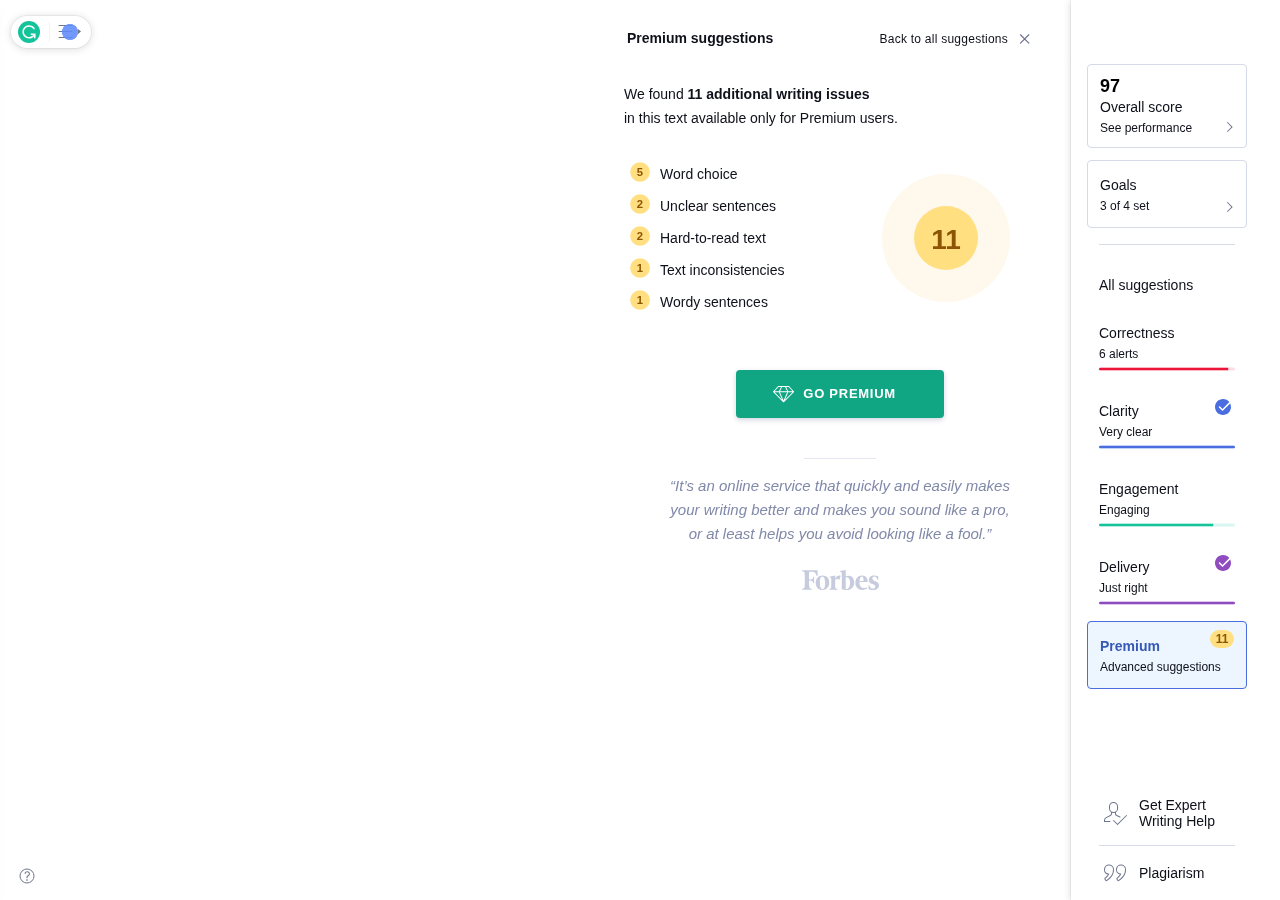
<file: img/Tropimundo Motivation Letter.html>
<!DOCTYPE html>
<!-- saved from url=(0042)https://app.grammarly.com/ddocs/1865452146 -->
<html lang="en" translate="no" class="height100" style="--cardWidth:400; --rem:16; font-size: 16px;"><head><meta http-equiv="Content-Type" content="text/html; charset=UTF-8"><style>.height100 { height: 100%; }</style><meta http-equiv="X-UA-Compatible" content="IE=edge"><meta name="viewport" content="width=device-width,initial-scale=1"><link rel="apple-touch-icon" sizes="180x180" href="https://denali-static.grammarly.com/files/02e38e7b8286916a6fa53b5b5f73d8f7/apple-touch-icon.png"><link rel="icon" type="image/png" sizes="16x16" href="https://denali-static.grammarly.com/files/2340c99e5888c621067307ab254ae533/favicon-16x16.png"><link rel="icon" type="image/png" sizes="32x32" href="https://denali-static.grammarly.com/files/efe57d016d9efff36da7884c193b646b/favicon-32x32.png"><link rel="shortcut icon" sizes="192x192" href="https://denali-static.grammarly.com/files/1ab7475b68ddc2fe6522a4baae84671c/android-chrome-192x192.png"><link rel="shortcut icon" sizes="256x256" href="https://denali-static.grammarly.com/files/8bcab69b48fd091107bf9cddb0080e87/android-chrome-256x256.png"><link rel="icon" type="image/x-icon" href="https://denali-static.grammarly.com/files/524adc79be04712e3a336059c2959e2e/favicon.ico"><link rel="mask-icon" href="https://denali-static.grammarly.com/files/fb9553bf35b484f8f4de429ee0f42285/safari-pinned-tab.svg" color="#15C39A"><meta name="msapplication-TileColor" content="#15C39A"><meta name="msapplication-TileImage" content="https://denali-static.grammarly.com/files/bcc70f711484f964e664fbade7a1a3e2/mstile-150x150.png"><meta name="application-name" content="Grammarly"><script data-verified="true">;(function() {
          var itunesContent = '"app-id=1158877342, app-argument=' + window.location.href + '"'
          document.head.innerHTML += '<meta name="apple-itunes-app" content=' + itunesContent + ' />'
        }());</script><meta name="apple-itunes-app" content="app-id=1158877342, app-argument=https://app.grammarly.com/"><title> - Grammarly</title><link rel="preconnect" href="https://data.grammarly.com/"><link rel="preconnect" href="https://gnar.grammarly.com/"><link rel="preconnect" href="https://subscription.grammarly.com/"><link rel="preconnect" href="https://auth.grammarly.com/"><link rel="preconnect" href="https://f-log-editor.grammarly.com/"><link rel="preconnect" href="https://static.institution.grammarly.com/"><link rel="chrome-webstore-item" href="https://chrome.google.com/webstore/detail/kbfnbcaeplbcioakkpcpgfkobkghlhen"><style id="typestyleTarget">@keyframes foetcks{to{stroke-dashoffset:13}}@keyframes fwh9xni{to{stroke-dashoffset:0}}.icon_f7s0tmm{align-items:center;display:inline-flex;fill:#6D758D;justify-content:center;min-height:calc(2px * var(--rem));min-width:calc(2px * var(--rem));stroke:#6D758D;transition:fill .2s, stroke .2s;vertical-align:middle}.icon_f7s0tmm:not([data-disabled='true'])[data-hovered='true'], .icon_f7s0tmm:not([data-disabled='true'])[data-active='true']{fill:#4A6EE0;stroke:#4A6EE0}.icon_f7s0tmm[data-disabled='true']{fill:#e4e6f2;stroke:#e4e6f2}.iconSimple_f10wkw6u,.f10wkw6u,.assistant-mutedSuggestions_f10wkw6u{display:inline-flex}.gIcon_fjm0eiv,.fjm0eiv{min-height:calc(1.5px * var(--rem));min-width:calc(1.5px * var(--rem))}.holder_f19n375c{transform:scale(calc(var(--rem)/16))}.starIcon_fm2d6pc,.pinIcon_fm2d6pc{fill-opacity:0}.starIcon_fm2d6pc:not([data-disabled='true'])[data-active='true'],.pinIcon_fm2d6pc:not([data-disabled='true'])[data-active='true']{fill-opacity:1}.diamondIcon_f140db0b{fill:#FFA600;min-height:calc(1.5px * var(--rem));min-width:calc(1.5px * var(--rem));stroke:none}.diamondIcon_f140db0b:not([data-disabled='true'])[data-hovered='true'], .diamondIcon_f140db0b:not([data-disabled='true'])[data-active='true']{fill:#FFA600;stroke:none}.toolbarIcon_f1qxzied{fill:none;fill-rule:evenodd;stroke:#6D758D;stroke-linecap:round;stroke-linejoin:round;stroke-width:1}.toolbarIcon_f1qxzied:not([data-disabled='true'])[data-hovered='true']{fill:none}.exitIcon_f1k1491e{fill:none;stroke:#97a0bf;stroke-linecap:round;stroke-linejoin:round}.exitIcon_f1k1491e:not([data-disabled='true'])[data-hovered='true']{fill:none;stroke:#4A6EE0}.circle_f1qi0fmr{animation:foetcks .5s linear forwards;stroke-dasharray:94;stroke-dashoffset:94}.checkmark_f93a3da{animation:fwh9xni 1.5s linear forwards;stroke-dasharray:100;stroke-dashoffset:100}.emote_f4v38qi{fill:#C6CBDE;stroke:none}.emote_f4v38qi:not([data-disabled='true'])[data-hovered='true'], .emote_f4v38qi:not([data-disabled='true'])[data-active='true']{stroke:none}.newIcon_fop98hd{background:#D7F7F0;border-radius:calc(0.125px * var(--rem));color:#0D8065;font-size:calc(0.5px * var(--rem));font-weight:bold;height:calc(1px * var(--rem));left:calc(7.35px * var(--rem));line-height:calc(1px * var(--rem));position:absolute;text-align:center;top:calc(1.74px * var(--rem));width:calc(1.5px * var(--rem));z-index:1}.newIconCaption_fmgk5qz{letter-spacing:0.8px;position:relative;top:50%;transform:translateY(-50%)}.noStrokeIcon_f94ne2o,.noStrokeIcon_f94ne2o:not([data-disabled='true'])[data-hovered='true'], .noStrokeIcon_f94ne2o:not([data-disabled='true'])[data-active='true'],.noStrokeIcon_f94ne2o[data-disabled='true']{stroke:none}.yesCircleIcon_fcny6ro,.noCircleIcon_fcny6ro{fill:none;stroke:#6D758D}.yesCircleIcon_fcny6ro:not([data-disabled='true'])[data-hovered='true'], .yesCircleIcon_fcny6ro:not([data-disabled='true'])[data-active='true'],.noCircleIcon_fcny6ro:not([data-disabled='true'])[data-hovered='true'], .noCircleIcon_fcny6ro:not([data-disabled='true'])[data-active='true']{fill:none;stroke:#4A6EE0}.yesCircleIcon_fcny6ro[data-disabled='true'],.noCircleIcon_fcny6ro[data-disabled='true']{fill:none;stroke:#e4e6f2}.yesIcon_fb6baad:not([data-disabled='true'])[data-active='true']{fill:#15C39A;stroke:#15C39A;stroke-width:2px}.closeIcon_f1ql4579:not([data-disabled='true'])[data-active='true']{fill:#EA1537;stroke:#EA1537;stroke-width:2px}.voteYes_f1ywxs8i:not([data-disabled='true'])[data-hovered='true'] > svg > path:first-child, .voteYes_f1ywxs8i[data-active='true'] > svg > path:first-child{fill:#15C39A;stroke:none}.voteYes_f1ywxs8i:not([data-disabled='true'])[data-hovered='true'] > svg > path:last-child, .voteYes_f1ywxs8i[data-active='true'] > svg > path:last-child{fill:white}.voteNo_f18724xt:not([data-disabled='true'])[data-hovered='true'] > svg > path:first-child, .voteNo_f18724xt[data-active='true'] > svg > path:first-child{fill:#EA1537;stroke:none}.voteNo_f18724xt:not([data-disabled='true'])[data-hovered='true'] > svg > path:last-child, .voteNo_f18724xt[data-active='true'] > svg > path:last-child{stroke:white}.openFeedbackFormArrow_fz8c6nf:not([data-disabled='true'])[data-hovered='true'] > svg > path{stroke:#4A6EE0}.newSmall_fi77v7e{fill:none}.ideasRecommended_f1rs71r3 path[data-figure="bg"]{fill:#4A6EE0;stroke:none}.ideasRecommended_f1rs71r3 path[data-figure="arrow"]{fill:none;stroke:#FFFFFF}.ideasRecommended_f1rs71r3 path[data-figure="arrow_spire"]{fill:#FFFFFF;stroke:none}@keyframes f1j8vzgp{0%, 80%, 100%{transform:scale(0)}40%{transform:scale(1)}}.spinner_fsuivmx,.center_fsuivmx{text-align:center}.item_fmwuyzh{animation:f1j8vzgp 1.4s infinite ease-in-out;animation-fill-mode:both;border-radius:50%;display:inline-block;margin:0 1px}.item_fmwuyzh:nth-child(1){animation-delay:-.32s}.item_fmwuyzh:nth-child(2){animation-delay:-.16s}.f1rx9jzm{color:rgb(14, 16, 26);font-size:calc(1.75px * var(--rem));font-weight:700;letter-spacing:-0.07px;line-height:calc(2px * var(--rem));margin:0}.f1riuydc{color:rgb(14, 16, 26);font-size:calc(1.5px * var(--rem));font-weight:700;letter-spacing:-0.048000000715255745px;line-height:calc(2px * var(--rem));margin:0;text-transform:capitalize}.fq061rn{color:rgb(14, 16, 26);font-size:calc(1.25px * var(--rem));font-weight:700;letter-spacing:calc(0px * var(--rem));line-height:calc(1.5px * var(--rem));margin:0}.f2zuuae{color:#6D758D;font-size:calc(0.6875px * var(--rem));font-weight:700;letter-spacing:calc(0.04625px * var(--rem));line-height:calc(1.5px * var(--rem));margin:0;text-transform:uppercase}.fqlvlsm{color:rgb(74, 110, 224);font-size:calc(0.875px * var(--rem));font-weight:700;letter-spacing:calc(0px * var(--rem));line-height:calc(2px * var(--rem));margin:0}.fjlhwhm{color:rgb(14, 16, 26);font-size:calc(1px * var(--rem));font-weight:700;letter-spacing:calc(0px * var(--rem));line-height:calc(1.5px * var(--rem));margin:0}.fqelrj5{color:rgb(14, 16, 26);font-size:calc(1.0625px * var(--rem));font-weight:400;letter-spacing:calc(0px * var(--rem));line-height:calc(2px * var(--rem))}.fal6plv{color:rgb(14, 16, 26);font-size:calc(0.875px * var(--rem));font-weight:400;letter-spacing:calc(0px * var(--rem));line-height:calc(1.5px * var(--rem))}.f1vn8v6g{color:rgb(14, 16, 26);font-size:calc(0.75px * var(--rem));font-weight:400;letter-spacing:calc(0px * var(--rem));line-height:calc(1.125px * var(--rem))}.f10buadf{color:rgba(14, 16, 26, 1);font-size:calc(0.75px * var(--rem));font-weight:300;letter-spacing:calc(0px * var(--rem));line-height:calc(1.125px * var(--rem))}.fhsusol{color:rgba(0, 0, 0, 1);font-size:calc(1.125px * var(--rem));font-weight:700;letter-spacing:calc(0px * var(--rem));line-height:calc(1.25px * var(--rem))}.f1jyrf4x{color:#333954;font-size:calc(0.6875px * var(--rem));font-weight:400;letter-spacing:.1px;line-height:calc(1px * var(--rem))}.fz57mn6{color:#0E101A;font-size:calc(0.75px * var(--rem));font-weight:700;letter-spacing:.8px;line-height:calc(2px * var(--rem));text-transform:uppercase}.f143m70d{color:#0E101A;font-size:calc(0.9375px * var(--rem));letter-spacing:0;line-height:calc(1.5px * var(--rem))}.fxx9r1i{color:#6D758D;font-size:calc(0.5625px * var(--rem));font-weight:400;letter-spacing:calc(0.04625px * var(--rem));line-height:calc(1px * var(--rem));margin:0;text-transform:uppercase}.f1bp1u8d{background-color:transparent;border:0;cursor:default;display:inline-block;outline:none;overflow:hidden;padding:0;position:relative;user-select:none;vertical-align:middle;white-space:nowrap}.f1bp1u8d:not([data-disabled='true'])[data-hovered='true']{cursor:pointer}.f1bp1u8d[data-disabled='true']{background-color:initial}.f1bp1u8d[hidden]{display:none}.f1bp1u8d:focus{box-shadow:0 0 0 1px #FFFFFF, 0 0 0 3px #638EEB;z-index:1}.f1bp1u8d:focus:not(:focus-visible){box-shadow:none}.f1bp1u8d:focus-visible{box-shadow:0 0 0 1px #FFFFFF, 0 0 0 3px #638EEB;z-index:1}.f25nfsj{background-color:transparent;border:0;border-radius:calc(0.25px * var(--rem));color:#4A6EE0;cursor:default;display:inline-block;line-height:calc(2px * var(--rem));outline:none;overflow:hidden;padding:0 calc(0.5px * var(--rem));position:relative;transition:background-color .2s;user-select:none;vertical-align:middle;white-space:nowrap}.f25nfsj:not([data-disabled='true'])[data-hovered='true']{background-color:#F9FAFF;cursor:pointer}.f25nfsj[data-disabled='true']{background-color:initial;color:#C6CBDE;font-weight:normal}.f25nfsj:not([data-disabled='true']):active{transform:scale(1);transition:none}.f25nfsj[hidden]{display:none}.f25nfsj:focus{box-shadow:0 0 0 1px #FFFFFF, 0 0 0 3px #638EEB;z-index:1}.f25nfsj:focus:not(:focus-visible){box-shadow:none}.f25nfsj:focus-visible{box-shadow:0 0 0 1px #FFFFFF, 0 0 0 3px #638EEB;z-index:1}.fqn3iwb{background-color:rgb(74, 110, 224);border:0;border-radius:calc(0.25px * var(--rem));color:#FFFFFF;cursor:default;display:inline-block;line-height:calc(2px * var(--rem));outline:none;overflow:hidden;padding:0;position:relative;transition-duration:.2s;user-select:none;vertical-align:middle;white-space:nowrap}.fqn3iwb:not([data-disabled='true'])[data-hovered='true']{background-color:rgb(99, 142, 235);cursor:pointer}.fqn3iwb:not([data-disabled='true'])[data-hovered='true'] > i,.fqn3iwb > i{fill:#FFFFFF;stroke:#FFFFFF}.fqn3iwb[data-disabled='true']{background-color:rgb(153, 194, 255);color:rgb(255, 255, 255)}.fqn3iwb[hidden]{display:none}.fqn3iwb:focus{box-shadow:0 0 0 1px #FFFFFF, 0 0 0 3px #638EEB;z-index:1}.fqn3iwb:focus:not(:focus-visible){box-shadow:none}.fqn3iwb:focus-visible{box-shadow:0 0 0 1px #FFFFFF, 0 0 0 3px #638EEB;z-index:1}.fqn3iwb[data-textpos='left']{padding:0 0 0 calc(0.5px * var(--rem))}.fqn3iwb[data-textpos='right']{padding:0 calc(0.5px * var(--rem)) 0 0}.fqn3iwb[data-textpos='everywhere']{padding:0 calc(0.5px * var(--rem)) 0 calc(0.5px * var(--rem))}.f2c0r2x{background-color:#F0F2FC;border:0;border-radius:calc(0.25px * var(--rem));color:#3659B5;cursor:default;display:inline-block;font-size:calc(0.875px * var(--rem));letter-spacing:0;line-height:calc(2px * var(--rem));outline:none;overflow:hidden;padding:0 calc(0.5px * var(--rem));position:relative;text-transform:capitalize;transition-duration:.2s;user-select:none;vertical-align:middle;white-space:nowrap}.f2c0r2x:not([data-disabled='true'])[data-hovered='true']{background-color:#E7E9F5;cursor:pointer}.f2c0r2x[data-disabled='true']{background-color:#F0F2FC;color:#6D758D}.f2c0r2x[data-active='true']{background-color:#4A6EE0;color:#FFFFFF}.f2c0r2x[data-active='true']:hover{background-color:#638EEB;color:#FFFFFF}.f2c0r2x[hidden]{display:none}.f2c0r2x:focus{box-shadow:0 0 0 1px #FFFFFF, 0 0 0 3px #638EEB;z-index:1}.f2c0r2x:focus:not(:focus-visible){box-shadow:none}.f2c0r2x:focus-visible{box-shadow:0 0 0 1px #FFFFFF, 0 0 0 3px #638EEB;z-index:1}.f10wkw6u .f2c0r2x{border-radius:0;margin-right:2px;padding:0 calc(0.5px * var(--rem))}.f10wkw6u .f2c0r2x:first-child{border-radius:calc(0.25px * var(--rem)) 0 0 calc(0.25px * var(--rem))}.f10wkw6u .f2c0r2x:last-child{border-radius:0 calc(0.25px * var(--rem)) calc(0.25px * var(--rem)) 0;border-right:none;margin-right:0}.f10wkw6u .f2c0r2x:not([data-active='true']){background-color:#F0F2FC}.f1lqnxri{align-items:center;background-color:transparent;border:0;border-radius:calc(0.25px * var(--rem));color:#4A6EE0;cursor:default;display:inline-flex;flex-wrap:wrap;line-height:calc(2px * var(--rem));outline:none;overflow:hidden;padding:0;position:relative;transition-duration:.2s;transition-property:border, background, color;user-select:none;vertical-align:middle;white-space:nowrap}.f1lqnxri:not([data-disabled='true'])[data-hovered='true']{background:rgb(249, 250, 255);border-color:rgb(249, 250, 255);cursor:pointer}.f1lqnxri[data-disabled='true']{background-color:initial;border-color:rgb(198, 203, 222);color:rgb(198, 203, 222)}.f1lqnxri[hidden]{display:none}.f1lqnxri:focus{box-shadow:0 0 0 1px #FFFFFF, 0 0 0 3px #638EEB;z-index:1}.f1lqnxri:focus:not(:focus-visible){box-shadow:none}.f1lqnxri:focus-visible{box-shadow:0 0 0 1px #FFFFFF, 0 0 0 3px #638EEB;z-index:1}.f1lqnxri[data-textpos='left']{padding:0 0 0 calc(0.5px * var(--rem))}.f1lqnxri[data-textpos='right']{padding:0 calc(0.5px * var(--rem)) 0 0}.f1lqnxri[data-textpos='everywhere']{padding:0 calc(0.5px * var(--rem)) 0 calc(0.5px * var(--rem))}.f1lqnxri[data-textpos] i[data-role='icon']{margin:calc(-0.1px * var(--rem)) calc(0.25px * var(--rem)) 0 0}.f2oqwgj{align-items:center;background-color:transparent;border:0;border-radius:calc(0.25px * var(--rem));color:#6D758D;cursor:default;display:inline-flex;flex-wrap:wrap;line-height:calc(2px * var(--rem));outline:none;overflow:hidden;padding:0;position:relative;transition-duration:.2s;transition-property:border, background, color;user-select:none;vertical-align:middle;white-space:nowrap}.f2oqwgj:not([data-disabled='true'])[data-hovered='true']{background:#F9FAFF;color:#4A6EE0;cursor:pointer}.f2oqwgj[data-disabled='true']{background-color:initial;color:#C6CBDE}.f2oqwgj[hidden]{display:none}.f2oqwgj:focus{box-shadow:0 0 0 1px #FFFFFF, 0 0 0 3px #638EEB;z-index:1}.f2oqwgj:focus:not(:focus-visible){box-shadow:none}.f2oqwgj:focus-visible{box-shadow:0 0 0 1px #FFFFFF, 0 0 0 3px #638EEB;z-index:1}.f2oqwgj[data-textpos='left']{padding:0 0 0 calc(0.5px * var(--rem))}.f2oqwgj[data-textpos='right']{padding:0 calc(0.5px * var(--rem)) 0 0}.f2oqwgj[data-textpos='everywhere']{padding:0 calc(0.5px * var(--rem)) 0 calc(0.5px * var(--rem))}.f2k6r96{align-items:center;background-color:transparent;border:0;color:#0E101A;cursor:default;display:inline-flex;font-size:calc(0.875px * var(--rem));font-weight:normal;line-height:calc(2px * var(--rem));outline:none;overflow:hidden;padding:0;position:relative;text-align:left;transition-duration:.2s;user-select:none;vertical-align:middle;white-space:nowrap}.f2k6r96:not([data-disabled='true'])[data-hovered='true']{background-color:#F0F2FC;color:#4A6EE0;cursor:pointer}.f2k6r96[data-disabled='true']{background-color:initial;color:#9FA6BF}.f2k6r96[hidden]{display:none}.f2k6r96:focus{box-shadow:0 0 0 1px #FFFFFF, 0 0 0 3px #638EEB;z-index:1}.f2k6r96:focus:not(:focus-visible){box-shadow:none}.f2k6r96:focus-visible{box-shadow:0 0 0 1px #FFFFFF, 0 0 0 3px #638EEB;z-index:1}.f2k6r96[data-textpos='left']{padding:0 calc(0.5px * var(--rem)) 0 calc(1px * var(--rem))}.f2k6r96[data-textpos='right']{padding:0 calc(1px * var(--rem)) 0 calc(0.5px * var(--rem))}.f2k6r96[data-textpos='everywhere']{padding:0 calc(1px * var(--rem)) 0 calc(1px * var(--rem))}.f2k6r96[data-textpos] i[data-role='icon']{margin:calc(-0.1px * var(--rem)) calc(0.25px * var(--rem)) 0 0}.f1sktwut{align-items:center;background-color:transparent;border:0;border-radius:calc(0.25px * var(--rem));color:#333954;cursor:default;display:flex;font-weight:normal;line-height:calc(1.2px * var(--rem));margin:0 calc(0.5px * var(--rem)) calc(0.5px * var(--rem));min-height:calc(2px * var(--rem));outline:none;overflow:hidden;padding:0 calc(0.3px * var(--rem)) 0 calc(0.5px * var(--rem));position:relative;text-align:left;transition:background .2s;user-select:none;vertical-align:middle;white-space:normal}.f1sktwut:not([data-disabled='true'])[data-hovered='true']{cursor:pointer}.f1sktwut[data-disabled='true']{background-color:initial}.f1sktwut[data-active='true']{background:#E7E9F5}.f1sktwut[hidden]{display:none}.f1sktwut:focus{box-shadow:0 0 0 1px #FFFFFF, 0 0 0 3px #638EEB;z-index:1}.f1sktwut:focus:not(:focus-visible){box-shadow:none}.f1sktwut:focus-visible{box-shadow:0 0 0 1px #FFFFFF, 0 0 0 3px #638EEB;z-index:1}.f1sktwut[data-hovered='true']{background:#F0F2FC}.f2antnr{text-decoration:none}.fvalg5h{display:inline-flex;justify-content:space-around}.fvalg5h > *:not(:first-child){margin-left:calc(0.5px * var(--rem))}.fgh3b8f{display:inline-flex;flex-direction:column}.fgh3b8f > *{border-radius:0}.f1ozhb91{white-space:pre-line}@keyframes f1r2wd2g{to{opacity:0;transform:scale(1)}}@keyframes f6ovs17{to{opacity:0;transform:scale(2)}}.rippleContainer_f1o3m0cx{border-radius:inherit;bottom:0;left:0;pointer-events:none;position:absolute;right:0;top:0}.ripple_fixlcap{animation:f6ovs17 .4s;background-color:#0E101A;border-radius:100%;opacity:0.15;position:absolute;transform:scale(0)}.rippleFromCenter_f1kkcgtp{animation:f6ovs17 .4s;animation-name:f1r2wd2g;background-color:#0E101A;border-radius:100%;opacity:0.15;position:absolute;transform:scale(0)}.ffnln0i{overflow:hidden !important;position:relative}.ps{-ms-overflow-style:none;-ms-touch-action:auto;border:none !important;overflow:hidden !important;overflow-anchor:none;position:relative;touch-action:auto}.ps .ps__rail-x, .ps .ps__rail-y{pointer-events:all;z-index:1000}.ps .ps__rail-x{-webkit-transition:background-color .2s linear, opacity .2s linear;bottom:0;display:none;height:15px;opacity:0;position:absolute;transition:background-color .2s linear, opacity .2s linear}.ps .ps__rail-y{-webkit-transition:background-color .2s linear, opacity .2s linear;display:none;opacity:0;position:absolute;right:0;transition:background-color .2s linear, opacity .2s linear;width:15px}.ps .ps--active-x > .ps__rail-x, .ps--active-y > .ps__rail-y{background-color:transparent;display:block}.ps.ps--hidden > .ps__rail-x, .ps.ps--hidden > .ps__rail-y{opacity:0}.ps.ps--force > .ps__rail-x, .ps.ps--force > .ps__rail-y,.ps:hover > .ps__rail-x, .ps:hover > .ps__rail-y, .ps.ps--focus > .ps__rail-x, .ps.ps--focus > .ps__rail-y, .ps.ps--scrolling-x > .ps__rail-x, .ps.ps--scrolling-y > .ps__rail-y{opacity:0.6}.ps .ps__rail-x:hover, .ps__rail-y:hover, .ps__rail-x:focus, .ps__rail-y:focus, .ps__rail-x.ps--clicking, .ps__rail-y.ps--clicking{background-color:#eee;opacity:0.9}.ps .ps__thumb-x{-webkit-transition:background-color .2s linear, height .2s ease-in-out;background-color:#7d7c7c;border-radius:6px;bottom:2px;height:6px;position:absolute;transition:background-color .2s linear, height .2s ease-in-out}.ps .ps__thumb-y{-webkit-transition:background-color .2s linear, width .2s ease-in-out;background-color:#7d7c7c;border-radius:6px;position:absolute;right:2px;transition:background-color .2s linear, width .2s ease-in-out;width:6px}.ps .ps__rail-x:hover > .ps__thumb-x, .ps__rail-x:focus > .ps__thumb-x, .ps__rail-x.ps--clicking .ps__thumb-x{background-color:#3a3a3a;height:11px}.ps .ps__rail-y:hover > .ps__thumb-y, .ps__rail-y:focus > .ps__thumb-y, .ps__rail-y.ps--clicking .ps__thumb-y{background-color:#3a3a3a;width:11px}@media screen and (-ms-high-contrast: active), (-ms-high-contrast: none){.ps{overflow:auto !important}}@supports (-ms-overflow-style: none){.ps{overflow:auto !important}}.modal-wrapper_f10hn8e4{display:flex;flex-direction:column;height:100%;left:0;overflow:hidden;pointer-events:auto;top:0;transition:background 0.2s;width:100%}.modal-wrapperFixed_fng6hk9{position:fixed;z-index:10000}.modal-wrapperAbsolute_fhwmucx,.placeholder_fhwmucx,.navigation-itemListBox_fhwmucx,.textWrapper_fhwmucx{position:absolute}.modal-wrapperTopCenter_f1daqedz{margin:calc(-0.5px * var(--rem)) auto auto}.modal-wrapperBottomRight_foezl7l{margin:auto 0 0 auto}.modal-wrapperCenter_ftu9a9a,.svg2_ftu9a9a{margin:auto}.modal-wrapperLight_fltuxr7{background:rgba(255, 255, 255, .7);display:flex;flex-direction:column;height:100%;left:0;overflow:hidden;pointer-events:auto;top:0;transition:background 0.2s;width:100%}.modal-wrapperDark_f8fr06e{background:rgba(100, 107, 131, .4);display:flex;flex-direction:column;height:100%;left:0;overflow:hidden;pointer-events:auto;top:0;transition:background 0.2s;width:100%}.modal-wrapperTransparent_f1buyo39{background:transparent;display:flex;flex-direction:column;height:100%;left:0;overflow:hidden;pointer-events:auto;top:0;transition:background 0.2s;width:100%}.modal-closeIconButtonContainer_f1y8xza2{position:absolute;right:calc(0.5px * var(--rem));top:calc(0.5px * var(--rem))}.modal-closeIcon_f1bw2uvn,.notifications-closeIcon_f1bw2uvn,.gray_f1bw2uvn{stroke:#97a0bf}.modal-modal_f1mzh94f{border-radius:calc(0.5px * var(--rem));box-shadow:0 0 0 1px rgba(0, 0, 0, .05), 0 4px 20px rgba(0, 0, 0, .15);display:flex;flex-direction:column;max-height:90vh;overflow:hidden;position:relative}.modal-header_f862x00{background-color:#F9FAFF;border-top-left-radius:calc(0.5px * var(--rem));border-top-right-radius:calc(0.5px * var(--rem));overflow:hidden;padding:calc(2.5px * var(--rem)) calc(2px * var(--rem)) calc(1px * var(--rem));position:relative}.modal-closeBtn_f1nadugo{position:absolute;right:@top;top:10px}.modal-body_f1orqs7k{background-color:#FFFFFF;padding:calc(2px * var(--rem))}.modal-scrollBody_fvqgyad{flex-grow:1;position:relative}.modal-footer_f1v9ogc7{align-items:center;background-color:#F9FAFF;border:0 solid transparent;border-bottom-left-radius:calc(0.5px * var(--rem));border-bottom-right-radius:calc(0.5px * var(--rem));border-width:0 1px;display:flex;height:calc(4px * var(--rem));justify-content:flex-end;padding:0 calc(2px * var(--rem))}.modal-footer_f1v9ogc7 > *:not(:last-child){margin-right:calc(0.5px * var(--rem))}.modal-contentBase_f11pcwu{transform-origin:center;transition-duration:0.2s;transition-property:opacity, transform}.modal-contentFaded_f1w7uoic{opacity:0;transform:scale(.8);transform-origin:center;transition-duration:0.2s;transition-property:opacity, transform}.modal-content_fijgz8w{opacity:1;transform:none;transform-origin:center;transition-duration:0.2s;transition-property:opacity, transform}.modal-contentWrapper_f10krlro{height:100%}.modal-scroll_fkitfcz{display:flex;height:100vh;padding:calc(0.5px * var(--rem)) 0;position:relative;width:100vw}@media (max-height: 760px){.modal-wrapperResize_f12sy1hf{margin:calc(2px * var(--rem)) auto auto}}.modal-spokenDescription_f1qiuvyq{outline:none !important}.f1ipvbxj{color:#1F243C;margin-bottom:calc(1.5px * var(--rem))}.f1uzbolf{color:#1F243C;margin-top:calc(1.5px * var(--rem))}.f16dzn03{color:#4D536E;height:calc(2.625px * var(--rem));width:calc(12.8125px * var(--rem))}.f1nwikzk,.get_started_checklist-title_f1nwikzk{color:#1F243C}.allFeaturesContainer_f8qvbex,.fullSentenceCardFooterBtns_f8qvbex{display:flex;flex-wrap:wrap}.featureTitleContainer_fddsvlq,.get_started_checklist-listItemTitleContainer_fddsvlq,.emojiFromIDAlt_fddsvlq,.fddsvlq,.voxTitle_fddsvlq,.content_fddsvlq,.successHeader_fddsvlq,.header_fddsvlq,.base_fddsvlq{align-items:center;display:flex}.feature_fn1pcv5{height:calc(5px * var(--rem));margin-top:calc(1.5px * var(--rem));width:50%}.bodyContainer_f5b1g93{border-top:1px solid #C6CBDE}.inputField_f1l4t2mq{background:#FFFFFF;border:1px solid #e4e6f2;border-radius:calc(0.25px * var(--rem));outline:none;width:100%}.inputField_f1l4t2mq::placeholder{color:#97a0bf;opacity:1}.inputField_f1l4t2mq:focus{border-color:#4A6EE0}.textArea_f1x2nxlz{resize:none}.f18xzz7e{height:calc(1.5px * var(--rem))}.ft3f7um{height:calc(6px * var(--rem));margin-top:calc(1px * var(--rem))}.wrapper_fgslipt{align-items:center;cursor:default;display:flex;user-select:none}.rectangle_frm73oa{align-items:center;background-color:transparent;border:2px solid #C6CBDE;border-radius:calc(0.125px * var(--rem));display:flex;height:calc(1px * var(--rem));margin-right:calc(0.5px * var(--rem));padding-top:calc(0.18px * var(--rem));width:calc(1px * var(--rem))}.rectangleFilledBlue_fno17tl{align-items:center;background-color:#4A6EE0;border:2px solid #C6CBDE;border-color:#4A6EE0;border-radius:calc(0.125px * var(--rem));display:flex;height:calc(1px * var(--rem));margin-right:calc(0.5px * var(--rem));padding-top:calc(0.1px * var(--rem));width:calc(1px * var(--rem))}.rectangleBlueFocused_fe82b5x{box-shadow:0 0 0 1px #FFFFFF, 0 0 0 3px #4A6EE0;z-index:1}.inputCheckbox_fkbmd9z{-webkit-appearance:none;appearance:none;margin:0}.svg_fk87jrb{height:100%;width:100%}.signout-popup-wrapper_f1ir18zb{background-color:#FFFFFF;width:calc(31px * var(--rem))}.signout-popup-modalHeader_fxnkxqr{background-color:#FFFFFF;padding:calc(2px * var(--rem)) calc(2px * var(--rem)) calc(1px * var(--rem))}.signout-popup-modalBody_flk5hbs{padding-top:0}.signout-popup-modalFooter_f2zk3ec{background-color:#F0F2FC;padding:calc(1px * var(--rem))}.signout-popup-signOutText_fw5gvsl{padding:calc(0.5px * var(--rem))}.tooltip_f11blzjg{background-color:#60657b;color:#FFFFFF;display:inline-block;font-size:14px;opacity:0.9;padding:6px 8px;pointer-events:none;position:absolute;transform:translate(-50%, 5px);transition:opacity .2s ease-out .4s, visibility .2s ease-out .4s;white-space:nowrap;z-index:100}.tooltip_f11blzjg:after{border-bottom:7px solid #60657b;border-left:8px solid transparent;border-right:8px solid transparent;content:'';height:0;left:50%;margin-left:-8px;opacity:0.9;position:absolute;top:-5px;width:0}.tooltip_f11blzjg.top{transform:translate(-50%, -5px)}.tooltip_f11blzjg.top:after{border-bottom:none;border-top:7px solid #60657b;bottom:-5px;top:auto}.tooltip_f11blzjg.right{transform:translate(20%, -25px)}.tooltip_f11blzjg.right:after{border-bottom:none;border-top:7px solid #60657b;bottom:10px;left:-3px;top:auto;transform:rotate(90deg)}.badge_f13yry9r{background:#EBFFFA;border-radius:calc(0.125px * var(--rem));color:#0D8065;display:inline-block;font-size:calc(0.75px * var(--rem));font-weight:400;height:calc(1.185px * var(--rem));letter-spacing:0.4px;line-height:calc(1.175px * var(--rem));padding:calc(0px * var(--rem)) calc(0.25px * var(--rem));text-align:center;text-transform:uppercase;vertical-align:middle}.badgeA11yContrast_f8nsgzw{background:#EDF5FF;border-radius:calc(0.125px * var(--rem));color:#3659B5;display:inline-block;font-size:calc(0.75px * var(--rem));font-weight:400;height:calc(1.185px * var(--rem));letter-spacing:0.4px;line-height:calc(1.175px * var(--rem));padding:calc(0px * var(--rem)) calc(0.25px * var(--rem));text-align:center;text-transform:uppercase;vertical-align:middle}.badgeIcon_fgh6nxh{margin-right:0.25px;max-height:calc(1.175px * var(--rem));max-width:calc(1.175px * var(--rem));min-height:calc(1.175px * var(--rem));min-width:calc(1.175px * var(--rem));vertical-align:top}.premiumBadge_fwnn1dg{background:#FFDF80;border-radius:calc(0.125px * var(--rem));color:#8C5404;display:inline-block;font-size:calc(0.75px * var(--rem));font-weight:400;height:calc(1.185px * var(--rem));letter-spacing:0.4px;line-height:calc(1.175px * var(--rem));padding:calc(0px * var(--rem)) calc(0.25px * var(--rem));text-align:center;text-transform:uppercase;vertical-align:middle}.premiumBadgeIcon_f5px8qe{fill:#8C5404;margin-right:0.25px;max-height:calc(1.175px * var(--rem));max-width:calc(1.175px * var(--rem));min-height:calc(1.175px * var(--rem));min-width:calc(1.175px * var(--rem));vertical-align:top}.fl8qkup{margin:0}.divider_f1x93lto{border:0;border-top:1px solid #E7E9F5;margin:calc(1px * var(--rem)) 0}.document_list-documents_ft2aw86,.document_search-emptyTrashIllustration_ft2aw86,.contactSupport_ft2aw86,.premiumButtonContainer_ft2aw86,.buttonsContainer_ft2aw86,.ft2aw86{margin-top:calc(1px * var(--rem))}.document_list-searchEmpty_f1yp25lr{border-top:1px solid #ededed;color:#b2b2b2;font-size:16px;margin:50px 0 0 40px;padding-top:23px;text-align:center}.document_search-spinner_f12gec37{position:absolute;top:40%;width:calc(100% - 300px)}.document_search-documentListContainer_fwa3m4o{display:flex;margin-top:calc(3px * var(--rem))}.document_search-documentList_f96or0t,.document_search-titleContainer_f96or0t,.f96or0t,.toolbar-headerOnboardingWrapper_f96or0t,.inner_f96or0t{width:100%}.document_search-titleHeader_f1qvb83q{margin:0 0 65px 40px}.emptyTrashBanner-wrapper_f11cc555{align-items:center;background:#E9E9E9;display:flex;justify-content:center;margin-bottom:65px;margin-left:40px;margin-right:40px;margin-top:32px;padding-bottom:8px;padding-top:8px;width:calc(100% - 40px)}.emptyTrashBanner-icon_fi16reb{height:24px;width:24px}.emptyTrashBanner-icon_fi16reb path{fill:#E2534F}.emptyTrashBanner-icon_fi16reb g{stroke:#FFF}.emptyTrashBanner-description_f1gpbzsp{font-size:calc(0.875px * var(--rem));line-height:calc(0.875px * var(--rem))}.emptyTrashBanner-button_feim5ou{color:#E2534F;cursor:pointer;font-size:calc(0.875px * var(--rem));font-weight:700;line-height:calc(0.875px * var(--rem));margin-left:8px;opacity:0.8;padding:4px 8px}.emptyTrashBanner-button_feim5ou:hover{opacity:1}.document_search-emptyTrashView_fi0p82q{align-items:center;display:flex;flex-direction:column;gap:calc(0.5px * var(--rem));height:94vh;justify-content:center;margin-top:-54px;width:calc(100vw - 300px)}.document_search-emptyTrashView_fi0p82q svg{margin-bottom:calc(1px * var(--rem))}.document_search-emptyTrashTitle_f1hl53pl{font-size:calc(1.5px * var(--rem));line-height:calc(1.3125px * var(--rem))}.document_search-emptyTrashDescription_fhqbwtl{line-height:calc(1.3125px * var(--rem))}.f1wwhn2u{height:calc(1px * var(--rem));margin:0;max-height:calc(1px * var(--rem));min-height:calc(0.875px * var(--rem));width:100%}.f8x0gmr{height:calc(2px * var(--rem));max-height:calc(2px * var(--rem));min-height:calc(1.75px * var(--rem))}.f1ujcdwj{height:calc(3px * var(--rem));max-height:calc(3px * var(--rem));min-height:calc(2.625px * var(--rem))}.f1jpxera.spacer{height:calc(0.5px * var(--rem));max-height:calc(0.5px * var(--rem));min-height:calc(0.4375px * var(--rem))}.f1jpxera.spacerDouble{height:calc(1px * var(--rem));max-height:calc(1px * var(--rem));min-height:calc(0.875px * var(--rem))}.f1jpxera.spacerTriple{height:calc(1.5px * var(--rem));max-height:calc(1.5px * var(--rem));min-height:calc(1.3125px * var(--rem))}.accordion-accordion_fyzoiny,.get_started_checklist-subItemList_fyzoiny,.fyzoiny{padding:0}.accordion-accordionItem_f12i8gy8{position:relative}.accordion-accordionItem_f12i8gy8:not(:last-child){margin-bottom:calc(0.5px * var(--rem))}.accordion-title_faertyk{color:#4D536E;font-weight:700}.accordion-button_f1x0yewk{align-items:center;display:flex;justify-content:space-between;width:100%}.accordion-button_f1x0yewk:hover{cursor:pointer}.accordion-arrow_f1odqh2e{transition:transform .25s}.accordion-arrowRotated_fcgui4s{transform:rotate(180deg);transition:transform .25s}.accordion-content_f1a2o3w{display:flex;flex-direction:column;margin-left:calc(1.875px * var(--rem));max-width:calc(15px * var(--rem))}.accordion-hiddenContent_f1wt0yvj,.f1wt0yvj,.obtain_grades-icon_f1wt0yvj,.circleText_f1wt0yvj,.hiddenPlaceholder_f1wt0yvj,.input_f1wt0yvj{display:none}.get_started_checklist-list_f19wxrjx,.f19wxrjx{margin-top:calc(1.5px * var(--rem))}.get_started_checklist-listItemTitle_fdokt4l{color:#4D536E;margin-left:calc(0.6px * var(--rem))}.get_started_checklist-listItemDescription_f68j0e1{color:#4D536E;font-size:calc(0.9px * var(--rem));line-height:calc(1.25px * var(--rem));margin:0;max-width:calc(15px * var(--rem))}.completion_icon-completed_f1tj36ao{align-items:center;background-color:#15C39A;border:1px solid;border-color:#15C39A;border-radius:100%;display:flex;height:20px;justify-content:center;transition:border-color .25s ease, background-color .25s ease;width:20px}.completion_icon-active_fcn8rga{align-items:center;background-color:#EBFFFA;border:1px solid;border-color:#15C39A;border-radius:100%;display:flex;height:20px;justify-content:center;transition:border-color .25s ease, background-color .25s ease;width:20px}.completion_icon-active_fcn8rga > svg{display:none}.completion_icon-notCompleted_f1ecm2u8{align-items:center;background-color:#C6CBDE;border:1px solid;border-color:#C6CBDE;border-radius:100%;display:flex;height:20px;justify-content:center;transition:border-color .25s ease, background-color .25s ease;width:20px}.get_started_button-link_f6qgsj4{background-color:#4A6EE0;border-radius:calc(0.25px * var(--rem));color:#FFFFFF;font-size:calc(0.9px * var(--rem));font-weight:700;margin-bottom:calc(0.5px * var(--rem));padding:calc(0.5px * var(--rem)) 0;text-align:center}.get_started_button-externalLink_f16rvx7e{align-items:center;background-color:#EDF5FF;border-radius:calc(0.25px * var(--rem));color:#3659B5;display:flex;font-size:calc(0.9px * var(--rem));font-weight:700;margin-bottom:calc(0.25px * var(--rem));padding:calc(0.5px * var(--rem))}.get_started_button-icon_f1ybcffn{height:calc(2px * var(--rem));margin-right:calc(0.8px * var(--rem));width:calc(2px * var(--rem))}.f1mgyl9u,.animationWrapper_f1mgyl9u,.editPopupContainer_f1mgyl9u,.draft_ai_card-cardSectionsRow_f1mgyl9u,.toolbar-titleWrapper_f1mgyl9u,.assistant-newSuccessContainerContainer_f1mgyl9u,.titleWrap_f1mgyl9u,.allAsuggestionsBtn-allAlertsBtnContainer_f1mgyl9u{position:relative}.f1m15vir{background:#FFFFFF;border-radius:calc(0.5px * var(--rem));box-shadow:0 0 0 1px rgba(0, 0, 0, .05), 0 2px 12px rgba(0, 0, 0, .15);display:flex;flex-direction:column;margin:calc(0.5px * var(--rem)) 0;min-width:100%;opacity:1;padding:calc(0.5px * var(--rem)) 0;position:absolute;transition:opacity .2s;z-index:1}.fnu5k6u,.statistics-modalEmpty_fnu5k6u,.assistant-lensEnterStart_fnu5k6u{opacity:0}.f117es0s{background-color:#E7E9F5;height:1px;margin:calc(0.5px * var(--rem))}.close_button-close_fsii13u{position:absolute;right:calc(1px * var(--rem));top:calc(1px * var(--rem))}.close_button-closeButton_f6ahdc{align-items:center;border-radius:calc(0.125px * var(--rem));display:flex;height:calc(1.5px * var(--rem));justify-content:center;transition:background-color .2s ease;width:calc(1.5px * var(--rem))}.close_button-closeButton_f6ahdc:hover{background-color:#F0F2FC}.close_button-dropdownContent_f1s2futd{display:flex;flex-direction:column;padding:0 calc(0.5px * var(--rem))}.close_button-dropdownOption_fc24ntx{border-radius:calc(0.125px * var(--rem));font-size:calc(0.875px * var(--rem));font-weight:400;padding:calc(0.6px * var(--rem)) calc(0.75px * var(--rem));transition:background-color .2s ease, color .2s ease}.close_button-dropdownOption_fc24ntx:hover{background-color:#F0F2FC;color:#3659B5}.close_button-dropdownOptionPermanent_f7w24g2{border-radius:calc(0.125px * var(--rem));color:#CE1331;font-size:calc(0.875px * var(--rem));font-weight:400;padding:calc(0.6px * var(--rem)) calc(0.75px * var(--rem));transition:background-color .2s ease, color .2s ease}.close_button-dropdownOptionPermanent_f7w24g2:hover{background-color:#FDF0F3;color:#CE1331}.completed_screen-container_f1uhry73{align-items:center;display:flex;flex-direction:column;padding:calc(2.5px * var(--rem)) 0 0}.completed_screen-icon_fyssypz{height:calc(7.5px * var(--rem));width:calc(7.5px * var(--rem))}.completed_screen-buttons_f11xjbzd,.successAction_f11xjbzd,.footerWrapper_f11xjbzd{display:flex;justify-content:space-between;width:100%}.completed_screen-primary_f1f55ae2{align-items:center;display:flex;justify-content:center;margin:calc(1.5px * var(--rem)) calc(0.25px * var(--rem)) calc(0.5px * var(--rem));width:100%}.completed_screen-ghost_fw2vbnx{align-items:center;border:1px solid #E7E9F5;display:flex;justify-content:center;margin:calc(1.5px * var(--rem)) calc(0.25px * var(--rem)) calc(0.5px * var(--rem));width:100%}.get_started_checklist-container_f1xzrxg1{background-color:#FFFFFF;border-radius:calc(0.5px * var(--rem));box-shadow:0 1px 8px rgba(26, 33, 52, .1);display:flex;flex-direction:column;height:100%;margin:0 0 calc(2.5px * var(--rem)) calc(2.5px * var(--rem));min-width:calc(21px * var(--rem));padding:calc(1px * var(--rem));position:relative;transition-delay:.2s, .35s, .35s;transition-duration:.25s, .1s;transition-property:all, padding, margin;transition-timing-function:ease;width:calc(21px * var(--rem))}.get_started_checklist-dismissedContainer_f1928xbk{background-color:#FFFFFF;border-radius:calc(0.5px * var(--rem));box-shadow:0 1px 8px rgba(26, 33, 52, .1);display:flex;flex-direction:column;height:100%;margin:0;min-width:0;padding:0;position:relative;transition-delay:.2s, .35s, .35s;transition-duration:.25s, .1s;transition-property:all, padding, margin;transition-timing-function:ease;width:0}.get_started_checklist-dismissedContent_f182mkm{overflow-x:hidden;white-space:nowrap}.get_started_checklist-content_f18yoe8s{overflow-x:hidden}.get_started_checklist-subtitle_f1qqlpwx{color:#4D536E;font-size:calc(0.875px * var(--rem));font-weight:100;margin:calc(0.5px * var(--rem)) 0 calc(1px * var(--rem))}.get_started_checklist-highlight_f1au7gae,.obtain_grades-submitButton_f1au7gae{font-weight:700}.progress_bar-progressBarBg_fsoh93k{background-color:#E7E9F5;border-radius:calc(0.5px * var(--rem));height:calc(1px * var(--rem));width:100%}.progress_bar-progressBar_f1hu5vsu{background:linear-gradient(.25turn, rgba(135, 128, 228, 1), rgba(21, 195, 154, 1));border-radius:calc(0.5px * var(--rem));height:calc(1px * var(--rem));transition:width 1s}.get_started_list-sectionContainer_fvana3y{margin:0 calc(2px * var(--rem)) 0 calc(2.5px * var(--rem));max-width:calc(18px * var(--rem));width:100%}.get_started_list-title_f1m2n60o,.completionHeader_f1m2n60o,.inputContainer_f1m2n60o{margin-bottom:calc(0.5px * var(--rem))}.get_started_checklist-subItem_f1a8uuml{list-style:none}.get_started_checklist-subItemCta_f1wprc7w{margin:calc(0.2px * var(--rem)) 0}.get_started_checklist-subItemCta_f1wprc7w:hover{cursor:pointer}.completion_icon-completed_fa1l42o{align-items:center;background-color:#4A6EE0;border:1px solid;border-color:#4A6EE0;border-radius:100%;display:flex;height:20px;justify-content:center;transition:border-color .25s ease, background-color .25s ease;width:20px}.completion_icon-active_fr311br{align-items:center;background-color:#EDF5FF;border:1px solid;border-color:#4A6EE0;border-radius:100%;display:flex;height:20px;justify-content:center;transition:border-color .25s ease, background-color .25s ease;width:20px}.completion_icon-active_fr311br > svg{display:none}.get_started_button-link_fuhutnm{background-color:#4A6EE0;border-radius:calc(0.25px * var(--rem));color:#FFFFFF;font-size:calc(0.9px * var(--rem));font-weight:700;margin:calc(0.5px * var(--rem)) 0;padding:calc(0.5px * var(--rem)) 0;text-align:center}.close_button-closeButton_fbmxq41{align-items:center;background-color:#F0F2FC;border-radius:calc(0.125px * var(--rem));display:flex;height:calc(1.4px * var(--rem));justify-content:center;transition:background-color .2s ease;width:calc(1.4px * var(--rem))}.close_button-closeButton_fbmxq41:hover{background-color:#E7E9F5}.completion_progress-progressBarBg_f1ba0l0q{background-color:#F0F2FC;border-radius:calc(0.5px * var(--rem));height:calc(1px * var(--rem));width:100%}.completion_progress-progressBar_fvx142v{background-color:#4A6EE0;border-radius:calc(0.5px * var(--rem));height:calc(1px * var(--rem));transition:width 1s}.completion_progress-subtitle_fqnc4bo{color:#4D536E;font-size:calc(1px * var(--rem));font-weight:100;margin:calc(0.5px * var(--rem)) 0 calc(1px * var(--rem))}.get_started_checklist-container_fiwg4pt{background-color:#FFFFFF;border-radius:calc(0.5px * var(--rem));border-top:calc(0.5px * var(--rem)) solid #FFC940;box-shadow:0 1px 8px rgba(26, 33, 52, .1);display:flex;flex-direction:column;height:100%;margin:0 0 calc(2.5px * var(--rem)) calc(2.5px * var(--rem));min-width:calc(21px * var(--rem));padding:calc(1px * var(--rem));position:relative;transition-delay:.2s, .35s, .35s;transition-duration:.25s, .1s;transition-property:all, padding, margin;transition-timing-function:ease;width:calc(21px * var(--rem))}.get_started_checklist-dismissedContainer_f71hneo{background-color:#FFFFFF;border-radius:calc(0.5px * var(--rem));border-top:calc(0.5px * var(--rem)) solid #FFC940;box-shadow:0 1px 8px rgba(26, 33, 52, .1);display:flex;flex-direction:column;height:100%;margin:0;min-width:0;padding:0;position:relative;transition-delay:.2s, .35s, .35s;transition-duration:.25s, .1s;transition-property:all, padding, margin;transition-timing-function:ease;width:0}.banner-bannerInstallButton_f13j0tvv{font-weight:bold;height:calc(2.5px * var(--rem));line-height:calc(2.5px * var(--rem));overflow:hidden;padding:0 calc(1px * var(--rem));white-space:nowrap}.banner-bannerInstallNote_f91ms00{font-weight:normal;margin-left:calc(0.5px * var(--rem))}.wrapper_f1xydsbu{-moz-osx-font-smoothing:grayscale;-webkit-font-smoothing:antialiased;font-family:'Inter', -apple-system, BlinkMacSystemFont, 'Segoe UI', Roboto, Oxygen, Ubuntu, Cantarell, 'Helvetica Neue', sans-serif, Arial;font-feature-settings:'ss01';font-weight:normal}@media print{.wrapper_f1xydsbu{visibility:hidden}}.fontsPreload_f1qp7bwe{font-family:'Inter';visibility:hidden}.italicBold_f147xdt0{font-style:italic;font-weight:700}.italicRegular_f7fo9nr{font-style:italic;font-weight:400}.italicLight_f1qe7g9u{font-style:italic;font-weight:100}.normalBold_f17xqkx9{font-style:normal;font-weight:700}.normalRegular_fegbdm6{font-style:normal;font-weight:400}.normalLight_f1ko09rd{font-style:normal;font-weight:300}.wrapper_fauwrmt{-moz-osx-font-smoothing:grayscale;-webkit-font-smoothing:antialiased;font-family:'Grammarly Product BETA', -apple-system, BlinkMacSystemFont, 'Segoe UI', Roboto, Oxygen, Ubuntu, Cantarell, 'Helvetica Neue', sans-serif, Arial;font-feature-settings:'ss01';font-weight:normal}@media print{.wrapper_fauwrmt{visibility:hidden}}.fontsPreload_f6lqhtd{font-family:'Grammarly Product BETA';visibility:hidden}.notifications-wrapper_ffc8rcx{position:relative;width:100%}.notifications-notification_fvdinzq{margin:0 0 calc(0.5px * var(--rem));position:relative}.notifications-flexibleNotification_f1mhyzgy{display:flex;margin:0 0 calc(0.5px * var(--rem));position:relative;width:auto}.notifications-contentWrapper_f4jcsja{align-items:flex-start;background:rgb(51, 57, 84);border-radius:calc(0.25px * var(--rem));box-sizing:border-box;color:#FFFFFF;display:flex;letter-spacing:0;padding:calc(1px * var(--rem)) calc(2px * var(--rem)) calc(1px * var(--rem)) calc(0.75px * var(--rem));text-align:left;width:100%}.notifications-miniContentWrapper_fbhglk1{align-items:flex-start;background:rgb(51, 57, 84);border-radius:calc(0.25px * var(--rem));box-sizing:border-box;color:#FFFFFF;display:flex;letter-spacing:0;padding:calc(1px * var(--rem)) calc(2px * var(--rem)) calc(1px * var(--rem)) calc(0.75px * var(--rem));position:relative;text-align:left;width:auto}.notifications-fullWidthNotification_f14ky9z2{align-items:flex-start;background:rgb(51, 57, 84);border-radius:calc(0.25px * var(--rem));box-sizing:border-box;color:#FFFFFF;display:flex;letter-spacing:0;margin:0 0 calc(0.5px * var(--rem));padding:calc(1px * var(--rem)) calc(2px * var(--rem)) calc(1px * var(--rem)) calc(0.75px * var(--rem));position:relative;text-align:left;width:100%}.notifications-content_frplnyz{display:inline-block;width:100%}.notifications-miniContent_f1qo33y1,.spacerFloat_f1qo33y1,.draft_ai_card-cardActionsSeparator_f1qo33y1{flex:1}.notifications-alertIcon_f18qzph9{margin:calc(-0.5px * var(--rem)) calc(0.75px * var(--rem)) calc(-0.5px * var(--rem)) 0}.notifications-closeIconWrapper_f7j52aq{margin-left:calc(0.5px * var(--rem));margin-right:calc(0.4px * var(--rem));margin-top:calc(0.5px * var(--rem));position:absolute;right:0;top:0}.notifications-header_fhahmkl{color:#FFFFFF;font-size:calc(0.875px * var(--rem));font-weight:bold;line-height:calc(1.25px * var(--rem));margin:0 0 calc(0.5px * var(--rem));word-break:break-word}.notifications-description_f15irl60{color:#FFFFFF;font-size:calc(0.875px * var(--rem));line-height:calc(1.25px * var(--rem));margin-bottom:calc(-0.25px * var(--rem));margin-top:calc(-0.1px * var(--rem))}.notificationContainer_fgmz57n{height:100%;left:0;pointer-events:none;position:fixed;top:0;width:100%;z-index:11000}.notificationWrapper_f1bx5i2y{align-items:flex-end;display:flex;flex-direction:column;pointer-events:auto;position:absolute;width:calc(27px * var(--rem));z-index:11000}.bottomRightNotificationWrapper_f1u3hngd{align-items:flex-end;bottom:calc(1.5px * var(--rem));display:flex;flex-direction:column;pointer-events:auto;position:absolute;right:calc(2px * var(--rem));width:calc(27px * var(--rem));z-index:11000}.bottomLeftNotificationWrapper_fc2i1t2{align-items:flex-end;bottom:calc(1.5px * var(--rem));display:flex;flex-direction:column;left:calc(2px * var(--rem));pointer-events:auto;position:absolute;width:calc(27px * var(--rem));z-index:11000}.topNotificationWrapper_fvvdyuj{align-items:flex-end;display:flex;flex-direction:column;left:0;margin:0 auto;pointer-events:auto;position:absolute;right:0;top:0;width:calc(27px * var(--rem));z-index:11000}.overlayContentBase_f4724lr{transform-origin:center;transition:transform .1s}.overlayContent_fdgq11k{transform:none;transform-origin:center;transition:transform .1s}.overlayContentFaded_f1vz3m9l{transform:scale(.95);transform-origin:center;transition:transform .1s}.wrapper_fpd82bo{border:7px solid rgb(51, 57, 84);position:absolute;transform:translate(-7px, -7px)}.top_fxrg51k{border-left-color:transparent;border-right-color:transparent;border-top-color:transparent}.top_fxrg51k + *{transform:translateY(7px)}.right_f8ouv74{border-bottom-color:transparent;border-right-color:transparent;border-top-color:transparent}.right_f8ouv74 + *{transform:translateX(-7px)}.bottom_f1egmyip{border-bottom-color:transparent;border-left-color:transparent;border-right-color:transparent}.bottom_f1egmyip + *{transform:translateY(-7px)}.left_fadbd2e{border-bottom-color:transparent;border-left-color:transparent;border-top-color:transparent}.left_fadbd2e + *{transform:translateX(7px)}.hidden_f5z7vvf{opacity:0;visibility:hidden}.wrapper_f1x2i2y1{position:absolute;transition:opacity .2s}.container_f1bp7wzs{pointer-events:none;position:fixed;z-index:10000}@media print{.container_f1bp7wzs{visibility:hidden}}.content_f57u1qe{background:rgb(51, 57, 84);border-radius:calc(0.25px * var(--rem));color:#F9FAFF;font-size:calc(0.75px * var(--rem));letter-spacing:0.25px;line-height:calc(1px * var(--rem));padding:calc(0.25px * var(--rem)) calc(1px * var(--rem));text-align:center;white-space:nowrap}.notification_fc8on24{background:#FFFFFF;border-radius:calc(0.5px * var(--rem));bottom:calc(1px * var(--rem));box-shadow:0 12px 48px 0 rgba(96, 101, 123, .24);padding:calc(2px * var(--rem));position:fixed;right:calc(1px * var(--rem));transform:perspective(100);transition:transform 0.1s linear 0.1s;width:calc(20px * var(--rem));z-index:10}.rotateHide_ffuv8jr{background:#FFFFFF;border-radius:calc(0.5px * var(--rem));bottom:calc(1px * var(--rem));box-shadow:0 12px 48px 0 rgba(96, 101, 123, .24);padding:calc(2px * var(--rem));position:fixed;right:calc(1px * var(--rem));transform:perspective(100) rotateY(90deg);transition:transform 0.1s linear 0.1s;transition-delay:0s;width:calc(20px * var(--rem));z-index:10}.rotateShow_f156qzmn{background:#FFFFFF;border-radius:calc(0.5px * var(--rem));bottom:calc(1px * var(--rem));box-shadow:0 12px 48px 0 rgba(96, 101, 123, .24);padding:calc(2px * var(--rem));position:fixed;right:calc(1px * var(--rem));transform:perspective(100) rotateY(-90deg);transition:transform 0.1s linear 0.1s;width:calc(20px * var(--rem));z-index:10}.closeIcon_fkyjiuy,.onboarding-closeIconWrapper_fkyjiuy{position:absolute;right:0;top:0}.question_f59d3sd{padding-bottom:calc(1px * var(--rem))}.questionText_f1x3m2si,.f1x3m2si{margin-bottom:calc(1px * var(--rem))}.answerBtn_f1pk9m2t{border-radius:calc(0.25px * var(--rem));line-height:calc(1.3125px * var(--rem));margin:0 2px;padding:calc(0.5px * var(--rem)) 0 calc(0.5px * var(--rem)) calc(0.5px * var(--rem));width:100%}.answer_f1s6ewxu{white-space:normal}.outcomeIcon_f1tbctwx{display:inline-block;height:calc(1px * var(--rem));margin-left:calc(0.25px * var(--rem));min-height:calc(1px * var(--rem));vertical-align:top;width:calc(1px * var(--rem))}.learnMoreLink_f4tq2q3,.descriptionLink_f4tq2q3{color:#4A6EE0;text-decoration:none}.completionScreen_f1ksu6ef{align-items:flex-start;display:flex;flex-direction:column}.completionContent_flgvx7r{flex-grow:1;height:calc(15px * var(--rem));padding-top:calc(2px * var(--rem))}.badExperience_fcig89e p{margin-bottom:calc(1px * var(--rem));margin-top:calc(1px * var(--rem))}.badExperience_fcig89e p:last-child{margin-bottom:0}.badExperience_fcig89e ul{padding-left:calc(2px * var(--rem))}.badExperience_fcig89e a{color:#4A6EE0;text-decoration:none}.openQuestion_fjfsdfe{margin-bottom:calc(1px * var(--rem));margin-top:calc(1px * var(--rem))}.emoji_ftnbifm{display:inline;line-height:1;margin-right:.25em;transform:scale(1.25);transform-origin:bottom;user-select:none;vertical-align:sub;width:1em}.button_fuyu9fu{border:0;cursor:default;display:inline-block;outline:none;overflow:hidden;position:relative;user-select:none;vertical-align:middle;white-space:nowrap}.button_fuyu9fu:not([data-disabled='true'])[data-hovered='true']{cursor:pointer}.gray_f16f5xut{background-color:#4D536E;border:0;border-radius:calc(0.25px * var(--rem));color:#FFFFFF;cursor:default;display:inline-block;font-size:calc(0.875px * var(--rem));letter-spacing:calc(0px * var(--rem));line-height:calc(2px * var(--rem));outline:none;overflow:hidden;padding:0 calc(0.5px * var(--rem));position:relative;text-transform:none;transition-duration:0.2s;user-select:none;vertical-align:middle;white-space:nowrap}.gray_f16f5xut:not([data-disabled='true'])[data-hovered='true']{background-color:#6D758D;color:#FFFFFF;cursor:pointer}.gray_f16f5xut[data-active='true'] > i[role='icon'] > svg, .gray_f16f5xut:not([data-disabled='true']):hover > i[role='icon'] > svg, .gray_f16f5xut:not([data-disabled='true'])[data-hovered='true'] > i[role='icon'] > svg{fill:#FFFFFF}.gray_f16f5xut:not([data-disabled='true'])[data-active='true'],.gray_f16f5xut:not([data-disabled='true'])[data-active='true']:hover{background-color:#6D758D;color:#FFFFFF}.gray_f16f5xut[data-disabled='true']{background-color:#4D536E;color:#6D758D}.f10wkw6u .gray_f16f5xut{background-color:#4D536E;border-radius:0;margin-right:2px;padding:0 calc(0.5px * var(--rem))}.f10wkw6u .gray_f16f5xut:first-child{border-radius:calc(0.25px * var(--rem)) 0 0 calc(0.25px * var(--rem))}.f10wkw6u .gray_f16f5xut:last-child{border-radius:0 calc(0.25px * var(--rem)) calc(0.25px * var(--rem)) 0;border-right:none;margin-right:0}.f10wkw6u .gray_f16f5xut[data-active='true']{background-color:#4A6EE0;color:#FFFFFF}.f10wkw6u .gray_f16f5xut[data-active='true']:hover{background-color:#638EEB;color:#FFFFFF}.link_ftx8ttm{color:#FFFFFF;cursor:pointer;display:inline-flex;font-weight:bold;overflow:unset;text-decoration:underline;vertical-align:baseline}.footerLink_fm2pl04{color:#FFFFFF;cursor:pointer;display:inline-flex;font-weight:bold;margin-top:calc(0.5px * var(--rem));overflow:unset;text-decoration:none;vertical-align:baseline}.alertUndoWrapper_fho53o7{align-items:center;display:flex;justify-content:space-between;margin-bottom:calc(-0.5px * var(--rem));margin-top:calc(-1.1px * var(--rem))}.alertUndoWrapperFlexible_fi7tsrx{align-items:center;display:flex;flex-wrap:nowrap;justify-content:space-between;margin-bottom:calc(-0.5px * var(--rem));margin-top:calc(-1.1px * var(--rem))}.alertUndoWrapperFullWidth_fx7ozpo{align-items:center;display:flex;flex-wrap:wrap;justify-content:space-between;margin-bottom:calc(-0.5px * var(--rem));margin-top:calc(-1.1px * var(--rem))}.alertUndoBtn_fdr9q6z{color:#FFFFFF;flex-grow:0;flex-shrink:0;margin-right:calc(1px * var(--rem));margin-top:calc(0.6px * var(--rem))}.alertUndoIcon_f14zkllg{justify-content:space-between;margin-top:calc(-0.25px * var(--rem));min-height:auto;min-width:auto;padding-right:calc(0.5px * var(--rem))}.alertUndoContent_f11oo3pj{flex-basis:auto;flex-grow:1;margin-top:calc(0.6px * var(--rem));max-width:calc(14px * var(--rem));word-wrap:break-word}.alertUndoContentFlexible_fycvoby{flex-basis:auto;flex-grow:1;margin-right:calc(1.4px * var(--rem));margin-top:calc(0.6px * var(--rem));max-width:calc(14px * var(--rem));word-wrap:break-word}.addToDictionary_fil41e8{word-break:break-all}.badExperience_f1cujz8s ul{padding-left:calc(2px * var(--rem))}.badExperience_f1cujz8s a{color:#4A6EE0;text-decoration:none}.fzxy0ro{align-items:center;background:#F9FAFF;display:flex;flex-direction:column;height:100vh;justify-content:center;width:100vw}.f156u74o{background:#FFFFFF;border-radius:calc(0.5px * var(--rem));box-shadow:0 0 0 1px rgba(0, 0, 0, .05), 0 4px 20px rgba(0, 0, 0, .15);padding:calc(1.5px * var(--rem));transform:translateX(calc(-12px * var(--rem)));width:calc(29px * var(--rem))}@media (max-width: 1279px){.f156u74o{width:calc(25px * var(--rem))}}.f6tmqry{display:flex;margin-bottom:calc(1px * var(--rem))}.f1smr0x6{font-weight:700;margin-bottom:calc(1px * var(--rem))}.f13vpm18,.super-optionRadio_f13vpm18,.newLabel_f13vpm18{margin-left:calc(0.5px * var(--rem))}.f6w00t0,.buttonsContainer_f6w00t0{max-width:100%}.fdtgyh1{padding-left:calc(0.5px * var(--rem));padding-right:calc(0.5px * var(--rem))}.f1nvfcxd,.ctaButton_f1nvfcxd{font-size:calc(0.875px * var(--rem));letter-spacing:normal;margin-left:calc(-0.5px * var(--rem));margin-right:calc(0.5px * var(--rem));text-transform:none}.gb_billing_migration_notification-title_fkv7eee{color:#FFFFFF;line-height:calc(1.5px * var(--rem))}.gb_billing_migration_notification-description_fhgmv7l{color:#FFFFFF}.gb_billing_migration_notification-cta_f347vxz{font-weight:600}.wrapper_f1kc9st6{align-items:center;display:flex;justify-content:space-between;margin-bottom:calc(-0.8px * var(--rem));margin-top:calc(-1.1px * var(--rem))}.content_f1ck0pqs{flex-basis:auto;flex-grow:1;max-width:calc(14px * var(--rem));padding-right:calc(2px * var(--rem));padding-top:calc(0.5px * var(--rem));word-wrap:break-word}.link_fseqf7r{color:#638EEB;text-decoration:none}.obtain_grades-contentWrapper_f1yba1mm{background:rgb(51, 57, 84);border-radius:calc(0.25px * var(--rem));color:#FFFFFF;margin-left:auto;margin-right:0;max-width:calc(22.5px * var(--rem));padding:calc(1px * var(--rem)) calc(2.75px * var(--rem)) calc(1.25px * var(--rem)) calc(1.25px * var(--rem));width:100%}.obtain_grades-header_f16nugsb{font-size:calc(0.875px * var(--rem));font-weight:700;line-height:calc(1.25px * var(--rem));margin-bottom:calc(0.4375px * var(--rem))}.obtain_grades-body_fng5vz0{font-size:calc(0.875px * var(--rem));line-height:calc(1.3125px * var(--rem));margin-bottom:calc(0.9375px * var(--rem))}.obtain_grades-gradeButtons_f787dnp{margin-bottom:calc(0.9375px * var(--rem))}.obtain_grades-gradeButton_foaiu0b{text-align:center;width:calc(5px * var(--rem))}.modalNotification_fn5aes3{align-items:center;background:#FFFFFF;border-radius:calc(0.25px * var(--rem));box-shadow:0 0 0 1px rgba(0, 0, 0, .05), 0 4px 20px rgba(0, 0, 0, .15);display:flex;height:13rem;padding:0 1rem;position:fixed;width:28rem;z-index:10000}.modalNotificationReverse_f1fwtl1j{flex-direction:row-reverse}.topLeft_f11t1cqi{left:4.5rem;top:.5rem}.topRight_f143mdgh{right:4.5rem;top:.5rem}.bottomLeft_f1wxf9ni{bottom:.5rem;left:4.5rem}.bottomRight_f1omueo5{bottom:.5rem;right:4.5rem}.iconSection_ftx0ids{align-items:center;display:flex;flex-basis:6rem;flex-direction:column;height:100%;margin-top:2rem}.icon_f1onacj7{margin-top:1.1rem}.label_fa7iyjl{background:#f1f2fa;border-top-left-radius:.1875rem;border-top-right-radius:.1875rem;color:#8189a9;display:inline-block;font-size:.6rem;height:1.125rem;letter-spacing:1.1px;line-height:1.125rem;margin:.9rem 1.4rem 0 0;padding:0 .15rem 0 .25rem;text-transform:uppercase}.contentSection_f12wny7n{display:flex;flex-basis:19rem;flex-direction:column;height:100%}.title_f1d4l72t{display:block;margin-top:1.05rem}.content_f10rqbqv{display:block;margin-top:.6rem}.btnGroup_f1ufku9o{display:flex;margin-top:.65rem}@keyframes fxb6yvy{from{background-size:100% 0}to{background-size:100% 12%}}@keyframes fd4lfih{to{background-color:#FFDBE3}}@keyframes f12ab1sv{to{background-color:#FFF0D4}}@keyframes f6grapm{to{background-color:#DBFCFF}}@keyframes f1flb63c{to{background-color:#F2E0FF}}@keyframes f1nqol8e{to{background-color:#F0F2FC}}@keyframes f14nvp94{to{background-color:#DBEBFF}}@keyframes fw30ui5{to{background-color:#D7F7F0}}@keyframes fid7sjs{from{background-color:rgba(215, 247, 240, 1);border-bottom-color:rgba(215, 247, 240, 1)}from $nest.alerts-markHeightStandard,to $nest.alerts-markHeightStandard{padding-top:calc(calc(0.45px * var(--rem)) - 4px)}from $nest.alerts-markHeightTall,to $nest.alerts-markHeightTall{padding-top:calc(0.425px * var(--rem))}to{background-color:rgba(215, 247, 240, 0.5);border-bottom-color:rgba(215, 247, 240, 0.5)}}@keyframes f1oicgp0{to{background-color:transparent;border-bottom-color:#9FA6BF;border-bottom-style:dotted;border-bottom-width:2px}to $nest.alerts-markHeightStandard{padding-top:calc(calc(0.45px * var(--rem)) - 4px)}to $nest.alerts-markHeightTall{padding-top:calc(0.425px * var(--rem))}}@keyframes f1rgqbn6{from{background-color:rgba(215, 247, 240, 1);border-bottom-color:transparent}to{background-color:rgba(215, 247, 240, 0.5);border-bottom-color:transparent}}.fdltgmf{animation:none;transition:none}.fvlamc3{border:none;min-height:calc(5px * var(--rem));outline:none;overflow:hidden;position:relative;resize:none}.fvlamc3 p{margin:0;padding:0}.fvlamc3 h1{font-size:calc(1.375px * var(--rem));line-height:calc(2px * var(--rem));margin:0 0 calc(0.5px * var(--rem))}.fvlamc3 h1:not(:first-child){margin-top:calc(2px * var(--rem))}.fvlamc3 h2{font-size:calc(1.125px * var(--rem));line-height:calc(1.7px * var(--rem));margin:0 0 calc(0.5px * var(--rem))}.fvlamc3 h2:not(:first-child){margin-top:calc(1px * var(--rem))}.fvlamc3 ol, .fvlamc3 ul{margin:0 0 calc(0.5px * var(--rem));padding-left:0}.fvlamc3 ol:not(:first-child), .fvlamc3 ul:not(:first-child){margin-top:calc(0.5px * var(--rem))}.fvlamc3 li{list-style-type:none;margin:0 0 0 calc(3px * var(--rem));padding-right:0}.fvlamc3 li:before{display:inline-block;line-height:calc(1.375px * var(--rem));margin-left:calc(-3px * var(--rem));margin-right:calc(0.5px * var(--rem));text-align:right;white-space:nowrap;width:calc(2.5px * var(--rem))}.editor-bigSize .fvlamc3 li:before{line-height:calc(1.65px * var(--rem))}.fvlamc3 .ql-indent-1{margin-left:calc(4.5px * var(--rem))}.fvlamc3 .ql-indent-2{margin-left:calc(6px * var(--rem))}.fvlamc3 .ql-indent-3{margin-left:calc(7.5px * var(--rem))}.fvlamc3 .ql-indent-4{margin-left:calc(9px * var(--rem))}.fvlamc3 .ql-indent-5{margin-left:calc(10.5px * var(--rem))}.fvlamc3 .ql-indent-6{margin-left:calc(12px * var(--rem))}.fvlamc3 .ql-indent-7{margin-left:calc(13.5px * var(--rem))}.fvlamc3 .ql-indent-8{margin-left:calc(15px * var(--rem))}.fvlamc3 ul li:before{content:'\2022'}.fvlamc3 ul[data-type='dashed'] li:before{content:'-'}.fvlamc3 ol li{counter-increment:list0;counter-reset:list1 list2 list3 list4 list5 list6 list7 list8;list-style-type:none}.fvlamc3 ol li:before{content:counter(list0, decimal) '. '}.fvlamc3 ol li.ql-indent-1{counter-increment:list1;counter-reset:list2 list3 list4 list5 list6 list7 list8}.fvlamc3 ol li.ql-indent-1:before{content:counter(list1, lower-alpha) '. '}.fvlamc3 ol li.ql-indent-2{counter-increment:list2;counter-reset:list3 list4 list5 list6 list7 list8}.fvlamc3 ol li.ql-indent-2:before{content:counter(list2, lower-roman) '. '}.fvlamc3 ol li.ql-indent-3{counter-increment:list3;counter-reset:list4 list5 list6 list7 list8}.fvlamc3 ol li.ql-indent-3:before{content:counter(list3, decimal) '. '}.fvlamc3 ol li.ql-indent-4{counter-increment:list4;counter-reset:list5 list6 list7 list8}.fvlamc3 ol li.ql-indent-4:before{content:counter(list4, lower-alpha) '. '}.fvlamc3 ol li.ql-indent-5{counter-increment:list5;counter-reset:list6 list7 list8}.fvlamc3 ol li.ql-indent-5:before{content:counter(list5, lower-roman) '. '}.fvlamc3 ol li.ql-indent-6{counter-increment:list6;counter-reset:list7 list8}.fvlamc3 ol li.ql-indent-6:before{content:counter(list6, decimal) '. '}.fvlamc3 ol li.ql-indent-7{counter-increment:list7;counter-reset:list8}.fvlamc3 ol li.ql-indent-7:before{content:counter(list7, lower-alpha) '. '}.fvlamc3 ol li.ql-indent-8{counter-increment:list8;counter-reset:none}.fvlamc3 ol li.ql-indent-8:before{content:counter(list8, lower-roman) '. '}.fvlamc3 .editor-rtfLink,.fvlamc3 .editor-rtfLink:visited{color:#4A6EE0}.f66l2hi{padding-bottom:40vh}.fu94hh1,.fu94hh1 h2{font-size:calc(1.375px * var(--rem));line-height:calc(2.5px * var(--rem))}.fu94hh1 h1{font-size:calc(1.65px * var(--rem));line-height:calc(3px * var(--rem))}@keyframes fix8xjc{from{background-color:rgba(215, 247, 240, 1);border-bottom-color:rgba(215, 247, 240, 1)}from $nest.alerts-markHeightStandard,to $nest.alerts-markHeightStandard{padding-top:calc(calc(0.45px * var(--rem)) - 3px)}from $nest.alerts-markHeightTall,to $nest.alerts-markHeightTall{padding-top:calc(calc(0.425px * var(--rem)) + 1px)}to{background-color:rgba(215, 247, 240, 0.5);border-bottom-color:rgba(215, 247, 240, 0.5)}}@keyframes f1jcojtp{to{background-color:transparent;border-bottom-color:#9FA6BF;border-bottom-style:dotted;border-bottom-width:2px}to $nest.alerts-markHeightStandard{padding-top:calc(calc(0.45px * var(--rem)) - 3px)}to $nest.alerts-markHeightTall{padding-top:calc(calc(0.425px * var(--rem)) + 1px)}}@keyframes fkqs2iw{from{background-color:rgba(215, 247, 240, 1);border-bottom-color:rgba(215, 247, 240, 1)}from $nest.alerts1-markHeightStandard,to $nest.alerts1-markHeightStandard{padding-top:calc(calc(0.45px * var(--rem)) - 3px)}from $nest.alerts1-markHeightTall,to $nest.alerts1-markHeightTall{padding-top:calc(calc(0.425px * var(--rem)) + 1px)}to{background-color:rgba(215, 247, 240, 0.5);border-bottom-color:rgba(215, 247, 240, 0.5)}}@keyframes f186bo4d{to{background-color:transparent;border-bottom-color:#9FA6BF;border-bottom-style:dotted;border-bottom-width:2px}to $nest.alerts1-markHeightStandard{padding-top:calc(calc(0.45px * var(--rem)) - 3px)}to $nest.alerts1-markHeightTall{padding-top:calc(calc(0.425px * var(--rem)) + 1px)}}.focusLeaveTracker_f16c82b4{position:fixed}@keyframes f1orsnph{0%{box-shadow:0 0 0 0 rgba(95, 139, 250, .65)}100%{box-shadow:0 0 0 0 rgba(95, 139, 250, 0)}70%{box-shadow:0 0 0 calc(1px * var(--rem)) rgba(95, 139, 250, 0)}}@keyframes f1o1n58n{0%{opacity:1;transform:scale(1)}100%{opacity:0;transform:scale(3)}}.onboarding-pulse_f1tpldrb{animation:f1orsnph 2s infinite;background:rgba(95, 139, 250, .65);border-radius:50%;box-shadow:0 0 0 rgba(95, 139, 250, .65);height:calc(1px * var(--rem));width:calc(1px * var(--rem))}.onboarding-pulse_f1tpldrb:hover{animation:none}@media print{.onboarding-pulse_f1tpldrb{visibility:hidden}}.onboarding-pulseWrapper_f1xcfkdt{border-radius:50%;cursor:pointer;margin:calc(-1.5px * var(--rem)) 0 0 calc(-1.5px * var(--rem));padding:calc(1px * var(--rem));pointer-events:all}.onboarding-header_f9m4rnj{color:#FFFFFF;font-weight:bold;margin:0 0 calc(0.5px * var(--rem))}.onboarding-description_f18u8s50{color:#FFFFFF;line-height:calc(1.25px * var(--rem))}.onboarding-stepWrapper_f1675fzf{align-items:flex-start;background:rgb(51, 57, 84);border-radius:calc(0.25px * var(--rem));color:#FFFFFF;display:flex;letter-spacing:0;padding:calc(1px * var(--rem)) calc(1.5px * var(--rem)) calc(1.25px * var(--rem)) calc(2px * var(--rem));pointer-events:all;text-align:left;width:calc(20px * var(--rem))}.onboarding-content_f1l8jkug{display:inline-block}.onboarding-alertIcon_fehs2k3{align-self:center;flex-shrink:0;margin-right:calc(2px * var(--rem));width:calc(2px * var(--rem))}.onboarding-closeIcon_fj811pw{stroke:#97a0bf}.onboarding-closeIcon_fj811pw:not([data-disabled='true'])[data-hovered='true'], .onboarding-closeIcon_fj811pw:not([data-disabled='true'])[data-active='true']{fill:#FFFFFF;stroke:#FFFFFF}.onboarding-containerWrapper_f11v6oas{display:inline-block;position:relative}.onboarding-onboardingSpot_ffs887s{left:50%;position:absolute;top:50%;z-index:100}.onboarding-editor_fcllzij,.shadowWrapper_fcllzij{position:relative;z-index:1}.onboarding-onboardingPopup_f1o6h5fq{z-index:10001}.onboarding-notificationContainer_fhhnqx5{position:absolute;z-index:10001}.onboarding-pulseOptimized_fqnipp3{background:rgba(95, 139, 250, .65);border-radius:50%;height:calc(1px * var(--rem));width:calc(1px * var(--rem));will-change:transform}.onboarding-pulseOptimized_fqnipp3:before{animation:f1o1n58n 2s infinite;background-color:rgba(95, 139, 250, .65);border-radius:100%;content:'';height:calc(1px * var(--rem));left:0;position:absolute;top:0;width:calc(1px * var(--rem));will-change:transform;z-index:-1}.onboarding-pulseOptimized_fqnipp3:hover:before{animation:none}@media print{.onboarding-pulseOptimized_fqnipp3{visibility:hidden}}.main_fsegg9e{flex-shrink:0;min-height:calc(2px * var(--rem))}.main_fsegg9e span{line-height:calc(2px * var(--rem) - 2px);padding:0}.primary_fbxhjsm{display:inline-flex}.primary_fbxhjsm span{line-height:calc(2px * var(--rem) - 2px);padding:0}.primary_fbxhjsm i,.primary_fbxhjsm:not([data-disabled='true'])[data-hovered='true'] i{fill:#FFFFFF;stroke:#FFFFFF}.toggle_f82fcw5{background-color:#FFFFFF;border:1px solid #E7E9F5;border-radius:calc(0.25px * var(--rem));color:#4A6EE0;line-height:calc(2px * var(--rem) - 2px);transition-duration:.2s;transition-property:border-color, background-color;white-space:normal}.toggle_f82fcw5:not([data-disabled='true'])[data-hovered='true']{background-color:#EDF5FF}.toggle_f82fcw5[data-disabled='true']{border-color:#F0F2FC;color:#9FA6BF}.toggle_f82fcw5:not([data-disabled='true']):active{background-color:#DBEBFF}.toggle_f82fcw5[data-active='true']{background-color:#F9FAFF;border-color:#4A6EE0}.toggle_f82fcw5:focus{box-shadow:0 0 0 1px #FFFFFF, 0 0 0 3px #638EEB;z-index:1}.toggle_f82fcw5:focus:not(:focus-visible){box-shadow:none}.toggle_f82fcw5:focus-visible{box-shadow:0 0 0 1px #FFFFFF, 0 0 0 3px #638EEB;z-index:1}.round_fzyhe7m{border-radius:100%}.regular_ft444xb{font-size:calc(0.875px * var(--rem));letter-spacing:calc(0px * var(--rem));line-height:calc(1.3125px * var(--rem));padding:calc(0.15625px * var(--rem)) 0}.small_f104o7yh{font-size:calc(0.75px * var(--rem));letter-spacing:calc(0px * var(--rem));line-height:calc(0.875px * var(--rem));padding:calc(0.15625px * var(--rem)) 0}.bold_f4x1wlv,.f4x1wlv{font-weight:bolder}.italic_f19tvu98,.f19tvu98{font-style:italic}.strikeoutHorizontal_f1hzeoet,.f1hzeoet{text-decoration:line-through}.outline_f1dbj5ad{border:1px solid;border-radius:2px;padding:calc(0.0625px * var(--rem)) calc(0.21875px * var(--rem)) calc(0.0625px * var(--rem)) calc(0.21875px * var(--rem))}.main_f1xdja88{align-items:center;border-radius:calc(0.75px * var(--rem));box-sizing:border-box;display:inline-flex;justify-content:center;min-width:calc(1.125px * var(--rem));padding:calc(0.125px * var(--rem)) calc(0.25px * var(--rem));white-space:nowrap}.main_f1xdja88 > *{padding:0}.main_f5g24v0{border-radius:calc(1.5px * var(--rem));height:calc(1.5px * var(--rem));min-height:calc(1.5px * var(--rem));min-width:calc(1.5px * var(--rem));width:calc(1.5px * var(--rem))}.main_fzz9e3x{align-self:center;object-fit:contain;overflow:hidden}.defaultSize_frl8qcn{height:calc(0.85px * var(--rem));width:calc(0.85px * var(--rem))}.wrapper_f1yaogwx{align-items:center;border-radius:calc(1.5px * var(--rem));display:inline-flex;height:calc(1.5px * var(--rem));justify-content:center;width:calc(1.5px * var(--rem))}.base_f1hmg4t3{display:inline-block;overflow-wrap:anywhere}.left_f1o6pohl{text-align:left}.right_f1q5mhs2{text-align:right}.top_ft7yl2s > *{vertical-align:top}.middle_f1fmhzpu > *{vertical-align:middle}.bottom_f1by6b68 > *{vertical-align:bottom}.holder_fkhz08q,.list-main_fkhz08q,.miniContainer_fkhz08q,.plan_fkhz08q{display:flex;flex-direction:column}.row_f2s1awa{align-items:center;display:flex;flex-direction:row}.rowLeft_f1uvomlj{align-items:inherit;display:flex;flex-grow:1;flex-wrap:nowrap;max-width:100%}.rowRight_f19d2oi0{align-items:inherit;display:flex;flex-shrink:0;flex-wrap:nowrap;margin-left:auto;max-width:100%}.top_ftyzr3t{align-items:start}.middle_f9a13de,.checkmark_f9a13de{align-items:center}.bottom_f1pfnnli{align-items:end}.ghost_fbo3irg{border:2px solid transparent !important;border-radius:calc(0.25px * var(--rem));box-sizing:border-box;display:block;margin:0 -2px -2px -2px;min-height:calc(2px * var(--rem) + 4px);overflow:hidden;position:relative;transition-duration:.2s;transition-property:border, background, color;white-space:normal}.ghost_fbo3irg:not([data-disabled='true'])[data-hovered='true']{background:#F0F2FC;border:2px solid #F0F2FC !important;border-color:#F0F2FC;cursor:pointer}.ghost_fbo3irg:not([data-disabled='true'])[data-hovered='true'] *:not([data-disabled='true'])[data-hovered='true']{background:#E7E9F5;border-color:#E7E9F5}.ghost_fbo3irg:focus{box-shadow:0 0 0 1px #FFFFFF, 0 0 0 3px #638EEB;z-index:1}.ghost_fbo3irg:focus:not(:focus-visible){box-shadow:none}.ghost_fbo3irg:focus-visible{box-shadow:0 0 0 1px #FFFFFF, 0 0 0 3px #638EEB;z-index:1}.container_fj7suuy,.wrapper_fj7suuy{display:inline-flex;position:relative}.dropdownContainer_flxnpqf{height:calc(2px * var(--rem));width:calc(2px * var(--rem))}.button_fgvctzi{align-items:center;flex-shrink:0;height:calc(2px * var(--rem));justify-content:center;width:calc(2px * var(--rem))}.button_fgvctzi > *{margin-top:3px}.itemContainer_f4kk892{display:flex;flex-direction:row}.itemIcon_f177ppne{align-items:center;display:flex;justify-content:center;width:calc(3px * var(--rem))}.itemText_f14m93oi{padding-right:calc(1px * var(--rem))}.scroll-main_fyun70n{border-bottom:1px solid transparent;border-top:1px solid transparent;display:flex;flex-direction:column;pointer-events:auto;transition-duration:.2s;transition-property:border-top-color, border-bottom-color}.overflowBottom_f18snf88{border-bottom-color:#E7E9F5 !important}.overflowTop_fcpwd0c{border-top-color:#E7E9F5 !important}@keyframes fkdkayb{from{width:100%}to{width:calc(100% - calc(1.5px * var(--rem)))}}@keyframes f1qthp5f{from{width:calc(100% - calc(1.5px * var(--rem)))}to{width:100%}}.fa7oy23{font-size:calc(0.875px * var(--rem));font-weight:700;line-height:calc(1px * var(--rem));width:calc(8px * var(--rem))}.fomgzsp{display:flex;flex-direction:column;height:calc(2.625px * var(--rem));justify-content:center}.f1xduigk{background-color:#9FA6BF;border-radius:calc(0.375px * var(--rem));height:calc(0.125px * var(--rem));position:relative;transition:height 0.15s ease-in-out;width:100%}.f1xduigk:hover{height:calc(0.5px * var(--rem))}.f1xduigk:hover .sliderSliderDivisionPoint{visibility:visible}.fdg1eck{height:calc(0.5px * var(--rem))}.fdg1eck .sliderSliderDivisionPoint{visibility:visible}.f1aihxen{background-color:#FFFFFF;border-radius:100%;bottom:calc(0.125px * var(--rem));height:calc(0.25px * var(--rem));position:absolute;top:calc(0.125px * var(--rem));visibility:hidden}.ftjbh8a{background:#0E101A;border-radius:100%;cursor:pointer;height:calc(1.5px * var(--rem));opacity:0;position:absolute;top:calc(-0.5px * var(--rem));z-index:1}.ftjbh8a:hover{opacity:0.1}.fgbvcv5{align-items:center;background-color:#A963DA;border-radius:calc(0.375px * var(--rem));display:flex;height:100%;position:relative;transition:width 0.15s ease-in-out}.f1pbwau2{transition:none}.fz9d4nb{animation:fkdkayb 0.8s cubic-bezier( 0.05, 0.46, 0.37, 0.92 ) 1s forwards,
              f1qthp5f 0.2s cubic-bezier( 0.05, 0.46, 0.37, 0.92 ) 2s forwards}.f1wwz0ms{align-items:center;background-color:#FFFFFF;border-radius:calc(1.875px * var(--rem));box-shadow:0px 0px 1px rgba(109, 117, 141, 0.8), 0px 1px 8px rgba(109, 117, 141, 0.28);cursor:ew-resize;display:flex;height:calc(1.75px * var(--rem));justify-content:center;position:absolute;right:calc(-0.875px * var(--rem));transition-duration:0.15s;transition-property:width, height;transition-timing-function:ease-in-out;width:calc(1.75px * var(--rem));z-index:1}.f1wwz0ms:hover{box-shadow:0px 0px 1.14286px rgba(109, 117, 141, 0.8), 0px 4px 12px rgba(109, 117, 141, 0.3);height:calc(2px * var(--rem));width:calc(2px * var(--rem))}.fvk2dy6{box-shadow:0px 0px 1.14286px rgba(109, 117, 141, 0.8), 0px 4px 12px rgba(109, 117, 141, 0.3);height:calc(2px * var(--rem));width:calc(2px * var(--rem))}.f8xuo3p{height:calc(0.9375px * var(--rem));pointer-events:none;width:calc(0.9375px * var(--rem))}.fc39scl{overflow:hidden;position:relative}@keyframes f19a2cfh{from{opacity:1;visibility:visible}to{opacity:0;visibility:hidden}}.fxpzs2k{animation:f19a2cfh 0.3s ease-out;opacity:0;position:absolute;visibility:hidden}@keyframes ffjuzcd{from{opacity:0;visibility:hidden}to{opacity:1;visibility:visible}}.fuy0qjo{animation:ffjuzcd 0.3s ease-out}.dot_f1uo7pqq:before,.dotBase_f1uo7pqq:before{border-radius:50%;content:'';height:10px;position:absolute;transform:scale(.5);width:10px}.dotAdvanced_f6uk7h2:before{background-color:#fab712}.dotCritical_fcl4ij7:before{background-color:#f23452}.dotCorrectness_f1e6mf1f:before{background-color:#EA1537}.dotClarity_f1a7hmus:before{background-color:#4A6EE0}.dotEngagement_fkabxt7:before{background-color:#15C39A}.dotDelivery_f1rhnc8a:before{background-color:#8F4CBF}.dotVox_f3xkwrv:before{background-color:#6D758D}.f12b3uew{background:#FFFFFF;border-radius:calc(0.5px * var(--rem));box-shadow:0 calc(0.625px * var(--rem)) calc(2px * var(--rem)) 0 rgba(198, 203, 222, .45);position:relative}@keyframes f1viyxtx{0%{opacity:0}100%{opacity:1}}@keyframes fc8fxmr{from{opacity:1;transform:scaleY(1)}to{opacity:0;transform:scaleY(.5)}}@keyframes f15s0p5l{from{opacity:1;transform:translateY(0) scaleY(1)}to{opacity:0;transform:translateY(-75%) scaleY(.5)}}@keyframes fdrqmlg{0%{opacity:0;transform:scaleY(0)}100%{opacity:1;transform:scaleY(1)}}@keyframes fz5pa44{0%{opacity:0;transform:scaleY(.2) translateY(-50%)}100%{opacity:1;transform:scaleY(1)}80%{opacity:1;transform:scaleY(.8) translateY(0%)}}@keyframes f1pevh7o{0%{opacity:1;transform:scaleY(1)}100%{opacity:0;transform:scaleY(0)}}@keyframes ftuobpe{0%{opacity:0;transform:scale(.8)}100%{opacity:1;transform:scale(1)}}@keyframes fz645h7{0%, 100%{opacity:0}}@keyframes f1m9fqof{0%, 59%{opacity:0}60%, 100%{opacity:1}}@keyframes fdtj3vf{0%,80%{opacity:0}100%{opacity:1}}@keyframes f1uizyzz{0%{opacity:1;transform:scaleY(1)}100%{opacity:0;transform:scaleY(0)}59%{opacity:1}60%{opacity:0}}@keyframes f1re5dqn{0%{opacity:1}30%, 100%{opacity:0}}@keyframes f4lneq0{0%{transform:scaleY(.3)}100%{transform:scaleY(1)}}@keyframes fo3892m{0%, 20%{opacity:0}100%{opacity:1}}.wrapper_f1tql23k{margin:calc(0.5px * var(--rem)) calc(2px * var(--rem)) calc(0.5px * var(--rem)) 0;position:relative;user-select:none}.shade_f19ew7ds{pointer-events:none;position:absolute;width:100%}.focused2renderedMain_f1qucpdc{animation:f1viyxtx 0.075s linear 0.3s forwards;opacity:0}.focused2renderedShade_fjf0f33{animation:fc8fxmr 0.3s linear forwards;pointer-events:none;position:absolute;transform-origin:top;width:100%}.focused2renderedShadeClockwise_f1rpy8jz{animation:f15s0p5l 0.3s linear forwards;pointer-events:none;position:absolute;transform-origin:bottom;width:100%}.rendered2focusedMainBase_fp8cv3j{transform-origin:top;will-change:contents}.rendered2focusedMain_fxim0fo{animation:fdrqmlg 0.3s linear forwards;transform-origin:top;will-change:contents}.rendered2focusedMainClockwise_f7814az{animation:fz5pa44 0.3s linear forwards;transform-origin:top;will-change:contents}.addedMain_fajb79i{animation:f1pevh7o 0.3s linear reverse forwards}.rendered2removedShade_feoocfs{animation:f1pevh7o 0.3s linear forwards;pointer-events:none;position:absolute;width:100%}.openedMain_f1kv4uvx{animation:ftuobpe 0.3s linear forwards}.closedMain_frxlxvh{animation:ftuobpe 0.3s linear reverse forwards}.focused2successMain_fbg0cey{animation:f1m9fqof 0.3s linear forwards;transform-origin:top;will-change:contents}.focused2successMain_fbg0cey .successWrapper > *{animation:fdtj3vf 0.3s linear forwards}.focused2successShade_ftt008m{animation:f1uizyzz 0.3s linear forwards;pointer-events:none;position:absolute;transform-origin:top;width:100%}.focused2successShade_ftt008m .fullCard > :not(.alignButtonHidden){animation:f1re5dqn 0.3s linear forwards}.focused2successShade_ftt008m .fullCard > .alignButtonHidden{animation:fz645h7 0.3s linear none}.focused2successShade_ftt008m .fullCard{transform:translateY(calc(-1px * var(--rem)))}.success2FocusedMain_f8zicmz{animation:f4lneq0 0.3s linear forwards;transform-origin:top;will-change:contents}.success2FocusedMain_f8zicmz .fullCard > :not(.alignButtonHidden){animation:fo3892m 0.3s linear forwards}.success2FocusedMain_f8zicmz .fullCard > .alignButtonHidden{animation:fz645h7 0.3s linear none}@keyframes f16e074p{from{opacity:0;transform:translateY(50%)}to{opacity:1;transform:translateY(0)}}@keyframes f641x4m{from{opacity:1;transform:translateY(0)}to{opacity:0;transform:translateY(-25%)}}@keyframes f1my9vqk{from{transform:translateY(0)}to{transform:translateY(100%)}}@keyframes f1nt3rd5{from{transform:translateY(0)}to{transform:translateY(150%)}}@keyframes fpbas3o{from{opacity:0;transform:scaleY(.2)}to{opacity:1;transform:scaleY(1)}}@keyframes f30jk41{from{transform:translateY(-10%)}to{transform:translateY(0)}}@keyframes f1xv63kc{from{transform:translateY(100%)}to{transform:translateY(0)}}@keyframes f486uix{from{transform:translateY(150%)}to{transform:translateY(0)}}@keyframes ftasjqi{from{opacity:1;transform:translateY(0)}to{opacity:0;transform:translateY(125%)}}.focused2renderedBundleMain_flasoq5{animation:f16e074p 0.3s linear forwards;opacity:0}.focused2renderedBundleShade_fcjrz0h{animation:fc8fxmr 0.3s linear forwards;pointer-events:none;position:absolute;transform-origin:top;width:100%}.focused2renderedBundleShade_fcjrz0h .bundleInnerContainer{animation:f641x4m 0.3s linear forwards}.focused2renderedBundleShade_fcjrz0h .bundleInnerContainer .bundleFakeCard1{animation:f1my9vqk 0.3s linear forwards}.focused2renderedBundleShade_fcjrz0h .bundleInnerContainer .bundleFakeCard2{animation:f1nt3rd5 0.3s linear forwards}.focused2renderedBundleShadeClockwise_f1lfcark{animation:fc8fxmr 0.2s linear forwards;pointer-events:none;position:absolute;transform-origin:top;width:100%}.focused2renderedBundleShadeClockwise_f1lfcark .bundleInnerContainer{animation:f641x4m 0.3s linear forwards}.focused2renderedBundleShadeClockwise_f1lfcark .bundleInnerContainer .bundleFakeCard1{animation:f1my9vqk 0.3s linear forwards}.focused2renderedBundleShadeClockwise_f1lfcark .bundleInnerContainer .bundleFakeCard2{animation:f1nt3rd5 0.3s linear forwards}.rendered2focusedBundleMain_fhmneg5,.rendered2focusedBundleMainClockwise_fhmneg5{animation:fpbas3o 0.3s linear forwards;transform-origin:top;will-change:contents}.rendered2focusedBundleMain_fhmneg5 .bundleInnerContainer,.rendered2focusedBundleMainClockwise_fhmneg5 .bundleInnerContainer{animation:f30jk41 0.3s linear forwards}.rendered2focusedBundleMain_fhmneg5 .bundleInnerContainer .bundleFakeCard1,.rendered2focusedBundleMainClockwise_fhmneg5 .bundleInnerContainer .bundleFakeCard1{animation:f1xv63kc 0.3s linear forwards}.rendered2focusedBundleMain_fhmneg5 .bundleInnerContainer .bundleFakeCard2,.rendered2focusedBundleMainClockwise_fhmneg5 .bundleInnerContainer .bundleFakeCard2{animation:f486uix 0.3s linear forwards}.rendered2focusedBundleShade_fg285ta{animation:ftasjqi 0.3s linear forwards;pointer-events:none;position:absolute;width:100%}.fshnh64{background:#FFFFFF;height:100%;margin:auto 0;opacity:1;position:absolute;right:0;top:0;z-index:1}.ffrnrc9{background:#FFFFFF;display:flex;flex-direction:column;height:100%;justify-content:center;margin:auto 0;opacity:0;position:absolute;right:0;top:0;z-index:1}.wrapper_fnbhl23{align-items:center;background:#FFFFFF;border-radius:calc(0.25px * var(--rem));box-shadow:0 1px 8px rgba(109, 117, 141, .18);cursor:pointer;display:flex;overflow:hidden;position:relative}.wrapper_fnbhl23:hover{background:#FFFFFF;box-shadow:0 1px 12px 0 rgba(129, 137, 169, .2);transition-duration:0.2s}.wrapper_fnbhl23:hover .baseMiniActivateBtnSelector{opacity:1}.wrapper_fnbhl23:hover .baseMiniCounterContainer{opacity:0}.contentWrapper_f1g5xuv7{color:#8189a9;line-height:calc(1.5px * var(--rem));overflow:hidden;text-overflow:ellipsis;white-space:nowrap}.contentWrapperWithDot_f1z01vy8{margin:0 calc(3px * var(--rem)) 0 calc(2px * var(--rem))}.contentWrapperWithoutDot_fj7m9kz,.label_fj7m9kz{padding-left:calc(0.5px * var(--rem))}.iconContainer_ftef3j7{bottom:0;display:flex;position:absolute;right:calc(0.5px * var(--rem));top:0}.activeTopIcon_ficds8d{display:flex;margin:calc(0.1px * var(--rem)) 0 calc(-1.25px * var(--rem));transform:rotate(180deg)}.activeBottomIcon_f1tqo8o3{display:flex;height:auto}.miniCard_f1vfd0ep:before{border-radius:50%;content:'';height:10px;margin:auto 0 auto calc(0.75px * var(--rem));position:absolute;transform:scale(.5);width:10px}.f1758bz9{display:flex;flex-direction:column;height:100%;justify-content:center;margin:auto 0;opacity:0;position:absolute;right:0;top:0;z-index:1}.wrapper_f1v0lcfy{align-items:center;background:#FFFFFF;border-radius:calc(0.25px * var(--rem));box-shadow:0px 0px 0px 1px rgba(0, 0, 0, .05), 0px 1px 8px rgba(0, 0, 0, .15);cursor:pointer;display:flex;overflow:hidden;position:relative}.wrapper_f1v0lcfy:hover{background:#F0F2FC;transition-duration:0.2s}.wrapper_f1v0lcfy:focus{background:#F0F2FC;box-shadow:0px 0px 0px 1px rgba(0, 0, 0, .05), 0px 1px 8px rgba(0, 0, 0, .15), 0 0 0 2px rgb(99 142 235);outline:none}.wrapper_f1v0lcfy:hover .baseMiniActivateBtnSelector{opacity:1}.wrapper_f1v0lcfy:hover .baseMiniCounterContainer{opacity:0}.sduiWrapper_f1rf6c56{align-items:center;background:#FFFFFF;border-radius:calc(0.25px * var(--rem));box-shadow:0px 2px 8px 0px #1A213433, 0px 0px 0.5px 0px #000000B2;cursor:pointer;display:flex;overflow:hidden;position:relative}.sduiWrapper_f1rf6c56:hover{background:#F0F2FC;transition-duration:0.2s}.sduiWrapper_f1rf6c56:focus{background:#F0F2FC;box-shadow:0px 0px 0px 1px rgba(0, 0, 0, .05), 0px 1px 8px rgba(0, 0, 0, .15), 0 0 0 2px rgb(99 142 235);outline:none}.sduiWrapper_f1rf6c56:hover .baseMiniActivateBtnSelector{opacity:1}.sduiWrapper_f1rf6c56:hover .baseMiniCounterContainer{opacity:0}.successText_f6ilqkj{animation:f1viyxtx 0.2s linear forwards;font-weight:bold;line-height:calc(2px * var(--rem))}.successCheckMark_f3fshqm{animation:f1viyxtx 0.2s linear forwards;height:calc(1.325px * var(--rem));margin-left:calc(1px * var(--rem));min-height:0;min-width:0;width:calc(1.325px * var(--rem))}.successBtnHolder_f6hqhu{font-weight:bold;margin-left:auto}.successBtn_fyxsppf{animation:f1viyxtx 0.2s linear forwards;float:right;text-align:center;width:calc(4px * var(--rem))}.doneBtn_fdtnfq7{animation:f1viyxtx 0.2s linear forwards;background-color:#15C39A;color:#FFFFFF;float:right;text-align:center;width:calc(4px * var(--rem))}.doneBtn_fdtnfq7:not([data-disabled='true'])[data-hovered='true']{background:#17d9aa}.f18oyagg{align-items:center;background:#FFFFFF;border-radius:calc(0.5px * var(--rem));box-shadow:0 calc(0.625px * var(--rem)) calc(2px * var(--rem)) 0 rgba(198, 203, 222, .45);display:flex;padding:calc(1.5px * var(--rem)) calc(2px * var(--rem));position:relative}.f1hf6xft{background-color:#FFFFFF;border:calc(0.125px * var(--rem)) solid #97a0bf;border-radius:50%;box-sizing:border-box;content:' ';display:inline-block;height:calc(1px * var(--rem));min-width:calc(1px * var(--rem));width:calc(1px * var(--rem))}.f1hf6xft[aria-checked=true]{border:calc(0.25px * var(--rem)) solid #4A6EE0}.radio_f1uswjii{align-items:center;cursor:pointer;display:inline-flex}.mainContent_f1y9wc5l,.footerContent_f1y9wc5l{padding:0 calc(0.5px * var(--rem)) 0 calc(1px * var(--rem))}.mainContent_f1y9wc5l > * + *,.footerContent_f1y9wc5l > * + *{margin-top:calc(0.75px * var(--rem))}.actions_f1jsb4fj{display:flex;justify-content:space-between;margin-left:calc(0.5px * var(--rem))}.actions_f1jsb4fj > *{flex-shrink:0}.spacerOne_fcukq47{flex-shrink:1;width:calc(1px * var(--rem))}.grid_fjssxfc > * + *{margin-top:calc(0.75px * var(--rem))}.f1fa8hmd{padding:calc(1px * var(--rem)) calc(0.5px * var(--rem)) calc(0.75px * var(--rem)) calc(1px * var(--rem));position:relative}.f16lc5f4{margin:calc(1px * var(--rem)) 0}.f1nfnecu{color:#0E101A;font-size:calc(0.875px * var(--rem));line-height:calc(1.3125px * var(--rem));margin-left:calc(0.5px * var(--rem))}.f1sd8ec6{display:flex;flex-direction:column}.f1sd8ec6 > *:not(:last-child){margin-bottom:calc(1px * var(--rem))}.foeyl7a{margin-left:calc(1px * var(--rem))}.f1dc99md{color:#CE1331;font-size:calc(0.75px * var(--rem));line-height:calc(1.125px * var(--rem))}.f1g55h6g{color:#CE1331;font-size:calc(0.75px * var(--rem));line-height:calc(1.125px * var(--rem));visibility:hidden}.ftgulpa{display:flex;padding-left:calc(1px * var(--rem));padding-right:calc(1px * var(--rem));padding-top:calc(1px * var(--rem))}.f1sobwcf{min-width:calc(1px * var(--rem))}.f1f665r0{padding-left:calc(0.5px * var(--rem));padding-top:calc(0.25px * var(--rem))}.fth9acd{margin-top:calc(0.5px * var(--rem));padding-left:calc(0.5px * var(--rem));padding-right:calc(1px * var(--rem))}.f1ny5yu5{align-items:center;display:flex;gap:calc(0.75px * var(--rem));margin-top:calc(1px * var(--rem))}.f8xi195{flex-grow:1}.fl3j7y7{font-weight:bold;padding-bottom:calc(0.25px * var(--rem))}.f4bpa6c{height:calc(2.5px * var(--rem));padding-left:calc(0.5px * var(--rem))}.f10mcevv{height:calc(6px * var(--rem));padding-left:calc(0.5px * var(--rem))}.f1ug6fep{color:#6D758D;padding-top:calc(1.5px * var(--rem))}.f1lhm82d{align-items:center;column-gap:calc(0.5px * var(--rem));display:flex;flex-direction:row;padding-bottom:calc(0.5px * var(--rem));padding-left:calc(0.5px * var(--rem));padding-right:calc(1px * var(--rem))}.f12l6b2k{flex:3;text-align:center}.f1ikwd7v{border:1px solid #E7E9F5;border-radius:calc(0.25px * var(--rem));color:#6D758D}.minimalCardWrapper_f8kxkkj{padding:calc(0.75px * var(--rem)) calc(0.5px * var(--rem)) calc(0.5px * var(--rem)) calc(1px * var(--rem))}.compactCardContainer_fgrfwkw{background:#FFFFFF;border-radius:calc(0.5px * var(--rem));box-shadow:0 1px 8px rgba(109, 117, 141, .18)}.f1pmnjr4{background:#FFFFFF;border-radius:calc(0.5px * var(--rem));box-shadow:0 calc(0.625px * var(--rem)) calc(2px * var(--rem)) 0 rgba(198, 203, 222, .45);margin:calc(1px * var(--rem)) 0 calc(1.5px * var(--rem))}.f85f29k{background:#FFFFFF;border-radius:calc(0.5px * var(--rem));box-shadow:0px 0px 0px 1px rgba(0, 0, 0, .05), 0px 4px 20px rgba(0, 0, 0, .15);margin:calc(1px * var(--rem)) 0 calc(1.5px * var(--rem))}.fv6dum0{box-shadow:0px 2px 8px 0px #1A213433, 0px 0px 0.5px 0px #000000B2}@keyframes f103glac{0%{background-position:0 0}100%{background-position:20px 20px}}.wrapper_fyembjz{background-color:#e4e6f2;border-radius:calc(0.5px * var(--rem));height:calc(0.25px * var(--rem));position:relative;width:100%}.progressBar_f1ctbfs4{background-position:center;border-radius:calc(0.5px * var(--rem));height:100%;position:relative;top:0;transition:width .8s ease-in-out 0s}.progressBarZeroWidth_f1a8rywe,.borderContainerZeroWidth_f1a8rywe{min-width:0}.progressBarWithMinWidth_f1qmmixu{min-width:4px}.borderContainer_fbvggt7{background-color:#FFFFFF;background-position:center;border-radius:calc(0.5px * var(--rem));height:100%;position:absolute;top:0;transition:width .8s ease-in-out 0s}.borderContainerWithMinWidth_fb438ww{min-width:6px}.loading_f12wv4y3{animation:f103glac 1s linear infinite;background-image:linear-gradient(-45deg, rgba(255, 255, 255, .2) 25%, transparent 25%, transparent 50%, rgba(255, 255, 255, .2) 50%, rgba(255, 255, 255, .2) 75%, transparent 75%, transparent);background-position:center;background-size:20px 20px;border-radius:calc(0.5px * var(--rem));height:100%;min-width:0;position:absolute;top:0;transition:none}.defaultProgress_fi3n6ul,.rightProgress_fi3n6ul{background-image:linear-gradient(to right, #6391ff 0%, #2a42ef 100%)}.radialProgressBar_f7xd3ro{fill:#0E101A;font-weight:bold;height:100%;width:100%}.radialProgressText_f116c6dr{fill:#0E101A;font-size:calc(2px * var(--rem))}.radialProgressDescription_f6kdq4d{fill:#8189a9;font-size:11px;font-weight:normal}.valueCircle_f6otssy{transition:stroke-dashoffset .5s}.iconWrapper_f1gecak4,.iconWrapper_f1gecak4[data-hovered='true']{fill:none;stroke:none}@keyframes f1ucjr4c{0%{stroke-dasharray:1px, 200px;stroke-dashoffset:1px}100%{stroke-dasharray:89px, 200px;stroke-dashoffset:-124px}50%{stroke-dasharray:89px, 200px;stroke-dashoffset:-35px}}.path_f1livmf2{animation:f1ucjr4c 2s ease-in-out infinite;stroke-dasharray:1px, 200px;stroke-dashoffset:1px;stroke-linecap:round}.path_f1livmf2.spinnerIdle{animation-iteration-count:0}.red_fxe9fnw{stroke:#EA1537}.green_f5ngc3o{stroke:#15C39A}.blue_fxhjriz{stroke:#4A6EE0}.white_fgkl4vc{stroke:#FFFFFF}.violet_fsx7zk0{stroke:#c770c8}.yellow_f1rpkem1{stroke:#fab712}.orange_f136egl0{stroke:#F29100}.cyan_f116r045{stroke:#28BAC7}.lessIcon_f18a0vkk{transform:rotate(180deg)}.more_fjdsw32{opacity:1;transition:opacity .3s}.moreHidden_fl6gy6c{height:0;opacity:0;overflow:hidden;position:absolute;transition:none}.commonLabel_fk5muxd{color:#6D758D;font-size:calc(0.625px * var(--rem));letter-spacing:0.4px;line-height:calc(1px * var(--rem));text-transform:uppercase}.commonLabel_fk5muxd:not(:last-child){margin-right:calc(0.25px * var(--rem))}.labelContainer_f8n0561{align-items:start;display:flex;flex-direction:row;justify-content:space-between}.lens_f1aml0vm{color:#6D758D;display:inline-block;font-size:calc(0.625px * var(--rem));letter-spacing:0.4px;line-height:calc(1px * var(--rem));position:relative;text-transform:uppercase}.lens_f1aml0vm:not(:last-child){margin-right:calc(0.25px * var(--rem))}.lens_f1aml0vm:before{bottom:2px;left:calc(-1.1px * var(--rem));margin:auto 0;top:0}.lensMinimal_f14eq1rj:before{bottom:0;left:calc(-1.1px * var(--rem));margin:calc(0.25px * var(--rem)) 0 auto 0;top:0}.voxLogo_f17yk7sc{height:calc(0.85px * var(--rem));margin:0 calc(0.4px * var(--rem)) 0 calc(0.2px * var(--rem));object-fit:contain;width:calc(0.85px * var(--rem))}.cardLogo_f1slaq24{bottom:0;left:calc(-1px * var(--rem));margin:auto;position:absolute;top:0;transform:translateX(-50%)}.dualItemLabel_f1upyuoq{align-items:center;display:inline-flex}.premiumPersistentTooltipIcon_flgzs07{border-radius:100%;cursor:pointer;margin-left:calc(0.5px * var(--rem));min-height:initial;min-width:initial;padding:calc(0.3px * var(--rem)) calc(0.25px * var(--rem))}.premiumPersistentTooltipIcon_flgzs07:hover{background:#F0F2FC}.newPremiumLabel_f1yc9syw{align-items:center;background:#FFDF80;border-radius:calc(0.25px * var(--rem));color:#8C5404;cursor:pointer;display:flex;margin-left:calc(0.5px * var(--rem));padding:0 calc(0.25px * var(--rem))}.newPremiumLabel_f1yc9syw:hover{background:#FFF0D4}.newPremiumLabelIcon_flzcl6o{fill:#8C5404;margin-left:calc(0.3px * var(--rem));min-height:initial;min-width:initial}.takeawayIcon_f1sn5rrc{align-items:flex-start;background:#FFFFFF;display:flex;min-height:initial;min-width:initial;top:calc(0.125px * var(--rem))}.minimalTitle_f1isi2i5{color:#0E101A;font-size:calc(0.75px * var(--rem));font-weight:400;letter-spacing:0;line-height:calc(1.125px * var(--rem));text-transform:none}.minimalTitle_f1isi2i5:first-letter{text-transform:uppercase}.toneTitle_f1g2lv5m{color:#6D758D;text-transform:none}.toneLogo_fixjrit{bottom:0;height:calc(1px * var(--rem));left:calc(-1px * var(--rem));margin:auto;position:absolute;top:0;transform:translateX(-50%);width:calc(1px * var(--rem))}.fluencyLabel_f1l8cpmu{background:linear-gradient(269.73deg, rgba(215, 248, 240, .8) .02%, rgba(202, 235, 250, .8) 99.98%);border-radius:calc(0.25px * var(--rem));color:#6D758D;display:inline-flex;font-size:calc(0.625px * var(--rem));letter-spacing:0.4px;line-height:calc(1px * var(--rem));padding:0 calc(0.25px * var(--rem));text-transform:uppercase}.fluencyLabel_f1l8cpmu:not(:last-child){margin-right:calc(0.25px * var(--rem))}.fluencyInfo_f14r6spl{display:inline-flex;margin-left:calc(0.1px * var(--rem));min-height:0;min-width:0}.ethicalAILabel_flzxwrt{text-transform:none}.super-updateAllBtnCommon_f4uzkyx{flex-shrink:0;margin-right:calc(1px * var(--rem));max-width:100%}.super-updateAllBtn_f1ebkgso{flex-shrink:0;margin-right:calc(1px * var(--rem));max-width:100%;padding:0 calc(1px * var(--rem))}.super-updateAllBtnLoading_f1myqsr2{flex-shrink:0;margin-right:calc(1px * var(--rem));max-width:100%;padding:0 calc(1.9px * var(--rem)) 0 calc(1px * var(--rem))}.super-updateBtnSpinner_f1g29tvu{position:absolute;right:calc(0.5px * var(--rem));top:calc(0.27px * var(--rem))}.super-optionsContainer_f1uaerc7{display:grid;grid-gap:calc(0.5px * var(--rem));grid-template-columns:fit-content(60%) auto min-content;width:100%}.super-optionLabel_f1frdi61{min-width:calc(7px * var(--rem))}.super-optionSecondaryAttribute_f1fk4iwk{color:#0E101A;font-weight:300;line-height:calc(1.5px * var(--rem));white-space:nowrap}.super-optionExample_foakmnd{color:#0E101A;font-style:italic;font-weight:300;line-height:calc(1.5px * var(--rem));overflow:hidden;text-overflow:ellipsis;white-space:nowrap}.super-superWrapper_frc2lhd:before{background-color:#FFFFFF;border-radius:calc(0.5px * var(--rem));bottom:calc(-0.5px * var(--rem));box-shadow:0 calc(0.25px * var(--rem)) calc(1.625px * var(--rem)) 0 rgba(198, 203, 222, .25);content:' ';display:block;height:calc(2px * var(--rem));left:calc(0.5px * var(--rem));position:absolute;right:calc(0.5px * var(--rem));z-index:-10}.super-superWrapper_frc2lhd:after{background-color:#FFFFFF;border-radius:calc(0.5px * var(--rem));bottom:calc(-1px * var(--rem));box-shadow:0 calc(0.25px * var(--rem)) calc(1.625px * var(--rem)) 0 rgba(198, 203, 222, .25);content:' ';display:block;height:calc(2px * var(--rem));left:calc(1px * var(--rem));position:absolute;right:calc(1px * var(--rem));z-index:-20}.super-sduiSuperWrapper_for9zkr{border-radius:calc(0.5px * var(--rem));box-shadow:0px 2px 8px 0px #1A213433, 0px 0px 0.5px 0px #000000B2}.super-loadingWrapper_fo4trja,.statistics-modalReady_fo4trja{transition:opacity .2s}.super-loadingWrapperInvisible_f1lr9pqk,.toolbar-savedContainerHidden_f1lr9pqk{opacity:0;pointer-events:none;transition:opacity .2s}.wrapper_f18rnyqd{border-collapse:collapse;user-select:initial}.group_f153mgie:not(:last-child):after{content:'';display:block;height:calc(1.75px * var(--rem))}.item_fjwcage:not(:last-child){border-bottom:calc(0.5px * var(--rem)) solid transparent}.itemCompact_f1eww9e9{display:flex;flex-direction:column}.itemCompact_f1eww9e9:not(:last-child){border-bottom:calc(0.5px * var(--rem)) solid transparent}.itemMinimal_fhfso4m{display:flex;flex-direction:column;line-height:calc(1.3125px * var(--rem))}.itemMinimal_fhfso4m:not(:last-child){border-bottom:calc(0.5px * var(--rem)) solid transparent}.baseBlock_f5g8j7{line-height:calc(1.25px * var(--rem));padding:0;vertical-align:top}.title_f17n5t7a{line-height:calc(1.25px * var(--rem));padding:0;padding-right:calc(2px * var(--rem));vertical-align:top;white-space:nowrap}.content_f1nqfdxo{color:#6D758D;font-feature-settings:'ss01', 'ss02';line-height:calc(1.25px * var(--rem));padding:0;vertical-align:top}.contentItalic_fefzgv2{color:#6D758D;font-feature-settings:'ss01', 'ss02';font-style:italic;line-height:calc(1.25px * var(--rem));padding:0;vertical-align:top}.red_fr4lzt9{color:#EA1537;line-height:calc(1.25px * var(--rem));padding:0;padding-right:calc(2px * var(--rem));vertical-align:top;white-space:nowrap}.green_f1wecvme{color:#0D8065;line-height:calc(1.25px * var(--rem));padding:0;padding-right:calc(2px * var(--rem));vertical-align:top;white-space:nowrap}.yellow_fswie25,.fallback_fswie25{color:#0E101A;line-height:calc(1.25px * var(--rem));padding:0;padding-right:calc(2px * var(--rem));vertical-align:top;white-space:nowrap}.f1bwzvy0{align-items:flex-start;display:flex;flex-wrap:wrap;font-feature-settings:'ss01', 'ss02'}.f1jf7ojs{border-radius:calc(0.25px * var(--rem));color:#FFFFFF;cursor:pointer;line-height:calc(1.5px * var(--rem));margin:0 calc(0.5px * var(--rem)) calc(0.5px * var(--rem)) 0;overflow:hidden;overflow-wrap:break-word;padding:calc(0.25px * var(--rem)) calc(0.5px * var(--rem));position:relative;text-align:left;text-overflow:ellipsis;transition-duration:.2s;white-space:normal}.fr6laaz{background:rgb(17, 166, 131);border-radius:calc(0.25px * var(--rem));color:#FFFFFF;cursor:pointer;line-height:calc(1.5px * var(--rem));margin:0 calc(0.5px * var(--rem)) calc(0.5px * var(--rem)) 0;max-width:100%;overflow:hidden;overflow-wrap:break-word;padding:calc(0.25px * var(--rem)) calc(0.5px * var(--rem));position:relative;text-align:left;text-overflow:ellipsis;transition-duration:.2s;white-space:normal}.fr6laaz[data-hovered='true']{background:#15C39A}.fr6laaz[data-disabled='true']{background:#41D9B5}.f1fe8c73{font-weight:bolder;overflow:clip;position:relative}.f1fe8c73:after{background:#FFFFFF;content:'';height:120%;left:calc(0.3125px * var(--rem));opacity:0.8;position:absolute;top:-8%;width:1px}.f1qle57q{font-weight:bolder;overflow:clip;position:relative}.f1qle57q:after{background:#FFFFFF;content:'';height:120%;left:calc(0.3125px * var(--rem));opacity:0.8;position:absolute;top:-8%;transform:rotate(-25deg);width:1px}.f1ptqsbi{font-weight:bolder;overflow:clip;padding-right:calc(0.35px * var(--rem));position:relative}.f1ptqsbi:after{background:#FFFFFF;content:'';height:120%;left:calc(0.3125px * var(--rem));opacity:0.8;position:absolute;top:-8%;transform:rotate(25deg);width:1px}.ft58wrv{font-weight:bolder;overflow:clip;padding-right:calc(0.3125px * var(--rem));position:relative}.ft58wrv:after{background:#FFFFFF;content:'';height:120%;left:calc(0.3125px * var(--rem));opacity:0.8;position:absolute;top:-8%;transform:rotate(25deg);width:1px}.ft58wrv:before{content:' '}.f17tbe2f{text-decoration:line-through;white-space:pre-wrap}.f17tbe2f:before{content:' '}.f17tbe2f:after{background:transparent !important;content:' '}.f1m68ueb{margin-right:calc(0.5px * var(--rem));max-width:calc(100% - calc(0.5px * var(--rem)));overflow-wrap:break-word;position:relative}.f1m68ueb:after{color:#6D758D;content:'→';display:inline-block;margin-left:calc(0.5px * var(--rem));vertical-align:middle}.fbazhe9{color:#EE445F;text-decoration:line-through;text-decoration-line:line-through}.fc6omth{color:#0E101A}.fyy7t3q{white-space:pre}.faerh87{display:flex;flex-basis:100%}.f8n7j9d{margin-right:calc(0.5px * var(--rem));position:relative;white-space:nowrap}.f1f8b3vk{margin-right:2px;position:relative;white-space:nowrap}.f1g9ppkh{color:#4D536E;margin:0 calc(0.5px * var(--rem)) calc(0.5px * var(--rem)) 2px}.f1d9rwsx{display:flex;flex-basis:content;flex-wrap:wrap;min-width:50%}.f182p626{align-items:flex-start;display:flex;flex-basis:content;flex-direction:column;flex-wrap:wrap;max-width:100%;min-width:50%}.f1f5iwo9{display:flex;flex:2;flex-basis:0%;flex-wrap:wrap;min-width:50%}.f1q2ubw0{color:#4D536E;font-size:calc(0.8px * var(--rem));font-weight:400;line-height:calc(1.2px * var(--rem));margin-bottom:calc(0.25px * var(--rem))}.f1q2ubw0:first-letter{text-transform:capitalize}.f2nfhva{color:#8F4CBF;font-weight:bold}.f1okesnl{background:#F0F2FC;border-radius:calc(0.25px * var(--rem));color:#0E101A;font-feature-settings:'ss01', 'ss02';font-style:italic;font-weight:400;margin:calc(1px * var(--rem)) 0;max-height:calc(12px * var(--rem));overflow-wrap:anywhere;overflow-x:hidden;overflow-y:auto;padding:calc(0.5px * var(--rem));white-space:pre-wrap}.f11twe9y{background:#F0F2FC;border-radius:calc(0.25px * var(--rem));color:#0E101A;font-feature-settings:'ss01', 'ss02';font-style:italic;font-weight:400;line-height:calc(1.3125px * var(--rem));margin:calc(1px * var(--rem)) 0;max-height:calc(12px * var(--rem));overflow-wrap:anywhere;overflow-x:hidden;overflow-y:auto;padding:calc(0.5px * var(--rem));white-space:pre-wrap}.f1ct7i4n{color:#EA1537;font-weight:600;text-decoration:line-through}.f1i8dcdx{color:#EA1537;font-weight:600;text-decoration:none}.fik49br[data-indent="0"]{margin-left:calc(0px * var(--rem))}.fik49br[data-indent="1"]{margin-left:calc(0.5px * var(--rem))}.fik49br[data-indent="2"]{margin-left:calc(1px * var(--rem))}.fik49br[data-indent="3"]{margin-left:calc(1.5px * var(--rem))}.fik49br[data-indent="4"]{margin-left:calc(2px * var(--rem))}.fik49br[data-indent="5"]{margin-left:calc(2.5px * var(--rem))}.fik49br[data-indent="6"]{margin-left:calc(3px * var(--rem))}.fik49br[data-indent="7"]{margin-left:calc(3.5px * var(--rem))}.fik49br[data-indent="8"]{margin-left:calc(4px * var(--rem))}.f4ig0xc:before{content:'\A\00a0\2022\00a0'}.f16ibflv:before{content:'\A\00a0-\00a0'}.fgxc060[data-indent="0"]{counter-increment:card-list0;counter-reset:card-list1 card-list2 card-list3 card-list4 card-list5 card-list6 card-list7 card-list8;margin-left:calc(0px * var(--rem))}.fgxc060[data-indent="0"]:before{content:'' '\A\00a0' counter(card-list0, decimal) '. '}.fgxc060[data-indent="1"]{counter-increment:card-list1;counter-reset:card-list2 card-list3 card-list4 card-list5 card-list6 card-list7 card-list8;margin-left:calc(0.5px * var(--rem))}.fgxc060[data-indent="1"]:before{content:'' '\A\00a0' counter(card-list1, lower-alpha) '. '}.fgxc060[data-indent="2"]{counter-increment:card-list2;counter-reset:card-list3 card-list4 card-list5 card-list6 card-list7 card-list8;margin-left:calc(1px * var(--rem))}.fgxc060[data-indent="2"]:before{content:'' '\A\00a0' counter(card-list2, lower-roman) '. '}.fgxc060[data-indent="3"]{counter-increment:card-list3;counter-reset:card-list4 card-list5 card-list6 card-list7 card-list8;margin-left:calc(1.5px * var(--rem))}.fgxc060[data-indent="3"]:before{content:'' '\A\00a0' counter(card-list3, decimal) '. '}.fgxc060[data-indent="4"]{counter-increment:card-list4;counter-reset:card-list5 card-list6 card-list7 card-list8;margin-left:calc(2px * var(--rem))}.fgxc060[data-indent="4"]:before{content:'' '\A\00a0' counter(card-list4, lower-alpha) '. '}.fgxc060[data-indent="5"]{counter-increment:card-list5;counter-reset:card-list6 card-list7 card-list8;margin-left:calc(2.5px * var(--rem))}.fgxc060[data-indent="5"]:before{content:'' '\A\00a0' counter(card-list5, lower-roman) '. '}.fgxc060[data-indent="6"]{counter-increment:card-list6;counter-reset:card-list7 card-list8;margin-left:calc(3px * var(--rem))}.fgxc060[data-indent="6"]:before{content:'' '\A\00a0' counter(card-list6, decimal) '. '}.fgxc060[data-indent="7"]{counter-increment:card-list7;counter-reset:card-list8;margin-left:calc(3.5px * var(--rem))}.fgxc060[data-indent="7"]:before{content:'' '\A\00a0' counter(card-list7, lower-alpha) '. '}.fgxc060[data-indent="8"]{counter-increment:card-list8;counter-reset:none;margin-left:calc(4px * var(--rem))}.fgxc060[data-indent="8"]:before{content:'' '\A\00a0' counter(card-list8, lower-roman) '. '}.f1na9can{color:#11A683;font-weight:600}.f1na9can[data-indent="0"]{counter-increment:card-list0;counter-reset:card-list1 card-list2 card-list3 card-list4 card-list5 card-list6 card-list7 card-list8;margin-left:calc(0px * var(--rem))}.f1na9can[data-indent="0"]:before{content:'¶' '\A\00a0' counter(card-list0, decimal) '. '}.f1na9can[data-indent="1"]{counter-increment:card-list1;counter-reset:card-list2 card-list3 card-list4 card-list5 card-list6 card-list7 card-list8;margin-left:calc(0.5px * var(--rem))}.f1na9can[data-indent="1"]:before{content:'¶' '\A\00a0' counter(card-list1, lower-alpha) '. '}.f1na9can[data-indent="2"]{counter-increment:card-list2;counter-reset:card-list3 card-list4 card-list5 card-list6 card-list7 card-list8;margin-left:calc(1px * var(--rem))}.f1na9can[data-indent="2"]:before{content:'¶' '\A\00a0' counter(card-list2, lower-roman) '. '}.f1na9can[data-indent="3"]{counter-increment:card-list3;counter-reset:card-list4 card-list5 card-list6 card-list7 card-list8;margin-left:calc(1.5px * var(--rem))}.f1na9can[data-indent="3"]:before{content:'¶' '\A\00a0' counter(card-list3, decimal) '. '}.f1na9can[data-indent="4"]{counter-increment:card-list4;counter-reset:card-list5 card-list6 card-list7 card-list8;margin-left:calc(2px * var(--rem))}.f1na9can[data-indent="4"]:before{content:'¶' '\A\00a0' counter(card-list4, lower-alpha) '. '}.f1na9can[data-indent="5"]{counter-increment:card-list5;counter-reset:card-list6 card-list7 card-list8;margin-left:calc(2.5px * var(--rem))}.f1na9can[data-indent="5"]:before{content:'¶' '\A\00a0' counter(card-list5, lower-roman) '. '}.f1na9can[data-indent="6"]{counter-increment:card-list6;counter-reset:card-list7 card-list8;margin-left:calc(3px * var(--rem))}.f1na9can[data-indent="6"]:before{content:'¶' '\A\00a0' counter(card-list6, decimal) '. '}.f1na9can[data-indent="7"]{counter-increment:card-list7;counter-reset:card-list8;margin-left:calc(3.5px * var(--rem))}.f1na9can[data-indent="7"]:before{content:'¶' '\A\00a0' counter(card-list7, lower-alpha) '. '}.f1na9can[data-indent="8"]{counter-increment:card-list8;counter-reset:none;margin-left:calc(4px * var(--rem))}.f1na9can[data-indent="8"]:before{content:'¶' '\A\00a0' counter(card-list8, lower-roman) '. '}.f1v1mjb9{color:#11A683;font-weight:600}.f1v1mjb9[data-indent="0"]{margin-left:calc(0px * var(--rem))}.f1v1mjb9[data-indent="1"]{margin-left:calc(0.5px * var(--rem))}.f1v1mjb9[data-indent="2"]{margin-left:calc(1px * var(--rem))}.f1v1mjb9[data-indent="3"]{margin-left:calc(1.5px * var(--rem))}.f1v1mjb9[data-indent="4"]{margin-left:calc(2px * var(--rem))}.f1v1mjb9[data-indent="5"]{margin-left:calc(2.5px * var(--rem))}.f1v1mjb9[data-indent="6"]{margin-left:calc(3px * var(--rem))}.f1v1mjb9[data-indent="7"]{margin-left:calc(3.5px * var(--rem))}.f1v1mjb9[data-indent="8"]{margin-left:calc(4px * var(--rem))}.f1v1mjb9:before{content:'¶\A\00a0\2022\00a0'}.fs41kom{color:#11A683;font-weight:600}.fs41kom[data-indent="0"]{margin-left:calc(0px * var(--rem))}.fs41kom[data-indent="1"]{margin-left:calc(0.5px * var(--rem))}.fs41kom[data-indent="2"]{margin-left:calc(1px * var(--rem))}.fs41kom[data-indent="3"]{margin-left:calc(1.5px * var(--rem))}.fs41kom[data-indent="4"]{margin-left:calc(2px * var(--rem))}.fs41kom[data-indent="5"]{margin-left:calc(2.5px * var(--rem))}.fs41kom[data-indent="6"]{margin-left:calc(3px * var(--rem))}.fs41kom[data-indent="7"]{margin-left:calc(3.5px * var(--rem))}.fs41kom[data-indent="8"]{margin-left:calc(4px * var(--rem))}.fs41kom:before{content:'¶\A\00a0-\00a0'}.f1mkd60k{color:#11A683;font-weight:600}.faw2gvz{background:#EA1537;border-radius:calc(0.25px * var(--rem));color:#FFFFFF;cursor:pointer;line-height:calc(1.5px * var(--rem));margin:0 calc(0.5px * var(--rem)) calc(0.5px * var(--rem)) 0;overflow:hidden;overflow-wrap:break-word;padding:calc(0.25px * var(--rem)) calc(0.5px * var(--rem));position:relative;text-align:left;text-overflow:ellipsis;transition-duration:.2s;white-space:normal}.faw2gvz[data-hovered='true'], .faw2gvz[data-disabled='true']{background:#EE445F}.f1i25h1c{background:rgb(17, 166, 131);border-radius:calc(0.25px * var(--rem));box-sizing:border-box;color:#FFFFFF;cursor:pointer;line-height:calc(1.5px * var(--rem));margin:0 calc(0.5px * var(--rem)) calc(0.5px * var(--rem)) 0;margin-bottom:calc(0.25px * var(--rem));margin-top:calc(0.5px * var(--rem));max-width:100%;overflow:hidden;overflow-wrap:break-word;padding:calc(0.25px * var(--rem)) calc(0.5px * var(--rem));position:relative;text-align:left;text-overflow:ellipsis;transition-duration:.2s;white-space:normal;width:100%}.f1i25h1c[data-hovered='true']{background:#15C39A}.f1i25h1c[data-disabled='true']{background:#9FA6BF}.fzpch1w{border:1px solid #6D758D !important;box-sizing:border-box;color:#0E101A;line-height:calc(calc(2px * var(--rem)) - 2px);margin-top:calc(0.5px * var(--rem));padding:0 calc(0.5px * var(--rem))}.fzpch1w:placeholder-shown{border-color:#E7E9F5 !important}.f1bjamr9{margin:0 calc(0.5px * var(--rem)) calc(0.5px * var(--rem)) 0}.f1bjamr9 .cards-replacements_labels-itemInsert{margin:0;transition-property:background}.f1bjamr9 > .cards-replacements_labels-itemInsert:first-child:not(:last-child){border-bottom-right-radius:0;border-top-right-radius:0}.f1bjamr9 .cards-replacements_labels-drilldownArrowButton{border-bottom-left-radius:0;border-top-left-radius:0}.fcxltvw{box-shadow:inset 1px 0px 0px rgba(255, 255, 255, 0.3);padding-left:calc(0.1875px * var(--rem));padding-right:calc(0.3125px * var(--rem))}.fvyg9y2{height:calc(1px * var(--rem));margin-top:calc(0.25px * var(--rem));min-height:calc(1px * var(--rem));min-width:calc(1px * var(--rem));vertical-align:top;width:calc(1px * var(--rem))}.fvyg9y2 > svg{transform:scale(0.75)}.fvyg9y2 > svg *{fill:white !important}.foaxc9z{display:flex;margin-bottom:calc(0.5px * var(--rem));width:100%}.foaxc9z > *{margin-right:calc(0.5px * var(--rem))}.fwjrypm,.fwjrypm:not([data-disabled='true'])[data-hovered='true']{background:#F0F2FC}.f1i8pbe1{background-color:#FFDBE3;border-radius:calc(0.125px * var(--rem));cursor:pointer;display:inline-block;height:calc(0.625px * var(--rem));line-height:calc(0.625px * var(--rem));margin:0 calc(0.25px * var(--rem));overflow-wrap:normal;text-align:center;vertical-align:middle;width:calc(1px * var(--rem))}.fpk7mfh{background-color:#D7F7F0;border-radius:calc(0.125px * var(--rem));cursor:pointer;display:inline-block;height:calc(0.625px * var(--rem));line-height:calc(0.625px * var(--rem));margin:0 calc(0.25px * var(--rem));overflow-wrap:normal;text-align:center;vertical-align:middle;width:calc(1px * var(--rem))}.f1tjz9fh{line-height:calc(0.2px * var(--rem));margin-left:1px;vertical-align:super}.cards-replacements_labels-fullSentenceDelete + .cards-replacements_labels-fullSentenceInsert,.cards-replacements_labels-shortenItDelete + .cards-replacements_labels-shortenItInsert{margin-left:calc(0.25px * var(--rem))}.fcss33e{background:#4A6EE0;border-radius:calc(0.25px * var(--rem));color:#FFFFFF;cursor:pointer;line-height:calc(1.5px * var(--rem));margin:0 calc(0.5px * var(--rem)) calc(0.5px * var(--rem)) 0;max-width:100%;overflow:hidden;overflow-wrap:break-word;padding:calc(0.25px * var(--rem)) calc(0.5px * var(--rem));position:relative;text-align:left;text-overflow:ellipsis;transition-duration:.2s;white-space:normal}.fcss33e[data-hovered='true'],.fcss33e[data-disabled='true']{background:#638EEB}.f4cm06p{background:#4A6EE0;border-radius:calc(0.25px * var(--rem));box-sizing:border-box;color:#FFFFFF;cursor:pointer;line-height:calc(1.5px * var(--rem));margin:0 calc(0.5px * var(--rem)) calc(0.5px * var(--rem)) 0;margin-bottom:calc(0.25px * var(--rem));margin-top:calc(0.5px * var(--rem));max-width:100%;overflow:hidden;overflow-wrap:break-word;padding:calc(0.25px * var(--rem)) calc(0.5px * var(--rem));position:relative;text-align:left;text-overflow:ellipsis;transition-duration:.2s;white-space:normal;width:100%}.f4cm06p[data-hovered='true']{background:#638EEB}.f4cm06p[data-disabled='true']{background:#9FA6BF}.fl0wjf4{color:#4A6EE0;font-weight:600}.fl0wjf4[data-indent="0"]{counter-increment:card-list0;counter-reset:card-list1 card-list2 card-list3 card-list4 card-list5 card-list6 card-list7 card-list8;margin-left:calc(0px * var(--rem))}.fl0wjf4[data-indent="0"]:before{content:'¶' '\A\00a0' counter(card-list0, decimal) '. '}.fl0wjf4[data-indent="1"]{counter-increment:card-list1;counter-reset:card-list2 card-list3 card-list4 card-list5 card-list6 card-list7 card-list8;margin-left:calc(0.5px * var(--rem))}.fl0wjf4[data-indent="1"]:before{content:'¶' '\A\00a0' counter(card-list1, lower-alpha) '. '}.fl0wjf4[data-indent="2"]{counter-increment:card-list2;counter-reset:card-list3 card-list4 card-list5 card-list6 card-list7 card-list8;margin-left:calc(1px * var(--rem))}.fl0wjf4[data-indent="2"]:before{content:'¶' '\A\00a0' counter(card-list2, lower-roman) '. '}.fl0wjf4[data-indent="3"]{counter-increment:card-list3;counter-reset:card-list4 card-list5 card-list6 card-list7 card-list8;margin-left:calc(1.5px * var(--rem))}.fl0wjf4[data-indent="3"]:before{content:'¶' '\A\00a0' counter(card-list3, decimal) '. '}.fl0wjf4[data-indent="4"]{counter-increment:card-list4;counter-reset:card-list5 card-list6 card-list7 card-list8;margin-left:calc(2px * var(--rem))}.fl0wjf4[data-indent="4"]:before{content:'¶' '\A\00a0' counter(card-list4, lower-alpha) '. '}.fl0wjf4[data-indent="5"]{counter-increment:card-list5;counter-reset:card-list6 card-list7 card-list8;margin-left:calc(2.5px * var(--rem))}.fl0wjf4[data-indent="5"]:before{content:'¶' '\A\00a0' counter(card-list5, lower-roman) '. '}.fl0wjf4[data-indent="6"]{counter-increment:card-list6;counter-reset:card-list7 card-list8;margin-left:calc(3px * var(--rem))}.fl0wjf4[data-indent="6"]:before{content:'¶' '\A\00a0' counter(card-list6, decimal) '. '}.fl0wjf4[data-indent="7"]{counter-increment:card-list7;counter-reset:card-list8;margin-left:calc(3.5px * var(--rem))}.fl0wjf4[data-indent="7"]:before{content:'¶' '\A\00a0' counter(card-list7, lower-alpha) '. '}.fl0wjf4[data-indent="8"]{counter-increment:card-list8;counter-reset:none;margin-left:calc(4px * var(--rem))}.fl0wjf4[data-indent="8"]:before{content:'¶' '\A\00a0' counter(card-list8, lower-roman) '. '}.f15vcmqy{color:#4A6EE0;font-weight:600}.f15vcmqy[data-indent="0"]{margin-left:calc(0px * var(--rem))}.f15vcmqy[data-indent="1"]{margin-left:calc(0.5px * var(--rem))}.f15vcmqy[data-indent="2"]{margin-left:calc(1px * var(--rem))}.f15vcmqy[data-indent="3"]{margin-left:calc(1.5px * var(--rem))}.f15vcmqy[data-indent="4"]{margin-left:calc(2px * var(--rem))}.f15vcmqy[data-indent="5"]{margin-left:calc(2.5px * var(--rem))}.f15vcmqy[data-indent="6"]{margin-left:calc(3px * var(--rem))}.f15vcmqy[data-indent="7"]{margin-left:calc(3.5px * var(--rem))}.f15vcmqy[data-indent="8"]{margin-left:calc(4px * var(--rem))}.f15vcmqy:before{content:'¶\A\00a0\2022\00a0'}.f1n1pb4p{color:#4A6EE0;font-weight:600}.f1n1pb4p[data-indent="0"]{margin-left:calc(0px * var(--rem))}.f1n1pb4p[data-indent="1"]{margin-left:calc(0.5px * var(--rem))}.f1n1pb4p[data-indent="2"]{margin-left:calc(1px * var(--rem))}.f1n1pb4p[data-indent="3"]{margin-left:calc(1.5px * var(--rem))}.f1n1pb4p[data-indent="4"]{margin-left:calc(2px * var(--rem))}.f1n1pb4p[data-indent="5"]{margin-left:calc(2.5px * var(--rem))}.f1n1pb4p[data-indent="6"]{margin-left:calc(3px * var(--rem))}.f1n1pb4p[data-indent="7"]{margin-left:calc(3.5px * var(--rem))}.f1n1pb4p[data-indent="8"]{margin-left:calc(4px * var(--rem))}.f1n1pb4p:before{content:'¶\A\00a0-\00a0'}.f1mqd2aj{color:#4A6EE0;font-weight:600}.f1v1mqn1{background:#FFFFFF;border-radius:calc(0.25px * var(--rem));color:#0E101A;font-feature-settings:'ss01', 'ss02';font-style:italic;font-weight:400;margin:calc(1px * var(--rem)) 0;max-height:calc(12px * var(--rem));overflow-wrap:anywhere;overflow-x:hidden;overflow-y:auto;padding:0;white-space:pre-wrap}.fm9cn9m{background:#FFFFFF;border-radius:calc(0.25px * var(--rem));color:#0E101A;font-feature-settings:'ss01', 'ss02';font-style:italic;font-weight:400;line-height:calc(1.3125px * var(--rem));margin:calc(1px * var(--rem)) 0;max-height:calc(12px * var(--rem));overflow-wrap:anywhere;overflow-x:hidden;overflow-y:auto;padding:0;white-space:pre-wrap}.f1mxs01w button{background:none;border:0;color:#4A6EE0;padding:0;text-decoration:underline;text-underline-offset:2px}.f1mxs01w button:link, .f1mxs01w button:visited{color:#4A6EE0}.f1mxs01w button:hover{color:#638EEB}.f1mxs01w i:hover{stroke-width:2px}.fjb6b4e svg{fill:#8C5404}.fjb6b4e a{color:#BB6E00;font-weight:800}.fjb6b4e a:link, .fjb6b4e a:visited{color:#8C5404}.fjb6b4e a:hover{border-bottom:1px solid #F29100;color:#F29100}.f1d5jrmm{justify-content:center}.f1n3mndk{justify-content:start;padding:calc(0.5px * var(--rem)) calc(1px * var(--rem)) !important}.loadingWrapper_f1vus337,.replacement_f1vus337{transition:opacity 0.25s}.loadingWrapperInvisible_ftidex5{opacity:0;pointer-events:none;transition:opacity 0.25s}.description_f1qzy5qn{overflow-wrap:break-word;word-wrap:break-word}.description_f1qzy5qn a{border-bottom:1px solid;display:inline;text-decoration:none}.description_f1qzy5qn a:link, .description_f1qzy5qn a:visited{color:#4A6EE0}.description_f1qzy5qn b{font-feature-settings:'ss01', 'ss02';font-style:italic}.description_f1qzy5qn ul{list-style:none;margin:calc(0.75px * var(--rem)) 0 0;padding:0}.description_f1qzy5qn li{padding-left:calc(1.5px * var(--rem));position:relative}.description_f1qzy5qn li:before{content:'\2022';left:0;position:absolute}.description_f1qzy5qn li + li{margin-top:calc(0.5px * var(--rem))}.minimalDescription_fw6icz3{line-height:calc(1.3125px * var(--rem));overflow-wrap:break-word;word-wrap:break-word}.minimalDescription_fw6icz3 a{border-bottom:1px solid;display:initial;text-decoration:none}.minimalDescription_fw6icz3 a:link, .minimalDescription_fw6icz3 a:visited{color:#4A6EE0}.minimalDescription_fw6icz3 b{font-feature-settings:'ss01', 'ss02';font-style:italic}.minimalDescription_fw6icz3 ul{list-style:none;margin:calc(0.75px * var(--rem)) 0 0;padding:0}.minimalDescription_fw6icz3 li{padding-left:calc(1.5px * var(--rem));position:relative}.minimalDescription_fw6icz3 li:before{content:'\2022';left:0;position:absolute}.minimalDescription_fw6icz3 li + li{margin-top:calc(0.5px * var(--rem))}.more_f10dc3hb i{color:#6D758D}.more_f10dc3hb > * + *{margin-top:calc(0.75px * var(--rem))}.onboardingNotification_fcmecz0,.navigation-allAlertsOnboardingWrapper_fcmecz0{display:block}.title_f1920s9l{font-weight:bold;text-transform:none}.title_f1920s9l:first-letter{text-transform:uppercase}.title_f1920s9l i{color:#EA1537}.titleMinimal_f1bwokvn{font-weight:bold;line-height:calc(1.125px * var(--rem));margin-top:0 !important;text-transform:none}.titleMinimal_f1bwokvn:first-letter{text-transform:uppercase}.titleMinimal_f1bwokvn i{color:#EA1537}.label_fmg6nwn{font-size:calc(0.625px * var(--rem));line-height:calc(1px * var(--rem))}.spinner_fuxbp8g{height:calc(2px * var(--rem));left:calc(50% - calc(1px * var(--rem)));position:absolute;top:calc(50% - calc(1px * var(--rem)));transition:opacity .2s;width:calc(2px * var(--rem))}.spinnerInvisible_fbpwwru{height:calc(2px * var(--rem));left:calc(50% - calc(1px * var(--rem)));opacity:0;pointer-events:none;position:absolute;top:calc(50% - calc(1px * var(--rem)));transition:opacity .2s;width:calc(2px * var(--rem))}.newLabel_f72iaa2{background-color:#15C39A;color:#FFFFFF;font-weight:600;margin-left:calc(0.5px * var(--rem))}.newCheckNotification_f1dlf3s6{margin-left:calc(-2px * var(--rem));margin-top:calc(-8.5px * var(--rem));position:absolute}.newCheckNotification_f1dlf3s6:after{border-left:calc(0.5px * var(--rem)) solid transparent;border-right:calc(0.5px * var(--rem)) solid transparent;border-top:calc(0.625px * var(--rem)) solid rgb(51, 57, 84);bottom:calc(-0.525px * var(--rem));content:' ';left:calc(0.7px * var(--rem));position:absolute}.baseNotice_f1ayio4t{background:linear-gradient(269.88deg, rgba(228, 244, 247, .6) .02%, rgba(215, 248, 240, .6) 50.81%, rgba(202, 227, 250, .6) 99.98%)}.iconWrapper_f1t6nmt3{left:calc(0.4px * var(--rem));position:absolute;top:calc(0.75px * var(--rem))}.anonymousUserNotice_f1a428sc{background:linear-gradient(269.88deg, rgba(228, 244, 247, .6) .02%, rgba(215, 248, 240, .6) 50.81%, rgba(202, 227, 250, .6) 99.98%);color:#0E101A}.anonymousUserNotice_f1a428sc a{color:#4A6EE0;font-weight:800}.anonymousUserNotice_f1a428sc a:link, .anonymousUserNotice_f1a428sc a:visited{color:#4A6EE0}.anonymousUserNotice_f1a428sc a:hover{border-bottom:1px solid #638EEB;color:#638EEB}.fluencyNotice_fl24b9n{background:linear-gradient(269.88deg, rgba(228, 244, 247, .6) .02%, rgba(215, 248, 240, .6) 50.81%, rgba(202, 227, 250, .6) 99.98%);border-radius:0 0 calc(0.5px * var(--rem)) calc(0.5px * var(--rem));color:#6D758D;display:flex;font-size:calc(0.6875px * var(--rem));line-height:calc(1.125px * var(--rem));padding:calc(0.5px * var(--rem)) calc(0.75px * var(--rem)) calc(0.5px * var(--rem)) calc(1px * var(--rem))}.fluencyInfo_f1ysdkgv{min-height:calc(0.625px * var(--rem));min-width:calc(0.625px * var(--rem));padding:0 calc(0.6px * var(--rem))}.cardFooter_fuiu5nf{border-radius:0 0 calc(0.5px * var(--rem)) calc(0.5px * var(--rem));box-sizing:border-box;display:block;padding:calc(1px * var(--rem)) calc(1px * var(--rem)) calc(1px * var(--rem)) calc(1.5px * var(--rem));width:100%}.cardFooter_fuiu5nf a{cursor:pointer;transition:color .2s}.cardFooter_fuiu5nf.muteQuotedAdvice{align-items:center;background:#F0F2FC;color:#0E101A;display:flex;justify-content:space-between;padding:calc(1px * var(--rem)) calc(1px * var(--rem)) calc(1px * var(--rem)) calc(2px * var(--rem))}.cardFooter_fuiu5nf.premiumFreeTrial{background:#FFDF80;color:#0E101A;padding:calc(1px * var(--rem)) calc(1px * var(--rem)) calc(1px * var(--rem)) calc(2px * var(--rem));position:relative}.cardFooter_fuiu5nf.premiumAlertFooter{align-items:center;background:#FFDF80;color:#8C5404;display:flex;padding:calc(0.5px * var(--rem))}.cardFooter_fuiu5nf.premiumAlertFooter svg{fill:#8C5404;margin:0 calc(0.25px * var(--rem))}.circleProgress_f16ivbit{left:calc(0.5px * var(--rem));min-height:calc(1px * var(--rem));min-width:calc(1px * var(--rem));position:absolute;top:calc(0.8px * var(--rem))}.bundleTitle_f1pky6h6{flex:2;font-size:calc(0.875px * var(--rem));font-weight:bold;line-height:calc(1.125px * var(--rem))}.bundleNavWrapper_f1bvrgsj{align-items:center;display:flex;justify-content:space-between;margin-bottom:calc(0.25px * var(--rem));padding:calc(0.625px * var(--rem)) 0 calc(0.1875px * var(--rem)) calc(0.5px * var(--rem))}.bundleNavCount_f13qbj2v{color:#0E101A;font-size:calc(0.75px * var(--rem));line-height:calc(1.125px * var(--rem))}.bundleNavMatchesRow_f4topkk{align-items:center;display:flex;height:calc(1.5px * var(--rem));justify-content:flex-end}.bundleNavMatchesRow_f4topkk > * + *{margin-left:calc(0.25px * var(--rem))}.bundleNavMatchesRow_f4topkk > *{border-radius:calc(0.25px * var(--rem))}.bundleNavButtonGhost_f173lekd:not([data-disabled='true'])[data-hovered='true']{background:rgba(198, 203, 222, .5)}.bundleNavButton_f1qy4062{fill:#0E101A;height:calc(2px * var(--rem));min-height:calc(2px * var(--rem));width:calc(2px * var(--rem))}.bundleNavButton_f1qy4062:not([data-disabled='true'])[data-hovered='true']{cursor:pointer;fill:#4A6EE0}.bundleNavButton_f1qy4062[data-disabled='true']{fill:#C6CBDE}.bundleNavLeftButtonIcon_fjtcj40{fill:#0E101A;height:calc(2px * var(--rem));min-height:calc(2px * var(--rem));transform:rotate(90deg);width:calc(2px * var(--rem))}.bundleNavLeftButtonIcon_fjtcj40:not([data-disabled='true'])[data-hovered='true']{cursor:pointer;fill:#4A6EE0}.bundleNavLeftButtonIcon_fjtcj40[data-disabled='true']{fill:#C6CBDE}.bundleNavRightButtonIcon_frmyvvg{fill:#0E101A;height:calc(2px * var(--rem));min-height:calc(2px * var(--rem));transform:rotate(270deg);width:calc(2px * var(--rem))}.bundleNavRightButtonIcon_frmyvvg:not([data-disabled='true'])[data-hovered='true']{cursor:pointer;fill:#4A6EE0}.bundleNavRightButtonIcon_frmyvvg[data-disabled='true']{fill:#C6CBDE}.cardWrapper_falvagm,.bundleCardWrapper_falvagm{background:#E7E9F5;border-radius:calc(0.75px * var(--rem));margin:calc(-0.25px * var(--rem)) calc(-0.25px * var(--rem));padding:calc(0.25px * var(--rem)) calc(0.25px * var(--rem))}.cardWrapper_falvagm .cozyCardContainer,.bundleCardWrapper_falvagm .cozyCardContainer{box-shadow:none;margin:0}.cardWrapper_falvagm .fullCard,.bundleCardWrapper_falvagm .fullCard{padding:calc(0.75px * var(--rem)) calc(0.5px * var(--rem)) calc(0.5px * var(--rem)) calc(1px * var(--rem))}.cardWrapper_falvagm [data-role=dropdown-list],.bundleCardWrapper_falvagm [data-role=dropdown-list]{transform:translateY(calc(-0.5px * var(--rem)))}.cardWrapperTitle_fhloptv{font-size:calc(0.875px * var(--rem));font-weight:bold;line-height:calc(1.125px * var(--rem));padding-bottom:calc(0.5px * var(--rem));padding-left:calc(0.5px * var(--rem));padding-right:calc(0.5px * var(--rem));padding-top:calc(0.25px * var(--rem))}.highlightedTextBox_fh1d89t{background:#F0F2FC;border-radius:calc(0.25px * var(--rem));color:#0E101A;font-feature-settings:'ss01', 'ss02';font-style:italic;font-weight:400;padding:calc(0.5px * var(--rem))}.highlightedTextInnerBox_f1tsv42g{-webkit-box-orient:vertical;-webkit-line-clamp:3;display:block;display:-webkit-box;line-height:calc(1.5px * var(--rem));max-height:calc(4.5px * var(--rem));overflow:hidden;overflow-wrap:anywhere;text-overflow:ellipsis;white-space:pre-wrap}.minimalHighlightedTextInnerBox_ffbi8eq{-webkit-box-orient:vertical;-webkit-line-clamp:3;display:block;display:-webkit-box;line-height:calc(1.3125px * var(--rem));max-height:calc(3.9375px * var(--rem));overflow:hidden;overflow-wrap:anywhere;text-overflow:ellipsis;white-space:pre-wrap}.twoLinedWrapper_f1p8px8o{border-radius:calc(0.5px * var(--rem));box-shadow:0 1px 8px rgba(109, 117, 141, .18);height:calc(3.25px * var(--rem))}.standardWrapper_fkr98bn,.wrapper_fkr98bn{height:calc(3px * var(--rem))}.bundleContainer_f12dshct{border-radius:calc(0.5px * var(--rem));height:calc(2.5px * var(--rem)) !important}.icon_f2d5rbi,.emoji_f2d5rbi{height:calc(1px * var(--rem));margin-right:calc(0.5px * var(--rem));width:calc(1px * var(--rem))}.highlightedText_f3zkqju,.text_f3zkqju{color:#0E101A;overflow:hidden;text-overflow:ellipsis}.externalLinkButton_fh6ocs1{width:100%}.externalLinkButton_fh6ocs1 a{color:#FFFFFF;text-decoration:none}.externalLinkButtonContent_fu9c91y{position:relative;text-align:center;width:100%}.externalLinkButtonContentIcon_fnsrrqy{position:absolute;right:calc(0.25px * var(--rem));top:calc(0.25px * var(--rem))}.bannerStripe_fcirua0{height:calc(0.5px * var(--rem));width:100%}@keyframes fvxvohm{to{background-position:0 100%}}.ai-animation-v2-container_f1bf2t0d{display:inline-block;height:calc(2px * var(--rem));position:relative;width:calc(2px * var(--rem))}.ai-animation-v2-swoosh_f149rjn{animation-duration:2s;animation-fill-mode:forwards;animation-iteration-count:infinite;animation-name:fvxvohm;animation-timing-function:steps(119, start);background:transparent url('https://assets.grammarly.com/animations/v1/swoosh.png') 0 0 no-repeat;background-size:100%;bottom:0;left:0;position:absolute;right:0;top:0}.contentBody_f106pxd4{padding-left:0}.container_f8o4fwx{align-items:center;display:flex;flex-direction:row;padding-bottom:calc(0.25px * var(--rem))}.animation_f48ohqr{transform:scale(.7)}.f1lqaapy{color:#0E101A;font-feature-settings:'ss01', 'ss02';font-weight:400;margin:calc(1px * var(--rem)) 0;overflow-wrap:anywhere;overflow-x:hidden;overflow-y:auto;white-space:pre-wrap}.f1jq30s1{color:#0E101A;font-feature-settings:'ss01', 'ss02';font-weight:400;line-height:calc(1.3125px * var(--rem));margin:calc(1px * var(--rem)) 0;overflow-wrap:anywhere;overflow-x:hidden;overflow-y:auto;white-space:pre-wrap}.fxqtq85{color:#EA1537;font-weight:400;text-decoration:line-through}.flp05ti{color:#3659B5;font-weight:600}.f1u1czp7{background-color:#F9FAFF;border-color:#F0F2FC;border-radius:calc(0.25px * var(--rem));border-style:solid;border-width:1px;display:inline;padding:0 0 calc(0.2px * var(--rem)) 0;transition-duration:.2s;transition-property:background-color;vertical-align:unset;white-space:unset}.f1u1czp7:not([data-disabled='true'])[data-hovered='true']{background-color:#DBEBFF;border-color:#DBEBFF}.fod8a6m{background-color:#DBEBFF;border-color:#DBEBFF;border-radius:calc(0.25px * var(--rem));border-style:solid;border-width:1px;display:inline;padding:0 0 calc(0.2px * var(--rem)) 0;position:relative;transition-duration:.2s;transition-property:background-color;vertical-align:unset;white-space:unset}.f1kpwocl{border-radius:calc(0.125px * var(--rem));cursor:pointer;display:inline-block;height:calc(0.625px * var(--rem));line-height:calc(0.625px * var(--rem));margin:0 calc(0.25px * var(--rem));overflow-wrap:normal;text-align:center;vertical-align:middle;width:calc(1px * var(--rem))}.f4gk199{background-color:#E7E9F5;border-radius:calc(0.125px * var(--rem));cursor:pointer;display:inline-block;height:calc(0.625px * var(--rem));line-height:calc(0.625px * var(--rem));margin:0 calc(0.25px * var(--rem));overflow-wrap:normal;text-align:center;vertical-align:middle;width:calc(1px * var(--rem))}.f4gk199:not([data-disabled='true'])[data-hovered='true']{background-color:#DBEBFF}.f1g5s2o3{fill:#3659B5;min-height:unset;min-width:unset;padding-bottom:calc(0.125px * var(--rem))}.f1g5s2o3:not([data-disabled='true'])[data-hovered='true'], .f1g5s2o3:not([data-disabled='true'])[data-active='true']{fill:#6D758D}.footerBtns_f1f1ygnm,.miniContainer_f1f1ygnm,.toolbar-flex_f1f1ygnm,.flexContainer_f1f1ygnm{display:flex}.expandEditsBtn_f159imf3{padding:0 calc(1px * var(--rem))}.editPopup_favhptp{background-color:#FFFFFF;border-radius:calc(0.25px * var(--rem));box-shadow:0px 0px 0.5px rgba(0, 0, 0, 0.7), 0px 2px 8px rgba(26, 33, 52, 0.2);display:flex;flex-direction:row;left:0;padding:calc(0.25px * var(--rem));position:absolute;top:0;transition:visibility 0.15s linear, opacity 0.15s linear;z-index:1}.applyButton_fp9pey8[data-disabled='true']{background-color:#F0F2FC;color:#9FA6BF}.applyButtonSpinner_f1bqfnv4 circle{stroke:#9FA6BF}.applyButtonMessage_f16k4pii{padding-right:calc(0.25px * var(--rem))}.transformHidden_fmce33{opacity:0.5;pointer-events:none}.subheader_f1estfi7{color:rgb(77, 83, 110);font-size:calc(0.625px * var(--rem));letter-spacing:0.4px;line-height:calc(1px * var(--rem));padding-bottom:calc(0.5px * var(--rem));padding-top:calc(0.75px * var(--rem));text-transform:uppercase}.snippetName_fjw1qal{box-sizing:border-box;font-family:inherit;font-size:calc(0.875px * var(--rem));height:calc(2.5px * var(--rem));padding:calc(0.5px * var(--rem))}.snippetText_f1rejbcc{box-sizing:border-box;font-family:inherit;font-size:calc(0.875px * var(--rem));height:calc(8px * var(--rem));padding:calc(0.5px * var(--rem))}.explanation_ft0sjwu{color:#6D758D;display:block;margin-bottom:calc(0.75px * var(--rem))}.successIcon_f1aomwa8{height:calc(1px * var(--rem));left:calc(0.5px * var(--rem));min-height:calc(1px * var(--rem));min-width:calc(1px * var(--rem));position:absolute;width:calc(1px * var(--rem))}.inputError_f1t69bad{color:#EA1537}.snippetsTrigger_fdx85ll{background-color:#EDF5FF;border-radius:calc(0.25px * var(--rem));display:inline-block;height:calc(1px * var(--rem));text-align:center;width:calc(1px * var(--rem))}.f1qdpq47{color:#0E101A;margin-top:calc(-0.25px * var(--rem));overflow:hidden;text-overflow:ellipsis}.dot_f8iaz5k:before{left:0;top:calc(0.85px * var(--rem))}.invisibleDot_f1o4r88l:before{left:0;top:calc(0.85px * var(--rem));visibility:hidden}.wrapper_f1hicxlh{border-radius:calc(0.5px * var(--rem));box-shadow:0 1px 8px rgba(109, 117, 141, .18);height:calc(3.25px * var(--rem))}.wrapper_f1hicxlh:hover{box-shadow:0 1px 8px rgba(109, 117, 141, .18)}.wrapper_f1hicxlh:hover .miniTwoLinedHighlightedText{border-color:transparent}.miniContainer_f1x5sbbq{flex-direction:column}.cardLogo_fb5kx7x{top:calc(0.7px * var(--rem))}.lensIcon_f1cyguaz{top:calc(0.1px * var(--rem))}.subTitle_f17fozok{font-size:calc(0.75px * var(--rem));font-weight:400 !important}.ctaText_f1kc4akx,.publication_f1kc4akx{overflow:hidden;text-overflow:ellipsis}.takeawayIconMini_fiduyf{background:#FFFFFF;left:calc(0.5px * var(--rem));min-height:initial;min-width:initial;position:absolute;top:calc(0.6px * var(--rem))}.takeawayIconStandard_fsdyrt1{background:#FFFFFF;left:calc(0.5px * var(--rem));min-height:initial;min-width:initial;position:absolute}.wrapper_fipkee2{height:calc(3px * var(--rem))}.wrapper_fipkee2:hover .highlightText{border-color:transparent}.dot_ff0ekak:before{bottom:0;left:0;top:1px}.invisibleDot_fv9xxld:before{bottom:0;left:0;top:1px;visibility:hidden}.miniContainer_f1wpas00{align-items:center;display:flex;justify-content:flex-end}.alertsCounter_f1bxicde{align-items:center;color:#6D758D;display:flex;height:100%;justify-content:center;width:calc(2px * var(--rem))}.middleDot_f1n73shf{display:inline-block;padding:0 calc(0.5px * var(--rem))}.cardLogo_f1ym3mx7{bottom:0;left:calc(0.5px * var(--rem));margin:auto;top:0}.ctaText_fgrrjgg:first-letter{text-transform:uppercase}.cta_f1sd0lpd{color:#6D758D;font-weight:300}.cardLogo_fzqyxxb{background:rgba(255, 255, 255, 0);height:calc(1px * var(--rem));left:calc(0.5px * var(--rem));position:absolute;width:calc(1px * var(--rem))}.lensIcon_f1020e1t,.f1020e1t,.ideas_button-tacticRecommendedIcon_f1020e1t{margin-left:calc(-0.5px * var(--rem))}.outcomesCardLogo_f1wgurs4{background:rgba(255, 255, 255, 0);height:calc(1px * var(--rem));left:calc(0px * var(--rem));position:absolute;width:calc(1px * var(--rem))}.freePremiumContainer_fmal3in{margin-right:calc(3px * var(--rem))}.f1fb6bzz{font-size:calc(0.875px * var(--rem));font-weight:700;line-height:calc(1px * var(--rem));width:calc(7.5px * var(--rem))}.fuh4zdg{display:flex;flex-direction:column;height:calc(1.75px * var(--rem));justify-content:center;width:calc(5.375px * var(--rem))}.frpgbiy{background-color:#9FA6BF;border-radius:calc(0.375px * var(--rem));height:calc(0.125px * var(--rem));position:relative;transition:all 0.15s ease-in-out;width:100%}.frpgbiy:hover{height:calc(0.5px * var(--rem))}.frpgbiy:hover .toneSliderSliderDivisionPoint{visibility:visible}.f19kt2hg{height:calc(0.5px * var(--rem))}.f19kt2hg .toneSliderSliderDivisionPoint{visibility:visible}.fp32z5{background-color:#FFFFFF;border-radius:100%;bottom:calc(0.125px * var(--rem));height:calc(0.25px * var(--rem));position:absolute;top:calc(0.125px * var(--rem));visibility:hidden;width:calc(0.25px * var(--rem))}.f1w5ipcs{left:calc(0.125px * var(--rem))}.f1b3v6pz{right:calc(0.125px * var(--rem))}.f1jvl8ai{background:#0E101A;border-radius:100%;cursor:pointer;height:calc(1.5px * var(--rem));opacity:0;position:absolute;top:calc(-0.5px * var(--rem));transition:all 0.15s ease-in-out;width:calc(1.5px * var(--rem));z-index:1}.f1jvl8ai:hover{opacity:0.1}.fx0qzma{left:calc(-0.5px * var(--rem))}.fo7u009{right:calc(-0.5px * var(--rem))}.f176q7xi{align-items:center;background-color:#A963DA;border-radius:calc(0.375px * var(--rem));display:flex;height:100%;position:relative;transition:all 0.15s ease-in-out}.fiibfvv{align-items:center;background-color:#FFFFFF;border-radius:calc(1.875px * var(--rem));box-shadow:0px 0px 1px rgba(109, 117, 141, 0.8), 0px 1px 8px rgba(109, 117, 141, 0.28);cursor:ew-resize;display:flex;height:calc(1.75px * var(--rem));justify-content:center;position:absolute;right:calc(-0.875px * var(--rem));transition:all 0.15s ease-in-out;width:calc(1.75px * var(--rem));z-index:1}.fiibfvv:hover{box-shadow:0px 0px 1.14286px rgba(109, 117, 141, 0.8), 0px 4px 12px rgba(109, 117, 141, 0.3);height:calc(2px * var(--rem));width:calc(2px * var(--rem))}.replacementHidden_fdhrr8r{opacity:0;transition:opacity 0.25s}.replacementContainer_fwv2or9{background:#F0F2FC;border-radius:4px;box-sizing:border-box;font-feature-settings:'ss03' on;font-size:calc(0.875px * var(--rem));line-height:calc(1.5px * var(--rem));margin-top:12px;padding:8px;width:100%}.fvfzx3r{font-size:calc(0.875px * var(--rem));letter-spacing:0px;line-height:calc(1.3125px * var(--rem));padding:calc(0.15625px * var(--rem)) 0}.f1e9987g{background:#F0F2FC;border-radius:calc(0.125px * var(--rem));color:#6D758D;font-weight:bold;padding:calc(0.0625px * var(--rem)) calc(0.21875px * var(--rem)) calc(0.0625px * var(--rem)) calc(0.21875px * var(--rem))}.invisible_f1qid6xg,.f1qid6xg{opacity:0;pointer-events:none}.transformContainer_f14urulb{transition:opacity 0.25s;transition-delay:0.25s}.transformContainerInvisible_faohrs1{opacity:0;pointer-events:none;transition:opacity 0.25s;transition-delay:initial}.transformHint_f19hmbmc{color:#9FA6BF;line-height:calc(2px * var(--rem));position:absolute;top:calc(2px * var(--rem));transition:opacity 0.25s;transition-delay:0.25s}.transformHintInvisible_f1b0lvu2{color:#9FA6BF;line-height:calc(2px * var(--rem));opacity:0;pointer-events:none;position:absolute;top:calc(2px * var(--rem));transition:opacity 0.25s;transition-delay:initial}.fullSentenceCardCheckbox_fnm7agw{font-size:calc(0.875px * var(--rem));line-height:calc(2.0625px * var(--rem))}.withCitation-description_f127q9yv a{background-image:repeating-linear-gradient(90deg, #4A6EE0, #4A6EE0 1px, transparent 1px, transparent 2px, #4A6EE0 2px);background-position:0 100%;background-repeat:no-repeat;background-size:100% 1px;border-bottom:none;padding-bottom:1px}.withCitationDetection-dropdownLabel_fbl2fub{color:#4A6EE0;cursor:pointer;font-size:calc(0.875px * var(--rem));font-weight:700;line-height:calc(1.3125px * var(--rem))}.withCitationDetection-dropdownContainer_f1txwwuk{width:calc(18.75px * var(--rem))}.withCitationDetection-minimalDropdownContainer_f1xrfjpk{width:calc(10px * var(--rem))}.withCitationDetection-arrowIcon_f1ir27mt{margin-left:calc(-0.5625px * var(--rem));position:absolute;top:calc(-0.34375px * var(--rem));transform:rotate(180deg)}.withCitationDetection-arrowIcon_f1ir27mt *{fill:#4A6EE0}.withCitationDetection-placeholder_f1y06zct{margin:0 calc(0.25px * var(--rem)) 0 0;width:calc(2px * var(--rem))}.withCitationDetection-example_fhcam04{color:#6D758D;display:inline-block;font-size:calc(0.75px * var(--rem));font-style:italic;line-height:calc(2px * var(--rem));margin-left:auto;margin-right:0}.fvpdk2g{margin-right:calc(-0.5px * var(--rem));margin-top:calc(0.5px * var(--rem))}.f1lh19ot{margin-right:calc(0.125px * var(--rem));padding:0 calc(1.625px * var(--rem)) !important}.fppooe4{margin-right:0}.matchesRow_f1icfn3y{display:inline-block;vertical-align:middle}.matchesRow_f1icfn3y > * + *{margin-left:calc(0.25px * var(--rem))}.leftButtonIcon_f1cbv2ck{transform:rotate(90deg)}.rightButtonIcon_f1hpvzco{transform:rotate(270deg)}.matchesCount_f17c1bo7{letter-spacing:0.8px;line-height:calc(2px * var(--rem));text-transform:uppercase}.item_f1r0xetg{box-sizing:border-box;contain:layout;position:absolute;width:100%}.animate_f6bhldr{transition:transform 0.3s linear}@keyframes f9p2478{0%,100%{transform:scale(1)}}@keyframes f1uj5dot{from{opacity:1;transform:translateX(0)}to{opacity:0;transform:translateX(-100px)}}@keyframes f1p6p93h{from{opacity:0;transform:translateX(-100px)}to{opacity:1;transform:translateX(0)}}@keyframes fzkbrpn{from{opacity:0;transform:scale(.95) translateY(-15px)}to{opacity:1;transform:scale(1) translateY(0)}}@keyframes f1ly1s3v{from{opacity:1;transform:scale(1) translateY(0)}to{opacity:0;transform:scale(.95) translateY(-15px)}}.bundleInnerContainer_f1o3qmva,.f1o3qmva{background:#FFFFFF;border-radius:calc(0.5px * var(--rem));box-shadow:0 1px 8px rgba(109, 117, 141, .18);position:relative;z-index:2}.minimalBetaLabel_f103294y,.f103294y{margin:0;position:absolute;right:calc(1px * var(--rem));top:calc(0.8px * var(--rem))}.cardBundleContainer_fj4ciko{position:relative;z-index:2}.inBundleMovingCard_fb6y0qw{display:block;position:absolute;top:0}.inBundleMovingCard_fb6y0qw .bundleInnerContainer{margin:0}.inBundleToPrevCardOld_fkzy95t{animation:f1ly1s3v 0.25s ease-out;display:block;position:absolute;top:0}.inBundleToPrevCardOld_fkzy95t .bundleInnerContainer{margin:0}.inBundleToPrevCardNew_f1frp4oh{animation:f1p6p93h 0.25s ease-out}.inBundleToNextCardOld_fnex7kf{animation:f1uj5dot 0.25s ease-in;display:block;position:absolute;top:0}.inBundleToNextCardOld_fnex7kf .bundleInnerContainer{margin:0}.inBundleToNextCardNew_fj20u82{animation:fzkbrpn 0.25s ease-in}.inBundleToUpdatedCardOld_f1kc39kc{animation:f9p2478 0.25s ease-in;display:none}.inBundleToUpdatedCardNew_f1iqcc7x{animation:f9p2478 0.25s ease-in}.f1iaqq1f{background:#FFFFFF;border-radius:calc(0.5px * var(--rem));box-shadow:0 1px 8px rgba(109, 117, 141, .18);margin-top:calc(0.75px * var(--rem));position:relative;z-index:2}.f1x5fx3{background:#FFFFFF;border-radius:calc(0.5px * var(--rem));box-shadow:0 1px 8px rgba(109, 117, 141, .18);margin-top:calc(1.25px * var(--rem));position:relative;z-index:2}.ffcmsfm{background-color:#F9FAFF;border-radius:calc(0.5px * var(--rem));box-shadow:0 1px 8px rgba(109, 117, 141, .18);content:' ';display:block;height:100%;left:calc(0.5px * var(--rem));position:absolute;right:calc(0.5px * var(--rem));top:-5px;z-index:-1}.fpmlqjw{background-color:#F0F2FC;border-radius:calc(0.5px * var(--rem));box-shadow:0 1px 8px rgba(109, 117, 141, .18);content:' ';display:block;height:calc(2px * var(--rem));left:calc(1px * var(--rem));position:absolute;right:calc(1px * var(--rem));top:-10px;z-index:-2}.f16nyhwo{display:flex;flex-grow:2;flex-wrap:wrap;line-height:calc(1.315px * var(--rem))}.f4ra9nz{padding:0;white-space:pre-wrap}.f2rrq98{color:#11A683;padding:0;white-space:pre-wrap}.f1imok3n{color:#4A6EE0;padding:0;white-space:pre-wrap}.f11e8h75{color:#EA1537;padding:0;text-decoration:line-through;white-space:pre-wrap}.f11e8h75 + .f2rrq98,.f11e8h75 + .f1imok3n{margin-left:calc(0.25px * var(--rem))}.f1lcksn4{font-weight:bolder;padding-left:1px;padding-right:1px;text-decoration:none}.f1lcksn4.f2rrq98{background-color:#D7F7F0}.f1lcksn4.f11e8h75{background-color:#FFDBE3}@keyframes fnon3c3{from{opacity:0;width:0}to{opacity:1;width:calc(1.5px * var(--rem))}}@keyframes f4p1hur{from{opacity:1;width:calc(1.5px * var(--rem))}to{opacity:0;width:0}}@keyframes f1tr11ft{from{opacity:1}to{opacity:0}}@keyframes f1gwuh0p{from{opacity:0}to{opacity:1}}.fia8iew{animation:fnon3c3 .3s ease-out forwards;display:flex}.f1u1ltji{animation:f4p1hur .3s ease-out forwards;display:flex}.fhmp9pt{animation:f1tr11ft .3s linear forwards}.f1wzqurr{animation:f1gwuh0p .3s linear forwards;position:absolute}.f141nonx{animation:f1gwuh0p .3s linear forwards;position:absolute;top:0}.f1t3iv5w{animation:f1tr11ft .3s linear forwards;position:absolute;top:0}.fsjj27e{align-items:center;box-sizing:border-box;display:flex;justify-content:space-between;padding:0 calc(1px * var(--rem));position:relative;transform:translateY(0);user-select:none}.f13knpbr{align-items:center;align-self:center;display:flex;flex-flow:column}.ftf8cv6{border-radius:calc(0.25px * var(--rem));box-shadow:0px 1px 8px rgb(109 117 141 / 18%);cursor:pointer;height:calc(3px * var(--rem))}.f1xir7r5{stroke:none}.f1qhed45{background:#15C39A !important;color:#FFFFFF !important;padding:0 calc(0.25px * var(--rem)) !important;position:static !important;width:calc(1.75px * var(--rem)) !important}.f1ieguul{display:flex;flex-flow:column}.fdiqnr9{display:flex;flex-wrap:wrap;position:relative}.f1nsat2v{align-items:center;display:flex;font-size:calc(0.875px * var(--rem));justify-content:center;letter-spacing:calc(0px * var(--rem));margin-right:calc(0.75px * var(--rem));min-width:calc(6px * var(--rem));padding:0 calc(0.5px * var(--rem));text-transform:none}.fay3sfr{color:#6D758D;font-size:calc(0.875px * var(--rem));font-weight:400;letter-spacing:calc(0px * var(--rem));margin-right:calc(0.75px * var(--rem));padding:0 calc(0.5px * var(--rem));text-transform:none}.fay3sfr i{margin-left:calc(-0.25px * var(--rem))}.fay3sfr[data-textpos='everywhere']{padding:0 calc(0.5px * var(--rem))}.f1pyflzk{font-size:calc(0.875px * var(--rem))}.f1qqqlbv{align-items:center;display:flex;margin-left:calc(-1px * var(--rem))}.f1k1rgrz{max-height:calc(17px * var(--rem))}.f1egx85h{height:100%;justify-content:space-between;padding:calc(1px * var(--rem)) 0 calc(1px * var(--rem)) calc(1px * var(--rem));width:100%}.f1egx85h .f1qqqlbv{margin-left:calc(-2px * var(--rem))}.f1wcbw8k{list-style:none;margin:0 calc(-0.725px * var(--rem)) 0 0;max-height:calc(10px * var(--rem));padding:0 calc(0.875px * var(--rem)) calc(0.5px * var(--rem)) 0;position:relative}.f2sq6i4{align-items:center;display:flex;justify-content:space-between}.f2sq6i4:hover{background:#F0F2FC;cursor:pointer}.f1din608{overflow-y:auto;padding-bottom:calc(2px * var(--rem))}.fu34px8{background:linear-gradient(0deg, #FFFFFF 0%, #FFFFFF 10%, rgba(255,255,255,0) 100%);height:calc(3px * var(--rem));left:0;pointer-events:none;position:absolute;right:0;top:calc(-3px * var(--rem));width:100%}.fmrrj2c{align-items:center;display:flex;flex-wrap:nowrap;font-feature-settings:'ss03' on, 'ss02' on;font-size:calc(0.875px * var(--rem));height:calc(2px * var(--rem));justify-content:flex-start;overflow:hidden;padding:0 calc(0.25px * var(--rem));width:100%}.fe1iui1{flex-shrink:0;padding:0;padding:calc(0.25px * var(--rem))}.f1kg8ti8:not([data-disabled="true"])[data-hovered="true"],.f1kg8ti8:not([data-disabled="true"])[data-active="true"]{background-color:transparent}.f1en3kpv g{stroke:#6D758D}.tooltip_f4mq6mc{line-height:calc(1px * var(--rem));padding:calc(0.5px * var(--rem)) calc(0.25px * var(--rem));white-space:normal;width:calc(12.75px * var(--rem))}.toggleNonPriority_f11gsd3u[data-textpos='everywhere']{margin-top:calc(1px * var(--rem));padding:0 calc(2px * var(--rem))}.toggleNonPriority_f11gsd3u:not([data-disabled='true'])[data-hovered='true']{background-color:#F0F2FC}.toggleNonPriorityHint_furuscf{background-color:#F0F2FC;border-radius:calc(0.25px * var(--rem));padding:calc(0.5px * var(--rem))}.moreBtnContainer_fj7qryb{align-items:center;display:flex;height:calc(3px * var(--rem));justify-content:center}.plagiarismTitle_f12hs6wd{color:#0E101A;display:block;font-weight:bold}.plagiarismTitleContent_fs89ngr{overflow:hidden;text-overflow:ellipsis;white-space:nowrap}.titleUrl_f167tqc9{color:#4A6EE0;display:block;font-weight:normal;overflow:hidden;text-overflow:ellipsis;white-space:nowrap}.titleBy_fduvd4h,.plagiarismP2_fduvd4h{color:#60657b}.percent_f1r9d4re{color:#28BAC7;font-size:calc(0.9375px * var(--rem));font-weight:bold}.textToCopy_fluax6c{color:#0E101A;margin-top:calc(0.3px * var(--rem));overflow:hidden;text-overflow:ellipsis;white-space:nowrap}.referenceWrapper_frxowdp{margin-left:calc(-0.5px * var(--rem));position:relative}.referenceData_f1hlhxjy{color:#60657b;display:flex;left:0;margin:calc(0.5625px * var(--rem)) 0 0 calc(0.4375px * var(--rem));pointer-events:none;position:absolute;top:0}.copyableReference_fk05yd9{background-color:#f7f8ff;border-radius:calc(0.25px * var(--rem));display:block;padding:calc(1.4375px * var(--rem)) 0 0 calc(0.4375px * var(--rem));transition-duration:0s}.copyableReference_fk05yd9:not([data-disabled='true'])[data-hovered='true']{background-color:#f1f2fa}.citationStyleSelect_f181cehn{align-items:center;color:#4A6EE0;display:flex;pointer-events:all}.citationStyleIcon_f1ibby1u{min-height:calc(1px * var(--rem));min-width:calc(1px * var(--rem));stroke:#4A6EE0}.citationStyleDdlButton_fjcpqn8{pointer-events:all;width:100%}.expandBtn_f16nisz0{bottom:0;margin-left:calc(0.5px * var(--rem));position:absolute;right:0}.more_fz0ti2m i{color:#8189a9}.wrapper_fko8sqg{height:calc(3.5px * var(--rem))}.dotInTheMiddle_ftb4osw{bottom:0;left:0;top:0}.subTitle_f180v1em{font-size:calc(0.75px * var(--rem));margin-bottom:calc(-0.25px * var(--rem));overflow:hidden;text-overflow:ellipsis}.dot_fpexvv0:before{bottom:0;top:calc(0.85px * var(--rem))}.fullText_f1ni755m{flex-shrink:0;max-width:100%}.domain_f1wgwbx1{flex-shrink:0;max-width:100%;overflow:hidden;text-overflow:ellipsis}.dot_f6r7uza:before{bottom:0;top:1px}.dotOutcomesPlagiarism_fdkb4ca:before{background-color:#28BAC7}.fn2nd1o{fill:#FFFFFF;font-weight:bold;text-anchor:middle}.fadeOut_f1hlj9w{opacity:0;transition:opacity .5s linear}.circular_f1rbnyxg{bottom:0;height:100%;left:0;margin:auto;overflow:visible;position:absolute;right:0;top:0;width:100%}.loader_fcgeqby{height:150%;position:absolute;transform:translate(-17%, -17%);width:150%}.roundCounter_f159jc3n{display:inline-flex;height:100%;position:relative;width:100%}.ovalCounter_f19rnapp{display:inline-flex;height:calc(1.25px * var(--rem));min-width:calc(2px * var(--rem));position:relative;width:100%}.flexCounter_f15q9hcg{display:inline-flex;height:calc(1.25px * var(--rem));max-width:calc(2px * var(--rem));position:relative}.gray_f8902c0{fill:#f7f8ff}.gray_f8902c0 .counterText{fill:#97a0bf}.red_f196yw0{fill:#EA1537}.red_f196yw0 .counterText{fill:#FFFFFF}.green_fbmecx4{fill:#15C39A}.green_fbmecx4 .counterText{fill:#FFFFFF}.blue_fxxbwxj{fill:#4A6EE0}.blue_fxxbwxj .counterText{fill:#FFFFFF}.white_f1vd9xqy{fill:transparent}.white_f1vd9xqy .counterText{fill:#97a0bf}.violet_fowym5o{fill:#c770c8}.violet_fowym5o .counterText{fill:#FFFFFF}.yellow_f1x8vx79{fill:#fab712}.yellow_f1x8vx79 .counterText{fill:#FFFFFF}.yellowPremium_f1hne840{fill:#FFDF80}.yellowPremium_f1hne840 .counterText{fill:#8C5404}.orange_flsurbs{fill:#F29100}.orange_flsurbs .counterText{fill:#FFFFFF}.cyan_f1evkxvd{fill:#28BAC7}.cyan_f1evkxvd .counterText{fill:#FFFFFF}.meter_fiwwp8j{display:inline-flex;height:calc(1.5px * var(--rem));position:relative;width:calc(1.5px * var(--rem))}.lensNavMeter_fmt21r9{display:inline-flex;height:calc(1.5px * var(--rem));margin:0 calc(0.25px * var(--rem));position:relative;width:calc(1.5px * var(--rem))}.plagiarismMeter_f16rzyp5{display:inline-flex;height:calc(1.25px * var(--rem));position:relative;width:calc(2px * var(--rem))}.plagiarismIcon_f1glr7b1{margin:calc(-1px * var(--rem)) 0}.plagiarismOutcomeIcon_fudr8a9{margin:calc(-1px * var(--rem)) 0}.plagiarismOutcomeIcon_fudr8a9:not([data-disabled='true'])[data-active='true'], .plagiarismOutcomeIcon_fudr8a9:not([data-disabled='true'])[data-hovered='true']{fill:#28BAC7}.outcomeCounter_f11vsi7m{display:inline-flex;height:calc(1.125px * var(--rem));left:0;position:relative;width:calc(2px * var(--rem))}.wrapper_f9tie9b{background-color:#FFFFFF;border-radius:calc(0.25px * var(--rem));box-shadow:0 1px 7px 0 rgba(129, 137, 169, .2);position:relative;user-select:none}.maximizedWrapper_f1c7hk3x{padding:calc(1px * var(--rem)) calc(2px * var(--rem))}.minimizedWrapper_fzkhyda{align-items:center;box-sizing:border-box;cursor:pointer;display:flex;height:calc(2.5px * var(--rem));justify-content:flex-start;padding:calc(0.5px * var(--rem))}.maximizedWrapperIcon_femlhva{left:calc(0.5px * var(--rem));position:absolute;top:calc(0.75px * var(--rem))}.minimizedText_f17tf7j8{font-size:calc(0.85px * var(--rem));line-height:calc(1px * var(--rem));margin-left:calc(0.8px * var(--rem))}.minimizedContent_f10ytplx{align-items:center;display:flex;justify-content:space-between;width:100%}.maximizedCloseButtonContainer_f1ye2h9n{cursor:pointer;position:absolute;right:calc(0.3px * var(--rem));top:calc(0.2px * var(--rem))}.maximizedHeader_fk07gl{font-size:calc(0.75px * var(--rem));line-height:calc(1.15px * var(--rem));padding-right:calc(1px * var(--rem));text-align:left}.alertCategoryContainer_f1o8kcxr{flex-shrink:0;font-size:calc(0.875px * var(--rem));margin-top:calc(0.6px * var(--rem))}.alertCategory_f104d213{display:flex;flex-shrink:0;justify-content:flex-end;margin-bottom:calc(0.6px * var(--rem))}.categoryHumanContainer_fs0g7kk{line-height:calc(1.3125px * var(--rem));margin-right:auto}.alertCounterContainer_fpygxpa{flex-shrink:0;margin-top:calc(0.21px * var(--rem));min-width:calc(1.5px * var(--rem))}.premiumButton_f95jpco{align-items:center;background-color:#11A683;border-radius:calc(0.25px * var(--rem));color:#FFFFFF;display:flex;font-size:calc(0.875px * var(--rem));font-weight:700;height:calc(2px * var(--rem));justify-content:center;line-height:calc(2px * var(--rem))}.premiumButton_f95jpco:not([data-disabled='true'])[data-hovered='true']{background:rgba(41, 175, 143, 1)}.premiumButton_f95jpco:not([data-disabled='true']):active{background:rgba(65, 184, 156, 1)}.minimizedWrapper_f1ri88e0{align-items:center;cursor:pointer;display:flex;height:calc(3px * var(--rem));padding:calc(0.5px * var(--rem))}.maximizedWrapper_f1ysde51{padding:calc(1.5px * var(--rem)) calc(0.5px * var(--rem)) calc(1.5px * var(--rem))}.shadowWrapper_f28dold{display:block;overflow:inherit;position:relative;z-index:1}.title_fmavoxw{align-items:center;display:flex;flex-direction:row;font-size:calc(0.85px * var(--rem));line-height:calc(1.2px * var(--rem));overflow:hidden}.titleText_f1qf07j2{flex-shrink:1;overflow:hidden;text-overflow:ellipsis}.maximizedContainer_f8jic0f{padding:calc(0.5px * var(--rem)) calc(1.5px * var(--rem))}.alertsContainer_f8ctc1l{align-items:center;display:flex;flex-direction:row;justify-content:space-between;margin-top:calc(2px * var(--rem))}.alertCategoryContainer_f18vr81y{font-size:calc(0.85px * var(--rem));margin-top:calc(0.6px * var(--rem))}.alertCategory_f18h61cp{display:flex;flex-shrink:0;margin-bottom:calc(0.6px * var(--rem))}.buttonContainer_f18lka9i{align-items:center;display:flex;flex-direction:column;justify-content:center;margin-top:calc(2.5px * var(--rem))}.premiumButton_f133a4uw{align-items:center;background-color:#11A683;border-radius:calc(0.25px * var(--rem));color:#FFFFFF;display:inline-flex;font-size:calc(0.875px * var(--rem));font-weight:700;height:calc(2.625px * var(--rem));justify-content:center;line-height:calc(2px * var(--rem));padding:0 calc(3px * var(--rem)) 0 calc(3px * var(--rem));text-transform:uppercase}.premiumButton_f133a4uw:not([data-disabled='true'])[data-hovered='true']{background:rgba(41, 175, 143, 1)}.premiumButton_f133a4uw:not([data-disabled='true']):active{background:rgba(65, 184, 156, 1)}.continueWithFreePlanButton_f17bvx75{background-color:#FFFFFF;border:1px solid #0D8065;border-radius:calc(0.25px * var(--rem));color:#0D8065;font-size:calc(0.9px * var(--rem));font-weight:bold;line-height:calc(3px * var(--rem));margin:calc(1px * var(--rem)) 0 calc(0.5px * var(--rem));padding:0 calc(1.3px * var(--rem));transition: color .3s}.continueWithFreePlanButton_f17bvx75:hover{background-color:#FFFFFF;border-color:#11A683;color:#11A683}.continueWithFreePlanButton_f17bvx75:active{background-color:#FFFFFF;border-color:#15C39A;color:#15C39A}.icon_fok2t0g{align-items:center;display:flex;flex-shrink:0;justify-content:center;width:calc(1.5px * var(--rem))}.icon_fok2t0g > svg{stroke:#F29100}.counter_f1brfun0{align-items:center;display:flex;height:128px;justify-content:center;position:relative;width:128px}.counter_f1brfun0 > svg{position:absolute;z-index:1}.counterText_f1uj61m{color:#8C5404;font-size:calc(1.75px * var(--rem));font-weight:700;z-index:2}.footer_fbeloh{margin-top:calc(2.5px * var(--rem));padding-top:calc(1px * var(--rem));position:relative}.footer_fbeloh::before{background-color:#E7E9F5;content:'';height:1px;left:0px;margin:auto;position:absolute;right:0px;top:0px;width:calc(4.5px * var(--rem))}.footerText_f1trv5qs{color:#6D758D;font-style:italic;text-align:center}.footerText_f1trv5qs::before{content:'“'}.footerText_f1trv5qs::after{content:'”'}.footerLogo_f1p8b1uu{display:block;margin:calc(1.5px * var(--rem)) auto}.draft_ai_card-onboardingNotification_f15zcup6 .onboarding-header_f9m4rnj{margin-bottom:0 !important;margin-top:calc(0.25px * var(--rem))}.draft_ai_card-blue_fkhzulx{background:#F0F2FC}.draft_ai_card-titleIcon_f1phqiqu{display:block;height:calc(1.25px * var(--rem));left:calc(-1.625px * var(--rem));position:absolute;top:calc(0.375px * var(--rem));width:calc(1.25px * var(--rem))}.draft_ai_card-cardWrapper_fjaocrk{background:#FFFFFF;border-radius:calc(0.5px * var(--rem));padding-bottom:calc(0.5px * var(--rem));padding-left:calc(2px * var(--rem));padding-right:calc(1px * var(--rem))}.draft_ai_card-cardHeader_f22ojam{padding-bottom:calc(0.5px * var(--rem));padding-left:calc(2px * var(--rem));padding-right:calc(1px * var(--rem));padding-top:calc(0.5px * var(--rem));position:relative}.draft_ai_card-cardHeaderSpan_f1a21bk1{line-height:calc(2px * var(--rem))}.draft_ai_card-cardActionsRow_fblp483{display:flex;height:calc(2.5px * var(--rem));margin-bottom:calc(0.5px * var(--rem));margin-top:calc(0.25px * var(--rem))}.draft_ai_card-cornerButton_f1giqxmo{position:absolute;right:calc(1px * var(--rem));top:calc(0.5px * var(--rem))}.draft_ai_mini_card-label_f1kyxvcp{color:#0E101A;line-height:calc(2px * var(--rem));margin-left:calc(1px * var(--rem));position:relative;text-overflow:ellipsis;user-select:none}.draft_ai_mini_card-container_f1hykqr2{cursor:pointer}.base_f1bmzh4e,.baseUpHookRedesign_f1bmzh4e{background:#11A683;border-radius:calc(0.25px * var(--rem));box-shadow:0 2px 5px rgba(129, 137, 169, 0.35);color:#FFFFFF;font-weight:bold;letter-spacing:calc(0.04625px * var(--rem));text-transform:uppercase}.base_f1bmzh4e:not([data-disabled='true'])[data-hovered='true'],.baseUpHookRedesign_f1bmzh4e:not([data-disabled='true'])[data-hovered='true']{background:rgba(41, 175, 143, 1)}.base_f1bmzh4e:not([data-disabled='true']):active,.baseUpHookRedesign_f1bmzh4e:not([data-disabled='true']):active{background:rgba(65, 184, 156, 1)}.baseBig_fhdah6j{background:#11A683;border-radius:calc(0.25px * var(--rem));box-shadow:0 2px 5px rgba(129, 137, 169, 0.35);color:#FFFFFF;font-size:calc(0.8125px * var(--rem));font-weight:bold;letter-spacing:calc(0.04625px * var(--rem));line-height:calc(3px * var(--rem));padding:0 calc(3px * var(--rem)) 0 calc(2px * var(--rem));text-transform:uppercase}.baseBig_fhdah6j:not([data-disabled='true'])[data-hovered='true']{background:rgba(41, 175, 143, 1)}.baseBig_fhdah6j:not([data-disabled='true']):active{background:rgba(65, 184, 156, 1)}.baseSmall_f1n0k90g{background:#11A683;border-radius:calc(0.25px * var(--rem));box-shadow:0 2px 5px rgba(129, 137, 169, 0.35);color:#FFFFFF;font-size:calc(0.6875px * var(--rem));font-weight:bold;letter-spacing:calc(0.04625px * var(--rem));line-height:calc(2px * var(--rem));padding:0 calc(2px * var(--rem)) 0 calc(0.5px * var(--rem));text-transform:uppercase}.baseSmall_f1n0k90g:not([data-disabled='true'])[data-hovered='true']{background:rgba(41, 175, 143, 1)}.baseSmall_f1n0k90g:not([data-disabled='true']):active{background:rgba(65, 184, 156, 1)}.baseBigUpHookRedesign_ftk9tfa{background:#11A683;font-size:calc(0.8125px * var(--rem));line-height:calc(3px * var(--rem));padding:0 calc(3px * var(--rem)) 0 calc(2px * var(--rem))}.baseBigUpHookRedesign_ftk9tfa:not([data-disabled='true'])[data-hovered='true']{background:rgba(41, 175, 143, 1)}.baseBigUpHookRedesign_ftk9tfa:not([data-disabled='true']):active{background:rgba(65, 184, 156, 1)}.baseSmallUpHookRedesign_fkldbn1{background:#11A683;font-size:calc(0.6875px * var(--rem));line-height:calc(2px * var(--rem));padding:0 calc(2px * var(--rem)) 0 calc(0.5px * var(--rem))}.baseSmallUpHookRedesign_fkldbn1:not([data-disabled='true'])[data-hovered='true']{background:rgba(41, 175, 143, 1)}.baseSmallUpHookRedesign_fkldbn1:not([data-disabled='true']):active{background:rgba(65, 184, 156, 1)}.icon_fr411fe,.icon_fr411fe:not([data-disabled='true'])[data-hovered='true']{fill:#FFFFFF}.bigIcon_farv0r8{fill:#FFFFFF;margin-right:calc(0.2px * var(--rem))}.bigIcon_farv0r8:not([data-disabled='true'])[data-hovered='true']{fill:#FFFFFF}.link_f1yy0lq1,.linkUpHookRedesign_f1yy0lq1{color:#11A683;font-size:calc(0.75px * var(--rem));transition:transform .2s ease-out}.link_f1yy0lq1:not([data-disabled='true'])[data-hovered='true'],.linkUpHookRedesign_f1yy0lq1:not([data-disabled='true'])[data-hovered='true']{transform:scale(1.05)}.link_f1yy0lq1:not([data-disabled='true']):active,.linkUpHookRedesign_f1yy0lq1:not([data-disabled='true']):active{transform:scale(1);transition:none}.linkIconUpHookRedesign_flzzu5e,.linkIconUpHookRedesign_flzzu5e:not([data-disabled='true'])[data-hovered='true'], .linkIconUpHookRedesign_flzzu5e:not([data-disabled='true'])[data-active='true'],.linkIcon_flzzu5e,.linkIcon_flzzu5e:not([data-disabled='true'])[data-hovered='true'], .linkIcon_flzzu5e:not([data-disabled='true'])[data-active='true']{fill:#11A683}.wrapper_f1xpxc3c{background-color:#FFFFFF;display:flex;flex-direction:column;max-height:90vh;text-align:left;width:calc(41.5px * var(--rem))}.modalBody_f1p7noiv{padding:calc(1.125px * var(--rem)) calc(2px * var(--rem)) calc(1px * var(--rem));padding-bottom:calc(1px * var(--rem))}.modalHeader_ffbp2bq{background-color:#FFFFFF;flex-shrink:0;padding-bottom:0}.modalHeader_ffbp2bq:after{background:#E7E9F5;bottom:0;content:'';display:block;height:1px;position:absolute;width:calc(100% - calc(4px * var(--rem)))}.itemDescription_feum94j{color:#0E101A;display:block;font-weight:300;line-height:calc(1.5px * var(--rem));margin:calc(0.8125px * var(--rem)) 0}.modalFooter_flgk677{min-height:calc(4px * var(--rem))}.row_fmjb5au{display:flex}.row_fmjb5au:not(:last-child){border-bottom:1px solid #E7E9F5;margin-bottom:calc(1.25px * var(--rem))}.toneButtons_f1dy8jy0{flex-wrap:wrap;justify-content:initial;margin-bottom:calc(-0.5px * var(--rem));max-width:calc(27px * var(--rem))}.toneButtons_f1dy8jy0 > .setGoalsToneButton{margin:0 0 calc(0.5px * var(--rem));margin-left:0 !important}.toneButtons_f1dy8jy0 > .setGoalsToneButton:not(:last-child){margin-right:calc(0.5px * var(--rem))}.rowHeader_f12haoaw{line-height:calc(2px * var(--rem));text-transform:capitalize;width:calc(7px * var(--rem))}.extraContent_f1rp0lhj{margin-top:calc(0.8125px * var(--rem))}.title_f17wnqrg,.description_f17wnqrg{margin:0 0 calc(1.5px * var(--rem)) calc(7px * var(--rem))}.image_f6phxwi{position:absolute;top:calc(2.5px * var(--rem))}.checkboxText_flxiwmr{color:#0E101A;font-size:calc(0.8125px * var(--rem));font-weight:300}.wrapper_f1exsx4i{border-radius:calc(0.25px * var(--rem));display:flex;height:calc(0.25px * var(--rem));position:relative;width:100%;z-index:1}.leftSideWrapper_fjfy0p8{border-radius:calc(0.25px * var(--rem));display:flex;height:calc(0.25px * var(--rem));justify-content:flex-end;position:relative;width:100%;z-index:1}.rightSideWrapper_f1q10bvn{border-radius:calc(0.25px * var(--rem));display:flex;height:calc(0.25px * var(--rem));justify-content:flex-start;position:relative;width:100%;z-index:1}.progress_f1qg67gm{background-color:#97a0bf;height:100%;transition:width .8s ease-in-out 0s}.leftSideProgress_flit60g{background-color:#97a0bf;border-bottom-left-radius:calc(0.25px * var(--rem));border-top-left-radius:calc(0.25px * var(--rem));height:100%;margin-right:50%;transition:width .8s ease-in-out 0s}.rightSideProgress_fy7gn63{background-color:#97a0bf;border-bottom-right-radius:calc(0.25px * var(--rem));border-top-right-radius:calc(0.25px * var(--rem));height:100%;margin-left:50%;transition:width .8s ease-in-out 0s}.statistics-wrapper_ft25bnf{background:#FFFFFF;display:flex;flex-direction:column;height:calc(41px * var(--rem));max-height:90vh;width:calc(32px * var(--rem))}.statistics-modalHeader_fd9idm0{background-color:#FFFFFF;height:calc(5.1px * var(--rem));min-height:calc(5.1px * var(--rem));padding:calc(2.75px * var(--rem)) calc(1px * var(--rem)) 0 calc(2px * var(--rem))}.statistics-modalHeaderUnderline_f93560s{border-bottom:1px solid #e4e6f2;margin-right:calc(1px * var(--rem));padding-bottom:calc(0.3px * var(--rem))}.statistics-modalBody_fzyocl8{padding:0 calc(1px * var(--rem)) calc(1px * var(--rem)) calc(2px * var(--rem))}.statistics-modalFooter_frkbb0v{height:calc(4px * var(--rem));min-height:calc(4px * var(--rem));padding:0 calc(1.9px * var(--rem))}.statistics-loader_f12otoh8{bottom:0;left:0;margin:auto;position:absolute;right:0;top:calc(-5.15px * var(--rem))}.statistics-zeroStateContainer_f16yqhup{align-items:center;display:flex;flex-direction:column;margin-bottom:calc(2px * var(--rem));margin-top:calc(7.15px * var(--rem));padding-right:calc(1px * var(--rem))}.statistics-performanceText_fq3ztfj{font-size:calc(0.875px * var(--rem));line-height:calc(1.5px * var(--rem));word-spacing:calc(0.05px * var(--rem))}.statistics-zeroStateText_fd6b3y{font-size:calc(0.875px * var(--rem));line-height:calc(1.5px * var(--rem));padding:calc(1.3px * var(--rem)) calc(2.6px * var(--rem));text-align:center;word-spacing:calc(0.05px * var(--rem))}.titleSection_f1fv3d23,.readabilitySection_f1fv3d23{margin-bottom:calc(2.4px * var(--rem))}.titleColumns_fat2q5j{display:flex;justify-content:space-between;margin-right:calc(1px * var(--rem));margin-top:calc(0.9px * var(--rem))}.wordCountSection_f5onkpl{margin-bottom:calc(1.5px * var(--rem))}.wordCountColumns_fpk1p31{display:flex;margin-top:calc(0.8px * var(--rem))}.readabilityColumns_fcgnk68,.vocabularyColumns_fcgnk68{display:flex}.readabilityColumns_fcgnk68:first,.vocabularyColumns_fcgnk68:first{margin-top:calc(0.8px * var(--rem))}.firstColumn_fccs37z{flex-basis:50%}.secondColumn_f1b4x2e6{flex-basis:50%;padding-left:calc(0.5px * var(--rem));position:relative}.row_f193f3mq{align-items:center;display:flex;height:calc(2px * var(--rem))}.rowData_f1ubk0hm{display:flex;justify-content:space-between}.numberRowData_f1ryyvuo{display:flex;font-feature-settings:'tnum', 'ss01';justify-content:space-between;width:calc(10px * var(--rem))}.timeRowData_f1mvvsrz{display:flex;justify-content:space-between;width:calc(13px * var(--rem))}.sectionHeaderUnderline_fc5xwhm{border-bottom:1px solid #e4e6f2;margin-right:calc(1px * var(--rem));padding-bottom:calc(0.5px * var(--rem))}.sectionHeaderWrapper_fyry17m{align-items:baseline;border-bottom:1px solid #e4e6f2;display:flex;justify-content:space-between;margin-right:calc(1px * var(--rem));padding-bottom:calc(0.5px * var(--rem))}.headerDescription_f113zpj3{white-space:pre-line;width:80%}.metric_fvu6lsj{color:#4A6EE0;display:inline-block;font-size:calc(0.875px * var(--rem));font-weight:bold;line-height:calc(2px * var(--rem));text-align:right}.metricTitle_fwu3vvm{color:#0E101A;display:inline-block;font-size:calc(0.875px * var(--rem));line-height:calc(2px * var(--rem))}.circleProgressBar_f10vf27x{font-weight:bold;height:calc(3.2px * var(--rem));width:calc(3.2px * var(--rem))}.progressBar_f1fqtkfp{background-color:#e4e6f2;width:calc(6px * var(--rem))}.progressLabel_ffha40e{margin-left:calc(1.125px * var(--rem))}.leftProgress_ft3teja{background-image:linear-gradient(to left, #6391ff 0%, #2a42ef 100%)}.readabilityDescr_f1td4v4x{display:block;padding-top:calc(0.5px * var(--rem))}.verticalPillar_f8scskv{background-color:#f1f2fa;height:calc(3px * var(--rem));left:calc(3.5px * var(--rem));position:absolute;top:calc(0.5px * var(--rem));width:calc(0.0625px * var(--rem))}.verticalPillarShort_fon9ect{background-color:#f1f2fa;height:calc(1px * var(--rem));left:calc(3.5px * var(--rem));position:absolute;top:calc(0.5px * var(--rem));width:calc(0.0625px * var(--rem))}.wrapper_fezedor{width:calc(31px * var(--rem))}.header_fke6v4{background-color:#FFFFFF;padding-bottom:0}.content_fsmnzl5{padding-top:calc(1px * var(--rem))}.offer_fm93ruy{display:grid;grid-template-columns:4fr 2fr 5fr;margin-bottom:calc(1px * var(--rem))}.planTitle_f11qixa6{margin-bottom:calc(0.3px * var(--rem))}.arrow_f1x5zs51{padding-top:calc(0.3px * var(--rem))}.badge_f1bls69x{margin-right:calc(0.25px * var(--rem))}.subMonthlyPrice_f1s0df2c{color:#6D758D;font-size:calc(0.75px * var(--rem));margin-bottom:calc(2px * var(--rem))}.fzmce70{position:absolute;visibility:hidden}.f6lhuo9{font-weight:bold;position:relative;text-align:center;text-transform:uppercase;width:calc(2.125px * var(--rem))}.ffvyq3s{font-weight:bold;margin-left:calc(1.25px * var(--rem));position:relative;text-align:center;text-transform:uppercase;width:calc(1.5px * var(--rem))}.f1v1mta1,.hiddenPlaceholder_f1v1mta1{opacity:0;position:absolute}.switchButton_f38lbpw{align-items:center;background-color:#4A6EE0;border-radius:calc(1.25px * var(--rem));color:#FFFFFF;cursor:pointer;display:inline-flex;font-size:calc(0.625px * var(--rem));height:calc(1.25px * var(--rem));letter-spacing:calc(0.04625px * var(--rem));min-width:calc(3px * var(--rem));outline:none;position:relative;transition:0.4s;user-select:none}.switchButton_f38lbpw::before{background-color:#FFFFFF;border-color:#4A6EE0;border-radius:50%;border-style:solid;border-width:calc(0.15px * var(--rem));box-sizing:border-box;content:'';height:calc(1.25px * var(--rem));left:0;position:absolute;transform:translateX(calc(1.75px * var(--rem)));transition:0.4s;width:calc(1.25px * var(--rem))}.switchButton_f38lbpw:focus{box-shadow:0 0 0 1px #FFFFFF, 0 0 0 3px #638EEB;z-index:1}.switchButton_f38lbpw:focus:not(:focus-visible){box-shadow:none}.switchButton_f38lbpw:focus-visible{box-shadow:0 0 0 1px #FFFFFF, 0 0 0 3px #638EEB;z-index:1}.switchButton_f38lbpw:hover{background-color:#638EEB}.switchButton_f38lbpw:hover::before{border-color:#638EEB}.switchButton_f38lbpw .f6lhuo9{display:inline-block}.switchButton_f38lbpw .ffvyq3s{display:none}.switchButton_fj0jx4b{align-items:center;background-color:#6D758D;border-radius:calc(1.25px * var(--rem));color:#FFFFFF;cursor:pointer;display:inline-flex;font-size:calc(0.625px * var(--rem));height:calc(1.25px * var(--rem));letter-spacing:calc(0.04625px * var(--rem));min-width:calc(3px * var(--rem));outline:none;position:relative;transition:0.4s;user-select:none}.switchButton_fj0jx4b::before{background-color:#FFFFFF;border-color:#6D758D;border-radius:50%;border-style:solid;border-width:calc(0.15px * var(--rem));box-sizing:border-box;content:'';height:calc(1.25px * var(--rem));left:0;position:absolute;transition:0.4s;width:calc(1.25px * var(--rem))}.switchButton_fj0jx4b:focus{box-shadow:0 0 0 1px #FFFFFF, 0 0 0 3px #638EEB;z-index:1}.switchButton_fj0jx4b:focus:not(:focus-visible){box-shadow:none}.switchButton_fj0jx4b:focus-visible{box-shadow:0 0 0 1px #FFFFFF, 0 0 0 3px #638EEB;z-index:1}.switchButton_fj0jx4b:hover{background-color:#9FA6BF}.switchButton_fj0jx4b:hover::before{border-color:#9FA6BF}.switchButton_fj0jx4b .f6lhuo9{display:none}.switchButton_fj0jx4b .ffvyq3s{display:inline-block}.preferencePopup-popupWrapper_fimmyon{display:flex;flex-direction:column;user-select:none;width:calc(27px * var(--rem))}.preferencePopup-popupHeader_flfbp1u{background-color:#FFFFFF;padding:calc(3px * var(--rem)) calc(2px * var(--rem)) calc(1px * var(--rem))}.preferencePopup-popupBody_f1b8jfz0{padding:0 calc(2px * var(--rem))}.preferencePopup-doneButton_f8j64rc{padding:0 calc(1px * var(--rem)) !important}.preferencePopup-bodySection_ftt3tbi{border-top:1px solid #E7E9F5;padding:calc(1px * var(--rem)) 0}.preferencePopup-description_fvvxm90{color:#6D758D;margin-top:calc(0.5px * var(--rem));white-space:pre-line}.preferencePopup-selectableLabel_f3n5ae8{cursor:text;user-select:text}.preferencePopup-setting_fj11zai{cursor:pointer;display:flex;justify-content:space-between}.preferencePopup-toggle_f3e9dy3{margin-left:calc(1.75px * var(--rem));margin-top:calc(0.125px * var(--rem))}.preferencePopup-manageSuggestions_fkhxhpz{align-items:center;color:#4A6EE0;display:flex;font-size:calc(0.875px * var(--rem));font-weight:400;line-height:calc(2px * var(--rem));margin-top:calc(-0.3125px * var(--rem))}.preferencePopup-manageSuggestionsIcon_f1sqfrsv{stroke:currentColor}@keyframes f1rbk63{100%{opacity:0}5%,95%{opacity:1}}.notSaved_f1jbduy7{color:#97a0bf;display:inline-block;flex-shrink:0;font-size:calc(0.6875px * var(--rem));line-height:calc(2px * var(--rem));margin-top:calc(1px * var(--rem));opacity:0;pointer-events:none;vertical-align:top}.saved_f1er87vx{animation:f1rbk63 2s linear;color:#97a0bf;display:inline-block;flex-shrink:0;font-size:calc(0.6875px * var(--rem));line-height:calc(2px * var(--rem));margin-top:calc(1px * var(--rem));opacity:0;pointer-events:none;vertical-align:top}.toolbar-toolbarTitleContainer_f1054iui{background:linear-gradient(-180deg, #fff 78%, rgba(255, 255, 255, 0) 100%);height:calc(4.5px * var(--rem));left:0;line-height:calc(4px * var(--rem));margin-left:calc(-3px * var(--rem));padding-left:calc(3px * var(--rem));pointer-events:all;position:absolute;right:0;text-align:center;top:0;z-index:1000}@media print{.toolbar-toolbarTitleContainer_f1054iui{display:none}}.toolbar-headerTitleContainer_f104lbst{display:inline-block;margin-right:calc(0.5px * var(--rem));margin-top:calc(1px * var(--rem));max-width:calc(100% - calc(3px * var(--rem)));position:relative}.toolbar-headerTitleHighlight_f11ekwp8:before{background:#F0F2FC;border-radius:calc(0.25px * var(--rem));content:"";height:calc(2px * var(--rem));left:calc(-0.375px * var(--rem));opacity:0;position:absolute;top:0;transition:all .2s;width:100%;z-index:-1}.toolbar-headerTitleHighlight_f11ekwp8:hover:before{opacity:1}.toolbar-headerTitleContainerFull_f1gm4b3z{display:inline-block;margin-right:calc(0.5px * var(--rem));margin-top:calc(1px * var(--rem));max-width:calc(100% - calc(3px * var(--rem)));position:relative}@media (min-width: 1360px) and (max-width: 1599px){.toolbar-headerTitleContainerFull_f1gm4b3z{max-width:calc(100% - 5rem)}}@media (max-width: 1359px){.toolbar-headerTitleContainerFull_f1gm4b3z{max-width:calc(100% -10rem)}}@media (max-width: 1279px){.toolbar-headerTitleContainerFull_f1gm4b3z{max-width:calc(100% - 12rem)}}@media (max-width: 1024px){.toolbar-headerTitleContainerFull_f1gm4b3z{max-width:calc(100% - 15rem)}}@media (max-width: 960px){.toolbar-headerTitleContainerFull_f1gm4b3z{max-width:calc(100% - 21rem)}}@media (max-width: 780px){.toolbar-headerTitleContainerFull_f1gm4b3z{margin-right:calc(0.5px * var(--rem));max-width:calc(100% - 24rem)}}.toolbar-headerTitleContainerFocused_fpo367h:before{background:#F0F2FC;border-radius:calc(0.25px * var(--rem));content:"";height:calc(2px * var(--rem));left:calc(-0.375px * var(--rem));opacity:1;position:absolute;top:0;transition:all .2s;width:100%;z-index:-1}.toolbar-headerTitleContainerFocused_fpo367h:hover:before{opacity:1}.toolbar-savedContainer_fm60jwt{opacity:1;pointer-events:none;transition:opacity .2s}.toolbar-savedContainerAbsolute_fc4wfd4{left:0;opacity:1;pointer-events:none;position:absolute;transition:opacity .2s}.toolbar-savedContainerAbsoluteHidden_fcj2jci{left:0;opacity:1;position:absolute}.toolbar-savedIndicator_f1fppeco,.f1fppeco{font-size:calc(0.75px * var(--rem))}.toolbar-headerContainer_f1tammim{letter-spacing:calc(0.05px * var(--rem));max-width:calc(46px * var(--rem));min-width:250px;padding:0;position:relative;width:100%}@media (max-width: 1024px){.toolbar-headerContainer_f1tammim{padding:0}}.toolbar-toolbarWrapperTier_f131lriq{height:100vh;pointer-events:none;position:relative;width:100%}.toolbar-headerWrapper_fegtiz8{display:flex;justify-content:center;position:relative;width:100%;z-index:10000}.toolbar-headerWrapperSqueezed_f1nx9wn6{display:flex;justify-content:center;padding-left:0;position:relative;width:100%;z-index:10000}.toolbar-absoluteWrapper_f184e0bf{height:100%;position:absolute;top:0;width:100%;z-index:1000}.toolbar-toolbarContainer_f18m2cag,.assistant-fullHeight_f18m2cag,.navigation-itemList_f18m2cag,.fullHeight_f18m2cag{height:100%;position:relative}.toolbar-formattingShiftedLeft_f1rl0yu4{margin-left:calc(-0.75px * var(--rem))}@media (max-width: 1024px){.toolbar-formattingShiftedLeft_f1rl0yu4{margin-left:calc(-1.5px * var(--rem))}}.toolbar-wordCounter_ftobdvv{background:#FFFFFF;margin-right:calc(2.25px * var(--rem));padding:0 calc(0.125px * var(--rem)) 0 0}@media (max-width: 1024px){.toolbar-wordCounter_ftobdvv{margin-right:calc(1.75px * var(--rem))}}@media (max-width: 960px){.toolbar-wordCounter_ftobdvv{margin-right:calc(1.75px * var(--rem))}}.toolbar-footerEmotions_fsizgdc{position:absolute;right:0}.toolbar-dropdownContainer_ffm5dh0{border:1px solid rgba(198, 203, 222, .7);border-radius:0.25px;cursor:pointer;display:inline-flex}.toolbar-dropdownContainer_ffm5dh0:focus-within{box-shadow:0 0 0 2px rgb(99 142 235)}.toolbar-dropdownList_f17l5l1k{min-width:calc(14.5px * var(--rem));top:calc(-10px * var(--rem)) !important;z-index:1000}.toolbar-dropdownListRight_f1imyht1{left:0 !important;min-width:calc(14.5px * var(--rem));top:calc(-10px * var(--rem)) !important;z-index:1000}.toolbar-dropdownListLeft_f1rc2obi{min-width:calc(14.5px * var(--rem));right:0 !important;top:calc(-10px * var(--rem)) !important;z-index:1000}.f11rxj6i{height:0;max-width:calc(100% - calc(3px * var(--rem))) !important;padding-left:calc(1px * var(--rem)) !important;position:absolute;visibility:hidden;white-space:pre !important;width:auto}.f1ngpu36{background:transparent;border:none;cursor:pointer;display:inline-block;font-weight:bold;max-width:calc(100% - .5rem);outline:none;overflow:hidden;padding:.25rem 0;pointer-events:all;text-overflow:ellipsis;transition:all .2s;vertical-align:top;white-space:nowrap}.f1ngpu36[placeholder]:empty:before{color:#6D758D;content:attr(placeholder);opacity:1}.f1ngpu36:focus{text-overflow:unset}.spinner_f1aemw5l{position:absolute;top:40%;width:100%}.wrapper_fx4ek83{display:flex;height:100vh}.preload_f1kl5pe4{left:-9999px;position:absolute;top:-9999px;visibility:hidden}@keyframes f1rie5se{from{transform:scale(0)}to{transform:scale(6)}}.textWrapper_fhhj5ll{padding-top:calc(4px * var(--rem));position:relative;z-index:1}.text_ftorqe2{color:#97a0bf}.titleWrap_f1tizm3l{color:#97a0bf;margin:calc(1.7px * var(--rem)) 0 calc(1.15px * var(--rem))}@media print{.titleWrap_f1tizm3l{margin-top:0}}.title_f1iorr5r{background:transparent;border:none;color:#97a0bf;line-height:normal;outline:none;overflow:hidden;padding:calc(0px * var(--rem));text-overflow:ellipsis;white-space:nowrap;width:95%}.title_f1iorr5r::placeholder{color:#97a0bf}@media print{.title_f1iorr5r{display:none}}.content_f1j76g08{color:#97a0bf;display:block;min-height:100px}.animation_f9rvsd4{background:#FFFFFF;height:100%;left:0;overflow:hidden;position:absolute;top:0;width:100%;z-index:12000}.circle_f1wdbe15{border:20px solid #F9FAFF;border-radius:50%;height:300px;left:38%;margin:0 auto;pointer-events:none;position:absolute;top:32%;width:300px}.one_f10j5x68{animation:f1rie5se 4s infinite linear;border:20px solid #F9FAFF;border-radius:50%;height:300px;left:38%;margin:0 auto;pointer-events:none;position:absolute;top:32%;width:300px}.two_f4gezb{animation:f1rie5se 3s infinite linear;border:20px solid #F9FAFF;border-radius:50%;height:300px;left:38%;margin:0 auto;pointer-events:none;position:absolute;top:32%;width:300px}.three_f1scphbq{animation:f1rie5se 2s infinite linear;border:20px solid #F9FAFF;border-radius:50%;height:300px;left:38%;margin:0 auto;pointer-events:none;position:absolute;top:32%;width:300px}.fixed_f1rf9xtw{height:0;position:fixed;top:0}.assistant-sidebarWrapper_f16hftsb{display:flex;height:100%;position:relative}@media print{.assistant-sidebarWrapper_f16hftsb{display:none}}.assistant-wrapper_fmmwpe{margin-right:calc(12px * var(--rem));position:relative;transition:opacity .2s;width:calc(31px * var(--rem));z-index:0}@media (max-width: 1279px){.assistant-wrapper_fmmwpe{width:calc(27px * var(--rem))}}@media (max-width: 1024px){.assistant-wrapper_fmmwpe{margin-right:calc(11px * var(--rem));width:calc(23px * var(--rem))}}@media (max-width: 960px){.assistant-wrapper_fmmwpe{margin-right:calc(10px * var(--rem));width:calc(23px * var(--rem))}}@media (max-width: 840px){.assistant-wrapper_fmmwpe{margin-right:0;width:calc(23px * var(--rem))}}@media (max-width: 700px){.assistant-wrapper_fmmwpe{width:calc(18px * var(--rem))}}.assistant-draftAIWrapper_f4dbpt{margin-right:0;position:relative;transition:opacity .2s;width:calc(31px * var(--rem));z-index:0}@media (max-width: 1279px){.assistant-draftAIWrapper_f4dbpt{width:calc(27px * var(--rem))}}@media (max-width: 1024px){.assistant-draftAIWrapper_f4dbpt{margin-right:calc(11px * var(--rem));width:calc(23px * var(--rem))}}@media (max-width: 960px){.assistant-draftAIWrapper_f4dbpt{margin-right:calc(10px * var(--rem));width:calc(23px * var(--rem))}}@media (max-width: 840px){.assistant-draftAIWrapper_f4dbpt{margin-right:0;width:calc(23px * var(--rem))}}@media (max-width: 700px){.assistant-draftAIWrapper_f4dbpt{width:calc(18px * var(--rem))}}.assistant-iPadWrapper_fqm1gy{margin-right:calc(12px * var(--rem));position:relative;transition:opacity .2s;width:calc(20px * var(--rem));z-index:0}@media (max-width: 1279px){.assistant-iPadWrapper_fqm1gy{width:calc(27px * var(--rem))}}@media (max-width: 1024px){.assistant-iPadWrapper_fqm1gy{margin-right:calc(11px * var(--rem));width:calc(23px * var(--rem))}}@media (max-width: 960px){.assistant-iPadWrapper_fqm1gy{margin-right:calc(10px * var(--rem));width:calc(23px * var(--rem))}}@media (max-width: 840px){.assistant-iPadWrapper_fqm1gy{margin-right:0;width:calc(23px * var(--rem))}}@media (max-width: 700px){.assistant-iPadWrapper_fqm1gy{width:calc(18px * var(--rem))}}.assistant-loaderWrapper_ffscre5{margin-right:calc(12px * var(--rem));position:relative;transition:opacity .2s;width:calc(31px * var(--rem));z-index:0}.assistant-loaderWrapper_ffscre5:before{background:#FFFFFF;content:'';display:block;height:100%;left:calc(-1.5px * var(--rem));margin-top:calc(-4px * var(--rem));padding-top:calc(4px * var(--rem));position:absolute;width:calc(1.5px * var(--rem))}@media (max-width: 1279px){.assistant-loaderWrapper_ffscre5{width:calc(27px * var(--rem))}}@media (max-width: 1024px){.assistant-loaderWrapper_ffscre5{margin-right:calc(11px * var(--rem));width:calc(23px * var(--rem))}}@media (max-width: 960px){.assistant-loaderWrapper_ffscre5{margin-right:calc(10px * var(--rem));width:calc(23px * var(--rem))}}@media (max-width: 840px){.assistant-loaderWrapper_ffscre5{margin-right:0;width:calc(23px * var(--rem))}}@media (max-width: 700px){.assistant-loaderWrapper_ffscre5{width:calc(18px * var(--rem))}}.assistant-fadedWrapper_f6gzu6y{margin-right:calc(12px * var(--rem));opacity:0;position:relative;transition:opacity .2s;width:calc(31px * var(--rem));z-index:0}@media (max-width: 1279px){.assistant-fadedWrapper_f6gzu6y{width:calc(27px * var(--rem))}}@media (max-width: 1024px){.assistant-fadedWrapper_f6gzu6y{margin-right:calc(11px * var(--rem));width:calc(23px * var(--rem))}}@media (max-width: 960px){.assistant-fadedWrapper_f6gzu6y{margin-right:calc(10px * var(--rem));width:calc(23px * var(--rem))}}@media (max-width: 840px){.assistant-fadedWrapper_f6gzu6y{margin-right:0;width:calc(23px * var(--rem))}}@media (max-width: 700px){.assistant-fadedWrapper_f6gzu6y{width:calc(18px * var(--rem))}}.assistant-hiddenWrapper_f1indhnc{pointer-events:none;position:absolute;right:0;top:0}.assistant-actionsWrapper_f11gylyv{height:100%;pointer-events:auto;position:absolute;right:0;top:0}.assistant-lensLeaveStart_ffvqybl{opacity:1;position:absolute;z-index:1}.assistant-lensLeaveStartTitle_f14je8no{opacity:1;transform:translateY(0)}.assistant-lensLeaveStartContent_f1wemlvb,.baseNavigationLoader_f1wemlvb,.checkingInEnd_f1wemlvb,.visible_f1wemlvb{opacity:1}.assistant-lensLeave_f1t4205d{opacity:0;pointer-events:none;position:absolute;transition:0.2s transform linear, 0.2s opacity linear;transition-delay:0s;z-index:0}.assistant-lensLeaveTitle_frm1fpq{opacity:0;transition:0.1s transform linear, 0.1s opacity linear;transition-delay:0s}.assistant-lensLeaveTitle_frm1fpq.lensMoveDown{transform:translateY(80%))}.assistant-lensLeaveTitle_frm1fpq.lensMoveUp{transform:translateY(-80%))}.assistant-lensLeaveContent_fglu9n2{opacity:0;transition:0.06666666666666667s transform linear, 0.06666666666666667s opacity linear;transition-delay:0s}.assistant-lensLeaveContent_fglu9n2.lensMoveDown{transform:translateY(20vh)}.assistant-lensLeaveContent_fglu9n2.lensMoveUp{transform:translateY(-20vh)}.assistant-lensHideStart_f1ephull{opacity:0.1;pointer-events:none;position:absolute;visibility:hidden}.assistant-lensHide_f1o7v3x{opacity:0;pointer-events:none;position:absolute;transition:opacity .01s;visibility:hidden}.assistant-contentHideStart_f2s1vez{opacity:0.1;pointer-events:none}.assistant-contentHide_f1ugu57j,.hideEnd_f1ugu57j{opacity:0;pointer-events:none;transition:opacity .01s}.assistant-lensEnter_fknofmi{opacity:1;position:absolute;transition:0.2s transform linear, 0.2s opacity linear;transition-delay:0s}.assistant-lensEnterTitle_fllsxbd{opacity:1;transform:translateY(0);transition:0.1s transform linear, 0.1s opacity linear;transition-delay:0.1s}.assistant-lensEnterContent_f6t18b9{opacity:1;transition:0.2s transform linear, 0.2s opacity linear;transition-delay:0s}.assistant-draftAILensContent_f10hpsvy{animation:fpbas3o 300ms}.assistant-lensEnterStartTitle_f1q05qk{opacity:0}.assistant-lensEnterStartTitle_f1q05qk.lensMoveDown{transform:translateY(-80%))}.assistant-lensEnterStartTitle_f1q05qk.lensMoveUp{transform:translateY(80%))}.assistant-lensEnterStartContent_fhckyvr{opacity:0.5}.assistant-lensEnterStartContent_fhckyvr.lensMoveDown{transform:translateY(-20vh)}.assistant-lensEnterStartContent_fhckyvr.lensMoveUp{transform:translateY(20vh)}.assistant-stateLeave_f8fvbi3{opacity:0;pointer-events:none;position:absolute;transition:0.2s transform linear, 0.2s opacity linear;transition-delay:0s;z-index:0}.assistant-stateLeave_f8fvbi3.lensMoveDown{transform:translateY(20vh)}.assistant-stateLeave_f8fvbi3.lensMoveUp{transform:translateY(-20vh)}.assistant-stateLeaveStart_f1xl3dah{position:absolute;z-index:0}.assistant-stateEnter_frc4nmr,.assistant-sidebarEnterLeft_frc4nmr{opacity:1;position:absolute;transition:0.2s transform linear, 0.2s opacity linear;transition-delay:0s;z-index:1}.assistant-stateEnterStart_fc78yoc{opacity:0}.assistant-stateEnterStart_fc78yoc.lensMoveDown{transform:translateY(-20vh)}.assistant-stateEnterStart_fc78yoc.lensMoveUp{transform:translateY(20vh)}.assistant-titleEnterLeft_f1jldu3g{transition:0.2s transform linear, 0.2s opacity linear;transition-delay:0s}.assistant-sidebarEnterLeftStart_fumths6{opacity:0;position:absolute;transform:translateX(80%)}.assistant-titleEnterLeftStart_f1yiufpl,.assistant-navigationEnterLeftStart_f1yiufpl{opacity:0;transform:translateX(80%)}.assistant-sidebarLeaveRight_f10fe8rg{opacity:0;position:absolute;transform:translateX(80%);transition:0.2s transform linear, 0.2s opacity linear;transition-delay:0s;z-index:0}.assistant-titleLeaveRight_f2skkq3{opacity:0;transform:translateX(80%);transition:0.2s transform linear, 0.2s opacity linear;transition-delay:0s}.assistant-sidebarLeaveRightStart_f8y9z24,.assistant-navigationLeaveRightStart_f8y9z24{transform:translateX(0)}.assistant-navigationEnterLeft_fqpfskq{opacity:1;transition:0.06451612903225806s transform linear, 0.06451612903225806s opacity linear;transition-delay:0.13548387096774195s}.assistant-navigationLeaveRight_fc7wqkp{opacity:0;pointer-events:none;transform:translateX(80%);transition:0.06451612903225806s transform linear, 0.06451612903225806s opacity linear;transition-delay:0s}.assistant-allAlerts_f1fihozr{font-weight:bold;left:calc(-0.1px * var(--rem));position:absolute;top:calc(-3px * var(--rem))}.assistant-allAlertsVisible_f65fqfz{font-weight:bold;left:calc(-0.1px * var(--rem));position:absolute;top:calc(-3px * var(--rem));transition:opacity .2s ease .1s, transform .2s ease-out}.assistant-allAlertsHidden_fa7eu40{font-weight:bold;left:calc(-0.1px * var(--rem));opacity:0;pointer-events:none;position:absolute;top:calc(-3px * var(--rem));transform:scale(.75);transition:opacity .1s, transform .2s ease-out}.assistant-navigationWrapperTier_f1kjug9{height:100vh;pointer-events:all;position:absolute;right:0;top:0;width:auto}@media (max-width: 840px){.assistant-navigationWrapperTier_f1kjug9{transition:transform .25s;width:calc(12px * var(--rem))}}.assistant-expandedNavWrapperTier_f1aw7vvv{height:100vh;pointer-events:all;position:absolute;right:0;top:0;width:auto}@media (max-width: 840px){.assistant-expandedNavWrapperTier_f1aw7vvv{transform:translateX(0);transition:transform .25s;width:calc(12px * var(--rem))}}.assistant-collapsedNavWrapperTier_f1tfp16z{height:100vh;pointer-events:all;position:absolute;right:0;top:0;width:auto}@media (max-width: 840px){.assistant-collapsedNavWrapperTier_f1tfp16z{transform:translateX(calc(11px * var(--rem)));transition:transform .25s;width:calc(12px * var(--rem))}}.assistant-navCollapseButton_f17xwy97{-moz-appearance:none;-webkit-appearance:none;background:#FFFFFF;border:none;border-radius:5px;box-shadow:0px 0px 0px 1px rgba(0, 0, 0, .05), 0px 1px 8px rgba(0, 0, 0, .15);cursor:pointer;display:none;height:calc(2px * var(--rem));left:calc(-1.65px * var(--rem));margin:0;overflow:visible;padding:0;position:absolute;text-transform:none;top:calc(1px * var(--rem));width:calc(2px * var(--rem));z-index:1}.assistant-navCollapseButton_f17xwy97 i{transform:rotateZ(90deg)}.assistant-navCollapseButton_f17xwy97:active path,.assistant-navCollapseButton_f17xwy97:hover path,.assistant-navCollapseButton_f17xwy97:focus path,.assistant-navCollapseButton_f17xwy97:focus-visible path{stroke:#4A6EE0}.assistant-navCollapseButton_f17xwy97:focus{box-shadow:0 0 0 1px #FFFFFF, 0 0 0 3px #5679E8;outline:none;z-index:1}.assistant-navCollapseButton_f17xwy97:focus:not(:focus-visible){box-shadow:0px 0px 0px 1px rgba(0, 0, 0, .05), 0px 1px 8px rgba(0, 0, 0, .15)}.assistant-navCollapseButton_f17xwy97:focus-visible{box-shadow:0 0 0 1px #FFFFFF, 0 0 0 3px #5679E8;outline:none;z-index:1}@media (max-width: 840px){.assistant-navCollapseButton_f17xwy97{display:block}}.assistant-navExpandButton_fw3aus7{-moz-appearance:none;-webkit-appearance:none;background:#FFFFFF;border:none;border-radius:5px;box-shadow:0px 0px 0px 1px rgba(0, 0, 0, .05), 0px 1px 8px rgba(0, 0, 0, .15);cursor:pointer;display:none;height:calc(2px * var(--rem));left:calc(-1.65px * var(--rem));margin:0;overflow:visible;padding:0;position:absolute;text-transform:none;top:calc(1px * var(--rem));width:calc(2px * var(--rem));z-index:1}.assistant-navExpandButton_fw3aus7 i{transform:rotateZ(270deg)}.assistant-navExpandButton_fw3aus7:active path,.assistant-navExpandButton_fw3aus7:hover path,.assistant-navExpandButton_fw3aus7:focus path,.assistant-navExpandButton_fw3aus7:focus-visible path{stroke:#4A6EE0}.assistant-navExpandButton_fw3aus7:focus{box-shadow:0 0 0 1px #FFFFFF, 0 0 0 3px #5679E8;outline:none;z-index:1}.assistant-navExpandButton_fw3aus7:focus:not(:focus-visible){box-shadow:0px 0px 0px 1px rgba(0, 0, 0, .05), 0px 1px 8px rgba(0, 0, 0, .15)}.assistant-navExpandButton_fw3aus7:focus-visible{box-shadow:0 0 0 1px #FFFFFF, 0 0 0 3px #5679E8;outline:none;z-index:1}@media (max-width: 840px){.assistant-navExpandButton_fw3aus7{display:block}}.assistant-sidebarTier_fxwymfa{height:auto;z-index:10}.assistant-absoluteAssistant_f1kbkkn6{position:absolute;width:100%}.assistant-successLens_f17wit9i{padding:calc(11px * var(--rem)) calc(2px * var(--rem)) 0 0;width:100%}@media (max-height: 520px){.assistant-successLens_f17wit9i{padding:calc(6px * var(--rem)) calc(2px * var(--rem)) 0 0}}.assistant-successLensIPad_fnf94s8{display:flex;flex-direction:column;height:100vh;justify-content:center;width:100%}.assistant-successLensContentIPad_fv8qjte{height:calc(20px * var(--rem))}.assistant-successLensHeader_flutnl5{position:absolute;top:calc(1px * var(--rem));width:100%}.assistant-toAllAlerts_feqbncs{margin-top:calc(0.5px * var(--rem))}.assistant-reviewButton_fxwnmfx{line-height:1.5;margin-left:calc(0.25px * var(--rem));padding:0;text-transform:none}.assistant-reviewButton_fxwnmfx[data-textpos='everywhere']{padding:0}.assistant-reviewButton_fxwnmfx:not([data-disabled='true'])[data-hovered='true'], .assistant-reviewButton_fxwnmfx:not([data-disabled='true'])[data-active='true']{background:none}.assistant-upgradeButton_fsb7bjw{margin:calc(2px * var(--rem)) auto 0}.sidebarLoaderBase_fbqxn5n{opacity:1;position:relative}.checkingInStart_f1yyi03o{opacity:1;position:relative;transform:translateX(80%)}.checkingInEnd_f1qy8l6q{opacity:1;position:relative;z-index:1}.checkingOutStart_fj214u1{opacity:1;position:relative;transform:translateX(0)}.checkingOutEnd_f6szgos{opacity:1;position:relative;transform:translateX(80%);z-index:0}.checkingStart_f88gkwo{opacity:0.99}.checkingEnd_f195li4c{opacity:1;transition:opacity .01s}.hideStart_fuxmtzw,.disableUserActions_fuxmtzw{pointer-events:none}.placeholder_feu4lv1{color:#6D758D}.label_f1e0ybys{border-bottom:1px solid #C6CBDE;cursor:pointer;pointer-events:auto}@keyframes f579mnz{from{opacity:0;transform:scale(1, .8)}}@keyframes f7b5unm{to{opacity:0;transform:scale(1, .8)}}.inline-card-container_f1thal25{min-width:fit-content;outline:none;position:absolute;transform-origin:top;will-change:opacity, transform;z-index:1000}@media print{.inline-card-container_f1thal25{visibility:hidden}}.inline-card-directionUp_f1s2gqg7,.directionUp_f1s2gqg7{margin-top:calc(0.5px * var(--rem));transform-origin:bottom}.inline-card-invisible_fk5s728 > div[data-name=inline-card]{animation:f7b5unm 0.1s linear forwards;pointer-events:none}.inline-card-visible_f24cl9y > div[data-name=inline-card]{animation:f579mnz 0.1s linear forwards}.inline-card-card_fap459p{-webkit-font-smoothing:antialiased;background:#FFFFFF;border-radius:calc(0.5px * var(--rem));box-shadow:0 0 0 1px rgba(0, 0, 0, .05), 0 4px 20px rgba(0, 0, 0, .15);color:#60657b;display:flex;flex-direction:column;font-size:calc(0.8px * var(--rem));margin-left:calc(-1px * var(--rem));max-width:calc(20px * var(--rem));min-width:calc(12px * var(--rem));outline:none;overflow:hidden;padding-bottom:calc(0.5px * var(--rem));width:fit-content}.inline-card-card_fap459p:before{border:1px solid transparent;content:'';height:2px;margin-top:-2px;position:absolute;width:100%}.inline-card-maxWidthReached_f11g0gnl .itemInsert, .itemRemove,.maxWidthReached_f11g0gnl .itemInsert, .itemRemove{line-height:calc(1.5px * var(--rem));padding-bottom:calc(0.3px * var(--rem));white-space:normal}.container_f1y813mv{padding:calc(0.25px * var(--rem))}.buttonsContainer_foukd6v{display:flex;padding:calc(0.25px * var(--rem)) calc(0.75px * var(--rem))}.replacement_f1mhwn7b{color:#EA1537;font-style:italic}.confirmButton_f141pssf{font-size:calc(0.875px * var(--rem));font-weight:700;letter-spacing:0;margin-right:calc(0.5px * var(--rem));text-transform:none}.confirmButton_f141pssf[data-textpos='left'],.confirmButton_f141pssf[data-textpos='right'],.confirmButton_f141pssf[data-textpos='everywhere']{padding:0 calc(0.5px * var(--rem))}.undoButton_f1vdmxrc{background:#F0F2FC;color:#0E101A;font-size:calc(0.875px * var(--rem));font-weight:400;letter-spacing:0;margin-right:0;text-transform:none}.undoButton_f1vdmxrc[data-textpos='left'],.undoButton_f1vdmxrc[data-textpos='right'],.undoButton_f1vdmxrc[data-textpos='everywhere']{padding:0 calc(0.5px * var(--rem))}.undoButton_f1vdmxrc:not([data-disabled='true'])[data-hovered='true']{background:#F0F2FC}.container_f100689e{min-width:calc(11px * var(--rem));outline:none;position:absolute;transform-origin:top;will-change:opacity, transform;z-index:1000}@media print{.container_f100689e{visibility:hidden}}.invisible_f18hth76{animation:f7b5unm 0.1s linear forwards;pointer-events:none}.visible_ffiwtgk{animation:f579mnz 0.1s linear forwards}.bigTitle_f1f4gtu1{color:#0E101A;font-size:calc(0.85px * var(--rem));line-height:calc(1.2px * var(--rem));padding:0 calc(1px * var(--rem));padding-bottom:calc(0.75px * var(--rem));padding-top:calc(0.5px * var(--rem))}.bigTitle_f1f4gtu1:first-letter{text-transform:capitalize}.unknownWordTitle_fwk3rdy{color:#f23452;font-size:calc(0.8px * var(--rem));line-height:calc(1.85px * var(--rem));overflow:hidden;padding-left:calc(0.5px * var(--rem));padding-right:calc(1px * var(--rem));padding-top:calc(0.5px * var(--rem));text-overflow:ellipsis;text-transform:none;width:100%}.unknownWordTitle_fwk3rdy:first-letter{text-transform:capitalize}.explanation_f1wnpm40{font-size:calc(0.7px * var(--rem));line-height:calc(1.1px * var(--rem));margin-bottom:calc(0.8px * var(--rem));padding:0 calc(1px * var(--rem))}.explanation_f1wnpm40 b{background:#f1f2fa;border-radius:0.125px;color:#0E101A;font-weight:600;padding:calc(0.25px * var(--rem))}.footerButton_faij47,.footerButtonBig_faij47{color:#8189a9;font-weight:normal;line-height:calc(2.1px * var(--rem));padding-left:calc(0.5px * var(--rem)) !important}.footerButtonShort_f1n7tp5n{color:#8189a9;font-weight:normal;height:calc(2px * var(--rem));line-height:calc(2.1px * var(--rem));padding-left:calc(0.5px * var(--rem)) !important}.inlineWrappedList_fl9srtv{color:#8189a9;cursor:pointer;font-size:calc(1.25px * var(--rem));font-weight:normal;line-height:calc(2px * var(--rem));padding-bottom:calc(0.5px * var(--rem));text-size-adjust:100%;white-space:nowrap}.cardUphook_fhzobx4{max-width:calc(19px * var(--rem))}.title_fh0lv74{color:#9FA6BF;padding:calc(0.75px * var(--rem)) calc(1px * var(--rem))}.upgradeButton_f1je24xu{padding-left:calc(0.4px * var(--rem))}.upgradeButtonText_fpdownb{color:#9FA6BF;font-weight:500}.upgradeIcon_f12v9fls svg{stroke:#9FA6BF}.f1bxh6mt{-webkit-font-smoothing:antialiased;background:#FFFFFF;border-radius:calc(0.5px * var(--rem));box-shadow:0 0 0 1px rgba(0, 0, 0, .05), 0 4px 20px rgba(0, 0, 0, .15);color:#60657b;display:flex;flex-direction:column;font-size:calc(0.8px * var(--rem));margin-left:calc(-1px * var(--rem));max-width:calc(18px * var(--rem));min-width:calc(12px * var(--rem));overflow:hidden;padding-bottom:calc(0.5px * var(--rem))}.f1bxh6mt:before{border:1px solid transparent;content:'';height:2px;margin-top:-2px;position:absolute;width:100%}.fp3q8eq{color:#4A6EE0}.f1pfr5n5{color:#f23452 !important;line-height:calc(2px * var(--rem))}.f1pfr5n5:after{background:#f23452 !important}.f1cx0k24{color:#8189a9;font-size:calc(0.8px * var(--rem));font-weight:400;line-height:calc(1.2px * var(--rem));margin-bottom:calc(0.25px * var(--rem));padding-top:calc(0.1px * var(--rem))}.f1cx0k24:first-letter{text-transform:capitalize}.f1yck7th{color:#8189a9;font-size:calc(0.8px * var(--rem));font-weight:400;line-height:calc(1.2px * var(--rem));margin-bottom:0;padding-top:calc(0.1px * var(--rem))}.f1yck7th:first-letter{text-transform:capitalize}.f6ej88o{color:#0E101A;display:block;padding:0 calc(1px * var(--rem));text-align:left;white-space:pre-line;width:100%}.f6ej88o:first-child{padding-top:calc(0.5px * var(--rem))}.f6ej88o:hover{background-color:#4A6EE0;color:#FFFFFF}.f6ej88o:hover .inlineHeader,.f6ej88o:hover .inline-card-diff{color:#FFFFFF}.f6ej88o:hover .strike{color:#FFFFFF !important}.f6ej88o:hover .strike:after{background:#FFFFFF !important}.container_f1izp9dn{background:#FFFFFF;border-radius:calc(0.5px * var(--rem));box-shadow:0px 2px 8px 0px #1A213433, 0px 0px 0.5px 0px #000000B2;display:flex}.scrollContent_fqczm9m{box-sizing:content-box;position:relative}.cardWrapper_fphlxti{background:none;margin:calc(0.5px * var(--rem)) 0;user-select:none}.cardWrapper_fphlxti:before{background:none;content:'';height:100%;left:calc(-0.5px * var(--rem));position:absolute;width:calc(0.5px * var(--rem))}.placeholder_f2ia3pq{box-sizing:border-box;margin-top:calc(0.425px * var(--rem));padding-right:calc(2px * var(--rem));position:absolute;top:0;width:100%}.placeholderSVG_f1m2o22p{filter:drop-shadow(0 1px 3px rgba(129, 137, 169, .2));height:100%;width:100%}@keyframes fnisv69{from{transform:translateY(-50%)}to{transform:translateY(100%)}}@keyframes f43smp1{from{transform:translateY(-100%)}to{transform:translateY(100%)}}.wrapper_f1mg1yhc{background:#FFFFFF;height:100%;overflow:hidden;position:relative;width:100%}.loader_f1ikl1p9{animation:f43smp1 3s linear forwards infinite;background-image:linear-gradient(-179deg, #FFFFFF 0%, #e4e6f2 30%, #FFFFFF 60%);background-repeat:no-repeat;background-size:100%;height:100%;opacity:0.45;position:absolute;top:0;width:100%;will-change:transform}.loaderInitial_fov0c7y{animation:fnisv69 2.25s linear forwards;background-image:linear-gradient(-179deg, #FFFFFF 0%, #e4e6f2 30%, #FFFFFF 60%);background-repeat:no-repeat;background-size:100%;height:100%;opacity:0.45;position:absolute;top:0;width:100%;will-change:transform}.loader1_f1an8653{animation:f43smp1 3s linear forwards infinite;animation-delay:0.75s;background-image:linear-gradient(-179deg, #FFFFFF 0%, #e4e6f2 30%, #FFFFFF 60%);background-repeat:no-repeat;background-size:100%;height:100%;opacity:0.45;position:absolute;top:0;transform:translateY(-100%);width:100%;will-change:transform}.loader2_f2ic6a8{animation:f43smp1 3s linear forwards infinite;animation-delay:2.25s;background-image:linear-gradient(-179deg, #FFFFFF 0%, #e4e6f2 30%, #FFFFFF 60%);background-repeat:no-repeat;background-size:100%;height:100%;opacity:0.45;position:absolute;top:0;transform:translateY(-100%);width:100%;will-change:transform}.lines_f1pd0fzj{background-color:transparent;background-image:repeating-linear-gradient(180deg, rgba(255, 255, 255, 0), rgba(255, 255, 255, 0) calc(1px * var(--rem)), #FFFFFF calc(1px * var(--rem)), #FFFFFF calc(2px * var(--rem)));background-position:0 0;position:relative;width:100%;z-index:1}.empty_f1rdfpd0{background-color:#FFFFFF;height:100%;position:relative}.documentTitleWrap_f17ymma2{position:relative}.documentTitleWrap_f17ymma2:before{background:#FFFFFF;content:'';display:block;height:calc(1.2px * var(--rem));width:100%}.documentTitle_fowrkf5{background-color:#FFFFFF;border-radius:calc(0.125px * var(--rem));height:calc(1.5px * var(--rem));margin-top:calc(calc(2px * var(--rem)) + 5px);position:relative;width:100%;z-index:1}.documentLines_f17kpg8b{background-image:repeating-linear-gradient(180deg, rgba(255, 255, 255, 0), rgba(255, 255, 255, 0) calc(1px * var(--rem)), #FFFFFF calc(1px * var(--rem)), #FFFFFF calc(2px * var(--rem)))}.lensviewWrapper_fmvs3zh{top:calc(1.6px * var(--rem))}.lensviewTitle_f1l9mbmw{background-color:#FFFFFF;height:calc(1.8px * var(--rem));margin-top:calc(1.5px * var(--rem))}.lensviewOpenCard_fszzm0k{background-color:#FFFFFF;height:calc(2.7px * var(--rem));margin-top:calc(10.5px * var(--rem))}.lensviewLines_ffb0x3e{background-image:repeating-linear-gradient(180deg, rgba(255, 255, 255, 0), rgba(255, 255, 255, 0) calc(1px * var(--rem)), #FFFFFF calc(1px * var(--rem)), #FFFFFF calc(3px * var(--rem)))}.viewport_fk0ynh9{height:100%;margin-top:0}.lensviewContentWrapper_f1ev395w{height:100%;margin-left:calc(-1.5px * var(--rem));margin-top:0;overflow:hidden;padding-left:calc(1.5px * var(--rem));padding-right:calc(2px * var(--rem));padding-top:calc(4px * var(--rem));position:absolute;width:calc(100% + calc(1.5px * var(--rem)))}.fakeTop_fba1rl2{height:calc(100vh - calc(4px * var(--rem)));position:absolute;top:calc(4px * var(--rem));visibility:hidden}.rechecking_f1cfyno8{height:100%;padding-right:calc(2px * var(--rem));width:100%}.fixedLensContent_fbu02fa{width:calc(31px * var(--rem));z-index:100}@media (max-width: 1279px){.fixedLensContent_fbu02fa{width:calc(27px * var(--rem))}}@media (max-width: 1024px){.fixedLensContent_fbu02fa{width:calc(23px * var(--rem))}}@media (max-width: 700px){.fixedLensContent_fbu02fa{width:calc(18px * var(--rem))}}.lensCounter_f17oedd9{line-height:calc(1.8px * var(--rem));margin:0 calc(0.25px * var(--rem)) 0 auto}.headerBtn_fmoxd71{margin-right:calc(1px * var(--rem))}.headerWrapper_fykstwo{background:linear-gradient(-180deg, #FFFFFF 78%, rgba(255, 255, 255, 0) 100%);height:calc(4.15px * var(--rem));padding-top:calc(1px * var(--rem));position:relative}.headerWrapper_fykstwo:before{background:inherit;content:'';height:100%;left:calc(-2px * var(--rem));position:absolute;top:0;width:calc(2px * var(--rem))}.infoIcon_frnpgfk{padding-bottom:calc(0.2px * var(--rem))}.infoTooltip_fte84g7{line-height:calc(1px * var(--rem));max-width:calc(11px * var(--rem));text-align:center;white-space:normal}.stack_fwk8sa{align-items:center;background:#FFFFFF;display:flex;height:calc(2px * var(--rem));justify-content:center;left:0;position:absolute;right:0}.topStack_f11bs8y1{align-items:center;background:#FFFFFF;box-shadow:0 3px 7px 0 rgba(129, 137, 169, .2);display:flex;height:calc(2px * var(--rem));justify-content:center;left:0;position:absolute;right:0;top:calc(-1.15px * var(--rem))}.topStack_f11bs8y1:before{background-color:#FFFFFF;border-radius:calc(0.125px * var(--rem));bottom:calc(-0.4px * var(--rem));box-shadow:0 3px 7px 0 rgba(129, 137, 169, .2);content:' ';display:block;height:calc(2px * var(--rem));left:calc(0.25px * var(--rem));position:absolute;right:calc(0.25px * var(--rem));z-index:-10}.topStack_f11bs8y1:after{background-color:#FFFFFF;border-radius:calc(0.125px * var(--rem));bottom:calc(-0.8px * var(--rem));box-shadow:0 3px 7px 0 rgba(129, 137, 169, .2);content:' ';display:block;height:calc(2px * var(--rem));left:calc(0.5px * var(--rem));position:absolute;right:calc(0.5px * var(--rem));z-index:-20}.bottomStack_f1ge67na{align-items:center;background:#FFFFFF;bottom:0;box-shadow:0 -3px 7px 0 rgba(129, 137, 169, .2);display:flex;height:calc(2px * var(--rem));justify-content:center;left:0;position:absolute;right:0}.bottomStack_f1ge67na:before{background-color:#FFFFFF;border-radius:calc(0.125px * var(--rem));bottom:calc(0.4px * var(--rem));box-shadow:0 -3px 7px 0 rgba(129, 137, 169, .2);content:' ';display:block;height:calc(2px * var(--rem));left:calc(0.25px * var(--rem));position:absolute;right:calc(0.25px * var(--rem));z-index:-10}.bottomStack_f1ge67na:after{background-color:#FFFFFF;border-radius:calc(0.125px * var(--rem));bottom:calc(0.8px * var(--rem));box-shadow:0 -3px 7px 0 rgba(129, 137, 169, .2);content:' ';display:block;height:calc(2px * var(--rem));left:calc(0.5px * var(--rem));position:absolute;right:calc(0.5px * var(--rem));z-index:-20}.seeAlerts_f1nhmkjx{display:flex;pointer-events:all;position:absolute;z-index:1}.topSeeAlerts_f1j7qqlp{display:flex;pointer-events:all;position:absolute;top:calc(0.15px * var(--rem));z-index:1}.bottomSeeAlerts_f1mvs4nz{bottom:calc(1.3px * var(--rem));display:flex;pointer-events:all;position:absolute;z-index:1}.seeAlertsContainer_f19omthx{display:flex;height:calc(100vh - calc(4.15px * var(--rem)));justify-content:center;pointer-events:none;position:absolute;top:calc(4.15px * var(--rem));width:calc(100% - calc(2px * var(--rem)))}.lensTitle_fpg8dc3{color:#0E101A;display:flex;font-size:calc(0.875px * var(--rem));font-weight:bold;justify-content:space-between;letter-spacing:0;line-height:calc(1.125px * var(--rem));margin-left:calc(2.1875px * var(--rem));margin-top:calc(0.8125px * var(--rem));padding-right:calc(2px * var(--rem));text-transform:none}.lensTitle_fpg8dc3 div[role="button"]{margin-top:calc(-0.3875px * var(--rem))}.lensTitle_fpg8dc3 div[role="button"][data-name='bulk-accept-mini-button']{margin-top:calc(-0.75px * var(--rem))}.lensTitle_fpg8dc3 div[data-role="counter"]{position:absolute !important}.lensTitle_fpg8dc3 h2{font-size:calc(0.875px * var(--rem));margin:0}.header_femnuso{overflow:visible;position:absolute;width:100%;z-index:100}.toAllAlertsButton_f1xnd0tt{border-radius:calc(0.25px * var(--rem));color:#0E101A;font-size:calc(0.75px * var(--rem));letter-spacing:0.25px;line-height:calc(1px * var(--rem));padding-left:calc(1px * var(--rem));position:absolute;right:calc(3px * var(--rem))}@media (max-width: 840px){.toAllAlertsButton_f1xnd0tt{padding-left:0}.toAllAlertsButton_f1xnd0tt > span{display:none}}.toAllAlertsText_f1cxx8x8{font-weight:300;margin-top:calc(0.05px * var(--rem));position:relative}.plagiarismLensTitle_feyohkt{color:#0E101A;display:flex;font-size:calc(0.875px * var(--rem));font-weight:bold;justify-content:space-between;letter-spacing:0;line-height:calc(1.125px * var(--rem));margin-left:calc(2.5px * var(--rem));margin-top:calc(0.8125px * var(--rem));padding-right:calc(2px * var(--rem));text-transform:none}.plagiarismLensTitle_feyohkt div[role="button"]{margin-top:calc(-0.3875px * var(--rem))}.plagiarismLensTitle_feyohkt div[role="button"][data-name='bulk-accept-mini-button']{margin-top:calc(-0.75px * var(--rem))}.plagiarismLensTitle_feyohkt div[data-role="counter"]{position:absolute !important}.plagiarismLensTitle_feyohkt h2{font-size:calc(0.875px * var(--rem));margin:0}.cardWrapper_fzv8e1i{background-color:#FFFFFF;margin:calc(0.5px * var(--rem)) 0;user-select:none}.cardWrapper_fzv8e1i:before{background-color:#FFFFFF;content:'';height:100%;left:calc(-0.5px * var(--rem));position:absolute;width:calc(0.5px * var(--rem))}.priorityTitleWrapper_fj8egox{padding-right:calc(2px * var(--rem))}.counterContent_f378kc4,.plagiarismCounterContent_f378kc4{fill:#FFFFFF !important}.zeroCounter_f24aj5j{fill:#15C39A;min-height:0;min-width:calc(1px * var(--rem))}.allAlertsCounter_f46cna0,.priorityAlertsCounter_f46cna0,.voxCounter_f46cna0{fill:#6D758D !important}.correctnessCounter_fmvjf80{fill:#EA1537 !important}.clarityCounter_f143cbbb{fill:#4A6EE0 !important}.engagementCounter_f7fiwew{fill:#15C39A !important}.deliveryCounter_fs3w53t{fill:#8F4CBF !important}.plagiarismCounterWrapper_f1gpetl5{fill:#28BAC7 !important}.fqnuw3l{background-color:#F0F2FC;border:2px solid #F0F2FC;border-radius:calc(0.25px * var(--rem));display:inline-flex;overflow:visible}.fq6wwma{display:inline-flex;justify-content:space-around;padding:0 calc(0.5px * var(--rem)) 0 calc(0.5px * var(--rem));text-align:center}.fq6wwma:first-child{margin-right:2px}.ftfuehs{width:calc(2.5px * var(--rem))}.ft904cr{width:calc(9.5px * var(--rem))}.f9jem5u{width:calc(2.25px * var(--rem))}.fod9k9p{width:calc(8.75px * var(--rem))}.f1ljg3fd{background-color:#FFFFFF;border-radius:calc(0.25px * var(--rem));box-shadow:0 0 0 1px rgba(0, 0, 0, .05), 0 1px 8px rgba(0, 0, 0, .15);font-weight:600}.f1ljg3fd[data-disabled='true']{background-color:#FFFFFF}.f1w8em59{display:inline-flex;fill:#6D758D;min-height:0;min-width:0;stroke:#6D758D;width:calc(1.25px * var(--rem))}.f1w8em59[data-disabled='true']{fill:#6D758D;stroke:#6D758D}.f8hlh6{align-items:center;display:inline-flex;margin-right:calc(0.75px * var(--rem));vertical-align:middle}.f13vslg,.baseTitle_f13vslg{font-weight:bold}.fdh4ipp{min-height:calc(1.5px * var(--rem))}.f1ngt08o:not([data-disabled='true'])[data-hovered='true']{background-color:transparent}.f1t3f12{align-items:center;display:flex;justify-content:space-between}.fx9j38v{margin-top:calc(0.35px * var(--rem))}.navigation-wrapper_f1eaiqc5{display:flex;flex-direction:column;height:calc(100% - calc(24px * var(--rem)));position:relative;width:calc(12px * var(--rem));z-index:10}@media (max-width: 1024px){.navigation-wrapper_f1eaiqc5{width:calc(11px * var(--rem))}}.navigation-wrapperNoActions_f10h2oa6{display:flex;flex-direction:column;height:calc(100% - calc(16.325px * var(--rem)));position:relative;width:calc(12px * var(--rem));z-index:10}@media (max-width: 1024px){.navigation-wrapperNoActions_f10h2oa6{width:calc(11px * var(--rem))}}.navigation-wrapperPlagiarismOnly_fw7ib20{display:flex;flex-direction:column;height:calc(100% - calc(20.25px * var(--rem)));position:relative;width:calc(12px * var(--rem));z-index:10}@media (max-width: 1024px){.navigation-wrapperPlagiarismOnly_fw7ib20{width:calc(11px * var(--rem))}}.navigation-wrapperProofitOnly_fuvqeru{display:flex;flex-direction:column;height:calc(100% - calc(20.5px * var(--rem)));position:relative;width:calc(12px * var(--rem));z-index:10}@media (max-width: 1024px){.navigation-wrapperProofitOnly_fuvqeru{width:calc(11px * var(--rem))}}.navigation-emptyWrapper_f685x7s{background:none;display:flex;flex-direction:column;height:calc(100% - calc(24px * var(--rem)));position:absolute;right:0;top:0;width:calc(3px * var(--rem));z-index:10}@media (max-width: 1024px){.navigation-emptyWrapper_f685x7s{width:calc(11px * var(--rem))}}.navigation-allAlertsBtn_fsyfrxp{border-top:calc(0.02px * var(--rem)) solid rgba(255, 255, 255, 0);margin-top:calc(0.25px * var(--rem))}.navigation-lensBtnAnimate_f87tlaq{animation:fdrqmlg 0.3s linear;transform-origin:top}.navigation-counterWrapper_f1ct87rs{margin-left:auto}.navigation-flowPosition_f10znbac{position:absolute;width:100%;will-change:transform}.navigation-flowPosition_f10znbac:last-child:after{content:'';height:@top;pointer-events:none;position:absolute;top:calc(3px * var(--rem));width:100%}.navigation-flowPositionAnimate_fc3cfs2,.flowPositionAnimate_fc3cfs2{transition:transform 0.3s}.navigation-lensesZero_feu96dq{background-image:url(./img/zero.svg);background-repeat:no-repeat;background-size:contain;margin:calc(5px * var(--rem)) auto 0}.navigation-advancedBtn_foumjsv{animation:f1gwuh0p .2s linear forwards;height:calc(3px * var(--rem));white-space:pre-line}.navigation-advancedDelimiter_fqhstbe{animation:f1gwuh0p .2s linear forwards;margin-bottom:calc(1.3px * var(--rem));margin-top:calc(0.5px * var(--rem))}.navigation-onboardingContainer_ffrz1i{display:block;height:100%}.navigation-onboardingNotification_f1ffulha{margin-top:calc(0.5px * var(--rem));right:calc(3px * var(--rem))}.navigation-tooltip_f100hnjf{line-height:calc(1px * var(--rem));padding:calc(0.5px * var(--rem)) 0;white-space:normal;width:calc(9px * var(--rem))}.navigation-outcomeBtn_f160k9oy{border-radius:calc(0.25px * var(--rem));display:block;font-weight:500;line-height:calc(1.5px * var(--rem));margin:calc(0.5px * var(--rem));padding:calc(0.3125px * var(--rem)) calc(0.5px * var(--rem));position:relative;transition:background-color 0.2s}.navigation-outcomeBtn_f160k9oy:not([data-disabled='true'])[data-hovered='true'],.navigation-outcomeBtn_f160k9oy[data-active='true']{background-color:#F0F2FC}.navigation-outcomeBtnBorders_ffjervb{border-radius:calc(0.25px * var(--rem));box-sizing:border-box;margin:calc(0.25px * var(--rem)) calc(1px * var(--rem));padding:calc(0.75px * var(--rem))}.navigation-outcomeBtnBorders_ffjervb[data-active='true']{background-color:#EDF5FF;border:1px solid #4A6EE0;color:#3659B5;font-weight:600}.navigation-outcomeStatus_f134zev3{color:rgba(14, 16, 26, 1);display:block;font-weight:300;letter-spacing:calc(0px * var(--rem));white-space:normal}.navigation-progressBarBg_fda6870{border-radius:calc(0.375px * var(--rem));margin-bottom:calc(-0.25px * var(--rem));overflow:hidden;transform:scale(.25);transform-origin:left;transition:background-color 0.2s;width:400%}.navigation-progressBar_f1py3czs{height:calc(0.75px * var(--rem));margin-left:-100%;transition:transform .5s, background-color 0.2s;width:100%}.navigation-icon_f1epnzvg{height:calc(1px * var(--rem));position:absolute;stroke:none;top:calc(0.25px * var(--rem));width:calc(1px * var(--rem))}.navigation-icon_f1epnzvg:not([data-disabled='true'])[data-active='true'],.navigation-icon_f1epnzvg:not([data-disabled='true'])[data-hovered='true'],.navigation-icon_f1epnzvg[data-disabled='true']{fill:#9FA6BF;stroke:none}.navigation-voxLogo_f1xjfzxk,.navigation-voxIconLeft_f1xjfzxk{height:calc(2px * var(--rem));object-fit:contain;padding:calc(0.5px * var(--rem));position:absolute;right:calc(0.5px * var(--rem));top:calc(0.25px * var(--rem));width:calc(2px * var(--rem))}.navigation-checkmarkIcon_fw23ww6{height:calc(1px * var(--rem));position:absolute;right:calc(0.5px * var(--rem));stroke:none;top:calc(0.25px * var(--rem));width:calc(1px * var(--rem))}.navigation-checkmarkIcon_fw23ww6:not([data-disabled='true'])[data-active='true'],.navigation-checkmarkIcon_fw23ww6:not([data-disabled='true'])[data-hovered='true'],.navigation-checkmarkIcon_fw23ww6[data-disabled='true']{fill:#9FA6BF;stroke:none}.navigation-infoIcon_f1lww4ot{height:calc(1px * var(--rem));opacity:0;position:absolute;right:calc(0.25px * var(--rem));stroke:none;top:calc(0.25px * var(--rem));transition:opacity 0.2s;width:calc(1px * var(--rem))}.navigation-infoIcon_f1lww4ot:not([data-disabled='true'])[data-active='true'],.navigation-infoIcon_f1lww4ot[data-disabled='true']{fill:#9FA6BF;stroke:none}.navigation-infoIcon_f1lww4ot:not([data-disabled='true'])[data-hovered='true']{fill:#9FA6BF;opacity:1;stroke:none}.navigation-correctness_f4chbom{border-radius:calc(0.25px * var(--rem));display:block;font-weight:500;line-height:calc(1.5px * var(--rem));position:relative;transition:background-color 0.2s}.navigation-correctness_f4chbom:not([data-disabled='true'])[data-hovered='true'],.navigation-correctness_f4chbom[data-active='true']{background-color:#F0F2FC}.navigation-correctness_f4chbom:not([data-disabled='true'])[data-hovered='true'] .navigation-progressBarBg_fda6870,.navigation-correctness_f4chbom:not([data-disabled='true'])[data-active='true'] .navigation-progressBarBg_fda6870,.navigation-correctness_f4chbom.navigation-inactive_f45h .navigation-progressBarBg_fda6870{background-color:#FFFFFF}.navigation-correctness_f4chbom .navigation-checkmarkIcon_fw23ww6,.navigation-correctness_f4chbom .navigation-checkmarkIcon_fw23ww6:not([data-disabled='true'])[data-active='true'],.navigation-correctness_f4chbom .navigation-checkmarkIcon_fw23ww6:not([data-disabled='true'])[data-hovered='true']{fill:#EA1537}.navigation-correctness_f4chbom .navigation-progressBarBg_fda6870,.navigation-correctness_f4chbom.navigation-inactive_f45h .navigation-progressBar_f1py3czs{background-color:#FFDBE3}.navigation-correctness_f4chbom .navigation-progressBar_f1py3czs,.navigation-correctness_f4chbom.navigation-inactive_f45h:not([data-disabled='true'])[data-active='true'] .navigation-progressBar_f1py3czs,.navigation-correctness_f4chbom.navigation-inactive_f45h:not([data-disabled='true'])[data-hovered='true'] .navigation-progressBar_f1py3czs{background-color:#EA1537}.navigation-correctness_f4chbom.navigation-inactive_f45h .navigation-checkmarkIcon_fw23ww6{fill:#FFDBE3}.navigation-clarity_fxzuo47{border-radius:calc(0.25px * var(--rem));display:block;font-weight:500;line-height:calc(1.5px * var(--rem));position:relative;transition:background-color 0.2s}.navigation-clarity_fxzuo47:not([data-disabled='true'])[data-hovered='true'],.navigation-clarity_fxzuo47[data-active='true']{background-color:#F0F2FC}.navigation-clarity_fxzuo47:not([data-disabled='true'])[data-hovered='true'] .navigation-progressBarBg_fda6870,.navigation-clarity_fxzuo47:not([data-disabled='true'])[data-active='true'] .navigation-progressBarBg_fda6870,.navigation-clarity_fxzuo47.navigation-inactive_f45h .navigation-progressBarBg_fda6870{background-color:#FFFFFF}.navigation-clarity_fxzuo47 .navigation-checkmarkIcon_fw23ww6,.navigation-clarity_fxzuo47 .navigation-checkmarkIcon_fw23ww6:not([data-disabled='true'])[data-active='true'],.navigation-clarity_fxzuo47 .navigation-checkmarkIcon_fw23ww6:not([data-disabled='true'])[data-hovered='true']{fill:#4A6EE0}.navigation-clarity_fxzuo47 .navigation-progressBarBg_fda6870,.navigation-clarity_fxzuo47.navigation-inactive_f45h .navigation-progressBar_f1py3czs{background-color:#DBEBFF}.navigation-clarity_fxzuo47 .navigation-progressBar_f1py3czs,.navigation-clarity_fxzuo47.navigation-inactive_f45h:not([data-disabled='true'])[data-active='true'] .navigation-progressBar_f1py3czs,.navigation-clarity_fxzuo47.navigation-inactive_f45h:not([data-disabled='true'])[data-hovered='true'] .navigation-progressBar_f1py3czs{background-color:#4A6EE0}.navigation-clarity_fxzuo47.navigation-inactive_f45h .navigation-checkmarkIcon_fw23ww6{fill:#DBEBFF}.navigation-engagement_f10jky82{border-radius:calc(0.25px * var(--rem));display:block;font-weight:500;line-height:calc(1.5px * var(--rem));position:relative;transition:background-color 0.2s}.navigation-engagement_f10jky82:not([data-disabled='true'])[data-hovered='true'],.navigation-engagement_f10jky82[data-active='true']{background-color:#F0F2FC}.navigation-engagement_f10jky82:not([data-disabled='true'])[data-hovered='true'] .navigation-progressBarBg_fda6870,.navigation-engagement_f10jky82:not([data-disabled='true'])[data-active='true'] .navigation-progressBarBg_fda6870,.navigation-engagement_f10jky82.navigation-inactive_f45h .navigation-progressBarBg_fda6870{background-color:#FFFFFF}.navigation-engagement_f10jky82 .navigation-checkmarkIcon_fw23ww6,.navigation-engagement_f10jky82 .navigation-checkmarkIcon_fw23ww6:not([data-disabled='true'])[data-active='true'],.navigation-engagement_f10jky82 .navigation-checkmarkIcon_fw23ww6:not([data-disabled='true'])[data-hovered='true']{fill:#15C39A}.navigation-engagement_f10jky82 .navigation-progressBarBg_fda6870,.navigation-engagement_f10jky82.navigation-inactive_f45h .navigation-progressBar_f1py3czs{background-color:#D7F7F0}.navigation-engagement_f10jky82 .navigation-progressBar_f1py3czs,.navigation-engagement_f10jky82.navigation-inactive_f45h:not([data-disabled='true'])[data-active='true'] .navigation-progressBar_f1py3czs,.navigation-engagement_f10jky82.navigation-inactive_f45h:not([data-disabled='true'])[data-hovered='true'] .navigation-progressBar_f1py3czs{background-color:#15C39A}.navigation-engagement_f10jky82.navigation-inactive_f45h .navigation-checkmarkIcon_fw23ww6{fill:#D7F7F0}.navigation-delivery_fd941nb{border-radius:calc(0.25px * var(--rem));display:block;font-weight:500;line-height:calc(1.5px * var(--rem));position:relative;transition:background-color 0.2s}.navigation-delivery_fd941nb:not([data-disabled='true'])[data-hovered='true'],.navigation-delivery_fd941nb[data-active='true']{background-color:#F0F2FC}.navigation-delivery_fd941nb:not([data-disabled='true'])[data-hovered='true'] .navigation-progressBarBg_fda6870,.navigation-delivery_fd941nb:not([data-disabled='true'])[data-active='true'] .navigation-progressBarBg_fda6870,.navigation-delivery_fd941nb.navigation-inactive_f45h .navigation-progressBarBg_fda6870{background-color:#FFFFFF}.navigation-delivery_fd941nb .navigation-checkmarkIcon_fw23ww6,.navigation-delivery_fd941nb .navigation-checkmarkIcon_fw23ww6:not([data-disabled='true'])[data-active='true'],.navigation-delivery_fd941nb .navigation-checkmarkIcon_fw23ww6:not([data-disabled='true'])[data-hovered='true']{fill:#8F4CBF}.navigation-delivery_fd941nb .navigation-progressBarBg_fda6870,.navigation-delivery_fd941nb.navigation-inactive_f45h .navigation-progressBar_f1py3czs{background-color:#F2E0FF}.navigation-delivery_fd941nb .navigation-progressBar_f1py3czs,.navigation-delivery_fd941nb.navigation-inactive_f45h:not([data-disabled='true'])[data-active='true'] .navigation-progressBar_f1py3czs,.navigation-delivery_fd941nb.navigation-inactive_f45h:not([data-disabled='true'])[data-hovered='true'] .navigation-progressBar_f1py3czs{background-color:#8F4CBF}.navigation-delivery_fd941nb.navigation-inactive_f45h .navigation-checkmarkIcon_fw23ww6{fill:#F2E0FF}.navigation-vox_fhbhyk1{border-radius:calc(0.25px * var(--rem));display:block;font-weight:500;line-height:calc(1.5px * var(--rem));position:relative;transition:background-color 0.2s}.navigation-vox_fhbhyk1:not([data-disabled='true'])[data-hovered='true'],.navigation-vox_fhbhyk1[data-active='true'],.navigation-vox_fhbhyk1 .navigation-progressBarBg_fda6870,.navigation-vox_fhbhyk1.navigation-inactive_f45h .navigation-progressBar_f1py3czs{background-color:#F0F2FC}.navigation-vox_fhbhyk1:not([data-disabled='true'])[data-hovered='true'] .navigation-progressBarBg_fda6870,.navigation-vox_fhbhyk1:not([data-disabled='true'])[data-active='true'] .navigation-progressBarBg_fda6870,.navigation-vox_fhbhyk1.navigation-inactive_f45h .navigation-progressBarBg_fda6870{background-color:#FFFFFF}.navigation-vox_fhbhyk1 .navigation-checkmarkIcon_fw23ww6,.navigation-vox_fhbhyk1 .navigation-checkmarkIcon_fw23ww6:not([data-disabled='true'])[data-active='true'],.navigation-vox_fhbhyk1 .navigation-checkmarkIcon_fw23ww6:not([data-disabled='true'])[data-hovered='true']{fill:#6D758D}.navigation-vox_fhbhyk1 .navigation-progressBar_f1py3czs,.navigation-vox_fhbhyk1.navigation-inactive_f45h:not([data-disabled='true'])[data-active='true'] .navigation-progressBar_f1py3czs,.navigation-vox_fhbhyk1.navigation-inactive_f45h:not([data-disabled='true'])[data-hovered='true'] .navigation-progressBar_f1py3czs{background-color:#6D758D}.navigation-vox_fhbhyk1.navigation-inactive_f45h .navigation-checkmarkIcon_fw23ww6{fill:#F0F2FC}.navigation-plagiarism_f1p92f1x{border-radius:calc(0.25px * var(--rem));display:block;font-weight:500;line-height:calc(1.5px * var(--rem));position:relative;transition:background-color 0.2s}.navigation-plagiarism_f1p92f1x:not([data-disabled='true'])[data-hovered='true'],.navigation-plagiarism_f1p92f1x[data-active='true']{background-color:#F0F2FC}.navigation-plagiarism_f1p92f1x:not([data-disabled='true'])[data-hovered='true'] .navigation-progressBarBg_fda6870,.navigation-plagiarism_f1p92f1x:not([data-disabled='true'])[data-active='true'] .navigation-progressBarBg_fda6870,.navigation-plagiarism_f1p92f1x.navigation-inactive_f45h .navigation-progressBarBg_fda6870{background-color:#FFFFFF}.navigation-plagiarism_f1p92f1x .navigation-checkmarkIcon_fw23ww6,.navigation-plagiarism_f1p92f1x .navigation-checkmarkIcon_fw23ww6:not([data-disabled='true'])[data-active='true'],.navigation-plagiarism_f1p92f1x .navigation-checkmarkIcon_fw23ww6:not([data-disabled='true'])[data-hovered='true']{fill:#28BAC7}.navigation-plagiarism_f1p92f1x .navigation-progressBarBg_fda6870,.navigation-plagiarism_f1p92f1x.navigation-inactive_f45h .navigation-progressBar_f1py3czs{background-color:#DBFCFF}.navigation-plagiarism_f1p92f1x .navigation-progressBar_f1py3czs,.navigation-plagiarism_f1p92f1x.navigation-inactive_f45h:not([data-disabled='true'])[data-active='true'] .navigation-progressBar_f1py3czs,.navigation-plagiarism_f1p92f1x.navigation-inactive_f45h:not([data-disabled='true'])[data-hovered='true'] .navigation-progressBar_f1py3czs{background-color:#28BAC7}.navigation-plagiarism_f1p92f1x.navigation-inactive_f45h .navigation-checkmarkIcon_fw23ww6{fill:#DBFCFF}.navigation-counterWrapper_fhgai5e{fill:#FFDF80;left:auto;position:absolute;right:calc(0.5px * var(--rem));top:calc(0.5px * var(--rem))}.navigation-counterWrapper_fhgai5e .navigation-counterContent_f45h{fill:#8C5404}.allAsuggestionsBtn-allAlertsBtn_f1f6lf8{margin-bottom:0 !important}.allAsuggestionsBtn-paddings_fdhc6da{padding:calc(0.5px * var(--rem)) calc(0.75px * var(--rem)) !important}.checkingInStart_fbm0c08{opacity:1;transform:translateX(80%)}.checkingOutStart_f19uh8c5{opacity:1;transform:translateX(0)}.checkingOutEnd_f1lhzazu{opacity:1;pointer-events:none;transform:translateX(80%)}@keyframes fx1c7hh{0%{opacity:1}100%{opacity:0}}.wrapper_f1bh2byx{box-shadow:0 -25px 56px 0 rgba(96, 101, 123, .05);height:100vh;position:relative;width:100%}.checkingWrapper_fxlpldm{height:calc(24px * var(--rem));overflow:hidden;position:absolute;top:30%;width:100%}.checkingWrapper_fxlpldm::after{background-image:linear-gradient(-180deg, #FFFFFF 5%, rgba(255, 255, 255, 0) 50%, #FFFFFF 95%);content:'';height:100%;left:0;position:absolute;top:0;width:100%}@media (max-height: 760px){.checkingWrapper_fxlpldm{top:15%}}.dot_fzika7t{transition:opacity .6s;transition-delay:.3s}.dot_fzika7t:nth-child(2){transition-delay:.5s}.dot_fzika7t:nth-child(3){transition-delay:.7s}.dotOptimized_f3fc67b{animation-duration:1s;animation-iteration-count:1;animation-name:fx1c7hh;opacity:0}.dotOptimized_f3fc67b:nth-child(2){animation-delay:.1s}.dotOptimized_f3fc67b:nth-child(3){animation-delay:.3s}.item_fbxn5ru{color:#8189a9;line-height:calc(3px * var(--rem));padding:0 calc(1px * var(--rem));transition:color .3s;will-change:color}.flowPosition_f1ud4hf8{position:absolute;width:100%}.flowPosition_f1ud4hf8:last-child:after{content:'';height:calc(3px * var(--rem));pointer-events:none;position:absolute;top:calc(3px * var(--rem));width:100%}.fullHeightLoaderNavigation_fkcfr97{height:100%;overflow-y:hidden;position:relative}.fullHeightLoader_f177nc61{height:100%;margin-left:calc(-4px * var(--rem));overflow-y:hidden;padding-left:calc(4px * var(--rem));position:relative}.navigationWrapper_fjnfrip,.lensesAnimationWrapper_fjnfrip{height:100%;position:relative;z-index:10}.navigationLoaderWrapper_f6cqd1f{height:100%;position:absolute;right:0;z-index:10}.navigationLoaderWithToolbar_fko8wk6{margin-top:calc(4px * var(--rem));padding-top:0}.navigationLoaderWithToolbar_fko8wk6:before{box-shadow:0px 0px 0px 1px rgba(0, 0, 0, .05), 0px 1px 8px rgba(0, 0, 0, .15);content:;height:calc(4px * var(--rem));pointer-events:none;position:absolute;top:calc(-4px * var(--rem));width:100%}.baseWrapper_f1qctvwv{background:#FFFFFF;color:#0E101A;height:100%;position:relative}.wrapper_f1i0n1tm{background:#FFFFFF;box-shadow:0px 0px 0px 1px rgba(0, 0, 0, .05), 0px 1px 8px rgba(0, 0, 0, .15);color:#0E101A;height:100%;position:relative;width:calc(12px * var(--rem))}@media (max-width: 1024px){.wrapper_f1i0n1tm{width:calc(11px * var(--rem))}}.loaderWrapper_f115camk,.loaderWrapperNoShadow_f115camk{background:#FFFFFF;box-shadow:none;color:#0E101A;height:calc(100% + calc(4px * var(--rem)));margin-top:calc(-4px * var(--rem));padding-top:calc(4px * var(--rem));position:relative;width:calc(12px * var(--rem))}@media (max-width: 1024px){.loaderWrapper_f115camk,.loaderWrapperNoShadow_f115camk{width:calc(11px * var(--rem))}}.narrowWrapper_f126edlf{background:#FFFFFF;box-shadow:0px 0px 0px 1px rgba(0, 0, 0, .05), 0px 1px 8px rgba(0, 0, 0, .15);color:#0E101A;height:100%;position:relative;width:calc(12px * var(--rem));z-index:10}@media (max-width: 1024px){.narrowWrapper_f126edlf{width:calc(11px * var(--rem))}}.onboardingNotification_f17fawk0{margin-top:calc(-0.4px * var(--rem))}.ensureClickable_f1mbwx6h{pointer-events:auto}.f22q1s9{border:0;clip:rect(0,0,0,0);height:1px;margin:-1px;overflow:hidden;padding:0;position:absolute;white-space:nowrap;width:1px}.animation_f1ayg0jw,.stepShow_f1ayg0jw,.step2_f1ayg0jw{background:#FFFFFF;position:absolute;transition:transform 0.5s;width:100%;will-change:transform}.step1Hide_fdmk6th{background:#FFFFFF;pointer-events:none;position:absolute;transform:translateX(-100%);transition:transform 0.5s;width:100%;will-change:transform}.step2Hide_f1j8x1u0{background:#FFFFFF;pointer-events:none;position:absolute;transform:translateX(100%);transition:transform 0.5s;width:100%;will-change:transform}.step1_fzvragf{background:#FFFFFF;position:relative;transition:transform 0.5s;width:100%;will-change:transform}.step1Hide_fzqy24k{background:#FFFFFF;pointer-events:none;position:absolute;transform:translateY(-100%);transition:transform 0.5s;width:100%;will-change:transform}.step2Hide_f18b9qrt{background:#FFFFFF;pointer-events:none;position:absolute;transform:translateY(100%);transition:transform 0.5s;width:100%;will-change:transform}.ideas_button-button_fqzyfgv{align-items:center;border-radius:calc(2.125px * var(--rem));display:flex;flex-direction:row;height:calc(2.5px * var(--rem))}.ideas_button-button_fqzyfgv[data-textpos='right']{padding:calc(0.5px * var(--rem)) calc(1px * var(--rem)) calc(0.5px * var(--rem)) calc(0.5px * var(--rem))}.ideas_button-logo_f1kkzwdq{height:calc(1.375px * var(--rem));margin-right:calc(0.5px * var(--rem));width:calc(1.375px * var(--rem))}.ideas_button-tactic_f1pytcza{align-items:center;background-color:#F0F2FC;border:1px solid transparent;color:#4A6EE0;display:inline-flex;flex-direction:row;height:calc(2.5px * var(--rem));padding-left:calc(1px * var(--rem));padding-right:calc(1px * var(--rem))}.ideas_button-tactic_f1pytcza:not([data-disabled='true']) > i,.ideas_button-tactic_f1pytcza:not([data-hovered='true']) > i{fill:#6D758D;stroke:#6D758D}.ideas_button-tactic_f1pytcza:not([data-disabled='true'])[data-hovered='true'],.ideas_button-tactic_f1pytcza:not([data-disabled='true'])[data-active='true']{background-color:#DBEBFF;border-color:#4A6EE0}.ideas_button-tactic_f1pytcza:not([data-disabled='true'])[data-hovered='true'] > i,.ideas_button-tactic_f1pytcza:not([data-disabled='true'])[data-active='true'] > i{fill:#4A6EE0;stroke:#4A6EE0}.ideas_button-more_f4z4l8u:not([data-disabled='true'])[data-hovered='true']{border:1px solid transparent}.ideas_button-tacticSelectionIcon_f3fdoyo{margin-left:calc(0.25px * var(--rem));margin-right:calc(-1px * var(--rem))}.ideas_button-tooltipRecommends_fadvqr0{font-size:calc(0.75px * var(--rem));line-height:calc(1.125px * var(--rem))}.ideas_button-tooltipRecommendsIcon_f9qayj1{margin-left:calc(-1.5px * var(--rem));min-height:calc(1.125px * var(--rem))}.ideas_button-tooltipRecommendsIcon_f9qayj1 path[data-figure="bg"]{fill:#FFFFFF}.ideas_button-tooltipRecommendsIcon_f9qayj1 path[data-figure="arrow"]{stroke:#333954}.ideas_button-tooltipRecommendsIcon_f9qayj1 path[data-figure="arrow_spire"]{fill:#333954}.ideas_button-counter_flwrd35{display:inline-flex;margin-right:calc(0.5px * var(--rem));width:calc(1.125px * var(--rem))}@keyframes fww3qj1{to{opacity:0}}@keyframes f4qsx2d{0%{opacity:0;transform:translateY(50%)}100%{opacity:1}50%{opacity:0}}.draft_ai_phrase_selector-title_f24jn0y{padding-top:calc(1.5px * var(--rem))}.draft_ai_phrase_selector-loader_f1mbwukd{align-items:center;background-color:#FFFFFF;display:flex;height:calc(11px * var(--rem));justify-content:center;pointer-events:none;width:100%}.draft_ai_phrase_selector-loaderHidden_fobizj8{align-items:center;background-color:#FFFFFF;bottom:0;display:flex;height:calc(11px * var(--rem));justify-content:center;opacity:0;pointer-events:none;position:absolute;width:100%}.draft_ai_phrase_selector-smartPhrasesTitle_f4kuarh{border-bottom:1px solid #E7E9F5;color:#6D758D;font-size:calc(0.625px * var(--rem));letter-spacing:0.4px;line-height:calc(1px * var(--rem));margin-bottom:calc(0.5px * var(--rem));margin-top:0;padding-bottom:calc(0.5px * var(--rem));text-transform:uppercase}.draft_ai_phrase_selector-phrase_f1glppiz{line-height:calc(1.375px * var(--rem)) !important;padding:calc(0.3px * var(--rem)) calc(0.5px * var(--rem));text-transform:none;white-space:initial;width:100%}.draft_ai_phrase_selector-phrase_f1glppiz:not(:last-child){margin-bottom:calc(0.5px * var(--rem))}.draft_ai_phrase_selector-addPhraseIcon_f1riw6yx{margin-top:0 !important;min-height:calc(1.375px * var(--rem));min-width:calc(1.375px * var(--rem))}.draft_ai_phrase_selector-container_f1gkcdeo{padding-bottom:calc(0.75px * var(--rem))}.draft_ai_phrase_selector-phrases_f191tses{animation-duration:300ms;animation-fill-mode:forwards;height:calc(16.625px * var(--rem));overflow-y:auto}.draft_ai_phrase_selector-phrasesRemoving_frgrgqe{animation-duration:300ms;animation-fill-mode:forwards;animation-name:fww3qj1;height:calc(16.625px * var(--rem));overflow-y:auto}.draft_ai_phrase_selector-phrasesAppearing_f3gfe0n{animation-duration:300ms;animation-fill-mode:forwards;animation-name:f4qsx2d;height:calc(16.625px * var(--rem));overflow-y:auto}.ideas_tactic_selector-sectionButton_f2zvwye{background-color:#FFFFFF;border:1px solid #E7E9F5;color:#4A6EE0;margin-bottom:calc(0.5px * var(--rem));margin-right:calc(0.5px * var(--rem))}.ideas_tactic_selector-sectionButtonSelected_fjw5sqe{background-color:#4A6EE0;border:1px solid #E7E9F5;color:#FFFFFF;margin-bottom:calc(0.5px * var(--rem));margin-right:calc(0.5px * var(--rem))}.ideas_tactic_selector-description_f1jvcl7n{line-height:calc(1.375px * var(--rem));margin-bottom:calc(1px * var(--rem));margin-top:calc(0.5px * var(--rem))}.draft_ai_lens-lensContainer_f1nzj13w{padding-bottom:calc(3px * var(--rem));width:100%}.draft_ai_lens-cardWrapper_f11kfuco{padding-right:calc(2px * var(--rem));padding-top:calc(4.5px * var(--rem))}.container_f10k7lc9{background:#FFFFFF;border-radius:calc(0.5px * var(--rem));bottom:0;box-shadow:0 0 0 1px rgba(0, 0, 0, .05), 0 4px 20px rgba(0, 0, 0, .15);margin:0 calc(0.5px * var(--rem)) calc(1px * var(--rem)) 0;padding:calc(1.5px * var(--rem));position:absolute;right:0;width:calc(27px * var(--rem));z-index:10001}.content_fq163c0{align-items:center;display:flex;margin:0 0 calc(1px * var(--rem))}.title_f1kmhx80{font-weight:700;margin-bottom:calc(0.5px * var(--rem))}.image_f1gki5ud{flex:auto 0 0;margin-left:calc(0.5px * var(--rem))}.dismissButton_fmbi8ba{color:#6D758D;margin-left:calc(-0.5px * var(--rem));margin-right:calc(-0.5px * var(--rem))}.wrapper_fryrhgr{height:0;position:relative;width:0}.container_f1yss35e{align-items:flex-start;background:#FFFFFF;border-radius:calc(0.25px * var(--rem));bottom:0;box-shadow:0 0 0 1px rgba(0, 0, 0, .05), 0 4px 20px rgba(0, 0, 0, .15);display:flex;margin:0 calc(0.5px * var(--rem)) calc(1px * var(--rem)) 0;padding:calc(2px * var(--rem));position:absolute;right:0;width:calc(27px * var(--rem));z-index:10001}.messageContainer_f1bfbslr{width:calc(17px * var(--rem))}.laterButton_feu9mm5{color:#8189a9;font-weight:normal}.imageContainer_f1isxga6{align-items:center;border-radius:50%;box-shadow:0 0 48px 0 rgba(96, 101, 123, .08);display:flex;flex-direction:column;height:calc(5px * var(--rem));justify-content:center;margin:calc(2px * var(--rem)) 0 calc(-1px * var(--rem)) calc(1px * var(--rem));width:calc(5px * var(--rem))}.closedSidebar_f1xekt11{position:fixed;right:calc(4px * var(--rem))}@media (max-height: 767px){.fixedNotification_f1182bwv{margin-right:calc(-0.5px * var(--rem))}}@media (min-height: 768px){.fixedNotification_f1182bwv{bottom:auto;position:fixed;right:calc(10px * var(--rem))}}@media (min-height: 768px){.outcomesPlagiarism_f1wjz4yw,.proofit_f1wjz4yw{bottom:0;position:fixed;right:calc(10px * var(--rem))}}@media (min-height: 768px){.engagement_f1lw7h8r{bottom:auto;position:fixed;right:calc(10px * var(--rem));top:calc(24px * var(--rem))}}@media (min-height: 768px){.delivery_f7vwl8n{bottom:auto;position:fixed;right:calc(10px * var(--rem));top:calc(28px * var(--rem))}}@media (min-height: 768px){.gbVoxUphook_f1qv6g5o{bottom:auto;position:fixed;right:calc(10px * var(--rem));top:calc(32px * var(--rem))}}.draftai_minibutton-button_ftdjg4x{padding:0 calc(0.5px * var(--rem));position:absolute;right:calc(2px * var(--rem));transition:opacity 100ms}.draftai_minibutton-icon_fhs57hz{display:inline-flex;min-height:calc(2px * var(--rem));min-width:calc(2px * var(--rem));vertical-align:top}.draftai_minibutton-fadeIn_f14vmzgv{opacity:1;transition:opacity 100ms}.draftai_minibutton-fadeOut_f5fy2mm{opacity:0;transition:opacity 100ms}.successContainer_fpzi3wt{align-items:center;display:flex;flex-direction:column;height:100%;justify-content:flex-start}.successIcon_f13j7k24{margin-top:calc(11.5px * var(--rem))}.successTitle_f1ld1brz{font-size:calc(0.9375px * var(--rem));font-weight:bold;margin-top:calc(2px * var(--rem));text-align:center;word-spacing:calc(0.06px * var(--rem))}.successContent_frc09in{font-size:calc(0.875px * var(--rem));line-height:calc(1.5px * var(--rem));margin-top:calc(0.8px * var(--rem));text-align:center;white-space:pre-line;word-spacing:calc(0.06px * var(--rem))}.animationWrapper_f1vtzubx{display:flex;justify-content:center;position:relative;width:100%}.fadeOutStart_f1l5c0g9,.fadeInEnd_f1l5c0g9{opacity:1;transition:opacity 0.15s}.fadeOutEnd_flph4aw,.fadeInStart_flph4aw{opacity:0;transition:opacity 0.15s}.transitionDelay_f1hc4335{transition-delay:0.15s}.backButton_f12vcoxv{right:calc(-0.825px * var(--rem))}.successText_f1w98fo6{align-items:center;display:flex;flex-direction:column}.icon_f1grx4vm{margin-right:calc(0.5px * var(--rem));width:calc(2px * var(--rem))}.f148biul{left:calc(2.5px * var(--rem));position:absolute;top:calc(1.875px * var(--rem))}.f3x6ah4{font-size:calc(2.625px * var(--rem));letter-spacing:-.8px;line-height:calc(3.5px * var(--rem));margin-top:calc(4.25px * var(--rem))}.fp1tlb6{color:#6D758D;margin-top:calc(1px * var(--rem));text-align:center}.f2ex009[data-textpos='everywhere']{font-size:calc(1px * var(--rem));letter-spacing:0;line-height:calc(3.125px * var(--rem));margin-top:calc(2.25px * var(--rem));padding:0 calc(2.5px * var(--rem));text-transform:initial}.f1plln3m{margin:calc(-10px * var(--rem)) calc(-2px * var(--rem)) 0 0}@font-face{font-display:swap;font-family:Inter;font-style:normal;font-weight:300;src:url('https://denali-static.grammarly.com/files/7f67ab6aeebccf32e1fdc69b4b9a01de/inter-light.woff2') format('woff2'), url('https://denali-static.grammarly.com/files/39a510c28179c25e0e4f65524d8d5394/inter-light.woff') format('woff')}@font-face{font-display:swap;font-family:Inter;font-style:normal;font-weight:700;src:url('https://denali-static.grammarly.com/files/2126cfb653b81bad8401da0a98c6bd25/inter-bold.woff2') format('woff2'), url('https://denali-static.grammarly.com/files/b788e8a0ec2b2ab3fe6f0d17e4508835/inter-bold.woff') format('woff')}@font-face{font-display:swap;font-family:Inter;font-style:normal;font-weight:400;src:url('https://denali-static.grammarly.com/files/55c843b0b146c9d1db049e4751172fe1/inter-regular.woff2') format('woff2'), url('https://denali-static.grammarly.com/files/da83100fc42a3c359ae8e3038a4a5e90/inter-regular.woff') format('woff')}@font-face{font-display:swap;font-family:Inter;font-style:normal;font-weight:500;src:url('https://denali-static.grammarly.com/files/28aa0d261b04149285b4ec9850b7ae97/inter-medium.woff2') format('woff2'), url('https://denali-static.grammarly.com/files/70f84e39477b8c33dbc1900a4bacb20f/inter-medium.woff') format('woff')}@font-face{font-display:swap;font-family:Inter;font-style:italic;font-weight:300;src:url('https://denali-static.grammarly.com/files/eabe5d072b56b38a23c37e1b991c215d/inter-lightitalic.woff2') format('woff2'), url('https://denali-static.grammarly.com/files/8c35c38451d802f149fcbc7e9004193e/inter-lightitalic.woff') format('woff')}@font-face{font-display:swap;font-family:Inter;font-style:italic;font-weight:400;src:url('https://denali-static.grammarly.com/files/c93e619c54ac4d58a06e3deb35b1724a/inter-italic.woff2') format('woff2'), url('https://denali-static.grammarly.com/files/88b63c27cdce33467477f6b31373c11b/inter-italic.woff') format('woff')}@font-face{font-display:swap;font-family:Inter;font-style:italic;font-weight:500;src:url('https://denali-static.grammarly.com/files/c85c7276ae2b89bc5aadf1b1cb256291/inter-mediumitalic.woff2') format('woff2'), url('https://denali-static.grammarly.com/files/de9b0866cf73188ae7ca0292a439d6a4/inter-mediumitalic.woff') format('woff')}@font-face{font-display:swap;font-family:Inter;font-style:italic;font-weight:700;src:url('https://denali-static.grammarly.com/files/d5e790be1041e248afed3159b60a25a8/inter-bolditalic.woff2') format('woff2'), url('https://denali-static.grammarly.com/files/ebef654642ae42ba62e081cb7c9799d1/inter-bolditalic.woff') format('woff')}.f1gekrew{background-position:center calc(100% + 2px);background-repeat:no-repeat;contain:layout style}@media print{.f1gekrew{border-bottom-width:0 !important}}.ff1l0kq{border-bottom:2px solid #D7F7F0;padding-bottom:1px}.fw2sg57{background-position:center calc(100% + 2px);background-repeat:no-repeat;border-bottom:2px solid #EA1537;contain:layout style;padding-bottom:1px;transition:border-bottom-color .5s linear}.fw2sg57[data-vertical-underline-start]:before{border-color:#EA1537;color:#EA1537}.fw2sg57 > [data-vertical-underline-body]:after{border-color:#EA1537}.fw2sg57 > [data-vertical-underline-index]{color:#EA1537}.fw2sg57[data-superscript]{border:none;color:#EA1537;padding:0;transition:none}.fw2sg57:not([data-superscript]).alerts-markSelected.alerts-markHeightStandard{padding-top:calc(calc(0.45px * var(--rem)) - 3px)}.fw2sg57:not([data-superscript]).alerts-markSelected.alerts-markHeightTall{padding-top:calc(calc(0.425px * var(--rem)) + 1px)}.fw2sg57:not([data-superscript]).alerts-markSelected{animation:fd4lfih 1s ease forwards;border-bottom-color:#FFDBE3}.fw2sg57:not([data-superscript]).alerts-markSelectedFocused{border-bottom-color:#EA1537}.fw2sg57:not([data-superscript]).alerts-markSelected .alerts-markBase:not(.alerts-markSelected),.fw2sg57:not([data-superscript]).alerts-markSelectedFocused .alerts-markBase:not(.alerts-markSelected){border-bottom-style:hidden;padding-bottom:calc(2px + 1px)}@media print{.fw2sg57{border-bottom-width:0 !important}}.f1lxepay{background-position:center calc(100% + 2px);background-repeat:no-repeat;border-bottom:2px solid #FFB619;contain:layout style;padding-bottom:1px;transition:border-bottom-color .5s linear}.f1lxepay[data-vertical-underline-start]:before{border-color:#FFB619;color:#FFB619}.f1lxepay > [data-vertical-underline-body]:after{border-color:#FFB619}.f1lxepay > [data-vertical-underline-index]{color:#FFB619}.f1lxepay[data-superscript]{border:none;color:#FFB619;padding:0;transition:none}.f1lxepay:not([data-superscript]).alerts-markSelected.alerts-markHeightStandard{padding-top:calc(calc(0.45px * var(--rem)) - 3px)}.f1lxepay:not([data-superscript]).alerts-markSelected.alerts-markHeightTall{padding-top:calc(calc(0.425px * var(--rem)) + 1px)}.f1lxepay:not([data-superscript]).alerts-markSelected{animation:f12ab1sv 1s ease forwards;border-bottom-color:#FFF0D4}.f1lxepay:not([data-superscript]).alerts-markSelectedFocused{border-bottom-color:#FFB619}.f1lxepay:not([data-superscript]).alerts-markSelected .alerts-markBase:not(.alerts-markSelected),.f1lxepay:not([data-superscript]).alerts-markSelectedFocused .alerts-markBase:not(.alerts-markSelected){border-bottom-style:hidden;padding-bottom:calc(2px + 1px)}@media print{.f1lxepay{border-bottom-width:0 !important}}.fuoslpi{background-position:center calc(100% + 2px);background-repeat:no-repeat;border-bottom:2px solid #4A6EE0;contain:layout style;padding-bottom:1px;transition:border-bottom-color .5s linear}.fuoslpi[data-vertical-underline-start]:before{border-color:#4A6EE0;color:#4A6EE0}.fuoslpi > [data-vertical-underline-body]:after{border-color:#4A6EE0}.fuoslpi > [data-vertical-underline-index]{color:#4A6EE0}.fuoslpi[data-superscript]{border:none;color:#4A6EE0;padding:0;transition:none}.fuoslpi:not([data-superscript]).alerts-markSelected.alerts-markHeightStandard{padding-top:calc(calc(0.45px * var(--rem)) - 3px)}.fuoslpi:not([data-superscript]).alerts-markSelected.alerts-markHeightTall{padding-top:calc(calc(0.425px * var(--rem)) + 1px)}.fuoslpi:not([data-superscript]).alerts-markSelected{animation:f14nvp94 1s ease forwards;border-bottom-color:#DBEBFF}.fuoslpi:not([data-superscript]).alerts-markSelectedFocused{border-bottom-color:#4A6EE0}.fuoslpi:not([data-superscript]).alerts-markSelected .alerts-markBase:not(.alerts-markSelected),.fuoslpi:not([data-superscript]).alerts-markSelectedFocused .alerts-markBase:not(.alerts-markSelected){border-bottom-style:hidden;padding-bottom:calc(2px + 1px)}@media print{.fuoslpi{border-bottom-width:0 !important}}.fysyo2.alerts-markHeightStandard{padding-top:calc(calc(0.45px * var(--rem)) - 3px)}.fysyo2.alerts-markHeightTall{padding-top:calc(calc(0.425px * var(--rem)) + 1px)}.fysyo2:not(.alerts-markSelected):not(.alerts-markSelectedFocused).alerts-clarity .fysyo2:not(.alerts-markSelected):not(.alerts-markSelectedFocused).alerts-clarity{border-bottom-color:#4A6EE0;border-bottom-style:solid}.fysyo2.alerts-clarity .fysyo2.alerts-clarity .fysyo2.alerts-clarity:not(.alerts-markSelected):not(.alerts-markSelectedFocused){border-bottom-style:hidden !important}.f1635gc1{background-position:center calc(100% + 2px);background-repeat:no-repeat;border-bottom:2px solid #15C39A;contain:layout style;padding-bottom:1px;transition:border-bottom-color .5s linear}.f1635gc1[data-vertical-underline-start]:before{border-color:#15C39A;color:#15C39A}.f1635gc1 > [data-vertical-underline-body]:after{border-color:#15C39A}.f1635gc1 > [data-vertical-underline-index]{color:#15C39A}.f1635gc1[data-superscript]{border:none;color:#15C39A;padding:0;transition:none}.f1635gc1:not([data-superscript]).alerts-markSelected.alerts-markHeightStandard{padding-top:calc(calc(0.45px * var(--rem)) - 3px)}.f1635gc1:not([data-superscript]).alerts-markSelected.alerts-markHeightTall{padding-top:calc(calc(0.425px * var(--rem)) + 1px)}.f1635gc1:not([data-superscript]).alerts-markSelected{animation:fw30ui5 1s ease forwards;border-bottom-color:#D7F7F0}.f1635gc1:not([data-superscript]).alerts-markSelectedFocused{border-bottom-color:#15C39A}.f1635gc1:not([data-superscript]).alerts-markSelected .alerts-markBase:not(.alerts-markSelected),.f1635gc1:not([data-superscript]).alerts-markSelectedFocused .alerts-markBase:not(.alerts-markSelected){border-bottom-style:hidden;padding-bottom:calc(2px + 1px)}@media print{.f1635gc1{border-bottom-width:0 !important}}.fze22lj{background-position:center calc(100% + 2px);background-repeat:no-repeat;border-bottom:2px solid #8F4CBF;contain:layout style;padding-bottom:1px;transition:border-bottom-color .5s linear}.fze22lj[data-vertical-underline-start]:before{border-color:#8F4CBF;color:#8F4CBF}.fze22lj > [data-vertical-underline-body]:after{border-color:#8F4CBF}.fze22lj > [data-vertical-underline-index]{color:#8F4CBF}.fze22lj[data-superscript]{border:none;color:#8F4CBF;padding:0;transition:none}.fze22lj:not([data-superscript]).alerts-markSelected.alerts-markHeightStandard{padding-top:calc(calc(0.45px * var(--rem)) - 3px)}.fze22lj:not([data-superscript]).alerts-markSelected.alerts-markHeightTall{padding-top:calc(calc(0.425px * var(--rem)) + 1px)}.fze22lj:not([data-superscript]).alerts-markSelected{animation:f1flb63c 1s ease forwards;border-bottom-color:#F2E0FF}.fze22lj:not([data-superscript]).alerts-markSelectedFocused{border-bottom-color:#8F4CBF}.fze22lj:not([data-superscript]).alerts-markSelected .alerts-markBase:not(.alerts-markSelected),.fze22lj:not([data-superscript]).alerts-markSelectedFocused .alerts-markBase:not(.alerts-markSelected){border-bottom-style:hidden;padding-bottom:calc(2px + 1px)}@media print{.fze22lj{border-bottom-width:0 !important}}.fw2sg57{background-position:center calc(100% + 2px);background-repeat:no-repeat;border-bottom:2px solid #EA1537;contain:layout style;padding-bottom:1px;transition:border-bottom-color .5s linear}.fw2sg57:not([data-superscript]).alerts-markSelected{animation:fd4lfih 1s ease forwards;border-bottom-color:#FFDBE3}.fw2sg57:not([data-superscript]).alerts-markSelectedFocused{border-bottom-color:#EA1537}.f1lxepay{background-position:center calc(100% + 2px);background-repeat:no-repeat;border-bottom:2px solid #FFB619;contain:layout style;padding-bottom:1px;transition:border-bottom-color .5s linear}.f1lxepay:not([data-superscript]).alerts-markSelected{animation:f12ab1sv 1s ease forwards;border-bottom-color:#FFF0D4}.f1lxepay:not([data-superscript]).alerts-markSelectedFocused{border-bottom-color:#FFB619}.f9b03xx{background-position:center calc(100% + 2px);background-repeat:no-repeat;border-bottom:2px solid #28BAC7;contain:layout style;padding-bottom:1px;transition:border-bottom-color .5s linear}.f9b03xx[data-vertical-underline-start]:before{border-color:#28BAC7;color:#28BAC7}.f9b03xx > [data-vertical-underline-body]:after{border-color:#28BAC7}.f9b03xx > [data-vertical-underline-index]{color:#28BAC7}.f9b03xx[data-superscript]{border:none;color:#28BAC7;padding:0;transition:none}.f9b03xx:not([data-superscript]).alerts-markSelected.alerts-markHeightStandard{padding-top:calc(calc(0.45px * var(--rem)) - 3px)}.f9b03xx:not([data-superscript]).alerts-markSelected.alerts-markHeightTall{padding-top:calc(calc(0.425px * var(--rem)) + 1px)}.f9b03xx:not([data-superscript]).alerts-markSelected{animation:f6grapm 1s ease forwards;border-bottom-color:#DBFCFF}.f9b03xx:not([data-superscript]).alerts-markSelectedFocused{border-bottom-color:#28BAC7}.f9b03xx:not([data-superscript]).alerts-markSelected .alerts-markBase:not(.alerts-markSelected),.f9b03xx:not([data-superscript]).alerts-markSelectedFocused .alerts-markBase:not(.alerts-markSelected){border-bottom-style:hidden;padding-bottom:calc(2px + 1px)}@media print{.f9b03xx{border-bottom-width:0 !important}}.fze22lj{background-position:center calc(100% + 2px);background-repeat:no-repeat;border-bottom:2px solid #8F4CBF;contain:layout style;padding-bottom:1px;transition:border-bottom-color .5s linear}.fze22lj:not([data-superscript]).alerts-markSelected{animation:f1flb63c 1s ease forwards;border-bottom-color:#F2E0FF}.fze22lj:not([data-superscript]).alerts-markSelectedFocused{border-bottom-color:#8F4CBF}.f1yhv4f{background-position:center calc(100% + 2px);background-repeat:no-repeat;border-bottom:2px solid #6D758D;contain:layout style;padding-bottom:1px;transition:border-bottom-color .5s linear}.f1yhv4f[data-vertical-underline-start]:before{border-color:#6D758D;color:#6D758D}.f1yhv4f > [data-vertical-underline-body]:after{border-color:#6D758D}.f1yhv4f > [data-vertical-underline-index]{color:#6D758D}.f1yhv4f[data-superscript]{border:none;color:#6D758D;padding:0;transition:none}.f1yhv4f:not([data-superscript]).alerts-markSelected.alerts-markHeightStandard{padding-top:calc(calc(0.45px * var(--rem)) - 3px)}.f1yhv4f:not([data-superscript]).alerts-markSelected.alerts-markHeightTall{padding-top:calc(calc(0.425px * var(--rem)) + 1px)}.f1yhv4f:not([data-superscript]).alerts-markSelected{animation:f1nqol8e 1s ease forwards;border-bottom-color:#F0F2FC}.f1yhv4f:not([data-superscript]).alerts-markSelectedFocused{border-bottom-color:#6D758D}.f1yhv4f:not([data-superscript]).alerts-markSelected .alerts-markBase:not(.alerts-markSelected),.f1yhv4f:not([data-superscript]).alerts-markSelectedFocused .alerts-markBase:not(.alerts-markSelected){border-bottom-style:hidden;padding-bottom:calc(2px + 1px)}@media print{.f1yhv4f{border-bottom-width:0 !important}}.f1iprtn8{background-position:center calc(100% + 2px);background-repeat:no-repeat;border-bottom:2px solid #4A6EE0;contain:layout style;padding-bottom:1px;transition:border-bottom-color .5s linear}.f1iprtn8[data-vertical-underline-start]:before{border-color:transparent;color:transparent}.f1iprtn8 > [data-vertical-underline-body]:after{border-color:transparent}.f1iprtn8 > [data-vertical-underline-index]{color:transparent}.f1iprtn8[data-superscript]{border:none;color:transparent;padding:0;transition:none}.f1iprtn8:not([data-superscript]).alerts-markSelected.alerts-markHeightStandard{padding-top:calc(calc(0.45px * var(--rem)) - 3px)}.f1iprtn8:not([data-superscript]).alerts-markSelected.alerts-markHeightTall{padding-top:calc(calc(0.425px * var(--rem)) + 1px)}.f1iprtn8:not([data-superscript]).alerts-markSelected{animation:f14nvp94 1s ease forwards;border-bottom-color:#4A6EE0}.f1iprtn8:not([data-superscript]).alerts-markSelectedFocused{border-bottom-color:transparent}.f1iprtn8:not([data-superscript]).alerts-markSelected .alerts-markBase:not(.alerts-markSelected),.f1iprtn8:not([data-superscript]).alerts-markSelectedFocused .alerts-markBase:not(.alerts-markSelected){border-bottom-style:hidden;padding-bottom:calc(2px + 1px)}@media print{.f1iprtn8{border-bottom-width:0 !important}}.fmybbhk{animation:fxb6yvy .075s ease}.f1amndt1{animation:none;background:none;border-bottom:0 solid transparent !important}.fdw6o04{animation:fix8xjc 2s linear forwards,
          f1jcojtp .25s linear 2s forwards;background-color:transparent;border-bottom-color:#9FA6BF;border-bottom-style:dotted;border-bottom-width:2px}.fdw6o04.alerts-markHeightStandard{padding-top:calc(calc(0.45px * var(--rem)) - 3px)}.fdw6o04.alerts-markHeightTall{padding-top:calc(calc(0.425px * var(--rem)) + 1px)}.f1a5h95l{background-color:transparent;background-position:center calc(100% + 2px);background-repeat:no-repeat;border-bottom:2px solid #9FA6BF;border-bottom-color:#9FA6BF;border-bottom-style:dotted;border-bottom-width:2px;contain:layout style;padding-bottom:1px;transition:border-bottom-color .5s linear}.f1a5h95l[data-vertical-underline-start]:before{border-color:#D7F7F0;color:#D7F7F0}.f1a5h95l > [data-vertical-underline-body]:after{border-color:#D7F7F0}.f1a5h95l > [data-vertical-underline-index]{color:#D7F7F0}.f1a5h95l[data-superscript]{border:none;color:#D7F7F0;padding:0;transition:none}.f1a5h95l:not([data-superscript]).alerts-markSelected.alerts-markHeightStandard{padding-top:calc(calc(0.45px * var(--rem)) - 3px)}.f1a5h95l:not([data-superscript]).alerts-markSelected.alerts-markHeightTall{padding-top:calc(calc(0.425px * var(--rem)) + 1px)}.f1a5h95l:not([data-superscript]).alerts-markSelected{animation:fw30ui5 1s ease forwards;border-bottom-color:#D7F7F0}.f1a5h95l:not([data-superscript]).alerts-markSelectedFocused{border-bottom-color:#D7F7F0}.f1a5h95l:not([data-superscript]).alerts-markSelected .alerts-markBase:not(.alerts-markSelected),.f1a5h95l:not([data-superscript]).alerts-markSelectedFocused .alerts-markBase:not(.alerts-markSelected){border-bottom-style:hidden;padding-bottom:calc(2px + 1px)}@media print{.f1a5h95l{border-bottom-width:0 !important}}.f1k4sjz4{animation:fix8xjc .25s linear forwards;background-color:rgba(215, 247, 240, 1);border-bottom-color:rgba(215, 247, 240, 1)}.f1k4sjz4.alerts-markHeightStandard{padding-top:calc(calc(0.45px * var(--rem)) - 3px)}.f1k4sjz4.alerts-markHeightTall{padding-top:calc(calc(0.425px * var(--rem)) + 1px)}.f1bl7poy{animation:f1rgqbn6 .25s linear forwards;background-color:rgba(215, 247, 240, 1);border-bottom-color:transparent}.f1pbden2{animation-duration:0s !important}</style><link rel="stylesheet" href="./Tropimundo Motivation Letter_files/vendor.css"><link rel="stylesheet" href="./Tropimundo Motivation Letter_files/stylesv20.css"><style id="inert-style">
[inert] {
  pointer-events: none;
  cursor: default;
}

[inert], [inert] * {
  -webkit-user-select: none;
  -moz-user-select: none;
  -ms-user-select: none;
  user-select: none;
}
</style><style></style><script charset="utf-8" src="./Tropimundo Motivation Letter_files/1.js.download"></script><script charset="utf-8" src="./Tropimundo Motivation Letter_files/3.js.download"></script><script charset="utf-8" src="./Tropimundo Motivation Letter_files/vendors_base_cards_new-e.js.download"></script><script charset="utf-8" src="./Tropimundo Motivation Letter_files/base.js.download"></script><script charset="utf-8" src="./Tropimundo Motivation Letter_files/new-e.js.download"></script><script charset="utf-8" src="./Tropimundo Motivation Letter_files/2.js.download"></script><script charset="utf-8" src="./Tropimundo Motivation Letter_files/24.js.download"></script></head><body class="height100 _ed2ba8d5-document-view-preventOverscroll" data-verified="true" data-new-gr-c-s-check-loaded="14.1089.0" data-gr-ext-installed="" data-gr-ext-disabled="forever"><div id="page" class="height100" data-verified="true"><div style=""><div class="fontsPreload_f1qp7bwe"><span class="italicBold_f147xdt0"></span><span class="italicRegular_f7fo9nr"></span><span class="italicLight_f1qe7g9u"></span><span class="normalBold_f17xqkx9"></span><span class="normalRegular_fegbdm6"></span><span class="normalLight_f1ko09rd"></span></div><div class="wrapper_f1xydsbu"><div class="preload_f1kl5pe4"><svg><defs><lineargradient id="iconGradient" x1="0" x2="1" y1="0" y2="1"><stop offset="0%" stop-color="#cdd1e1"></stop><stop offset="100%" stop-color="#9299b5"></stop></lineargradient></defs></svg></div><div><div class="_13295997-view-firstTier"><div class="notificationContainer_fgmz57n"><div class="bottomLeftNotificationWrapper_fc2i1t2"></div><div class="bottomRightNotificationWrapper_f1u3hngd"></div><div class="topNotificationWrapper_fvvdyuj"></div></div><div class="_811b8ed5-search_bar-wrapper"></div><div data-name="modals-portal"></div><div data-name="document-content" class="_c3202344-document-view-secondTier" style="padding-right: 0px;"><div class="_376dae78-document-view-fixedLoader fixed_f1rf9xtw"><div class="_936ac151-document-view-invisibleScrollbar _9c6b4adc-document-view-withPlaceForScrollbar" style="width: calc(100vw - 17px);"><div class="_83c77c93-view-firstTierLoader _13295997-view-firstTier"><div data-name="sidebar-tier" class="assistant-sidebarTier_fxwymfa"><div data-name="sidebar-loader" class="assistant-sidebarWrapper_f16hftsb"><div data-role="loader-content" class="hideEnd_f1ugu57j"></div><div data-role="loader-content" class="hideEnd_f1ugu57j"></div></div></div></div></div></div><div class="_dbecda27-document-view-fixedHorizontal fixed_f1rf9xtw"><div class="_936ac151-document-view-invisibleScrollbar _9c6b4adc-document-view-withPlaceForScrollbar" style="width: calc(100vw - 17px);"><div data-name="editorComponent" name="text" class="_34a05871-editor-scrollWrapFixed _6fe2a2d8-editor-editorComponentWrapper _b1d10037-editor-container"><div class="_97e57402-editor-editorContentWrapFullWidth _eb878a2b-editor-editorContentWrap"><div class="_a962e03f-editor-editorContentFullWidth _0c5aea4c-editor-editorContent"><div class="_bc12c61d-editor-textContent"></div></div></div><div class="toolbar-toolbarWrapperTier_f131lriq"><div class="toolbar-toolbarTitleContainer_f1054iui"></div><div class="toolbar-absoluteWrapper_f184e0bf"><div class="_97e57402-editor-editorContentWrapFullWidth _eb878a2b-editor-editorContentWrap"><div class="_a962e03f-editor-editorContentFullWidth _0c5aea4c-editor-editorContent"><div class="toolbar-headerWrapperSqueezed_f1nx9wn6"><div class="toolbar-headerContainer_f1tammim"><div class="toolbar-titleWrapper_f1mgyl9u"><div class="toolbar-headerTitleHighlight_f11ekwp8 toolbar-headerTitleContainer_f104lbst"><div class="onboarding-containerWrapper_f11v6oas toolbar-headerOnboardingWrapper_f96or0t"><div class="onboarding-containerDiv_f45h"><h1 class="f1rx9jzm fal6plv f1ngpu36" data-name="header-title-input" contenteditable="true" spellcheck="false" maxlength="5000" placeholder="Untitled document" aria-label="Give your document a name so you can find it later." style="width: 140px;" data-gramm="false" wt-ignore-input="true"></h1></div></div></div><span data-name="saved-container" class="toolbar-savedContainer_fm60jwt"><small class="f1vn8v6g saved_f1er87vx toolbar-savedIndicator_f1fppeco" data-name="save-status"><span data-saved="true"></span>Saved</small></span></div></div></div></div></div></div><span class="fal6plv f1ngpu36 f11rxj6i">Untitled document</span><div class="toolbar-toolbarContainer_f18m2cag"><aside class="_fc3d38b1-footer-footerSqueezed _5931a495-footer-footerWrapper _c76eb069-editor-overlayClickableEl" aria-label="Document tools"><div class="_97e57402-editor-editorContentWrapFullWidth _eb878a2b-editor-editorContentWrap"><div class="_a962e03f-editor-editorContentFullWidth _0c5aea4c-editor-editorContent"><div class="_2cb8bf40-footer-footerContainer _4c6132e5-footer-fContainer"><div aria-hidden="true" class="focusLeaveTracker_f16c82b4" tabindex="0"></div><section aria-label="Text formatting" class="toolbar-formattingShiftedLeft_f1rl0yu4 _184b1ad1-footer-fItem" style="z-index: 0;"><div><div class="_534b085a-formatting-toolbar-panelHorizontal"><div data-name="rtfToolbar-bold" data-disabled="false" aria-disabled="false" data-active="false" data-hovered="false" aria-label="Text format Bold, shortcut Ctrl+B" aria-current="false" role="button" class="_da5b9c02-formatting-toolbar-itemMini _b3894505-formatting-toolbar-item f1bp1u8d" tabindex="0"><i class="icon_f7s0tmm _9bfc4d33-formatting-toolbar-iconMini" data-disabled="false" data-hovered="false" data-active="false" data-role="icon" aria-hidden="true"><svg width="24" viewBox="0 0 24 24" class=""><rect stroke="none" fill="none" width="24" height="24" rx="4"></rect><path d="M17 14.5c0 1.9329966-1.5670034 3.5-3.5 3.5H8V6h4.5C14.4329966 6 16 7.56700338 16 9.5c0 .7565678-.240051 1.4570687-.6481422 2.029492C16.3415826 12.1478064 17 13.2470124 17 14.5zM10 8v3h2.5c.8284271 0 1.5-.6715729 1.5-1.5 0-.82842712-.6715729-1.5-1.5-1.5H10zm0 5v3h3.5c.8284271 0 1.5-.6715729 1.5-1.5s-.6715729-1.5-1.5-1.5H10z" stroke="none"></path></svg></i></div><div data-name="rtfToolbar-italic" data-disabled="false" aria-disabled="false" data-active="false" data-hovered="false" aria-label="Text format Italic, shortcut Ctrl+I" aria-current="false" role="button" class="_da5b9c02-formatting-toolbar-itemMini _b3894505-formatting-toolbar-item f1bp1u8d" tabindex="0"><i class="icon_f7s0tmm _9bfc4d33-formatting-toolbar-iconMini" data-disabled="false" data-hovered="false" data-active="false" data-role="icon" aria-hidden="true"><svg width="24" viewBox="0 0 24 24" class=""><rect stroke="none" fill="none" width="24" height="24" rx="4"></rect><path d="M10.5827118 17l1.8181818-10H10V6h6v1h-2.5827118l-1.8181818 10H14v1H8v-1h2.5827118z" stroke="none"></path></svg></i></div><div data-name="rtfToolbar-underline" data-disabled="false" aria-disabled="false" data-active="false" data-hovered="false" aria-label="Text format Underline, shortcut Ctrl+U" aria-current="false" role="button" class="_da5b9c02-formatting-toolbar-itemMini _b3894505-formatting-toolbar-item f1bp1u8d" tabindex="0"><i class="icon_f7s0tmm _9bfc4d33-formatting-toolbar-iconMini" data-disabled="false" data-hovered="false" data-active="false" data-role="icon" aria-hidden="true"><svg width="24" viewBox="0 0 24 24" class=""><rect stroke="none" fill="none" width="24" height="24" rx="4"></rect><path d="M7.5 6h1v6.5c0 1.9329966 1.5670034 3.5 3.5 3.5s3.5-1.5670034 3.5-3.5V6h1v6.5c0 2.4852814-2.0147186 4.5-4.5 4.5-2.48528137 0-4.5-2.0147186-4.5-4.5V6zM6 20v-1h12v1H6z" stroke="none"></path></svg></i></div><div class="_6c74ab21-formatting-toolbar-verticalSeparator"></div><div data-name="rtfToolbar-header1" data-disabled="false" aria-disabled="false" data-active="false" data-hovered="false" aria-label="Text format Heading 1, shortcut Ctrl+Alt+1" aria-current="false" role="button" class="_da5b9c02-formatting-toolbar-itemMini _b3894505-formatting-toolbar-item f1bp1u8d" tabindex="0"><i class="icon_f7s0tmm _9bfc4d33-formatting-toolbar-iconMini" data-disabled="false" data-hovered="false" data-active="false" data-role="icon" aria-hidden="true"><svg width="24" viewBox="0 0 24 24" class=""><rect stroke="none" fill="none" width="24" height="24" rx="4"></rect><path d="M6 11h5V6h1v12h-1v-6H6v6H5V6h1v5zm11.6477238-1.7272644V18h-1.0056809v-7.193175h-.0681817c-.1235794.2386362-.8394879.6477267-1.8409074.6477267v-.8863628c1.3465897 0 1.9730095-1.20596475 2.0284072-1.2954533h.8863628z" stroke="none"></path></svg></i></div><div data-name="rtfToolbar-header2" data-disabled="false" aria-disabled="false" data-active="false" data-hovered="false" aria-label="Text format Heading 2, shortcut Ctrl+Alt+2" aria-current="false" role="button" class="_da5b9c02-formatting-toolbar-itemMini _b3894505-formatting-toolbar-item f1bp1u8d" tabindex="0"><i class="icon_f7s0tmm _9bfc4d33-formatting-toolbar-iconMini" data-disabled="false" data-hovered="false" data-active="false" data-role="icon" aria-hidden="true"><svg width="24" viewBox="0 0 24 24" class=""><rect stroke="none" fill="none" width="24" height="24" rx="4"></rect><path d="M6 11h5V6h1v12h-1v-6H6v6H5V6h1v5zm7.9034082 7v-.7670447l2.8806791-3.1534061c1.0099422-1.1036921 1.4829531-1.7002825 1.4829531-2.5056794 0-.9204523-.7244311-1.4999986-1.6704529-1.4999986-1.0099422 0-1.6534075.6605107-1.6534075 1.6534075h-1.0056809c0-1.5340894 1.1633512-2.57386117 2.6931793-2.57386117 1.5340894 0 2.6249975 1.07386257 2.6249975 2.42045227 0 .9673286-.4431814 1.7173279-1.94318 3.3238604l-1.9602254 2.0965889v.0681818h4.0568143V18h-5.5056766z" stroke="none"></path></svg></i></div><div class="_6c74ab21-formatting-toolbar-verticalSeparator"></div><div data-name="rtfToolbar-link" data-disabled="false" aria-disabled="false" data-active="false" data-hovered="false" aria-label="Text format Link, shortcut Ctrl+K" aria-current="false" role="button" class="_da5b9c02-formatting-toolbar-itemMini _b3894505-formatting-toolbar-item f1bp1u8d" tabindex="0"><i class="icon_f7s0tmm _9bfc4d33-formatting-toolbar-iconMini" data-disabled="false" data-hovered="false" data-active="false" data-role="icon" aria-hidden="true"><svg width="24" viewBox="0 0 24 24" class=""><rect stroke="none" fill="none" width="24" height="24" rx="4"></rect><path d="M10.79289322 15.5355339c.19526214-.19526214.51184462-.19526216.70710678 0 .19526216.19526217.19526214.51184464 0 .70710679l-1.06066017 1.06066017c-1.17157288 1.17157287-3.07106785 1.17157284-4.24264069 0s-1.17157287-3.07106781 0-4.24264069l2.47487374-2.47487373c.97631074-.97631075 2.55922315-.97631075 3.5355339 0 .19526216.19526216.19526216.51184462 0 .70710678-.19526216.19526216-.51184462.19526216-.70710678 0-.58578642-.58578642-1.53553392-.58578642-2.12132034 0l-2.47487374 2.47487373c-.78104858.78104859-.78104858 2.04737854 0 2.82842713.78104859.78104858 2.04737854.78104858 2.82842713 0l1.06066017-1.06066017zm1.41421356-7.0710678c-.19526216.19526216-.51184464.19526214-.70710678 0-.19526214-.19526215-.19526216-.51184462 0-.70710679l1.06066017-1.06066017c1.17157284-1.17157284 3.07106785-1.17157284 4.24264069 0s1.17157284 3.07106785 0 4.24264069l-2.47487374 2.47487373c-.97631074.97631075-2.55922315.97631075-3.5355339 0-.19526216-.19526216-.19526216-.51184462 0-.70710678.19526216-.19526216.51184462-.19526216.70710678 0 .58578642.58578642 1.53553392.58578642 2.12132034 0l2.47487374-2.47487373c.78104858-.78104859.78104858-2.04737854 0-2.82842713-.78104859-.78104858-2.04737854-.78104858-2.82842713 0L12.20710678 8.4644661z" stroke="none"></path></svg></i></div><div class="_6c74ab21-formatting-toolbar-verticalSeparator"></div><div data-name="rtfToolbar-orderedList" data-disabled="false" aria-disabled="false" data-active="false" data-hovered="false" aria-label="Text format Numbered list, shortcut Ctrl+Shift+7" aria-current="false" role="button" class="_da5b9c02-formatting-toolbar-itemMini _b3894505-formatting-toolbar-item f1bp1u8d" tabindex="0"><i class="icon_f7s0tmm _9bfc4d33-formatting-toolbar-iconMini" data-disabled="false" data-hovered="false" data-active="false" data-role="icon" aria-hidden="true"><svg width="24" viewBox="0 0 24 24" class=""><rect stroke="none" fill="none" width="24" height="24" rx="4"></rect><path d="M7.28569043 17H9v1H6v-.7643054c0-.2985079.13335599-.5814079.36361705-.7713733l1.45457443-1.2000239C7.933322 15.1693147 8 15.0278648 8 14.8786108V14.425c0-.234721-.19027898-.425-.425-.425H7.5c-.27614237 0-.5.2238576-.5.5v.5H6v-.5c0-.8284271.67157288-1.5 1.5-1.5h.075C8.36200577 13 9 13.6379942 9 14.425v.4536108c0 .4477619-.20003399.8721118-.54542557 1.1570599L7.28569043 17zM9 10v1H6v-1h1V7H6V6h2v4h1zm2.5-2c-.2761424 0-.5-.22385763-.5-.5 0-.27614237.2238576-.5.5-.5h7c.2761424 0 .5.22385763.5.5 0 .27614237-.2238576.5-.5.5h-7zm0 10c-.2761424 0-.5-.2238576-.5-.5s.2238576-.5.5-.5h7c.2761424 0 .5.2238576.5.5s-.2238576.5-.5.5h-7zm0-5c-.2761424 0-.5-.2238576-.5-.5s.2238576-.5.5-.5h7c.2761424 0 .5.2238576.5.5s-.2238576.5-.5.5h-7z" stroke="none"></path></svg></i></div><div data-name="rtfToolbar-bulletList" data-disabled="false" aria-disabled="false" data-active="false" data-hovered="false" aria-label="Text format Bullet list, shortcut Ctrl+Shift+8" aria-current="false" role="button" class="_da5b9c02-formatting-toolbar-itemMini _b3894505-formatting-toolbar-item f1bp1u8d" tabindex="0"><i class="icon_f7s0tmm _9bfc4d33-formatting-toolbar-iconMini" data-disabled="false" data-hovered="false" data-active="false" data-role="icon" aria-hidden="true"><svg width="24" viewBox="0 0 24 24" class=""><path d="M10.5 8c-.2761424 0-.5-.22385763-.5-.5 0-.27614237.2238576-.5.5-.5h7c.2761424 0 .5.22385763.5.5 0 .27614237-.2238576.5-.5.5h-7zm-4 5.5c-.55228475 0-1-.4477153-1-1s.44771525-1 1-1 1 .4477153 1 1-.44771525 1-1 1zm0 5c-.55228475 0-1-.4477153-1-1s.44771525-1 1-1 1 .4477153 1 1-.44771525 1-1 1zm0-10c-.55228475 0-1-.44771525-1-1s.44771525-1 1-1 1 .44771525 1 1-.44771525 1-1 1zm4 9.5c-.2761424 0-.5-.2238576-.5-.5s.2238576-.5.5-.5h7c.2761424 0 .5.2238576.5.5s-.2238576.5-.5.5h-7zm0-5c-.2761424 0-.5-.2238576-.5-.5s.2238576-.5.5-.5h7c.2761424 0 .5.2238576.5.5s-.2238576.5-.5.5h-7z" stroke="none"></path></svg></i></div><div class="_6c74ab21-formatting-toolbar-verticalSeparator"></div><div data-name="rtfToolbar-clear" data-disabled="false" aria-disabled="false" data-active="false" data-hovered="false" aria-label="Text format Clear formatting, shortcut Ctrl+\" aria-current="false" role="button" class="_da5b9c02-formatting-toolbar-itemMini _b3894505-formatting-toolbar-item f1bp1u8d" tabindex="0"><i class="icon_f7s0tmm _9bfc4d33-formatting-toolbar-iconMini" data-disabled="false" data-hovered="false" data-active="false" data-role="icon" aria-hidden="true"><svg width="24" viewBox="0 0 24 24" class=""><rect stroke="none" fill="none" width="24" height="24" rx="4"></rect><path d="M16.8328726 18L5.29441111 6h1.37271624L18.2055889 18h-1.3727163zm-5.7179705 0h-1.0214709l.953124-4.574995.8395651.8731477L11.1149021 18zm1.5097756-7.2469228l-.8395651-.87314768L12.3850979 7H9.01594957l-.96153846-1H18v1h-4.5934312l-.7818911 3.7530772z" stroke="none"></path></svg></i></div></div></div></section><section class="toolbar-wordCounter_ftobdvv _184b1ad1-footer-fItem _56cb3695-footer-fItemResponsive" style="z-index: 2;"><div class="_517f0d8f-footer-counterWrapperEnd _a814fff2-footer-counterWrapper"><div role="combobox" class="f1mgyl9u toolbar-dropdownContainer_ffm5dh0" aria-haspopup="listbox" aria-labelledby="label-footer-stats-big-word-counter" aria-expanded="false" aria-controls="list-footer-stats-big-word-counter"><label id="label-footer-stats-big-word-counter"><div class="_6d3d54ee-footer-counterLabelContainerFull"><div role="button" aria-disabled="false" aria-haspopup="listbox" aria-expanded="false" class="_c1a83ae2-footer-footerLabelContainer" tabindex="0"><div class="_d2dcd36a-footer-counterContainer"><div class="_446088ea-footer-footerLabel">721 words</div><i class="icon_f7s0tmm _4fd511ac-footer-footerArrow" data-hovered="false" data-role="icon" aria-hidden="true"><svg width="10" viewBox="0 0 50 50" class="holder_f19n375c"><polygon points="6,40 23,14 40,40"></polygon></svg></i></div></div></div><div class="_c7473165-footer-counterLabelShadow"><div role="button" aria-disabled="false" aria-haspopup="listbox" aria-expanded="false" aria-label="721 words" tabindex="0"><i class="icon_f7s0tmm _f920c156-footer-footerWordCounter _4fd511ac-footer-footerArrow" data-hovered="false" data-role="icon" aria-hidden="true"><svg width="20" viewBox="0 0 19 17" class="holder_f19n375c"><path d="M7 16h2v-2.1308594c0-.2763672.2236328-.5.5-.5.2763672 0 .5.2236328.5.5V16h2v-2.9404297c0-.2763672.2236328-.5.5-.5.2763672 0 .5.2236328.5.5V16h2v-2.1308593c0-.2763672.2236328-.5.5-.5.2763672 0 .5.2236328.5.5V16h2v-6H1v6h2v-2.1308594c0-.2763672.2236328-.5.5-.5.2763672 0 .5.2236328.5.5V16h2v-2.9404297c0-.2763672.2236328-.5.5-.5.2763672 0 .5.2236328.5.5V16zm-7 .4914443V9.5085557C0 9.2274595.2236328 9 .5 9h18c.2763672 0 .5.2274595.5.5085557v6.9828886C19 16.7725405 18.7763672 17 18.5 17H.5c-.2763672 0-.5-.2274595-.5-.5085557zM9.5 0L13 5H6l3.5-5z" fill="#9FA6BF" fill-rule="evenodd" stroke="none"></path></svg></i></div></div></label><div></div></div></div></section><div aria-hidden="true" class="focusLeaveTracker_f16c82b4" tabindex="0"></div></div></div></div></aside></div></div></div><div data-name="sidebar-tier" class="assistant-sidebarTier_fxwymfa"><div data-name="sidebar-placeholder" class="assistant-sidebarWrapper_f16hftsb"><div class="assistant-wrapper_fmmwpe"></div><nav id="navbar-right" data-name="navigation-view" class="assistant-collapsedNavWrapperTier_f1tfp16z" style="pointer-events: auto;"><div aria-hidden="true" class="focusLeaveTracker_f16c82b4" tabindex="0"></div><div><div class="assistant-actionsWrapper_f11gylyv"><div class="_2ac517b2-sidebar-sidebarHeader"><div class="f2zuuae _7d46768f-sidebar-overviewBtn f1sktwut" data-name="hide-assistant" data-disabled="false" aria-disabled="false" data-active="false" data-hovered="false" role="button" tabindex="0"><small class="f1vn8v6g _52699539-sidebar-hideAssistantOutcomeText">Hide Assistant</small><svg aria-hidden="true" width="16" height="16" viewBox="0 0 16 16" fill="none"><path d="M4.6665 4.66663L7.99984 7.99996L4.6665 11.3333M9.33317 4.66663L12.6665 7.99996L9.33317 11.3333" stroke="#4D536E" stroke-linecap="round"></path></svg></div></div><div class="navigationWrapper_fjnfrip"><div class="fullHeight_f18m2cag"><div class="wrapper_f1i0n1tm"><header class="_53a8d7f3-header-headerWrapperHigh"><div class="spacer f1wwhn2u f1jpxera"></div><div class="onboarding-containerWrapper_f11v6oas _1bbbd2ec-header-performanceOnboardingContainer"><div class="onboarding-containerDiv_f45h"><div class="fal6plv navigation-outcomeBtn_f160k9oy navigation-outcomeBtnBorders_ffjervb _94f802ae-header-performanceBtnHigh _c37af1c2-header-headerBtn f1bp1u8d" data-name="performance" data-disabled="false" aria-disabled="false" data-active="false" data-hovered="false" aria-label="Overall score: 97%" aria-current="false" role="button" tabindex="0"><span data-role="spinner" role="status" aria-busy="false" aria-live="off" aria-label="Content is loading."><svg class="_911ab0f1-header-spinnerFadeOut _538d1325-header-spinner _616fb5c4-header-spinnerScore" viewBox="25 25 50 50" width="20" height="20" aria-hidden="true"><g transform="translate(50 50)"><g><circle class="path_f1livmf2 spinnerIdle green_f5ngc3o" cx="50" cy="50" r="20" fill="none" transform="translate(-50 -50)" stroke-width="5" stroke-miterlimit="10"></circle></g></g></svg></span><div class="fhsusol _48adf116-header-performanceScore _bec19051-header-performanceScoreFadeIn">97</div><div>Overall score</div><small class="f1vn8v6g checking-complete _3ac7709c-header-description">See performance</small><i class="icon_f7s0tmm _7d1051a8-header-arrowIcon" data-disabled="false" data-hovered="false" data-active="false" data-role="icon" aria-hidden="true"><svg width="10" viewBox="0 0 10 10" class="holder_f19n375c"><path d="M5 4.3L.85.14c-.2-.2-.5-.2-.7 0-.2.2-.2.5 0 .7L5 5.7 9.85.87c.2-.2.2-.5 0-.7-.2-.2-.5-.2-.7 0L5 4.28z" stroke="none" transform="translate(2 10) rotate(270)"></path></svg></i></div></div></div><div class="spacer f1wwhn2u f1jpxera"></div><div class="onboarding-containerWrapper_f11v6oas _4507f87c-header-goalsOnboardingContainer"><div class="onboarding-containerDiv_f45h"><div class="fal6plv navigation-outcomeBtn_f160k9oy navigation-outcomeBtnBorders_ffjervb _c37af1c2-header-headerBtn f1bp1u8d" data-name="set-goals" data-disabled="false" aria-disabled="false" data-active="false" data-hovered="false" aria-label="Goals: 3 of 4 set" aria-current="false" data-textpos="left" role="button" tabindex="-1">Goals<i class="icon_f7s0tmm _7d1051a8-header-arrowIcon" data-disabled="false" data-hovered="false" data-active="false" data-role="icon" aria-hidden="true"><svg width="10" viewBox="0 0 10 10" class="holder_f19n375c"><path d="M5 4.3L.85.14c-.2-.2-.5-.2-.7 0-.2.2-.2.5 0 .7L5 5.7 9.85.87c.2-.2.2-.5 0-.7-.2-.2-.5-.2-.7 0L5 4.28z" stroke="none" transform="translate(2 10) rotate(270)"></path></svg></i><small class="f1vn8v6g _3ac7709c-header-description">3 of 4 set</small></div></div></div><div class="spacer f1wwhn2u f1jpxera"></div><div class="_26f79c1d-header-delimiter"></div></header><div class="navigation-wrapper_f1eaiqc5"><div class="allAsuggestionsBtn-allAlertsBtnContainer_f1mgyl9u navigation-allAlertsBtn_fsyfrxp"><div class="fal6plv allAsuggestionsBtn-allAlertsBtn_f1f6lf8 navigation-outcomeBtn_f160k9oy allAsuggestionsBtn-paddings_fdhc6da navigation-outcomeBtnBorders_ffjervb f1bp1u8d" id="All alerts" data-name="lens-all-alerts" data-disabled="false" aria-disabled="false" data-active="false" data-hovered="false" aria-current="false" data-textpos="everywhere" role="button" tabindex="0">All suggestions</div></div><div class="ffnln0i navigation-itemList_f18m2cag ps ps--active-y" data-role="scrollbar-lenses"><div class="fal6plv navigation-correctness_f4chbom navigation-outcomeBtnBorders_ffjervb f1bp1u8d" id="CorrectnessOutcome" data-name="lens-CorrectnessOutcome" data-disabled="false" aria-disabled="false" data-active="false" data-hovered="false" aria-label="Correctness: Improves spelling, grammar, and punctuation." aria-current="false" role="button" tabindex="0">Correctness<small class="f1vn8v6g navigation-outcomeStatus_f134zev3">6 alerts</small><div class="navigation-progressBarBg_fda6870"><div class="navigation-progressBar_f1py3czs" aria-label="Correctness" role="progressbar" aria-valuenow="95" style="transform: translateX(95%);"></div></div></div><div class="fal6plv navigation-clarity_fxzuo47 navigation-outcomeBtnBorders_ffjervb f1bp1u8d" id="ClarityOutcome" data-name="lens-ClarityOutcome" data-disabled="false" aria-disabled="false" data-active="false" data-hovered="false" aria-label="Clarity: Helps make your writing easier to understand." aria-current="false" role="button" tabindex="0">Clarity<small class="f1vn8v6g navigation-outcomeStatus_f134zev3">Very clear</small><div class="navigation-progressBarBg_fda6870"><div class="navigation-progressBar_f1py3czs" aria-label="Clarity" role="progressbar" aria-valuenow="100" style="transform: translateX(100%);"></div></div><i class="icon_f7s0tmm navigation-checkmarkIcon_fw23ww6" data-disabled="false" data-hovered="false" data-active="false" data-role="icon" aria-hidden="true"><svg width="16" viewBox="0 0 16 16" class="holder_f19n375c"><path stroke="none" d="M14.33083 3.1085L7.5 9.93935 5.03033 7.46967c-.2929-.2929-.76777-.2929-1.06066 0-.2929.2929-.2929.76777 0 1.06066L7.5 12.06066l7.65102-7.65102C15.69418 5.48934 16 6.70895 16 8c0 4.41828-3.58172 8-8 8s-8-3.58172-8-8 3.58172-8 8-8c2.576 0 4.86763 1.21752 6.33083 3.1085z"></path></svg></i></div><div class="fal6plv navigation-engagement_f10jky82 navigation-outcomeBtnBorders_ffjervb f1bp1u8d" id="EngagementOutcome" data-name="lens-EngagementOutcome" data-disabled="false" aria-disabled="false" data-active="false" data-hovered="false" aria-label="Engagement: Helps make your writing more interesting and effective." aria-current="false" role="button" tabindex="0">Engagement<small class="f1vn8v6g navigation-outcomeStatus_f134zev3">Engaging</small><div class="navigation-progressBarBg_fda6870"><div class="navigation-progressBar_f1py3czs" aria-label="Engagement" role="progressbar" aria-valuenow="84" style="transform: translateX(84%);"></div></div><i class="icon_f7s0tmm navigation-infoIcon_f1lww4ot" data-disabled="false" data-hovered="false" data-active="false" data-role="icon" aria-hidden="true"><svg width="11" viewBox="0 0 13 13" class="holder_f19n375c"><path d="M6.5 12.5c-3.3 0-6-2.7-6-6s2.7-6 6-6 6 2.7 6 6-2.7 6-6 6zm0-1c2.76 0 5-2.24 5-5s-2.24-5-5-5-5 2.24-5 5 2.24 5 5 5zm0-7c-.4 0-.75-.34-.75-.75 0-.4.34-.75.75-.75.4 0 .75.34.75.75 0 .4-.34.75-.75.75zM6 6c0-.28.22-.5.5-.5s.5.22.5.5v3.5c0 .28-.22.5-.5.5S6 9.78 6 9.5V6z" stroke="none"></path></svg></i></div><div class="fal6plv navigation-delivery_fd941nb navigation-outcomeBtnBorders_ffjervb f1bp1u8d" id="DeliveryOutcome" data-name="lens-DeliveryOutcome" data-disabled="false" aria-disabled="false" data-active="false" data-hovered="false" aria-label="Delivery: Helps you make the right impression on your reader." aria-current="false" role="button" tabindex="0">Delivery<small class="f1vn8v6g navigation-outcomeStatus_f134zev3">Just right</small><div class="navigation-progressBarBg_fda6870"><div class="navigation-progressBar_f1py3czs" aria-label="Delivery" role="progressbar" aria-valuenow="100" style="transform: translateX(100%);"></div></div><i class="icon_f7s0tmm navigation-checkmarkIcon_fw23ww6" data-disabled="false" data-hovered="false" data-active="false" data-role="icon" aria-hidden="true"><svg width="16" viewBox="0 0 16 16" class="holder_f19n375c"><path stroke="none" d="M14.33083 3.1085L7.5 9.93935 5.03033 7.46967c-.2929-.2929-.76777-.2929-1.06066 0-.2929.2929-.2929.76777 0 1.06066L7.5 12.06066l7.65102-7.65102C15.69418 5.48934 16 6.70895 16 8c0 4.41828-3.58172 8-8 8s-8-3.58172-8-8 3.58172-8 8-8c2.576 0 4.86763 1.21752 6.33083 3.1085z"></path></svg></i></div><div class="fal6plv navigation-outcomeBtn_f160k9oy navigation-outcomeBtnBorders_ffjervb f1bp1u8d" id="Hidden" data-name="lens-premium" data-disabled="false" aria-disabled="false" data-active="true" data-hovered="false" aria-current="true" data-textpos="left" role="button" tabindex="0">Premium<div class="outcomeCounter_f11vsi7m white_f1vd9xqy navigation-counterWrapper_fhgai5e" data-role="counter"><svg aria-hidden="true" viewBox="0 0 32 18" class="circular_f1rbnyxg"><rect x="4" width="24" height="18" rx="9"></rect><text x="50%" y="10px" dominant-baseline="middle" font-size="12" class="counterText fn2nd1o navigation-counterContent_f45h">11</text></svg></div><small class="f1vn8v6g navigation-outcomeStatus_f134zev3">Advanced suggestions</small></div><div class="ps__rail-x" style="left: 0px; bottom: 0px;"><div class="ps__thumb-x" style="left: 0px; width: 0px;" tabindex="0"></div></div><div class="ps__rail-y" style="top: 0px; height: 205px; right: 0px;"><div class="ps__thumb-y" role="scrollbar" aria-orientation="vertical" aria-valuenow="0" style="top: 0px; height: 108px;" tabindex="0"></div></div></div></div></div></div></div><div class=""></div><div class="_3904ea66-document_actions-outcomeDocumentActionsFull _6c66fbe7-document_actions-documentActionsTeaser"><div class="fal6plv navigation-outcomeBtn_f160k9oy navigation-outcomeBtnBorders_ffjervb _75e26bf2-document_actions-proofitBtn _d4bae220-document_actions-outcomeBtnLeft f1bp1u8d" data-name="proofread" data-disabled="false" aria-disabled="false" data-active="false" data-hovered="false" aria-label="Get Expert Writing Help" role="button" tabindex="0"><div class="">Get Expert<br>Writing Help</div><i class="icon_f7s0tmm _10b81f85-document_actions-actionIconTeaser _0d11bd8f-document_actions-actionIconTeaserLeft" data-disabled="false" data-hovered="false" data-active="false" data-role="icon" aria-hidden="true"><svg width="23" viewBox="0 0 23 23" class="holder_f19n375c"><path transform="translate(-6 -5)" stroke="none" d="M15.5 6A3.5 3.5 0 0 0 12 9.5v2a3.5 3.5 0 0 0 7 0v-2A3.5 3.5 0 0 0 15.5 6zm1.5 9.744c-.47.166-.974.256-1.5.256s-1.03-.09-1.5-.256v1.02A2.5 2.5 0 0 1 12.618 19l-4.236 2.118A2.5 2.5 0 0 0 7 23.354V24h5a.5.5 0 1 1 0 1H6.5a.5.5 0 0 1-.5-.5v-1.146a3.5 3.5 0 0 1 1.935-3.13l4.236-2.118A1.5 1.5 0 0 0 13 16.764v-1.522a4.496 4.496 0 0 1-2-3.742v-2a4.5 4.5 0 1 1 9 0v2c0 1.56-.794 2.935-2 3.742V16.7c0 .593.349 1.13.89 1.371l3.313 1.472a.5.5 0 0 1-.406.914l-3.312-1.472A2.5 2.5 0 0 1 17 16.7v-.956zm11.146 2.402a.5.5 0 0 1 .708.708l-9 9a.5.5 0 0 1-.708 0l-4-4a.5.5 0 0 1 .708-.708l3.646 3.647 8.646-8.647z"></path></svg></i></div><div class="_3063f8e5-document_actions-buttonsDelimiter"></div><div class="fal6plv navigation-outcomeBtn_f160k9oy navigation-outcomeBtnBorders_ffjervb _0485f5a1-document_actions-plagiarismBtn _d4bae220-document_actions-outcomeBtnLeft f1bp1u8d" data-name="plagiarism" data-disabled="false" aria-disabled="false" data-active="false" data-hovered="false" aria-label="Plagiarism" aria-current="false" role="button" tabindex="0">Plagiarism<i class="icon_f7s0tmm _10b81f85-document_actions-actionIconTeaser _0d11bd8f-document_actions-actionIconTeaserLeft" data-disabled="false" data-hovered="false" data-active="false" data-role="icon" aria-hidden="true"><svg width="22" viewBox="0 0 22 18" class="holder_f19n375c"><path d="M17.41 9.75l-.67 1.17a14.42 14.42 0 0 1-3.4 3.84l.96 1.43a16.38 16.38 0 0 0 4.96-4.58A10.62 10.62 0 0 0 21 5.55a4 4 0 1 0-4.9 3.9l1.31.3zm-3.94 7l-.96-1.43c-.29-.43-.2-1.02.2-1.35 1.12-.93 1.96-1.8 2.59-2.66.21-.3.4-.6.57-.89A4.96 4.96 0 0 1 12 5.55a5 5 0 1 1 10 0c0 5.2-2.68 8.6-7.19 11.5a.98.98 0 0 1-1.34-.3zm-12 0l-.96-1.43c-.29-.43-.2-1.02.2-1.35 1.12-.93 1.96-1.8 2.59-2.66.21-.3.4-.6.57-.89A4.96 4.96 0 0 1 0 5.55a5 5 0 1 1 10 0c0 5.2-2.68 8.6-7.19 11.5a.98.98 0 0 1-1.34-.3zm3.94-7l-.67 1.17a14.42 14.42 0 0 1-3.4 3.84l.96 1.43a16.38 16.38 0 0 0 4.96-4.58A10.62 10.62 0 0 0 9 5.55a4 4 0 1 0-4.9 3.9l1.31.3z" stroke="none"></path></svg></i></div></div></div></div><div aria-hidden="true" class="focusLeaveTracker_f16c82b4" tabindex="0"></div></nav></div></div><aside class="_e1c039e9-document_settings-leftSidebar" aria-label="Document settings menu"><nav aria-label="Document settings" class="_d6690e31-document_settings-documentSettings" inert="" aria-hidden="true"><div class="_c59b35aa-document_settings-closeButtonWrapperCollapsed _b2e2f5c4-document_settings-closeButtonWrapper"><div data-name="documentSettings-close" data-disabled="false" aria-disabled="false" data-active="false" data-hovered="false" aria-current="false" role="button" class="_29b14ebc-document_settings-closeButtonCollapsed _6cb38058-document_settings-closeButton _dbb880dc-document_settings-menuButton f2k6r96"><i class="icon_f7s0tmm _99715189-document_settings-closeIconCollapsed _3e2c8f58-document_settings-icon _fa5a74d9-document_settings-iconCollapsed closeIcon_f1ql4579" data-disabled="false" data-hovered="false" data-active="false" data-role="icon" aria-hidden="true"><svg width="11" viewBox="0 0 11 10" class="holder_f19n375c"><path d="M1.1.5l7.06 7.07M8.16.5L1.1 7.57" fill="none" fill-rule="evenodd" stroke-linecap="round" transform="translate(1 1)"></path></svg></i><span class="_8f372312-document_settings-closeButtonTitleCollapsed _812d9f17-document_settings-menuTitle">Close</span></div></div><div class="_abe26e6c-document_settings-menuHead"></div><div class="ps--force ffnln0i _98e800a3-document_settings-scrollableContent ps ps--active-y" data-role="scrollbar-documentSettingsScroll"><div class="_6e962640-document_settings-separator"></div><div class="_674a6b40-document_settings-oneItemContainer _1ccb74a9-document_settings-menuButtonWrapper"><div data-name="documentSettings-myGrammarly" data-disabled="false" aria-disabled="false" data-active="false" data-hovered="false" aria-current="false" role="button" class="_dbb880dc-document_settings-menuButton f2k6r96"><div aria-hidden="true" class="_3e2c8f58-document_settings-icon"><i class="icon_f7s0tmm" data-disabled="false" data-hovered="false" data-active="false" data-role="icon" aria-hidden="true"><svg width="18" viewBox="0 0 18 19" class="holder_f19n375c"><path d="M1 7.97V18.5a.5.5 0 1 1-1 0V7.74a.5.5 0 0 1 .18-.38L8.68.12a.5.5 0 0 1 .64 0l8.5 7.24c.12.1.18.23.18.38V18.5a.5.5 0 1 1-1 0V7.97L9 1.16l-8 6.8zM7 18.5a.5.5 0 1 1-1 0V13a3 3 0 0 1 6 0v5.5a.5.5 0 1 1-1 0V13a2 2 0 1 0-4 0v5.5z" stroke="none"></path></svg></i></div><span class="_812d9f17-document_settings-menuTitle">My Grammarly</span><span class="rippleContainer_f1o3m0cx"><span></span></span></div></div><div class="_6e962640-document_settings-separator"></div><div class="_ed69ac96-document_settings-header"><small class="f1vn8v6g _25490a56-document_settings-headerText">DOCUMENT</small></div><div class="_1ccb74a9-document_settings-menuButtonWrapper"><div data-name="documentSettings-newDocument" data-disabled="false" aria-disabled="false" data-active="false" data-hovered="false" aria-current="false" role="button" class="_dbb880dc-document_settings-menuButton f2k6r96"><div aria-hidden="true" class="_3e2c8f58-document_settings-icon"><i class="icon_f7s0tmm" data-disabled="false" data-hovered="false" data-active="false" data-role="icon" aria-hidden="true"><svg width="21" viewBox="0 0 21 21" class="holder_f19n375c"><path d="M11 10h4c.14 0 .26.05.36.14.1.1.14.21.14.36s-.05.27-.14.36c-.1.1-.22.14-.36.14h-4v4c0 .15-.05.27-.14.36-.1.1-.21.15-.36.15a.49.49 0 0 1-.36-.15.49.49 0 0 1-.14-.35V11H6a.49.49 0 0 1-.36-.14.49.49 0 0 1-.14-.36c0-.15.05-.27.14-.36.1-.1.21-.14.36-.14h4V6c0-.15.05-.27.14-.36.1-.1.21-.14.36-.14s.27.04.36.14c.1.1.14.21.14.36v4zm-.5 11c-1.45 0-2.8-.28-4.08-.83a10.66 10.66 0 0 1-5.6-5.59A10.16 10.16 0 0 1 0 10.5c0-1.45.28-2.8.83-4.08A10.66 10.66 0 0 1 6.42.82C7.69.29 9.05 0 10.5 0c1.45 0 2.8.28 4.08.83a10.66 10.66 0 0 1 5.6 5.59c.54 1.27.82 2.63.82 4.08 0 1.45-.28 2.8-.83 4.08a10.66 10.66 0 0 1-5.59 5.6c-1.27.54-2.63.82-4.08.82zm0-1a9.35 9.35 0 0 0 6.72-2.78A9.35 9.35 0 0 0 20 10.5a9.35 9.35 0 0 0-2.78-6.72A9.35 9.35 0 0 0 10.5 1a9.35 9.35 0 0 0-6.72 2.78A9.35 9.35 0 0 0 1 10.5a9.35 9.35 0 0 0 2.78 6.72A9.35 9.35 0 0 0 10.5 20z" stroke="none"></path></svg></i></div><span class="_812d9f17-document_settings-menuTitle">New document</span><span class="rippleContainer_f1o3m0cx"><span></span></span></div></div><div class="_1ccb74a9-document_settings-menuButtonWrapper"><div data-name="documentSettings-uploadFile" data-disabled="false" aria-disabled="false" data-active="false" data-hovered="false" aria-current="false" role="button" class="_dbb880dc-document_settings-menuButton f2k6r96"><div aria-hidden="true" class="_3e2c8f58-document_settings-icon"><i class="icon_f7s0tmm" data-disabled="false" data-hovered="false" data-active="false" data-role="icon" aria-hidden="true"><svg width="21" viewBox="0 0 21 20" class="holder_f19n375c"><path d="M10 1.7v12.8l.1.3.4.2c.1 0 .3 0 .4-.2l.1-.3V1.7l4.2 4.1.3.2c.1 0 .3 0 .3-.2l.2-.3c0-.1 0-.3-.2-.3l-5-5a.5.5 0 0 0-.7 0l-5 5a.5.5 0 0 0 0 .6l.4.2c.1 0 .3 0 .3-.2L10 1.7zM0 15.6l.1-.4.4-.1.4.1.1.4v1.9c0 .4.1.8.4 1 .3.4.7.5 1.1.5h16c.4 0 .8-.1 1-.4.4-.3.5-.7.5-1.1v-2l.1-.4.4-.1.4.1.1.4v2c0 .7-.2 1.3-.7 1.8-.5.5-1.1.7-1.8.7h-16c-.7 0-1.3-.2-1.8-.7-.5-.5-.7-1.1-.7-1.8v-2z" stroke="none"></path></svg></i></div><span class="_812d9f17-document_settings-menuTitle">Upload file</span><small class="f1vn8v6g _f816b8ae-document_settings-label">.docx, .odt, .rtf, .txt</small><span class="rippleContainer_f1o3m0cx"><span></span></span></div><input id="upload" data-name="upload-element" type="file" tabindex="-1" accept=".doc,.docx,.odt,.rtf,.htm,.html,.txt" title="Click here to upload document" class="_d3a8795e-upload-upload" aria-label="Click here to upload document" aria-hidden="true"></div><div class="_1ccb74a9-document_settings-menuButtonWrapper"><div data-name="documentSettings-download" data-disabled="false" aria-disabled="false" data-active="false" data-hovered="false" aria-current="false" role="button" class="_dbb880dc-document_settings-menuButton f2k6r96"><div aria-hidden="true" class="_3e2c8f58-document_settings-icon"><i class="icon_f7s0tmm toolbarIcon_f1qxzied" data-disabled="false" data-hovered="false" data-active="false" data-role="icon" aria-hidden="true"><svg width="20" viewBox="0 0 20 19" class="holder_f19n375c"><path stroke-width="1" d="M10 .4886514v12.02026821M5 8.06180972l4.99384055 4.98770004 5.00615945-5M1 14.0773926v1.9329052c0 1.1045695.8954305 2 2 2h14c1.1045695 0 2-.8954305 2-2V14.006229"></path></svg></i></div><span class="_812d9f17-document_settings-menuTitle">Download</span><small class="f1vn8v6g _f816b8ae-document_settings-label">as .docx</small><span class="rippleContainer_f1o3m0cx"><span></span></span></div></div><div class="_1ccb74a9-document_settings-menuButtonWrapper"><div data-name="documentSettings-print" data-disabled="false" aria-disabled="false" data-active="false" data-hovered="false" aria-current="false" role="button" class="_dbb880dc-document_settings-menuButton f2k6r96"><div aria-hidden="true" class="_3e2c8f58-document_settings-icon"><i class="icon_f7s0tmm" data-disabled="false" data-hovered="false" data-active="false" data-role="icon" aria-hidden="true"><svg width="20" viewBox="0 0 20 19" class="holder_f19n375c"><path d="M4 .5c0-.28.22-.5.5-.5h11c.28 0 .5.22.5.5V5h3.5c.28 0 .5.22.5.5v9a.5.5 0 0 1-.5.5H16v3.5a.5.5 0 0 1-.5.5h-11a.5.5 0 0 1-.5-.5V15H.5a.5.5 0 0 1-.5-.5v-9c0-.28.22-.5.5-.5H4V.5zM5 5h10V1H5v4zm-1 9V9.5c0-.28.22-.5.5-.5h11c.28 0 .5.22.5.5V14h3V6H1v8h3zm11-4H5v8h10v-8zm-8.5 2.5c0-.28.22-.5.5-.5h6a.5.5 0 0 1 0 1H7a.5.5 0 0 1-.5-.5zm0 3c0-.28.22-.5.5-.5h4a.5.5 0 0 1 0 1H7a.5.5 0 0 1-.5-.5z" stroke="none"></path></svg></i></div><span class="_812d9f17-document_settings-menuTitle">Print</span><small class="f1vn8v6g _f816b8ae-document_settings-label">Ctrl+P</small><span class="rippleContainer_f1o3m0cx"><span></span></span></div></div><div class="_6e962640-document_settings-separator"></div><div class="_ed69ac96-document_settings-header"><small class="f1vn8v6g _25490a56-document_settings-headerText">EDIT</small></div><div class="_1ccb74a9-document_settings-menuButtonWrapper"><div data-name="documentSettings-undo" data-disabled="true" aria-disabled="true" data-active="false" data-hovered="false" aria-current="false" role="button" class="_dbb880dc-document_settings-menuButton f2k6r96"><div aria-hidden="true" class="_3e2c8f58-document_settings-icon"><i class="icon_f7s0tmm" data-disabled="true" data-hovered="false" data-active="false" data-role="icon" aria-hidden="true"><svg width="18" viewBox="0 0 18 12" class="holder_f19n375c"><path d="M5 0v1L2 4h11a4 4 0 0 1 0 8h-2a1 1 0 0 1 0-1h2a3 3 0 1 0 0-6H2l3 3v1L0 5l5-5z" stroke="none"></path></svg></i></div><span class="_812d9f17-document_settings-menuTitle">Undo</span><small class="f1vn8v6g _f816b8ae-document_settings-label">Ctrl+Z</small><span class="rippleContainer_f1o3m0cx"><span></span></span></div></div><div class="_1ccb74a9-document_settings-menuButtonWrapper"><div data-name="documentSettings-redo" data-disabled="true" aria-disabled="true" data-active="false" data-hovered="false" aria-current="false" role="button" class="_dbb880dc-document_settings-menuButton f2k6r96"><div aria-hidden="true" class="_3e2c8f58-document_settings-icon"><i class="icon_f7s0tmm" data-disabled="true" data-hovered="false" data-active="false" data-role="icon" aria-hidden="true"><svg width="18" viewBox="0 0 18 12" class="holder_f19n375c"><path d="M5 0v1L2 4h11a4 4 0 0 1 0 8h-2a1 1 0 0 1 0-1h2a3 3 0 1 0 0-6H2l3 3v1L0 5l5-5z" transform="matrix(-1 0 0 1 17 0)" stroke="none"></path></svg></i></div><span class="_812d9f17-document_settings-menuTitle">Redo</span><small class="f1vn8v6g _f816b8ae-document_settings-label">Ctrl+Y</small><span class="rippleContainer_f1o3m0cx"><span></span></span></div></div><div class="_6e962640-document_settings-separator"></div><div class="_1ccb74a9-document_settings-menuButtonWrapper"><div data-name="documentSettings-cut" data-disabled="true" aria-disabled="true" data-active="false" data-hovered="false" aria-current="false" role="button" class="_dbb880dc-document_settings-menuButton f2k6r96"><div aria-hidden="true" class="_3e2c8f58-document_settings-icon"><i class="icon_f7s0tmm" data-disabled="true" data-hovered="false" data-active="false" data-role="icon" aria-hidden="true"><svg width="19" viewBox="0 0 19 18" class="holder_f19n375c"><path d="M8.95 8.126L5.55.717a.5.5 0 0 1 .9-.434L9.5 6.927 12.55.283a.5.5 0 1 1 .9.434l-6.728 14.66a.507.507 0 0 1-.018.034 3.5 3.5 0 1 1 .092-2.592L8.95 8.126zM3.5 16.5a2.5 2.5 0 1 0 0-5 2.5 2.5 0 0 0 0 5zm6.439-6.22l.55-1.199 1.715 3.738A3.501 3.501 0 0 1 19 14a3.5 3.5 0 0 1-6.704 1.411.507.507 0 0 1-.018-.034l-2.34-5.098zM15.5 16.5a2.5 2.5 0 1 0 0-5 2.5 2.5 0 0 0 0 5z" stroke="none"></path></svg></i></div><span class="_812d9f17-document_settings-menuTitle">Cut</span><small class="f1vn8v6g _f816b8ae-document_settings-label">Ctrl+X</small><span class="rippleContainer_f1o3m0cx"><span></span></span></div></div><div class="_1ccb74a9-document_settings-menuButtonWrapper"><div data-name="documentSettings-copy" data-disabled="true" aria-disabled="true" data-active="false" data-hovered="false" aria-current="false" role="button" class="_dbb880dc-document_settings-menuButton f2k6r96"><div aria-hidden="true" class="_3e2c8f58-document_settings-icon"><i class="icon_f7s0tmm" data-disabled="true" data-hovered="false" data-active="false" data-role="icon" aria-hidden="true"><svg width="18" viewBox="0 0 18 18" class="holder_f19n375c"><path d="M13.5 7.5c-.28 0-.5-.22-.5-.5s.22-.5.5-.5h2.38c.9 0 1.62.73 1.62 1.62v7.76c0 .9-.73 1.62-1.62 1.62H8.12c-.9 0-1.62-.73-1.62-1.62V13.5c0-.28.22-.5.5-.5s.5.22.5.5v2.38c0 .34.28.62.62.62h7.76c.34 0 .62-.28.62-.62V8.12c0-.34-.28-.62-.62-.62H13.5zM.5 2C.5 1.17 1.18.5 2 .5h8c.83 0 1.5.68 1.5 1.5v8c0 .83-.68 1.5-1.5 1.5H2c-.83 0-1.5-.68-1.5-1.5V2zm1 0v8c0 .27.23.5.5.5h8c.27 0 .5-.23.5-.5V2c0-.27-.23-.5-.5-.5H2c-.27 0-.5.23-.5.5z" stroke="none"></path></svg></i></div><span class="_812d9f17-document_settings-menuTitle">Copy</span><small class="f1vn8v6g _f816b8ae-document_settings-label">Ctrl+C</small><span class="rippleContainer_f1o3m0cx"><span></span></span></div></div><div class="_1ccb74a9-document_settings-menuButtonWrapper"><div data-name="documentSettings-paste" data-disabled="false" aria-disabled="false" data-active="false" data-hovered="false" aria-current="false" role="button" class="_dbb880dc-document_settings-menuButton f2k6r96"><div aria-hidden="true" class="_3e2c8f58-document_settings-icon"><i class="icon_f7s0tmm" data-disabled="false" data-hovered="false" data-active="false" data-role="icon" aria-hidden="true"><svg width="18" viewBox="0 0 18 24" class="holder_f19n375c"><path d="M4.05 2A2.5 2.5 0 0 1 6.5 0h2c1.2 0 2.22.86 2.45 2h2.55c.83 0 1.5.67 1.5 1.5v2.55a.5.5 0 1 1-1 0V3.5a.5.5 0 0 0-.5-.5H11v1a1 1 0 0 1-1 1H5a1 1 0 0 1-1-1V3H1.5c-.28 0-.5.2-.5.45v16.1c0 .24.22.45.5.45H3a.5.5 0 1 1 0 1H1.5C.68 21 0 20.36 0 19.55V3.45C0 2.65.68 2 1.5 2h2.55zm5.95.57a.5.5 0 0 1 0-.13A1.5 1.5 0 0 0 8.5 1h-2C5.67 1 5 1.67 5 2.5V4h5V2.57zM6 9.5v13c0 .28.22.5.5.5h10a.5.5 0 0 0 .5-.5v-13a.5.5 0 0 0-.5-.5h-10a.5.5 0 0 0-.5.5zM16.5 8c.83 0 1.5.67 1.5 1.5v13c0 .83-.67 1.5-1.5 1.5h-10A1.5 1.5 0 0 1 5 22.5v-13C5 8.67 5.67 8 6.5 8h10zm-8 4a.5.5 0 1 1 0-1h6a.5.5 0 1 1 0 1h-6zm0 3a.5.5 0 1 1 0-1h6a.5.5 0 1 1 0 1h-6zm0 3a.5.5 0 1 1 0-1h6a.5.5 0 1 1 0 1h-6zm0 3a.5.5 0 1 1 0-1h3a.5.5 0 1 1 0 1h-3z" stroke="none"></path></svg></i></div><span class="_812d9f17-document_settings-menuTitle">Paste</span><small class="f1vn8v6g _f816b8ae-document_settings-label">Ctrl+V</small><span class="rippleContainer_f1o3m0cx"><span></span></span></div></div><div class="_1ccb74a9-document_settings-menuButtonWrapper"><div data-name="documentSettings-selectAll" data-disabled="false" aria-disabled="false" data-active="false" data-hovered="false" aria-current="false" role="button" class="_dbb880dc-document_settings-menuButton f2k6r96"><span id="selectAll" class="_7c03c203-document_settings-menuText">Select all</span><small class="f1vn8v6g _f816b8ae-document_settings-label">Ctrl+A</small><span class="rippleContainer_f1o3m0cx"><span></span></span></div></div><div class="_6e962640-document_settings-separator"></div><div class="_674a6b40-document_settings-oneItemContainer _1ccb74a9-document_settings-menuButtonWrapper"><div data-name="documentSettings-editorSettings" data-disabled="false" aria-disabled="false" data-active="false" data-hovered="false" aria-current="false" role="button" class="_dbb880dc-document_settings-menuButton f2k6r96"><div aria-hidden="true" class="_3e2c8f58-document_settings-icon"><i class="icon_f7s0tmm" data-disabled="false" data-hovered="false" data-active="false" data-role="icon" aria-hidden="true"><svg width="24" viewBox="0 0 24 24" class="holder_f19n375c"><path d="M23 14.325h-1.997c-1.436 0-1.99 1.409-.998 2.401l1.413 1.413a.5.5 0 0 1 0 .707l-2.577 2.576a.5.5 0 0 1-.707 0l-1.414-1.414c-1.003-1.002-2.401-.382-2.401.994V23a.5.5 0 0 1-.5.5h-3.645a.5.5 0 0 1-.5-.5v-2c0-1.23-1.544-1.851-2.397-.998L5.86 21.418a.5.5 0 0 1-.707 0L2.578 18.84a.5.5 0 0 1 0-.707l1.417-1.417c1.067-1.067.477-2.398-.993-2.398H1a.5.5 0 0 1-.5-.5v-3.645a.5.5 0 0 1 .5-.5h2.003c1.29 0 1.908-1.484.996-2.397L2.582 5.861a.5.5 0 0 1 0-.707L5.16 2.577a.5.5 0 0 1 .707 0l1.416 1.416c.824.821 2.4.152 2.4-.994V1a.5.5 0 0 1 .5-.5h3.643a.5.5 0 0 1 .5.5v2c0 1.228 1.512 1.884 2.4.995l1.414-1.413a.5.5 0 0 1 .707 0l2.576 2.577a.5.5 0 0 1 0 .707l-1.413 1.413c-.94.94-.343 2.402.995 2.402H23a.5.5 0 0 1 .5.5v3.644a.5.5 0 0 1-.5.5zm-.5-3.644h-1.496c-2.232 0-3.27-2.542-1.702-4.109l1.06-1.06-1.87-1.869-1.06 1.06c-1.526 1.526-4.107.405-4.107-1.703V1.5h-2.644V3c0 2.03-2.647 3.154-4.106 1.701L5.512 3.638l-1.869 1.87L4.706 6.57c1.543 1.544.476 4.104-1.703 4.104H1.5v2.645h1.502c2.345 0 3.408 2.396 1.7 4.105l-1.064 1.064 1.87 1.869 1.062-1.062c1.479-1.48 4.104-.422 4.104 1.705v1.5h2.645v-1.498c0-2.251 2.464-3.345 4.108-1.7l1.06 1.06 1.87-1.87-1.06-1.058c-1.614-1.615-.632-4.109 1.706-4.109H22.5v-2.644zM12 16.5a4.5 4.5 0 1 1 0-9 4.5 4.5 0 0 1 0 9zm0-1a3.5 3.5 0 1 0 0-7 3.5 3.5 0 0 0 0 7z" stroke="none"></path></svg></i></div><span class="_812d9f17-document_settings-menuTitle">Editor settings</span><span class="rippleContainer_f1o3m0cx"><span></span></span></div></div><div class="_6e962640-document_settings-separator"></div><div class="_ed69ac96-document_settings-header"><small class="f1vn8v6g _25490a56-document_settings-headerText">ACCOUNT</small><span class="badge_f13yry9r _09c63d0e-document_settings-freeLabel _7872033a-document_settings-accountHeaderLabel">FREE</span></div><div class="_bdf866a7-document_settings-userNameHeader _ed69ac96-document_settings-header"><small class="f1vn8v6g _b61030a6-document_settings-userName">Justine Aeldra</small></div><div class="_6afd8214-document_settings-emailHeader _ed69ac96-document_settings-header"><small class="f1vn8v6g _b13e2b22-document_settings-email">hdenlysjustine@gmail.com</small></div><div class="_1ccb74a9-document_settings-menuButtonWrapper"><div data-name="documentSettings-upgradeToPremium" data-disabled="false" aria-disabled="false" data-active="false" data-hovered="false" aria-current="false" role="button" class="_dbb880dc-document_settings-menuButton f2k6r96"><div aria-hidden="true" class="_3e2c8f58-document_settings-icon"><i class="icon_f7s0tmm" data-disabled="false" data-hovered="false" data-active="false" data-role="icon" aria-hidden="true"><svg width="22" viewBox="0 0 22 17" class="holder_f19n375c"><path d="M10.28 8h-.05c-.12 0-.23.07-.3.16l-4.8 5.28c-.18.18-.17.5 0 .66l10.1 10.1c.17.16.5.16.67 0L26 14.1c.16-.17.17-.48 0-.66l-4.8-5.28c-.1-.1-.22-.16-.36-.16H10.28zm.2.96H13l-2.05 4.32H6.55l3.94-4.32zm3.57 0h3.02l2.06 4.32H12l2.05-4.32zm4.08 0h2.5l3.94 4.32H20.2l-2.07-4.32zm-11.5 5.28h4.3l3.2 7.5-7.5-7.5zm5.33 0h7.2l-3.6 8.38-3.6-8.38zm8.24 0h4.3l-7.5 7.5 3.2-7.5z" transform="translate(-5 -8)" fill-rule="nonzero" stroke="none"></path></svg></i></div><span class="_812d9f17-document_settings-menuTitle">Upgrade to premium</span><span class="rippleContainer_f1o3m0cx"><span></span></span></div></div><div class="_1ccb74a9-document_settings-menuButtonWrapper"><div data-name="documentSettings-language" data-disabled="false" aria-disabled="false" data-active="false" data-hovered="false" aria-current="false" role="button" class="_dbb880dc-document_settings-menuButton f2k6r96"><span id="language" class="_7c03c203-document_settings-menuText">Language preference</span><div role="combobox" class="f1mgyl9u _ac7ba98f-document_settings-dropdownContainer" aria-haspopup="listbox" aria-labelledby="language" aria-expanded="false" aria-controls="list-languageSettingsDropdown"><label id="label-languageSettingsDropdown"><div class="_409abc45-document_settings-languageSettings" aria-hidden="true"><div class="_3e2c8f58-document_settings-icon"><i class="icon_f7s0tmm" data-disabled="false" data-hovered="false" data-active="false" data-role="icon" aria-hidden="true"><svg width="16" viewBox="0 0 16 16" class="holder_f19n375c"><g stroke="none"><circle fill="#006" cx="8" cy="8" r="8"></circle><path d="M15.75 6a8.01 8.01 0 0 1 0 4h-4.13l2.79 2.79c-.6.8-1.36 1.5-2.22 2.02L10 12.62v3.13a8.01 8.01 0 0 1-4 0v-3.13l-2.2 2.2a8.04 8.04 0 0 1-2.2-2.03L4.37 10H.25a8.01 8.01 0 0 1 0-4h3.13l-2.2-2.2a8.04 8.04 0 0 1 2.03-2.2L6 4.37V.25a8.01 8.01 0 0 1 4 0v4.13l2.79-2.79c.8.6 1.5 1.36 2.02 2.22L12.62 6h3.13z" fill="#F0F2FC"></path><path d="M14.1 13.17c-.32.38-.68.73-1.07 1.05L9 10.18v5.76a8.08 8.08 0 0 1-2 0v-5.01l-3.61 3.6c-.41-.28-.8-.61-1.14-.97L6.8 9H.06a8.08 8.08 0 0 1 0-2H5.1L1.47 3.38c.29-.41.62-.8.98-1.14L7 6.79V.06a8.08 8.08 0 0 1 2 0V6.1l4.19-4.19c.38.33.73.69 1.05 1.08L10.22 7h5.72a8.08 8.08 0 0 1 0 2h-6l4.17 4.17z" fill="#CE1331"></path><path d="M15.94 7H9V.06c.34.04.67.1 1 .2V6h5.75c.08.33.15.66.19 1zM7 .06V7H.06c.04-.34.1-.67.2-1H6V.25c.33-.08.66-.15 1-.19zM15.94 9c-.04.34-.1.67-.2 1H10v5.75c-.33.08-.66.15-1 .19V9h6.94zM.06 9H7v6.94c-.34-.04-.67-.1-1-.2V10H.25a7.96 7.96 0 0 1-.19-1z" fill="#F0F2FC"></path></g></svg></i></div><small class="f1vn8v6g _f816b8ae-document_settings-label">▶</small></div></label><div></div></div><span class="rippleContainer_f1o3m0cx"><span></span></span></div></div><div class="_1ccb74a9-document_settings-menuButtonWrapper"><a data-name="documentSettings-subscription" data-disabled="false" aria-disabled="false" data-active="false" data-hovered="false" aria-current="false" tabindex="-1" href="https://account.grammarly.com/subscription" target="_blank" role="button" class="f2antnr _dbb880dc-document_settings-menuButton f2k6r96"><span id="subscription" class="_7c03c203-document_settings-menuText">Subscription</span><span class="rippleContainer_f1o3m0cx"><span></span></span></a></div><div class="_1ccb74a9-document_settings-menuButtonWrapper"><div data-name="documentSettings-logout" data-disabled="false" aria-disabled="false" data-active="false" data-hovered="false" aria-current="false" role="button" class="_dbb880dc-document_settings-menuButton f2k6r96"><span id="logout" class="_7c03c203-document_settings-menuText">Sign out</span><span class="rippleContainer_f1o3m0cx"><span></span></span></div></div><div class="_6e962640-document_settings-separator"></div><div class="_1ccb74a9-document_settings-menuButtonWrapper"><a data-name="documentSettings-support" data-disabled="false" aria-disabled="false" data-active="false" data-hovered="false" aria-current="false" tabindex="-1" href="https://support.grammarly.com/" target="_blank" role="button" class="f2antnr _dbb880dc-document_settings-menuButton f2k6r96"><div aria-hidden="true" class="_3e2c8f58-document_settings-icon"><i class="icon_f7s0tmm" data-disabled="false" data-hovered="false" data-active="false" data-role="icon" aria-hidden="true"><svg width="16" viewBox="0 0 16 16" class="holder_f19n375c"><circle cx="8" cy="8" r="7" fill="none"></circle><path d="M7.402 10.175H8.51v-.056c.018-1.145.314-1.643 1.126-2.151.813-.494 1.293-1.205 1.293-2.225 0-1.44-1.053-2.493-2.678-2.493-1.495 0-2.682.923-2.751 2.493h1.163c.07-1.09.831-1.533 1.588-1.533.868 0 1.57.573 1.57 1.478 0 .734-.42 1.26-.96 1.588-.905.549-1.445 1.084-1.459 2.843v.056zm.59 2.733a.833.833 0 00.832-.831.833.833 0 00-.831-.831.833.833 0 00-.831.83c0 .458.374.832.83.832z" stroke="none"></path></svg></i></div><span class="_812d9f17-document_settings-menuTitle">Support</span><span class="rippleContainer_f1o3m0cx"><span></span></span></a></div><div class="_1ccb74a9-document_settings-menuButtonWrapper"><div data-name="documentSettings-whatsNew" data-disabled="false" aria-disabled="false" data-active="false" data-hovered="false" aria-current="false" role="button" class="_dbb880dc-document_settings-menuButton f2k6r96"><span id="whatsNew" class="_7c03c203-document_settings-menuText">What's new</span><span class="rippleContainer_f1o3m0cx"><span></span></span></div></div><div class="_1ccb74a9-document_settings-menuButtonWrapper"><div data-name="documentSettings-feedback" data-disabled="false" aria-disabled="false" data-active="false" data-hovered="false" aria-current="false" role="button" class="_dbb880dc-document_settings-menuButton f2k6r96"><span id="feedback" class="_7c03c203-document_settings-menuText">Send product feedback</span><span class="rippleContainer_f1o3m0cx"><span></span></span></div></div><div class="_6e962640-document_settings-separator"></div><div class="_1ccb74a9-document_settings-menuButtonWrapper"><a data-name="documentSettings-privacyPolicy" data-disabled="false" aria-disabled="false" data-active="false" data-hovered="false" aria-current="false" tabindex="-1" href="https://www.grammarly.com/privacy-policy" target="_blank" role="button" class="f2antnr _dbb880dc-document_settings-menuButton f2k6r96"><span id="privacyPolicy" class="_7c03c203-document_settings-menuText">Privacy policy</span><span class="rippleContainer_f1o3m0cx"><span></span></span></a></div><div class="_1ccb74a9-document_settings-menuButtonWrapper"><a data-name="documentSettings-termsOfService" data-disabled="false" aria-disabled="false" data-active="false" data-hovered="false" aria-current="false" tabindex="-1" href="https://www.grammarly.com/terms" target="_blank" role="button" class="f2antnr _dbb880dc-document_settings-menuButton f2k6r96"><span id="termsOfService" class="_7c03c203-document_settings-menuText">Terms of service</span><span class="rippleContainer_f1o3m0cx"><span></span></span></a></div><div class="ps__rail-x" style="left: 0px; bottom: 0px;"><div class="ps__thumb-x" style="left: 0px; width: 0px;"></div></div><div class="ps__rail-y" style="top: 0px; height: 574px; right: 0px;"><div class="ps__thumb-y" role="scrollbar" aria-orientation="vertical" aria-valuenow="0" style="top: 0px; height: 358px;"></div></div></div></nav><nav aria-label="Document settings toolbar" class="_99eb6b0f-document_settings-toolbarExpanded _771b30af-document_settings-toolbar"><div class="_70ae3f1b-document_settings-expandButtonContainer"><div data-name="documentSettings-toolbarExpand" class="_ff39280b-document_settings-expandButtonAnimationWrapperExpanded _59320e06-document_settings-expandButtonAnimationWrapper _6fe5b49f-document_settings-expandButtonSquashedWhenSmall"><div class="_b0ffbb65-document_settings-expandButton"><div aria-hidden="true" class="focusLeaveTracker_f16c82b4" tabindex="0"></div><div data-name="documentSettings-toolbarExpand-backToMyGrammarlyInline" data-disabled="false" aria-disabled="false" data-active="false" data-hovered="false" aria-label="Grammarly Home" role="button" class="_a9549ef5-document_settings-expandButtonInlineAnimation _fcdfe302-document_settings-expandButtonHiddenWhenSmall f1bp1u8d" tabindex="0"><i class="icon_f7s0tmm _f16a1f18-document_settings-iconExpanded gIcon_fjm0eiv" data-disabled="false" data-hovered="false" data-active="false" data-role="icon" aria-hidden="true"><svg width="100%" viewBox="0 0 24 24" class=""><circle stroke="none" fill="#15C39A" cx="12" cy="12" r="11"></circle><path d="M11.18 10.273c-.593 0-1.068.53-.952 1.14.08.46.522.784.997.784h1.496l.87-.115c-1.39 2.016-3.79 2.95-6.423 2.546-2.144-.334-3.988-1.774-4.765-3.79-1.762-4.575 1.6-8.942 5.97-8.942 2.285 0 4.28 1.325 5.427 2.927v.034c.3.438.903.565 1.344.254.417-.287.533-.83.278-1.266h.01C13.846 1.39 11.006-.19 7.793.018 3.633.318.247 3.705.015 7.853c-.278 4.828 3.57 8.768 8.37 8.768 2.516 0 4.766-1.093 6.307-2.856l-.184 1.014v.91c0 .472.325.91.788.99.615.116 1.148-.356 1.148-.944V10.26H11.18v.013z" fill="#FFF" stroke="none" fill-rule="evenodd" transform="scale(.8) translate(6.75 6.5)"></path></svg></i></div><div class="_c963bda5-document_settings-expandButtonSeparator _fcdfe302-document_settings-expandButtonHiddenWhenSmall"></div><div class="onboarding-containerWrapper_f11v6oas"><div class="onboarding-containerDiv_f45h"><div data-name="documentSettings-toolbarExpand-openToolbar" data-disabled="false" aria-disabled="false" data-active="false" data-hovered="false" aria-label="Menu" role="button" class="_a9549ef5-document_settings-expandButtonInlineAnimation f1bp1u8d" tabindex="0"><i class="icon_f7s0tmm" data-disabled="false" data-hovered="false" data-active="false" data-role="icon" aria-hidden="true"><svg width="23" viewBox="0 0 23 14" class="holder_f19n375c"><path d="M23 6.5L20 9V4l3 2.5zM.85 1C.65 1 .5.78.5.5S.66 0 .85 0h13.3c.2 0 .35.22.35.5s-.16.5-.35.5H.85zm0 12c-.2 0-.35-.22-.35-.5s.16-.5.35-.5h13.3c.2 0 .35.22.35.5s-.16.5-.35.5H.85zm0-6C.65 7 .5 6.78.5 6.5S.66 6 .85 6h13.3c.2 0 .35.22.35.5s-.16.5-.35.5H.85z" stroke="none"></path></svg></i></div></div><div class="onboarding-pulseWrapper_f1xcfkdt onboarding-onboardingSpot_ffs887s _2d7c787b-document_settings-onboardingSpot"><div class="onboarding-pulseOptimized_fqnipp3"></div></div></div><div aria-hidden="true" class="focusLeaveTracker_f16c82b4" tabindex="0"></div></div></div></div><div data-name="documentSettings-toolbarSupport" data-disabled="false" aria-disabled="false" data-active="false" data-hovered="false" aria-label="Support and feedback" role="button" class="_b3324ce4-document_settings-toolbarSupportButton f1bp1u8d" tabindex="0"><i class="icon_f7s0tmm" data-disabled="false" data-hovered="false" data-active="false" data-role="icon" aria-hidden="true"><svg width="16" viewBox="0 0 16 16" class="holder_f19n375c"><circle cx="8" cy="8" r="7" fill="none"></circle><path d="M7.402 10.175H8.51v-.056c.018-1.145.314-1.643 1.126-2.151.813-.494 1.293-1.205 1.293-2.225 0-1.44-1.053-2.493-2.678-2.493-1.495 0-2.682.923-2.751 2.493h1.163c.07-1.09.831-1.533 1.588-1.533.868 0 1.57.573 1.57 1.478 0 .734-.42 1.26-.96 1.588-.905.549-1.445 1.084-1.459 2.843v.056zm.59 2.733a.833.833 0 00.832-.831.833.833 0 00-.831-.831.833.833 0 00-.831.83c0 .458.374.832.83.832z" stroke="none"></path></svg></i></div></nav></aside></div></div><div class="_4b85e9b1-document-view-horizontal"><div class="_bce8e32b-document-view-horizontalEditorWrapper"><main role="main" data-name="editorComponent" name="text" class="_34a05871-editor-scrollWrapFixed _6fe2a2d8-editor-editorComponentWrapper _b1d10037-editor-container"><div class="_eb878a2b-editor-editorContentWrap"><div class="_0c5aea4c-editor-editorContent"><div class="_12953e8d-document-view-fixedOverlay fixed_f1rf9xtw"><div class=""></div></div><div class="onboarding-editor_fcllzij"><div class="onboarding-onboardingPopup_f1o6h5fq" style="display: none; pointer-events: none;"><div class="onboarding-containerWrapper_f11v6oas"><div class="onboarding-containerDiv_f45h"><div></div></div></div></div></div><div class="_ca4439d6-document-view-inlineCardWrapper"><div data-purpose="animation-wrapper"></div></div><div class="_ca4439d6-document-view-inlineCardWrapper"></div><div class="_ca4439d6-document-view-inlineCardWrapper"></div><div class="onboarding-editor_fcllzij"><div class="onboarding-onboardingPopup_f1o6h5fq" style="display: none; pointer-events: none;"><div class="onboarding-containerWrapper_f11v6oas"><div class="onboarding-containerDiv_f45h"><div></div></div></div></div></div><div><div class="_deb51646-formatting-link-positionedWrapper"></div></div><div class="_d5b8a641-synonyms-contentWrapper"></div><div class="_2dd2d289-document-view-documentContainer"><div class="_6fd170e6-document-view-documentPlaceholder fqelrj5 hiddenPlaceholder_f1wt0yvj">Type or paste (Ctrl+V) your text here or <label class="label_f1e0ybys">upload<input class="input_f1wt0yvj" type="file" accept=".doc,.docx,.odt,.rtf,.htm,.html,.txt"></label> a document.</div></div><div class="fqelrj5 editor-editorContainer fvlamc3 f66l2hi fvlamc3 ql-container" data-quillbot-parent="bM0ZaIbfTQzz3NsZX-KEQ"><div class="_9c5f1d66-denali-editor-editor ql-editor" data-gramm="false" contenteditable="true" spellcheck="false" wt-ignore-input="true" data-quillbot-element="bM0ZaIbfTQzz3NsZX-KEQ"><p>My motivation for applying for the Tropimundo Scholarship <span class="mark_underline_88_33|hu%52 alerts-premium alerts-markBase f1lxepay ftkdbcp alerts-markHeightTall alerts-markVisible fysyo2 fysyo2" data-mark-id="88_33|hu%52" data-order="10">Master’s</span> program in Tropical Diversity and Ecosystems (Coastal Ecology) is due to the integrative essence of the programme since it covers all geological, physical, ecological, social, and chemical aspects of the marine and coastal environment. Due to this reason, the programme will empower my professional and personal development in the field of marine sciences and make me a well-equipped researcher with the ability to understand the impacts of tropical coastal ecosystems and <span class="mark_underline_238_46|h%0 alerts-premium alerts-markBase f1lxepay ftkdbcp alerts-markHeightTall alerts-markVisible fysyo2 fysyo2" data-mark-id="238_46|h%0" data-order="30">marine</span> studies on society and at an environmental level. It will also make me an excellent conservationist leader for marine and aquatic resources, thereby championing their sustainability.</p><p>I chose to study at the listed Universities for this program since they have been ranked as one of the best institutions in European and non European countries due to their  vast resources in both marine and natural sciences. I, therefore, aspire to get an opportunity to advance my profession in marine and coastal science since studying at such  first-class universities in the field of Tropical and Coastal ecology Science program has always been my aspiration since childhood. <span class="mark_underline_73_20|hu%6 alerts-premium alerts-markBase f1lxepay ftkdbcp alerts-markHeightTall alerts-markHidden f1amndt1 f1amndt1" data-mark-id="73_20|hu%6" data-order="21"><span class="mark_underline_73_20|hu%5 alerts-premium alerts-markBase f1lxepay ftkdbcp alerts-markHeightTall alerts-markVisible fysyo2 fysyo2" data-mark-id="73_20|hu%5" data-order="20">I believe </span></span><span class="mark_underline_48_0|h%0 alerts-premium alerts-markBase f1lxepay ftkdbcp alerts-markHeightTall alerts-markVisible fysyo2 fysyo2 alerts-markAnimated fmybbhk" data-mark-id="48_0|h%0" data-order="30"><span class="mark_underline_73_20|hu%6 alerts-premium alerts-markBase f1lxepay ftkdbcp alerts-markHeightTall alerts-markHidden f1amndt1 f1amndt1" data-mark-id="73_20|hu%6" data-order="21"><span class="mark_underline_73_20|hu%5 alerts-premium alerts-markBase f1lxepay ftkdbcp alerts-markHeightTall alerts-markVisible fysyo2 fysyo2" data-mark-id="73_20|hu%5" data-order="20">studying</span></span></span><span class="mark_underline_73_20|hu%6 alerts-premium alerts-markBase f1lxepay ftkdbcp alerts-markHeightTall alerts-markHidden f1amndt1 f1amndt1" data-mark-id="73_20|hu%6" data-order="21"> at these <span class="mark_underline_73_20|hu%7 alerts-premium alerts-markBase f1lxepay ftkdbcp alerts-markHeightTall alerts-markVisible fysyo2 fdltgmf" data-mark-id="73_20|hu%7" data-order="20">top ranked</span> universities will help me gain the <span class="mark_underline_73_20|hu%8 alerts-premium alerts-markBase f1lxepay ftkdbcp alerts-markHeightTall alerts-markVisible fysyo2 fdltgmf" data-mark-id="73_20|hu%8" data-order="20">needed</span> theoretical and practical skills, enable me to learn from and interact with the best professors, <span class="mark_underline_73_20|hu%9 alerts-premium alerts-markBase f1lxepay ftkdbcp alerts-markHeightTall alerts-markVisible fysyo2 fdltgmf" data-mark-id="73_20|hu%9" data-order="20">and hence make</span> my learning </span><span class="mark_underline_47_1|h%0 alerts-premium alerts-markBase f1lxepay ftkdbcp alerts-markHeightTall alerts-markVisible fysyo2 fysyo2 alerts-markAnimated fmybbhk" data-mark-id="47_1|h%0" data-order="30"><span class="mark_underline_73_20|hu%6 alerts-premium alerts-markBase f1lxepay ftkdbcp alerts-markHeightTall alerts-markHidden f1amndt1 f1amndt1" data-mark-id="73_20|hu%6" data-order="21">interesting</span></span><span class="mark_underline_73_20|hu%6 alerts-premium alerts-markBase f1lxepay ftkdbcp alerts-markHeightTall alerts-markHidden f1amndt1 f1amndt1" data-mark-id="73_20|hu%6" data-order="21"> and enjoyable.</span></p><p><span class="mark_underline_57_4|hu%1 alerts-premium alerts-markBase f1lxepay ftkdbcp alerts-markHeightTall alerts-markVisible fysyo2 fysyo2" data-mark-id="57_4|hu%1" data-order="20">After graduation, I hope to return to my home country and share the knowledge <span class="mark_underline_88_33|hu%53 alerts-premium alerts-markBase f1lxepay ftkdbcp alerts-markHeightTall alerts-markVisible fysyo2 fysyo2" data-mark-id="88_33|hu%53" data-order="10">I've</span> gained with my community, particularly about marine flora and fauna resources, which are heavily reliant on achieving </span><span class="mark_underline_55_2|h%0 alerts-premium alerts-markBase f1lxepay ftkdbcp alerts-markHeightTall alerts-markVisible fysyo2 fysyo2 alerts-markAnimated fmybbhk" data-mark-id="55_2|h%0" data-order="30"><span class="mark_underline_57_4|hu%1 alerts-premium alerts-markBase f1lxepay ftkdbcp alerts-markHeightTall alerts-markVisible fysyo2 fysyo2" data-mark-id="57_4|hu%1" data-order="20">major</span></span><span class="mark_underline_57_4|hu%1 alerts-premium alerts-markBase f1lxepay ftkdbcp alerts-markHeightTall alerts-markVisible fysyo2 fysyo2" data-mark-id="57_4|hu%1" data-order="20"> targets of Sustainable Development Goal 14, such as facilitating pollution prevention and cleanup of the ocean and lakes, improving monitoring and surveillance of fishing activities, and assisting in the delivery of more efficient and sustainable fishing methods.</span> I also wish to work in a related marine and fisheries research institute or organization to put into practice the skills and knowledge I have acquired. After one and a half years, I will look for an opportunity to upgrade my career to the PhD level. </p><p>In five years, I envision myself as a well-equipped expert who can work in a highly regarded institution in my country. <span class="mark_underline_309_54|hu%0 alerts-premium alerts-markBase f1lxepay ftkdbcp alerts-markHeightTall alerts-markHidden f1amndt1 f1amndt1" data-mark-id="309_54|hu%0" data-order="21">I promise to advance in excellence, and after fifteen to twenty years, I look forward to being in a higher position as a senior research scientist in<span class="mark_underline_309_54|hu%1 alerts-premium alerts-markBase f1lxepay ftkdbcp alerts-markHeightTall alerts-markVisible fysyo2 fdltgmf" data-mark-id="309_54|hu%1" data-order="20"> a </span>marine and tropical coastal ministry <span class="mark_underline_309_54|hu%2 alerts-premium alerts-markBase f1lxepay ftkdbcp alerts-markHeightTall alerts-markVisible fysyo2 fdltgmf" data-mark-id="309_54|hu%2" data-order="20">in my country</span>.</span> </p><p><br></p><p>I believe this Tropical Biodiversity and Ecosystem Science programme will expose me to the diversity and complexity of life in tropical coastal ecosystems with their resources and <span class="mark_underline_363_62|h%0 alerts-premium alerts-markBase f1lxepay ftkdbcp alerts-markHeightTall alerts-markVisible fysyo2 alerts-markAnimated fmybbhk fdltgmf" data-mark-id="363_62|h%0" data-order="20">also to</span> the processes governing their distribution, status, and existence. Consequently, I will be able to sustainably manage the resources for their future usage by formulating and implementing various policies. </p><p><br></p><p>I plan to use the learned skills and expertise to empower the local communities to venture into inclusive ocean and lake conservation and design and develop programs that aim at creating farms and more aquaculture farms, ultimately solving the problem of fish stock shortages. I also plan to encourage the local communities to cooperate with marine and fisheries research institutes or aquaculture centres and professionals towards finding solutions to the current challenges of the mismanagement and overexploitation of marine resources such as mangrove forests, seagrass beds, coral reefs, and fisheries, according to scientific advice<span class="mark_underline_145_35|h%0 alerts-premium alerts-markBase f1lxepay ftkdbcp alerts-markHeightTall alerts-markVisible fysyo2 fysyo2" data-mark-id="145_35|h%0" data-order="20">, a reality that</span> is taking a toll on many important marine species. Furthermore, by establishing standards for effective conservation of these resources, I intend to encourage both local and international communities to play an <span class="mark_underline_56_3|h%0 alerts-premium alerts-markBase f1lxepay ftkdbcp alerts-markHeightTall alerts-markVisible fysyo2 fysyo2 alerts-markAnimated fmybbhk" data-mark-id="56_3|h%0" data-order="30">important</span> role in the sustainable management and governance of biodiversity, finally, in the conservation of traditional ecological knowledge and traditional ethnobotany.</p><p><br></p><p><br></p><p>I intend to reach out to communities in tropical coastal areas to encourage them to sustainably exploit aquatic resources, restore the ecology of natural habitats and their biodiversity, and teach them the value of fisheries resources at the community level to provide an alternative livelihood for their society and alleviate their food security concerns. I also envision myself working in academia in the later years of my life with the prime goal of encouraging young scientists and contributing to their career development in the field of marine and tropical coastal science, both at the university level and with various organisssations providing fisheries, ocean, and lacustrine programmes.</p><p><br></p><p>I would appreciate a chance to study at your university.</p><p>Kind regards,</p><p><br></p><p>Collince Ochieng'</p></div><div class="ql-clipboard _4cfb1b37-denali-editor-editorClipboard" contenteditable="true" tabindex="-1"></div><div class="ql-clipboard _4cfb1b37-denali-editor-editorClipboard" contenteditable="true" tabindex="-1"></div><quillbot-extension data-element-id="bM0ZaIbfTQzz3NsZX-KEQ" style="position: absolute; top: 0px; left: 0px; pointer-events: none;"></quillbot-extension><quillbot-extension-highlights data-element-id="bM0ZaIbfTQzz3NsZX-KEQ" data-element-type="html" style="position: absolute; top: 0px; left: 0px; pointer-events: none;"></quillbot-extension-highlights></div></div></div></main><div class="_7ded25e6-document-view-scrollDetector"></div></div><aside data-name="sidebar-tier" arial-label="Suggestions panel" class="assistant-sidebarTier_fxwymfa"><div data-name="sidebar" class="assistant-sidebarWrapper_f16hftsb"><div class="assistant-wrapper_fmmwpe" style="pointer-events: auto;"><div><div aria-hidden="true" class="focusLeaveTracker_f16c82b4" tabindex="0"></div><div class="fixedLensContent_fbu02fa fixed_f1rf9xtw" aria-label="Premium
suggestions" role="region"><div class="_86abeb5b-paidview-paidView"><div class="headerWrapper_fykstwo"><div class="lensTitle_fpg8dc3"><div class="flexContainer_f1f1ygnm"><h2> Premium
suggestions</h2><div data-name="to-all-alerts" data-disabled="false" aria-disabled="false" data-active="false" data-hovered="false" role="button" class="toAllAlertsButton_f1xnd0tt f2k6r96" tabindex="0"><span class="toAllAlertsText_f1cxx8x8">Back to all suggestions </span><i class="icon_f7s0tmm closeIcon_f1ql4579" data-disabled="false" data-hovered="false" data-active="false" data-role="icon" aria-hidden="true"><svg width="13" viewBox="0 0 11 10" class="holder_f19n375c"><path d="M1.1.5l7.06 7.07M8.16.5L1.1 7.57" fill="none" fill-rule="evenodd" stroke-linecap="round" transform="translate(1 1)"></path></svg></i><span class="rippleContainer_f1o3m0cx"><span></span></span></div></div></div></div><div class="_4742f1ed-paidview-contentWrapper"><div class="ffnln0i ps" data-role="scrollbar-advanced"><div class="_c98e675a-paidview-advancedBlockWrapper"><div class="fal6plv">We found <b>11 additional writing issues</b><br>in this text available only for Premium users.</div><div class="_f99119da-paidview-advancedBlock"><div class="_4e3a41b0-paidview-alertList"><div class="fal6plv _7113a502-paidview-alertBlock"><div class="roundCounter_f159jc3n yellow_f1x8vx79 _c0560d9f-paidview-counter flexCounter_f15q9hcg" data-role="counter"><svg aria-hidden="true" viewBox="0 0 32 32" class="circular_f1rbnyxg"><g><circle r="15.75" cx="16" cy="16"></circle><text x="16" y="17" dominant-baseline="middle" font-size="18" class="counterText fn2nd1o _a7150ba2-paidview-counterContent">5</text></g></svg></div>Word choice</div><div class="fal6plv _7113a502-paidview-alertBlock"><div class="roundCounter_f159jc3n yellow_f1x8vx79 _c0560d9f-paidview-counter flexCounter_f15q9hcg" data-role="counter"><svg aria-hidden="true" viewBox="0 0 32 32" class="circular_f1rbnyxg"><g><circle r="15.75" cx="16" cy="16"></circle><text x="16" y="17" dominant-baseline="middle" font-size="18" class="counterText fn2nd1o _a7150ba2-paidview-counterContent">2</text></g></svg></div>Unclear sentences</div><div class="fal6plv _7113a502-paidview-alertBlock"><div class="roundCounter_f159jc3n yellow_f1x8vx79 _c0560d9f-paidview-counter flexCounter_f15q9hcg" data-role="counter"><svg aria-hidden="true" viewBox="0 0 32 32" class="circular_f1rbnyxg"><g><circle r="15.75" cx="16" cy="16"></circle><text x="16" y="17" dominant-baseline="middle" font-size="18" class="counterText fn2nd1o _a7150ba2-paidview-counterContent">2</text></g></svg></div>Hard-to-read text</div><div class="fal6plv _7113a502-paidview-alertBlock"><div class="roundCounter_f159jc3n yellow_f1x8vx79 _c0560d9f-paidview-counter flexCounter_f15q9hcg" data-role="counter"><svg aria-hidden="true" viewBox="0 0 32 32" class="circular_f1rbnyxg"><g><circle r="15.75" cx="16" cy="16"></circle><text x="16" y="17" dominant-baseline="middle" font-size="18" class="counterText fn2nd1o _a7150ba2-paidview-counterContent">1</text></g></svg></div>Text inconsistencies</div><div class="fal6plv _7113a502-paidview-alertBlock"><div class="roundCounter_f159jc3n yellow_f1x8vx79 _c0560d9f-paidview-counter flexCounter_f15q9hcg" data-role="counter"><svg aria-hidden="true" viewBox="0 0 32 32" class="circular_f1rbnyxg"><g><circle r="15.75" cx="16" cy="16"></circle><text x="16" y="17" dominant-baseline="middle" font-size="18" class="counterText fn2nd1o _a7150ba2-paidview-counterContent">1</text></g></svg></div>Wordy sentences</div></div><div class="_23a680e2-paidview-graphBlock"><div class="_34c007fc-paidview-graphCircle2 _d417ea18-paidview-graphCircle"><div class="_1a4ef1d7-paidview-graphCircle1 _d417ea18-paidview-graphCircle"><h1 class="f1rx9jzm _224a9779-paidview-graphCounter _5f7744e9-paidview-graphCounterWin">11</h1></div></div></div></div></div><div class="_d5879700-paidview-upgradeBlock"><div><div data-name="upgrade" data-disabled="false" aria-disabled="false" data-active="false" data-hovered="false" data-textpos="right" role="button" class="baseBig_fhdah6j f1bp1u8d" tabindex="0"><i class="icon_f7s0tmm bigIcon_farv0r8" data-disabled="false" data-hovered="false" data-active="false" data-role="icon" aria-hidden="true"><svg width="22" viewBox="0 0 22 17" class="holder_f19n375c"><path d="M10.28 8h-.05c-.12 0-.23.07-.3.16l-4.8 5.28c-.18.18-.17.5 0 .66l10.1 10.1c.17.16.5.16.67 0L26 14.1c.16-.17.17-.48 0-.66l-4.8-5.28c-.1-.1-.22-.16-.36-.16H10.28zm.2.96H13l-2.05 4.32H6.55l3.94-4.32zm3.57 0h3.02l2.06 4.32H12l2.05-4.32zm4.08 0h2.5l3.94 4.32H20.2l-2.07-4.32zm-11.5 5.28h4.3l3.2 7.5-7.5-7.5zm5.33 0h7.2l-3.6 8.38-3.6-8.38zm8.24 0h4.3l-7.5 7.5 3.2-7.5z" transform="translate(-5 -8)" fill-rule="nonzero" stroke="none"></path></svg></i>Go Premium</div></div></div><footer class="_df3cdcb6-paidview-footer"><div class="f143m70d _42e359f5-paidview-footerText">It’s an online service that quickly and easily makes<br>your writing better and makes you sound like a pro,<br>or at least helps you avoid looking like a fool.</div><svg aria-hidden="true" width="77" height="20" viewBox="0 0 77 20" class="_35cf696f-paidview-footerLogo"><path d="M15.58138.367837l.088647 5.412045-.885505.275407c-.884542-2.75209-2.12367-4.31141-4.51328-4.31141H7.17438c-.08961 1.742595-.177293 4.67895-.177293 7.797587l2.12367-.091142c1.327775 0 1.94734-1.100637 2.212316-2.660947h.796858v6.512683h-.796858c-.264977-1.559318-.88454-2.659955-2.212317-2.659955l-2.12367-.091142c0 2.38455.087682 4.310417.177293 5.504178.17633 1.742594.6186 2.568815 1.769082 2.659957l1.0628.184266v.734088H.004586v-.734087l.885505-.184266c1.150482-.091142 1.592753-.917363 1.769083-2.659956.178257-2.84323.266904-8.80708 0-12.108993-.17633-1.743584-.6186-2.477673-1.769083-2.660947l-.885505-.092133v-.82523H15.58138zm31.331168 5.319616c3.009175 0 5.31014 2.75308 5.31014 6.514664 0 4.77108-2.831883 7.797586-7.522457 7.797586-1.682362 0-3.363762-.274417-4.956514-.641956.088647-1.92686.177294-13.670294 0-15.87058-.177294-1.101627-.44227-1.560308-1.23913-1.743583l-.619563-.092132v-.549824L43.814726 0c-.088647.918354-.088647 3.57831-.088647 6.513674.97415-.550814 1.94734-.82622 3.186468-.82622zM20.62606 5.50517c4.425597 0 6.638878 3.118637 6.638878 7.24677 0 3.94486-2.478258 7.247763-6.903855 7.247763-4.425598 0-6.637915-3.118638-6.637915-7.247763 0-3.943868 2.478258-7.24677 6.902892-7.24677zm32.74759 7.3392c0-3.761584 2.300964-7.339895 6.815208-7.339895 3.716423 0 5.487433 2.845213 5.487433 6.605807h-8.23163c-.088646 3.394045 1.50507 5.870727 4.691538 5.870727 1.41546 0 2.12367-.36556 3.009175-1.008506l.353624.45868C64.613492 18.715098 62.667117 20 60.188857 20c-3.983325 0-6.815207-2.935364-6.815207-7.15563zm22.83408-6.604815l.088646 3.57732-.6186.183274c-.79686-2.477674-1.858694-3.48618-3.45241-3.48618-1.061835 0-1.858693.82523-1.858693 2.018 0 1.193762.88454 1.835718 3.3628 2.844223 2.301926.917363 3.275114 2.018 3.275114 3.94486C77.004587 18.164282 74.79227 20 71.340824 20c-1.682362 0-3.629702-.36655-4.691538-.82523l-.088646-4.036992.619564-.184265c.974152 2.75209 2.21328 3.761584 3.89468 3.761584 1.416422 0 2.212317-1.009495 2.212317-2.110133 0-1.100637-.619563-1.743584-2.83188-2.567824-2.124634-.73508-3.62874-1.743584-3.62874-4.128133 0-2.38653 2.035987-4.404532 5.31014-4.404532 1.592752 0 3.009174.275407 4.07101.73508zM38.77024 5.87152l-1.416424 3.761584c-1.770046-1.19277-3.716423-.641956-4.159657 0-.087684 2.202266-.087684 5.687453.088646 7.432028.088647 1.099647.354587 1.64947 1.23913 1.741603l1.061834.092132v.73409h-8.230667v-.73409l.619564-.092132c.796858-.092133 1.150482-.641956 1.23913-1.741603.088646-1.92686.177293-5.780576 0-7.982842-.088648-1.19277-.442272-1.65046-1.23913-1.742593l-.619564-.092133V6.69774l5.929703-1.19277-.088647 3.21077c1.416422-3.302902 4.071973-3.761583 5.57608-2.84422zm6.107285 13.118687c1.85773 0 3.185505-2.84323 3.185505-6.513674 0-2.935363-1.061835-5.319913-3.009175-5.319913-.44227 0-.795895.091142-1.327776.275408-.087684 4.77009 0 10.183125.088646 11.467037.26594.091142.70821.091142 1.0628.091142zM20.361083 6.422532c-1.94734 0-2.478258 2.75209-2.478258 6.329408 0 3.486178.885505 6.3304 2.655552 6.3304 2.035023 0 2.566904-2.75209 2.566904-6.3304 0-3.486177-.885504-6.329408-2.744197-6.329408zm37.083577 4.679245l4.159657-.092133c0-1.834726-.264977-4.586815-1.769082-4.586815-1.50507 0-2.301928 2.567823-2.390575 4.678947z" fill="#C6CBDE" fill-rule="evenodd"></path></svg></footer><div class="ps__rail-x" style="left: 0px; bottom: 0px;"><div class="ps__thumb-x" style="left: 0px; width: 0px;" tabindex="0"></div></div><div class="ps__rail-y" style="top: 0px; right: 0px;"><div class="ps__thumb-y" role="scrollbar" aria-orientation="vertical" aria-valuenow="0" style="top: 0px; height: 0px;" tabindex="0"></div></div></div></div></div></div><div aria-hidden="true" class="focusLeaveTracker_f16c82b4" tabindex="0"></div></div></div></div></aside></div></div><div></div></div></div><div data-role="tooltip"></div></div></div></div><script data-verified="true">;(function() {
            var buildInfo = {date:"2022-12-16T13:43:37Z",version:"1.5.43-4878+master",branch:"master",commit:"c0104ece58ef4ff5480ed00be2a11f31c27b40ec",build:"81543",env:"prod"};
            var desktopEditor = window.Grammarly && window.Grammarly.desktopEditor || undefined;
            var appConfig = {"env":"prod","logLevel":"INFO","accumulateCrashLogLevel":"DEBUG","sendCrashOnLogLevel":"ERROR","collectLogs":true,"collectCrashLogs":true,"copyLogsToConsole":false,"crashLogsCacheSize":100,"debugLogsCacheSize":100,"tracking":{"state":"enabled"},"alertCache":{"prefix":"editorTsAlertCache","version":"4"},"mutedCategoriesCache":{"prefix":"mutedCategoriesCache","version":"0"},"outcomeScoreCache":{"prefix":"scoreCache","version":"0"},"userSettingsPrefix":"userSettings","userSettingsVersion":"1","defaultDialect":"american","notificationShowTimeMs":7000,"maxNotificationsOnTheScreen":3,"selfUpdate":{"versionCheckInterval":3540000,"selfUpdateDelay":43200000,"canReloadCheckInterval":5000,"blockingModalAutoReloadDelay":60000,"retryFailedVersionCheckInterval":300000,"retryFailedVersionCheckLimit":20,"debugBuildVersion":"auto","versionFilePath":"/version.json"},"pingMaybeGnarDelay":3600000,"domains":{"cookie":".grammarly.com","localServer":"denali-local.grammarly.com"},"api":{"authUrl":"https://auth.grammarly.com/v3","institutionUrl":"https://goldengate.grammarly.com/institution/api","snippetsUrl":"https://goldengate.ppgr.io/snippets/v1/snippets","clientControlsUrl":"https://goldengate.grammarly.com/client-controls","institutionAdminUrl":"https://goldengate.grammarly.com/institution/api/institution/admin","institutionMembersUrl":"https://goldengate.grammarly.com/institution/api/institution/members","institutionInviteesUrl":"https://goldengate.grammarly.com/institution/api/institution/invitees","institutionGroupsUrl":"https://goldengate.grammarly.com/institution/api/groups","institutionVaultUrl":"https://goldengate.grammarly.com/institution/api/vault","analyticsUrl":"https://goldengate.grammarly.com/analytics/api/institution/statistics","analyticsPrivateUrl":"https://analytics.grammarly.com/private/api","institutionAnalyticsUrl":"https://goldengate.grammarly.com/institution/public/api/institution/statistics","institutionTonesUrl":"https://goldengate.grammarly.com/brand-tones/v1","profileTonesUrl":"https://goldengate.grammarly.com/brand-tones/v1","tonesUrl":"https://goldengate.ppgr.io/brand-tones/v1","dapiUrl":"https://data.grammarly.com","doxUrl":"https://dox.grammarly.com","doxWsUrl":"wss://dox.grammarly.com","irbisUrl":"https://irbis.grammarly.com","subscriptionUrl":"https://subscription.grammarly.com/api/v1","discountUrl":"https://irbis.grammarly.com/api/discounts","dataReportUrl":"https://datareport.grammarly.com","capiWsUrl":"wss://capi.grammarly.com/freews","capiApiUrl":"https://capi.grammarly.com/api","gnarApi":{"url":"https://gnar.grammarly.com"},"femetricsUrl":"https://femetrics.grammarly.io/batch/import","felogUrl":"https://f-log-editor.grammarly.io","felogDebugUrl":"https://f-log-editor-debug.grammarly.io","sumoUrl":"https://endpoint2.collection.us2.sumologic.com/receiver/v1/http/ZaVnC4dhaV0Bxac28IqT2frgzsjX7HEotu8EZEZr07YE9RWLCzrOMGwzO9aL6c_iSiidkEplFOod2igKIxz_7s2CHlXc2u-XuLpetEBK1fV6xjfN2Sw2gA==","crashLogUrl":"https://f-log-editor.grammarly.io/crash","onlineTestUrl":"/online-test.json","wsTest":"wss://wstest.grammarly.com","proofitResultUrl":"https://dox.grammarly.com/documents/_docId_/proofread","redirect":"https://redirect.grammarly.com/redirect","mailApiUrl":"https://g-mail.grammarly.com","ssoUrl":"https://sso.grammarly.com","scimUrl":"https://goldengate.grammarly.com/auth/api/token/scim","workspaceUrl":"https://goldengate.grammarly.com/workspace","voxWorkspaceUrl":"https://goldengate.grammarly.com/vox/v2/workspace","voxInstitutionUrl":"https://goldengate.grammarly.com/vox/v2/institution","writingStylesUrl":"https://goldengate.grammarly.com/writing-style","appsUrl":"https://apps.grammarly.com","tokensUrl":"https://tokens.grammarly.com"},"app":{"nameWeb":"editor","nameDesktop":"desktopEditor"},"urls":{"free":"/free","account":"https://account.grammarly.com"},"onlineEditor":{"docId":"https://app.grammarly.com/ddocs/"},"external":{"gmail":"https://mail.google.com/","gDocs":"https://docs.google.com","outlook":"https://outlook.live.com/mail"},"funnel":{"base":"https://www.grammarly.com","resetPassword":"https://www.grammarly.com/resetpassword","accountDeleted":"https://www.grammarly.com/account-deleted","businessLanding":"https://www.grammarly.com/business/e","businessStyleguideLanding":"https://www.grammarly.com/business/styleguide","businessUpgradeLanding":"https://www.grammarly.com/upgrade/business/try","subscribe":"https://www.grammarly.com/subscribe","upgrade":"https://www.grammarly.com/upgrade","plans":"https://www.grammarly.com/plans","signin":"https://www.grammarly.com/signin","socialSignin":"https://www.grammarly.com/signin/app","signup":"https://www.grammarly.com/signup","mainPage":"https://www.grammarly.com/","deleteSocialAccount":"https://www.grammarly.com/social/delete-account","subscriptionCancellationSurvey":"https://www.grammarly.com/subscription-cancellation-survey","keyboardInstall":"https://www.grammarly.com/keyboard","desktopAppInstall":"https://www.grammarly.com/native","claimedUserJoinFallback":"https://redirect.grammarly.com/redirect?business_join=1","userTrustGuidelines":"https://www.grammarly.com/trust","llamaServiceDownload":"https://www.grammarly.com/service/download","tour":"https://www.grammarly.com/tour","facebookTour":"https://www.grammarly.com/tour-facebook","gDocsTour":"https://www.grammarly.com/tour-gdocs","gmailTour":"https://www.grammarly.com/tour-gmail","canvasTour":"https://grammarly.com/tour-canvas","linkedInTour":"https://grammarly.com/tour-linkedin","outlookTour":"https://grammarly.com/tour-outlook","slackTour":"https://grammarly.com/tour-slack"},"desktop":{"windows":{"installURL":"https://download-editor.grammarly.com/windows/GrammarlyEditor.exe","infoURL":"https://www.grammarly.com/native/windows"},"mac":{"installURL":"https://download-editor.grammarly.com/osx/GrammarlyEditor.dmg","infoURL":"https://www.grammarly.com/native/mac"}},"llama":{"windows":"https://download-windows.grammarly.com/GrammarlyInstaller.exe","mac":"https://download-mac.grammarly.com/Grammarly.dmg"},"mobileApp":{"android":"https://play.google.com/store/apps/details?id=com.grammarly.android.keyboard","iOS":"https://apps.apple.com/us/app/grammarly-grammar-keyboard/id1158877342"},"extension":{"autoCitations":{"demoPageUrl":"https://www.sciencedirect.com/science/article/abs/pii/S0885200618300826"},"chrome":{"installURL":"https://chrome.google.com/webstore/detail/kbfnbcaeplbcioakkpcpgfkobkghlhen","infoURL":"https://chrome.google.com/webstore/detail/grammarly-spell-checker-g/kbfnbcaeplbcioakkpcpgfkobkghlhen?hl=en"},"firefox":{"installURL":"https://addons.mozilla.org/firefox/downloads/latest/566314/addon-566314-latest.xpi","infoURL":"https://addons.mozilla.org/en-US/firefox/addon/grammarly-1/"},"safari":{"installURL":"https://apps.apple.com/us/app/grammarly-for-safari/id1462114288?ls=1&mt=12"},"edge":{"installURL":"ms-windows-store://pdp?ProductId=9p59wxtbhzzm","infoURL":"https://www.microsoft.com/en-us/store/p/grammarly-for-microsoft-edge/9p59wxtbhzzm?rtc=1"},"edgeChromium":{"installURL":"https://microsoftedge.microsoft.com/addons/detail/grammarly-for-microsoft-e/cnlefmmeadmemmdciolhbnfeacpdfbkd"}},"edu":{"adminPanelURL":"https://account.grammarly.com/admin"},"support":{"login":"https://support.grammarly.com/login","email":"support@grammarly.com","mainPage":"https://support.grammarly.com/","newRequest":"https://support.grammarly.com/hc/en-us/requests/new","contact":"https://www.grammarly.com/contact","connectionTroubleshooting":"https://support.grammarly.com/hc/en-us/articles/115000090271-Network-configuration-blocks-Grammarly-services","emailExistsKBUrl":"https://support.grammarly.com/hc/en-us/articles/115000090791-Changing-your-email-to-an-email-that-already-exists","safariDownloadFilesKBUrl":"https://support.grammarly.com/hc/en-us/articles/360001105952","rtfCompatibilityUrl":"https://support.grammarly.com/hc/en-us/articles/115000091512-Preserve-text-formatting","diagnosticTestPath":"/diagnostic-test?origin=editor","documentAcceptTrackedChanges":"https://support.office.com/en-us/article/Accept-tracked-changes-4838d24c-d5d1-4c6c-8e39-78b44bd2b4cc","introducingGrammarlyEditor":"https://support.grammarly.com/hc/en-us/articles/360003474732-Introducing-the-Grammarly-Editor"},"privacyPolicy":"https://www.grammarly.com/privacy-policy","termsOfService":"https://www.grammarly.com/terms","account":{"customize":"https://redirect.grammarly.com/redirect?profile_dictionary=1","subscription":"https://account.grammarly.com/subscription","adminSubscription":"https://account.grammarly.com/admin/subscription","members":"https://account.grammarly.com/admin/members","styleGuide":"https://account.grammarly.com/admin/style-guide","writingStyle":"https://account.grammarly.com/admin/style-guide-writing-style","suggestions":"https://redirect.grammarly.com/redirect?profile_suggestions=1","writingProgress":"https://account.grammarly.com/writing-progress"},"preconnectLinks":["https://data.grammarly.com","https://gnar.grammarly.com","https://subscription.grammarly.com","https://auth.grammarly.com","https://f-log-editor.grammarly.com","https://static.institution.grammarly.com"],"ideas":{"galleryURL":"https://app.grammarly.com/ideas/sales"}};
            window.Grammarly = {denali:{buildInfo:buildInfo}};
            if (appConfig) window.Grammarly.denali.appConfig = appConfig
            if (desktopEditor) window.Grammarly.desktopEditor = desktopEditor
          }());</script><script data-verified="true" type="module" crossorigin="anonymous" async="" defer="" src="./Tropimundo Motivation Letter_files/runtime.js.download"></script><script data-verified="true" type="module" crossorigin="anonymous" async="" defer="" src="./Tropimundo Motivation Letter_files/vendor.js.download"></script><script data-verified="true" type="module" crossorigin="anonymous" async="" defer="" src="./Tropimundo Motivation Letter_files/stylesv20.js.download"></script><script data-verified="true" type="module" crossorigin="anonymous" async="" defer="" src="./Tropimundo Motivation Letter_files/main.js.download"></script><quillbot-extension-portal></quillbot-extension-portal></body><quillbot-extension-root></quillbot-extension-root></html>
</file>
<file: css/style.css>
/********** Template CSS **********/
:root {
    --primary: #348E38;
    --secondary: #525368;
    --light: #E8F5E9;
    --dark: #0F4229;
}
@media only screen and (min-width: 960px) {
  .back-to-top {
    position: fixed;
    display: none;
    right: 30px;
    bottom: 30px;
    z-index: 99;
}

h1,
.h1,
h2,
.h2,
.fw-bold {
    font-weight: 700 !important;
}

h3,
.h3,
h4,
.h4,
.fw-medium {
    font-weight: 600 !important;
}

h5,
.h5,
h6,
.h6,
.fw-semi-bold {
    font-weight: 500 !important;
}


/*** Spinner ***/
#spinner {
    opacity: 0;
    visibility: hidden;
    transition: opacity .5s ease-out, visibility 0s linear .5s;
    z-index: 99999;
}

#spinner.show {
    transition: opacity .5s ease-out, visibility 0s linear 0s;
    visibility: visible;
    opacity: 1;
}


/*** Button ***/
.btn {
    transition: .5s;
    font-weight: 500;
}

.btn-primary,
.btn-outline-primary:hover {
    color: var(--light);
}

.btn-square {
    width: 38px;
    height: 38px;
}

.btn-sm-square {
    width: 32px;
    height: 32px;
}

.btn-lg-square {
    width: 48px;
    height: 48px;
}

.btn-square,
.btn-sm-square,
.btn-lg-square {
    padding: 0;
    display: flex;
    align-items: center;
    justify-content: center;
    font-weight: normal;
}


/*** Navbar ***/
.navbar.sticky-top {
    top: -100px;
    transition: .5s;
}

.navbar .navbar-brand,
.navbar a.btn {
    height: 80px
}

.navbar .navbar-nav .nav-link {
    margin-right: 35px;
    padding: 25px 0;
    color: var(--dark);
    font-size: 18px;
    font-weight: 500;
    outline: none;
}

.navbar .navbar-nav .nav-link:hover,
.navbar .navbar-nav .nav-link.active {
    color: var(--primary);
}

.navbar .dropdown-toggle::after {
    border: none;
    content: "\f107";
    font-family: "Font Awesome 5 Free";
    font-weight: 900;
    vertical-align: middle;
    margin-left: 8px;
}

@media (max-width: 991.98px) {
    .navbar .navbar-nav .nav-link  {
        margin-right: 0;
        padding: 10px 0;
    }

    .navbar .navbar-nav {
        border-top: 1px solid #EEEEEE;
    }
}

@media (min-width: 992px) {
    .navbar .nav-item .dropdown-menu {
        display: block;
        border: none;
        margin-top: 0;
        top: 150%;
        opacity: 0;
        visibility: hidden;
        transition: .5s;
    }

    .navbar .nav-item:hover .dropdown-menu {
        top: 100%;
        visibility: visible;
        transition: .5s;
        opacity: 1;
    }
}


/*** Header ***/
.carousel-caption {
    top: 0;
    left: 0;
    right: 0;
    bottom: 0;
    display: flex;
    align-items: center;
    justify-content: center;
    text-align: center;
    background: rgba(15, 66, 41, .6);
    z-index: 1;
}

.carousel-control-prev,
.carousel-control-next {
    width: 15%;
}

.carousel-control-prev-icon,
.carousel-control-next-icon {
    width: 3rem;
    height: 3rem;
    border-radius: 3rem;
    background-color: var(--primary);
    border: 10px solid var(--primary);
}

@media (max-width: 768px) {
    #header-carousel .carousel-item {
        position: relative;
        min-height: 450px;
    }
    
    #header-carousel .carousel-item img {
        position: absolute;
        width: 100%;
        height: 100%;
        object-fit: cover;
    }
}

.page-header {
    background: url(./img/Coriander.jpg) center center no-repeat;
    background-size: cover;
} 

.page-header .breadcrumb-item+.breadcrumb-item::before {
    color: var(--light);
}

.page-header .breadcrumb-item,
.page-header .breadcrumb-item a {
    font-size: 18px;
    color: var(--light);
}


/*** Top Feature ***/
@media (min-width: 991.98px) {
    .top-feature {
        position: relative;
        margin-top: -80px;
        z-index: 1;
    }
}


/*** Facts & Quote ***/
.facts,
.quote {
    background: url(/img/Liz\ 2.jpg) var(--primary);
}



/*** Service ***/
.service-item {
    position: relative;
    text-align: center;
}

.service-item .service-img {
    position: absolute;
    width: 100%;
    height: 100%;
    top: 0;
    left: 0;
    overflow: hidden;
    z-index: -1;
}

.service-item .service-img img {
    position: absolute;
    width: 100%;
    height: 100%;
    left: 0;
    object-fit: cover;
    transform: scale(1.2);
    transition: .3s;
    z-index: -1;
}

.service-item:hover .service-img img {
    transform: scale(1);
}

.service-item .service-text {
    background: #FFFFFF;
    box-shadow: 0 0 45px rgba(0, 0, 0, .08);
    transition: .3s;
}

.service-item:hover .service-text {
    background: rgba(15, 66, 41, .6);
}

.service-item .service-text h4,
.service-item .service-text p {
    transition: .3;
}

.service-item:hover .service-text h4 {
    color: #FFFFFF;
}

.service-item:hover .service-text p {
    color: var(--light);
}

.service-item .service-text .btn-square {
    width: 100px;
    height: 100px;
    background: transparent;
    transition: .5s;
}

.service-item:hover .service-text .btn-square {
    background: var(--light);
}

.service-item .service-text .btn {
    width: 31px;
    height: 31px;
    display: inline-flex;
    align-items: center;
    color: var(--dark);
    background: var(--light);
    white-space: nowrap;
    overflow: hidden;
    transition: .3s;
}

.service-item:hover .service-text .btn {
    width: 112px;
}


/*** Project Portfolio ***/
#portfolio-flters {
    display: inline-block;
    background: var(--light);
    padding: 10px 15px;
}

#portfolio-flters li {
    display: inline-block;
    font-weight: 500;
    color: var(--primary);
    cursor: pointer;
    transition: .5s;
    border-bottom: 2px solid transparent;
}

#portfolio-flters li:hover,
#portfolio-flters li.active {
    color: var(--dark);
    border-color: var(--dark);
}

.portfolio-inner {
    position: relative;
    overflow: hidden;
}

.portfolio-inner::before,
.portfolio-inner::after {
    position: absolute;
    content: "";
    width: 0;
    height: 100%;
    top: 0;
    left: 0;
    background: rgba(15, 66, 41, .6);
    transition: .5s;
}

.portfolio-inner::after {
    left: auto;
    right: 0;
}

.portfolio-inner:hover::before,
.portfolio-inner:hover::after {
    width: 50%;
}

.portfolio-inner .portfolio-text {
    position: absolute;
    width: 100%;
    height: 100%;
    top: 0;
    left: 0;
    display: flex;
    flex-direction: column;
    align-items: center;
    justify-content: center;
    transition: .5s;
    z-index: 3;
    opacity: 0;
}

.portfolio-inner:hover .portfolio-text {
    transition-delay: .3s;
    opacity: 1;
}

.portfolio-inner .portfolio-text .btn {
    background: var(--light);
    color: var(--primary);
}

.portfolio-inner .portfolio-text .btn:hover {
    background: var(--primary);
    color: var(--light);
}


/*** Team ***/
.team-item {
    position: relative;
    overflow: hidden;
}

.team-item .team-text {
    position: absolute;
    width: calc(100% - 45px);
    left: -100%;
    bottom: 45px;
    padding: 1.5rem;
    background: #FFFFFF;
    border-radius: 0 4px 4px 0;
    opacity: 0;
    transition: .5s;
}

.team-item:hover .team-text {
    left: 0;
    opacity: 1;
}

.team-item .team-social .btn {
    background: var(--light);
    color: var(--primary);
}

.team-item .team-social .btn:hover {
    background: var(--primary);
    color: var(--light);
}

.team-item .team-img .team-social {
    position: absolute;
    width: 100%;
    height: 100%;
    top: 0;
    left: 0;
    display: flex;
    align-items: center;
    justify-content: center;
    transition: .5s;
    z-index: 3;
    opacity: 0;
}

.team-item:hover .team-img .team-social {
    transition-delay: .3s;
    opacity: 1;
}


/*** Testimonial ***/

.testimonial-carousel .owl-item img {
    width: 100px;
    height: 100px;
}

.testimonial-carousel .owl-nav {
    margin-top: 30px;
    display: flex;
}

.testimonial-carousel .owl-nav .owl-prev,
.testimonial-carousel .owl-nav .owl-next {
    margin-right: 15px;
    width: 45px;
    height: 45px;
    display: flex;
    align-items: center;
    justify-content: center;
    color: var(--primary);
    background: var(--light);
    border-radius: 4px;
    font-size: 22px;
    transition: .5s;
}

.testimonial-carousel .owl-nav .owl-prev:hover,
.testimonial-carousel .owl-nav .owl-next:hover {
    background: var(--primary);
    color: var(--light);
}


/*** Footer ***/
.footer .btn.btn-link {
    display: block;
    margin-bottom: 5px;
    padding: 0;
    text-align: left;
    color: var(--light);
    font-weight: normal;
    text-transform: capitalize;
    transition: .3s;
}

.footer .btn.btn-link::before {
    position: relative;
    content: "\f105";
    font-family: "Font Awesome 5 Free";
    font-weight: 900;
    margin-right: 10px;
}

.footer .btn.btn-link:hover {
    color: var(--primary);
    letter-spacing: 1px;
    box-shadow: none;
}

.copyright {
    color: var(--light);
    background: #072A19;
}

.copyright a {
    color: #FFFFFF;
}

.copyright a:hover {
    color: var(--primary);
}

#logo-img {
    position: absolute;
    top: 0;
    left: 65px;
    width: 90%;
    height: 50px;
}

/** animations**/
.ball {
    position: absolute;
    border-radius: 100%;
    opacity: 0.7;
    top: -200;
    z-index: -2;
  }

  .background {
    position: absolute;
    width: 100vw;
    height: 35vh;
    z-index: -2;
}
.background span {
    width: 20vmin;
    height: 20vmin;
    border-radius: 20vmin;
    backface-visibility: hidden;
    position: absolute;
    animation-name: move;
    animation-duration: 6s;
    animation-timing-function: linear;
    animation-iteration-count: infinite;
}
.background span:nth-child(1) {
    color: #e45a84;
    top: 43%;
    left: 70%;
    animation-duration: 15.3s;
    animation-delay: -7.3s;
    transform-origin: 4vw -24vh;
    box-shadow: -40vmin 0 11128741525vmin currentColor;
}
.background span:nth-child(2) {
    color: #583c87;
    top: 7%;
    left: 64%;
    animation-duration: 11.1s;
    animation-delay: -14.7s;
    transform-origin: 10vw -3vh;
    box-shadow: -40vmin 0 12113294165vmin currentColor;
}
.background span:nth-child(3) {
    color: #ffacac;
    top: 82%;
    left: 28%;
    animation-duration: 13.9s;
    animation-delay: -2.3s;
    transform-origin: 25vw -19vh;
    box-shadow: -40vmin 0 8304624205vmin currentColor;
}
.background span:nth-child(4) {
    color: #583c87;
    top: 18%;
    left: 61%;
    animation-duration: 11.6s;
    animation-delay: -10.6s;
    transform-origin: -16vw -20vh;
    box-shadow: -40vmin 0 18577070915vmin currentColor;
}
.background span:nth-child(5) {
    color: #ffacac;
    top: 82%;
    left: 46%;
    animation-duration: 14.8s;
    animation-delay: -8.7s;
    transform-origin: 3vw 2vh;
    box-shadow: -40vmin 0 13927835535vmin currentColor;
}
.background span:nth-child(6) {
    color: #e45a84;
    top: 90%;
    left: 66%;
    animation-duration: 11.5s;
    animation-delay: -1.7s;
    transform-origin: -2vw -8vh;
    box-shadow: -40vmin 0 21197195025vmin currentColor;
}
.background span:nth-child(7) {
    color: #e45a84;
    top: 5%;
    left: 20%;
    animation-duration: 11.3s;
    animation-delay: -13s;
    transform-origin: 4vw -22vh;
    box-shadow: -40vmin 0 5232057435vmin currentColor;
}
.background span:nth-child(8) {
    color: #ffacac;
    top: 42%;
    left: 38%;
    animation-duration: 10.1s;
    animation-delay: -7s;
    transform-origin: -12vw 9vh;
    box-shadow: -40vmin 0 17121931465vmin currentColor;
}
.background span:nth-child(9) {
    color: #583c87;
    top: 39%;
    left: 51%;
    animation-duration: 12s;
    animation-delay: -3.9s;
    transform-origin: 5vw 22vh;
    box-shadow: -40vmin 0 11091633415vmin currentColor;
}
.background span:nth-child(10) {
    color: #ffacac;
    top: 16%;
    left: 91%;
    animation-duration: 16s;
    animation-delay: -6.2s;
    transform-origin: 7vw 22vh;
    box-shadow: -40vmin 0 12730611615vmin currentColor;
}
.background span:nth-child(11) {
    color: #e45a84;
    top: 46%;
    left: 11%;
    animation-duration: 11.1s;
    animation-delay: -15.7s;
    transform-origin: -20vw 3vh;
    box-shadow: -40vmin 0 890385925vmin currentColor;
}
.background span:nth-child(12) {
    color: #ffacac;
    top: 43%;
    left: 1%;
    animation-duration: 15s;
    animation-delay: -3.3s;
    transform-origin: 16vw 23vh;
    box-shadow: -40vmin 0 3380321185vmin currentColor;
}
.background span:nth-child(13) {
    color: #e45a84;
    top: 15%;
    left: 81%;
    animation-duration: 15.8s;
    animation-delay: -13.3s;
    transform-origin: -18vw 17vh;
    box-shadow: -40vmin 0 6661628235vmin currentColor;
}
.background span:nth-child(14) {
    color: #583c87;
    top: 68%;
    left: 89%;
    animation-duration: 11.8s;
    animation-delay: -4s;
    transform-origin: 16vw -2vh;
    box-shadow: -40vmin 0 15571965725vmin currentColor;
}
.background span:nth-child(15) {
    color: #583c87;
    top: 71%;
    left: 30%;
    animation-duration: 12.9s;
    animation-delay: -7.3s;
    transform-origin: -18vw -1vh;
    box-shadow: -40vmin 0 20497927275vmin currentColor;
}
.background span:nth-child(16) {
    color: #ffacac;
    top: 85%;
    left: 42%;
    animation-duration: 15.6s;
    animation-delay: -8.7s;
    transform-origin: 15vw -15vh;
    box-shadow: -40vmin 0 17580118485vmin currentColor;
}
.background span:nth-child(17) {
    color: #ffacac;
    top: 14%;
    left: 46%;
    animation-duration: 11.6s;
    animation-delay: -2.8s;
    transform-origin: -20vw 4vh;
    box-shadow: -40vmin 0 16879045755vmin currentColor;
}
.background span:nth-child(18) {
    color: #ffacac;
    top: 59%;
    left: 75%;
    animation-duration: 16s;
    animation-delay: -6.8s;
    transform-origin: 19vw 20vh;
    box-shadow: -40vmin 0 13197673365vmin currentColor;
}
.background span:nth-child(19) {
    color: #583c87;
    top: 77%;
    left: 17%;
    animation-duration: 11.3s;
    animation-delay: -3s;
    transform-origin: -12vw -3vh;
    box-shadow: -40vmin 0 20695218565vmin currentColor;
}
.background span:nth-child(20) {
    color: #583c87;
    top: 56%;
    left: 89%;
    animation-duration: 12.7s;
    animation-delay: -13s;
    transform-origin: -22vw 13vh;
    box-shadow: -40vmin 0 8955926755vmin currentColor;
}
@keyframes move {
    100% {
        transform: translate3d(0, 0, 1px) rotate(360deg);
   }
}


/***about us small section***/
.abt-01 {
    padding: 3.125rem 0;
    background-repeat: no-repeat;
    background-size: cover;
    background-position: center;
    position: relative;
    z-index: 9;
    overflow: hidden;
  }
  .abt-01::before {
    position: absolute;
    content: "";
    width: 100%;
    height: 100%;
    
    opacity: 0.6;
    left: 0;
    top: 0;
    z-index: -1;
  }
  .abt-01 .seting {
    padding: 20px 0px;
    text-align: center;
  }
  .abt-01 .seting h3 {
    font-size: 70px;
    color: black;
    text-transform: uppercase;
    font-weight: 900;
    letter-spacing: 0.3px;
    margin: 10px 0px;
  }
  .abt-01 .seting ol li {
    display: inline-block;
    padding: 20px 0px;
    font-size: 16px;
    color: black;
  }
  .abt-01 .seting ol li i {
    color: black;
    margin: 0 10px;
  }

  .bg-02::before {
    position: absolute;
    content: "";
    right: 0;
    width: 80%;
    height: 100%;
    top: 0;
    z-index: -3;
  }
  .bg-02 .image {
    position: relative;
    z-index: 2;
  }
  .bg-02 .heading {
    display: block;
    width: 100%;
    text-align: center;
    margin: 1.25rem 0;
    position: relative;
    z-index: 2;
    transition: all ease-in 0.5s;
    text-align: left;
  }
  .bg-02 .heading span {
    display: block;
    margin: 0 0 0.625rem 0;
    color: #095710;
    font-size: 2rem;
    text-transform: uppercase;
    font-weight: 500;
    letter-spacing: 0.5px;
  }
  .bg-02 .heading h2 {
    font-size: 1.5625rem;
    font-weight: 8;
    display: inline-block;
    color: #0c692b;
  }
  .bg-02 .heading p {
    font-size: 0.8125rem;
    display: block;
    margin: 0.625rem 0;
    text-transform: capitalize;
    color: #666666;
  }
  .bg-02 .wrapper {
    position: relative;
    z-index: 2;
    margin: 1.25rem 0;
  }
  .bg-02 .wrapper .icon {
    display: flex;
    flex-direction: column;
    margin: 0.9375rem 0;
    position: relative;
    align-items: center;
  }
  .bg-02 .wrapper .icon i {
    display: block;
    height: 3.75rem;
    width: 3.75rem;
    border-radius: 50%;
    background: #fff;
    display: flex;
    align-items: center;
    justify-content: center;
    font-size: 1.875rem;
    color: hsl(145, 81%, 51%);
    margin: 0 0 0.625rem 0;
    box-shadow: 0 2px 19px 8px rgba(12, 225, 76, 0.07), 0 1px 19px rgba(20, 255, 51, 0.1);
  }
  .bg-02 .wrapper .icon h4 {
    display: inline-block;
    font-size: 1.5625rem;
    color: #fd4a36;
    font-weight: 600;
    margin: 0 0 0.625rem 0;
  }
  .bg-02 .wrapper .icon h5 {
    font-size: 1.125rem;
    color: #0c2957;
    display: block;
    text-transform: uppercase;
    font-weight: 600;
  }

  /****Iframe styling***/
 .iframe {
  max-width: 560px !important;
  width: 100% !important;
 }
  
 .b-example-divider {
    height: 3rem;
    background-color: rgba(0, 0, 0, .1);
    border: solid rgba(0, 0, 0, .15);
    border-width: 1px 0;
    box-shadow: inset 0 .5em 1.5em rgba(0, 0, 0, .1), inset 0 .125em .5em rgba(0, 0, 0, .15);
  }

  /******drop design*****/
  .c {
    position: relative;
    display: grid;
    margin: 0;
    place-items: center;
    background: linear-gradient(to right, #d6ddcc, #71ed82, #8cf64f);
  font-family: 'Montserrat', sans-serif;
  z-index: -2;
  }
  
  .text-c {
    display: grid;
    place-items: center;
    position: relative;
    font-family: 'Poppins', sans-serif;
  }
  
  .drop {
    position: absolute;
    height: 200px;
    width: 200px;
    background: #54fb54;
    border-radius: 51% 49% 48% 52% / 62% 44% 56% 38%;
    opacity: 0.8;
    border: 2px solid #3d93ff;
  }
  
  .drop::before {
    content: "";
    position: absolute;
    height: 100%;
    width: 100%;
    background: #31fe8d;
    border-radius: 51% 49% 48% 52% / 62% 44% 56% 38%;
    box-shadow: -20px 30px 16px #1B6CFB, -40px 60px 32px #1b6cfb, inset -6px 6px 10px #1B6CFB, inset 2px 6px 10px #1a74e5, inset 20px -20px 22px white, inset 40px -40px 44px #a8ceff;
  }
  
  .drop::after {
    content: "";
    position: absolute;
    height: 40px;
    width: 40px;
    background: #E6FDFB;
    border-radius: 44% 56% 46% 54% / 36% 50% 50% 64%;
    left: 130px;
    top: 40px;
    box-shadow: 16px 40px 0 -10px white;
    opacity: 0.8;
  }
  
  .drop1 {
    left: -65px;
    top: -50px;
  }
  
  .drop2 {
    right: -10px;
    bottom: -50px;
    z-index: -1;
    border-radius: 46% 50% 39% 54% / 56% 57% 50% 50%;
  }
  
  .drop2::before {
    border-radius: 46% 50% 39% 54% / 56% 57% 50% 50%;
  }
  
  /**Mission and vision***/
  .mission {
    top: 5;
  }
  .bi {
    vertical-align: -.125em;
    fill: currentColor;
  }
  
  .feature-icon {
    display: inline-flex;
    align-items: center;
    justify-content: center;
    width: 4rem;
    height: 4rem;
    margin-bottom: 1rem;
    font-size: 2rem;
    color: #fff;
    border-radius: .75rem;
  }
  
  .icon-link {
    display: inline-flex;
    align-items: center;
  }
  .icon-link > .bi {
    margin-top: .125rem;
    margin-left: .125rem;
    transition: transform .25s ease-in-out;
    fill: currentColor;
  }
  .icon-link:hover > .bi {
    transform: translate(.25rem);
  }
  
  .icon-square {
    display: inline-flex;
    align-items: center;
    justify-content: center;
    width: 3rem;
    height: 3rem;
    font-size: 1.5rem;
    border-radius: .75rem;
  }

  /*****About us****/
  .wrapper {
    margin-top: 50px;
    display: flex;
    width: 97%;
    justify-content: space-around;
}
  
  .card {
    width: 280px;
    height: 360px;
    border-radius: 15px;
    padding: 1.5rem;
    background: white;
    position: relative;
    display: flex;
    align-items: flex-end;
    transition: 0.4s ease-out;
    box-shadow: 0px 7px 10px rgba(0, 0, 0, 0.5); }
    .card:hover {
      transform: translateY(20px); }
      .card:hover:before {
        opacity: 1; }
      .card:hover .info {
        opacity: 1;
        transform: translateY(0px); }
    .card:before {
      content: "";
      position: absolute;
      top: 0;
      left: 0;
      display: block;
      width: 100%;
      height: 100%;
      border-radius: 15px;
      background: rgba(0, 0, 0, 0.6);
      z-index: 2;
      transition: 0.5s;
      opacity: 0; }
    .card img {
      width: 100%;
      height: 100%;
      object-fit: cover;
      position: absolute;
      top: 0;
      left: 0;
      border-radius: 15px; }
    .card .info {
      position: relative;
      z-index: 3;
      color: white;
      opacity: 0;
      transform: translateY(30px);
      transition: 0.5s; }
      .card .info h1 {
        margin: 0px;
        color: white; }
      .card .info p {
        letter-spacing: 1px;
        font-size: 15px;
        margin-top: 8px; }
  


        #Intiatives{
          display: flex;
          flex-direction: column;
          height: 600px;
      }
      #Intiatives h1{
          margin: 60px;
          color: #348E38;
          font-size: 3rem;
          text-align: center;
          font-family: 'Times New Roman', Times, serif;
      }
      .columns{
          display: grid;
          grid-template-columns: auto auto;
          padding-left: 160px;
      }
      .box{
          height: 300px;
          width: 500px;
          background-color:#348E38 ;
          border-radius: 20px;
          margin: 10px;
          padding: 20px;
          align-content: center;
      }
      .box h2{
          color: white;
          font-size: 1.5rem;
          margin-bottom: 20px;
      }
      .box p{
          color: white;
          font-size: 1.1rem;
      }

.row {
margin: 0px 5px 0px 5px;
perspective: 600px;
transition: transform 1s;
transform-style: preserve-3d;
}

html {
scroll-behavior: smooth;
}

/*--------------------------------------------------------------
# Why Us
--------------------------------------------------------------*/
.why-us .content {
    padding: 60px 100px 0 100px;
  }
  
  .why-us .content h3 {
    font-weight: 400;
    font-size: 34px;
    color: #37517e;
  }
  
  .why-us .content h4 {
    font-size: 20px;
    font-weight: 700;
    margin-top: 5px;
  }
  
  .why-us .content p {
    font-size: 15px;
    color: #848484;
  }
  
  .why-us .img {
    background-size: contain;
    background-repeat: no-repeat;
    background-position: center center;
  }
  
  .why-us .accordion-list {
    padding: 0 100px 20px 100px;
  }
  
  .why-us .accordion-list ul {
    padding: 0;
    list-style: none;
  }
  
  .why-us .accordion-list li+li {
    margin-top: 15px;
  }
  
  .why-us .accordion-list li {
    padding: 20px;
    background: rgb(210, 255, 210);
    border-radius: 4px;
  }
  
  .why-us .accordion-list a {
    display: block;
    position: relative;
    font-family: "Poppins", sans-serif;
    font-size: 16px;
    line-height: 24px;
    font-weight: 500;
    padding-right: 30px;
    outline: none;
    cursor: pointer;
  }
  
  .why-us .accordion-list span {
    color: var(--dark);
    font-weight: 600;
    font-size: 18px;
    padding-right: 10px;
  }
  
  .why-us .accordion-list i {
    font-size: 24px;
    position: absolute;
    right: 0;
    top: 0;
  }
  
  .why-us .accordion-list p {
    margin-bottom: 0;
    padding: 10px 0 0 0;
  }
  
  .why-us .accordion-list .icon-show {
    display: none;
  }
  
  .why-us .accordion-list a.collapsed {
    color: #343a40;
  }
  
  .why-us .accordion-list a.collapsed:hover {
    color: var(--dark);
  }
  
  .why-us .accordion-list a.collapsed .icon-show {
    display: inline-block;
  }
  
  .why-us .accordion-list a.collapsed .icon-close {
    display: none;
  }
  
  @media (max-width: 1024px) {
  
    .why-us .content,
    .why-us .accordion-list {
      padding-left: 0;
      padding-right: 0;
    }
  }
  
  @media (max-width: 992px) {
    .why-us .img {
      min-height: 400px;
    }
  
    .why-us .content {
      padding-top: 30px;
    }
  
    .why-us .accordion-list {
      padding-bottom: 30px;
    }
  }
  
  @media (max-width: 575px) {
    .why-us .img {
      min-height: 200px;
    }
  }
  
}
@media only screen and (min-width: 1440px) {
  .back-to-top {
    position: fixed;
    display: none;
    right: 30px;
    bottom: 30px;
    z-index: 99;
}

h1,
.h1,
h2,
.h2,
.fw-bold {
    font-weight: 700 !important;
}

h3,
.h3,
h4,
.h4,
.fw-medium {
    font-weight: 600 !important;
}

h5,
.h5,
h6,
.h6,
.fw-semi-bold {
    font-weight: 500 !important;
}


/*** Spinner ***/
#spinner {
    opacity: 0;
    visibility: hidden;
    transition: opacity .5s ease-out, visibility 0s linear .5s;
    z-index: 99999;
}

#spinner.show {
    transition: opacity .5s ease-out, visibility 0s linear 0s;
    visibility: visible;
    opacity: 1;
}


/*** Button ***/
.btn {
    transition: .5s;
    font-weight: 500;
}

.btn-primary,
.btn-outline-primary:hover {
    color: var(--light);
}

.btn-square {
    width: 38px;
    height: 38px;
}

.btn-sm-square {
    width: 32px;
    height: 32px;
}

.btn-lg-square {
    width: 48px;
    height: 48px;
}

.btn-square,
.btn-sm-square,
.btn-lg-square {
    padding: 0;
    display: flex;
    align-items: center;
    justify-content: center;
    font-weight: normal;
}


/*** Navbar ***/
.navbar.sticky-top {
    top: -100px;
    transition: .5s;
}

.navbar .navbar-brand,
.navbar a.btn {
    height: 80px
}

.navbar .navbar-nav .nav-link {
    margin-right: 35px;
    padding: 25px 0;
    color: var(--dark);
    font-size: 18px;
    font-weight: 500;
    outline: none;
}

.navbar .navbar-nav .nav-link:hover,
.navbar .navbar-nav .nav-link.active {
    color: var(--primary);
}

.navbar .dropdown-toggle::after {
    border: none;
    content: "\f107";
    font-family: "Font Awesome 5 Free";
    font-weight: 900;
    vertical-align: middle;
    margin-left: 8px;
}

@media (max-width: 991.98px) {
    .navbar .navbar-nav .nav-link  {
        margin-right: 0;
        padding: 10px 0;
    }

    .navbar .navbar-nav {
        border-top: 1px solid #EEEEEE;
    }
}

@media (min-width: 992px) {
    .navbar .nav-item .dropdown-menu {
        display: block;
        border: none;
        margin-top: 0;
        top: 150%;
        opacity: 0;
        visibility: hidden;
        transition: .5s;
    }

    .navbar .nav-item:hover .dropdown-menu {
        top: 100%;
        visibility: visible;
        transition: .5s;
        opacity: 1;
    }
}


/*** Header ***/
.carousel-caption {
    top: 0;
    left: 0;
    right: 0;
    bottom: 0;
    display: flex;
    align-items: center;
    justify-content: center;
    text-align: center;
    background: rgba(15, 66, 41, .6);
    z-index: 1;
}

.carousel-control-prev,
.carousel-control-next {
    width: 15%;
}

.carousel-control-prev-icon,
.carousel-control-next-icon {
    width: 3rem;
    height: 3rem;
    border-radius: 3rem;
    background-color: var(--primary);
    border: 10px solid var(--primary);
}

@media (max-width: 768px) {
    #header-carousel .carousel-item {
        position: relative;
        min-height: 450px;
    }
    
    #header-carousel .carousel-item img {
        position: absolute;
        width: 100%;
        height: 100%;
        object-fit: cover;
    }
}
.page-header {
    background: url(img/Coriander.jpg) center center no-repeat;
    background-size: cover;
}

.page-header .breadcrumb-item+.breadcrumb-item::before {
    color: var(--light);
}

.page-header .breadcrumb-item,
.page-header .breadcrumb-item a {
    font-size: 18px;
    color: var(--light);
}


/*** Top Feature ***/
@media (min-width: 991.98px) {
    .top-feature {
        position: relative;
        margin-top: -80px;
        z-index: 1;
    }
}


/*** Facts & Quote ***/
.facts,
.quote {
    background: var(--primary);
}


/*** Service ***/
.service-item {
    position: relative;
    text-align: center;
}

.service-item .service-img {
    position: absolute;
    width: 100%;
    height: 100%;
    top: 0;
    left: 0;
    overflow: hidden;
    z-index: -1;
}

.service-item .service-img img {
    position: absolute;
    width: 100%;
    height: 100%;
    left: 0;
    object-fit: cover;
    transform: scale(1.2);
    transition: .3s;
    z-index: -1;
}

.service-item:hover .service-img img {
    transform: scale(1);
}

.service-item .service-text {
    background: #FFFFFF;
    box-shadow: 0 0 45px rgba(0, 0, 0, .08);
    transition: .3s;
}

.service-item:hover .service-text {
    background: rgba(15, 66, 41, .6);
}

.service-item .service-text h4,
.service-item .service-text p {
    transition: .3;
}

.service-item:hover .service-text h4 {
    color: #FFFFFF;
}

.service-item:hover .service-text p {
    color: var(--light);
}

.service-item .service-text .btn-square {
    width: 100px;
    height: 100px;
    background: transparent;
    transition: .5s;
}

.service-item:hover .service-text .btn-square {
    background: var(--light);
}

.service-item .service-text .btn {
    width: 31px;
    height: 31px;
    display: inline-flex;
    align-items: center;
    color: var(--dark);
    background: var(--light);
    white-space: nowrap;
    overflow: hidden;
    transition: .3s;
}

.service-item:hover .service-text .btn {
    width: 112px;
}


/*** Project Portfolio ***/
#portfolio-flters {
    display: inline-block;
    background: var(--light);
    padding: 10px 15px;
}

#portfolio-flters li {
    display: inline-block;
    font-weight: 500;
    color: var(--primary);
    cursor: pointer;
    transition: .5s;
    border-bottom: 2px solid transparent;
}

#portfolio-flters li:hover,
#portfolio-flters li.active {
    color: var(--dark);
    border-color: var(--dark);
}

.portfolio-inner {
    position: relative;
    overflow: hidden;
}

.portfolio-inner::before,
.portfolio-inner::after {
    position: absolute;
    content: "";
    width: 0;
    height: 100%;
    top: 0;
    left: 0;
    background: rgba(15, 66, 41, .6);
    transition: .5s;
}

.portfolio-inner::after {
    left: auto;
    right: 0;
}

.portfolio-inner:hover::before,
.portfolio-inner:hover::after {
    width: 50%;
}

.portfolio-inner .portfolio-text {
    position: absolute;
    width: 100%;
    height: 100%;
    top: 0;
    left: 0;
    display: flex;
    flex-direction: column;
    align-items: center;
    justify-content: center;
    transition: .5s;
    z-index: 3;
    opacity: 0;
}

.portfolio-inner:hover .portfolio-text {
    transition-delay: .3s;
    opacity: 1;
}

.portfolio-inner .portfolio-text .btn {
    background: var(--light);
    color: var(--primary);
}

.portfolio-inner .portfolio-text .btn:hover {
    background: var(--primary);
    color: var(--light);
}


/*** Team ***/
.team-item {
    position: relative;
    overflow: hidden;
}

.team-item .team-text {
    position: absolute;
    width: calc(100% - 45px);
    left: -100%;
    bottom: 45px;
    padding: 1.5rem;
    background: #FFFFFF;
    border-radius: 0 4px 4px 0;
    opacity: 0;
    transition: .5s;
}

.team-item:hover .team-text {
    left: 0;
    opacity: 1;
}

.team-item .team-social .btn {
    background: var(--light);
    color: var(--primary);
}

.team-item .team-social .btn:hover {
    background: var(--primary);
    color: var(--light);
}

.team-item .team-img .team-social {
    position: absolute;
    width: 100%;
    height: 100%;
    top: 0;
    left: 0;
    display: flex;
    align-items: center;
    justify-content: center;
    transition: .5s;
    z-index: 3;
    opacity: 0;
}

.team-item:hover .team-img .team-social {
    transition-delay: .3s;
    opacity: 1;
}


/*** Testimonial ***/

.testimonial-carousel .owl-item img {
    width: 100px;
    height: 100px;
}

.testimonial-carousel .owl-nav {
    margin-top: 30px;
    display: flex;
}

.testimonial-carousel .owl-nav .owl-prev,
.testimonial-carousel .owl-nav .owl-next {
    margin-right: 15px;
    width: 45px;
    height: 45px;
    display: flex;
    align-items: center;
    justify-content: center;
    color: var(--primary);
    background: var(--light);
    border-radius: 4px;
    font-size: 22px;
    transition: .5s;
}

.testimonial-carousel .owl-nav .owl-prev:hover,
.testimonial-carousel .owl-nav .owl-next:hover {
    background: var(--primary);
    color: var(--light);
}


/*** Footer ***/
.footer .btn.btn-link {
    display: block;
    margin-bottom: 5px;
    padding: 0;
    text-align: left;
    color: var(--light);
    font-weight: normal;
    text-transform: capitalize;
    transition: .3s;
}

.footer .btn.btn-link::before {
    position: relative;
    content: "\f105";
    font-family: "Font Awesome 5 Free";
    font-weight: 900;
    margin-right: 10px;
}

.footer .btn.btn-link:hover {
    color: var(--primary);
    letter-spacing: 1px;
    box-shadow: none;
}

.copyright {
    color: var(--light);
    background: #072A19;
}

.copyright a {
    color: #FFFFFF;
}

.copyright a:hover {
    color: var(--primary);
}

#logo-img {
    position: absolute;
    top: 0;
    left: 65px;
    width: 90%;
    height: 50px;
}

/**About animations**/
.ball {
    position: absolute;
    border-radius: 100%;
    opacity: 0.7;
    top: -200;
    z-index: -2;
  }

  .background {
    position: absolute;
    width: 100vw;
    height: 35vh;
    z-index: -2;
}
.background span {
    width: 20vmin;
    height: 20vmin;
    border-radius: 20vmin;
    backface-visibility: hidden;
    position: absolute;
    animation-name: move;
    animation-duration: 6s;
    animation-timing-function: linear;
    animation-iteration-count: infinite;
}
.background span:nth-child(1) {
    color: #e45a84;
    top: 43%;
    left: 70%;
    animation-duration: 15.3s;
    animation-delay: -7.3s;
    transform-origin: 4vw -24vh;
    box-shadow: -40vmin 0 11128741525vmin currentColor;
}
.background span:nth-child(2) {
    color: #583c87;
    top: 7%;
    left: 64%;
    animation-duration: 11.1s;
    animation-delay: -14.7s;
    transform-origin: 10vw -3vh;
    box-shadow: -40vmin 0 12113294165vmin currentColor;
}
.background span:nth-child(3) {
    color: #ffacac;
    top: 82%;
    left: 28%;
    animation-duration: 13.9s;
    animation-delay: -2.3s;
    transform-origin: 25vw -19vh;
    box-shadow: -40vmin 0 8304624205vmin currentColor;
}
.background span:nth-child(4) {
    color: #583c87;
    top: 18%;
    left: 61%;
    animation-duration: 11.6s;
    animation-delay: -10.6s;
    transform-origin: -16vw -20vh;
    box-shadow: -40vmin 0 18577070915vmin currentColor;
}
.background span:nth-child(5) {
    color: #ffacac;
    top: 82%;
    left: 46%;
    animation-duration: 14.8s;
    animation-delay: -8.7s;
    transform-origin: 3vw 2vh;
    box-shadow: -40vmin 0 13927835535vmin currentColor;
}
.background span:nth-child(6) {
    color: #e45a84;
    top: 90%;
    left: 66%;
    animation-duration: 11.5s;
    animation-delay: -1.7s;
    transform-origin: -2vw -8vh;
    box-shadow: -40vmin 0 21197195025vmin currentColor;
}
.background span:nth-child(7) {
    color: #e45a84;
    top: 5%;
    left: 20%;
    animation-duration: 11.3s;
    animation-delay: -13s;
    transform-origin: 4vw -22vh;
    box-shadow: -40vmin 0 5232057435vmin currentColor;
}
.background span:nth-child(8) {
    color: #ffacac;
    top: 42%;
    left: 38%;
    animation-duration: 10.1s;
    animation-delay: -7s;
    transform-origin: -12vw 9vh;
    box-shadow: -40vmin 0 17121931465vmin currentColor;
}
.background span:nth-child(9) {
    color: #583c87;
    top: 39%;
    left: 51%;
    animation-duration: 12s;
    animation-delay: -3.9s;
    transform-origin: 5vw 22vh;
    box-shadow: -40vmin 0 11091633415vmin currentColor;
}
.background span:nth-child(10) {
    color: #ffacac;
    top: 16%;
    left: 91%;
    animation-duration: 16s;
    animation-delay: -6.2s;
    transform-origin: 7vw 22vh;
    box-shadow: -40vmin 0 12730611615vmin currentColor;
}
.background span:nth-child(11) {
    color: #e45a84;
    top: 46%;
    left: 11%;
    animation-duration: 11.1s;
    animation-delay: -15.7s;
    transform-origin: -20vw 3vh;
    box-shadow: -40vmin 0 890385925vmin currentColor;
}
.background span:nth-child(12) {
    color: #ffacac;
    top: 43%;
    left: 1%;
    animation-duration: 15s;
    animation-delay: -3.3s;
    transform-origin: 16vw 23vh;
    box-shadow: -40vmin 0 3380321185vmin currentColor;
}
.background span:nth-child(13) {
    color: #e45a84;
    top: 15%;
    left: 81%;
    animation-duration: 15.8s;
    animation-delay: -13.3s;
    transform-origin: -18vw 17vh;
    box-shadow: -40vmin 0 6661628235vmin currentColor;
}
.background span:nth-child(14) {
    color: #583c87;
    top: 68%;
    left: 89%;
    animation-duration: 11.8s;
    animation-delay: -4s;
    transform-origin: 16vw -2vh;
    box-shadow: -40vmin 0 15571965725vmin currentColor;
}
.background span:nth-child(15) {
    color: #583c87;
    top: 71%;
    left: 30%;
    animation-duration: 12.9s;
    animation-delay: -7.3s;
    transform-origin: -18vw -1vh;
    box-shadow: -40vmin 0 20497927275vmin currentColor;
}
.background span:nth-child(16) {
    color: #ffacac;
    top: 85%;
    left: 42%;
    animation-duration: 15.6s;
    animation-delay: -8.7s;
    transform-origin: 15vw -15vh;
    box-shadow: -40vmin 0 17580118485vmin currentColor;
}
.background span:nth-child(17) {
    color: #ffacac;
    top: 14%;
    left: 46%;
    animation-duration: 11.6s;
    animation-delay: -2.8s;
    transform-origin: -20vw 4vh;
    box-shadow: -40vmin 0 16879045755vmin currentColor;
}
.background span:nth-child(18) {
    color: #ffacac;
    top: 59%;
    left: 75%;
    animation-duration: 16s;
    animation-delay: -6.8s;
    transform-origin: 19vw 20vh;
    box-shadow: -40vmin 0 13197673365vmin currentColor;
}
.background span:nth-child(19) {
    color: #583c87;
    top: 77%;
    left: 17%;
    animation-duration: 11.3s;
    animation-delay: -3s;
    transform-origin: -12vw -3vh;
    box-shadow: -40vmin 0 20695218565vmin currentColor;
}
.background span:nth-child(20) {
    color: #583c87;
    top: 56%;
    left: 89%;
    animation-duration: 12.7s;
    animation-delay: -13s;
    transform-origin: -22vw 13vh;
    box-shadow: -40vmin 0 8955926755vmin currentColor;
}
@keyframes move {
    100% {
        transform: translate3d(0, 0, 1px) rotate(360deg);
   }
}


/***about us small section***/
.abt-01 {
    padding: 3.125rem 0;
    background-repeat: no-repeat;
    background-size: cover;
    background-position: center;
    position: relative;
    z-index: 9;
    overflow: hidden;
  }
  .abt-01::before {
    position: absolute;
    content: "";
    width: 100%;
    height: 100%;
    
    opacity: 0.6;
    left: 0;
    top: 0;
    z-index: -1;
  }
  .abt-01 .seting {
    padding: 20px 0px;
    text-align: center;
  }
  .abt-01 .seting h3 {
    font-size: 70px;
    color: black;
    text-transform: uppercase;
    font-weight: 900;
    letter-spacing: 0.3px;
    margin: 10px 0px;
  }
  .abt-01 .seting ol li {
    display: inline-block;
    padding: 20px 0px;
    font-size: 16px;
    color: black;
  }
  .abt-01 .seting ol li i {
    color: black;
    margin: 0 10px;
  }

  .bg-02::before {
    position: absolute;
    content: "";
    right: 0;
    width: 80%;
    height: 100%;
    top: 0;
    z-index: -3;
  }
  .bg-02 .image {
    position: relative;
    z-index: 2;
  }
  .bg-02 .heading {
    display: block;
    width: 100%;
    text-align: center;
    margin: 1.25rem 0;
    position: relative;
    z-index: 2;
    transition: all ease-in 0.5s;
    text-align: left;
  }
  .bg-02 .heading span {
    display: block;
    margin: 0 0 0.625rem 0;
    color: #095710;
    font-size: 2rem;
    text-transform: uppercase;
    font-weight: 500;
    letter-spacing: 0.5px;
  }
  .bg-02 .heading h2 {
    font-size: 1.5625rem;
    font-weight: 8;
    display: inline-block;
    color: #0c692b;
  }
  .bg-02 .heading p {
    font-size: 0.8125rem;
    display: block;
    margin: 0.625rem 0;
    text-transform: capitalize;
    color: #666666;
  }
  .bg-02 .wrapper {
    position: relative;
    z-index: 2;
    margin: 1.25rem 0;
  }
  .bg-02 .wrapper .icon {
    display: flex;
    flex-direction: column;
    margin: 0.9375rem 0;
    position: relative;
    align-items: center;
  }
  .bg-02 .wrapper .icon i {
    display: block;
    height: 3.75rem;
    width: 3.75rem;
    border-radius: 50%;
    background: #fff;
    display: flex;
    align-items: center;
    justify-content: center;
    font-size: 1.875rem;
    color: hsl(145, 81%, 51%);
    margin: 0 0 0.625rem 0;
    box-shadow: 0 2px 19px 8px rgba(12, 225, 76, 0.07), 0 1px 19px rgba(20, 255, 51, 0.1);
  }
  .bg-02 .wrapper .icon h4 {
    display: inline-block;
    font-size: 1.5625rem;
    color: #fd4a36;
    font-weight: 600;
    margin: 0 0 0.625rem 0;
  }
  .bg-02 .wrapper .icon h5 {
    font-size: 1.125rem;
    color: #0c2957;
    display: block;
    text-transform: uppercase;
    font-weight: 600;
  }

  /****Iframe styling***/
 .iframe {
    width: 500px !important;
    height: 305px !important;
 }
 .b-example-divider {
    height: 3rem;
    background-color: rgba(0, 0, 0, .1);
    border: solid rgba(0, 0, 0, .15);
    border-width: 1px 0;
    box-shadow: inset 0 .5em 1.5em rgba(0, 0, 0, .1), inset 0 .125em .5em rgba(0, 0, 0, .15);
  }

  /******drop design*****/
  .c {
    position: relative;
    display: grid;
    margin: 0;
    place-items: center;
    background: linear-gradient(to right, #d6ddcc, #71ed82, #8cf64f);
  font-family: 'Montserrat', sans-serif;
  z-index: -2;
  }
  
  .text-c {
    display: grid;
    place-items: center;
    position: relative;
    font-family: 'Poppins', sans-serif;
  }
  
  .drop {
    position: absolute;
    height: 200px;
    width: 200px;
    background: #54fb54;
    border-radius: 51% 49% 48% 52% / 62% 44% 56% 38%;
    opacity: 0.8;
    border: 2px solid #3d93ff;
  }
  
  .drop::before {
    content: "";
    position: absolute;
    height: 100%;
    width: 100%;
    background: #31fe8d;
    border-radius: 51% 49% 48% 52% / 62% 44% 56% 38%;
    box-shadow: -20px 30px 16px #1B6CFB, -40px 60px 32px #1b6cfb, inset -6px 6px 10px #1B6CFB, inset 2px 6px 10px #1a74e5, inset 20px -20px 22px white, inset 40px -40px 44px #a8ceff;
  }
  
  .drop::after {
    content: "";
    position: absolute;
    height: 40px;
    width: 40px;
    background: #E6FDFB;
    border-radius: 44% 56% 46% 54% / 36% 50% 50% 64%;
    left: 130px;
    top: 40px;
    box-shadow: 16px 40px 0 -10px white;
    opacity: 0.8;
  }
  
  .drop1 {
    left: -65px;
    top: -50px;
  }
  
  .drop2 {
    right: -10px;
    bottom: -50px;
    z-index: -1;
    border-radius: 46% 50% 39% 54% / 56% 57% 50% 50%;
  }
  
  .drop2::before {
    border-radius: 46% 50% 39% 54% / 56% 57% 50% 50%;
  }
  
  /**Mission and vision***/
  .mission {
    top: 5;
  }
  .bi {
    vertical-align: -.125em;
    fill: currentColor;
  }
  
  .feature-icon {
    display: inline-flex;
    align-items: center;
    justify-content: center;
    width: 4rem;
    height: 4rem;
    margin-bottom: 1rem;
    font-size: 2rem;
    color: #fff;
    border-radius: .75rem;
  }
  
  .icon-link {
    display: inline-flex;
    align-items: center;
  }
  .icon-link > .bi {
    margin-top: .125rem;
    margin-left: .125rem;
    transition: transform .25s ease-in-out;
    fill: currentColor;
  }
  .icon-link:hover > .bi {
    transform: translate(.25rem);
  }
  
  .icon-square {
    display: inline-flex;
    align-items: center;
    justify-content: center;
    width: 3rem;
    height: 3rem;
    font-size: 1.5rem;
    border-radius: .75rem;
  }

  /*****About us****/
  .wrapper {
    margin-top: 50px;
    display: flex;
    width: 97%;
    justify-content: space-around;
}
  
  .card {
    width: 280px;
    height: 360px;
    border-radius: 15px;
    padding: 1.5rem;
    background: white;
    position: relative;
    display: flex;
    align-items: flex-end;
    transition: 0.4s ease-out;
    box-shadow: 0px 7px 10px rgba(0, 0, 0, 0.5); }
    .card:hover {
      transform: translateY(20px); }
      .card:hover:before {
        opacity: 1; }
      .card:hover .info {
        opacity: 1;
        transform: translateY(0px); }
    .card:before {
      content: "";
      position: absolute;
      top: 0;
      left: 0;
      display: block;
      width: 100%;
      height: 100%;
      border-radius: 15px;
      background: rgba(0, 0, 0, 0.6);
      z-index: 2;
      transition: 0.5s;
      opacity: 0; }
    .card img {
      width: 100%;
      height: 100%;
      object-fit: cover;
      position: absolute;
      top: 0;
      left: 0;
      border-radius: 15px; }
    .card .info {
      position: relative;
      z-index: 3;
      color: white;
      opacity: 0;
      transform: translateY(30px);
      transition: 0.5s; }
      .card .info h1 {
        margin: 0px;
        color: white; }
      .card .info p {
        letter-spacing: 1px;
        font-size: 15px;
        margin-top: 8px; }
  


        #Intiatives{
          display: flex;
          flex-direction: column;
          height: 600px;
      }
      #Intiatives h1{
          margin: 60px;
          color: #348E38;
          font-size: 3rem;
          text-align: center;
          font-family: 'Times New Roman', Times, serif;
      }
      .columns{
          display: grid;
          grid-template-columns: auto auto;
          padding-left: 160px;
      }
      .box{
          height: 300px;
          width: 500px;
          background-color:#348E38 ;
          border-radius: 20px;
          margin: 10px;
          padding: 20px;
          align-content: center;
      }
      .box h2{
          color: white;
          font-size: 1.5rem;
          margin-bottom: 20px;
      }
      .box p{
          color: white;
          font-size: 1.1rem;
      }

.row {
margin: 0px 5px 0px 5px;
perspective: 600px;
transition: transform 1s;
transform-style: preserve-3d;
}

html {
scroll-behavior: smooth;
}

/*--------------------------------------------------------------
# Why Us
--------------------------------------------------------------*/
.why-us .content {
    padding: 60px 100px 0 100px;
  }
  
  .why-us .content h3 {
    font-weight: 400;
    font-size: 34px;
    color: #37517e;
  }
  
  .why-us .content h4 {
    font-size: 20px;
    font-weight: 700;
    margin-top: 5px;
  }
  
  .why-us .content p {
    font-size: 15px;
    color: #848484;
  }
  
  .why-us .img {
    background-size: contain;
    background-repeat: no-repeat;
    background-position: center center;
  }
  
  .why-us .accordion-list {
    padding: 0 100px 20px 100px;
  }
  
  .why-us .accordion-list ul {
    padding: 0;
    list-style: none;
  }
  
  .why-us .accordion-list li+li {
    margin-top: 15px;
  }
  
  .why-us .accordion-list li {
    padding: 20px;
    background: rgb(210, 255, 210);
    border-radius: 4px;
  }
  
  .why-us .accordion-list a {
    display: block;
    position: relative;
    font-family: "Poppins", sans-serif;
    font-size: 16px;
    line-height: 24px;
    font-weight: 500;
    padding-right: 30px;
    outline: none;
    cursor: pointer;
  }
  
  .why-us .accordion-list span {
    color: var(--dark);
    font-weight: 600;
    font-size: 18px;
    padding-right: 10px;
  }
  
  .why-us .accordion-list i {
    font-size: 24px;
    position: absolute;
    right: 0;
    top: 0;
  }
  
  .why-us .accordion-list p {
    margin-bottom: 0;
    padding: 10px 0 0 0;
  }
  
  .why-us .accordion-list .icon-show {
    display: none;
  }
  
  .why-us .accordion-list a.collapsed {
    color: #343a40;
  }
  
  .why-us .accordion-list a.collapsed:hover {
    color: var(--dark);
  }
  
  .why-us .accordion-list a.collapsed .icon-show {
    display: inline-block;
  }
  
  .why-us .accordion-list a.collapsed .icon-close {
    display: none;
  }
  
  @media (max-width: 1024px) {
  
    .why-us .content,
    .why-us .accordion-list {
      padding-left: 0;
      padding-right: 0;
    }
  }
  
  @media (max-width: 992px) {
    .why-us .img {
      min-height: 400px;
    }
  
    .why-us .content {
      padding-top: 30px;
    }
  
    .why-us .accordion-list {
      padding-bottom: 30px;
    }
  }
  
  @media (max-width: 575px) {
    .why-us .img {
      min-height: 200px;
    }
  }
  
}
@media only screen and (min-width: 2000px) {
  .back-to-top {
    position: fixed;
    display: none;
    right: 30px;
    bottom: 30px;
    z-index: 99;
}

h1,
.h1,
h2,
.h2,
.fw-bold {
    font-weight: 700 !important;
}

h3,
.h3,
h4,
.h4,
.fw-medium {
    font-weight: 600 !important;
}

h5,
.h5,
h6,
.h6,
.fw-semi-bold {
    font-weight: 500 !important;
}


/*** Spinner ***/
#spinner {
    opacity: 0;
    visibility: hidden;
    transition: opacity .5s ease-out, visibility 0s linear .5s;
    z-index: 99999;
}

#spinner.show {
    transition: opacity .5s ease-out, visibility 0s linear 0s;
    visibility: visible;
    opacity: 1;
}


/*** Button ***/
.btn {
    transition: .5s;
    font-weight: 500;
}

.btn-primary,
.btn-outline-primary:hover {
    color: var(--light);
}

.btn-square {
    width: 38px;
    height: 38px;
}

.btn-sm-square {
    width: 32px;
    height: 32px;
}

.btn-lg-square {
    width: 48px;
    height: 48px;
}

.btn-square,
.btn-sm-square,
.btn-lg-square {
    padding: 0;
    display: flex;
    align-items: center;
    justify-content: center;
    font-weight: normal;
}


/*** Navbar ***/
.navbar.sticky-top {
    top: -100px;
    transition: .5s;
}

.navbar .navbar-brand,
.navbar a.btn {
    height: 80px
}

.navbar .navbar-nav .nav-link {
    margin-right: 35px;
    padding: 25px 0;
    color: var(--dark);
    font-size: 18px;
    font-weight: 500;
    outline: none;
}

.navbar .navbar-nav .nav-link:hover,
.navbar .navbar-nav .nav-link.active {
    color: var(--primary);
}

.navbar .dropdown-toggle::after {
    border: none;
    content: "\f107";
    font-family: "Font Awesome 5 Free";
    font-weight: 900;
    vertical-align: middle;
    margin-left: 8px;
}

@media (max-width: 991.98px) {
    .navbar .navbar-nav .nav-link  {
        margin-right: 0;
        padding: 10px 0;
    }

    .navbar .navbar-nav {
        border-top: 1px solid #EEEEEE;
    }
}

@media (min-width: 992px) {
    .navbar .nav-item .dropdown-menu {
        display: block;
        border: none;
        margin-top: 0;
        top: 150%;
        opacity: 0;
        visibility: hidden;
        transition: .5s;
    }

    .navbar .nav-item:hover .dropdown-menu {
        top: 100%;
        visibility: visible;
        transition: .5s;
        opacity: 1;
    }
}


/*** Header ***/
.carousel-caption {
    top: 0;
    left: 0;
    right: 0;
    bottom: 0;
    display: flex;
    align-items: center;
    justify-content: center;
    text-align: center;
    background: rgba(15, 66, 41, .6);
    z-index: 1;
}

.carousel-control-prev,
.carousel-control-next {
    width: 15%;
}

.carousel-control-prev-icon,
.carousel-control-next-icon {
    width: 3rem;
    height: 3rem;
    border-radius: 3rem;
    background-color: var(--primary);
    border: 10px solid var(--primary);
}

@media (max-width: 768px) {
    #header-carousel .carousel-item {
        position: relative;
        min-height: 450px;
    }
    
    #header-carousel .carousel-item img {
        position: absolute;
        width: 100%;
        height: 100%;
        object-fit: cover;
    }
}

.page-header {
    background: url(../img/Coriander.jpg) center center no-repeat;
    background-size: cover;
} 

.page-header .breadcrumb-item+.breadcrumb-item::before {
    color: var(--light);
}

.page-header .breadcrumb-item,
.page-header .breadcrumb-item a {
    font-size: 18px;
    color: var(--light);
}


/*** Top Feature ***/
@media (min-width: 991.98px) {
    .top-feature {
        position: relative;
        margin-top: -80px;
        z-index: 1;
    }
}


/*** Facts & Quote ***/
.facts,
.quote {
    background: var(--primary);
}

/*** Service ***/
.service-item {
    position: relative;
    text-align: center;
}

.service-item .service-img {
    position: absolute;
    width: 100%;
    height: 100%;
    top: 0;
    left: 0;
    overflow: hidden;
    z-index: -1;
}

.service-item .service-img img {
    position: absolute;
    width: 100%;
    height: 100%;
    left: 0;
    object-fit: cover;
    transform: scale(1.2);
    transition: .3s;
    z-index: -1;
}

.service-item:hover .service-img img {
    transform: scale(1);
}

.service-item .service-text {
    background: #FFFFFF;
    box-shadow: 0 0 45px rgba(0, 0, 0, .08);
    transition: .3s;
}

.service-item:hover .service-text {
    background: rgba(15, 66, 41, .6);
}

.service-item .service-text h4,
.service-item .service-text p {
    transition: .3;
}

.service-item:hover .service-text h4 {
    color: #FFFFFF;
}

.service-item:hover .service-text p {
    color: var(--light);
}

.service-item .service-text .btn-square {
    width: 100px;
    height: 100px;
    background: transparent;
    transition: .5s;
}

.service-item:hover .service-text .btn-square {
    background: var(--light);
}

.service-item .service-text .btn {
    width: 31px;
    height: 31px;
    display: inline-flex;
    align-items: center;
    color: var(--dark);
    background: var(--light);
    white-space: nowrap;
    overflow: hidden;
    transition: .3s;
}

.service-item:hover .service-text .btn {
    width: 112px;
}


/*** Project Portfolio ***/
#portfolio-flters {
    display: inline-block;
    background: var(--light);
    padding: 10px 15px;
}

#portfolio-flters li {
    display: inline-block;
    font-weight: 500;
    color: var(--primary);
    cursor: pointer;
    transition: .5s;
    border-bottom: 2px solid transparent;
}

#portfolio-flters li:hover,
#portfolio-flters li.active {
    color: var(--dark);
    border-color: var(--dark);
}

.portfolio-inner {
    position: relative;
    overflow: hidden;
}

.portfolio-inner::before,
.portfolio-inner::after {
    position: absolute;
    content: "";
    width: 0;
    height: 100%;
    top: 0;
    left: 0;
    background: rgba(15, 66, 41, .6);
    transition: .5s;
}

.portfolio-inner::after {
    left: auto;
    right: 0;
}

.portfolio-inner:hover::before,
.portfolio-inner:hover::after {
    width: 50%;
}

.portfolio-inner .portfolio-text {
    position: absolute;
    width: 100%;
    height: 100%;
    top: 0;
    left: 0;
    display: flex;
    flex-direction: column;
    align-items: center;
    justify-content: center;
    transition: .5s;
    z-index: 3;
    opacity: 0;
}

.portfolio-inner:hover .portfolio-text {
    transition-delay: .3s;
    opacity: 1;
}

.portfolio-inner .portfolio-text .btn {
    background: var(--light);
    color: var(--primary);
}

.portfolio-inner .portfolio-text .btn:hover {
    background: var(--primary);
    color: var(--light);
}


/*** Team ***/
.team-item {
    position: relative;
    overflow: hidden;
}

.team-item .team-text {
    position: absolute;
    width: calc(100% - 45px);
    left: -100%;
    bottom: 45px;
    padding: 1.5rem;
    background: #FFFFFF;
    border-radius: 0 4px 4px 0;
    opacity: 0;
    transition: .5s;
}

.team-item:hover .team-text {
    left: 0;
    opacity: 1;
}

.team-item .team-social .btn {
    background: var(--light);
    color: var(--primary);
}

.team-item .team-social .btn:hover {
    background: var(--primary);
    color: var(--light);
}

.team-item .team-img .team-social {
    position: absolute;
    width: 100%;
    height: 100%;
    top: 0;
    left: 0;
    display: flex;
    align-items: center;
    justify-content: center;
    transition: .5s;
    z-index: 3;
    opacity: 0;
}

.team-item:hover .team-img .team-social {
    transition-delay: .3s;
    opacity: 1;
}


/*** Testimonial ***/

.testimonial-carousel .owl-item img {
    width: 100px;
    height: 100px;
}

.testimonial-carousel .owl-nav {
    margin-top: 30px;
    display: flex;
}

.testimonial-carousel .owl-nav .owl-prev,
.testimonial-carousel .owl-nav .owl-next {
    margin-right: 15px;
    width: 45px;
    height: 45px;
    display: flex;
    align-items: center;
    justify-content: center;
    color: var(--primary);
    background: var(--light);
    border-radius: 4px;
    font-size: 22px;
    transition: .5s;
}

.testimonial-carousel .owl-nav .owl-prev:hover,
.testimonial-carousel .owl-nav .owl-next:hover {
    background: var(--primary);
    color: var(--light);
}


/*** Footer ***/
.footer .btn.btn-link {
    display: block;
    margin-bottom: 5px;
    padding: 0;
    text-align: left;
    color: var(--light);
    font-weight: normal;
    text-transform: capitalize;
    transition: .3s;
}

.footer .btn.btn-link::before {
    position: relative;
    content: "\f105";
    font-family: "Font Awesome 5 Free";
    font-weight: 900;
    margin-right: 10px;
}

.footer .btn.btn-link:hover {
    color: var(--primary);
    letter-spacing: 1px;
    box-shadow: none;
}

.copyright {
    color: var(--light);
    background: #072A19;
}

.copyright a {
    color: #FFFFFF;
}

.copyright a:hover {
    color: var(--primary);
}

#logo-img {
    position: absolute;
    top: 0;
    left: 65px;
    width: 90%;
    height: 50px;
}

/**About animations**/
.ball {
    position: absolute;
    border-radius: 100%;
    opacity: 0.7;
    top: -200;
    z-index: -2;
  }

  .background {
    position: absolute;
    width: 100vw;
    height: 35vh;
    z-index: -2;
}
.background span {
    width: 20vmin;
    height: 20vmin;
    border-radius: 20vmin;
    backface-visibility: hidden;
    position: absolute;
    animation-name: move;
    animation-duration: 6s;
    animation-timing-function: linear;
    animation-iteration-count: infinite;
}
.background span:nth-child(1) {
    color: #e45a84;
    top: 43%;
    left: 70%;
    animation-duration: 15.3s;
    animation-delay: -7.3s;
    transform-origin: 4vw -24vh;
    box-shadow: -40vmin 0 11128741525vmin currentColor;
}
.background span:nth-child(2) {
    color: #583c87;
    top: 7%;
    left: 64%;
    animation-duration: 11.1s;
    animation-delay: -14.7s;
    transform-origin: 10vw -3vh;
    box-shadow: -40vmin 0 12113294165vmin currentColor;
}
.background span:nth-child(3) {
    color: #ffacac;
    top: 82%;
    left: 28%;
    animation-duration: 13.9s;
    animation-delay: -2.3s;
    transform-origin: 25vw -19vh;
    box-shadow: -40vmin 0 8304624205vmin currentColor;
}
.background span:nth-child(4) {
    color: #583c87;
    top: 18%;
    left: 61%;
    animation-duration: 11.6s;
    animation-delay: -10.6s;
    transform-origin: -16vw -20vh;
    box-shadow: -40vmin 0 18577070915vmin currentColor;
}
.background span:nth-child(5) {
    color: #ffacac;
    top: 82%;
    left: 46%;
    animation-duration: 14.8s;
    animation-delay: -8.7s;
    transform-origin: 3vw 2vh;
    box-shadow: -40vmin 0 13927835535vmin currentColor;
}
.background span:nth-child(6) {
    color: #e45a84;
    top: 90%;
    left: 66%;
    animation-duration: 11.5s;
    animation-delay: -1.7s;
    transform-origin: -2vw -8vh;
    box-shadow: -40vmin 0 21197195025vmin currentColor;
}
.background span:nth-child(7) {
    color: #e45a84;
    top: 5%;
    left: 20%;
    animation-duration: 11.3s;
    animation-delay: -13s;
    transform-origin: 4vw -22vh;
    box-shadow: -40vmin 0 5232057435vmin currentColor;
}
.background span:nth-child(8) {
    color: #ffacac;
    top: 42%;
    left: 38%;
    animation-duration: 10.1s;
    animation-delay: -7s;
    transform-origin: -12vw 9vh;
    box-shadow: -40vmin 0 17121931465vmin currentColor;
}
.background span:nth-child(9) {
    color: #583c87;
    top: 39%;
    left: 51%;
    animation-duration: 12s;
    animation-delay: -3.9s;
    transform-origin: 5vw 22vh;
    box-shadow: -40vmin 0 11091633415vmin currentColor;
}
.background span:nth-child(10) {
    color: #ffacac;
    top: 16%;
    left: 91%;
    animation-duration: 16s;
    animation-delay: -6.2s;
    transform-origin: 7vw 22vh;
    box-shadow: -40vmin 0 12730611615vmin currentColor;
}
.background span:nth-child(11) {
    color: #e45a84;
    top: 46%;
    left: 11%;
    animation-duration: 11.1s;
    animation-delay: -15.7s;
    transform-origin: -20vw 3vh;
    box-shadow: -40vmin 0 890385925vmin currentColor;
}
.background span:nth-child(12) {
    color: #ffacac;
    top: 43%;
    left: 1%;
    animation-duration: 15s;
    animation-delay: -3.3s;
    transform-origin: 16vw 23vh;
    box-shadow: -40vmin 0 3380321185vmin currentColor;
}
.background span:nth-child(13) {
    color: #e45a84;
    top: 15%;
    left: 81%;
    animation-duration: 15.8s;
    animation-delay: -13.3s;
    transform-origin: -18vw 17vh;
    box-shadow: -40vmin 0 6661628235vmin currentColor;
}
.background span:nth-child(14) {
    color: #583c87;
    top: 68%;
    left: 89%;
    animation-duration: 11.8s;
    animation-delay: -4s;
    transform-origin: 16vw -2vh;
    box-shadow: -40vmin 0 15571965725vmin currentColor;
}
.background span:nth-child(15) {
    color: #583c87;
    top: 71%;
    left: 30%;
    animation-duration: 12.9s;
    animation-delay: -7.3s;
    transform-origin: -18vw -1vh;
    box-shadow: -40vmin 0 20497927275vmin currentColor;
}
.background span:nth-child(16) {
    color: #ffacac;
    top: 85%;
    left: 42%;
    animation-duration: 15.6s;
    animation-delay: -8.7s;
    transform-origin: 15vw -15vh;
    box-shadow: -40vmin 0 17580118485vmin currentColor;
}
.background span:nth-child(17) {
    color: #ffacac;
    top: 14%;
    left: 46%;
    animation-duration: 11.6s;
    animation-delay: -2.8s;
    transform-origin: -20vw 4vh;
    box-shadow: -40vmin 0 16879045755vmin currentColor;
}
.background span:nth-child(18) {
    color: #ffacac;
    top: 59%;
    left: 75%;
    animation-duration: 16s;
    animation-delay: -6.8s;
    transform-origin: 19vw 20vh;
    box-shadow: -40vmin 0 13197673365vmin currentColor;
}
.background span:nth-child(19) {
    color: #583c87;
    top: 77%;
    left: 17%;
    animation-duration: 11.3s;
    animation-delay: -3s;
    transform-origin: -12vw -3vh;
    box-shadow: -40vmin 0 20695218565vmin currentColor;
}
.background span:nth-child(20) {
    color: #583c87;
    top: 56%;
    left: 89%;
    animation-duration: 12.7s;
    animation-delay: -13s;
    transform-origin: -22vw 13vh;
    box-shadow: -40vmin 0 8955926755vmin currentColor;
}
@keyframes move {
    100% {
        transform: translate3d(0, 0, 1px) rotate(360deg);
   }
}


/***about us small section***/
.abt-01 {
    padding: 3.125rem 0;
    background-repeat: no-repeat;
    background-size: cover;
    background-position: center;
    position: relative;
    z-index: 9;
    overflow: hidden;
  }
  .abt-01::before {
    position: absolute;
    content: "";
    width: 100%;
    height: 100%;
    
    opacity: 0.6;
    left: 0;
    top: 0;
    z-index: -1;
  }
  .abt-01 .seting {
    padding: 20px 0px;
    text-align: center;
  }
  .abt-01 .seting h3 {
    font-size: 70px;
    color: black;
    text-transform: uppercase;
    font-weight: 900;
    letter-spacing: 0.3px;
    margin: 10px 0px;
  }
  .abt-01 .seting ol li {
    display: inline-block;
    padding: 20px 0px;
    font-size: 16px;
    color: black;
  }
  .abt-01 .seting ol li i {
    color: black;
    margin: 0 10px;
  }

  .bg-02::before {
    position: absolute;
    content: "";
    right: 0;
    width: 80%;
    height: 100%;
    top: 0;
    z-index: -3;
  }
  .bg-02 .image {
    position: relative;
    z-index: 2;
  }
  .bg-02 .heading {
    display: block;
    width: 100%;
    text-align: center;
    margin: 1.25rem 0;
    position: relative;
    z-index: 2;
    transition: all ease-in 0.5s;
    text-align: left;
  }
  .bg-02 .heading span {
    display: block;
    margin: 0 0 0.625rem 0;
    color: #095710;
    font-size: 2rem;
    text-transform: uppercase;
    font-weight: 500;
    letter-spacing: 0.5px;
  }
  .bg-02 .heading h2 {
    font-size: 1.5625rem;
    font-weight: 8;
    display: inline-block;
    color: #0c692b;
  }
  .bg-02 .heading p {
    font-size: 0.8125rem;
    display: block;
    margin: 0.625rem 0;
    text-transform: capitalize;
    color: #666666;
  }
  .bg-02 .wrapper {
    position: relative;
    z-index: 2;
    margin: 1.25rem 0;
  }
  .bg-02 .wrapper .icon {
    display: flex;
    flex-direction: column;
    margin: 0.9375rem 0;
    position: relative;
    align-items: center;
  }
  .bg-02 .wrapper .icon i {
    display: block;
    height: 3.75rem;
    width: 3.75rem;
    border-radius: 50%;
    background: #fff;
    display: flex;
    align-items: center;
    justify-content: center;
    font-size: 1.875rem;
    color: hsl(145, 81%, 51%);
    margin: 0 0 0.625rem 0;
    box-shadow: 0 2px 19px 8px rgba(12, 225, 76, 0.07), 0 1px 19px rgba(20, 255, 51, 0.1);
  }
  .bg-02 .wrapper .icon h4 {
    display: inline-block;
    font-size: 1.5625rem;
    color: #fd4a36;
    font-weight: 600;
    margin: 0 0 0.625rem 0;
  }
  .bg-02 .wrapper .icon h5 {
    font-size: 1.125rem;
    color: #0c2957;
    display: block;
    text-transform: uppercase;
    font-weight: 600;
  }

  /****Iframe styling***/
 .iframe {
    width: 500px !important;
    height: 305px !important;
 }
 .b-example-divider {
    height: 3rem;
    background-color: rgba(0, 0, 0, .1);
    border: solid rgba(0, 0, 0, .15);
    border-width: 1px 0;
    box-shadow: inset 0 .5em 1.5em rgba(0, 0, 0, .1), inset 0 .125em .5em rgba(0, 0, 0, .15);
  }

  /******drop design*****/
  .c {
    position: relative;
    display: grid;
    margin: 0;
    place-items: center;
    background: linear-gradient(to right, #d6ddcc, #71ed82, #8cf64f);
  font-family: 'Montserrat', sans-serif;
  z-index: -2;
  }
  
  .text-c {
    display: grid;
    place-items: center;
    position: relative;
    font-family: 'Poppins', sans-serif;
  }
  
  .drop {
    position: absolute;
    height: 200px;
    width: 200px;
    background: #54fb54;
    border-radius: 51% 49% 48% 52% / 62% 44% 56% 38%;
    opacity: 0.8;
    border: 2px solid #3d93ff;
  }
  
  .drop::before {
    content: "";
    position: absolute;
    height: 100%;
    width: 100%;
    background: #31fe8d;
    border-radius: 51% 49% 48% 52% / 62% 44% 56% 38%;
    box-shadow: -20px 30px 16px #1B6CFB, -40px 60px 32px #1b6cfb, inset -6px 6px 10px #1B6CFB, inset 2px 6px 10px #1a74e5, inset 20px -20px 22px white, inset 40px -40px 44px #a8ceff;
  }
  
  .drop::after {
    content: "";
    position: absolute;
    height: 40px;
    width: 40px;
    background: #E6FDFB;
    border-radius: 44% 56% 46% 54% / 36% 50% 50% 64%;
    left: 130px;
    top: 40px;
    box-shadow: 16px 40px 0 -10px white;
    opacity: 0.8;
  }
  
  .drop1 {
    left: -65px;
    top: -50px;
  }
  
  .drop2 {
    right: -10px;
    bottom: -50px;
    z-index: -1;
    border-radius: 46% 50% 39% 54% / 56% 57% 50% 50%;
  }
  
  .drop2::before {
    border-radius: 46% 50% 39% 54% / 56% 57% 50% 50%;
  }
  
  /**Mission and vision***/
  .mission {
    top: 5;
  }
  .bi {
    vertical-align: -.125em;
    fill: currentColor;
  }
  
  .feature-icon {
    display: inline-flex;
    align-items: center;
    justify-content: center;
    width: 4rem;
    height: 4rem;
    margin-bottom: 1rem;
    font-size: 2rem;
    color: #fff;
    border-radius: .75rem;
  }
  
  .icon-link {
    display: inline-flex;
    align-items: center;
  }
  .icon-link > .bi {
    margin-top: .125rem;
    margin-left: .125rem;
    transition: transform .25s ease-in-out;
    fill: currentColor;
  }
  .icon-link:hover > .bi {
    transform: translate(.25rem);
  }
  
  .icon-square {
    display: inline-flex;
    align-items: center;
    justify-content: center;
    width: 3rem;
    height: 3rem;
    font-size: 1.5rem;
    border-radius: .75rem;
  }

  /*****About us****/
  .wrapper {
    margin-top: 50px;
    display: flex;
    width: 97%;
    justify-content: space-around;
}
  
  .card {
    width: 280px;
    height: 360px;
    border-radius: 15px;
    padding: 1.5rem;
    background: white;
    position: relative;
    display: flex;
    align-items: flex-end;
    transition: 0.4s ease-out;
    box-shadow: 0px 7px 10px rgba(0, 0, 0, 0.5); }
    .card:hover {
      transform: translateY(20px); }
      .card:hover:before {
        opacity: 1; }
      .card:hover .info {
        opacity: 1;
        transform: translateY(0px); }
    .card:before {
      content: "";
      position: absolute;
      top: 0;
      left: 0;
      display: block;
      width: 100%;
      height: 100%;
      border-radius: 15px;
      background: rgba(0, 0, 0, 0.6);
      z-index: 2;
      transition: 0.5s;
      opacity: 0; }
    .card img {
      width: 100%;
      height: 100%;
      object-fit: cover;
      position: absolute;
      top: 0;
      left: 0;
      border-radius: 15px; }
    .card .info {
      position: relative;
      z-index: 3;
      color: white;
      opacity: 0;
      transform: translateY(30px);
      transition: 0.5s; }
      .card .info h1 {
        margin: 0px;
        color: white; }
      .card .info p {
        letter-spacing: 1px;
        font-size: 15px;
        margin-top: 8px; }
  


        #Intiatives{
          display: flex;
          flex-direction: column;
          height: 600px;
      }
      #Intiatives h1{
          margin: 60px;
          color: #348E38;
          font-size: 3rem;
          text-align: center;
          font-family: 'Times New Roman', Times, serif;
      }
      .columns{
          display: grid;
          grid-template-columns: auto auto;
          padding-left: 160px;
      }
      .box{
          height: 300px;
          width: 500px;
          background-color:#348E38 ;
          border-radius: 20px;
          margin: 10px;
          padding: 20px;
          align-content: center;
      }
      .box h2{
          color: white;
          font-size: 1.5rem;
          margin-bottom: 20px;
      }
      .box p{
          color: white;
          font-size: 1.1rem;
      }

.row {
margin: 0px 5px 0px 5px;
perspective: 600px;
transition: transform 1s;
transform-style: preserve-3d;
}

html {
scroll-behavior: smooth;
}

/*--------------------------------------------------------------
# Why Us
--------------------------------------------------------------*/
.why-us .content {
    padding: 60px 100px 0 100px;
  }
  
  .why-us .content h3 {
    font-weight: 400;
    font-size: 34px;
    color: #37517e;
  }
  
  .why-us .content h4 {
    font-size: 20px;
    font-weight: 700;
    margin-top: 5px;
  }
  
  .why-us .content p {
    font-size: 15px;
    color: #848484;
  }
  
  .why-us .img {
    background-size: contain;
    background-repeat: no-repeat;
    background-position: center center;
  }
  
  .why-us .accordion-list {
    padding: 0 100px 20px 100px;
  }
  
  .why-us .accordion-list ul {
    padding: 0;
    list-style: none;
  }
  
  .why-us .accordion-list li+li {
    margin-top: 15px;
  }
  
  .why-us .accordion-list li {
    padding: 20px;
    background: rgb(210, 255, 210);
    border-radius: 4px;
  }
  
  .why-us .accordion-list a {
    display: block;
    position: relative;
    font-family: "Poppins", sans-serif;
    font-size: 16px;
    line-height: 24px;
    font-weight: 500;
    padding-right: 30px;
    outline: none;
    cursor: pointer;
  }
  
  .why-us .accordion-list span {
    color: var(--dark);
    font-weight: 600;
    font-size: 18px;
    padding-right: 10px;
  }
  
  .why-us .accordion-list i {
    font-size: 24px;
    position: absolute;
    right: 0;
    top: 0;
  }
  
  .why-us .accordion-list p {
    margin-bottom: 0;
    padding: 10px 0 0 0;
  }
  
  .why-us .accordion-list .icon-show {
    display: none;
  }
  
  .why-us .accordion-list a.collapsed {
    color: #343a40;
  }
  
  .why-us .accordion-list a.collapsed:hover {
    color: var(--dark);
  }
  
  .why-us .accordion-list a.collapsed .icon-show {
    display: inline-block;
  }
  
  .why-us .accordion-list a.collapsed .icon-close {
    display: none;
  }
  
  @media (max-width: 1024px) {
  
    .why-us .content,
    .why-us .accordion-list {
      padding-left: 0;
      padding-right: 0;
    }
  }
  
  @media (max-width: 992px) {
    .why-us .img {
      min-height: 400px;
    }
  
    .why-us .content {
      padding-top: 30px;
    }
  
    .why-us .accordion-list {
      padding-bottom: 30px;
    }
  }
  
  @media (max-width: 575px) {
    .why-us .img {
      min-height: 200px;
    }
  }
  
}
@media only screen and (max-device-width: 480px) {
  .back-to-top {
    position: fixed;
    display: none;
    right: 30px;
    bottom: 30px;
    z-index: 99;
}

h1,
.h1,
h2,
.h2,
.fw-bold {
    font-weight: 700 !important;
}

h3,
.h3,
h4,
.h4,
.fw-medium {
    font-weight: 600 !important;
}

h5,
.h5,
h6,
.h6,
.fw-semi-bold {
    font-weight: 500 !important;
}


/*** Spinner ***/
#spinner {
    opacity: 0;
    visibility: hidden;
    transition: opacity .5s ease-out, visibility 0s linear .5s;
    z-index: 99999;
}

#spinner.show {
    transition: opacity .5s ease-out, visibility 0s linear 0s;
    visibility: visible;
    opacity: 1;
}


/*** Button ***/
.btn {
    transition: .5s;
    font-weight: 500;
}

.btn-primary,
.btn-outline-primary:hover {
    color: var(--light);
}

.btn-square {
    width: 38px;
    height: 38px;
}

.btn-sm-square {
    width: 32px;
    height: 32px;
}

.btn-lg-square {
    width: 48px;
    height: 48px;
}

.btn-square,
.btn-sm-square,
.btn-lg-square {
    padding: 0;
    display: flex;
    align-items: center;
    justify-content: center;
    font-weight: normal;
}


/*** Navbar ***/
.navbar.sticky-top {
    top: -100px;
    transition: .5s;
}

.navbar .navbar-brand,
.navbar a.btn {
    height: 80px
}

.navbar .navbar-nav .nav-link {
    margin-right: 35px;
    padding: 25px 0;
    color: var(--dark);
    font-size: 18px;
    font-weight: 500;
    outline: none;
}

.navbar .navbar-nav .nav-link:hover,
.navbar .navbar-nav .nav-link.active {
    color: var(--primary);
}

.navbar .dropdown-toggle::after {
    border: none;
    content: "\f107";
    font-family: "Font Awesome 5 Free";
    font-weight: 900;
    vertical-align: middle;
    margin-left: 8px;
}

@media (max-width: 991.98px) {
    .navbar .navbar-nav .nav-link  {
        margin-right: 0;
        padding: 10px 0;
    }

    .navbar .navbar-nav {
        border-top: 1px solid #EEEEEE;
    }
}

@media (min-width: 992px) {
    .navbar .nav-item .dropdown-menu {
        display: block;
        border: none;
        margin-top: 0;
        top: 150%;
        opacity: 0;
        visibility: hidden;
        transition: .5s;
    }

    .navbar .nav-item:hover .dropdown-menu {
        top: 100%;
        visibility: visible;
        transition: .5s;
        opacity: 1;
    }
}


/*** Header ***/
.carousel-caption {
    top: 0;
    left: 0;
    right: 0;
    bottom: 0;
    display: flex;
    align-items: center;
    justify-content: center;
    text-align: center;
    background: rgba(15, 66, 41, .6);
    z-index: 1;
}

.carousel-control-prev,
.carousel-control-next {
    width: 15%;
}

.carousel-control-prev-icon,
.carousel-control-next-icon {
    width: 3rem;
    height: 3rem;
    border-radius: 3rem;
    background-color: var(--primary);
    border: 10px solid var(--primary);
}

@media (max-width: 768px) {
    #header-carousel .carousel-item {
        position: relative;
        min-height: 450px;
    }
    
    #header-carousel .carousel-item img {
        position: absolute;
        width: 100%;
        height: 100%;
        object-fit: cover;
    }
}

.page-header {
  background: url(/img/Coriander.jpg) center center no-repeat;
  background-size: cover;
}

.page-header .breadcrumb-item+.breadcrumb-item::before {
    color: var(--light);
}

.page-header .breadcrumb-item,
.page-header .breadcrumb-item a {
    font-size: 18px;
    color: var(--light);
}


/*** Top Feature ***/
@media (min-width: 991.98px) {
    .top-feature {
        position: relative;
        margin-top: -80px;
        z-index: 1;
    }
}


/*** Facts & Quote ***/
.facts,
.quote {
    background: var(--primary);
}


/*** Service ***/
.service-item {
    position: relative;
    text-align: center;
}

.service-item .service-img {
    position: absolute;
    width: 100%;
    height: 100%;
    top: 0;
    left: 0;
    overflow: hidden;
    z-index: -1;
}

.service-item .service-img img {
    position: absolute;
    width: 100%;
    height: 100%;
    left: 0;
    object-fit: cover;
    transform: scale(1.2);
    transition: .3s;
    z-index: -1;
}

.service-item:hover .service-img img {
    transform: scale(1);
}

.service-item .service-text {
    background: #FFFFFF;
    box-shadow: 0 0 45px rgba(0, 0, 0, .08);
    transition: .3s;
}

.service-item:hover .service-text {
    background: rgba(15, 66, 41, .6);
}

.service-item .service-text h4,
.service-item .service-text p {
    transition: .3;
}

.service-item:hover .service-text h4 {
    color: #FFFFFF;
}

.service-item:hover .service-text p {
    color: var(--light);
}

.service-item .service-text .btn-square {
    width: 100px;
    height: 100px;
    background: transparent;
    transition: .5s;
}

.service-item:hover .service-text .btn-square {
    background: var(--light);
}

.service-item .service-text .btn {
    width: 31px;
    height: 31px;
    display: inline-flex;
    align-items: center;
    color: var(--dark);
    background: var(--light);
    white-space: nowrap;
    overflow: hidden;
    transition: .3s;
}

.service-item:hover .service-text .btn {
    width: 112px;
}


/*** Project Portfolio ***/
#portfolio-flters {
    display: inline-block;
    background: var(--light);
    padding: 10px 15px;
}

#portfolio-flters li {
    display: inline-block;
    font-weight: 500;
    color: var(--primary);
    cursor: pointer;
    transition: .5s;
    border-bottom: 2px solid transparent;
}

#portfolio-flters li:hover,
#portfolio-flters li.active {
    color: var(--dark);
    border-color: var(--dark);
}

.portfolio-inner {
    position: relative;
    overflow: hidden;
}

.portfolio-inner::before,
.portfolio-inner::after {
    position: absolute;
    content: "";
    width: 0;
    height: 100%;
    top: 0;
    left: 0;
    background: rgba(15, 66, 41, .6);
    transition: .5s;
}

.portfolio-inner::after {
    left: auto;
    right: 0;
}

.portfolio-inner:hover::before,
.portfolio-inner:hover::after {
    width: 50%;
}

.portfolio-inner .portfolio-text {
    position: absolute;
    width: 100%;
    height: 100%;
    top: 0;
    left: 0;
    display: flex;
    flex-direction: column;
    align-items: center;
    justify-content: center;
    transition: .5s;
    z-index: 3;
    opacity: 0;
}

.portfolio-inner:hover .portfolio-text {
    transition-delay: .3s;
    opacity: 1;
}

.portfolio-inner .portfolio-text .btn {
    background: var(--light);
    color: var(--primary);
}

.portfolio-inner .portfolio-text .btn:hover {
    background: var(--primary);
    color: var(--light);
}


/*** Team ***/
.team-item {
    position: relative;
    overflow: hidden;
}

.team-item .team-text {
    position: absolute;
    width: calc(100% - 45px);
    left: -100%;
    bottom: 45px;
    padding: 1.5rem;
    background: #FFFFFF;
    border-radius: 0 4px 4px 0;
    opacity: 0;
    transition: .5s;
}

.team-item:hover .team-text {
    left: 0;
    opacity: 1;
}

.team-item .team-social .btn {
    background: var(--light);
    color: var(--primary);
}

.team-item .team-social .btn:hover {
    background: var(--primary);
    color: var(--light);
}

.team-item .team-img .team-social {
    position: absolute;
    width: 100%;
    height: 100%;
    top: 0;
    left: 0;
    display: flex;
    align-items: center;
    justify-content: center;
    transition: .5s;
    z-index: 3;
    opacity: 0;
}

.team-item:hover .team-img .team-social {
    transition-delay: .3s;
    opacity: 1;
}


/*** Testimonial ***/

.testimonial-carousel .owl-item img {
    width: 100px;
    height: 100px;
}

.testimonial-carousel .owl-nav {
    margin-top: 30px;
    display: flex;
}

.testimonial-carousel .owl-nav .owl-prev,
.testimonial-carousel .owl-nav .owl-next {
    margin-right: 15px;
    width: 45px;
    height: 45px;
    display: flex;
    align-items: center;
    justify-content: center;
    color: var(--primary);
    background: var(--light);
    border-radius: 4px;
    font-size: 22px;
    transition: .5s;
}

.testimonial-carousel .owl-nav .owl-prev:hover,
.testimonial-carousel .owl-nav .owl-next:hover {
    background: var(--primary);
    color: var(--light);
}


/*** Footer ***/
.footer .btn.btn-link {
    display: block;
    margin-bottom: 5px;
    padding: 0;
    text-align: left;
    color: var(--light);
    font-weight: normal;
    text-transform: capitalize;
    transition: .3s;
}

.footer .btn.btn-link::before {
    position: relative;
    content: "\f105";
    font-family: "Font Awesome 5 Free";
    font-weight: 900;
    margin-right: 10px;
}

.footer .btn.btn-link:hover {
    color: var(--primary);
    letter-spacing: 1px;
    box-shadow: none;
}

.copyright {
    color: var(--light);
    background: #072A19;
}

.copyright a {
    color: #FFFFFF;
}

.copyright a:hover {
    color: var(--primary);
}

#logo-img {
    position: absolute;
    top: 0;
    left: 65px;
    width: 90%;
    height: 50px;
}

/**About animations**/
.ball {
    position: absolute;
    border-radius: 100%;
    opacity: 0.7;
    top: -200;
    z-index: -2;
  }

  .background {
    position: absolute;
    width: 100vw;
    height: 35vh;
    z-index: -2;
}
.background span {
    width: 20vmin;
    height: 20vmin;
    border-radius: 20vmin;
    backface-visibility: hidden;
    position: absolute;
    animation-name: move;
    animation-duration: 6s;
    animation-timing-function: linear;
    animation-iteration-count: infinite;
}
.background span:nth-child(1) {
    color: #e45a84;
    top: 43%;
    left: 70%;
    animation-duration: 15.3s;
    animation-delay: -7.3s;
    transform-origin: 4vw -24vh;
    box-shadow: -40vmin 0 11128741525vmin currentColor;
}
.background span:nth-child(2) {
    color: #583c87;
    top: 7%;
    left: 64%;
    animation-duration: 11.1s;
    animation-delay: -14.7s;
    transform-origin: 10vw -3vh;
    box-shadow: -40vmin 0 12113294165vmin currentColor;
}
.background span:nth-child(3) {
    color: #ffacac;
    top: 82%;
    left: 28%;
    animation-duration: 13.9s;
    animation-delay: -2.3s;
    transform-origin: 25vw -19vh;
    box-shadow: -40vmin 0 8304624205vmin currentColor;
}
.background span:nth-child(4) {
    color: #583c87;
    top: 18%;
    left: 61%;
    animation-duration: 11.6s;
    animation-delay: -10.6s;
    transform-origin: -16vw -20vh;
    box-shadow: -40vmin 0 18577070915vmin currentColor;
}
.background span:nth-child(5) {
    color: #ffacac;
    top: 82%;
    left: 46%;
    animation-duration: 14.8s;
    animation-delay: -8.7s;
    transform-origin: 3vw 2vh;
    box-shadow: -40vmin 0 13927835535vmin currentColor;
}
.background span:nth-child(6) {
    color: #e45a84;
    top: 90%;
    left: 66%;
    animation-duration: 11.5s;
    animation-delay: -1.7s;
    transform-origin: -2vw -8vh;
    box-shadow: -40vmin 0 21197195025vmin currentColor;
}
.background span:nth-child(7) {
    color: #e45a84;
    top: 5%;
    left: 20%;
    animation-duration: 11.3s;
    animation-delay: -13s;
    transform-origin: 4vw -22vh;
    box-shadow: -40vmin 0 5232057435vmin currentColor;
}
.background span:nth-child(8) {
    color: #ffacac;
    top: 42%;
    left: 38%;
    animation-duration: 10.1s;
    animation-delay: -7s;
    transform-origin: -12vw 9vh;
    box-shadow: -40vmin 0 17121931465vmin currentColor;
}
.background span:nth-child(9) {
    color: #583c87;
    top: 39%;
    left: 51%;
    animation-duration: 12s;
    animation-delay: -3.9s;
    transform-origin: 5vw 22vh;
    box-shadow: -40vmin 0 11091633415vmin currentColor;
}
.background span:nth-child(10) {
    color: #ffacac;
    top: 16%;
    left: 91%;
    animation-duration: 16s;
    animation-delay: -6.2s;
    transform-origin: 7vw 22vh;
    box-shadow: -40vmin 0 12730611615vmin currentColor;
}
.background span:nth-child(11) {
    color: #e45a84;
    top: 46%;
    left: 11%;
    animation-duration: 11.1s;
    animation-delay: -15.7s;
    transform-origin: -20vw 3vh;
    box-shadow: -40vmin 0 890385925vmin currentColor;
}
.background span:nth-child(12) {
    color: #ffacac;
    top: 43%;
    left: 1%;
    animation-duration: 15s;
    animation-delay: -3.3s;
    transform-origin: 16vw 23vh;
    box-shadow: -40vmin 0 3380321185vmin currentColor;
}
.background span:nth-child(13) {
    color: #e45a84;
    top: 15%;
    left: 81%;
    animation-duration: 15.8s;
    animation-delay: -13.3s;
    transform-origin: -18vw 17vh;
    box-shadow: -40vmin 0 6661628235vmin currentColor;
}
.background span:nth-child(14) {
    color: #583c87;
    top: 68%;
    left: 89%;
    animation-duration: 11.8s;
    animation-delay: -4s;
    transform-origin: 16vw -2vh;
    box-shadow: -40vmin 0 15571965725vmin currentColor;
}
.background span:nth-child(15) {
    color: #583c87;
    top: 71%;
    left: 30%;
    animation-duration: 12.9s;
    animation-delay: -7.3s;
    transform-origin: -18vw -1vh;
    box-shadow: -40vmin 0 20497927275vmin currentColor;
}
.background span:nth-child(16) {
    color: #ffacac;
    top: 85%;
    left: 42%;
    animation-duration: 15.6s;
    animation-delay: -8.7s;
    transform-origin: 15vw -15vh;
    box-shadow: -40vmin 0 17580118485vmin currentColor;
}
.background span:nth-child(17) {
    color: #ffacac;
    top: 14%;
    left: 46%;
    animation-duration: 11.6s;
    animation-delay: -2.8s;
    transform-origin: -20vw 4vh;
    box-shadow: -40vmin 0 16879045755vmin currentColor;
}
.background span:nth-child(18) {
    color: #ffacac;
    top: 59%;
    left: 75%;
    animation-duration: 16s;
    animation-delay: -6.8s;
    transform-origin: 19vw 20vh;
    box-shadow: -40vmin 0 13197673365vmin currentColor;
}
.background span:nth-child(19) {
    color: #583c87;
    top: 77%;
    left: 17%;
    animation-duration: 11.3s;
    animation-delay: -3s;
    transform-origin: -12vw -3vh;
    box-shadow: -40vmin 0 20695218565vmin currentColor;
}
.background span:nth-child(20) {
    color: #583c87;
    top: 56%;
    left: 89%;
    animation-duration: 12.7s;
    animation-delay: -13s;
    transform-origin: -22vw 13vh;
    box-shadow: -40vmin 0 8955926755vmin currentColor;
}
@keyframes move {
    100% {
        transform: translate3d(0, 0, 1px) rotate(360deg);
   }
}


/***about us small section***/
.abt-01 {
    padding: 3.125rem 0;
    background-repeat: no-repeat;
    background-size: cover;
    background-position: center;
    position: relative;
    z-index: 9;
    overflow: hidden;
  }
  .abt-01::before {
    position: absolute;
    content: "";
    width: 100%;
    height: 100%;
    
    opacity: 0.6;
    left: 0;
    top: 0;
    z-index: -1;
  }
  .abt-01 .seting {
    padding: 20px 0px;
    text-align: center;
  }
  .abt-01 .seting h3 {
    font-size: 70px;
    color: black;
    text-transform: uppercase;
    font-weight: 900;
    letter-spacing: 0.3px;
    margin: 10px 0px;
  }
  .abt-01 .seting ol li {
    display: inline-block;
    padding: 20px 0px;
    font-size: 16px;
    color: black;
  }
  .abt-01 .seting ol li i {
    color: black;
    margin: 0 10px;
  }

  .bg-02::before {
    position: absolute;
    content: "";
    right: 0;
    width: 80%;
    height: 100%;
    top: 0;
    z-index: -3;
  }
  .bg-02 .image {
    position: relative;
    z-index: 2;
  }
  .bg-02 .heading {
    display: block;
    width: 100%;
    text-align: center;
    margin: 1.25rem 0;
    position: relative;
    z-index: 2;
    transition: all ease-in 0.5s;
    text-align: left;
  }
  .bg-02 .heading span {
    display: block;
    margin: 0 0 0.625rem 0;
    color: #095710;
    font-size: 2rem;
    text-transform: uppercase;
    font-weight: 500;
    letter-spacing: 0.5px;
  }
  .bg-02 .heading h2 {
    font-size: 1.5625rem;
    font-weight: 8;
    display: inline-block;
    color: #0c692b;
  }
  .bg-02 .heading p {
    font-size: 0.8125rem;
    display: block;
    margin: 0.625rem 0;
    text-transform: capitalize;
    color: #666666;
  }
  .bg-02 .wrapper {
    position: relative;
    z-index: 2;
    margin: 1.25rem 0;
  }
  .bg-02 .wrapper .icon {
    display: flex;
    flex-direction: column;
    margin: 0.9375rem 0;
    position: relative;
    align-items: center;
  }
  .bg-02 .wrapper .icon i {
    display: block;
    height: 3.75rem;
    width: 3.75rem;
    border-radius: 50%;
    background: #fff;
    display: flex;
    align-items: center;
    justify-content: center;
    font-size: 1.875rem;
    color: hsl(145, 81%, 51%);
    margin: 0 0 0.625rem 0;
    box-shadow: 0 2px 19px 8px rgba(12, 225, 76, 0.07), 0 1px 19px rgba(20, 255, 51, 0.1);
  }
  .bg-02 .wrapper .icon h4 {
    display: inline-block;
    font-size: 1.5625rem;
    color: #fd4a36;
    font-weight: 600;
    margin: 0 0 0.625rem 0;
  }
  .bg-02 .wrapper .icon h5 {
    font-size: 1.125rem;
    color: #0c2957;
    display: block;
    text-transform: uppercase;
    font-weight: 600;
  }

  /****Iframe styling***/
 .iframe {
    width: 500px !important;
    height: 305px !important;
 }
 .b-example-divider {
    height: 3rem;
    background-color: rgba(0, 0, 0, .1);
    border: solid rgba(0, 0, 0, .15);
    border-width: 1px 0;
    box-shadow: inset 0 .5em 1.5em rgba(0, 0, 0, .1), inset 0 .125em .5em rgba(0, 0, 0, .15);
  }

  /******drop design*****/
  .c {
    position: relative;
    display: grid;
    margin: 0;
    place-items: center;
    background: linear-gradient(to right, #d6ddcc, #71ed82, #8cf64f);
  font-family: 'Montserrat', sans-serif;
  z-index: -2;
  }
  
  .text-c {
    display: grid;
    place-items: center;
    position: relative;
    font-family: 'Poppins', sans-serif;
  }
  
  .drop {
    position: absolute;
    height: 200px;
    width: 200px;
    background: #54fb54;
    border-radius: 51% 49% 48% 52% / 62% 44% 56% 38%;
    opacity: 0.8;
    border: 2px solid #3d93ff;
  }
  
  .drop::before {
    content: "";
    position: absolute;
    height: 100%;
    width: 100%;
    background: #31fe8d;
    border-radius: 51% 49% 48% 52% / 62% 44% 56% 38%;
    box-shadow: -20px 30px 16px #1B6CFB, -40px 60px 32px #1b6cfb, inset -6px 6px 10px #1B6CFB, inset 2px 6px 10px #1a74e5, inset 20px -20px 22px white, inset 40px -40px 44px #a8ceff;
  }
  
  .drop::after {
    content: "";
    position: absolute;
    height: 40px;
    width: 40px;
    background: #E6FDFB;
    border-radius: 44% 56% 46% 54% / 36% 50% 50% 64%;
    left: 130px;
    top: 40px;
    box-shadow: 16px 40px 0 -10px white;
    opacity: 0.8;
  }
  
  .drop1 {
    left: -65px;
    top: -50px;
  }
  
  .drop2 {
    right: -10px;
    bottom: -50px;
    z-index: -1;
    border-radius: 46% 50% 39% 54% / 56% 57% 50% 50%;
  }
  
  .drop2::before {
    border-radius: 46% 50% 39% 54% / 56% 57% 50% 50%;
  }
  
  /**Mission and vision***/
  .mission {
    top: 5;
  }
  .bi {
    vertical-align: -.125em;
    fill: currentColor;
  }
  
  .feature-icon {
    display: inline-flex;
    align-items: center;
    justify-content: center;
    width: 4rem;
    height: 4rem;
    margin-bottom: 1rem;
    font-size: 2rem;
    color: #fff;
    border-radius: .75rem;
  }
  
  .icon-link {
    display: inline-flex;
    align-items: center;
  }
  .icon-link > .bi {
    margin-top: .125rem;
    margin-left: .125rem;
    transition: transform .25s ease-in-out;
    fill: currentColor;
  }
  .icon-link:hover > .bi {
    transform: translate(.25rem);
  }
  
  .icon-square {
    display: inline-flex;
    align-items: center;
    justify-content: center;
    width: 3rem;
    height: 3rem;
    font-size: 1.5rem;
    border-radius: .75rem;
  }

  /*****About us****/
  .wrapper {
    margin-top: 50px;
    display: flex;
    width: 97%;
    justify-content: space-around;
}
  
  .card {
    width: 280px;
    height: 360px;
    border-radius: 15px;
    padding: 1.5rem;
    background: white;
    position: relative;
    display: flex;
    align-items: flex-end;
    transition: 0.4s ease-out;
    box-shadow: 0px 7px 10px rgba(0, 0, 0, 0.5); }
    .card:hover {
      transform: translateY(20px); }
      .card:hover:before {
        opacity: 1; }
      .card:hover .info {
        opacity: 1;
        transform: translateY(0px); }
    .card:before {
      content: "";
      position: absolute;
      top: 0;
      left: 0;
      display: block;
      width: 100%;
      height: 100%;
      border-radius: 15px;
      background: rgba(0, 0, 0, 0.6);
      z-index: 2;
      transition: 0.5s;
      opacity: 0; }
    .card img {
      width: 100%;
      height: 100%;
      object-fit: cover;
      position: absolute;
      top: 0;
      left: 0;
      border-radius: 15px; }
    .card .info {
      position: relative;
      z-index: 3;
      color: white;
      opacity: 0;
      transform: translateY(30px);
      transition: 0.5s; }
      .card .info h1 {
        margin: 0px;
        color: white; }
      .card .info p {
        letter-spacing: 1px;
        font-size: 15px;
        margin-top: 8px; }
  


        #Intiatives{
          display: flex;
          flex-direction: column;
          height: 600px;
      }
      #Intiatives h1{
          margin: 60px;
          color: #348E38;
          font-size: 3rem;
          text-align: center;
          font-family: 'Times New Roman', Times, serif;
      }
      .columns{
          display: grid;
          grid-template-columns: auto auto;
          padding-left: 160px;
      }
      .box{
          height: 300px;
          width: 500px;
          background-color:#348E38 ;
          border-radius: 20px;
          margin: 10px;
          padding: 20px;
          align-content: center;
      }
      .box h2{
          color: white;
          font-size: 1.5rem;
          margin-bottom: 20px;
      }
      .box p{
          color: white;
          font-size: 1.1rem;
      }

.row {
margin: 0px 5px 0px 5px;
perspective: 600px;
transition: transform 1s;
transform-style: preserve-3d;
}

html {
scroll-behavior: smooth;
}

/*--------------------------------------------------------------
# Why Us
--------------------------------------------------------------*/
.why-us .content {
    padding: 60px 100px 0 100px;
  }
  
  .why-us .content h3 {
    font-weight: 400;
    font-size: 34px;
    color: #37517e;
  }
  
  .why-us .content h4 {
    font-size: 20px;
    font-weight: 700;
    margin-top: 5px;
  }
  
  .why-us .content p {
    font-size: 15px;
    color: #848484;
  }
  
  .why-us .img {
    background-size: contain;
    background-repeat: no-repeat;
    background-position: center center;
  }
  
  .why-us .accordion-list {
    padding: 0 100px 20px 100px;
  }
  
  .why-us .accordion-list ul {
    padding: 0;
    list-style: none;
  }
  
  .why-us .accordion-list li+li {
    margin-top: 15px;
  }
  
  .why-us .accordion-list li {
    padding: 20px;
    background: rgb(210, 255, 210);
    border-radius: 4px;
  }
  
  .why-us .accordion-list a {
    display: block;
    position: relative;
    font-family: "Poppins", sans-serif;
    font-size: 16px;
    line-height: 24px;
    font-weight: 500;
    padding-right: 30px;
    outline: none;
    cursor: pointer;
  }
  
  .why-us .accordion-list span {
    color: var(--dark);
    font-weight: 600;
    font-size: 18px;
    padding-right: 10px;
  }
  
  .why-us .accordion-list i {
    font-size: 24px;
    position: absolute;
    right: 0;
    top: 0;
  }
  
  .why-us .accordion-list p {
    margin-bottom: 0;
    padding: 10px 0 0 0;
  }
  
  .why-us .accordion-list .icon-show {
    display: none;
  }
  
  .why-us .accordion-list a.collapsed {
    color: #343a40;
  }
  
  .why-us .accordion-list a.collapsed:hover {
    color: var(--dark);
  }
  
  .why-us .accordion-list a.collapsed .icon-show {
    display: inline-block;
  }
  
  .why-us .accordion-list a.collapsed .icon-close {
    display: none;
  }
  
  @media (max-width: 1024px) {
  
    .why-us .content,
    .why-us .accordion-list {
      padding-left: 0;
      padding-right: 0;
    }
  }
  
  @media (max-width: 992px) {
    .why-us .img {
      min-height: 400px;
    }
  
    .why-us .content {
      padding-top: 30px;
    }
  
    .why-us .accordion-list {
      padding-bottom: 30px;
    }
  }
  
  @media (max-width: 575px) {
    .why-us .img {
      min-height: 200px;
    }
  }
  
}
@media only screen and (device-width: 768px) {
  .back-to-top {
    position: fixed;
    display: none;
    right: 30px;
    bottom: 30px;
    z-index: 99;
}

h1,
.h1,
h2,
.h2,
.fw-bold {
    font-weight: 700 !important;
}

h3,
.h3,
h4,
.h4,
.fw-medium {
    font-weight: 600 !important;
}

h5,
.h5,
h6,
.h6,
.fw-semi-bold {
    font-weight: 500 !important;
}


/*** Spinner ***/
#spinner {
    opacity: 0;
    visibility: hidden;
    transition: opacity .5s ease-out, visibility 0s linear .5s;
    z-index: 99999;
}

#spinner.show {
    transition: opacity .5s ease-out, visibility 0s linear 0s;
    visibility: visible;
    opacity: 1;
}


/*** Button ***/
.btn {
    transition: .5s;
    font-weight: 500;
}

.btn-primary,
.btn-outline-primary:hover {
    color: var(--light);
}

.btn-square {
    width: 38px;
    height: 38px;
}

.btn-sm-square {
    width: 32px;
    height: 32px;
}

.btn-lg-square {
    width: 48px;
    height: 48px;
}

.btn-square,
.btn-sm-square,
.btn-lg-square {
    padding: 0;
    display: flex;
    align-items: center;
    justify-content: center;
    font-weight: normal;
}


/*** Navbar ***/
.navbar.sticky-top {
    top: -100px;
    transition: .5s;
}

.navbar .navbar-brand,
.navbar a.btn {
    height: 80px
}

.navbar .navbar-nav .nav-link {
    margin-right: 35px;
    padding: 25px 0;
    color: var(--dark);
    font-size: 18px;
    font-weight: 500;
    outline: none;
}

.navbar .navbar-nav .nav-link:hover,
.navbar .navbar-nav .nav-link.active {
    color: var(--primary);
}

.navbar .dropdown-toggle::after {
    border: none;
    content: "\f107";
    font-family: "Font Awesome 5 Free";
    font-weight: 900;
    vertical-align: middle;
    margin-left: 8px;
}

@media (max-width: 991.98px) {
    .navbar .navbar-nav .nav-link  {
        margin-right: 0;
        padding: 10px 0;
    }

    .navbar .navbar-nav {
        border-top: 1px solid #EEEEEE;
    }
}

@media (min-width: 992px) {
    .navbar .nav-item .dropdown-menu {
        display: block;
        border: none;
        margin-top: 0;
        top: 150%;
        opacity: 0;
        visibility: hidden;
        transition: .5s;
    }

    .navbar .nav-item:hover .dropdown-menu {
        top: 100%;
        visibility: visible;
        transition: .5s;
        opacity: 1;
    }
}


/*** Header ***/
.carousel-caption {
    top: 0;
    left: 0;
    right: 0;
    bottom: 0;
    display: flex;
    align-items: center;
    justify-content: center;
    text-align: center;
    background: rgba(15, 66, 41, .6);
    z-index: 1;
}

.carousel-control-prev,
.carousel-control-next {
    width: 15%;
}

.carousel-control-prev-icon,
.carousel-control-next-icon {
    width: 3rem;
    height: 3rem;
    border-radius: 3rem;
    background-color: var(--primary);
    border: 10px solid var(--primary);
}

@media (max-width: 768px) {
    #header-carousel .carousel-item {
        position: relative;
        min-height: 450px;
    }
    
    #header-carousel .carousel-item img {
        position: absolute;
        width: 100%;
        height: 100%;
        object-fit: cover;
    }
}

.page-header {
  background: url(/img/Coriander.jpg) center center no-repeat;
  background-size: cover;
}

.page-header .breadcrumb-item+.breadcrumb-item::before {
    color: var(--light);
}

.page-header .breadcrumb-item,
.page-header .breadcrumb-item a {
    font-size: 18px;
    color: var(--light);
}


/*** Top Feature ***/
@media (min-width: 991.98px) {
    .top-feature {
        position: relative;
        margin-top: -80px;
        z-index: 1;
    }
}


/*** Facts & Quote ***/
.facts,
.quote {
    background: var(--primary);
}


/*** Service ***/
.service-item {
    position: relative;
    text-align: center;
}

.service-item .service-img {
    position: absolute;
    width: 100%;
    height: 100%;
    top: 0;
    left: 0;
    overflow: hidden;
    z-index: -1;
}

.service-item .service-img img {
    position: absolute;
    width: 100%;
    height: 100%;
    left: 0;
    object-fit: cover;
    transform: scale(1.2);
    transition: .3s;
    z-index: -1;
}

.service-item:hover .service-img img {
    transform: scale(1);
}

.service-item .service-text {
    background: #FFFFFF;
    box-shadow: 0 0 45px rgba(0, 0, 0, .08);
    transition: .3s;
}

.service-item:hover .service-text {
    background: rgba(15, 66, 41, .6);
}

.service-item .service-text h4,
.service-item .service-text p {
    transition: .3;
}

.service-item:hover .service-text h4 {
    color: #FFFFFF;
}

.service-item:hover .service-text p {
    color: var(--light);
}

.service-item .service-text .btn-square {
    width: 100px;
    height: 100px;
    background: transparent;
    transition: .5s;
}

.service-item:hover .service-text .btn-square {
    background: var(--light);
}

.service-item .service-text .btn {
    width: 31px;
    height: 31px;
    display: inline-flex;
    align-items: center;
    color: var(--dark);
    background: var(--light);
    white-space: nowrap;
    overflow: hidden;
    transition: .3s;
}

.service-item:hover .service-text .btn {
    width: 112px;
}


/*** Project Portfolio ***/
#portfolio-flters {
    display: inline-block;
    background: var(--light);
    padding: 10px 15px;
}

#portfolio-flters li {
    display: inline-block;
    font-weight: 500;
    color: var(--primary);
    cursor: pointer;
    transition: .5s;
    border-bottom: 2px solid transparent;
}

#portfolio-flters li:hover,
#portfolio-flters li.active {
    color: var(--dark);
    border-color: var(--dark);
}

.portfolio-inner {
    position: relative;
    overflow: hidden;
}

.portfolio-inner::before,
.portfolio-inner::after {
    position: absolute;
    content: "";
    width: 0;
    height: 100%;
    top: 0;
    left: 0;
    background: rgba(15, 66, 41, .6);
    transition: .5s;
}

.portfolio-inner::after {
    left: auto;
    right: 0;
}

.portfolio-inner:hover::before,
.portfolio-inner:hover::after {
    width: 50%;
}

.portfolio-inner .portfolio-text {
    position: absolute;
    width: 100%;
    height: 100%;
    top: 0;
    left: 0;
    display: flex;
    flex-direction: column;
    align-items: center;
    justify-content: center;
    transition: .5s;
    z-index: 3;
    opacity: 0;
}

.portfolio-inner:hover .portfolio-text {
    transition-delay: .3s;
    opacity: 1;
}

.portfolio-inner .portfolio-text .btn {
    background: var(--light);
    color: var(--primary);
}

.portfolio-inner .portfolio-text .btn:hover {
    background: var(--primary);
    color: var(--light);
}


/*** Team ***/
.team-item {
    position: relative;
    overflow: hidden;
}

.team-item .team-text {
    position: absolute;
    width: calc(100% - 45px);
    left: -100%;
    bottom: 45px;
    padding: 1.5rem;
    background: #FFFFFF;
    border-radius: 0 4px 4px 0;
    opacity: 0;
    transition: .5s;
}

.team-item:hover .team-text {
    left: 0;
    opacity: 1;
}

.team-item .team-social .btn {
    background: var(--light);
    color: var(--primary);
}

.team-item .team-social .btn:hover {
    background: var(--primary);
    color: var(--light);
}

.team-item .team-img .team-social {
    position: absolute;
    width: 100%;
    height: 100%;
    top: 0;
    left: 0;
    display: flex;
    align-items: center;
    justify-content: center;
    transition: .5s;
    z-index: 3;
    opacity: 0;
}

.team-item:hover .team-img .team-social {
    transition-delay: .3s;
    opacity: 1;
}


/*** Testimonial ***/

.testimonial-carousel .owl-item img {
    width: 100px;
    height: 100px;
}

.testimonial-carousel .owl-nav {
    margin-top: 30px;
    display: flex;
}

.testimonial-carousel .owl-nav .owl-prev,
.testimonial-carousel .owl-nav .owl-next {
    margin-right: 15px;
    width: 45px;
    height: 45px;
    display: flex;
    align-items: center;
    justify-content: center;
    color: var(--primary);
    background: var(--light);
    border-radius: 4px;
    font-size: 22px;
    transition: .5s;
}

.testimonial-carousel .owl-nav .owl-prev:hover,
.testimonial-carousel .owl-nav .owl-next:hover {
    background: var(--primary);
    color: var(--light);
}


/*** Footer ***/
.footer .btn.btn-link {
    display: block;
    margin-bottom: 5px;
    padding: 0;
    text-align: left;
    color: var(--light);
    font-weight: normal;
    text-transform: capitalize;
    transition: .3s;
}

.footer .btn.btn-link::before {
    position: relative;
    content: "\f105";
    font-family: "Font Awesome 5 Free";
    font-weight: 900;
    margin-right: 10px;
}

.footer .btn.btn-link:hover {
    color: var(--primary);
    letter-spacing: 1px;
    box-shadow: none;
}

.copyright {
    color: var(--light);
    background: #072A19;
}

.copyright a {
    color: #FFFFFF;
}

.copyright a:hover {
    color: var(--primary);
}

#logo-img {
    position: absolute;
    top: 0;
    left: 65px;
    width: 90%;
    height: 50px;
}

/**About animations**/
.ball {
    position: absolute;
    border-radius: 100%;
    opacity: 0.7;
    top: -200;
    z-index: -2;
  }

  .background {
    position: absolute;
    width: 100vw;
    height: 35vh;
    z-index: -2;
}
.background span {
    width: 20vmin;
    height: 20vmin;
    border-radius: 20vmin;
    backface-visibility: hidden;
    position: absolute;
    animation-name: move;
    animation-duration: 6s;
    animation-timing-function: linear;
    animation-iteration-count: infinite;
}
.background span:nth-child(1) {
    color: #e45a84;
    top: 43%;
    left: 70%;
    animation-duration: 15.3s;
    animation-delay: -7.3s;
    transform-origin: 4vw -24vh;
    box-shadow: -40vmin 0 11128741525vmin currentColor;
}
.background span:nth-child(2) {
    color: #583c87;
    top: 7%;
    left: 64%;
    animation-duration: 11.1s;
    animation-delay: -14.7s;
    transform-origin: 10vw -3vh;
    box-shadow: -40vmin 0 12113294165vmin currentColor;
}
.background span:nth-child(3) {
    color: #ffacac;
    top: 82%;
    left: 28%;
    animation-duration: 13.9s;
    animation-delay: -2.3s;
    transform-origin: 25vw -19vh;
    box-shadow: -40vmin 0 8304624205vmin currentColor;
}
.background span:nth-child(4) {
    color: #583c87;
    top: 18%;
    left: 61%;
    animation-duration: 11.6s;
    animation-delay: -10.6s;
    transform-origin: -16vw -20vh;
    box-shadow: -40vmin 0 18577070915vmin currentColor;
}
.background span:nth-child(5) {
    color: #ffacac;
    top: 82%;
    left: 46%;
    animation-duration: 14.8s;
    animation-delay: -8.7s;
    transform-origin: 3vw 2vh;
    box-shadow: -40vmin 0 13927835535vmin currentColor;
}
.background span:nth-child(6) {
    color: #e45a84;
    top: 90%;
    left: 66%;
    animation-duration: 11.5s;
    animation-delay: -1.7s;
    transform-origin: -2vw -8vh;
    box-shadow: -40vmin 0 21197195025vmin currentColor;
}
.background span:nth-child(7) {
    color: #e45a84;
    top: 5%;
    left: 20%;
    animation-duration: 11.3s;
    animation-delay: -13s;
    transform-origin: 4vw -22vh;
    box-shadow: -40vmin 0 5232057435vmin currentColor;
}
.background span:nth-child(8) {
    color: #ffacac;
    top: 42%;
    left: 38%;
    animation-duration: 10.1s;
    animation-delay: -7s;
    transform-origin: -12vw 9vh;
    box-shadow: -40vmin 0 17121931465vmin currentColor;
}
.background span:nth-child(9) {
    color: #583c87;
    top: 39%;
    left: 51%;
    animation-duration: 12s;
    animation-delay: -3.9s;
    transform-origin: 5vw 22vh;
    box-shadow: -40vmin 0 11091633415vmin currentColor;
}
.background span:nth-child(10) {
    color: #ffacac;
    top: 16%;
    left: 91%;
    animation-duration: 16s;
    animation-delay: -6.2s;
    transform-origin: 7vw 22vh;
    box-shadow: -40vmin 0 12730611615vmin currentColor;
}
.background span:nth-child(11) {
    color: #e45a84;
    top: 46%;
    left: 11%;
    animation-duration: 11.1s;
    animation-delay: -15.7s;
    transform-origin: -20vw 3vh;
    box-shadow: -40vmin 0 890385925vmin currentColor;
}
.background span:nth-child(12) {
    color: #ffacac;
    top: 43%;
    left: 1%;
    animation-duration: 15s;
    animation-delay: -3.3s;
    transform-origin: 16vw 23vh;
    box-shadow: -40vmin 0 3380321185vmin currentColor;
}
.background span:nth-child(13) {
    color: #e45a84;
    top: 15%;
    left: 81%;
    animation-duration: 15.8s;
    animation-delay: -13.3s;
    transform-origin: -18vw 17vh;
    box-shadow: -40vmin 0 6661628235vmin currentColor;
}
.background span:nth-child(14) {
    color: #583c87;
    top: 68%;
    left: 89%;
    animation-duration: 11.8s;
    animation-delay: -4s;
    transform-origin: 16vw -2vh;
    box-shadow: -40vmin 0 15571965725vmin currentColor;
}
.background span:nth-child(15) {
    color: #583c87;
    top: 71%;
    left: 30%;
    animation-duration: 12.9s;
    animation-delay: -7.3s;
    transform-origin: -18vw -1vh;
    box-shadow: -40vmin 0 20497927275vmin currentColor;
}
.background span:nth-child(16) {
    color: #ffacac;
    top: 85%;
    left: 42%;
    animation-duration: 15.6s;
    animation-delay: -8.7s;
    transform-origin: 15vw -15vh;
    box-shadow: -40vmin 0 17580118485vmin currentColor;
}
.background span:nth-child(17) {
    color: #ffacac;
    top: 14%;
    left: 46%;
    animation-duration: 11.6s;
    animation-delay: -2.8s;
    transform-origin: -20vw 4vh;
    box-shadow: -40vmin 0 16879045755vmin currentColor;
}
.background span:nth-child(18) {
    color: #ffacac;
    top: 59%;
    left: 75%;
    animation-duration: 16s;
    animation-delay: -6.8s;
    transform-origin: 19vw 20vh;
    box-shadow: -40vmin 0 13197673365vmin currentColor;
}
.background span:nth-child(19) {
    color: #583c87;
    top: 77%;
    left: 17%;
    animation-duration: 11.3s;
    animation-delay: -3s;
    transform-origin: -12vw -3vh;
    box-shadow: -40vmin 0 20695218565vmin currentColor;
}
.background span:nth-child(20) {
    color: #583c87;
    top: 56%;
    left: 89%;
    animation-duration: 12.7s;
    animation-delay: -13s;
    transform-origin: -22vw 13vh;
    box-shadow: -40vmin 0 8955926755vmin currentColor;
}
@keyframes move {
    100% {
        transform: translate3d(0, 0, 1px) rotate(360deg);
   }
}


/***about us small section***/
.abt-01 {
    padding: 3.125rem 0;
    background-repeat: no-repeat;
    background-size: cover;
    background-position: center;
    position: relative;
    z-index: 9;
    overflow: hidden;
  }
  .abt-01::before {
    position: absolute;
    content: "";
    width: 100%;
    height: 100%;
    
    opacity: 0.6;
    left: 0;
    top: 0;
    z-index: -1;
  }
  .abt-01 .seting {
    padding: 20px 0px;
    text-align: center;
  }
  .abt-01 .seting h3 {
    font-size: 70px;
    color: black;
    text-transform: uppercase;
    font-weight: 900;
    letter-spacing: 0.3px;
    margin: 10px 0px;
  }
  .abt-01 .seting ol li {
    display: inline-block;
    padding: 20px 0px;
    font-size: 16px;
    color: black;
  }
  .abt-01 .seting ol li i {
    color: black;
    margin: 0 10px;
  }

  .bg-02::before {
    position: absolute;
    content: "";
    right: 0;
    width: 80%;
    height: 100%;
    top: 0;
    z-index: -3;
  }
  .bg-02 .image {
    position: relative;
    z-index: 2;
  }
  .bg-02 .heading {
    display: block;
    width: 100%;
    text-align: center;
    margin: 1.25rem 0;
    position: relative;
    z-index: 2;
    transition: all ease-in 0.5s;
    text-align: left;
  }
  .bg-02 .heading span {
    display: block;
    margin: 0 0 0.625rem 0;
    color: #095710;
    font-size: 2rem;
    text-transform: uppercase;
    font-weight: 500;
    letter-spacing: 0.5px;
  }
  .bg-02 .heading h2 {
    font-size: 1.5625rem;
    font-weight: 8;
    display: inline-block;
    color: #0c692b;
  }
  .bg-02 .heading p {
    font-size: 0.8125rem;
    display: block;
    margin: 0.625rem 0;
    text-transform: capitalize;
    color: #666666;
  }
  .bg-02 .wrapper {
    position: relative;
    z-index: 2;
    margin: 1.25rem 0;
  }
  .bg-02 .wrapper .icon {
    display: flex;
    flex-direction: column;
    margin: 0.9375rem 0;
    position: relative;
    align-items: center;
  }
  .bg-02 .wrapper .icon i {
    display: block;
    height: 3.75rem;
    width: 3.75rem;
    border-radius: 50%;
    background: #fff;
    display: flex;
    align-items: center;
    justify-content: center;
    font-size: 1.875rem;
    color: hsl(145, 81%, 51%);
    margin: 0 0 0.625rem 0;
    box-shadow: 0 2px 19px 8px rgba(12, 225, 76, 0.07), 0 1px 19px rgba(20, 255, 51, 0.1);
  }
  .bg-02 .wrapper .icon h4 {
    display: inline-block;
    font-size: 1.5625rem;
    color: #fd4a36;
    font-weight: 600;
    margin: 0 0 0.625rem 0;
  }
  .bg-02 .wrapper .icon h5 {
    font-size: 1.125rem;
    color: #0c2957;
    display: block;
    text-transform: uppercase;
    font-weight: 600;
  }

  /****Iframe styling***/
 .iframe {
    width: 500px !important;
    height: 305px !important;
 }
 .b-example-divider {
    height: 3rem;
    background-color: rgba(0, 0, 0, .1);
    border: solid rgba(0, 0, 0, .15);
    border-width: 1px 0;
    box-shadow: inset 0 .5em 1.5em rgba(0, 0, 0, .1), inset 0 .125em .5em rgba(0, 0, 0, .15);
  }

  /******drop design*****/
  .c {
    position: relative;
    display: grid;
    margin: 0;
    place-items: center;
    background: linear-gradient(to right, #d6ddcc, #71ed82, #8cf64f);
  font-family: 'Montserrat', sans-serif;
  z-index: -2;
  }
  
  .text-c {
    display: grid;
    place-items: center;
    position: relative;
    font-family: 'Poppins', sans-serif;
  }
  
  .drop {
    position: absolute;
    height: 200px;
    width: 200px;
    background: #54fb54;
    border-radius: 51% 49% 48% 52% / 62% 44% 56% 38%;
    opacity: 0.8;
    border: 2px solid #3d93ff;
  }
  
  .drop::before {
    content: "";
    position: absolute;
    height: 100%;
    width: 100%;
    background: #31fe8d;
    border-radius: 51% 49% 48% 52% / 62% 44% 56% 38%;
    box-shadow: -20px 30px 16px #1B6CFB, -40px 60px 32px #1b6cfb, inset -6px 6px 10px #1B6CFB, inset 2px 6px 10px #1a74e5, inset 20px -20px 22px white, inset 40px -40px 44px #a8ceff;
  }
  
  .drop::after {
    content: "";
    position: absolute;
    height: 40px;
    width: 40px;
    background: #E6FDFB;
    border-radius: 44% 56% 46% 54% / 36% 50% 50% 64%;
    left: 130px;
    top: 40px;
    box-shadow: 16px 40px 0 -10px white;
    opacity: 0.8;
  }
  
  .drop1 {
    left: -65px;
    top: -50px;
  }
  
  .drop2 {
    right: -10px;
    bottom: -50px;
    z-index: -1;
    border-radius: 46% 50% 39% 54% / 56% 57% 50% 50%;
  }
  
  .drop2::before {
    border-radius: 46% 50% 39% 54% / 56% 57% 50% 50%;
  }
  
  /**Mission and vision***/
  .mission {
    top: 5;
  }
  .bi {
    vertical-align: -.125em;
    fill: currentColor;
  }
  
  .feature-icon {
    display: inline-flex;
    align-items: center;
    justify-content: center;
    width: 4rem;
    height: 4rem;
    margin-bottom: 1rem;
    font-size: 2rem;
    color: #fff;
    border-radius: .75rem;
  }
  
  .icon-link {
    display: inline-flex;
    align-items: center;
  }
  .icon-link > .bi {
    margin-top: .125rem;
    margin-left: .125rem;
    transition: transform .25s ease-in-out;
    fill: currentColor;
  }
  .icon-link:hover > .bi {
    transform: translate(.25rem);
  }
  
  .icon-square {
    display: inline-flex;
    align-items: center;
    justify-content: center;
    width: 3rem;
    height: 3rem;
    font-size: 1.5rem;
    border-radius: .75rem;
  }

  /*****About us****/
  .wrapper {
    margin-top: 50px;
    display: flex;
    width: 97%;
    justify-content: space-around;
}
  
  .card {
    width: 280px;
    height: 360px;
    border-radius: 15px;
    padding: 1.5rem;
    background: white;
    position: relative;
    display: flex;
    align-items: flex-end;
    transition: 0.4s ease-out;
    box-shadow: 0px 7px 10px rgba(0, 0, 0, 0.5); }
    .card:hover {
      transform: translateY(20px); }
      .card:hover:before {
        opacity: 1; }
      .card:hover .info {
        opacity: 1;
        transform: translateY(0px); }
    .card:before {
      content: "";
      position: absolute;
      top: 0;
      left: 0;
      display: block;
      width: 100%;
      height: 100%;
      border-radius: 15px;
      background: rgba(0, 0, 0, 0.6);
      z-index: 2;
      transition: 0.5s;
      opacity: 0; }
    .card img {
      width: 100%;
      height: 100%;
      object-fit: cover;
      position: absolute;
      top: 0;
      left: 0;
      border-radius: 15px; }
    .card .info {
      position: relative;
      z-index: 3;
      color: white;
      opacity: 0;
      transform: translateY(30px);
      transition: 0.5s; }
      .card .info h1 {
        margin: 0px;
        color: white; }
      .card .info p {
        letter-spacing: 1px;
        font-size: 15px;
        margin-top: 8px; }
  


        #Intiatives{
          display: flex;
          flex-direction: column;
          height: 600px;
      }
      #Intiatives h1{
          margin: 60px;
          color: #348E38;
          font-size: 3rem;
          text-align: center;
          font-family: 'Times New Roman', Times, serif;
      }
      .columns{
          display: grid;
          grid-template-columns: auto auto;
          padding-left: 160px;
      }
      .box{
          height: 300px;
          width: 500px;
          background-color:#348E38 ;
          border-radius: 20px;
          margin: 10px;
          padding: 20px;
          align-content: center;
      }
      .box h2{
          color: white;
          font-size: 1.5rem;
          margin-bottom: 20px;
      }
      .box p{
          color: white;
          font-size: 1.1rem;
      }

.row {
margin: 0px 5px 0px 5px;
perspective: 600px;
transition: transform 1s;
transform-style: preserve-3d;
}

html {
scroll-behavior: smooth;
}

/*--------------------------------------------------------------
# Why Us
--------------------------------------------------------------*/
.why-us .content {
    padding: 60px 100px 0 100px;
  }
  
  .why-us .content h3 {
    font-weight: 400;
    font-size: 34px;
    color: #37517e;
  }
  
  .why-us .content h4 {
    font-size: 20px;
    font-weight: 700;
    margin-top: 5px;
  }
  
  .why-us .content p {
    font-size: 15px;
    color: #848484;
  }
  
  .why-us .img {
    background-size: contain;
    background-repeat: no-repeat;
    background-position: center center;
  }
  
  .why-us .accordion-list {
    padding: 0 100px 20px 100px;
  }
  
  .why-us .accordion-list ul {
    padding: 0;
    list-style: none;
  }
  
  .why-us .accordion-list li+li {
    margin-top: 15px;
  }
  
  .why-us .accordion-list li {
    padding: 20px;
    background: rgb(210, 255, 210);
    border-radius: 4px;
  }
  
  .why-us .accordion-list a {
    display: block;
    position: relative;
    font-family: "Poppins", sans-serif;
    font-size: 16px;
    line-height: 24px;
    font-weight: 500;
    padding-right: 30px;
    outline: none;
    cursor: pointer;
  }
  
  .why-us .accordion-list span {
    color: var(--dark);
    font-weight: 600;
    font-size: 18px;
    padding-right: 10px;
  }
  
  .why-us .accordion-list i {
    font-size: 24px;
    position: absolute;
    right: 0;
    top: 0;
  }
  
  .why-us .accordion-list p {
    margin-bottom: 0;
    padding: 10px 0 0 0;
  }
  
  .why-us .accordion-list .icon-show {
    display: none;
  }
  
  .why-us .accordion-list a.collapsed {
    color: #343a40;
  }
  
  .why-us .accordion-list a.collapsed:hover {
    color: var(--dark);
  }
  
  .why-us .accordion-list a.collapsed .icon-show {
    display: inline-block;
  }
  
  .why-us .accordion-list a.collapsed .icon-close {
    display: none;
  }
  
  @media (max-width: 1024px) {
  
    .why-us .content,
    .why-us .accordion-list {
      padding-left: 0;
      padding-right: 0;
    }
  }
  
  @media (max-width: 992px) {
    .why-us .img {
      min-height: 400px;
    }
  
    .why-us .content {
      padding-top: 30px;
    }
  
    .why-us .accordion-list {
      padding-bottom: 30px;
    }
  }
  
  @media (max-width: 575px) {
    .why-us .img {
      min-height: 200px;
    }
  }
  
}
/* different techniques for iPad screening */
@media only screen and (min-device-width: 481px) and (max-device-width: 1024px) and (orientation:portrait) {
  .back-to-top {
    position: fixed;
    display: none;
    right: 30px;
    bottom: 30px;
    z-index: 99;
}

h1,
.h1,
h2,
.h2,
.fw-bold {
    font-weight: 700 !important;
}

h3,
.h3,
h4,
.h4,
.fw-medium {
    font-weight: 600 !important;
}

h5,
.h5,
h6,
.h6,
.fw-semi-bold {
    font-weight: 500 !important;
}


/*** Spinner ***/
#spinner {
    opacity: 0;
    visibility: hidden;
    transition: opacity .5s ease-out, visibility 0s linear .5s;
    z-index: 99999;
}

#spinner.show {
    transition: opacity .5s ease-out, visibility 0s linear 0s;
    visibility: visible;
    opacity: 1;
}


/*** Button ***/
.btn {
    transition: .5s;
    font-weight: 500;
}

.btn-primary,
.btn-outline-primary:hover {
    color: var(--light);
}

.btn-square {
    width: 38px;
    height: 38px;
}

.btn-sm-square {
    width: 32px;
    height: 32px;
}

.btn-lg-square {
    width: 48px;
    height: 48px;
}

.btn-square,
.btn-sm-square,
.btn-lg-square {
    padding: 0;
    display: flex;
    align-items: center;
    justify-content: center;
    font-weight: normal;
}


/*** Navbar ***/
.navbar.sticky-top {
    top: -100px;
    transition: .5s;
}

.navbar .navbar-brand,
.navbar a.btn {
    height: 80px
}

.navbar .navbar-nav .nav-link {
    margin-right: 35px;
    padding: 25px 0;
    color: var(--dark);
    font-size: 18px;
    font-weight: 500;
    outline: none;
}

.navbar .navbar-nav .nav-link:hover,
.navbar .navbar-nav .nav-link.active {
    color: var(--primary);
}

.navbar .dropdown-toggle::after {
    border: none;
    content: "\f107";
    font-family: "Font Awesome 5 Free";
    font-weight: 900;
    vertical-align: middle;
    margin-left: 8px;
}

@media (max-width: 991.98px) {
    .navbar .navbar-nav .nav-link  {
        margin-right: 0;
        padding: 10px 0;
    }

    .navbar .navbar-nav {
        border-top: 1px solid #EEEEEE;
    }
}

@media (min-width: 992px) {
    .navbar .nav-item .dropdown-menu {
        display: block;
        border: none;
        margin-top: 0;
        top: 150%;
        opacity: 0;
        visibility: hidden;
        transition: .5s;
    }

    .navbar .nav-item:hover .dropdown-menu {
        top: 100%;
        visibility: visible;
        transition: .5s;
        opacity: 1;
    }
}


/*** Header ***/
.carousel-caption {
    top: 0;
    left: 0;
    right: 0;
    bottom: 0;
    display: flex;
    align-items: center;
    justify-content: center;
    text-align: center;
    background: rgba(15, 66, 41, .6);
    z-index: 1;
}

.carousel-control-prev,
.carousel-control-next {
    width: 15%;
}

.carousel-control-prev-icon,
.carousel-control-next-icon {
    width: 3rem;
    height: 3rem;
    border-radius: 3rem;
    background-color: var(--primary);
    border: 10px solid var(--primary);
}

@media (max-width: 768px) {
    #header-carousel .carousel-item {
        position: relative;
        min-height: 450px;
    }
    
    #header-carousel .carousel-item img {
        position: absolute;
        width: 100%;
        height: 100%;
        object-fit: cover;
    }
}

.page-header {
  background: url(/img/Coriander.jpg) center center no-repeat;
  background-size: cover;
}

.page-header .breadcrumb-item+.breadcrumb-item::before {
    color: var(--light);
}

.page-header .breadcrumb-item,
.page-header .breadcrumb-item a {
    font-size: 18px;
    color: var(--light);
}


/*** Top Feature ***/
@media (min-width: 991.98px) {
    .top-feature {
        position: relative;
        margin-top: -80px;
        z-index: 1;
    }
}


/*** Facts & Quote ***/
.facts,
.quote {
    background: var(--primary);
}


/*** Service ***/
.service-item {
    position: relative;
    text-align: center;
}

.service-item .service-img {
    position: absolute;
    width: 100%;
    height: 100%;
    top: 0;
    left: 0;
    overflow: hidden;
    z-index: -1;
}

.service-item .service-img img {
    position: absolute;
    width: 100%;
    height: 100%;
    left: 0;
    object-fit: cover;
    transform: scale(1.2);
    transition: .3s;
    z-index: -1;
}

.service-item:hover .service-img img {
    transform: scale(1);
}

.service-item .service-text {
    background: #FFFFFF;
    box-shadow: 0 0 45px rgba(0, 0, 0, .08);
    transition: .3s;
}

.service-item:hover .service-text {
    background: rgba(15, 66, 41, .6);
}

.service-item .service-text h4,
.service-item .service-text p {
    transition: .3;
}

.service-item:hover .service-text h4 {
    color: #FFFFFF;
}

.service-item:hover .service-text p {
    color: var(--light);
}

.service-item .service-text .btn-square {
    width: 100px;
    height: 100px;
    background: transparent;
    transition: .5s;
}

.service-item:hover .service-text .btn-square {
    background: var(--light);
}

.service-item .service-text .btn {
    width: 31px;
    height: 31px;
    display: inline-flex;
    align-items: center;
    color: var(--dark);
    background: var(--light);
    white-space: nowrap;
    overflow: hidden;
    transition: .3s;
}

.service-item:hover .service-text .btn {
    width: 112px;
}


/*** Project Portfolio ***/
#portfolio-flters {
    display: inline-block;
    background: var(--light);
    padding: 10px 15px;
}

#portfolio-flters li {
    display: inline-block;
    font-weight: 500;
    color: var(--primary);
    cursor: pointer;
    transition: .5s;
    border-bottom: 2px solid transparent;
}

#portfolio-flters li:hover,
#portfolio-flters li.active {
    color: var(--dark);
    border-color: var(--dark);
}

.portfolio-inner {
    position: relative;
    overflow: hidden;
}

.portfolio-inner::before,
.portfolio-inner::after {
    position: absolute;
    content: "";
    width: 0;
    height: 100%;
    top: 0;
    left: 0;
    background: rgba(15, 66, 41, .6);
    transition: .5s;
}

.portfolio-inner::after {
    left: auto;
    right: 0;
}

.portfolio-inner:hover::before,
.portfolio-inner:hover::after {
    width: 50%;
}

.portfolio-inner .portfolio-text {
    position: absolute;
    width: 100%;
    height: 100%;
    top: 0;
    left: 0;
    display: flex;
    flex-direction: column;
    align-items: center;
    justify-content: center;
    transition: .5s;
    z-index: 3;
    opacity: 0;
}

.portfolio-inner:hover .portfolio-text {
    transition-delay: .3s;
    opacity: 1;
}

.portfolio-inner .portfolio-text .btn {
    background: var(--light);
    color: var(--primary);
}

.portfolio-inner .portfolio-text .btn:hover {
    background: var(--primary);
    color: var(--light);
}


/*** Team ***/
.team-item {
    position: relative;
    overflow: hidden;
}

.team-item .team-text {
    position: absolute;
    width: calc(100% - 45px);
    left: -100%;
    bottom: 45px;
    padding: 1.5rem;
    background: #FFFFFF;
    border-radius: 0 4px 4px 0;
    opacity: 0;
    transition: .5s;
}

.team-item:hover .team-text {
    left: 0;
    opacity: 1;
}

.team-item .team-social .btn {
    background: var(--light);
    color: var(--primary);
}

.team-item .team-social .btn:hover {
    background: var(--primary);
    color: var(--light);
}

.team-item .team-img .team-social {
    position: absolute;
    width: 100%;
    height: 100%;
    top: 0;
    left: 0;
    display: flex;
    align-items: center;
    justify-content: center;
    transition: .5s;
    z-index: 3;
    opacity: 0;
}

.team-item:hover .team-img .team-social {
    transition-delay: .3s;
    opacity: 1;
}


/*** Testimonial ***/

.testimonial-carousel .owl-item img {
    width: 100px;
    height: 100px;
}

.testimonial-carousel .owl-nav {
    margin-top: 30px;
    display: flex;
}

.testimonial-carousel .owl-nav .owl-prev,
.testimonial-carousel .owl-nav .owl-next {
    margin-right: 15px;
    width: 45px;
    height: 45px;
    display: flex;
    align-items: center;
    justify-content: center;
    color: var(--primary);
    background: var(--light);
    border-radius: 4px;
    font-size: 22px;
    transition: .5s;
}

.testimonial-carousel .owl-nav .owl-prev:hover,
.testimonial-carousel .owl-nav .owl-next:hover {
    background: var(--primary);
    color: var(--light);
}


/*** Footer ***/
.footer .btn.btn-link {
    display: block;
    margin-bottom: 5px;
    padding: 0;
    text-align: left;
    color: var(--light);
    font-weight: normal;
    text-transform: capitalize;
    transition: .3s;
}

.footer .btn.btn-link::before {
    position: relative;
    content: "\f105";
    font-family: "Font Awesome 5 Free";
    font-weight: 900;
    margin-right: 10px;
}

.footer .btn.btn-link:hover {
    color: var(--primary);
    letter-spacing: 1px;
    box-shadow: none;
}

.copyright {
    color: var(--light);
    background: #072A19;
}

.copyright a {
    color: #FFFFFF;
}

.copyright a:hover {
    color: var(--primary);
}

#logo-img {
    position: absolute;
    top: 0;
    left: 65px;
    width: 90%;
    height: 50px;
}

/**About animations**/
.ball {
    position: absolute;
    border-radius: 100%;
    opacity: 0.7;
    top: -200;
    z-index: -2;
  }

  .background {
    position: absolute;
    width: 100vw;
    height: 35vh;
    z-index: -2;
}
.background span {
    width: 20vmin;
    height: 20vmin;
    border-radius: 20vmin;
    backface-visibility: hidden;
    position: absolute;
    animation-name: move;
    animation-duration: 6s;
    animation-timing-function: linear;
    animation-iteration-count: infinite;
}
.background span:nth-child(1) {
    color: #e45a84;
    top: 43%;
    left: 70%;
    animation-duration: 15.3s;
    animation-delay: -7.3s;
    transform-origin: 4vw -24vh;
    box-shadow: -40vmin 0 11128741525vmin currentColor;
}
.background span:nth-child(2) {
    color: #583c87;
    top: 7%;
    left: 64%;
    animation-duration: 11.1s;
    animation-delay: -14.7s;
    transform-origin: 10vw -3vh;
    box-shadow: -40vmin 0 12113294165vmin currentColor;
}
.background span:nth-child(3) {
    color: #ffacac;
    top: 82%;
    left: 28%;
    animation-duration: 13.9s;
    animation-delay: -2.3s;
    transform-origin: 25vw -19vh;
    box-shadow: -40vmin 0 8304624205vmin currentColor;
}
.background span:nth-child(4) {
    color: #583c87;
    top: 18%;
    left: 61%;
    animation-duration: 11.6s;
    animation-delay: -10.6s;
    transform-origin: -16vw -20vh;
    box-shadow: -40vmin 0 18577070915vmin currentColor;
}
.background span:nth-child(5) {
    color: #ffacac;
    top: 82%;
    left: 46%;
    animation-duration: 14.8s;
    animation-delay: -8.7s;
    transform-origin: 3vw 2vh;
    box-shadow: -40vmin 0 13927835535vmin currentColor;
}
.background span:nth-child(6) {
    color: #e45a84;
    top: 90%;
    left: 66%;
    animation-duration: 11.5s;
    animation-delay: -1.7s;
    transform-origin: -2vw -8vh;
    box-shadow: -40vmin 0 21197195025vmin currentColor;
}
.background span:nth-child(7) {
    color: #e45a84;
    top: 5%;
    left: 20%;
    animation-duration: 11.3s;
    animation-delay: -13s;
    transform-origin: 4vw -22vh;
    box-shadow: -40vmin 0 5232057435vmin currentColor;
}
.background span:nth-child(8) {
    color: #ffacac;
    top: 42%;
    left: 38%;
    animation-duration: 10.1s;
    animation-delay: -7s;
    transform-origin: -12vw 9vh;
    box-shadow: -40vmin 0 17121931465vmin currentColor;
}
.background span:nth-child(9) {
    color: #583c87;
    top: 39%;
    left: 51%;
    animation-duration: 12s;
    animation-delay: -3.9s;
    transform-origin: 5vw 22vh;
    box-shadow: -40vmin 0 11091633415vmin currentColor;
}
.background span:nth-child(10) {
    color: #ffacac;
    top: 16%;
    left: 91%;
    animation-duration: 16s;
    animation-delay: -6.2s;
    transform-origin: 7vw 22vh;
    box-shadow: -40vmin 0 12730611615vmin currentColor;
}
.background span:nth-child(11) {
    color: #e45a84;
    top: 46%;
    left: 11%;
    animation-duration: 11.1s;
    animation-delay: -15.7s;
    transform-origin: -20vw 3vh;
    box-shadow: -40vmin 0 890385925vmin currentColor;
}
.background span:nth-child(12) {
    color: #ffacac;
    top: 43%;
    left: 1%;
    animation-duration: 15s;
    animation-delay: -3.3s;
    transform-origin: 16vw 23vh;
    box-shadow: -40vmin 0 3380321185vmin currentColor;
}
.background span:nth-child(13) {
    color: #e45a84;
    top: 15%;
    left: 81%;
    animation-duration: 15.8s;
    animation-delay: -13.3s;
    transform-origin: -18vw 17vh;
    box-shadow: -40vmin 0 6661628235vmin currentColor;
}
.background span:nth-child(14) {
    color: #583c87;
    top: 68%;
    left: 89%;
    animation-duration: 11.8s;
    animation-delay: -4s;
    transform-origin: 16vw -2vh;
    box-shadow: -40vmin 0 15571965725vmin currentColor;
}
.background span:nth-child(15) {
    color: #583c87;
    top: 71%;
    left: 30%;
    animation-duration: 12.9s;
    animation-delay: -7.3s;
    transform-origin: -18vw -1vh;
    box-shadow: -40vmin 0 20497927275vmin currentColor;
}
.background span:nth-child(16) {
    color: #ffacac;
    top: 85%;
    left: 42%;
    animation-duration: 15.6s;
    animation-delay: -8.7s;
    transform-origin: 15vw -15vh;
    box-shadow: -40vmin 0 17580118485vmin currentColor;
}
.background span:nth-child(17) {
    color: #ffacac;
    top: 14%;
    left: 46%;
    animation-duration: 11.6s;
    animation-delay: -2.8s;
    transform-origin: -20vw 4vh;
    box-shadow: -40vmin 0 16879045755vmin currentColor;
}
.background span:nth-child(18) {
    color: #ffacac;
    top: 59%;
    left: 75%;
    animation-duration: 16s;
    animation-delay: -6.8s;
    transform-origin: 19vw 20vh;
    box-shadow: -40vmin 0 13197673365vmin currentColor;
}
.background span:nth-child(19) {
    color: #583c87;
    top: 77%;
    left: 17%;
    animation-duration: 11.3s;
    animation-delay: -3s;
    transform-origin: -12vw -3vh;
    box-shadow: -40vmin 0 20695218565vmin currentColor;
}
.background span:nth-child(20) {
    color: #583c87;
    top: 56%;
    left: 89%;
    animation-duration: 12.7s;
    animation-delay: -13s;
    transform-origin: -22vw 13vh;
    box-shadow: -40vmin 0 8955926755vmin currentColor;
}
@keyframes move {
    100% {
        transform: translate3d(0, 0, 1px) rotate(360deg);
   }
}


/***about us small section***/
.abt-01 {
    padding: 3.125rem 0;
    background-repeat: no-repeat;
    background-size: cover;
    background-position: center;
    position: relative;
    z-index: 9;
    overflow: hidden;
  }
  .abt-01::before {
    position: absolute;
    content: "";
    width: 100%;
    height: 100%;
    
    opacity: 0.6;
    left: 0;
    top: 0;
    z-index: -1;
  }
  .abt-01 .seting {
    padding: 20px 0px;
    text-align: center;
  }
  .abt-01 .seting h3 {
    font-size: 70px;
    color: black;
    text-transform: uppercase;
    font-weight: 900;
    letter-spacing: 0.3px;
    margin: 10px 0px;
  }
  .abt-01 .seting ol li {
    display: inline-block;
    padding: 20px 0px;
    font-size: 16px;
    color: black;
  }
  .abt-01 .seting ol li i {
    color: black;
    margin: 0 10px;
  }

  .bg-02::before {
    position: absolute;
    content: "";
    right: 0;
    width: 80%;
    height: 100%;
    top: 0;
    z-index: -3;
  }
  .bg-02 .image {
    position: relative;
    z-index: 2;
  }
  .bg-02 .heading {
    display: block;
    width: 100%;
    text-align: center;
    margin: 1.25rem 0;
    position: relative;
    z-index: 2;
    transition: all ease-in 0.5s;
    text-align: left;
  }
  .bg-02 .heading span {
    display: block;
    margin: 0 0 0.625rem 0;
    color: #095710;
    font-size: 2rem;
    text-transform: uppercase;
    font-weight: 500;
    letter-spacing: 0.5px;
  }
  .bg-02 .heading h2 {
    font-size: 1.5625rem;
    font-weight: 8;
    display: inline-block;
    color: #0c692b;
  }
  .bg-02 .heading p {
    font-size: 0.8125rem;
    display: block;
    margin: 0.625rem 0;
    text-transform: capitalize;
    color: #666666;
  }
  .bg-02 .wrapper {
    position: relative;
    z-index: 2;
    margin: 1.25rem 0;
  }
  .bg-02 .wrapper .icon {
    display: flex;
    flex-direction: column;
    margin: 0.9375rem 0;
    position: relative;
    align-items: center;
  }
  .bg-02 .wrapper .icon i {
    display: block;
    height: 3.75rem;
    width: 3.75rem;
    border-radius: 50%;
    background: #fff;
    display: flex;
    align-items: center;
    justify-content: center;
    font-size: 1.875rem;
    color: hsl(145, 81%, 51%);
    margin: 0 0 0.625rem 0;
    box-shadow: 0 2px 19px 8px rgba(12, 225, 76, 0.07), 0 1px 19px rgba(20, 255, 51, 0.1);
  }
  .bg-02 .wrapper .icon h4 {
    display: inline-block;
    font-size: 1.5625rem;
    color: #fd4a36;
    font-weight: 600;
    margin: 0 0 0.625rem 0;
  }
  .bg-02 .wrapper .icon h5 {
    font-size: 1.125rem;
    color: #0c2957;
    display: block;
    text-transform: uppercase;
    font-weight: 600;
  }

  /****Iframe styling***/
 .iframe {
    width: 500px !important;
    height: 305px !important;
 }
 .b-example-divider {
    height: 3rem;
    background-color: rgba(0, 0, 0, .1);
    border: solid rgba(0, 0, 0, .15);
    border-width: 1px 0;
    box-shadow: inset 0 .5em 1.5em rgba(0, 0, 0, .1), inset 0 .125em .5em rgba(0, 0, 0, .15);
  }

  /******drop design*****/
  .c {
    position: relative;
    display: grid;
    margin: 0;
    place-items: center;
    background: linear-gradient(to right, #d6ddcc, #71ed82, #8cf64f);
  font-family: 'Montserrat', sans-serif;
  z-index: -2;
  }
  
  .text-c {
    display: grid;
    place-items: center;
    position: relative;
    font-family: 'Poppins', sans-serif;
  }
  
  .drop {
    position: absolute;
    height: 200px;
    width: 200px;
    background: #54fb54;
    border-radius: 51% 49% 48% 52% / 62% 44% 56% 38%;
    opacity: 0.8;
    border: 2px solid #3d93ff;
  }
  
  .drop::before {
    content: "";
    position: absolute;
    height: 100%;
    width: 100%;
    background: #31fe8d;
    border-radius: 51% 49% 48% 52% / 62% 44% 56% 38%;
    box-shadow: -20px 30px 16px #1B6CFB, -40px 60px 32px #1b6cfb, inset -6px 6px 10px #1B6CFB, inset 2px 6px 10px #1a74e5, inset 20px -20px 22px white, inset 40px -40px 44px #a8ceff;
  }
  
  .drop::after {
    content: "";
    position: absolute;
    height: 40px;
    width: 40px;
    background: #E6FDFB;
    border-radius: 44% 56% 46% 54% / 36% 50% 50% 64%;
    left: 130px;
    top: 40px;
    box-shadow: 16px 40px 0 -10px white;
    opacity: 0.8;
  }
  
  .drop1 {
    left: -65px;
    top: -50px;
  }
  
  .drop2 {
    right: -10px;
    bottom: -50px;
    z-index: -1;
    border-radius: 46% 50% 39% 54% / 56% 57% 50% 50%;
  }
  
  .drop2::before {
    border-radius: 46% 50% 39% 54% / 56% 57% 50% 50%;
  }
  
  /**Mission and vision***/
  .mission {
    top: 5;
  }
  .bi {
    vertical-align: -.125em;
    fill: currentColor;
  }
  
  .feature-icon {
    display: inline-flex;
    align-items: center;
    justify-content: center;
    width: 4rem;
    height: 4rem;
    margin-bottom: 1rem;
    font-size: 2rem;
    color: #fff;
    border-radius: .75rem;
  }
  
  .icon-link {
    display: inline-flex;
    align-items: center;
  }
  .icon-link > .bi {
    margin-top: .125rem;
    margin-left: .125rem;
    transition: transform .25s ease-in-out;
    fill: currentColor;
  }
  .icon-link:hover > .bi {
    transform: translate(.25rem);
  }
  
  .icon-square {
    display: inline-flex;
    align-items: center;
    justify-content: center;
    width: 3rem;
    height: 3rem;
    font-size: 1.5rem;
    border-radius: .75rem;
  }

  /*****About us****/
  .wrapper {
    margin-top: 50px;
    display: flex;
    width: 97%;
    justify-content: space-around;
}
  
  .card {
    width: 280px;
    height: 360px;
    border-radius: 15px;
    padding: 1.5rem;
    background: white;
    position: relative;
    display: flex;
    align-items: flex-end;
    transition: 0.4s ease-out;
    box-shadow: 0px 7px 10px rgba(0, 0, 0, 0.5); }
    .card:hover {
      transform: translateY(20px); }
      .card:hover:before {
        opacity: 1; }
      .card:hover .info {
        opacity: 1;
        transform: translateY(0px); }
    .card:before {
      content: "";
      position: absolute;
      top: 0;
      left: 0;
      display: block;
      width: 100%;
      height: 100%;
      border-radius: 15px;
      background: rgba(0, 0, 0, 0.6);
      z-index: 2;
      transition: 0.5s;
      opacity: 0; }
    .card img {
      width: 100%;
      height: 100%;
      object-fit: cover;
      position: absolute;
      top: 0;
      left: 0;
      border-radius: 15px; }
    .card .info {
      position: relative;
      z-index: 3;
      color: white;
      opacity: 0;
      transform: translateY(30px);
      transition: 0.5s; }
      .card .info h1 {
        margin: 0px;
        color: white; }
      .card .info p {
        letter-spacing: 1px;
        font-size: 15px;
        margin-top: 8px; }
  


        #Intiatives{
          display: flex;
          flex-direction: column;
          height: 600px;
      }
      #Intiatives h1{
          margin: 60px;
          color: #348E38;
          font-size: 3rem;
          text-align: center;
          font-family: 'Times New Roman', Times, serif;
      }
      .columns{
          display: grid;
          grid-template-columns: auto auto;
          padding-left: 160px;
      }
      .box{
          height: 300px;
          width: 500px;
          background-color:#348E38 ;
          border-radius: 20px;
          margin: 10px;
          padding: 20px;
          align-content: center;
      }
      .box h2{
          color: white;
          font-size: 1.5rem;
          margin-bottom: 20px;
      }
      .box p{
          color: white;
          font-size: 1.1rem;
      }

.row {
margin: 0px 5px 0px 5px;
perspective: 600px;
transition: transform 1s;
transform-style: preserve-3d;
}

html {
scroll-behavior: smooth;
}

/*--------------------------------------------------------------
# Why Us
--------------------------------------------------------------*/
.why-us .content {
    padding: 60px 100px 0 100px;
  }
  
  .why-us .content h3 {
    font-weight: 400;
    font-size: 34px;
    color: #37517e;
  }
  
  .why-us .content h4 {
    font-size: 20px;
    font-weight: 700;
    margin-top: 5px;
  }
  
  .why-us .content p {
    font-size: 15px;
    color: #848484;
  }
  
  .why-us .img {
    background-size: contain;
    background-repeat: no-repeat;
    background-position: center center;
  }
  
  .why-us .accordion-list {
    padding: 0 100px 20px 100px;
  }
  
  .why-us .accordion-list ul {
    padding: 0;
    list-style: none;
  }
  
  .why-us .accordion-list li+li {
    margin-top: 15px;
  }
  
  .why-us .accordion-list li {
    padding: 20px;
    background: rgb(210, 255, 210);
    border-radius: 4px;
  }
  
  .why-us .accordion-list a {
    display: block;
    position: relative;
    font-family: "Poppins", sans-serif;
    font-size: 16px;
    line-height: 24px;
    font-weight: 500;
    padding-right: 30px;
    outline: none;
    cursor: pointer;
  }
  
  .why-us .accordion-list span {
    color: var(--dark);
    font-weight: 600;
    font-size: 18px;
    padding-right: 10px;
  }
  
  .why-us .accordion-list i {
    font-size: 24px;
    position: absolute;
    right: 0;
    top: 0;
  }
  
  .why-us .accordion-list p {
    margin-bottom: 0;
    padding: 10px 0 0 0;
  }
  
  .why-us .accordion-list .icon-show {
    display: none;
  }
  
  .why-us .accordion-list a.collapsed {
    color: #343a40;
  }
  
  .why-us .accordion-list a.collapsed:hover {
    color: var(--dark);
  }
  
  .why-us .accordion-list a.collapsed .icon-show {
    display: inline-block;
  }
  
  .why-us .accordion-list a.collapsed .icon-close {
    display: none;
  }
  
  @media (max-width: 1024px) {
  
    .why-us .content,
    .why-us .accordion-list {
      padding-left: 0;
      padding-right: 0;
    }
  }
  
  @media (max-width: 992px) {
    .why-us .img {
      min-height: 400px;
    }
  
    .why-us .content {
      padding-top: 30px;
    }
  
    .why-us .accordion-list {
      padding-bottom: 30px;
    }
  }
  
  @media (max-width: 575px) {
    .why-us .img {
      min-height: 200px;
    }
  }
  
}

@media only screen and (min-device-width: 481px) and (max-device-width: 1024px) and (orientation:landscape) {
.back-to-top {
    position: fixed;
    display: none;
    right: 30px;
    bottom: 30px;
    z-index: 99;
}

h1,
.h1,
h2,
.h2,
.fw-bold {
    font-weight: 700 !important;
}

h3,
.h3,
h4,
.h4,
.fw-medium {
    font-weight: 600 !important;
}

h5,
.h5,
h6,
.h6,
.fw-semi-bold {
    font-weight: 500 !important;
}


/*** Spinner ***/
#spinner {
    opacity: 0;
    visibility: hidden;
    transition: opacity .5s ease-out, visibility 0s linear .5s;
    z-index: 99999;
}

#spinner.show {
    transition: opacity .5s ease-out, visibility 0s linear 0s;
    visibility: visible;
    opacity: 1;
}


/*** Button ***/
.btn {
    transition: .5s;
    font-weight: 500;
}

.btn-primary,
.btn-outline-primary:hover {
    color: var(--light);
}

.btn-square {
    width: 38px;
    height: 38px;
}

.btn-sm-square {
    width: 32px;
    height: 32px;
}

.btn-lg-square {
    width: 48px;
    height: 48px;
}

.btn-square,
.btn-sm-square,
.btn-lg-square {
    padding: 0;
    display: flex;
    align-items: center;
    justify-content: center;
    font-weight: normal;
}


/*** Navbar ***/
.navbar.sticky-top {
    top: -100px;
    transition: .5s;
}

.navbar .navbar-brand,
.navbar a.btn {
    height: 80px
}

.navbar .navbar-nav .nav-link {
    margin-right: 35px;
    padding: 25px 0;
    color: var(--dark);
    font-size: 18px;
    font-weight: 500;
    outline: none;
}

.navbar .navbar-nav .nav-link:hover,
.navbar .navbar-nav .nav-link.active {
    color: var(--primary);
}

.navbar .dropdown-toggle::after {
    border: none;
    content: "\f107";
    font-family: "Font Awesome 5 Free";
    font-weight: 900;
    vertical-align: middle;
    margin-left: 8px;
}

@media (max-width: 991.98px) {
    .navbar .navbar-nav .nav-link  {
        margin-right: 0;
        padding: 10px 0;
    }

    .navbar .navbar-nav {
        border-top: 1px solid #EEEEEE;
    }
}

@media (min-width: 992px) {
    .navbar .nav-item .dropdown-menu {
        display: block;
        border: none;
        margin-top: 0;
        top: 150%;
        opacity: 0;
        visibility: hidden;
        transition: .5s;
    }

    .navbar .nav-item:hover .dropdown-menu {
        top: 100%;
        visibility: visible;
        transition: .5s;
        opacity: 1;
    }
}


/*** Header ***/
.carousel-caption {
    top: 0;
    left: 0;
    right: 0;
    bottom: 0;
    display: flex;
    align-items: center;
    justify-content: center;
    text-align: center;
    background: rgba(15, 66, 41, .6);
    z-index: 1;
}

.carousel-control-prev,
.carousel-control-next {
    width: 15%;
}

.carousel-control-prev-icon,
.carousel-control-next-icon {
    width: 3rem;
    height: 3rem;
    border-radius: 3rem;
    background-color: var(--primary);
    border: 10px solid var(--primary);
}

@media (max-width: 768px) {
    #header-carousel .carousel-item {
        position: relative;
        min-height: 450px;
    }
    
    #header-carousel .carousel-item img {
        position: absolute;
        width: 100%;
        height: 100%;
        object-fit: cover;
    }
}

.page-header {
  background: url(/img/Coriander.jpg) center center no-repeat;
  background-size: cover;
}

.page-header .breadcrumb-item+.breadcrumb-item::before {
    color: var(--light);
}

.page-header .breadcrumb-item,
.page-header .breadcrumb-item a {
    font-size: 18px;
    color: var(--light);
}


/*** Top Feature ***/
@media (min-width: 991.98px) {
    .top-feature {
        position: relative;
        margin-top: -80px;
        z-index: 1;
    }
}


/*** Facts & Quote ***/
.facts,
.quote {
    background: var(--primary);
}


/*** Service ***/
.service-item {
    position: relative;
    text-align: center;
}

.service-item .service-img {
    position: absolute;
    width: 100%;
    height: 100%;
    top: 0;
    left: 0;
    overflow: hidden;
    z-index: -1;
}

.service-item .service-img img {
    position: absolute;
    width: 100%;
    height: 100%;
    left: 0;
    object-fit: cover;
    transform: scale(1.2);
    transition: .3s;
    z-index: -1;
}

.service-item:hover .service-img img {
    transform: scale(1);
}

.service-item .service-text {
    background: #FFFFFF;
    box-shadow: 0 0 45px rgba(0, 0, 0, .08);
    transition: .3s;
}

.service-item:hover .service-text {
    background: rgba(15, 66, 41, .6);
}

.service-item .service-text h4,
.service-item .service-text p {
    transition: .3;
}

.service-item:hover .service-text h4 {
    color: #FFFFFF;
}

.service-item:hover .service-text p {
    color: var(--light);
}

.service-item .service-text .btn-square {
    width: 100px;
    height: 100px;
    background: transparent;
    transition: .5s;
}

.service-item:hover .service-text .btn-square {
    background: var(--light);
}

.service-item .service-text .btn {
    width: 31px;
    height: 31px;
    display: inline-flex;
    align-items: center;
    color: var(--dark);
    background: var(--light);
    white-space: nowrap;
    overflow: hidden;
    transition: .3s;
}

.service-item:hover .service-text .btn {
    width: 112px;
}


/*** Project Portfolio ***/
#portfolio-flters {
    display: inline-block;
    background: var(--light);
    padding: 10px 15px;
}

#portfolio-flters li {
    display: inline-block;
    font-weight: 500;
    color: var(--primary);
    cursor: pointer;
    transition: .5s;
    border-bottom: 2px solid transparent;
}

#portfolio-flters li:hover,
#portfolio-flters li.active {
    color: var(--dark);
    border-color: var(--dark);
}

.portfolio-inner {
    position: relative;
    overflow: hidden;
}

.portfolio-inner::before,
.portfolio-inner::after {
    position: absolute;
    content: "";
    width: 0;
    height: 100%;
    top: 0;
    left: 0;
    background: rgba(15, 66, 41, .6);
    transition: .5s;
}

.portfolio-inner::after {
    left: auto;
    right: 0;
}

.portfolio-inner:hover::before,
.portfolio-inner:hover::after {
    width: 50%;
}

.portfolio-inner .portfolio-text {
    position: absolute;
    width: 100%;
    height: 100%;
    top: 0;
    left: 0;
    display: flex;
    flex-direction: column;
    align-items: center;
    justify-content: center;
    transition: .5s;
    z-index: 3;
    opacity: 0;
}

.portfolio-inner:hover .portfolio-text {
    transition-delay: .3s;
    opacity: 1;
}

.portfolio-inner .portfolio-text .btn {
    background: var(--light);
    color: var(--primary);
}

.portfolio-inner .portfolio-text .btn:hover {
    background: var(--primary);
    color: var(--light);
}


/*** Team ***/
.team-item {
    position: relative;
    overflow: hidden;
}

.team-item .team-text {
    position: absolute;
    width: calc(100% - 45px);
    left: -100%;
    bottom: 45px;
    padding: 1.5rem;
    background: #FFFFFF;
    border-radius: 0 4px 4px 0;
    opacity: 0;
    transition: .5s;
}

.team-item:hover .team-text {
    left: 0;
    opacity: 1;
}

.team-item .team-social .btn {
    background: var(--light);
    color: var(--primary);
}

.team-item .team-social .btn:hover {
    background: var(--primary);
    color: var(--light);
}

.team-item .team-img .team-social {
    position: absolute;
    width: 100%;
    height: 100%;
    top: 0;
    left: 0;
    display: flex;
    align-items: center;
    justify-content: center;
    transition: .5s;
    z-index: 3;
    opacity: 0;
}

.team-item:hover .team-img .team-social {
    transition-delay: .3s;
    opacity: 1;
}


/*** Testimonial ***/

.testimonial-carousel .owl-item img {
    width: 100px;
    height: 100px;
}

.testimonial-carousel .owl-nav {
    margin-top: 30px;
    display: flex;
}

.testimonial-carousel .owl-nav .owl-prev,
.testimonial-carousel .owl-nav .owl-next {
    margin-right: 15px;
    width: 45px;
    height: 45px;
    display: flex;
    align-items: center;
    justify-content: center;
    color: var(--primary);
    background: var(--light);
    border-radius: 4px;
    font-size: 22px;
    transition: .5s;
}

.testimonial-carousel .owl-nav .owl-prev:hover,
.testimonial-carousel .owl-nav .owl-next:hover {
    background: var(--primary);
    color: var(--light);
}


/*** Footer ***/
.footer .btn.btn-link {
    display: block;
    margin-bottom: 5px;
    padding: 0;
    text-align: left;
    color: var(--light);
    font-weight: normal;
    text-transform: capitalize;
    transition: .3s;
}

.footer .btn.btn-link::before {
    position: relative;
    content: "\f105";
    font-family: "Font Awesome 5 Free";
    font-weight: 900;
    margin-right: 10px;
}

.footer .btn.btn-link:hover {
    color: var(--primary);
    letter-spacing: 1px;
    box-shadow: none;
}

.copyright {
    color: var(--light);
    background: #072A19;
}

.copyright a {
    color: #FFFFFF;
}

.copyright a:hover {
    color: var(--primary);
}

#logo-img {
    position: absolute;
    top: 0;
    left: 65px;
    width: 90%;
    height: 50px;
}

/**About animations**/
.ball {
    position: absolute;
    border-radius: 100%;
    opacity: 0.7;
    top: -200;
    z-index: -2;
  }

  .background {
    position: absolute;
    width: 100vw;
    height: 35vh;
    z-index: -2;
}
.background span {
    width: 20vmin;
    height: 20vmin;
    border-radius: 20vmin;
    backface-visibility: hidden;
    position: absolute;
    animation-name: move;
    animation-duration: 6s;
    animation-timing-function: linear;
    animation-iteration-count: infinite;
}
.background span:nth-child(1) {
    color: #e45a84;
    top: 43%;
    left: 70%;
    animation-duration: 15.3s;
    animation-delay: -7.3s;
    transform-origin: 4vw -24vh;
    box-shadow: -40vmin 0 11128741525vmin currentColor;
}
.background span:nth-child(2) {
    color: #583c87;
    top: 7%;
    left: 64%;
    animation-duration: 11.1s;
    animation-delay: -14.7s;
    transform-origin: 10vw -3vh;
    box-shadow: -40vmin 0 12113294165vmin currentColor;
}
.background span:nth-child(3) {
    color: #ffacac;
    top: 82%;
    left: 28%;
    animation-duration: 13.9s;
    animation-delay: -2.3s;
    transform-origin: 25vw -19vh;
    box-shadow: -40vmin 0 8304624205vmin currentColor;
}
.background span:nth-child(4) {
    color: #583c87;
    top: 18%;
    left: 61%;
    animation-duration: 11.6s;
    animation-delay: -10.6s;
    transform-origin: -16vw -20vh;
    box-shadow: -40vmin 0 18577070915vmin currentColor;
}
.background span:nth-child(5) {
    color: #ffacac;
    top: 82%;
    left: 46%;
    animation-duration: 14.8s;
    animation-delay: -8.7s;
    transform-origin: 3vw 2vh;
    box-shadow: -40vmin 0 13927835535vmin currentColor;
}
.background span:nth-child(6) {
    color: #e45a84;
    top: 90%;
    left: 66%;
    animation-duration: 11.5s;
    animation-delay: -1.7s;
    transform-origin: -2vw -8vh;
    box-shadow: -40vmin 0 21197195025vmin currentColor;
}
.background span:nth-child(7) {
    color: #e45a84;
    top: 5%;
    left: 20%;
    animation-duration: 11.3s;
    animation-delay: -13s;
    transform-origin: 4vw -22vh;
    box-shadow: -40vmin 0 5232057435vmin currentColor;
}
.background span:nth-child(8) {
    color: #ffacac;
    top: 42%;
    left: 38%;
    animation-duration: 10.1s;
    animation-delay: -7s;
    transform-origin: -12vw 9vh;
    box-shadow: -40vmin 0 17121931465vmin currentColor;
}
.background span:nth-child(9) {
    color: #583c87;
    top: 39%;
    left: 51%;
    animation-duration: 12s;
    animation-delay: -3.9s;
    transform-origin: 5vw 22vh;
    box-shadow: -40vmin 0 11091633415vmin currentColor;
}
.background span:nth-child(10) {
    color: #ffacac;
    top: 16%;
    left: 91%;
    animation-duration: 16s;
    animation-delay: -6.2s;
    transform-origin: 7vw 22vh;
    box-shadow: -40vmin 0 12730611615vmin currentColor;
}
.background span:nth-child(11) {
    color: #e45a84;
    top: 46%;
    left: 11%;
    animation-duration: 11.1s;
    animation-delay: -15.7s;
    transform-origin: -20vw 3vh;
    box-shadow: -40vmin 0 890385925vmin currentColor;
}
.background span:nth-child(12) {
    color: #ffacac;
    top: 43%;
    left: 1%;
    animation-duration: 15s;
    animation-delay: -3.3s;
    transform-origin: 16vw 23vh;
    box-shadow: -40vmin 0 3380321185vmin currentColor;
}
.background span:nth-child(13) {
    color: #e45a84;
    top: 15%;
    left: 81%;
    animation-duration: 15.8s;
    animation-delay: -13.3s;
    transform-origin: -18vw 17vh;
    box-shadow: -40vmin 0 6661628235vmin currentColor;
}
.background span:nth-child(14) {
    color: #583c87;
    top: 68%;
    left: 89%;
    animation-duration: 11.8s;
    animation-delay: -4s;
    transform-origin: 16vw -2vh;
    box-shadow: -40vmin 0 15571965725vmin currentColor;
}
.background span:nth-child(15) {
    color: #583c87;
    top: 71%;
    left: 30%;
    animation-duration: 12.9s;
    animation-delay: -7.3s;
    transform-origin: -18vw -1vh;
    box-shadow: -40vmin 0 20497927275vmin currentColor;
}
.background span:nth-child(16) {
    color: #ffacac;
    top: 85%;
    left: 42%;
    animation-duration: 15.6s;
    animation-delay: -8.7s;
    transform-origin: 15vw -15vh;
    box-shadow: -40vmin 0 17580118485vmin currentColor;
}
.background span:nth-child(17) {
    color: #ffacac;
    top: 14%;
    left: 46%;
    animation-duration: 11.6s;
    animation-delay: -2.8s;
    transform-origin: -20vw 4vh;
    box-shadow: -40vmin 0 16879045755vmin currentColor;
}
.background span:nth-child(18) {
    color: #ffacac;
    top: 59%;
    left: 75%;
    animation-duration: 16s;
    animation-delay: -6.8s;
    transform-origin: 19vw 20vh;
    box-shadow: -40vmin 0 13197673365vmin currentColor;
}
.background span:nth-child(19) {
    color: #583c87;
    top: 77%;
    left: 17%;
    animation-duration: 11.3s;
    animation-delay: -3s;
    transform-origin: -12vw -3vh;
    box-shadow: -40vmin 0 20695218565vmin currentColor;
}
.background span:nth-child(20) {
    color: #583c87;
    top: 56%;
    left: 89%;
    animation-duration: 12.7s;
    animation-delay: -13s;
    transform-origin: -22vw 13vh;
    box-shadow: -40vmin 0 8955926755vmin currentColor;
}
@keyframes move {
    100% {
        transform: translate3d(0, 0, 1px) rotate(360deg);
   }
}


/***about us small section***/
.abt-01 {
    padding: 3.125rem 0;
    background-repeat: no-repeat;
    background-size: cover;
    background-position: center;
    position: relative;
    z-index: 9;
    overflow: hidden;
  }
  .abt-01::before {
    position: absolute;
    content: "";
    width: 100%;
    height: 100%;
    
    opacity: 0.6;
    left: 0;
    top: 0;
    z-index: -1;
  }
  .abt-01 .seting {
    padding: 20px 0px;
    text-align: center;
  }
  .abt-01 .seting h3 {
    font-size: 70px;
    color: black;
    text-transform: uppercase;
    font-weight: 900;
    letter-spacing: 0.3px;
    margin: 10px 0px;
  }
  .abt-01 .seting ol li {
    display: inline-block;
    padding: 20px 0px;
    font-size: 16px;
    color: black;
  }
  .abt-01 .seting ol li i {
    color: black;
    margin: 0 10px;
  }

  .bg-02::before {
    position: absolute;
    content: "";
    right: 0;
    width: 80%;
    height: 100%;
    top: 0;
    z-index: -3;
  }
  .bg-02 .image {
    position: relative;
    z-index: 2;
  }
  .bg-02 .heading {
    display: block;
    width: 100%;
    text-align: center;
    margin: 1.25rem 0;
    position: relative;
    z-index: 2;
    transition: all ease-in 0.5s;
    text-align: left;
  }
  .bg-02 .heading span {
    display: block;
    margin: 0 0 0.625rem 0;
    color: #095710;
    font-size: 2rem;
    text-transform: uppercase;
    font-weight: 500;
    letter-spacing: 0.5px;
  }
  .bg-02 .heading h2 {
    font-size: 1.5625rem;
    font-weight: 8;
    display: inline-block;
    color: #0c692b;
  }
  .bg-02 .heading p {
    font-size: 0.8125rem;
    display: block;
    margin: 0.625rem 0;
    text-transform: capitalize;
    color: #666666;
  }
  .bg-02 .wrapper {
    position: relative;
    z-index: 2;
    margin: 1.25rem 0;
  }
  .bg-02 .wrapper .icon {
    display: flex;
    flex-direction: column;
    margin: 0.9375rem 0;
    position: relative;
    align-items: center;
  }
  .bg-02 .wrapper .icon i {
    display: block;
    height: 3.75rem;
    width: 3.75rem;
    border-radius: 50%;
    background: #fff;
    display: flex;
    align-items: center;
    justify-content: center;
    font-size: 1.875rem;
    color: hsl(145, 81%, 51%);
    margin: 0 0 0.625rem 0;
    box-shadow: 0 2px 19px 8px rgba(12, 225, 76, 0.07), 0 1px 19px rgba(20, 255, 51, 0.1);
  }
  .bg-02 .wrapper .icon h4 {
    display: inline-block;
    font-size: 1.5625rem;
    color: #fd4a36;
    font-weight: 600;
    margin: 0 0 0.625rem 0;
  }
  .bg-02 .wrapper .icon h5 {
    font-size: 1.125rem;
    color: #0c2957;
    display: block;
    text-transform: uppercase;
    font-weight: 600;
  }

  /****Iframe styling***/
 .iframe {
    width: 500px !important;
    height: 305px !important;
 }
 .b-example-divider {
    height: 3rem;
    background-color: rgba(0, 0, 0, .1);
    border: solid rgba(0, 0, 0, .15);
    border-width: 1px 0;
    box-shadow: inset 0 .5em 1.5em rgba(0, 0, 0, .1), inset 0 .125em .5em rgba(0, 0, 0, .15);
  }

  /******drop design*****/
  .c {
    position: relative;
    display: grid;
    margin: 0;
    place-items: center;
    background: linear-gradient(to right, #d6ddcc, #71ed82, #8cf64f);
  font-family: 'Montserrat', sans-serif;
  z-index: -2;
  }
  
  .text-c {
    display: grid;
    place-items: center;
    position: relative;
    font-family: 'Poppins', sans-serif;
  }
  
  .drop {
    position: absolute;
    height: 200px;
    width: 200px;
    background: #54fb54;
    border-radius: 51% 49% 48% 52% / 62% 44% 56% 38%;
    opacity: 0.8;
    border: 2px solid #3d93ff;
  }
  
  .drop::before {
    content: "";
    position: absolute;
    height: 100%;
    width: 100%;
    background: #31fe8d;
    border-radius: 51% 49% 48% 52% / 62% 44% 56% 38%;
    box-shadow: -20px 30px 16px #1B6CFB, -40px 60px 32px #1b6cfb, inset -6px 6px 10px #1B6CFB, inset 2px 6px 10px #1a74e5, inset 20px -20px 22px white, inset 40px -40px 44px #a8ceff;
  }
  
  .drop::after {
    content: "";
    position: absolute;
    height: 40px;
    width: 40px;
    background: #E6FDFB;
    border-radius: 44% 56% 46% 54% / 36% 50% 50% 64%;
    left: 130px;
    top: 40px;
    box-shadow: 16px 40px 0 -10px white;
    opacity: 0.8;
  }
  
  .drop1 {
    left: -65px;
    top: -50px;
  }
  
  .drop2 {
    right: -10px;
    bottom: -50px;
    z-index: -1;
    border-radius: 46% 50% 39% 54% / 56% 57% 50% 50%;
  }
  
  .drop2::before {
    border-radius: 46% 50% 39% 54% / 56% 57% 50% 50%;
  }
  
  /**Mission and vision***/
  .mission {
    top: 5;
  }
  .bi {
    vertical-align: -.125em;
    fill: currentColor;
  }
  
  .feature-icon {
    display: inline-flex;
    align-items: center;
    justify-content: center;
    width: 4rem;
    height: 4rem;
    margin-bottom: 1rem;
    font-size: 2rem;
    color: #fff;
    border-radius: .75rem;
  }
  
  .icon-link {
    display: inline-flex;
    align-items: center;
  }
  .icon-link > .bi {
    margin-top: .125rem;
    margin-left: .125rem;
    transition: transform .25s ease-in-out;
    fill: currentColor;
  }
  .icon-link:hover > .bi {
    transform: translate(.25rem);
  }
  
  .icon-square {
    display: inline-flex;
    align-items: center;
    justify-content: center;
    width: 3rem;
    height: 3rem;
    font-size: 1.5rem;
    border-radius: .75rem;
  }

  /*****About us****/
  .wrapper {
    margin-top: 50px;
    display: flex;
    width: 97%;
    justify-content: space-around;
}
  
  .card {
    width: 280px;
    height: 360px;
    border-radius: 15px;
    padding: 1.5rem;
    background: white;
    position: relative;
    display: flex;
    align-items: flex-end;
    transition: 0.4s ease-out;
    box-shadow: 0px 7px 10px rgba(0, 0, 0, 0.5); }
    .card:hover {
      transform: translateY(20px); }
      .card:hover:before {
        opacity: 1; }
      .card:hover .info {
        opacity: 1;
        transform: translateY(0px); }
    .card:before {
      content: "";
      position: absolute;
      top: 0;
      left: 0;
      display: block;
      width: 100%;
      height: 100%;
      border-radius: 15px;
      background: rgba(0, 0, 0, 0.6);
      z-index: 2;
      transition: 0.5s;
      opacity: 0; }
    .card img {
      width: 100%;
      height: 100%;
      object-fit: cover;
      position: absolute;
      top: 0;
      left: 0;
      border-radius: 15px; }
    .card .info {
      position: relative;
      z-index: 3;
      color: white;
      opacity: 0;
      transform: translateY(30px);
      transition: 0.5s; }
      .card .info h1 {
        margin: 0px;
        color: white; }
      .card .info p {
        letter-spacing: 1px;
        font-size: 15px;
        margin-top: 8px; }
  


        #Intiatives{
          display: flex;
          flex-direction: column;
          height: 600px;
      }
      #Intiatives h1{
          margin: 60px;
          color: #348E38;
          font-size: 3rem;
          text-align: center;
          font-family: 'Times New Roman', Times, serif;
      }
      .columns{
          display: grid;
          grid-template-columns: auto auto;
          padding-left: 160px;
      }
      .box{
          height: 300px;
          width: 500px;
          background-color:#348E38 ;
          border-radius: 20px;
          margin: 10px;
          padding: 20px;
          align-content: center;
      }
      .box h2{
          color: white;
          font-size: 1.5rem;
          margin-bottom: 20px;
      }
      .box p{
          color: white;
          font-size: 1.1rem;
      }

.row {
margin: 0px 5px 0px 5px;
perspective: 600px;
transition: transform 1s;
transform-style: preserve-3d;
}

html {
scroll-behavior: smooth;
}

/*--------------------------------------------------------------
# Why Us
--------------------------------------------------------------*/
.why-us .content {
    padding: 60px 100px 0 100px;
  }
  
  .why-us .content h3 {
    font-weight: 400;
    font-size: 34px;
    color: #37517e;
  }
  
  .why-us .content h4 {
    font-size: 20px;
    font-weight: 700;
    margin-top: 5px;
  }
  
  .why-us .content p {
    font-size: 15px;
    color: #848484;
  }
  
  .why-us .img {
    background-size: contain;
    background-repeat: no-repeat;
    background-position: center center;
  }
  
  .why-us .accordion-list {
    padding: 0 100px 20px 100px;
  }
  
  .why-us .accordion-list ul {
    padding: 0;
    list-style: none;
  }
  
  .why-us .accordion-list li+li {
    margin-top: 15px;
  }
  
  .why-us .accordion-list li {
    padding: 20px;
    background: rgb(210, 255, 210);
    border-radius: 4px;
  }
  
  .why-us .accordion-list a {
    display: block;
    position: relative;
    font-family: "Poppins", sans-serif;
    font-size: 16px;
    line-height: 24px;
    font-weight: 500;
    padding-right: 30px;
    outline: none;
    cursor: pointer;
  }
  
  .why-us .accordion-list span {
    color: var(--dark);
    font-weight: 600;
    font-size: 18px;
    padding-right: 10px;
  }
  
  .why-us .accordion-list i {
    font-size: 24px;
    position: absolute;
    right: 0;
    top: 0;
  }
  
  .why-us .accordion-list p {
    margin-bottom: 0;
    padding: 10px 0 0 0;
  }
  
  .why-us .accordion-list .icon-show {
    display: none;
  }
  
  .why-us .accordion-list a.collapsed {
    color: #343a40;
  }
  
  .why-us .accordion-list a.collapsed:hover {
    color: var(--dark);
  }
  
  .why-us .accordion-list a.collapsed .icon-show {
    display: inline-block;
  }
  
  .why-us .accordion-list a.collapsed .icon-close {
    display: none;
  }
  
  @media (max-width: 1024px) {
  
    .why-us .content,
    .why-us .accordion-list {
      padding-left: 0;
      padding-right: 0;
    }
  }
  
  @media (max-width: 992px) {
    .why-us .img {
      min-height: 400px;
    }
  
    .why-us .content {
      padding-top: 30px;
    }
  
    .why-us .accordion-list {
      padding-bottom: 30px;
    }
  }
  
  @media (max-width: 575px) {
    .why-us .img {
      min-height: 200px;
    }
  }
  
}
.back-to-top {
    position: fixed;
    display: none;
    right: 30px;
    bottom: 30px;
    z-index: 99;
}

h1,
.h1,
h2,
.h2,
.fw-bold {
    font-weight: 700 !important;
}

h3,
.h3,
h4,
.h4,
.fw-medium {
    font-weight: 600 !important;
}

h5,
.h5,
h6,
.h6,
.fw-semi-bold {
    font-weight: 500 !important;
}


/*** Spinner ***/
#spinner {
    opacity: 0;
    visibility: hidden;
    transition: opacity .5s ease-out, visibility 0s linear .5s;
    z-index: 99999;
}

#spinner.show {
    transition: opacity .5s ease-out, visibility 0s linear 0s;
    visibility: visible;
    opacity: 1;
}


/*** Button ***/
.btn {
    transition: .5s;
    font-weight: 500;
}

.btn-primary,
.btn-outline-primary:hover {
    color: var(--light);
}

.btn-square {
    width: 38px;
    height: 38px;
}

.btn-sm-square {
    width: 32px;
    height: 32px;
}

.btn-lg-square {
    width: 48px;
    height: 48px;
}

.btn-square,
.btn-sm-square,
.btn-lg-square {
    padding: 0;
    display: flex;
    align-items: center;
    justify-content: center;
    font-weight: normal;
}


/*** Navbar ***/
.navbar.sticky-top {
    top: -100px;
    transition: .5s;
}

.navbar .navbar-brand,
.navbar a.btn {
    height: 80px
}

.navbar .navbar-nav .nav-link {
    margin-right: 35px;
    padding: 25px 0;
    color: var(--dark);
    font-size: 18px;
    font-weight: 500;
    outline: none;
}

.navbar .navbar-nav .nav-link:hover,
.navbar .navbar-nav .nav-link.active {
    color: var(--primary);
}

.navbar .dropdown-toggle::after {
    border: none;
    content: "\f107";
    font-family: "Font Awesome 5 Free";
    font-weight: 900;
    vertical-align: middle;
    margin-left: 8px;
}

@media (max-width: 991.98px) {
    .navbar .navbar-nav .nav-link  {
        margin-right: 0;
        padding: 10px 0;
    }

    .navbar .navbar-nav {
        border-top: 1px solid #EEEEEE;
    }
}

@media (min-width: 992px) {
    .navbar .nav-item .dropdown-menu {
        display: block;
        border: none;
        margin-top: 0;
        top: 150%;
        opacity: 0;
        visibility: hidden;
        transition: .5s;
    }

    .navbar .nav-item:hover .dropdown-menu {
        top: 100%;
        visibility: visible;
        transition: .5s;
        opacity: 1;
    }
}


/*** Header ***/
.carousel-caption {
    top: 0;
    left: 0;
    right: 0;
    bottom: 0;
    display: flex;
    align-items: center;
    justify-content: center;
    text-align: center;
    background: rgba(15, 66, 41, .6);
    z-index: 1;
}

.carousel-control-prev,
.carousel-control-next {
    width: 15%;
}

.carousel-control-prev-icon,
.carousel-control-next-icon {
    width: 3rem;
    height: 3rem;
    border-radius: 3rem;
    background-color: var(--primary);
    border: 10px solid var(--primary);
}

@media (max-width: 768px) {
    #header-carousel .carousel-item {
        position: relative;
        min-height: 450px;
    }
    
    #header-carousel .carousel-item img {
        position: absolute;
        width: 100%;
        height: 100%;
        object-fit: cover;
    }
}

.page-header {
  background: url(/img/Coriander.jpg) center center no-repeat;
  background-size: cover;
}

.page-header .breadcrumb-item+.breadcrumb-item::before {
    color: var(--light);
}

.page-header .breadcrumb-item,
.page-header .breadcrumb-item a {
    font-size: 18px;
    color: var(--light);
}


/*** Top Feature ***/
@media (min-width: 991.98px) {
    .top-feature {
        position: relative;
        margin-top: -80px;
        z-index: 1;
    }
}


/*** Facts & Quote ***/
.facts,
.quote {
    background: var(--primary);
}


/*** Service ***/
.service-item {
    position: relative;
    text-align: center;
}

.service-item .service-img {
    position: absolute;
    width: 100%;
    height: 100%;
    top: 0;
    left: 0;
    overflow: hidden;
    z-index: -1;
}

.service-item .service-img img {
    position: absolute;
    width: 100%;
    height: 100%;
    left: 0;
    object-fit: cover;
    transform: scale(1.2);
    transition: .3s;
    z-index: -1;
}

.service-item:hover .service-img img {
    transform: scale(1);
}

.service-item .service-text {
    background: #FFFFFF;
    box-shadow: 0 0 45px rgba(0, 0, 0, .08);
    transition: .3s;
}

.service-item:hover .service-text {
    background: rgba(15, 66, 41, .6);
}

.service-item .service-text h4,
.service-item .service-text p {
    transition: .3;
}

.service-item:hover .service-text h4 {
    color: #FFFFFF;
}

.service-item:hover .service-text p {
    color: var(--light);
}

.service-item .service-text .btn-square {
    width: 100px;
    height: 100px;
    background: transparent;
    transition: .5s;
}

.service-item:hover .service-text .btn-square {
    background: var(--light);
}

.service-item .service-text .btn {
    width: 31px;
    height: 31px;
    display: inline-flex;
    align-items: center;
    color: var(--dark);
    background: var(--light);
    white-space: nowrap;
    overflow: hidden;
    transition: .3s;
}

.service-item:hover .service-text .btn {
    width: 112px;
}


/*** Project Portfolio ***/
#portfolio-flters {
    display: inline-block;
    background: var(--light);
    padding: 10px 15px;
}

#portfolio-flters li {
    display: inline-block;
    font-weight: 500;
    color: var(--primary);
    cursor: pointer;
    transition: .5s;
    border-bottom: 2px solid transparent;
}

#portfolio-flters li:hover,
#portfolio-flters li.active {
    color: var(--dark);
    border-color: var(--dark);
}

.portfolio-inner {
    position: relative;
    overflow: hidden;
}

.portfolio-inner::before,
.portfolio-inner::after {
    position: absolute;
    content: "";
    width: 0;
    height: 100%;
    top: 0;
    left: 0;
    background: rgba(15, 66, 41, .6);
    transition: .5s;
}

.portfolio-inner::after {
    left: auto;
    right: 0;
}

.portfolio-inner:hover::before,
.portfolio-inner:hover::after {
    width: 50%;
}

.portfolio-inner .portfolio-text {
    position: absolute;
    width: 100%;
    height: 100%;
    top: 0;
    left: 0;
    display: flex;
    flex-direction: column;
    align-items: center;
    justify-content: center;
    transition: .5s;
    z-index: 3;
    opacity: 0;
}

.portfolio-inner:hover .portfolio-text {
    transition-delay: .3s;
    opacity: 1;
}

.portfolio-inner .portfolio-text .btn {
    background: var(--light);
    color: var(--primary);
}

.portfolio-inner .portfolio-text .btn:hover {
    background: var(--primary);
    color: var(--light);
}


/*** Team ***/
.team-item {
    position: relative;
    overflow: hidden;
}

.team-item .team-text {
    position: absolute;
    width: calc(100% - 45px);
    left: -100%;
    bottom: 45px;
    padding: 1.5rem;
    background: #FFFFFF;
    border-radius: 0 4px 4px 0;
    opacity: 0;
    transition: .5s;
}

.team-item:hover .team-text {
    left: 0;
    opacity: 1;
}

.team-item .team-social .btn {
    background: var(--light);
    color: var(--primary);
}

.team-item .team-social .btn:hover {
    background: var(--primary);
    color: var(--light);
}

.team-item .team-img .team-social {
    position: absolute;
    width: 100%;
    height: 100%;
    top: 0;
    left: 0;
    display: flex;
    align-items: center;
    justify-content: center;
    transition: .5s;
    z-index: 3;
    opacity: 0;
}

.team-item:hover .team-img .team-social {
    transition-delay: .3s;
    opacity: 1;
}


/*** Testimonial ***/

.testimonial-carousel .owl-item img {
    width: 100px;
    height: 100px;
}

.testimonial-carousel .owl-nav {
    margin-top: 30px;
    display: flex;
}

.testimonial-carousel .owl-nav .owl-prev,
.testimonial-carousel .owl-nav .owl-next {
    margin-right: 15px;
    width: 45px;
    height: 45px;
    display: flex;
    align-items: center;
    justify-content: center;
    color: var(--primary);
    background: var(--light);
    border-radius: 4px;
    font-size: 22px;
    transition: .5s;
}

.testimonial-carousel .owl-nav .owl-prev:hover,
.testimonial-carousel .owl-nav .owl-next:hover {
    background: var(--primary);
    color: var(--light);
}


/*** Footer ***/
.footer .btn.btn-link {
    display: block;
    margin-bottom: 5px;
    padding: 0;
    text-align: left;
    color: var(--light);
    font-weight: normal;
    text-transform: capitalize;
    transition: .3s;
}

.footer .btn.btn-link::before {
    position: relative;
    content: "\f105";
    font-family: "Font Awesome 5 Free";
    font-weight: 900;
    margin-right: 10px;
}

.footer .btn.btn-link:hover {
    color: var(--primary);
    letter-spacing: 1px;
    box-shadow: none;
}

.copyright {
    color: var(--light);
    background: #072A19;
}

.copyright a {
    color: #FFFFFF;
}

.copyright a:hover {
    color: var(--primary);
}

#logo-img {
    position: absolute;
    top: 0;
    left: 65px;
    width: 90%;
    height: 50px;
}

/**About animations**/
.ball {
    position: absolute;
    border-radius: 100%;
    opacity: 0.7;
    top: -200;
    z-index: -2;
  }

  .background {
    position: absolute;
    width: 100vw;
    height: 35vh;
    z-index: -2;
}
.background span {
    width: 20vmin;
    height: 20vmin;
    border-radius: 20vmin;
    backface-visibility: hidden;
    position: absolute;
    animation-name: move;
    animation-duration: 6s;
    animation-timing-function: linear;
    animation-iteration-count: infinite;
}
.background span:nth-child(1) {
    color: #e45a84;
    top: 43%;
    left: 70%;
    animation-duration: 15.3s;
    animation-delay: -7.3s;
    transform-origin: 4vw -24vh;
    box-shadow: -40vmin 0 11128741525vmin currentColor;
}
.background span:nth-child(2) {
    color: #583c87;
    top: 7%;
    left: 64%;
    animation-duration: 11.1s;
    animation-delay: -14.7s;
    transform-origin: 10vw -3vh;
    box-shadow: -40vmin 0 12113294165vmin currentColor;
}
.background span:nth-child(3) {
    color: #ffacac;
    top: 82%;
    left: 28%;
    animation-duration: 13.9s;
    animation-delay: -2.3s;
    transform-origin: 25vw -19vh;
    box-shadow: -40vmin 0 8304624205vmin currentColor;
}
.background span:nth-child(4) {
    color: #583c87;
    top: 18%;
    left: 61%;
    animation-duration: 11.6s;
    animation-delay: -10.6s;
    transform-origin: -16vw -20vh;
    box-shadow: -40vmin 0 18577070915vmin currentColor;
}
.background span:nth-child(5) {
    color: #ffacac;
    top: 82%;
    left: 46%;
    animation-duration: 14.8s;
    animation-delay: -8.7s;
    transform-origin: 3vw 2vh;
    box-shadow: -40vmin 0 13927835535vmin currentColor;
}
.background span:nth-child(6) {
    color: #e45a84;
    top: 90%;
    left: 66%;
    animation-duration: 11.5s;
    animation-delay: -1.7s;
    transform-origin: -2vw -8vh;
    box-shadow: -40vmin 0 21197195025vmin currentColor;
}
.background span:nth-child(7) {
    color: #e45a84;
    top: 5%;
    left: 20%;
    animation-duration: 11.3s;
    animation-delay: -13s;
    transform-origin: 4vw -22vh;
    box-shadow: -40vmin 0 5232057435vmin currentColor;
}
.background span:nth-child(8) {
    color: #ffacac;
    top: 42%;
    left: 38%;
    animation-duration: 10.1s;
    animation-delay: -7s;
    transform-origin: -12vw 9vh;
    box-shadow: -40vmin 0 17121931465vmin currentColor;
}
.background span:nth-child(9) {
    color: #583c87;
    top: 39%;
    left: 51%;
    animation-duration: 12s;
    animation-delay: -3.9s;
    transform-origin: 5vw 22vh;
    box-shadow: -40vmin 0 11091633415vmin currentColor;
}
.background span:nth-child(10) {
    color: #ffacac;
    top: 16%;
    left: 91%;
    animation-duration: 16s;
    animation-delay: -6.2s;
    transform-origin: 7vw 22vh;
    box-shadow: -40vmin 0 12730611615vmin currentColor;
}
.background span:nth-child(11) {
    color: #e45a84;
    top: 46%;
    left: 11%;
    animation-duration: 11.1s;
    animation-delay: -15.7s;
    transform-origin: -20vw 3vh;
    box-shadow: -40vmin 0 890385925vmin currentColor;
}
.background span:nth-child(12) {
    color: #ffacac;
    top: 43%;
    left: 1%;
    animation-duration: 15s;
    animation-delay: -3.3s;
    transform-origin: 16vw 23vh;
    box-shadow: -40vmin 0 3380321185vmin currentColor;
}
.background span:nth-child(13) {
    color: #e45a84;
    top: 15%;
    left: 81%;
    animation-duration: 15.8s;
    animation-delay: -13.3s;
    transform-origin: -18vw 17vh;
    box-shadow: -40vmin 0 6661628235vmin currentColor;
}
.background span:nth-child(14) {
    color: #583c87;
    top: 68%;
    left: 89%;
    animation-duration: 11.8s;
    animation-delay: -4s;
    transform-origin: 16vw -2vh;
    box-shadow: -40vmin 0 15571965725vmin currentColor;
}
.background span:nth-child(15) {
    color: #583c87;
    top: 71%;
    left: 30%;
    animation-duration: 12.9s;
    animation-delay: -7.3s;
    transform-origin: -18vw -1vh;
    box-shadow: -40vmin 0 20497927275vmin currentColor;
}
.background span:nth-child(16) {
    color: #ffacac;
    top: 85%;
    left: 42%;
    animation-duration: 15.6s;
    animation-delay: -8.7s;
    transform-origin: 15vw -15vh;
    box-shadow: -40vmin 0 17580118485vmin currentColor;
}
.background span:nth-child(17) {
    color: #ffacac;
    top: 14%;
    left: 46%;
    animation-duration: 11.6s;
    animation-delay: -2.8s;
    transform-origin: -20vw 4vh;
    box-shadow: -40vmin 0 16879045755vmin currentColor;
}
.background span:nth-child(18) {
    color: #ffacac;
    top: 59%;
    left: 75%;
    animation-duration: 16s;
    animation-delay: -6.8s;
    transform-origin: 19vw 20vh;
    box-shadow: -40vmin 0 13197673365vmin currentColor;
}
.background span:nth-child(19) {
    color: #583c87;
    top: 77%;
    left: 17%;
    animation-duration: 11.3s;
    animation-delay: -3s;
    transform-origin: -12vw -3vh;
    box-shadow: -40vmin 0 20695218565vmin currentColor;
}
.background span:nth-child(20) {
    color: #583c87;
    top: 56%;
    left: 89%;
    animation-duration: 12.7s;
    animation-delay: -13s;
    transform-origin: -22vw 13vh;
    box-shadow: -40vmin 0 8955926755vmin currentColor;
}
@keyframes move {
    100% {
        transform: translate3d(0, 0, 1px) rotate(360deg);
   }
}


/***about us small section***/
.abt-01 {
    padding: 3.125rem 0;
    background-repeat: no-repeat;
    background-size: cover;
    background-position: center;
    position: relative;
    z-index: 9;
    overflow: hidden;
  }
  .abt-01::before {
    position: absolute;
    content: "";
    width: 100%;
    height: 100%;
    
    opacity: 0.6;
    left: 0;
    top: 0;
    z-index: -1;
  }
  .abt-01 .seting {
    padding: 20px 0px;
    text-align: center;
  }
  .abt-01 .seting h3 {
    font-size: 70px;
    color: black;
    text-transform: uppercase;
    font-weight: 900;
    letter-spacing: 0.3px;
    margin: 10px 0px;
  }
  .abt-01 .seting ol li {
    display: inline-block;
    padding: 20px 0px;
    font-size: 16px;
    color: black;
  }
  .abt-01 .seting ol li i {
    color: black;
    margin: 0 10px;
  }

  .bg-02::before {
    position: absolute;
    content: "";
    right: 0;
    width: 80%;
    height: 100%;
    top: 0;
    z-index: -3;
  }
  .bg-02 .image {
    position: relative;
    z-index: 2;
  }
  .bg-02 .heading {
    display: block;
    width: 100%;
    text-align: center;
    margin: 1.25rem 0;
    position: relative;
    z-index: 2;
    transition: all ease-in 0.5s;
    text-align: left;
  }
  .bg-02 .heading span {
    display: block;
    margin: 0 0 0.625rem 0;
    color: #095710;
    font-size: 2rem;
    text-transform: uppercase;
    font-weight: 500;
    letter-spacing: 0.5px;
  }
  .bg-02 .heading h2 {
    font-size: 1.5625rem;
    font-weight: 8;
    display: inline-block;
    color: #0c692b;
  }
  .bg-02 .heading p {
    font-size: 0.8125rem;
    display: block;
    margin: 0.625rem 0;
    text-transform: capitalize;
    color: #666666;
  }
  .bg-02 .wrapper {
    position: relative;
    z-index: 2;
    margin: 1.25rem 0;
  }
  .bg-02 .wrapper .icon {
    display: flex;
    flex-direction: column;
    margin: 0.9375rem 0;
    position: relative;
    align-items: center;
  }
  .bg-02 .wrapper .icon i {
    display: block;
    height: 3.75rem;
    width: 3.75rem;
    border-radius: 50%;
    background: #fff;
    display: flex;
    align-items: center;
    justify-content: center;
    font-size: 1.875rem;
    color: hsl(145, 81%, 51%);
    margin: 0 0 0.625rem 0;
    box-shadow: 0 2px 19px 8px rgba(12, 225, 76, 0.07), 0 1px 19px rgba(20, 255, 51, 0.1);
  }
  .bg-02 .wrapper .icon h4 {
    display: inline-block;
    font-size: 1.5625rem;
    color: #fd4a36;
    font-weight: 600;
    margin: 0 0 0.625rem 0;
  }
  .bg-02 .wrapper .icon h5 {
    font-size: 1.125rem;
    color: #0c2957;
    display: block;
    text-transform: uppercase;
    font-weight: 600;
  }

  /****Iframe styling***/
 .iframe {
    width: 500px !important;
    height: 305px !important;
 }
 .b-example-divider {
    height: 3rem;
    background-color: rgba(0, 0, 0, .1);
    border: solid rgba(0, 0, 0, .15);
    border-width: 1px 0;
    box-shadow: inset 0 .5em 1.5em rgba(0, 0, 0, .1), inset 0 .125em .5em rgba(0, 0, 0, .15);
  }

  /******drop design*****/
  .c {
    position: relative;
    display: grid;
    margin: 0;
    place-items: center;
    background: linear-gradient(to right, #d6ddcc, #71ed82, #8cf64f);
  font-family: 'Montserrat', sans-serif;
  z-index: -2;
  }
  
  .text-c {
    display: grid;
    place-items: center;
    position: relative;
    font-family: 'Poppins', sans-serif;
  }
  
  .drop {
    position: absolute;
    height: 200px;
    width: 200px;
    background: #54fb54;
    border-radius: 51% 49% 48% 52% / 62% 44% 56% 38%;
    opacity: 0.8;
    border: 2px solid #3d93ff;
  }
  
  .drop::before {
    content: "";
    position: absolute;
    height: 100%;
    width: 100%;
    background: #31fe8d;
    border-radius: 51% 49% 48% 52% / 62% 44% 56% 38%;
    box-shadow: -20px 30px 16px #1B6CFB, -40px 60px 32px #1b6cfb, inset -6px 6px 10px #1B6CFB, inset 2px 6px 10px #1a74e5, inset 20px -20px 22px white, inset 40px -40px 44px #a8ceff;
  }
  
  .drop::after {
    content: "";
    position: absolute;
    height: 40px;
    width: 40px;
    background: #E6FDFB;
    border-radius: 44% 56% 46% 54% / 36% 50% 50% 64%;
    left: 130px;
    top: 40px;
    box-shadow: 16px 40px 0 -10px white;
    opacity: 0.8;
  }
  
  .drop1 {
    left: -65px;
    top: -50px;
  }
  
  .drop2 {
    right: -10px;
    bottom: -50px;
    z-index: -1;
    border-radius: 46% 50% 39% 54% / 56% 57% 50% 50%;
  }
  
  .drop2::before {
    border-radius: 46% 50% 39% 54% / 56% 57% 50% 50%;
  }
  
  /**Mission and vision***/
  .mission {
    top: 5;
  }
  .bi {
    vertical-align: -.125em;
    fill: currentColor;
  }
  
  .feature-icon {
    display: inline-flex;
    align-items: center;
    justify-content: center;
    width: 4rem;
    height: 4rem;
    margin-bottom: 1rem;
    font-size: 2rem;
    color: #fff;
    border-radius: .75rem;
  }
  
  .icon-link {
    display: inline-flex;
    align-items: center;
  }
  .icon-link > .bi {
    margin-top: .125rem;
    margin-left: .125rem;
    transition: transform .25s ease-in-out;
    fill: currentColor;
  }
  .icon-link:hover > .bi {
    transform: translate(.25rem);
  }
  
  .icon-square {
    display: inline-flex;
    align-items: center;
    justify-content: center;
    width: 3rem;
    height: 3rem;
    font-size: 1.5rem;
    border-radius: .75rem;
  }

  /*****About us****/
  .wrapper {
    margin-top: 50px;
    display: flex;
    width: 97%;
    justify-content: space-around;
}
  
  .card {
    width: 280px;
    height: 360px;
    border-radius: 15px;
    padding: 1.5rem;
    background: white;
    position: relative;
    display: flex;
    align-items: flex-end;
    transition: 0.4s ease-out;
    box-shadow: 0px 7px 10px rgba(0, 0, 0, 0.5); }
    .card:hover {
      transform: translateY(20px); }
      .card:hover:before {
        opacity: 1; }
      .card:hover .info {
        opacity: 1;
        transform: translateY(0px); }
    .card:before {
      content: "";
      position: absolute;
      top: 0;
      left: 0;
      display: block;
      width: 100%;
      height: 100%;
      border-radius: 15px;
      background: rgba(0, 0, 0, 0.6);
      z-index: 2;
      transition: 0.5s;
      opacity: 0; }
    .card img {
      width: 100%;
      height: 100%;
      object-fit: cover;
      position: absolute;
      top: 0;
      left: 0;
      border-radius: 15px; }
    .card .info {
      position: relative;
      z-index: 3;
      color: white;
      opacity: 0;
      transform: translateY(30px);
      transition: 0.5s; }
      .card .info h1 {
        margin: 0px;
        color: white; }
      .card .info p {
        letter-spacing: 1px;
        font-size: 15px;
        margin-top: 8px; }
  


        #Intiatives{
          display: flex;
          flex-direction: column;
          height: 600px;
      }
      #Intiatives h1{
          margin: 60px;
          color: #348E38;
          font-size: 3rem;
          text-align: center;
          font-family: 'Times New Roman', Times, serif;
      }
      .columns{
          display: grid;
          grid-template-columns: auto auto;
          padding-left: 160px;
      }
      .box{
          height: 300px;
          width: 500px;
          background-color:#348E38 ;
          border-radius: 20px;
          margin: 10px;
          padding: 20px;
          align-content: center;
      }
      .box h2{
          color: white;
          font-size: 1.5rem;
          margin-bottom: 20px;
      }
      .box p{
          color: white;
          font-size: 1.1rem;
      }

.row {
margin: 0px 5px 0px 5px;
perspective: 600px;
transition: transform 1s;
transform-style: preserve-3d;
}

html {
scroll-behavior: smooth;
}

/*--------------------------------------------------------------
# Why Us
--------------------------------------------------------------*/
.why-us .content {
    padding: 60px 100px 0 100px;
  }
  
  .why-us .content h3 {
    font-weight: 400;
    font-size: 34px;
    color: #37517e;
  }
  
  .why-us .content h4 {
    font-size: 20px;
    font-weight: 700;
    margin-top: 5px;
  }
  
  .why-us .content p {
    font-size: 15px;
    color: #848484;
  }
  
  .why-us .img {
    background-size: contain;
    background-repeat: no-repeat;
    background-position: center center;
  }
  
  .why-us .accordion-list {
    padding: 0 100px 20px 100px;
  }
  
  .why-us .accordion-list ul {
    padding: 0;
    list-style: none;
  }
  
  .why-us .accordion-list li+li {
    margin-top: 15px;
  }
  
  .why-us .accordion-list li {
    padding: 20px;
    background: rgb(210, 255, 210);
    border-radius: 4px;
  }
  
  .why-us .accordion-list a {
    display: block;
    position: relative;
    font-family: "Poppins", sans-serif;
    font-size: 16px;
    line-height: 24px;
    font-weight: 500;
    padding-right: 30px;
    outline: none;
    cursor: pointer;
  }
  
  .why-us .accordion-list span {
    color: var(--dark);
    font-weight: 600;
    font-size: 18px;
    padding-right: 10px;
  }
  
  .why-us .accordion-list i {
    font-size: 24px;
    position: absolute;
    right: 0;
    top: 0;
  }
  
  .why-us .accordion-list p {
    margin-bottom: 0;
    padding: 10px 0 0 0;
  }
  
  .why-us .accordion-list .icon-show {
    display: none;
  }
  
  .why-us .accordion-list a.collapsed {
    color: #343a40;
  }
  
  .why-us .accordion-list a.collapsed:hover {
    color: var(--dark);
  }
  
  .why-us .accordion-list a.collapsed .icon-show {
    display: inline-block;
  }
  
  .why-us .accordion-list a.collapsed .icon-close {
    display: none;
  }
  
  @media (max-width: 1024px) {
  
    .why-us .content,
    .why-us .accordion-list {
      padding-left: 0;
      padding-right: 0;
    }
  }
  
  @media (max-width: 992px) {
    .why-us .img {
      min-height: 400px;
    }
  
    .why-us .content {
      padding-top: 30px;
    }
  
    .why-us .accordion-list {
      padding-bottom: 30px;
    }
  }
  
  @media (max-width: 575px) {
    .why-us .img {
      min-height: 200px;
    }
  }
  
  
  /***PRICING***/
  #title{
    text-align: center;
    color: var(--primary);
    font-size:30px;
    text-transform: uppercase;
    margin-top: 100px;
  }
  .hover-table-layout {
    display: -webkit-box;
    display: -moz-box;
    display: -ms-flexbox;
    display: -webkit-flex;
    display: flex;
     -webkit-flex-wrap: wrap;
      -moz-flex-wrap: wrap;
      -ms-flex-wrap: wrap;
      flex-wrap: wrap;
    max-width:800px;
    margin:0 auto;
  }
  .listing-item {
     display: block;
     width:100%;
    margin-bottom:20px;
      float: left;
      background: #fff;
      border-radius:10px;
      z-index:0;
    cursor:pointer;
      -webkit-transition: all 0.3s ease;
      -moz-transition: all 0.3s ease;
      transition: all 0.3s ease;
        -webkit-box-shadow: 0px 1px 4px rgba(0, 0, 0, 0.10);
      -moz-box-shadow: 0px 1px 4px rgba(0, 0, 0, 0.10);
      box-shadow: 0px 1px 4px rgba(0, 0, 0, 0.10);
  
  }
  .listing-item:hover,  .listing-item.active{
    -webkit-transform: scale(1.03);
    -moz-transform: scale(1.03);
      transform: scale(1.03);
      -webkit-transition: all 0.3s;
    -moz-transition: all 0.3s;
      transition: all 0.3s;
    z-index:2;
  
  }
  .listing-item .listing{
      padding:20px;
      position:relative;  
  }
  .listing-item .listing:before{
      content:"";
    position:absolute;
    top:-15px;
    left:-o-calc(50% - 15px);
    left:-moz-calc(50% - 15px);
    left:-webkit-calc(50% - 15px);
    left:calc(50% - 15px);
    border-bottom:20px solid #fff;
    border-left:20px solid transparent;
    border-right:20px solid transparent;
  }
    figure.image img {
      width:100%;
      border-top-left-radius: 10px;
      border-top-right-radius: 10px;
  }
  figure.image {
      position: relative;
    margin: 0;
      padding: 0;
  }
  figure.image figcaption {
      position: absolute;
      top: 0;
      width: 100%;
      text-align: center;
      bottom: 4px;
    background: rgba(0,0,0,0.6);
      border-top-left-radius: 10px;
      border-top-right-radius: 10px;
  
  }
  figcaption .caption{
    position:relative;
    top:50%;
    -moz-transform:translateY(-50%);
    -webkit-transform:translateY(-50%);
    transform:translateY(-50%);
  
  }
  figcaption h1{
      color:white;
    font-weight:bold;
      font-size:16px;
    text-transform: uppercase;
  }
  figcaption p{
    color:white;
    font-size:12px;
  }
  .listing h4 {
     
      font-size: 13px;
      text-align: center;
      padding: 5px 10px;
      font-weight: bold;
  }
  .listing h4:not(:last-child){
     border-bottom: 1px solid #ccc;
  }
  .listing-item:hover figure.image figcaption{
         background: var(--primary);
  }
  @media only screen and (min-width:540px){
    .listing-item {
     display: block;
     width: -webkit-calc(100%/3);
     width: -moz-calc(100%/3);
      width: calc(100%/3);
    }
  }
  @media only screen and (min-width:1024px){
    .hover-table-layout{
          padding: 30px;
    }
  }

  /***New Pricing Site***/
  #generic_price_table{
    background-color: #f0eded;
   padding-top: 20px;
  }
  
  /*PRICE COLOR CODE START*/
  #generic_price_table .generic_content{
    background-color: #fff;
  }
  
  #generic_price_table .generic_content .generic_head_price{
    background-color: #f6f6f6;
  }
  
  #generic_price_table .generic_content .generic_head_price .generic_head_content .head_bg{
    border-color: #e4e4e4 rgba(0, 0, 0, 0) rgba(0, 0, 0, 0) #e4e4e4;
  }
  
  #generic_price_table .generic_content .generic_head_price .generic_head_content .head span{
    color: #525252;
  }
  
  #generic_price_table .generic_content .generic_head_price .generic_price_tag .price .sign{
      color: #414141;
  }
  
  #generic_price_table .generic_content .generic_head_price .generic_price_tag .price .currency{
      color: #414141;
  }
  
  #generic_price_table .generic_content .generic_head_price .generic_price_tag .price .cent{
      color: #414141;
  }
  
  #generic_price_table .generic_content .generic_head_price .generic_price_tag .month{
      color: #414141;
  }
  
  #generic_price_table .generic_content .generic_feature_list ul li{	
    color: #a7a7a7;
  }
  
  #generic_price_table .generic_content .generic_feature_list ul li span{
    color: #414141;
  }
  #generic_price_table .generic_content .generic_feature_list ul li:hover{
    background-color: #E4E4E4;
    border-left: 5px solid #2ECC71;
  }
  
  #generic_price_table .generic_content .generic_price_btn a{
    border: 1px solid #2ECC71; 
      color: #2ECC71;
  } 
  
  #generic_price_table .generic_content.active .generic_head_price .generic_head_content .head_bg,
  #generic_price_table .generic_content:hover .generic_head_price .generic_head_content .head_bg{
    border-color: #2ECC71 rgba(0, 0, 0, 0) rgba(0, 0, 0, 0) #2ECC71;
    color: #fff;
  }
  
  #generic_price_table .generic_content:hover .generic_head_price .generic_head_content .head span,
  #generic_price_table .generic_content.active .generic_head_price .generic_head_content .head span{
    color: #fff;
  }
  
  #generic_price_table .generic_content:hover .generic_price_btn a,
  #generic_price_table .generic_content.active .generic_price_btn a{
    background-color: #2ECC71;
    color: #fff;
  } 
  #generic_price_table{
    margin: 50px 0 50px 0;
      font-family: 'Raleway', sans-serif;
  }
  .row .table{
      padding: 28px 0;
  }
  
  /*PRICE BODY CODE START*/
  
  #generic_price_table .generic_content{
    overflow: hidden;
    position: relative;
    text-align: center;
  }
  
  #generic_price_table .generic_content .generic_head_price {
    margin: 0 0 20px 0;
  }
  
  #generic_price_table .generic_content .generic_head_price .generic_head_content{
    margin: 0 0 50px 0;
  }
  
  #generic_price_table .generic_content .generic_head_price .generic_head_content .head_bg{
      border-style: solid;
      border-width: 90px 1411px 23px 399px;
    position: absolute;
  }
  
  #generic_price_table .generic_content .generic_head_price .generic_head_content .head{
    padding-top: 40px;
    position: relative;
    z-index: 1;
  }
  
  #generic_price_table .generic_content .generic_head_price .generic_head_content .head span{
      font-family: "Raleway",sans-serif;
      font-size: 28px;
      font-weight: 400;
      letter-spacing: 2px;
      margin: 0;
      padding: 0;
      text-transform: uppercase;
  }
  
  #generic_price_table .generic_content .generic_head_price .generic_price_tag{
    padding: 0 0 20px;
  }
  
  #generic_price_table .generic_content .generic_head_price .generic_price_tag .price{
    display: block;
  }
  
  #generic_price_table .generic_content .generic_head_price .generic_price_tag .price .sign{
      display: inline-block;
      font-family: "Lato",sans-serif;
      font-size: 28px;
      font-weight: 400;
      vertical-align: middle;
  }
  
  #generic_price_table .generic_content .generic_head_price .generic_price_tag .price .currency{
      font-family: "Lato",sans-serif;
      font-size: 60px;
      font-weight: 300;
      letter-spacing: -2px;
      line-height: 60px;
      padding: 0;
      vertical-align: middle;
  }
  
  #generic_price_table .generic_content .generic_head_price .generic_price_tag .price .cent{
      display: inline-block;
      font-family: "Lato",sans-serif;
      font-size: 24px;
      font-weight: 400;
      vertical-align: bottom;
  }
  
  #generic_price_table .generic_content .generic_head_price .generic_price_tag .month{
      font-family: "Lato",sans-serif;
      font-size: 18px;
      font-weight: 400;
      letter-spacing: 3px;
      vertical-align: bottom;
  }
  
  #generic_price_table .generic_content .generic_feature_list ul{
    list-style: none;
    padding: 0;
    margin: 0;
  }
  
  #generic_price_table .generic_content .generic_feature_list ul li{
    font-family: "Lato",sans-serif;
    font-size: 18px;
    padding: 15px 0;
    transition: all 0.3s ease-in-out 0s;
  }
  #generic_price_table .generic_content .generic_feature_list ul li:hover{
    transition: all 0.3s ease-in-out 0s;
    -moz-transition: all 0.3s ease-in-out 0s;
    -ms-transition: all 0.3s ease-in-out 0s;
    -o-transition: all 0.3s ease-in-out 0s;
    -webkit-transition: all 0.3s ease-in-out 0s;
  
  }
  #generic_price_table .generic_content .generic_feature_list ul li .fa{
    padding: 0 10px;
  }
  #generic_price_table .generic_content .generic_price_btn{
    margin: 20px 0 32px;
  }
  
  #generic_price_table .generic_content .generic_price_btn a{
      border-radius: 50px;
    -moz-border-radius: 50px;
    -ms-border-radius: 50px;
    -o-border-radius: 50px;
    -webkit-border-radius: 50px;
      display: inline-block;
      font-family: "Lato",sans-serif;
      font-size: 18px;
      outline: medium none;
      padding: 12px 30px;
      text-decoration: none;
      text-transform: uppercase;
  }
  
  #generic_price_table .generic_content,
  #generic_price_table .generic_content:hover,
  #generic_price_table .generic_content .generic_head_price .generic_head_content .head_bg,
  #generic_price_table .generic_content:hover .generic_head_price .generic_head_content .head_bg,
  #generic_price_table .generic_content .generic_head_price .generic_head_content .head h2,
  #generic_price_table .generic_content:hover .generic_head_price .generic_head_content .head h2,
  #generic_price_table .generic_content .price,
  #generic_price_table .generic_content:hover .price,
  #generic_price_table .generic_content .generic_price_btn a,
  #generic_price_table .generic_content:hover .generic_price_btn a{
    transition: all 0.3s ease-in-out 0s;
    -moz-transition: all 0.3s ease-in-out 0s;
    -ms-transition: all 0.3s ease-in-out 0s;
    -o-transition: all 0.3s ease-in-out 0s;
    -webkit-transition: all 0.3s ease-in-out 0s;
  } 
  @media (max-width: 320px) {	
  }
  
  @media (max-width: 767px) {
    #generic_price_table .generic_content{
      margin-bottom:75px;
    }
  }
  @media (min-width: 768px) and (max-width: 991px) {
    #generic_price_table .col-md-3{
      float:left;
      width:50%;
    }
    
    #generic_price_table .col-md-4{
      float:left;
      width:50%;
    }
    
    #generic_price_table .generic_content{
      margin-bottom:75px;
    }
  }
  @media (min-width: 992px) and (max-width: 1199px) {
  }
  @media (min-width: 1200px) {
  }
  #generic_price_table_home{
     font-family: 'Raleway', sans-serif;
  }
  
  .text-center h1,
  .text-center h1 a{
    color: #7885CB;
    font-size: 30px;
    font-weight: 300;
    text-decoration: none;
  }
  .demo-pic{
    margin: 0 auto;
  }
  .demo-pic:hover{
    opacity: 0.7;
  }
  
  #generic_price_table_home ul{
    margin: 0 auto;
    padding: 0;
    list-style: none;
    display: table;
  }
  #generic_price_table_home li{
    float: left;
  }
  #generic_price_table_home li + li{
    margin-left: 10px;
    padding-bottom: 10px;
  }
  #generic_price_table_home li a{
    display: block;
    width: 50px;
    height: 50px;
    font-size: 0px;
  }
  #generic_price_table_home .blue{
    background: #3498DB;
    transition: all 0.3s ease-in-out 0s;
  }
  #generic_price_table_home .emerald{
    background: #2ECC71;
    transition: all 0.3s ease-in-out 0s;
  }
  #generic_price_table_home .grey{
    background: #7F8C8D;
    transition: all 0.3s ease-in-out 0s;
  }
  #generic_price_table_home .midnight{
    background: #34495E;
    transition: all 0.3s ease-in-out 0s;
  }
  #generic_price_table_home .orange{
    background: #E67E22;
    transition: all 0.3s ease-in-out 0s;
  }
  #generic_price_table_home .purple{
    background: #9B59B6;
    transition: all 0.3s ease-in-out 0s;
  }
  #generic_price_table_home .red{
    background: #E74C3C;
    transition:all 0.3s ease-in-out 0s;
  }
  #generic_price_table_home .turquoise{
    background: #1ABC9C;
    transition: all 0.3s ease-in-out 0s;
  }
  
  #generic_price_table_home .blue:hover,
  #generic_price_table_home .emerald:hover,
  #generic_price_table_home .grey:hover,
  #generic_price_table_home .midnight:hover,
  #generic_price_table_home .orange:hover,
  #generic_price_table_home .purple:hover,
  #generic_price_table_home .red:hover,
  #generic_price_table_home .turquoise:hover{
    border-bottom-left-radius: 50px;
      border-bottom-right-radius: 50px;
      border-top-left-radius: 50px;
      border-top-right-radius: 50px;
    transition: all 0.3s ease-in-out 0s;
  }
  #generic_price_table_home .divider{
    border-bottom: 1px solid #ddd;
    margin-bottom: 20px;
    padding: 20px;
  }
  #generic_price_table_home .divider span{
    width: 100%;
    display: table;
    height: 2px;
    background: #ddd;
    margin: 50px auto;
    line-height: 2px;
  }
  #generic_price_table_home .itemname{
    text-align: center;
    font-size: 50px ;
    padding: 50px 0 20px ;
    border-bottom: 1px solid #ddd;
    margin-bottom: 40px;
    text-decoration: none;
      font-weight: 300;
  }
  #generic_price_table_home .itemnametext{
      text-align: center;
      font-size: 20px;
      padding-top: 5px;
      text-transform: uppercase;
      display: inline-block;
  }
  #generic_price_table_home .footer{
    padding:40px 0;
  }
  
  .price-heading{
      text-align: center;
      margin-top: 25px;
  }
  .price-heading h1{
    color: #666;
    margin: 0;
    padding: 0 0 50px 0;
  }
  .demo-button {
      background-color: #333333;
      color: #ffffff;
      display: table;
      font-size: 20px;
      margin-left: auto;
      margin-right: auto;
      margin-top: 20px;
      margin-bottom: 50px;
      outline-color: -moz-use-text-color;
      outline-style: none;
      outline-width: medium ;
      padding: 10px;
      text-align: center;
      text-transform: uppercase;
  }
  .bottom_btn{
    background-color: #333333;
      color: #ffffff;
      display: table;
      font-size: 28px;
      margin: 60px auto 20px;
      padding: 10px 25px;
      text-align: center;
      text-transform: uppercase;
  }
  .demo-button:hover{
    background-color: #666;
    color: #FFF;
    text-decoration:none;
    
  }
  .bottom_btn:hover{
    background-color: #666;
    color: #FFF;
    text-decoration:none;
  }

/*******New accordion**********/
/*--------------------------------------------------------------
# Why Us
--------------------------------------------------------------*/
.why-us .content {
  padding: 60px 100px 0 100px;
  display: flex;
  justify-content: center;
 
  left: 50%;
}

.why-us .content h3 {
  font-weight: 400;
  font-size: 34px;
  color: #37517e;
}

.why-us .content h4 {
  font-size: 20px;
  font-weight: 700;
  margin-top: 5px;
}

.why-us .content p {
  font-size: 15px;
  color: #848484;
}

.why-us .img {
  background-size: contain;
  background-repeat: no-repeat;
  background-position: center center;
}

.why-us .accordion-list {
  padding: 0 100px 60px 100px;
}

.why-us .accordion-list ul {
  padding: 0;
  list-style: none;
}

.why-us .accordion-list li+li {
  margin-top: 15px;
}

.why-us .accordion-list li {
  padding: 20px;
  background: #fff;
  border-radius: 4px;
}

.why-us .accordion-list a {
  display: block;
  position: relative;
  font-family: "Poppins", sans-serif;
  font-size: 16px;
  line-height: 24px;
  font-weight: 500;
  padding-right: 30px;
  outline: none;
  cursor: pointer;
}

.why-us .accordion-list span {
  color: var(--primary);
  font-weight: 600;
  font-size: 18px;
  padding-right: 10px;
}

.why-us .accordion-list i {
  font-size: 24px;
  position: absolute;
  right: 0;
  top: 0;
}

.why-us .accordion-list p {
  margin-bottom: 0;
  padding: 10px 0 0 0;
}

.why-us .accordion-list .icon-show {
  display: none;
}

.why-us .accordion-list a.collapsed {
  color: #343a40;
}

.why-us .accordion-list a.collapsed:hover {
  color: var(--primary);
}

.why-us .accordion-list a.collapsed .icon-show {
  display: flex;
}

.why-us .accordion-list a.collapsed .icon-close {
  display: none;
}

@media (max-width: 1024px) {

  .why-us .content,
  .why-us .accordion-list {
    padding-left: 0;
    padding-right: 0;
  }
}

@media (max-width: 992px) {
  .why-us .img {
    min-height: 400px;
  }

  .why-us .content {
    padding-top: 30px;
  }

  .why-us .accordion-list {
    padding-bottom: 30px;
  }
}

@media (max-width: 575px) {
  .why-us .img {
    min-height: 200px;
  }
}


/*****CTA*******/
/*--------------------------------------------------------------
# Cta
--------------------------------------------------------------*/
.cta {
  background: linear-gradient(#233329, #63D471), url("/img/project7.jpg") fixed center center;
  background-size: cover;
  padding: 120px 0;
  z-index: 1;
}

.cta h3 {
  color: #fff;
  font-size: 28px;
  font-weight: 700;
}

.cta p {
  color: #fff;
}

.cta .cta-btn {
  font-family: "Jost", sans-serif;
  font-weight: 500;
  font-size: 16px;
  letter-spacing: 1px;
  display: inline-block;
  padding: 12px 40px;
  border-radius: 50px;
  transition: 0.5s;
  margin: 10px;
  border: 2px solid #fff;
  color: #fff;
}

.cta .cta-btn:hover {
  background: var(--primary);
  border: 2px solid var(--primary);
}

@media (max-width: 1024px) {
  .cta {
    background-attachment: scroll;
  }
}

@media (min-width: 769px) {
  .cta .cta-btn-container {
    display: flex;
    align-items: center;
    justify-content: flex-end;
  }
}

/***********Contact Section************/

/*--------------------------------------------------------------
# Contact
--------------------------------------------------------------*/
.contact .info {
    border-top: 3px solid var(--primary);
    border-bottom: 3px solid var(--primary);
    padding: 30px;
    background: #fff;
    width: 100%;
    box-shadow: 0 0 24px 0 rgba(0, 0, 0, 0.1);
    backdrop-filter: blur(10px);
  }
  
  .contact .info i {
    font-size: 20px;
    color: var(--primary);
    float: left;
    width: 44px;
    height: 44px;
    background: #e7f5fb;
    display: flex;
    justify-content: center;
    align-items: center;
    border-radius: 50px;
    transition: all 0.3s ease-in-out;
  }
  
  .contact .info h4 {
    padding: 0 0 0 60px;
    font-size: 22px;
    font-weight: 600;
    margin-bottom: 5px;
    color: #37517e;
  }
  
  .contact .info p {
    padding: 0 0 10px 60px;
    margin-bottom: 20px;
    font-size: 14px;
    color: #6182ba;
  }
  
  .contact .info .email p {
    padding-top: 5px;
  }
  
  .contact .info .social-links {
    padding-left: 60px;
  }
  
  .contact .info .social-links a {
    font-size: 18px;
    display: inline-block;
    background: #333;
    color: #fff;
    line-height: 1;
    padding: 8px 0;
    border-radius: 50%;
    text-align: center;
    width: 36px;
    height: 36px;
    transition: 0.3s;
    margin-right: 10px;
  }
  
  .contact .info .social-links a:hover {
    background: var(--primary);
    color: #fff;
  }
  
  .contact .info .email:hover i,
  .contact .info .address:hover i,
  .contact .info .phone:hover i {
    background: var(--primary);
    color: #fff;
  }
  
  .contact .php-email-form {
    width: 100%;
    border-top: 3px solid var(--primary);
    border-bottom: 3px solid var(--primary);
    padding: 30px;
    background: #fff;
    box-shadow: 0 0 24px 0 rgba(0, 0, 0, 0.12);
  }
  
  .contact .php-email-form .form-group {
    padding-bottom: 8px;
  }
  
  .contact .php-email-form .validate {
    display: none;
    color: red;
    margin: 0 0 15px 0;
    font-weight: 400;
    font-size: 13px;
  }
  
  .contact .php-email-form .error-message {
    display: none;
    color: #fff;
    background: #ed3c0d;
    text-align: left;
    padding: 15px;
    font-weight: 600;
  }
  
  .contact .php-email-form .error-message br+br {
    margin-top: 25px;
  }
  
  .contact .php-email-form .sent-message {
    display: none;
    color: #fff;
    background: #18d26e;
    text-align: center;
    padding: 15px;
    font-weight: 600;
  }
  
  .contact .php-email-form .loading {
    display: none;
    background: #fff;
    text-align: center;
    padding: 15px;
  }
  
  .contact .php-email-form .loading:before {
    content: "";
    display: inline-block;
    border-radius: 50%;
    width: 24px;
    height: 24px;
    margin: 0 10px -6px 0;
    border: 3px solid #18d26e;
    border-top-color: #eee;
    -webkit-animation: animate-loading 1s linear infinite;
    animation: animate-loading 1s linear infinite;
  }
  
  .contact .php-email-form .form-group {
    margin-bottom: 20px;
  }
  
  .contact .php-email-form label {
    padding-bottom: 8px;
  }
  
  .contact .php-email-form input,
  .contact .php-email-form textarea {
    border-radius: 0;
    box-shadow: none;
    font-size: 14px;
    border-radius: 4px;
  }
  
  .contact .php-email-form input:focus,
  .contact .php-email-form textarea:focus {
    border-color: var(--primary);
  }
  
  .contact .php-email-form input {
    height: 44px;
  }
  
  .contact .php-email-form textarea {
    padding: 10px 12px;
  }
  
  .contact .php-email-form button[type=submit] {
    background: var(--primary);
    border: 0;
    padding: 12px 34px;
    color: #fff;
    transition: 0.4s;
    border-radius: 50px;
  }
  .contact .php-email-form button[type=submit] a {
    background: var(--primary);
    border: 0;
    padding: 12px 34px;
    color: #fff;
    transition: 0.4s;
    border-radius: 50px;
  }
  
  .contact .php-email-form button[type=submit]:hover {
    background: var(--dark);
  }
  
  @-webkit-keyframes animate-loading {
    0% {
      transform: rotate(0deg);
    }
  
    100% {
      transform: rotate(360deg);
    }
  }
  
  @keyframes animate-loading {
    0% {
      transform: rotate(0deg);
    }
  
    100% {
      transform: rotate(360deg);
    }
  }
</file>
<file: img/- Grammarly_files/vendor.css>
html{font-family:sans-serif;-ms-text-size-adjust:100%;-webkit-text-size-adjust:100%}body{margin:0}article,aside,details,figcaption,figure,footer,header,main,menu,nav,section,summary{display:block}audio,canvas,progress,video{display:inline-block}audio:not([controls]){display:none;height:0}progress{vertical-align:baseline}[hidden],template{display:none}a{background-color:transparent;-webkit-text-decoration-skip:objects}a:active,a:hover{outline-width:0}abbr[title]{border-bottom:none;text-decoration:underline;text-decoration:underline dotted}b,strong{font-weight:inherit;font-weight:bolder}dfn{font-style:italic}h1{font-size:2em;margin:.67em 0}mark{background-color:#ff0;color:#000}small{font-size:80%}sub,sup{font-size:75%;line-height:0;position:relative;vertical-align:baseline}sub{bottom:-.25em}sup{top:-.5em}img{border-style:none}svg:not(:root){overflow:hidden}code,kbd,pre,samp{font-family:monospace,monospace;font-size:1em}figure{margin:1em 40px}hr{box-sizing:content-box;height:0;overflow:visible}button,input,select,textarea{font:inherit;margin:0}optgroup{font-weight:700}button,input{overflow:visible}button,select{text-transform:none}[type=reset],[type=submit],button,html [type=button]{-webkit-appearance:button}[type=button]::-moz-focus-inner,[type=reset]::-moz-focus-inner,[type=submit]::-moz-focus-inner,button::-moz-focus-inner{border-style:none;padding:0}[type=button]:-moz-focusring,[type=reset]:-moz-focusring,[type=submit]:-moz-focusring,button:-moz-focusring{outline:1px dotted ButtonText}fieldset{border:1px solid silver;margin:0 2px;padding:.35em .625em .75em}legend{box-sizing:border-box;color:inherit;display:table;max-width:100%;padding:0;white-space:normal}textarea{overflow:auto}[type=checkbox],[type=radio]{box-sizing:border-box;padding:0}[type=number]::-webkit-inner-spin-button,[type=number]::-webkit-outer-spin-button{height:auto}[type=search]{-webkit-appearance:textfield;outline-offset:-2px}[type=search]::-webkit-search-cancel-button,[type=search]::-webkit-search-decoration{-webkit-appearance:none}::-webkit-input-placeholder{color:inherit;opacity:.54}::-webkit-file-upload-button{-webkit-appearance:button;font:inherit}
</file>
